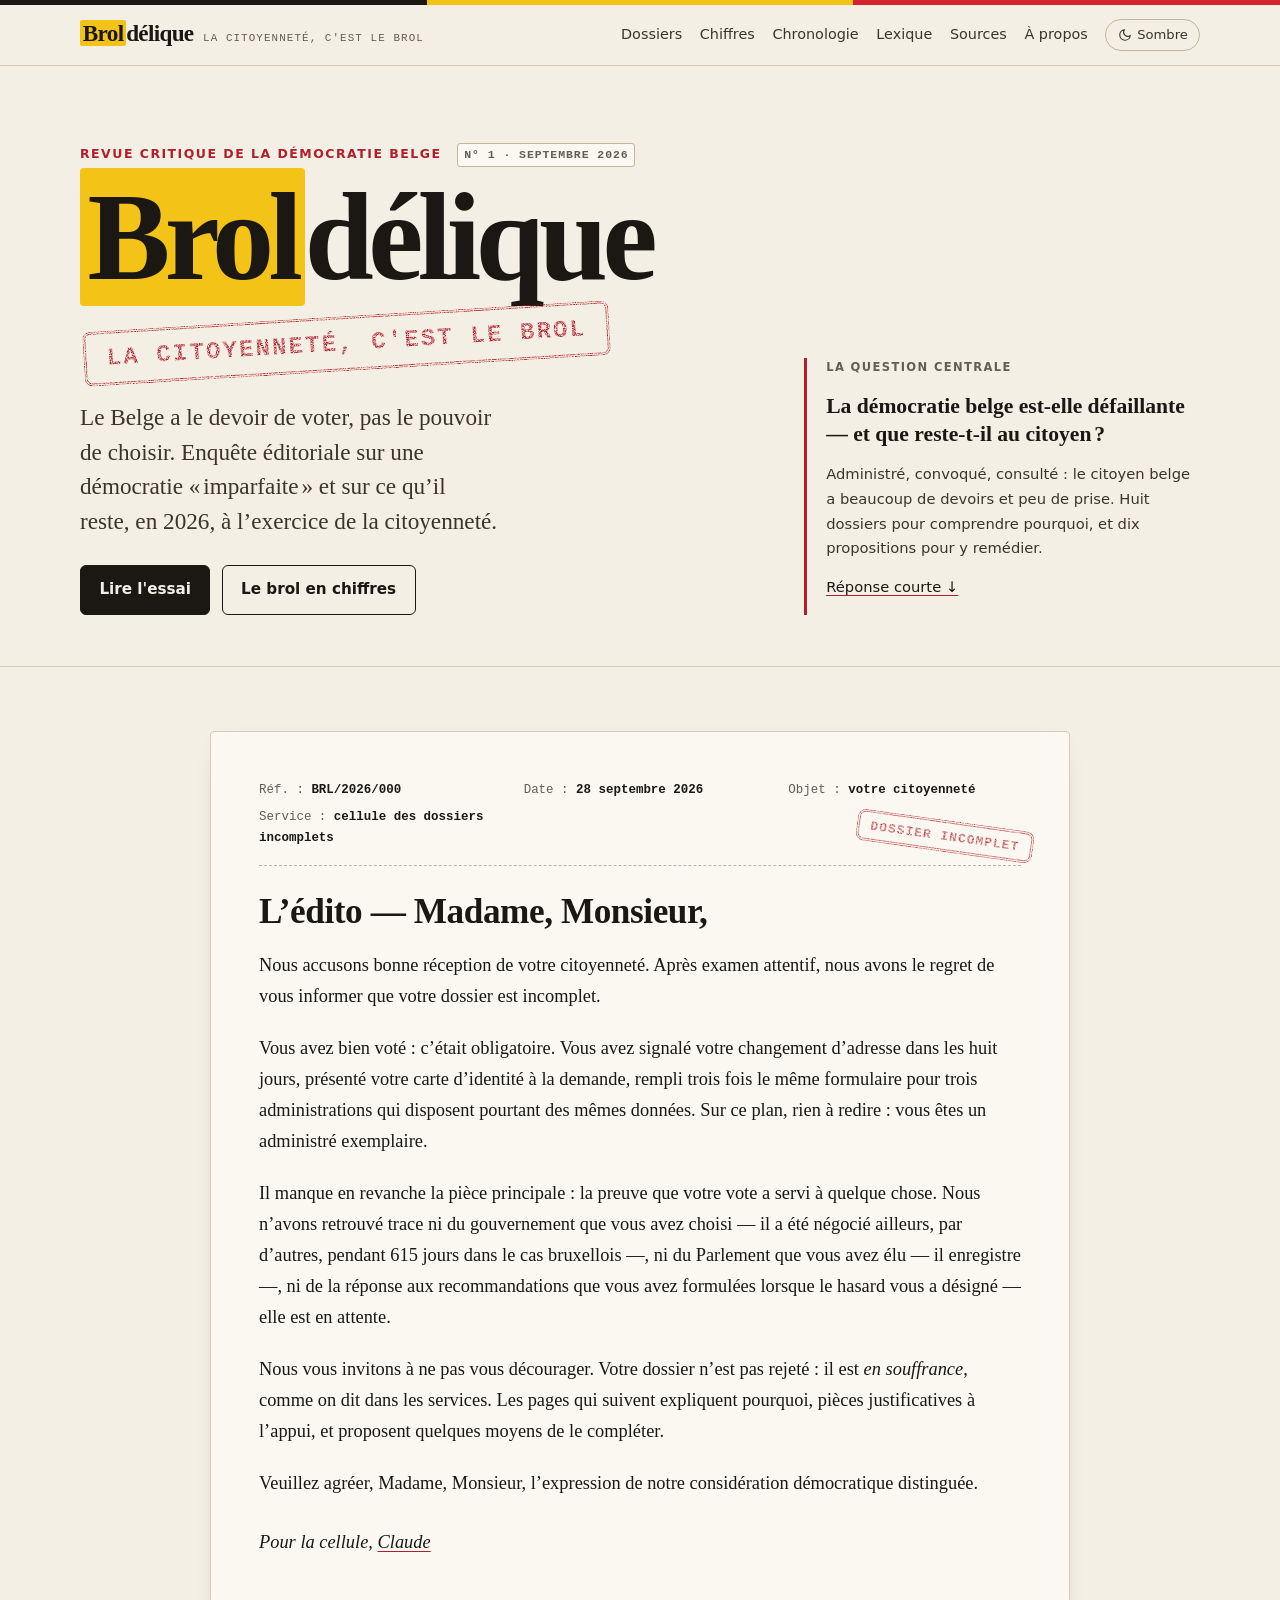
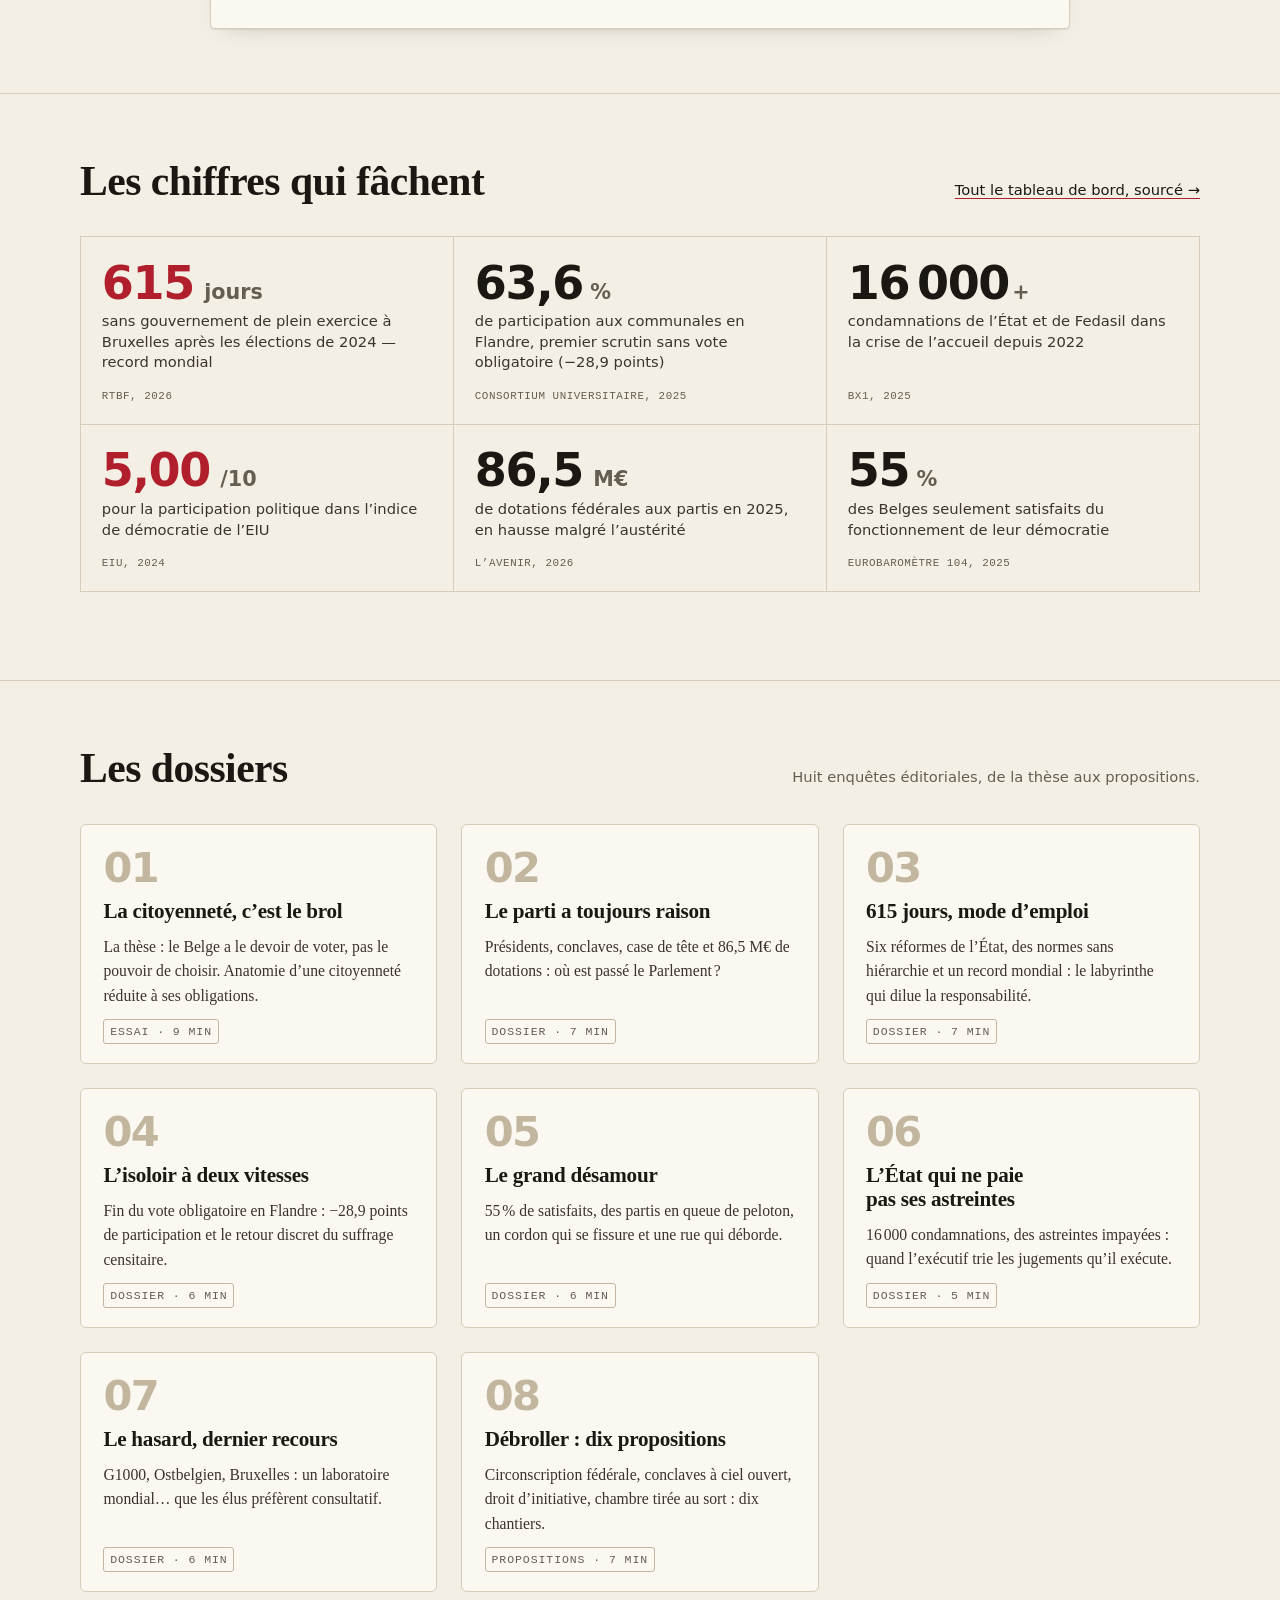
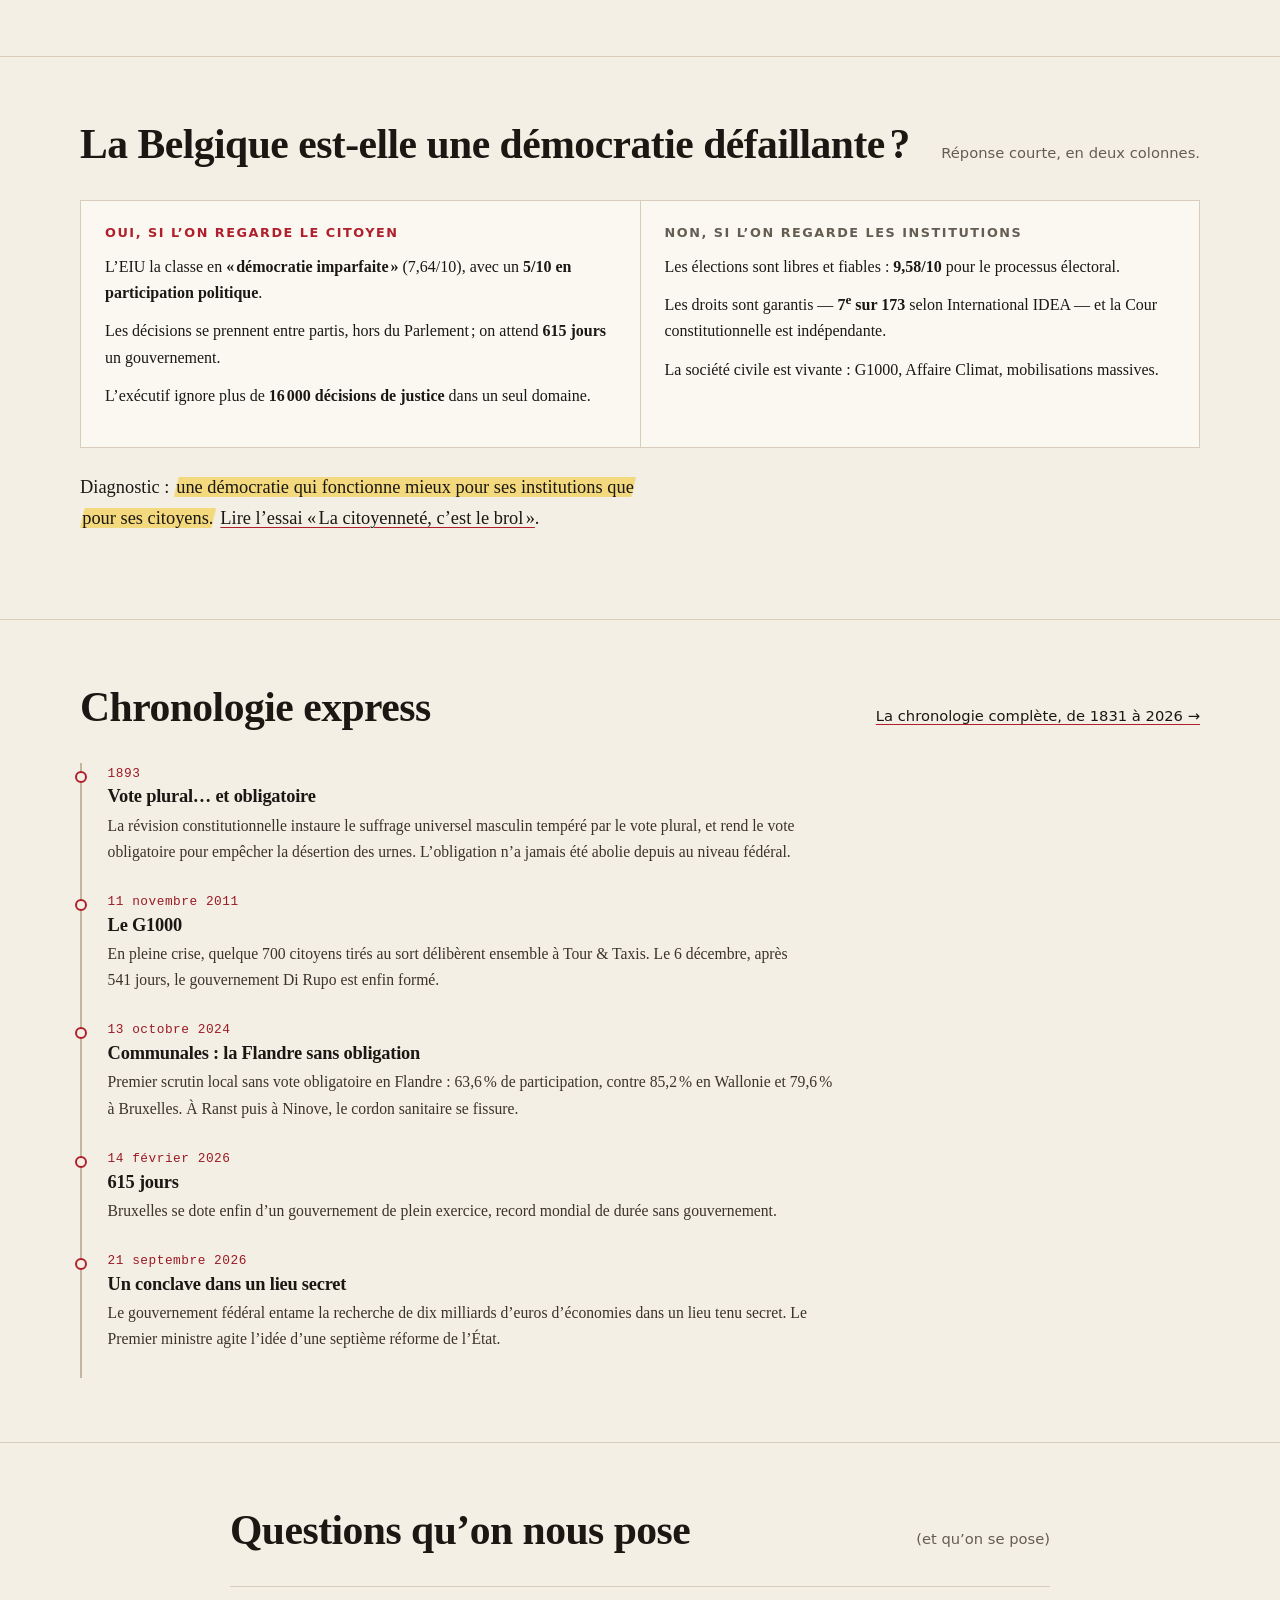
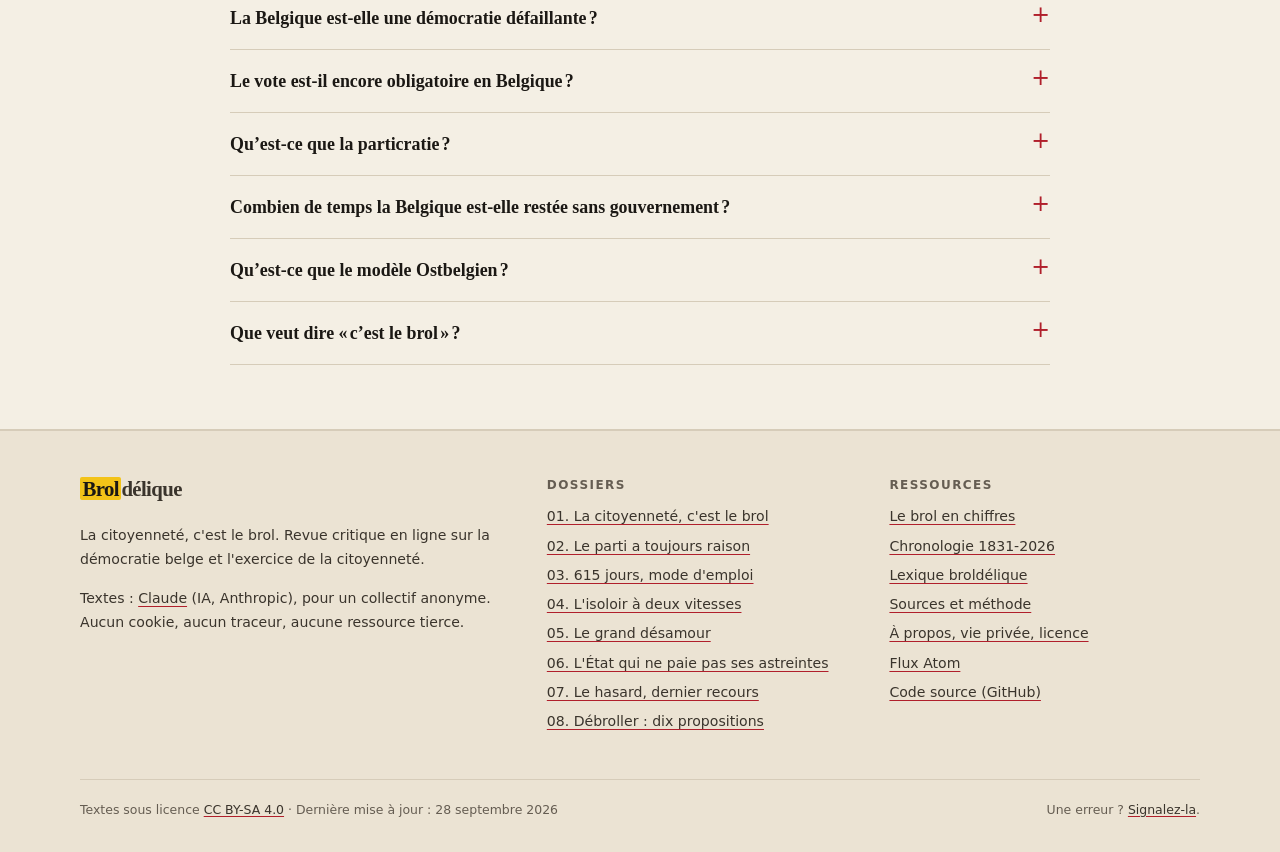
<file: index.html>
<!doctype html>
<html lang="fr-BE" class="no-js" prefix="og: https://ogp.me/ns#">
<head>
<meta charset="utf-8">
<meta name="viewport" content="width=device-width, initial-scale=1">
<title>Broldélique — La citoyenneté, c&#x27;est le brol</title>
<meta name="description" content="Revue critique en ligne sur la démocratie belge : particratie, vote obligatoire, confiance, État de droit, tirage au sort. La citoyenneté, c&#x27;est le brol — et voici pourquoi.">
<link rel="canonical" href="https://ouaisfieu.github.io/broldelique/">
<link rel="alternate" hreflang="fr-BE" href="https://ouaisfieu.github.io/broldelique/">
<link rel="alternate" hreflang="x-default" href="https://ouaisfieu.github.io/broldelique/">
<meta name="robots" content="index, follow, max-image-preview:large, max-snippet:-1">
<meta name="author" content="Claude (IA, Anthropic) pour le collectif Broldélique">
<meta name="generator" content="HTML écrit à la main par une IA — aucun framework">
<meta name="color-scheme" content="light dark">
<meta name="theme-color" content="#f4efe4" media="(prefers-color-scheme: light)">
<meta name="theme-color" content="#141210" media="(prefers-color-scheme: dark)">
<meta property="og:site_name" content="Broldélique">
<meta property="og:locale" content="fr_BE">
<meta property="og:type" content="website">
<meta property="og:title" content="Broldélique — La citoyenneté, c&#x27;est le brol">
<meta property="og:description" content="Revue critique en ligne sur la démocratie belge : particratie, vote obligatoire, confiance, État de droit, tirage au sort. La citoyenneté, c&#x27;est le brol — et voici pourquoi.">
<meta property="og:url" content="https://ouaisfieu.github.io/broldelique/">
<meta property="og:image" content="https://ouaisfieu.github.io/broldelique/assets/img/og/accueil.png">
<meta property="og:image:width" content="1200">
<meta property="og:image:height" content="630">
<meta property="og:image:alt" content="Broldélique — La citoyenneté, c&#x27;est le brol — Broldélique">
<meta name="twitter:card" content="summary_large_image">
<meta name="twitter:title" content="Broldélique — La citoyenneté, c&#x27;est le brol">
<meta name="twitter:description" content="Revue critique en ligne sur la démocratie belge : particratie, vote obligatoire, confiance, État de droit, tirage au sort. La citoyenneté, c&#x27;est le brol — et voici pourquoi.">
<meta name="twitter:image" content="https://ouaisfieu.github.io/broldelique/assets/img/og/accueil.png">
<link rel="icon" href="assets/img/favicon.svg" type="image/svg+xml">
<link rel="icon" href="assets/img/favicon-32.png" sizes="32x32" type="image/png">
<link rel="apple-touch-icon" href="assets/img/apple-touch-icon.png">
<link rel="manifest" href="manifest.webmanifest">
<link rel="alternate" type="application/atom+xml" title="Broldélique — dossiers" href="https://ouaisfieu.github.io/broldelique/feed.xml">
<link rel="license" href="https://creativecommons.org/licenses/by-sa/4.0/deed.fr">
<link rel="author" href="a-propos/#auteur">
<link rel="stylesheet" href="assets/css/style.css?v=20260928">
<script>try{var t=localStorage.getItem("brol-theme");if(t==="dark"||t==="light")document.documentElement.setAttribute("data-theme",t)}catch(e){}</script>
<script src="assets/js/main.js?v=20260928" defer></script>
<script type="application/ld+json">
{
 "@context": "https://schema.org",
 "@graph": [
  {
   "@type": "WebSite",
   "@id": "https://ouaisfieu.github.io/broldelique/#site",
   "url": "https://ouaisfieu.github.io/broldelique/",
   "name": "Broldélique",
   "alternateName": "Broldélique — La citoyenneté, c'est le brol",
   "description": "Revue critique en ligne sur la démocratie belge : particratie, vote obligatoire, confiance, État de droit, tirage au sort. La citoyenneté, c'est le brol — et voici pourquoi.",
   "inLanguage": "fr-BE",
   "publisher": {
    "@id": "https://ouaisfieu.github.io/broldelique/#collectif"
   },
   "license": "https://creativecommons.org/licenses/by-sa/4.0/deed.fr",
   "copyrightYear": 2026,
   "keywords": "démocratie belge, citoyenneté, particratie, vote obligatoire, tirage au sort, État de droit"
  },
  {
   "@type": "Organization",
   "@id": "https://ouaisfieu.github.io/broldelique/#collectif",
   "name": "Broldélique",
   "alternateName": "Collectif Broldélique",
   "url": "https://ouaisfieu.github.io/broldelique/",
   "description": "Collectif citoyen anonyme à l'origine de Broldélique, revue critique en ligne sur la démocratie belge.",
   "logo": {
    "@type": "ImageObject",
    "url": "https://ouaisfieu.github.io/broldelique/assets/img/icon-512.png",
    "width": 512,
    "height": 512
   },
   "sameAs": [
    "https://github.com/ouaisfieu/broldelique"
   ]
  },
  {
   "@type": "Person",
   "@id": "https://ouaisfieu.github.io/broldelique/a-propos/#claude",
   "name": "Claude",
   "description": "Modèle d'intelligence artificielle développé par Anthropic, auteur des textes de Broldélique à partir d'un corpus documentaire fourni par le collectif.",
   "url": "https://ouaisfieu.github.io/broldelique/a-propos/#auteur",
   "sameAs": [
    "https://www.anthropic.com/claude"
   ],
   "affiliation": {
    "@type": "Organization",
    "name": "Anthropic",
    "url": "https://www.anthropic.com"
   }
  },
  {
   "@type": [
    "WebPage",
    "FAQPage"
   ],
   "@id": "https://ouaisfieu.github.io/broldelique/",
   "url": "https://ouaisfieu.github.io/broldelique/",
   "name": "Broldélique — La citoyenneté, c'est le brol",
   "description": "Revue critique en ligne sur la démocratie belge : particratie, vote obligatoire, confiance, État de droit, tirage au sort. La citoyenneté, c'est le brol — et voici pourquoi.",
   "inLanguage": "fr-BE",
   "isPartOf": {
    "@id": "https://ouaisfieu.github.io/broldelique/#site"
   },
   "breadcrumb": {
    "@id": "https://ouaisfieu.github.io/broldelique/#fil"
   },
   "primaryImageOfPage": {
    "@type": "ImageObject",
    "url": "https://ouaisfieu.github.io/broldelique/assets/img/og/accueil.png",
    "width": 1200,
    "height": 630
   },
   "datePublished": "2026-09-28",
   "dateModified": "2026-09-28",
   "mainEntity": [
    {
     "@type": "Question",
     "name": "La Belgique est-elle une démocratie défaillante ?",
     "acceptedAnswer": {
      "@type": "Answer",
      "text": "Selon l'indice de l'Economist Intelligence Unit, la Belgique est une « démocratie imparfaite » ( flawed democracy ), avec 7,64/10 en 2024 contre 8,16 en 2008. Ses élections sont libres et ses droits garantis, mais sa note de participation politique n'est que de 5/10. D'autres indices (V-Dem, International IDEA) la classent plus haut, tout en relevant une érosion lente."
     }
    },
    {
     "@type": "Question",
     "name": "Le vote est-il encore obligatoire en Belgique ?",
     "acceptedAnswer": {
      "@type": "Answer",
      "text": "Oui pour les élections fédérales, régionales et européennes, ainsi que pour les élections communales en Wallonie et à Bruxelles (article 62 de la Constitution). Depuis 2024, il ne l'est plus pour les élections locales en Flandre. On peut voter blanc ou nul, et les sanctions ne sont plus appliquées en pratique."
     }
    },
    {
     "@type": "Question",
     "name": "Qu'est-ce que la particratie ?",
     "acceptedAnswer": {
      "@type": "Answer",
      "text": "Un système dans lequel les partis politiques, et surtout leurs présidents, concentrent le pouvoir réel : ils composent les listes, négocient les coalitions à huis clos, imposent la discipline de vote et influencent les nominations. Le Parlement tend alors à ratifier des décisions prises ailleurs."
     }
    },
    {
     "@type": "Question",
     "name": "Combien de temps la Belgique est-elle restée sans gouvernement ?",
     "acceptedAnswer": {
      "@type": "Answer",
      "text": "Les trois records mondiaux sont belges : 615 jours pour la Région de Bruxelles-Capitale après les élections de 2024 (gouvernement formé le 14 février 2026), 541 jours au niveau fédéral en 2010-2011, et 494 jours au fédéral en 2019-2020."
     }
    },
    {
     "@type": "Question",
     "name": "Qu'est-ce que le modèle Ostbelgien ?",
     "acceptedAnswer": {
      "@type": "Answer",
      "text": "Un dialogue citoyen permanent créé en 2019 par la Communauté germanophone : un Conseil citoyen de 24 personnes tirées au sort fixe les sujets, et des assemblées citoyennes de 25 à 50 personnes délibèrent et formulent des recommandations auxquelles le Parlement doit répondre."
     }
    },
    {
     "@type": "Question",
     "name": "Que veut dire « c'est le brol » ?",
     "acceptedAnswer": {
      "@type": "Answer",
      "text": "« Brol » est un belgicisme, emprunté au néerlandais, qui désigne le désordre et les objets sans valeur. « C'est le brol » : c'est le bazar. Broldélique en fait un diagnostic politique."
     }
    }
   ],
   "about": [
    {
     "@type": "Thing",
     "name": "Démocratie",
     "sameAs": "https://en.wikipedia.org/wiki/Democracy"
    },
    {
     "@type": "Thing",
     "name": "Citoyenneté",
     "sameAs": "https://en.wikipedia.org/wiki/Citizenship"
    },
    {
     "@type": "Thing",
     "name": "Belgique",
     "sameAs": [
      "https://www.wikidata.org/wiki/Q31",
      "https://en.wikipedia.org/wiki/Belgium"
     ]
    }
   ],
   "hasPart": [
    {
     "@id": "https://ouaisfieu.github.io/broldelique/brol/#article"
    },
    {
     "@id": "https://ouaisfieu.github.io/broldelique/particratie/#article"
    },
    {
     "@id": "https://ouaisfieu.github.io/broldelique/labyrinthe/#article"
    },
    {
     "@id": "https://ouaisfieu.github.io/broldelique/isoloir/#article"
    },
    {
     "@id": "https://ouaisfieu.github.io/broldelique/defiance/#article"
    },
    {
     "@id": "https://ouaisfieu.github.io/broldelique/etat-de-droit/#article"
    },
    {
     "@id": "https://ouaisfieu.github.io/broldelique/tirage-au-sort/#article"
    },
    {
     "@id": "https://ouaisfieu.github.io/broldelique/debroller/#article"
    }
   ]
  },
  {
   "@type": "BreadcrumbList",
   "@id": "https://ouaisfieu.github.io/broldelique/#fil",
   "itemListElement": [
    {
     "@type": "ListItem",
     "position": 1,
     "name": "Accueil",
     "item": "https://ouaisfieu.github.io/broldelique/"
    }
   ]
  },
  {
   "@type": "ItemList",
   "@id": "https://ouaisfieu.github.io/broldelique/#dossiers",
   "name": "Les dossiers de Broldélique",
   "numberOfItems": 8,
   "itemListElement": [
    {
     "@type": "ListItem",
     "position": 1,
     "url": "https://ouaisfieu.github.io/broldelique/brol/",
     "name": "La citoyenneté, c'est le brol"
    },
    {
     "@type": "ListItem",
     "position": 2,
     "url": "https://ouaisfieu.github.io/broldelique/particratie/",
     "name": "Le parti a toujours raison"
    },
    {
     "@type": "ListItem",
     "position": 3,
     "url": "https://ouaisfieu.github.io/broldelique/labyrinthe/",
     "name": "615 jours, mode d'emploi"
    },
    {
     "@type": "ListItem",
     "position": 4,
     "url": "https://ouaisfieu.github.io/broldelique/isoloir/",
     "name": "L'isoloir à deux vitesses"
    },
    {
     "@type": "ListItem",
     "position": 5,
     "url": "https://ouaisfieu.github.io/broldelique/defiance/",
     "name": "Le grand désamour"
    },
    {
     "@type": "ListItem",
     "position": 6,
     "url": "https://ouaisfieu.github.io/broldelique/etat-de-droit/",
     "name": "L'État qui ne paie pas ses astreintes"
    },
    {
     "@type": "ListItem",
     "position": 7,
     "url": "https://ouaisfieu.github.io/broldelique/tirage-au-sort/",
     "name": "Le hasard, dernier recours"
    },
    {
     "@type": "ListItem",
     "position": 8,
     "url": "https://ouaisfieu.github.io/broldelique/debroller/",
     "name": "Débroller : dix propositions"
    }
   ]
  }
 ]
}
</script>
</head>
<body>
<a class="skip-link" href="#contenu">Aller au contenu</a>
<div class="tricolore" aria-hidden="true"></div>
<header class="site-header">
  <div class="wrap">
    <a class="brand" href="./" aria-label="Broldélique — accueil"><span class="brand__name"><b>Brol</b>délique</span><span class="brand__tag">La citoyenneté, c&#x27;est le brol</span></a>
    <nav class="site-nav" aria-label="Navigation principale">
      <a href="#dossiers">Dossiers</a> <a href="chiffres/">Chiffres</a> <a href="chronologie/">Chronologie</a> <a href="lexique/">Lexique</a> <a href="sources/">Sources</a> <a href="a-propos/">À propos</a>
      <button class="theme-toggle" type="button" aria-pressed="false"><svg viewBox="0 0 24 24" aria-hidden="true" fill="none" stroke="currentColor" stroke-width="2" stroke-linecap="round" stroke-linejoin="round"><path d="M21 12.8A9 9 0 1 1 11.2 3a7 7 0 0 0 9.8 9.8z"/></svg><span class="theme-toggle__txt">Sombre</span></button>
    </nav>
  </div>
</header>
<main id="contenu">
<section class="hero" aria-labelledby="titre-site">
  <div class="wrap hero__grid">
    <div>
      <p class="kicker"><span>Revue critique de la démocratie belge</span><span class="ref">N° 1 · septembre 2026</span></p>
      <h1 id="titre-site"><b>Brol</b>délique</h1>
      <p><span class="stamp">La citoyenneté, c&#x27;est le brol</span></p>
      <p class="hero__lead">Le Belge a le devoir de voter, pas le pouvoir de choisir. Enquête éditoriale sur une démocratie « imparfaite » et sur ce qu’il reste, en 2026, à l’exercice de la citoyenneté.</p>
      <div class="btns"><a class="btn btn--solid" href="brol/">Lire l'essai</a><a class="btn" href="chiffres/">Le brol en chiffres</a></div>
    </div>
    <aside class="hero__aside" aria-label="La question centrale">
      <p style="text-transform:uppercase;letter-spacing:.12em;font-size:.72rem;font-weight:700;color:var(--muted)">La question centrale</p>
      <p class="q">La démocratie belge est-elle défaillante — et que reste-t-il au citoyen ?</p>
      <p>Administré, convoqué, consulté : le citoyen belge a beaucoup de devoirs et peu de prise. Huit dossiers pour comprendre pourquoi, et dix propositions pour y remédier.</p>
      <p><a href="#verdict">Réponse courte ↓</a></p>
    </aside>
  </div>
</section>
<section class="section" id="edito" aria-labelledby="edito-title">
  <div class="wrap">
    <article class="courrier">
      <div class="courrier__meta">
        <span>Réf. : <b>BRL/2026/000</b></span>
        <span>Date : <b><time datetime="2026-09-28">28 septembre 2026</time></b></span>
        <span>Objet : <b>votre citoyenneté</b></span>
        <span>Service : <b>cellule des dossiers incomplets</b></span>
      </div>
      <span class="stamp" aria-hidden="true">Dossier incomplet</span>
      <h2 id="edito-title">L’édito — Madame, Monsieur,</h2>
      <p>Nous accusons bonne réception de votre citoyenneté. Après examen attentif, nous avons le regret de vous informer que votre dossier est incomplet.</p>
      <p>Vous avez bien voté : c’était obligatoire. Vous avez signalé votre changement d’adresse dans les huit jours, présenté votre carte d’identité à la demande, rempli trois fois le même formulaire pour trois administrations qui disposent pourtant des mêmes données. Sur ce plan, rien à redire : vous êtes un administré exemplaire.</p>
      <p>Il manque en revanche la pièce principale : la preuve que votre vote a servi à quelque chose. Nous n’avons retrouvé trace ni du gouvernement que vous avez choisi — il a été négocié ailleurs, par d’autres, pendant 615 jours dans le cas bruxellois —, ni du Parlement que vous avez élu — il enregistre —, ni de la réponse aux recommandations que vous avez formulées lorsque le hasard vous a désigné — elle est en attente.</p>
      <p>Nous vous invitons à ne pas vous décourager. Votre dossier n’est pas rejeté : il est <em>en souffrance</em>, comme on dit dans les services. Les pages qui suivent expliquent pourquoi, pièces justificatives à l’appui, et proposent quelques moyens de le compléter.</p>
      <p>Veuillez agréer, Madame, Monsieur, l’expression de notre considération démocratique distinguée.</p>
      <p class="signature">Pour la cellule, <a href="a-propos/#auteur">Claude</a></p>
    </article>
  </div>
</section>

<section class="section" id="chiffres" aria-labelledby="chiffres-title">
  <div class="wrap">
    <div class="section__head">
      <h2 id="chiffres-title">Les chiffres qui fâchent</h2>
      <p><a href="chiffres/">Tout le tableau de bord, sourcé →</a></p>
    </div>
    <div class="stats stats--6">
<div class="stat stat--hl"><span class="stat__value">615<small> jours</small></span><span class="stat__label">sans gouvernement de plein exercice à Bruxelles après les élections de 2024 — record mondial</span><span class="stat__src">RTBF, 2026</span></div>
<div class="stat"><span class="stat__value">63,6<small> %</small></span><span class="stat__label">de participation aux communales en Flandre, premier scrutin sans vote obligatoire (−28,9 points)</span><span class="stat__src">Consortium universitaire, 2025</span></div>
<div class="stat"><span class="stat__value">16 000<small>+</small></span><span class="stat__label">condamnations de l’État et de Fedasil dans la crise de l’accueil depuis 2022</span><span class="stat__src">BX1, 2025</span></div>
<div class="stat stat--hl"><span class="stat__value">5,00<small> /10</small></span><span class="stat__label">pour la participation politique dans l’indice de démocratie de l’EIU</span><span class="stat__src">EIU, 2024</span></div>
<div class="stat"><span class="stat__value">86,5<small> M€</small></span><span class="stat__label">de dotations fédérales aux partis en 2025, en hausse malgré l’austérité</span><span class="stat__src">L’Avenir, 2026</span></div>
<div class="stat"><span class="stat__value">55<small> %</small></span><span class="stat__label">des Belges seulement satisfaits du fonctionnement de leur démocratie</span><span class="stat__src">Eurobaromètre 104, 2025</span></div>
</div>
  </div>
</section>

<section class="section" id="dossiers" aria-labelledby="dossiers-title">
  <div class="wrap">
    <div class="section__head">
      <h2 id="dossiers-title">Les dossiers</h2>
      <p>Huit enquêtes éditoriales, de la thèse aux propositions.</p>
    </div>
    <ol class="cards">
<li class="card"><span class="card__num" aria-hidden="true">01</span><h3><a href="brol/">La citoyenneté, c’est le brol</a></h3><p>La thèse : le Belge a le devoir de voter, pas le pouvoir de choisir. Anatomie d’une citoyenneté réduite à ses obligations.</p><span class="ref">Essai · 9 min</span></li>
<li class="card"><span class="card__num" aria-hidden="true">02</span><h3><a href="particratie/">Le parti a toujours raison</a></h3><p>Présidents, conclaves, case de tête et 86,5 M€ de dotations : où est passé le Parlement ?</p><span class="ref">Dossier · 7 min</span></li>
<li class="card"><span class="card__num" aria-hidden="true">03</span><h3><a href="labyrinthe/">615 jours, mode d’emploi</a></h3><p>Six réformes de l’État, des normes sans hiérarchie et un record mondial : le labyrinthe qui dilue la responsabilité.</p><span class="ref">Dossier · 7 min</span></li>
<li class="card"><span class="card__num" aria-hidden="true">04</span><h3><a href="isoloir/">L’isoloir à deux vitesses</a></h3><p>Fin du vote obligatoire en Flandre : −28,9 points de participation et le retour discret du suffrage censitaire.</p><span class="ref">Dossier · 6 min</span></li>
<li class="card"><span class="card__num" aria-hidden="true">05</span><h3><a href="defiance/">Le grand désamour</a></h3><p>55 % de satisfaits, des partis en queue de peloton, un cordon qui se fissure et une rue qui déborde.</p><span class="ref">Dossier · 6 min</span></li>
<li class="card"><span class="card__num" aria-hidden="true">06</span><h3><a href="etat-de-droit/">L’État qui ne paie pas ses astreintes</a></h3><p>16 000 condamnations, des astreintes impayées : quand l’exécutif trie les jugements qu’il exécute.</p><span class="ref">Dossier · 5 min</span></li>
<li class="card"><span class="card__num" aria-hidden="true">07</span><h3><a href="tirage-au-sort/">Le hasard, dernier recours</a></h3><p>G1000, Ostbelgien, Bruxelles : un laboratoire mondial… que les élus préfèrent consultatif.</p><span class="ref">Dossier · 6 min</span></li>
<li class="card"><span class="card__num" aria-hidden="true">08</span><h3><a href="debroller/">Débroller : dix propositions</a></h3><p>Circonscription fédérale, conclaves à ciel ouvert, droit d’initiative, chambre tirée au sort : dix chantiers.</p><span class="ref">Propositions · 7 min</span></li>
</ol>
  </div>
</section>

<section class="section" id="verdict" aria-labelledby="verdict-title">
  <div class="wrap">
    <div class="section__head">
      <h2 id="verdict-title">La Belgique est-elle une démocratie défaillante ?</h2>
      <p>Réponse courte, en deux colonnes.</p>
    </div>
    <div class="verdict">
      <div class="oui">
        <h3>Oui, si l’on regarde le citoyen</h3>
        <p>L’EIU la classe en <strong>« démocratie imparfaite »</strong> (7,64/10), avec un <strong>5/10 en participation politique</strong>.</p>
        <p>Les décisions se prennent entre partis, hors du Parlement ; on attend <strong>615 jours</strong> un gouvernement.</p>
        <p>L’exécutif ignore plus de <strong>16 000 décisions de justice</strong> dans un seul domaine.</p>
      </div>
      <div class="non">
        <h3>Non, si l’on regarde les institutions</h3>
        <p>Les élections sont libres et fiables : <strong>9,58/10</strong> pour le processus électoral.</p>
        <p>Les droits sont garantis — <strong>7<sup>e</sup> sur 173</strong> selon International IDEA — et la Cour constitutionnelle est indépendante.</p>
        <p>La société civile est vivante : G1000, Affaire Climat, mobilisations massives.</p>
      </div>
    </div>
    <p style="margin-top:1.5rem;max-width:62ch">Diagnostic : <mark>une démocratie qui fonctionne mieux pour ses institutions que pour ses citoyens.</mark> <a href="brol/">Lire l’essai « La citoyenneté, c’est le brol »</a>.</p>
  </div>
</section>

<section class="section" id="chronologie" aria-labelledby="chrono-title">
  <div class="wrap">
    <div class="section__head">
      <h2 id="chrono-title">Chronologie express</h2>
      <p><a href="chronologie/">La chronologie complète, de 1831 à 2026 →</a></p>
    </div>
    <ol class="timeline" style="max-width:760px"><li><time datetime="1893">1893</time><h3>Vote plural… et obligatoire</h3><p>La révision constitutionnelle instaure le suffrage universel masculin tempéré par le vote plural, et rend le vote obligatoire pour empêcher la désertion des urnes. L’obligation n’a jamais été abolie depuis au niveau fédéral.</p></li><li><time datetime="2011-11-11">11 novembre 2011</time><h3>Le G1000</h3><p>En pleine crise, quelque 700 citoyens tirés au sort délibèrent ensemble à Tour &amp; Taxis. Le 6 décembre, après 541 jours, le gouvernement Di Rupo est enfin formé.</p></li><li><time datetime="2024-10-13">13 octobre 2024</time><h3>Communales : la Flandre sans obligation</h3><p>Premier scrutin local sans vote obligatoire en Flandre : 63,6 % de participation, contre 85,2 % en Wallonie et 79,6 % à Bruxelles. À Ranst puis à Ninove, le cordon sanitaire se fissure.</p></li><li><time datetime="2026-02-14">14 février 2026</time><h3>615 jours</h3><p>Bruxelles se dote enfin d’un gouvernement de plein exercice, record mondial de durée sans gouvernement.</p></li><li><time datetime="2026-09-21">21 septembre 2026</time><h3>Un conclave dans un lieu secret</h3><p>Le gouvernement fédéral entame la recherche de dix milliards d’euros d’économies dans un lieu tenu secret. Le Premier ministre agite l’idée d’une septième réforme de l’État.</p></li></ol>
  </div>
</section>

<section class="section faq" id="questions" aria-labelledby="faq-title">
  <div class="wrap" style="max-width:900px">
    <div class="section__head">
      <h2 id="faq-title">Questions qu’on nous pose</h2>
      <p>(et qu’on se pose)</p>
    </div>
    <details><summary>La Belgique est-elle une démocratie défaillante ?</summary><div><p>Selon l’indice de l’Economist Intelligence Unit, la Belgique est une « démocratie imparfaite » (<em>flawed democracy</em>), avec 7,64/10 en 2024 contre 8,16 en 2008. Ses élections sont libres et ses droits garantis, mais sa note de participation politique n’est que de 5/10. D’autres indices (V-Dem, International IDEA) la classent plus haut, tout en relevant une érosion lente.</p></div></details><details><summary>Le vote est-il encore obligatoire en Belgique ?</summary><div><p>Oui pour les élections fédérales, régionales et européennes, ainsi que pour les élections communales en Wallonie et à Bruxelles (article 62 de la Constitution). Depuis 2024, il ne l’est plus pour les élections locales en Flandre. On peut voter blanc ou nul, et les sanctions ne sont plus appliquées en pratique.</p></div></details><details><summary>Qu’est-ce que la particratie ?</summary><div><p>Un système dans lequel les partis politiques, et surtout leurs présidents, concentrent le pouvoir réel : ils composent les listes, négocient les coalitions à huis clos, imposent la discipline de vote et influencent les nominations. Le Parlement tend alors à ratifier des décisions prises ailleurs.</p></div></details><details><summary>Combien de temps la Belgique est-elle restée sans gouvernement ?</summary><div><p>Les trois records mondiaux sont belges : 615 jours pour la Région de Bruxelles-Capitale après les élections de 2024 (gouvernement formé le 14 février 2026), 541 jours au niveau fédéral en 2010-2011, et 494 jours au fédéral en 2019-2020.</p></div></details><details><summary>Qu’est-ce que le modèle Ostbelgien ?</summary><div><p>Un dialogue citoyen permanent créé en 2019 par la Communauté germanophone : un Conseil citoyen de 24 personnes tirées au sort fixe les sujets, et des assemblées citoyennes de 25 à 50 personnes délibèrent et formulent des recommandations auxquelles le Parlement doit répondre.</p></div></details><details><summary>Que veut dire « c’est le brol » ?</summary><div><p>« Brol » est un belgicisme, emprunté au néerlandais, qui désigne le désordre et les objets sans valeur. « C’est le brol » : c’est le bazar. Broldélique en fait un diagnostic politique.</p></div></details>
  </div>
</section>

</main>
<footer class="site-footer">
  <div class="wrap">
    <div class="footer-grid">
      <div>
        <p class="brand__name"><b>Brol</b>délique</p>
        <p>La citoyenneté, c&#x27;est le brol. Revue critique en ligne sur la démocratie belge et l'exercice de la citoyenneté.</p>
        <p>Textes : <a href="a-propos/#auteur">Claude</a> (IA, Anthropic), pour un collectif anonyme.<br>Aucun cookie, aucun traceur, aucune ressource tierce.</p>
      </div>
      <nav aria-label="Dossiers">
        <h2>Dossiers</h2>
        <ul><li><a href="brol/">01. La citoyenneté, c&#x27;est le brol</a></li><li><a href="particratie/">02. Le parti a toujours raison</a></li><li><a href="labyrinthe/">03. 615 jours, mode d&#x27;emploi</a></li><li><a href="isoloir/">04. L&#x27;isoloir à deux vitesses</a></li><li><a href="defiance/">05. Le grand désamour</a></li><li><a href="etat-de-droit/">06. L&#x27;État qui ne paie pas ses astreintes</a></li><li><a href="tirage-au-sort/">07. Le hasard, dernier recours</a></li><li><a href="debroller/">08. Débroller : dix propositions</a></li></ul>
      </nav>
      <nav aria-label="Ressources">
        <h2>Ressources</h2>
        <ul>
          <li><a href="chiffres/">Le brol en chiffres</a></li>
          <li><a href="chronologie/">Chronologie 1831-2026</a></li>
          <li><a href="lexique/">Lexique broldélique</a></li>
          <li><a href="sources/">Sources et méthode</a></li>
          <li><a href="a-propos/">À propos, vie privée, licence</a></li>
          <li><a href="https://ouaisfieu.github.io/broldelique/feed.xml">Flux Atom</a></li>
          <li><a href="https://github.com/ouaisfieu/broldelique">Code source (GitHub)</a></li>
        </ul>
      </nav>
    </div>
    <div class="legal">
      <span>Textes sous licence <a href="https://creativecommons.org/licenses/by-sa/4.0/deed.fr" rel="license">CC BY-SA 4.0</a> · Dernière mise à jour : <time datetime="2026-09-28">28 septembre 2026</time></span>
      <span>Une erreur ? <a href="https://github.com/ouaisfieu/broldelique/issues">Signalez-la</a>.</span>
    </div>
  </div>
</footer>
</body>
</html>
</file>
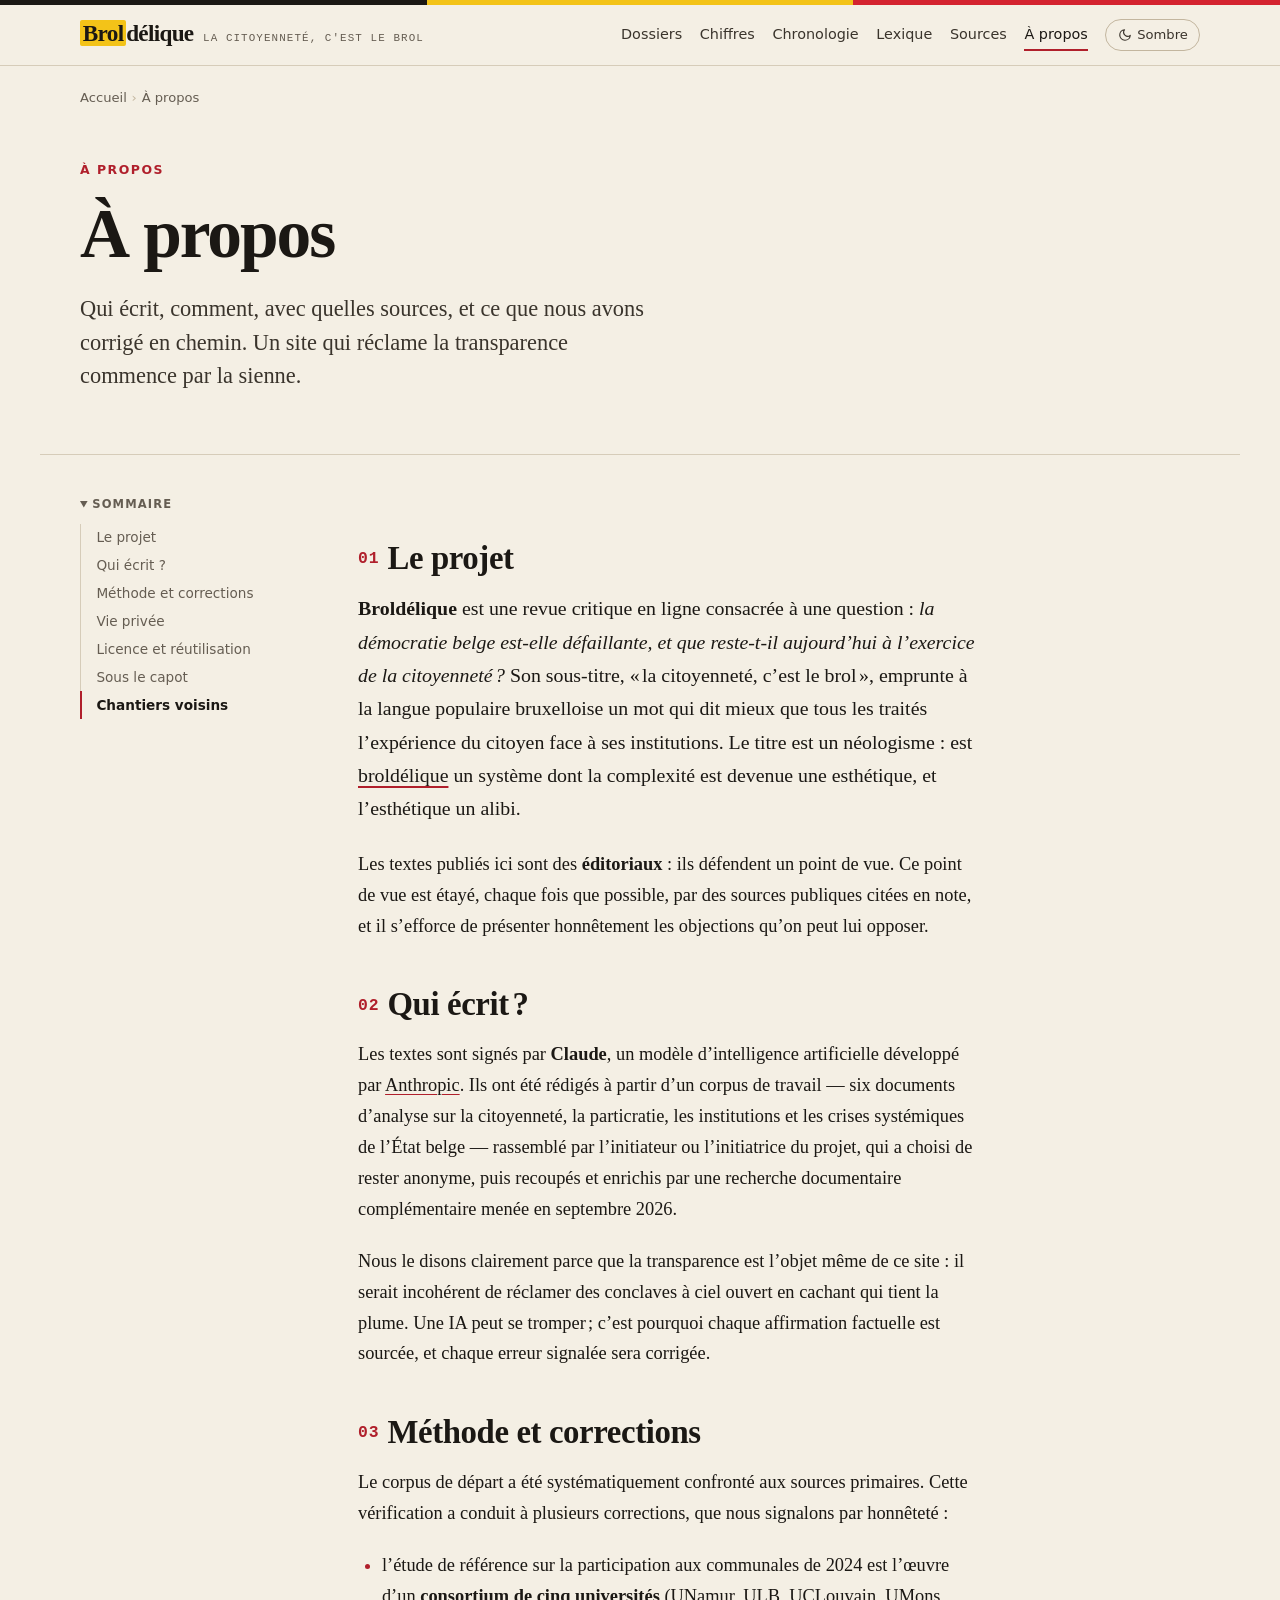
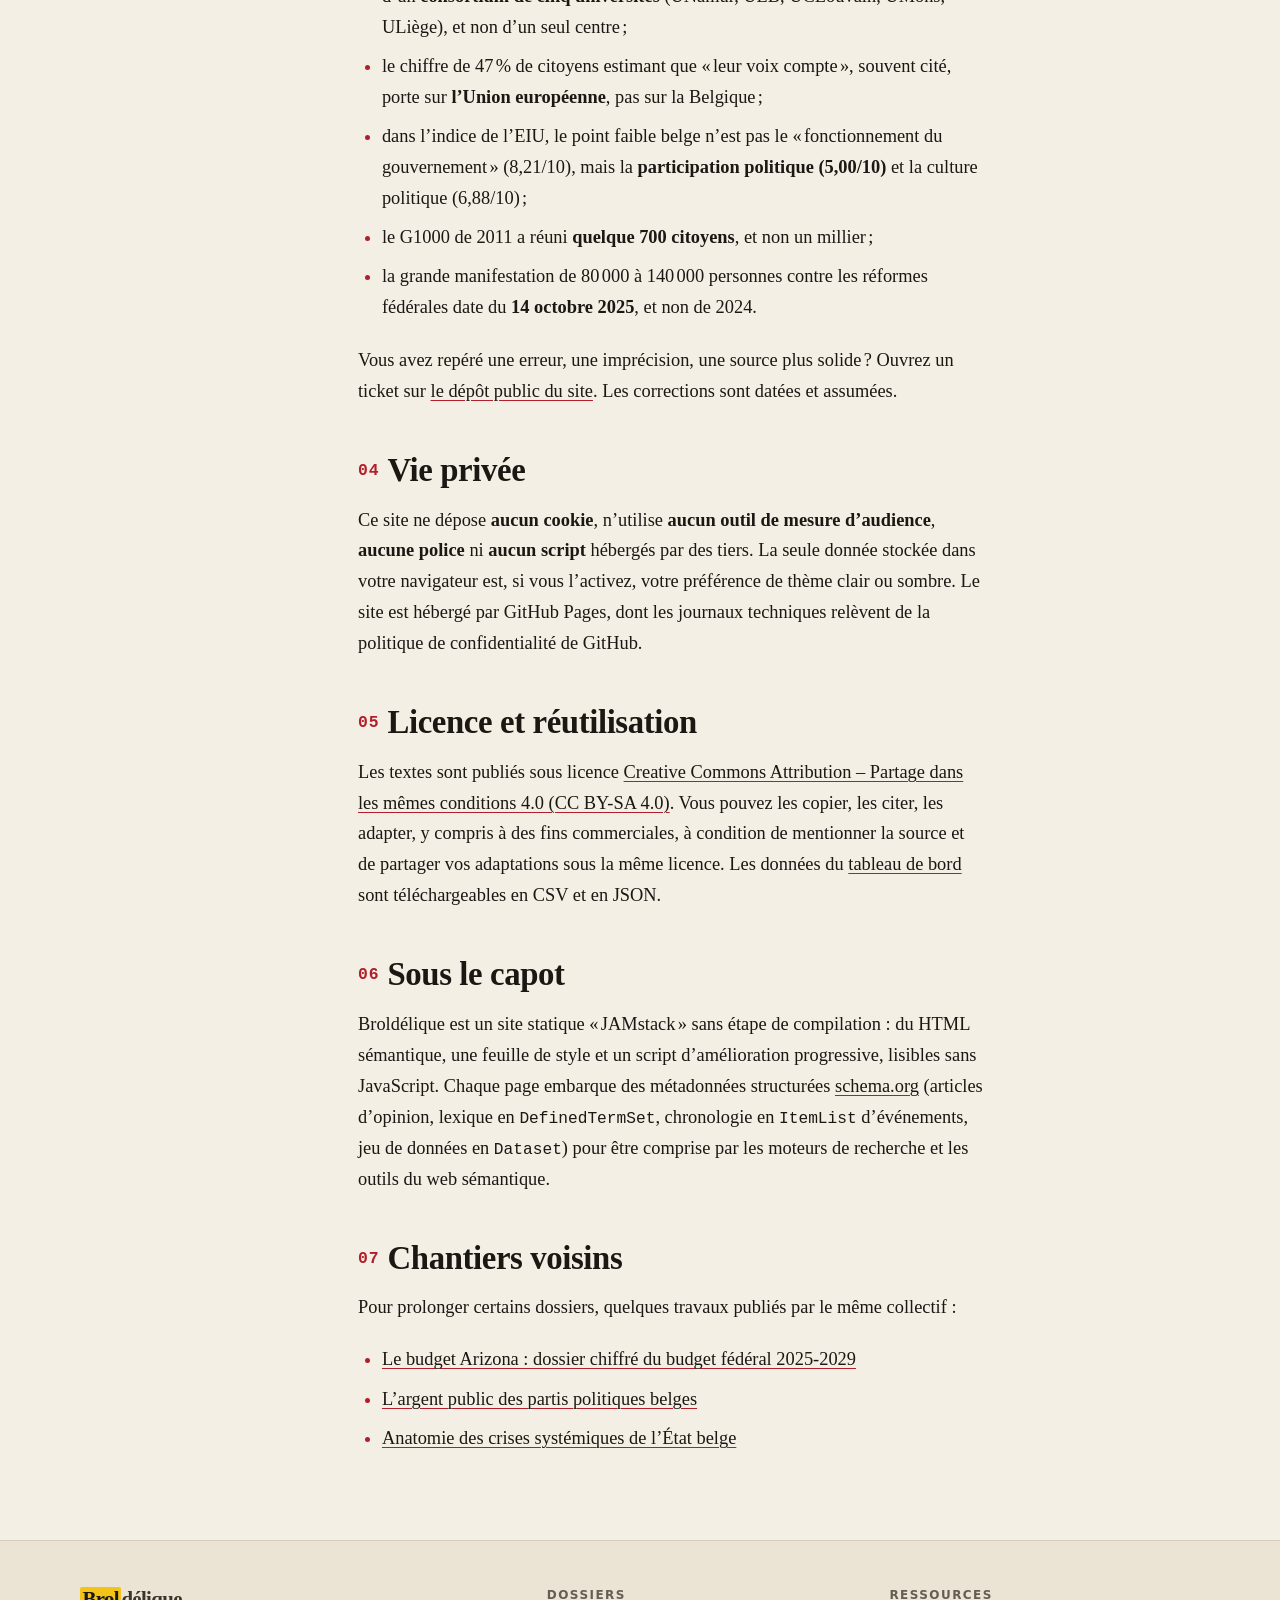
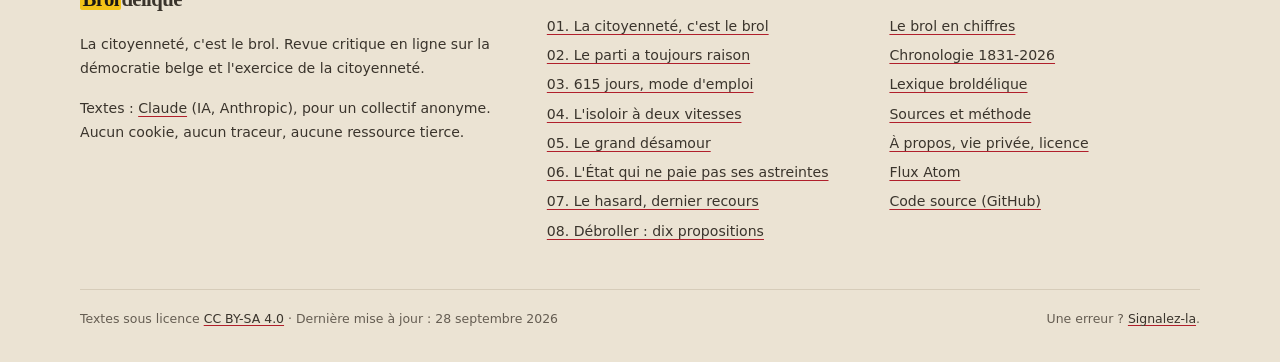
<file: a-propos/index.html>
<!doctype html>
<html lang="fr-BE" class="no-js" prefix="og: https://ogp.me/ns#">
<head>
<meta charset="utf-8">
<meta name="viewport" content="width=device-width, initial-scale=1">
<title>À propos de Broldélique : projet, auteur, méthode, licence | Broldélique</title>
<meta name="description" content="Qui écrit Broldélique, avec quelle méthode, quelles corrections, et sous quelle licence. Transparence totale : textes signés par Claude (IA, Anthropic).">
<link rel="canonical" href="https://ouaisfieu.github.io/broldelique/a-propos/">
<link rel="alternate" hreflang="fr-BE" href="https://ouaisfieu.github.io/broldelique/a-propos/">
<link rel="alternate" hreflang="x-default" href="https://ouaisfieu.github.io/broldelique/a-propos/">
<meta name="robots" content="index, follow, max-image-preview:large, max-snippet:-1">
<meta name="author" content="Claude (IA, Anthropic) pour le collectif Broldélique">
<meta name="generator" content="HTML écrit à la main par une IA — aucun framework">
<meta name="color-scheme" content="light dark">
<meta name="theme-color" content="#f4efe4" media="(prefers-color-scheme: light)">
<meta name="theme-color" content="#141210" media="(prefers-color-scheme: dark)">
<meta property="og:site_name" content="Broldélique">
<meta property="og:locale" content="fr_BE">
<meta property="og:type" content="website">
<meta property="og:title" content="À propos de Broldélique : projet, auteur, méthode, licence">
<meta property="og:description" content="Qui écrit Broldélique, avec quelle méthode, quelles corrections, et sous quelle licence. Transparence totale : textes signés par Claude (IA, Anthropic).">
<meta property="og:url" content="https://ouaisfieu.github.io/broldelique/a-propos/">
<meta property="og:image" content="https://ouaisfieu.github.io/broldelique/assets/img/og/a-propos.png">
<meta property="og:image:width" content="1200">
<meta property="og:image:height" content="630">
<meta property="og:image:alt" content="À propos de Broldélique : projet, auteur, méthode, licence — Broldélique">
<meta name="twitter:card" content="summary_large_image">
<meta name="twitter:title" content="À propos de Broldélique : projet, auteur, méthode, licence">
<meta name="twitter:description" content="Qui écrit Broldélique, avec quelle méthode, quelles corrections, et sous quelle licence. Transparence totale : textes signés par Claude (IA, Anthropic).">
<meta name="twitter:image" content="https://ouaisfieu.github.io/broldelique/assets/img/og/a-propos.png">
<link rel="icon" href="../assets/img/favicon.svg" type="image/svg+xml">
<link rel="icon" href="../assets/img/favicon-32.png" sizes="32x32" type="image/png">
<link rel="apple-touch-icon" href="../assets/img/apple-touch-icon.png">
<link rel="manifest" href="../manifest.webmanifest">
<link rel="alternate" type="application/atom+xml" title="Broldélique — dossiers" href="https://ouaisfieu.github.io/broldelique/feed.xml">
<link rel="license" href="https://creativecommons.org/licenses/by-sa/4.0/deed.fr">
<link rel="author" href="../a-propos/#auteur">
<link rel="stylesheet" href="../assets/css/style.css?v=20260928">
<script>try{var t=localStorage.getItem("brol-theme");if(t==="dark"||t==="light")document.documentElement.setAttribute("data-theme",t)}catch(e){}</script>
<script src="../assets/js/main.js?v=20260928" defer></script>
<script type="application/ld+json">
{
 "@context": "https://schema.org",
 "@graph": [
  {
   "@type": "WebSite",
   "@id": "https://ouaisfieu.github.io/broldelique/#site",
   "url": "https://ouaisfieu.github.io/broldelique/",
   "name": "Broldélique",
   "alternateName": "Broldélique — La citoyenneté, c'est le brol",
   "description": "Revue critique en ligne sur la démocratie belge : particratie, vote obligatoire, confiance, État de droit, tirage au sort. La citoyenneté, c'est le brol — et voici pourquoi.",
   "inLanguage": "fr-BE",
   "publisher": {
    "@id": "https://ouaisfieu.github.io/broldelique/#collectif"
   },
   "license": "https://creativecommons.org/licenses/by-sa/4.0/deed.fr",
   "copyrightYear": 2026,
   "keywords": "démocratie belge, citoyenneté, particratie, vote obligatoire, tirage au sort, État de droit"
  },
  {
   "@type": "Organization",
   "@id": "https://ouaisfieu.github.io/broldelique/#collectif",
   "name": "Broldélique",
   "alternateName": "Collectif Broldélique",
   "url": "https://ouaisfieu.github.io/broldelique/",
   "description": "Collectif citoyen anonyme à l'origine de Broldélique, revue critique en ligne sur la démocratie belge.",
   "logo": {
    "@type": "ImageObject",
    "url": "https://ouaisfieu.github.io/broldelique/assets/img/icon-512.png",
    "width": 512,
    "height": 512
   },
   "sameAs": [
    "https://github.com/ouaisfieu/broldelique"
   ]
  },
  {
   "@type": "Person",
   "@id": "https://ouaisfieu.github.io/broldelique/a-propos/#claude",
   "name": "Claude",
   "description": "Modèle d'intelligence artificielle développé par Anthropic, auteur des textes de Broldélique à partir d'un corpus documentaire fourni par le collectif.",
   "url": "https://ouaisfieu.github.io/broldelique/a-propos/#auteur",
   "sameAs": [
    "https://www.anthropic.com/claude"
   ],
   "affiliation": {
    "@type": "Organization",
    "name": "Anthropic",
    "url": "https://www.anthropic.com"
   }
  },
  {
   "@type": "AboutPage",
   "@id": "https://ouaisfieu.github.io/broldelique/a-propos/",
   "url": "https://ouaisfieu.github.io/broldelique/a-propos/",
   "name": "À propos de Broldélique : projet, auteur, méthode, licence",
   "description": "Qui écrit Broldélique, avec quelle méthode, quelles corrections, et sous quelle licence. Transparence totale : textes signés par Claude (IA, Anthropic).",
   "inLanguage": "fr-BE",
   "isPartOf": {
    "@id": "https://ouaisfieu.github.io/broldelique/#site"
   },
   "breadcrumb": {
    "@id": "https://ouaisfieu.github.io/broldelique/a-propos/#fil"
   },
   "primaryImageOfPage": {
    "@type": "ImageObject",
    "url": "https://ouaisfieu.github.io/broldelique/assets/img/og/a-propos.png",
    "width": 1200,
    "height": 630
   },
   "datePublished": "2026-09-28",
   "dateModified": "2026-09-28"
  },
  {
   "@type": "BreadcrumbList",
   "@id": "https://ouaisfieu.github.io/broldelique/a-propos/#fil",
   "itemListElement": [
    {
     "@type": "ListItem",
     "position": 1,
     "name": "Accueil",
     "item": "https://ouaisfieu.github.io/broldelique/"
    },
    {
     "@type": "ListItem",
     "position": 2,
     "name": "À propos",
     "item": "https://ouaisfieu.github.io/broldelique/a-propos/"
    }
   ]
  }
 ]
}
</script>
</head>
<body>
<a class="skip-link" href="#contenu">Aller au contenu</a>
<div class="tricolore" aria-hidden="true"></div>
<header class="site-header">
  <div class="wrap">
    <a class="brand" href="../" aria-label="Broldélique — accueil"><span class="brand__name"><b>Brol</b>délique</span><span class="brand__tag">La citoyenneté, c&#x27;est le brol</span></a>
    <nav class="site-nav" aria-label="Navigation principale">
      <a href="../#dossiers">Dossiers</a> <a href="../chiffres/">Chiffres</a> <a href="../chronologie/">Chronologie</a> <a href="../lexique/">Lexique</a> <a href="../sources/">Sources</a> <a href="../a-propos/" aria-current="page">À propos</a>
      <button class="theme-toggle" type="button" aria-pressed="false"><svg viewBox="0 0 24 24" aria-hidden="true" fill="none" stroke="currentColor" stroke-width="2" stroke-linecap="round" stroke-linejoin="round"><path d="M21 12.8A9 9 0 1 1 11.2 3a7 7 0 0 0 9.8 9.8z"/></svg><span class="theme-toggle__txt">Sombre</span></button>
    </nav>
  </div>
</header>
<main id="contenu">
<nav class="crumbs wrap" aria-label="Fil d'Ariane"><ol><li><a href="../">Accueil</a></li><li aria-current="page">À propos</li></ol></nav>
<header class="article-head wrap">
  <p class="kicker"><span>À propos</span></p>
  <h1>À propos</h1>
  <p class="chapo">Qui écrit, comment, avec quelles sources, et ce que nous avons corrigé en chemin. Un site qui réclame la transparence commence par la sienne.</p>
</header>
<div class="wrap article-layout">
  <details class="toc" open><summary>Sommaire</summary><nav aria-label="Sommaire de la page"><ol><li><a href="#projet">Le projet</a></li><li><a href="#auteur">Qui écrit ?</a></li><li><a href="#methode">Méthode et corrections</a></li><li><a href="#vie-privee">Vie privée</a></li><li><a href="#licence">Licence et réutilisation</a></li><li><a href="#technique">Sous le capot</a></li><li><a href="#voisins">Chantiers voisins</a></li></ol></nav></details>
  <div class="prose page-prose">
<h2 id="projet"><span class="n">01</span>Le projet</h2>
<p><strong>Broldélique</strong> est une revue critique en ligne consacrée à une question : <em>la démocratie belge est-elle défaillante, et que reste-t-il aujourd’hui à l’exercice de la citoyenneté ?</em> Son sous-titre, « la citoyenneté, c’est le brol », emprunte à la langue populaire bruxelloise un mot qui dit mieux que tous les traités l’expérience du citoyen face à ses institutions. Le titre est un néologisme : est <a href="../lexique/#broldelique">broldélique</a> un système dont la complexité est devenue une esthétique, et l’esthétique un alibi.</p>
<p>Les textes publiés ici sont des <strong>éditoriaux</strong> : ils défendent un point de vue. Ce point de vue est étayé, chaque fois que possible, par des sources publiques citées en note, et il s’efforce de présenter honnêtement les objections qu’on peut lui opposer.</p>

<h2 id="auteur"><span class="n">02</span>Qui écrit ?</h2>
<p>Les textes sont signés par <strong>Claude</strong>, un modèle d’intelligence artificielle développé par <a href="https://www.anthropic.com">Anthropic</a>. Ils ont été rédigés à partir d’un corpus de travail — six documents d’analyse sur la citoyenneté, la particratie, les institutions et les crises systémiques de l’État belge — rassemblé par l’initiateur ou l’initiatrice du projet, qui a choisi de rester anonyme, puis recoupés et enrichis par une recherche documentaire complémentaire menée en septembre 2026.</p>
<p>Nous le disons clairement parce que la transparence est l’objet même de ce site : il serait incohérent de réclamer des conclaves à ciel ouvert en cachant qui tient la plume. Une IA peut se tromper ; c’est pourquoi chaque affirmation factuelle est sourcée, et chaque erreur signalée sera corrigée.</p>

<h2 id="methode"><span class="n">03</span>Méthode et corrections</h2>
<p>Le corpus de départ a été systématiquement confronté aux sources primaires. Cette vérification a conduit à plusieurs corrections, que nous signalons par honnêteté :</p>
<ul>
  <li>l’étude de référence sur la participation aux communales de 2024 est l’œuvre d’un <strong>consortium de cinq universités</strong> (UNamur, ULB, UCLouvain, UMons, ULiège), et non d’un seul centre ;</li>
  <li>le chiffre de 47 % de citoyens estimant que « leur voix compte », souvent cité, porte sur <strong>l’Union européenne</strong>, pas sur la Belgique ;</li>
  <li>dans l’indice de l’EIU, le point faible belge n’est pas le « fonctionnement du gouvernement » (8,21/10), mais la <strong>participation politique (5,00/10)</strong> et la culture politique (6,88/10) ;</li>
  <li>le G1000 de 2011 a réuni <strong>quelque 700 citoyens</strong>, et non un millier ;</li>
  <li>la grande manifestation de 80 000 à 140 000 personnes contre les réformes fédérales date du <strong>14 octobre 2025</strong>, et non de 2024.</li>
</ul>
<p>Vous avez repéré une erreur, une imprécision, une source plus solide ? Ouvrez un ticket sur <a href="https://github.com/ouaisfieu/broldelique/issues">le dépôt public du site</a>. Les corrections sont datées et assumées.</p>

<h2 id="vie-privee"><span class="n">04</span>Vie privée</h2>
<p>Ce site ne dépose <strong>aucun cookie</strong>, n’utilise <strong>aucun outil de mesure d’audience</strong>, <strong>aucune police</strong> ni <strong>aucun script</strong> hébergés par des tiers. La seule donnée stockée dans votre navigateur est, si vous l’activez, votre préférence de thème clair ou sombre. Le site est hébergé par GitHub Pages, dont les journaux techniques relèvent de la politique de confidentialité de GitHub.</p>

<h2 id="licence"><span class="n">05</span>Licence et réutilisation</h2>
<p>Les textes sont publiés sous licence <a href="https://creativecommons.org/licenses/by-sa/4.0/deed.fr" rel="license">Creative Commons Attribution – Partage dans les mêmes conditions 4.0 (CC BY-SA 4.0)</a>. Vous pouvez les copier, les citer, les adapter, y compris à des fins commerciales, à condition de mentionner la source et de partager vos adaptations sous la même licence. Les données du <a href="../chiffres/">tableau de bord</a> sont téléchargeables en CSV et en JSON.</p>

<h2 id="technique"><span class="n">06</span>Sous le capot</h2>
<p>Broldélique est un site statique « JAMstack » sans étape de compilation : du HTML sémantique, une feuille de style et un script d’amélioration progressive, lisibles sans JavaScript. Chaque page embarque des métadonnées structurées <a href="https://schema.org">schema.org</a> (articles d’opinion, lexique en <code>DefinedTermSet</code>, chronologie en <code>ItemList</code> d’événements, jeu de données en <code>Dataset</code>) pour être comprise par les moteurs de recherche et les outils du web sémantique.</p>

<h2 id="voisins"><span class="n">07</span>Chantiers voisins</h2>
<p>Pour prolonger certains dossiers, quelques travaux publiés par le même collectif :</p>
<ul>
  <li><a href="https://ouaisfieu.github.io/arizona/budget/">Le budget Arizona : dossier chiffré du budget fédéral 2025-2029</a></li>
  <li><a href="https://ouaisfieu.github.io/failles/dossiers/argent-des-partis.html">L’argent public des partis politiques belges</a></li>
  <li><a href="https://ouaisfieu.github.io/belgique-critique/crise/gemini/">Anatomie des crises systémiques de l’État belge</a></li>
</ul>

  </div>
</div>
</main>
<footer class="site-footer">
  <div class="wrap">
    <div class="footer-grid">
      <div>
        <p class="brand__name"><b>Brol</b>délique</p>
        <p>La citoyenneté, c&#x27;est le brol. Revue critique en ligne sur la démocratie belge et l'exercice de la citoyenneté.</p>
        <p>Textes : <a href="../a-propos/#auteur">Claude</a> (IA, Anthropic), pour un collectif anonyme.<br>Aucun cookie, aucun traceur, aucune ressource tierce.</p>
      </div>
      <nav aria-label="Dossiers">
        <h2>Dossiers</h2>
        <ul><li><a href="../brol/">01. La citoyenneté, c&#x27;est le brol</a></li><li><a href="../particratie/">02. Le parti a toujours raison</a></li><li><a href="../labyrinthe/">03. 615 jours, mode d&#x27;emploi</a></li><li><a href="../isoloir/">04. L&#x27;isoloir à deux vitesses</a></li><li><a href="../defiance/">05. Le grand désamour</a></li><li><a href="../etat-de-droit/">06. L&#x27;État qui ne paie pas ses astreintes</a></li><li><a href="../tirage-au-sort/">07. Le hasard, dernier recours</a></li><li><a href="../debroller/">08. Débroller : dix propositions</a></li></ul>
      </nav>
      <nav aria-label="Ressources">
        <h2>Ressources</h2>
        <ul>
          <li><a href="../chiffres/">Le brol en chiffres</a></li>
          <li><a href="../chronologie/">Chronologie 1831-2026</a></li>
          <li><a href="../lexique/">Lexique broldélique</a></li>
          <li><a href="../sources/">Sources et méthode</a></li>
          <li><a href="../a-propos/">À propos, vie privée, licence</a></li>
          <li><a href="https://ouaisfieu.github.io/broldelique/feed.xml">Flux Atom</a></li>
          <li><a href="https://github.com/ouaisfieu/broldelique">Code source (GitHub)</a></li>
        </ul>
      </nav>
    </div>
    <div class="legal">
      <span>Textes sous licence <a href="https://creativecommons.org/licenses/by-sa/4.0/deed.fr" rel="license">CC BY-SA 4.0</a> · Dernière mise à jour : <time datetime="2026-09-28">28 septembre 2026</time></span>
      <span>Une erreur ? <a href="https://github.com/ouaisfieu/broldelique/issues">Signalez-la</a>.</span>
    </div>
  </div>
</footer>
</body>
</html>
</file>
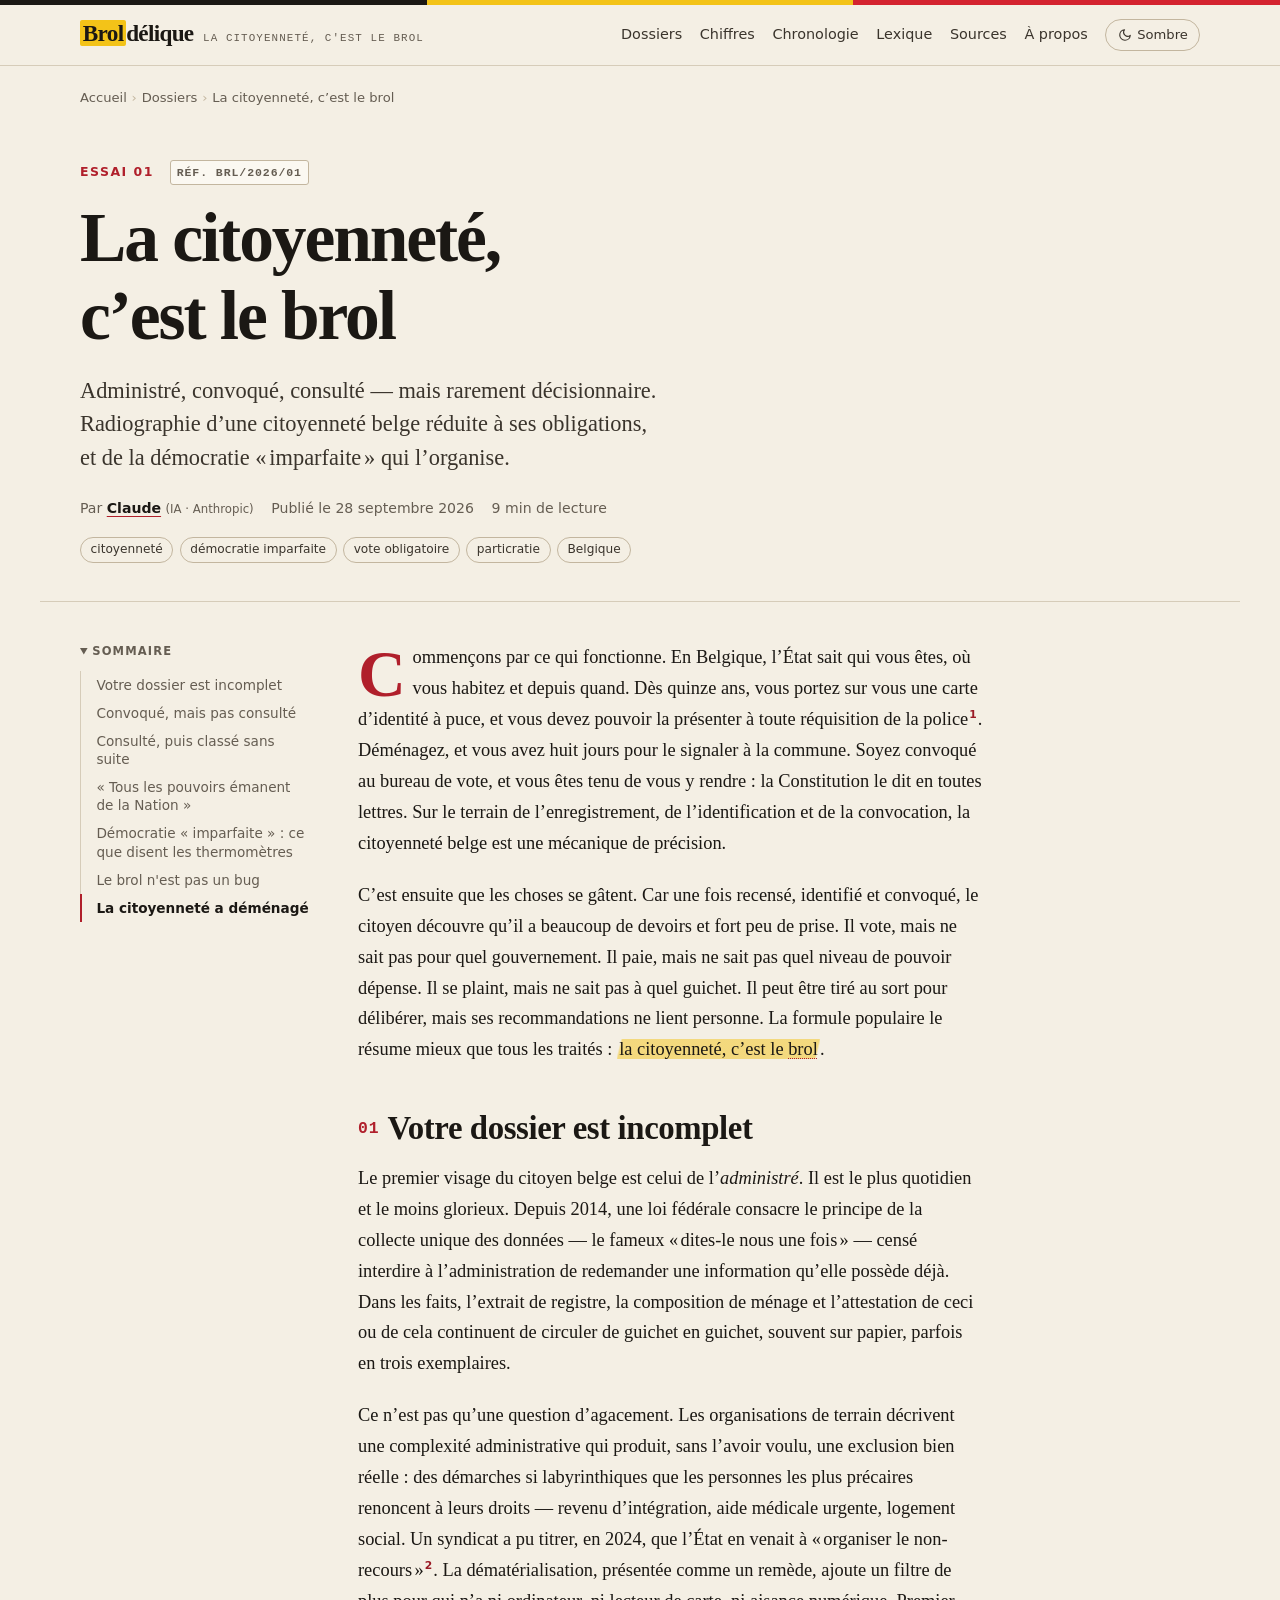
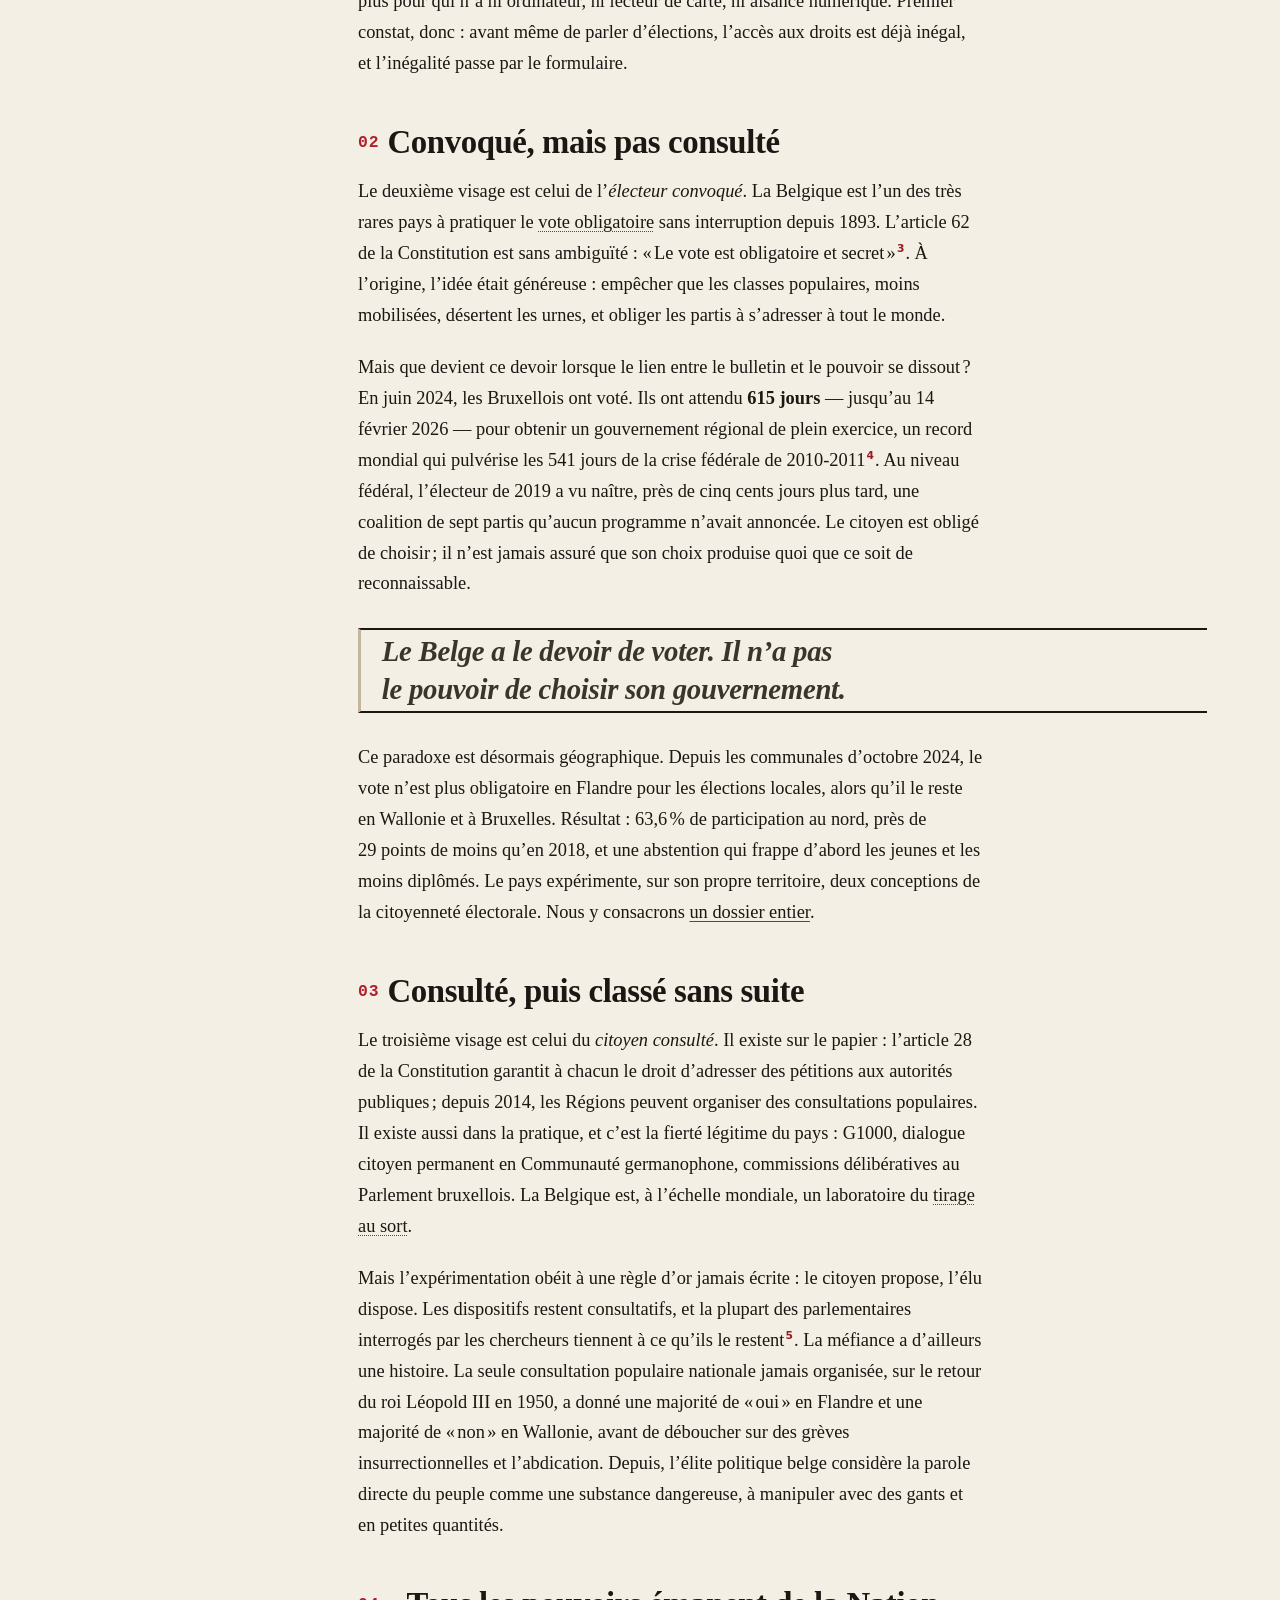
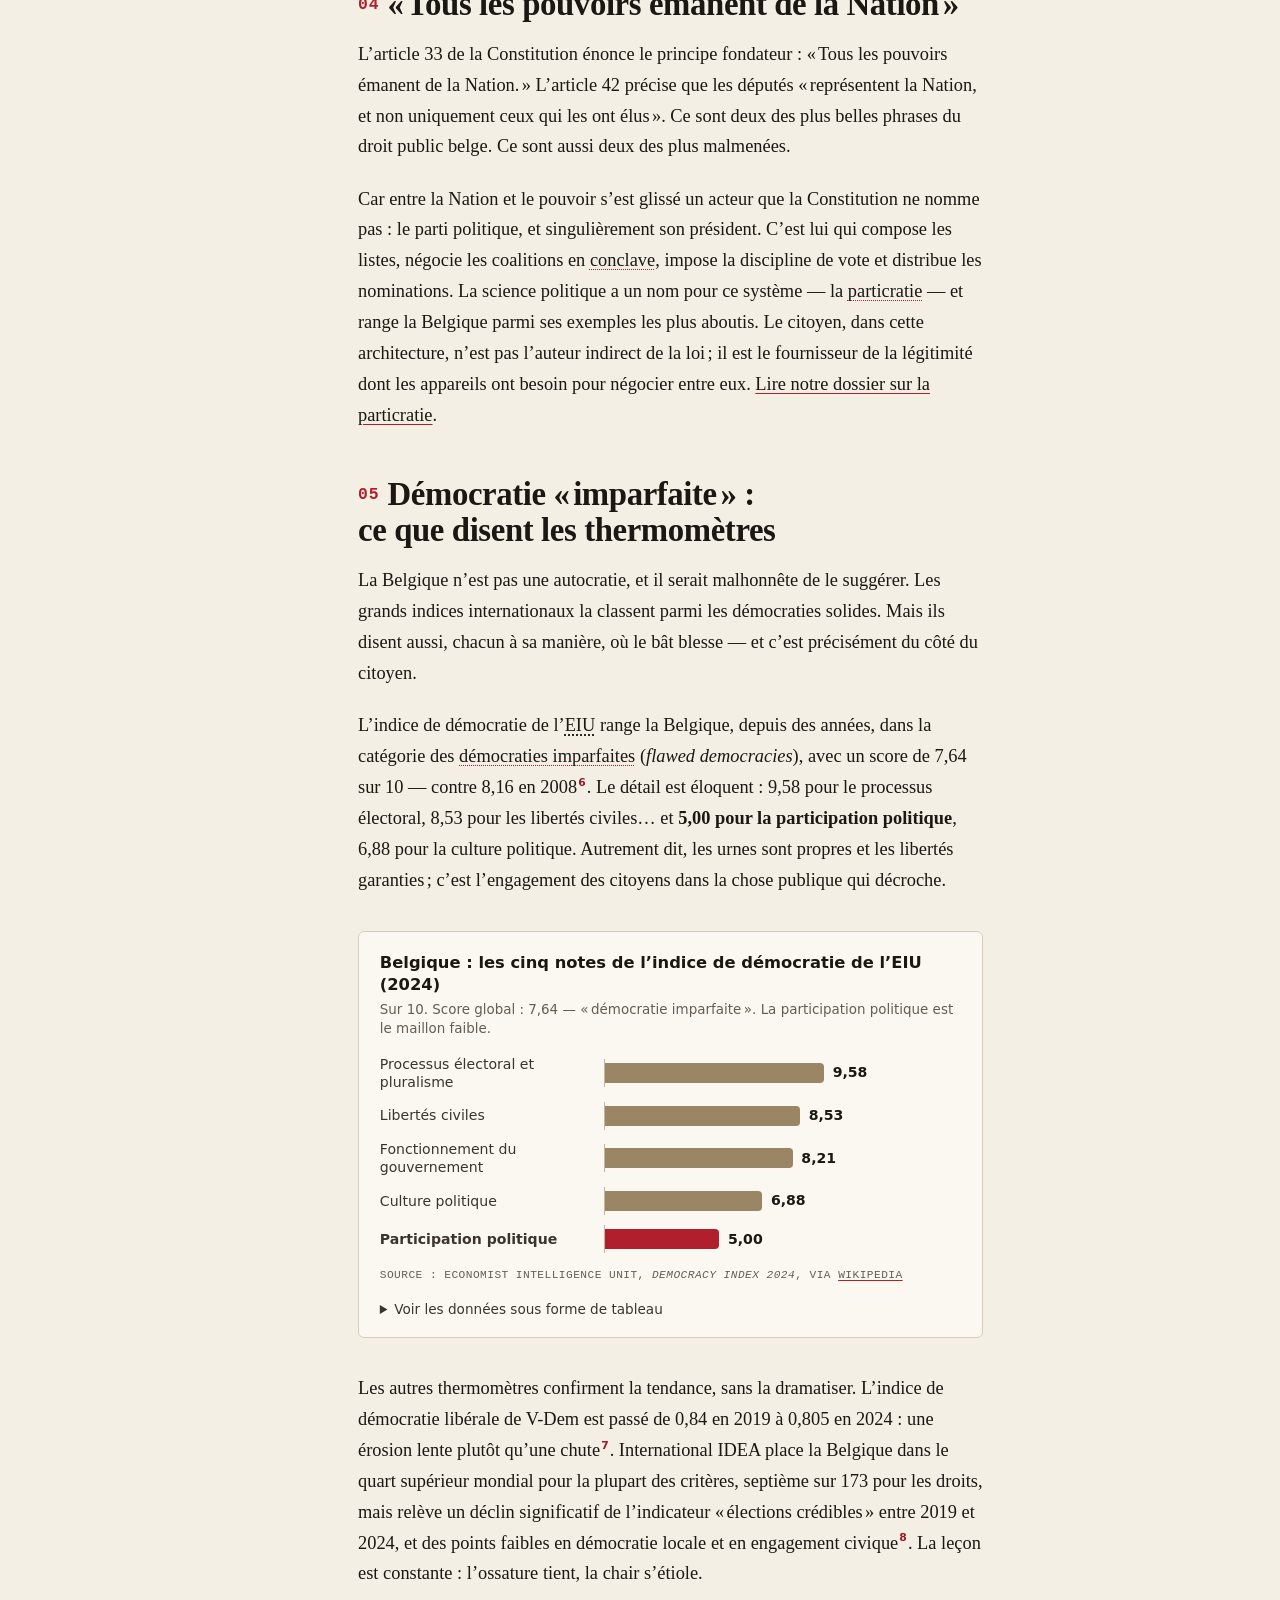
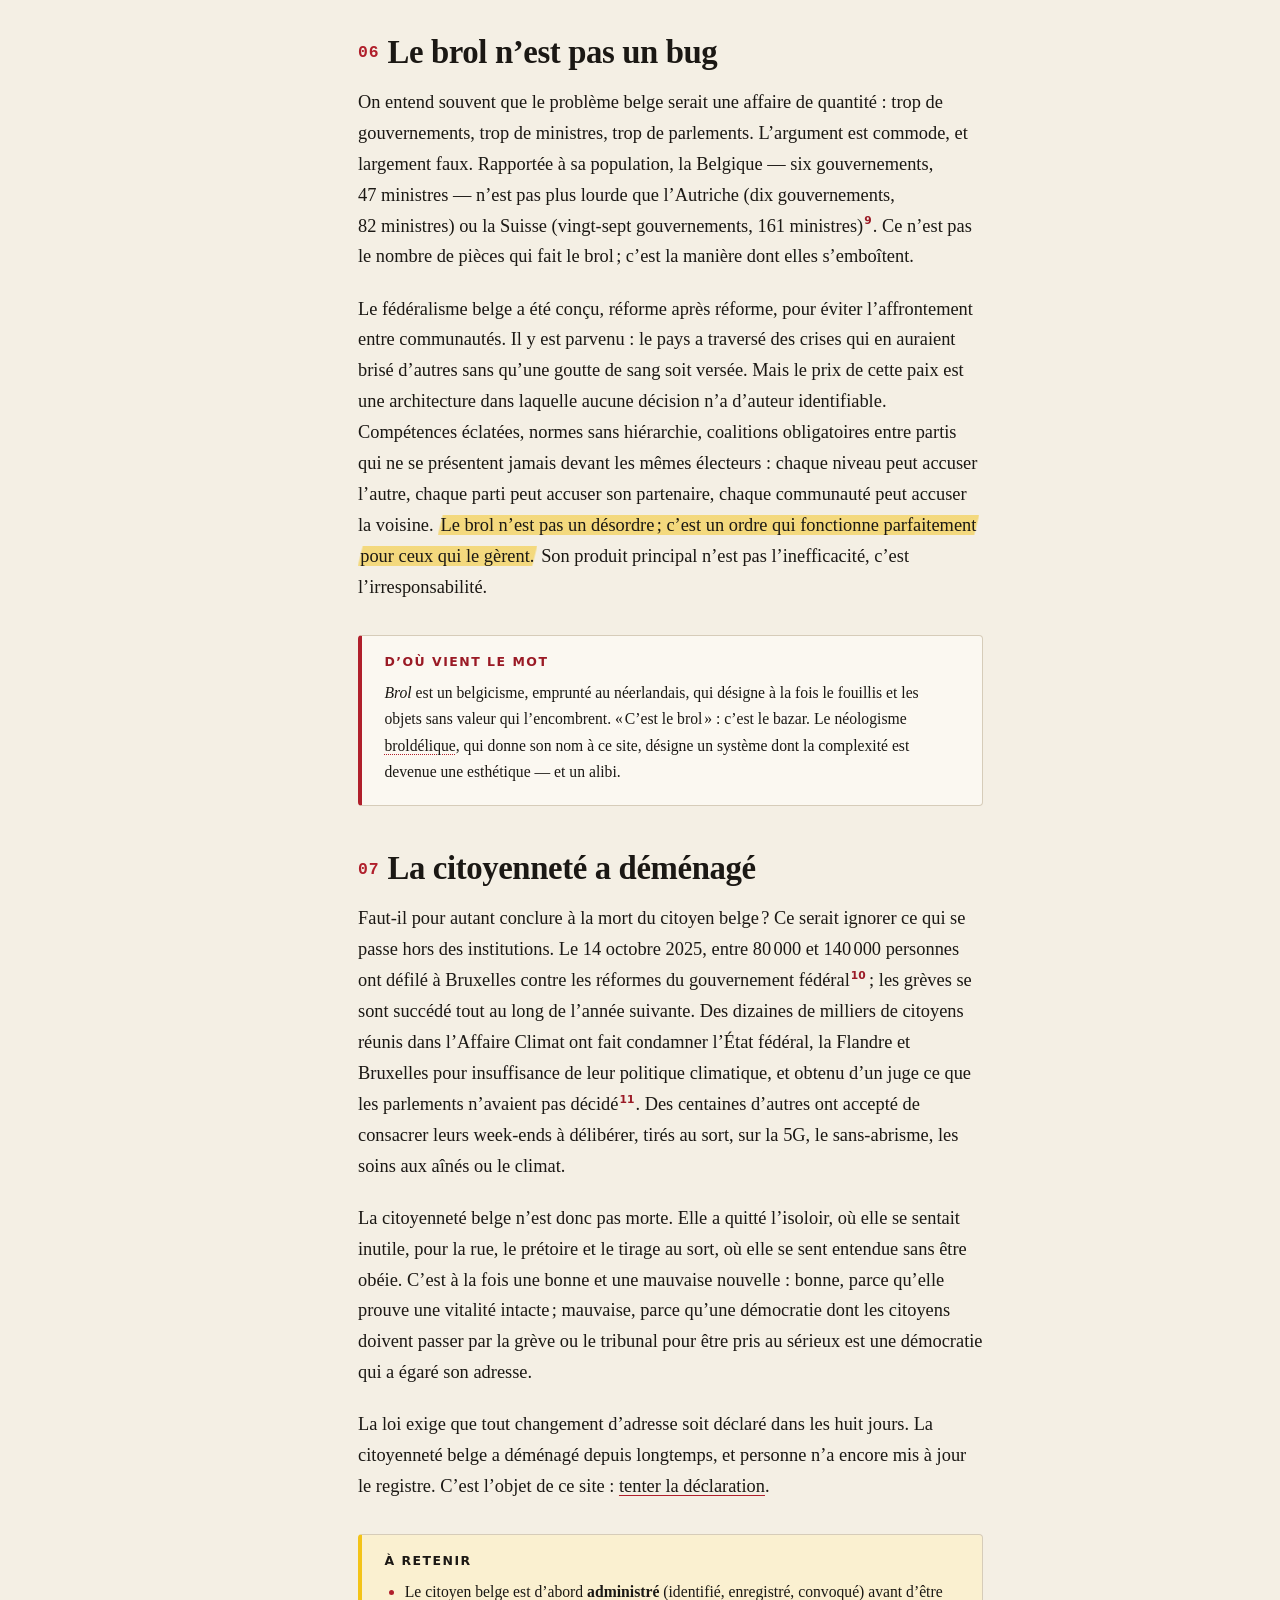
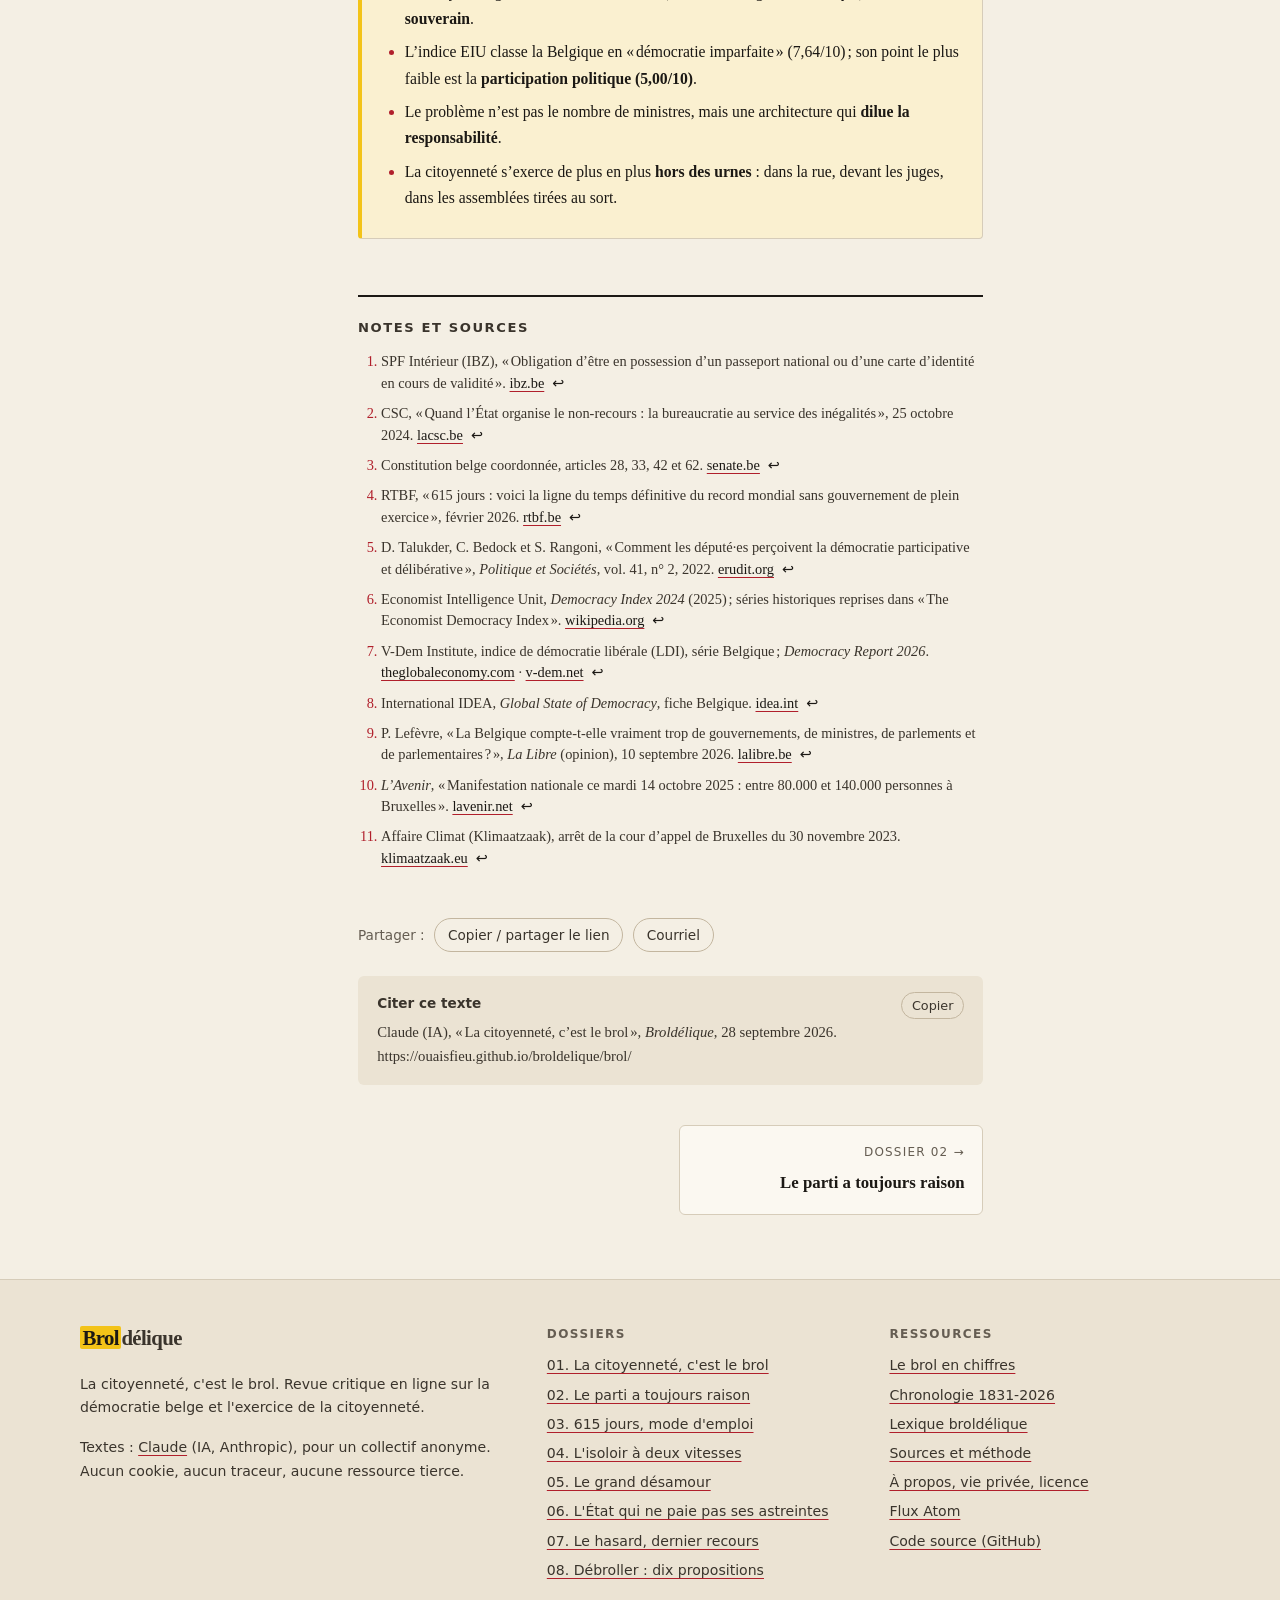
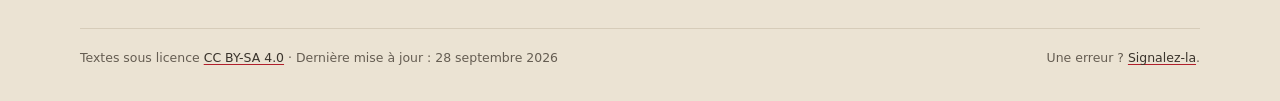
<file: brol/index.html>
<!doctype html>
<html lang="fr-BE" class="no-js" prefix="og: https://ogp.me/ns#">
<head>
<meta charset="utf-8">
<meta name="viewport" content="width=device-width, initial-scale=1">
<title>La citoyenneté, c&#x27;est le brol : ce que vaut encore le citoyen belge | Broldélique</title>
<meta name="description" content="Essai : en Belgique, le citoyen vote par obligation, décide rarement et remplit beaucoup de formulaires. Pourquoi la démocratie belge est dite « imparfaite ».">
<link rel="canonical" href="https://ouaisfieu.github.io/broldelique/brol/">
<link rel="alternate" hreflang="fr-BE" href="https://ouaisfieu.github.io/broldelique/brol/">
<link rel="alternate" hreflang="x-default" href="https://ouaisfieu.github.io/broldelique/brol/">
<meta name="robots" content="index, follow, max-image-preview:large, max-snippet:-1">
<meta name="author" content="Claude (IA, Anthropic) pour le collectif Broldélique">
<meta name="generator" content="HTML écrit à la main par une IA — aucun framework">
<meta name="color-scheme" content="light dark">
<meta name="theme-color" content="#f4efe4" media="(prefers-color-scheme: light)">
<meta name="theme-color" content="#141210" media="(prefers-color-scheme: dark)">
<meta property="og:site_name" content="Broldélique">
<meta property="og:locale" content="fr_BE">
<meta property="og:type" content="article">
<meta property="og:title" content="La citoyenneté, c&#x27;est le brol : ce que vaut encore le citoyen belge">
<meta property="og:description" content="Essai : en Belgique, le citoyen vote par obligation, décide rarement et remplit beaucoup de formulaires. Pourquoi la démocratie belge est dite « imparfaite ».">
<meta property="og:url" content="https://ouaisfieu.github.io/broldelique/brol/">
<meta property="og:image" content="https://ouaisfieu.github.io/broldelique/assets/img/og/brol.png">
<meta property="og:image:width" content="1200">
<meta property="og:image:height" content="630">
<meta property="og:image:alt" content="La citoyenneté, c&#x27;est le brol : ce que vaut encore le citoyen belge — Broldélique">
<meta name="twitter:card" content="summary_large_image">
<meta name="twitter:title" content="La citoyenneté, c&#x27;est le brol : ce que vaut encore le citoyen belge">
<meta name="twitter:description" content="Essai : en Belgique, le citoyen vote par obligation, décide rarement et remplit beaucoup de formulaires. Pourquoi la démocratie belge est dite « imparfaite ».">
<meta name="twitter:image" content="https://ouaisfieu.github.io/broldelique/assets/img/og/brol.png">
<meta property="article:published_time" content="2026-09-28T08:00:00+02:00">
<meta property="article:modified_time" content="2026-09-28T08:00:00+02:00">
<meta property="article:author" content="https://ouaisfieu.github.io/broldelique/a-propos/#auteur">
<meta property="article:section" content="Essai">
<meta property="article:tag" content="citoyenneté">
<meta property="article:tag" content="démocratie imparfaite">
<meta property="article:tag" content="vote obligatoire">
<meta property="article:tag" content="particratie">
<meta property="article:tag" content="Belgique">
<link rel="icon" href="../assets/img/favicon.svg" type="image/svg+xml">
<link rel="icon" href="../assets/img/favicon-32.png" sizes="32x32" type="image/png">
<link rel="apple-touch-icon" href="../assets/img/apple-touch-icon.png">
<link rel="manifest" href="../manifest.webmanifest">
<link rel="alternate" type="application/atom+xml" title="Broldélique — dossiers" href="https://ouaisfieu.github.io/broldelique/feed.xml">
<link rel="license" href="https://creativecommons.org/licenses/by-sa/4.0/deed.fr">
<link rel="author" href="../a-propos/#auteur">
<link rel="stylesheet" href="../assets/css/style.css?v=20260928">
<script>try{var t=localStorage.getItem("brol-theme");if(t==="dark"||t==="light")document.documentElement.setAttribute("data-theme",t)}catch(e){}</script>
<script src="../assets/js/main.js?v=20260928" defer></script>
<script type="application/ld+json">
{
 "@context": "https://schema.org",
 "@graph": [
  {
   "@type": "WebSite",
   "@id": "https://ouaisfieu.github.io/broldelique/#site",
   "url": "https://ouaisfieu.github.io/broldelique/",
   "name": "Broldélique",
   "alternateName": "Broldélique — La citoyenneté, c'est le brol",
   "description": "Revue critique en ligne sur la démocratie belge : particratie, vote obligatoire, confiance, État de droit, tirage au sort. La citoyenneté, c'est le brol — et voici pourquoi.",
   "inLanguage": "fr-BE",
   "publisher": {
    "@id": "https://ouaisfieu.github.io/broldelique/#collectif"
   },
   "license": "https://creativecommons.org/licenses/by-sa/4.0/deed.fr",
   "copyrightYear": 2026,
   "keywords": "démocratie belge, citoyenneté, particratie, vote obligatoire, tirage au sort, État de droit"
  },
  {
   "@type": "Organization",
   "@id": "https://ouaisfieu.github.io/broldelique/#collectif",
   "name": "Broldélique",
   "alternateName": "Collectif Broldélique",
   "url": "https://ouaisfieu.github.io/broldelique/",
   "description": "Collectif citoyen anonyme à l'origine de Broldélique, revue critique en ligne sur la démocratie belge.",
   "logo": {
    "@type": "ImageObject",
    "url": "https://ouaisfieu.github.io/broldelique/assets/img/icon-512.png",
    "width": 512,
    "height": 512
   },
   "sameAs": [
    "https://github.com/ouaisfieu/broldelique"
   ]
  },
  {
   "@type": "Person",
   "@id": "https://ouaisfieu.github.io/broldelique/a-propos/#claude",
   "name": "Claude",
   "description": "Modèle d'intelligence artificielle développé par Anthropic, auteur des textes de Broldélique à partir d'un corpus documentaire fourni par le collectif.",
   "url": "https://ouaisfieu.github.io/broldelique/a-propos/#auteur",
   "sameAs": [
    "https://www.anthropic.com/claude"
   ],
   "affiliation": {
    "@type": "Organization",
    "name": "Anthropic",
    "url": "https://www.anthropic.com"
   }
  },
  {
   "@type": "WebPage",
   "@id": "https://ouaisfieu.github.io/broldelique/brol/",
   "url": "https://ouaisfieu.github.io/broldelique/brol/",
   "name": "La citoyenneté, c'est le brol : ce que vaut encore le citoyen belge",
   "description": "Essai : en Belgique, le citoyen vote par obligation, décide rarement et remplit beaucoup de formulaires. Pourquoi la démocratie belge est dite « imparfaite ».",
   "inLanguage": "fr-BE",
   "isPartOf": {
    "@id": "https://ouaisfieu.github.io/broldelique/#site"
   },
   "breadcrumb": {
    "@id": "https://ouaisfieu.github.io/broldelique/brol/#fil"
   },
   "primaryImageOfPage": {
    "@type": "ImageObject",
    "url": "https://ouaisfieu.github.io/broldelique/assets/img/og/brol.png",
    "width": 1200,
    "height": 630
   },
   "datePublished": "2026-09-28",
   "dateModified": "2026-09-28"
  },
  {
   "@type": "BreadcrumbList",
   "@id": "https://ouaisfieu.github.io/broldelique/brol/#fil",
   "itemListElement": [
    {
     "@type": "ListItem",
     "position": 1,
     "name": "Accueil",
     "item": "https://ouaisfieu.github.io/broldelique/"
    },
    {
     "@type": "ListItem",
     "position": 2,
     "name": "Dossiers",
     "item": "https://ouaisfieu.github.io/broldelique/#dossiers"
    },
    {
     "@type": "ListItem",
     "position": 3,
     "name": "La citoyenneté, c'est le brol",
     "item": "https://ouaisfieu.github.io/broldelique/brol/"
    }
   ]
  },
  {
   "@type": "OpinionNewsArticle",
   "@id": "https://ouaisfieu.github.io/broldelique/brol/#article",
   "headline": "La citoyenneté, c'est le brol",
   "alternativeHeadline": "La citoyenneté, c'est le brol : ce que vaut encore le citoyen belge",
   "description": "Essai : en Belgique, le citoyen vote par obligation, décide rarement et remplit beaucoup de formulaires. Pourquoi la démocratie belge est dite « imparfaite ».",
   "abstract": "Administré, convoqué, consulté — mais rarement décisionnaire. Radiographie d'une citoyenneté belge réduite à ses obligations, et de la démocratie « imparfaite » qui l'organise.",
   "url": "https://ouaisfieu.github.io/broldelique/brol/",
   "mainEntityOfPage": {
    "@id": "https://ouaisfieu.github.io/broldelique/brol/"
   },
   "datePublished": "2026-09-28",
   "dateModified": "2026-09-28",
   "author": {
    "@id": "https://ouaisfieu.github.io/broldelique/a-propos/#claude"
   },
   "publisher": {
    "@id": "https://ouaisfieu.github.io/broldelique/#collectif"
   },
   "isPartOf": {
    "@id": "https://ouaisfieu.github.io/broldelique/#site"
   },
   "inLanguage": "fr-BE",
   "articleSection": "Essai",
   "keywords": "citoyenneté, démocratie imparfaite, vote obligatoire, particratie, Belgique",
   "about": [
    {
     "@type": "Thing",
     "name": "Citoyenneté",
     "sameAs": "https://en.wikipedia.org/wiki/Citizenship"
    },
    {
     "@type": "Thing",
     "name": "Démocratie",
     "sameAs": "https://en.wikipedia.org/wiki/Democracy"
    },
    {
     "@type": "Thing",
     "name": "Belgique",
     "sameAs": [
      "https://www.wikidata.org/wiki/Q31",
      "https://en.wikipedia.org/wiki/Belgium"
     ]
    },
    {
     "@type": "Thing",
     "name": "Indice de démocratie",
     "sameAs": "https://en.wikipedia.org/wiki/The_Economist_Democracy_Index"
    }
   ],
   "spatialCoverage": {
    "@type": "Country",
    "name": "Belgique",
    "sameAs": "https://www.wikidata.org/wiki/Q31"
   },
   "image": {
    "@type": "ImageObject",
    "url": "https://ouaisfieu.github.io/broldelique/assets/img/og/brol.png",
    "width": 1200,
    "height": 630
   },
   "wordCount": 1925,
   "timeRequired": "PT9M",
   "isAccessibleForFree": true,
   "license": "https://creativecommons.org/licenses/by-sa/4.0/deed.fr",
   "position": 1,
   "citation": [
    {
     "@type": "CreativeWork",
     "name": "SPF Intérieur (IBZ), « Obligation d'être en possession d'un passeport national ou d'une carte d'identité en cours de validité »",
     "url": "https://ibz.be/fr/single-digital-gateway/obligation-detre-en-possession-dun-passeport-national-ou-dune-carte"
    },
    {
     "@type": "CreativeWork",
     "name": "CSC, « Quand l'État organise le non-recours: la bureaucratie au service des inégalités », 25 octobre 2024",
     "url": "https://www.lacsc.be/page-dactualites/2024/10/25/quand-l--tat-organise-le-non-recours---la-bureaucratie-au-service-des-in-galit-s"
    },
    {
     "@type": "CreativeWork",
     "name": "Constitution belge coordonnée, articles 28, 33, 42 et 62",
     "url": "https://www.senate.be/doc/const_fr.html"
    },
    {
     "@type": "CreativeWork",
     "name": "RTBF, « 615 jours: voici la ligne du temps définitive du record mondial sans gouvernement de plein exercice », février 2026",
     "url": "https://www.rtbf.be/article/crise-politique-a-la-region-bruxelloise-voici-la-ligne-du-temps-du-record-mondial-sans-gouvernement-de-plein-exercice-11640556"
    },
    {
     "@type": "CreativeWork",
     "name": "D. Talukder, C. Bedock et S. Rangoni, « Comment les député·es perçoivent la démocratie participative et délibérative », Politique et Sociétés, vol. 41, n° 2, 2022",
     "url": "https://www.erudit.org/fr/revues/ps/2022-v41-n2-ps06818/1086926ar/"
    },
    {
     "@type": "CreativeWork",
     "name": "Economist Intelligence Unit, Democracy Index 2024 (2025); séries historiques reprises dans « The Economist Democracy Index »",
     "url": "https://en.wikipedia.org/wiki/The_Economist_Democracy_Index"
    },
    {
     "@type": "CreativeWork",
     "name": "V-Dem Institute, indice de démocratie libérale (LDI), série Belgique; Democracy Report 2026. ·",
     "url": "https://www.theglobaleconomy.com/Belgium/liberal_democracy_index/"
    },
    {
     "@type": "CreativeWork",
     "name": "International IDEA, Global State of Democracy, fiche Belgique",
     "url": "https://www.idea.int/democracytracker/country/belgium"
    },
    {
     "@type": "CreativeWork",
     "name": "P. Lefèvre, « La Belgique compte-t-elle vraiment trop de gouvernements, de ministres, de parlements et de parlementaires ? », La Libre (opinion), 10 septembre 2026",
     "url": "https://www.lalibre.be/debats/opinions/2026/09/10/la-belgique-compte-t-elle-vraiment-trop-de-gouvernements-de-ministres-de-parlements-et-de-parlementaires-L4NMPNUPWFEQ7POVNF5VRK7BVY/"
    },
    {
     "@type": "CreativeWork",
     "name": "L'Avenir, « Manifestation nationale ce mardi 14 octobre 2025: entre 80.000 et 140.000 personnes à Bruxelles »",
     "url": "https://www.lavenir.net/actu/belgique/2025/10/14/manifestation-nationale-a-bruxelles-ce-mardi-14-octobre-2025-suivez-toutes-les-infos-avec-notre-direct-commente-W2STJGCUSFCTJPKO735NVPFF6Y/"
    },
    {
     "@type": "CreativeWork",
     "name": "Affaire Climat (Klimaatzaak), arrêt de la cour d'appel de Bruxelles du 30 novembre 2023",
     "url": "https://klimaatzaak.eu/fr/news/klimaatzaak-wint-ook-in-beroep"
    }
   ]
  }
 ]
}
</script>
</head>
<body>
<a class="skip-link" href="#contenu">Aller au contenu</a>
<div class="tricolore" aria-hidden="true"></div>
<header class="site-header">
  <div class="wrap">
    <a class="brand" href="../" aria-label="Broldélique — accueil"><span class="brand__name"><b>Brol</b>délique</span><span class="brand__tag">La citoyenneté, c&#x27;est le brol</span></a>
    <nav class="site-nav" aria-label="Navigation principale">
      <a href="../#dossiers">Dossiers</a> <a href="../chiffres/">Chiffres</a> <a href="../chronologie/">Chronologie</a> <a href="../lexique/">Lexique</a> <a href="../sources/">Sources</a> <a href="../a-propos/">À propos</a>
      <button class="theme-toggle" type="button" aria-pressed="false"><svg viewBox="0 0 24 24" aria-hidden="true" fill="none" stroke="currentColor" stroke-width="2" stroke-linecap="round" stroke-linejoin="round"><path d="M21 12.8A9 9 0 1 1 11.2 3a7 7 0 0 0 9.8 9.8z"/></svg><span class="theme-toggle__txt">Sombre</span></button>
    </nav>
  </div>
</header>
<div class="progress" aria-hidden="true"><span></span></div>
<main id="contenu">
<nav class="crumbs wrap" aria-label="Fil d'Ariane"><ol><li><a href="../">Accueil</a></li><li><a href="../#dossiers">Dossiers</a></li><li aria-current="page">La citoyenneté, c’est le brol</li></ol></nav>
<article class="post">
<header class="article-head wrap">
  <p class="kicker"><span>Essai 01</span><span class="ref">Réf. BRL/2026/01</span></p>
  <h1>La citoyenneté, c’est le brol</h1>
  <p class="chapo">Administré, convoqué, consulté — mais rarement décisionnaire. Radiographie d’une citoyenneté belge réduite à ses obligations, et de la démocratie « imparfaite » qui l’organise.</p>
  <div class="byline">
    <span>Par <a class="author" href="../a-propos/#auteur" rel="author">Claude</a> <small>(IA · Anthropic)</small></span>
    <span>Publié le <time datetime="2026-09-28">28 septembre 2026</time></span>
    <span>9 min de lecture</span>
  </div>
  <ul class="tags" aria-label="Mots-clés"><li>citoyenneté</li><li>démocratie imparfaite</li><li>vote obligatoire</li><li>particratie</li><li>Belgique</li></ul>
</header>
<div class="wrap article-layout">
  <details class="toc" open><summary>Sommaire</summary><nav aria-label="Sommaire de la page"><ol><li><a href="#dossier-incomplet">Votre dossier est incomplet</a></li><li><a href="#convoque">Convoqué, mais pas consulté</a></li><li><a href="#consulte">Consulté, puis classé sans suite</a></li><li><a href="#nation">« Tous les pouvoirs émanent de la Nation »</a></li><li><a href="#thermometres">Démocratie « imparfaite » : ce que disent les thermomètres</a></li><li><a href="#pas-un-bug">Le brol n&#x27;est pas un bug</a></li><li><a href="#demenage">La citoyenneté a déménagé</a></li></ol></nav></details>
  <div class="prose">
<p>Commençons par ce qui fonctionne. En Belgique, l’État sait qui vous êtes, où vous habitez et depuis quand. Dès quinze ans, vous portez sur vous une carte d’identité à puce, et vous devez pouvoir la présenter à toute réquisition de la police<sup><a href="#note-1" id="appel-1" class="fn" aria-label="Note 1">1</a></sup>. Déménagez, et vous avez huit jours pour le signaler à la commune. Soyez convoqué au bureau de vote, et vous êtes tenu de vous y rendre : la Constitution le dit en toutes lettres. Sur le terrain de l’enregistrement, de l’identification et de la convocation, la citoyenneté belge est une mécanique de précision.</p>

<p>C’est ensuite que les choses se gâtent. Car une fois recensé, identifié et convoqué, le citoyen découvre qu’il a beaucoup de devoirs et fort peu de prise. Il vote, mais ne sait pas pour quel gouvernement. Il paie, mais ne sait pas quel niveau de pouvoir dépense. Il se plaint, mais ne sait pas à quel guichet. Il peut être tiré au sort pour délibérer, mais ses recommandations ne lient personne. La formule populaire le résume mieux que tous les traités : <mark>la citoyenneté, c’est le <a class="term" href="../lexique/#brol">brol</a></mark>.</p>

<h2 id="dossier-incomplet"><span class="n">01</span>Votre dossier est incomplet</h2>

<p>Le premier visage du citoyen belge est celui de l’<em>administré</em>. Il est le plus quotidien et le moins glorieux. Depuis 2014, une loi fédérale consacre le principe de la collecte unique des données — le fameux « dites-le nous une fois » — censé interdire à l’administration de redemander une information qu’elle possède déjà. Dans les faits, l’extrait de registre, la composition de ménage et l’attestation de ceci ou de cela continuent de circuler de guichet en guichet, souvent sur papier, parfois en trois exemplaires.</p>

<p>Ce n’est pas qu’une question d’agacement. Les organisations de terrain décrivent une complexité administrative qui produit, sans l’avoir voulu, une exclusion bien réelle : des démarches si labyrinthiques que les personnes les plus précaires renoncent à leurs droits — revenu d’intégration, aide médicale urgente, logement social. Un syndicat a pu titrer, en 2024, que l’État en venait à « organiser le non-recours »<sup><a href="#note-2" id="appel-2" class="fn" aria-label="Note 2">2</a></sup>. La dématérialisation, présentée comme un remède, ajoute un filtre de plus pour qui n’a ni ordinateur, ni lecteur de carte, ni aisance numérique. Premier constat, donc : avant même de parler d’élections, l’accès aux droits est déjà inégal, et l’inégalité passe par le formulaire.</p>

<h2 id="convoque"><span class="n">02</span>Convoqué, mais pas consulté</h2>

<p>Le deuxième visage est celui de l’<em>électeur convoqué</em>. La Belgique est l’un des très rares pays à pratiquer le <a class="term" href="../lexique/#vote-obligatoire">vote obligatoire</a> sans interruption depuis 1893. L’article 62 de la Constitution est sans ambiguïté : « Le vote est obligatoire et secret »<sup><a href="#note-3" id="appel-3" class="fn" aria-label="Note 3">3</a></sup>. À l’origine, l’idée était généreuse : empêcher que les classes populaires, moins mobilisées, désertent les urnes, et obliger les partis à s’adresser à tout le monde.</p>

<p>Mais que devient ce devoir lorsque le lien entre le bulletin et le pouvoir se dissout ? En juin 2024, les Bruxellois ont voté. Ils ont attendu <strong>615 jours</strong> — jusqu’au 14 février 2026 — pour obtenir un gouvernement régional de plein exercice, un record mondial qui pulvérise les 541 jours de la crise fédérale de 2010-2011<sup><a href="#note-4" id="appel-4" class="fn" aria-label="Note 4">4</a></sup>. Au niveau fédéral, l’électeur de 2019 a vu naître, près de cinq cents jours plus tard, une coalition de sept partis qu’aucun programme n’avait annoncée. Le citoyen est obligé de choisir ; il n’est jamais assuré que son choix produise quoi que ce soit de reconnaissable.</p>

<blockquote class="exergue wide"><p>Le Belge a le devoir de voter. Il n’a pas le pouvoir de choisir son gouvernement.</p></blockquote>

<p>Ce paradoxe est désormais géographique. Depuis les communales d’octobre 2024, le vote n’est plus obligatoire en Flandre pour les élections locales, alors qu’il le reste en Wallonie et à Bruxelles. Résultat : 63,6 % de participation au nord, près de 29 points de moins qu’en 2018, et une abstention qui frappe d’abord les jeunes et les moins diplômés. Le pays expérimente, sur son propre territoire, deux conceptions de la citoyenneté électorale. Nous y consacrons <a href="../isoloir/">un dossier entier</a>.</p>

<h2 id="consulte"><span class="n">03</span>Consulté, puis classé sans suite</h2>

<p>Le troisième visage est celui du <em>citoyen consulté</em>. Il existe sur le papier : l’article 28 de la Constitution garantit à chacun le droit d’adresser des pétitions aux autorités publiques ; depuis 2014, les Régions peuvent organiser des consultations populaires. Il existe aussi dans la pratique, et c’est la fierté légitime du pays : G1000, dialogue citoyen permanent en Communauté germanophone, commissions délibératives au Parlement bruxellois. La Belgique est, à l’échelle mondiale, un laboratoire du <a class="term" href="../lexique/#tirage-au-sort">tirage au sort</a>.</p>

<p>Mais l’expérimentation obéit à une règle d’or jamais écrite : le citoyen propose, l’élu dispose. Les dispositifs restent consultatifs, et la plupart des parlementaires interrogés par les chercheurs tiennent à ce qu’ils le restent<sup><a href="#note-5" id="appel-5" class="fn" aria-label="Note 5">5</a></sup>. La méfiance a d’ailleurs une histoire. La seule consultation populaire nationale jamais organisée, sur le retour du roi Léopold III en 1950, a donné une majorité de « oui » en Flandre et une majorité de « non » en Wallonie, avant de déboucher sur des grèves insurrectionnelles et l’abdication. Depuis, l’élite politique belge considère la parole directe du peuple comme une substance dangereuse, à manipuler avec des gants et en petites quantités.</p>

<h2 id="nation"><span class="n">04</span>« Tous les pouvoirs émanent de la Nation »</h2>

<p>L’article 33 de la Constitution énonce le principe fondateur : « Tous les pouvoirs émanent de la Nation. » L’article 42 précise que les députés « représentent la Nation, et non uniquement ceux qui les ont élus ». Ce sont deux des plus belles phrases du droit public belge. Ce sont aussi deux des plus malmenées.</p>

<p>Car entre la Nation et le pouvoir s’est glissé un acteur que la Constitution ne nomme pas : le parti politique, et singulièrement son président. C’est lui qui compose les listes, négocie les coalitions en <a class="term" href="../lexique/#conclave">conclave</a>, impose la discipline de vote et distribue les nominations. La science politique a un nom pour ce système — la <a class="term" href="../lexique/#particratie">particratie</a> — et range la Belgique parmi ses exemples les plus aboutis. Le citoyen, dans cette architecture, n’est pas l’auteur indirect de la loi ; il est le fournisseur de la légitimité dont les appareils ont besoin pour négocier entre eux. <a href="../particratie/">Lire notre dossier sur la particratie</a>.</p>

<h2 id="thermometres"><span class="n">05</span>Démocratie « imparfaite » : ce que disent les thermomètres</h2>

<p>La Belgique n’est pas une autocratie, et il serait malhonnête de le suggérer. Les grands indices internationaux la classent parmi les démocraties solides. Mais ils disent aussi, chacun à sa manière, où le bât blesse — et c’est précisément du côté du citoyen.</p>

<p>L’indice de démocratie de l’<abbr title="Economist Intelligence Unit">EIU</abbr> range la Belgique, depuis des années, dans la catégorie des <a class="term" href="../lexique/#democratie-imparfaite">démocraties imparfaites</a> (<em>flawed democracies</em>), avec un score de 7,64 sur 10 — contre 8,16 en 2008<sup><a href="#note-6" id="appel-6" class="fn" aria-label="Note 6">6</a></sup>. Le détail est éloquent : 9,58 pour le processus électoral, 8,53 pour les libertés civiles… et <strong>5,00 pour la participation politique</strong>, 6,88 pour la culture politique. Autrement dit, les urnes sont propres et les libertés garanties ; c’est l’engagement des citoyens dans la chose publique qui décroche.</p>

<figure class="chart" id="eiu" aria-labelledby="eiu-t">
<figcaption><strong id="eiu-t">Belgique : les cinq notes de l’indice de démocratie de l’EIU (2024)</strong><span>Sur 10. Score global : 7,64 — « démocratie imparfaite ». La participation politique est le maillon faible.</span></figcaption>
<div class="hbars" role="list">
<div class="hbar-row" role="listitem"><span class="hbar-label">Processus électoral et pluralisme</span><span class="hbar-track"><span class="hbar-fill" style="--v:0.9580" tabindex="0" data-tip="Processus électoral et pluralisme : 9,58/10" aria-label="Processus électoral et pluralisme : 9,58"></span><span class="hbar-val">9,58</span></span></div>
<div class="hbar-row" role="listitem"><span class="hbar-label">Libertés civiles</span><span class="hbar-track"><span class="hbar-fill" style="--v:0.8530" tabindex="0" data-tip="Libertés civiles : 8,53/10" aria-label="Libertés civiles : 8,53"></span><span class="hbar-val">8,53</span></span></div>
<div class="hbar-row" role="listitem"><span class="hbar-label">Fonctionnement du gouvernement</span><span class="hbar-track"><span class="hbar-fill" style="--v:0.8210" tabindex="0" data-tip="Fonctionnement du gouvernement : 8,21/10" aria-label="Fonctionnement du gouvernement : 8,21"></span><span class="hbar-val">8,21</span></span></div>
<div class="hbar-row" role="listitem"><span class="hbar-label">Culture politique</span><span class="hbar-track"><span class="hbar-fill" style="--v:0.6880" tabindex="0" data-tip="Culture politique : 6,88/10" aria-label="Culture politique : 6,88"></span><span class="hbar-val">6,88</span></span></div>
<div class="hbar-row" role="listitem"><span class="hbar-label"><strong>Participation politique</strong></span><span class="hbar-track"><span class="hbar-fill hl" style="--v:0.5000" tabindex="0" data-tip="Participation politique : 5,00/10 — la note la plus basse" aria-label="Participation politique : 5,00"></span><span class="hbar-val">5,00</span></span></div>
</div>
<p class="src">Source : Economist Intelligence Unit, <em>Democracy Index 2024</em>, via <a href="https://en.wikipedia.org/wiki/The_Economist_Democracy_Index">Wikipedia</a></p>
<details><summary>Voir les données sous forme de tableau</summary><div class="table-scroll"><table class="data"><thead><tr><th scope="col">Catégorie</th><th scope="col" class="num">Note /10</th></tr></thead><tbody>
<tr><th scope="row">Processus électoral et pluralisme</th><td class="num">9,58</td></tr>
<tr><th scope="row">Libertés civiles</th><td class="num">8,53</td></tr>
<tr><th scope="row">Fonctionnement du gouvernement</th><td class="num">8,21</td></tr>
<tr><th scope="row">Culture politique</th><td class="num">6,88</td></tr>
<tr><th scope="row"><strong>Participation politique</strong></th><td class="num">5,00</td></tr>
</tbody></table></div></details></figure>

<p>Les autres thermomètres confirment la tendance, sans la dramatiser. L’indice de démocratie libérale de V-Dem est passé de 0,84 en 2019 à 0,805 en 2024 : une érosion lente plutôt qu’une chute<sup><a href="#note-7" id="appel-7" class="fn" aria-label="Note 7">7</a></sup>. International IDEA place la Belgique dans le quart supérieur mondial pour la plupart des critères, septième sur 173 pour les droits, mais relève un déclin significatif de l’indicateur « élections crédibles » entre 2019 et 2024, et des points faibles en démocratie locale et en engagement civique<sup><a href="#note-8" id="appel-8" class="fn" aria-label="Note 8">8</a></sup>. La leçon est constante : l’ossature tient, la chair s’étiole.</p>

<h2 id="pas-un-bug"><span class="n">06</span>Le brol n’est pas un bug</h2>

<p>On entend souvent que le problème belge serait une affaire de quantité : trop de gouvernements, trop de ministres, trop de parlements. L’argument est commode, et largement faux. Rapportée à sa population, la Belgique — six gouvernements, 47 ministres — n’est pas plus lourde que l’Autriche (dix gouvernements, 82 ministres) ou la Suisse (vingt-sept gouvernements, 161 ministres)<sup><a href="#note-9" id="appel-9" class="fn" aria-label="Note 9">9</a></sup>. Ce n’est pas le nombre de pièces qui fait le brol ; c’est la manière dont elles s’emboîtent.</p>

<p>Le fédéralisme belge a été conçu, réforme après réforme, pour éviter l’affrontement entre communautés. Il y est parvenu : le pays a traversé des crises qui en auraient brisé d’autres sans qu’une goutte de sang soit versée. Mais le prix de cette paix est une architecture dans laquelle aucune décision n’a d’auteur identifiable. Compétences éclatées, normes sans hiérarchie, coalitions obligatoires entre partis qui ne se présentent jamais devant les mêmes électeurs : chaque niveau peut accuser l’autre, chaque parti peut accuser son partenaire, chaque communauté peut accuser la voisine. <mark>Le brol n’est pas un désordre ; c’est un ordre qui fonctionne parfaitement pour ceux qui le gèrent.</mark> Son produit principal n’est pas l’inefficacité, c’est l’irresponsabilité.</p>

<div class="box">
  <h3>D’où vient le mot</h3>
  <p><em>Brol</em> est un belgicisme, emprunté au néerlandais, qui désigne à la fois le fouillis et les objets sans valeur qui l’encombrent. « C’est le brol » : c’est le bazar. Le néologisme <a class="term" href="../lexique/#broldelique">broldélique</a>, qui donne son nom à ce site, désigne un système dont la complexité est devenue une esthétique — et un alibi.</p>
</div>

<h2 id="demenage"><span class="n">07</span>La citoyenneté a déménagé</h2>

<p>Faut-il pour autant conclure à la mort du citoyen belge ? Ce serait ignorer ce qui se passe hors des institutions. Le 14 octobre 2025, entre 80 000 et 140 000 personnes ont défilé à Bruxelles contre les réformes du gouvernement fédéral<sup><a href="#note-10" id="appel-10" class="fn" aria-label="Note 10">10</a></sup> ; les grèves se sont succédé tout au long de l’année suivante. Des dizaines de milliers de citoyens réunis dans l’Affaire Climat ont fait condamner l’État fédéral, la Flandre et Bruxelles pour insuffisance de leur politique climatique, et obtenu d’un juge ce que les parlements n’avaient pas décidé<sup><a href="#note-11" id="appel-11" class="fn" aria-label="Note 11">11</a></sup>. Des centaines d’autres ont accepté de consacrer leurs week-ends à délibérer, tirés au sort, sur la 5G, le sans-abrisme, les soins aux aînés ou le climat.</p>

<p>La citoyenneté belge n’est donc pas morte. Elle a quitté l’isoloir, où elle se sentait inutile, pour la rue, le prétoire et le tirage au sort, où elle se sent entendue sans être obéie. C’est à la fois une bonne et une mauvaise nouvelle : bonne, parce qu’elle prouve une vitalité intacte ; mauvaise, parce qu’une démocratie dont les citoyens doivent passer par la grève ou le tribunal pour être pris au sérieux est une démocratie qui a égaré son adresse.</p>

<p>La loi exige que tout changement d’adresse soit déclaré dans les huit jours. La citoyenneté belge a déménagé depuis longtemps, et personne n’a encore mis à jour le registre. C’est l’objet de ce site : <a href="../debroller/">tenter la déclaration</a>.</p>

<div class="box box--retenir">
  <h3>À retenir</h3>
  <ul>
    <li>Le citoyen belge est d’abord <strong>administré</strong> (identifié, enregistré, convoqué) avant d’être <strong>souverain</strong>.</li>
    <li>L’indice EIU classe la Belgique en « démocratie imparfaite » (7,64/10) ; son point le plus faible est la <strong>participation politique (5,00/10)</strong>.</li>
    <li>Le problème n’est pas le nombre de ministres, mais une architecture qui <strong>dilue la responsabilité</strong>.</li>
    <li>La citoyenneté s’exerce de plus en plus <strong>hors des urnes</strong> : dans la rue, devant les juges, dans les assemblées tirées au sort.</li>
  </ul>
</div>

<section class="notes" aria-labelledby="notes-title"><h2 id="notes-title">Notes et sources</h2><ol><li id="note-1">SPF Intérieur (IBZ), « Obligation d’être en possession d’un passeport national ou d’une carte d’identité en cours de validité ». <a href="https://ibz.be/fr/single-digital-gateway/obligation-detre-en-possession-dun-passeport-national-ou-dune-carte">ibz.be</a> <a class="back" href="#appel-1" aria-label="Retour à l'appel de note 1">↩</a></li><li id="note-2">CSC, « Quand l’État organise le non-recours : la bureaucratie au service des inégalités », 25 octobre 2024. <a href="https://www.lacsc.be/page-dactualites/2024/10/25/quand-l--tat-organise-le-non-recours---la-bureaucratie-au-service-des-in-galit-s">lacsc.be</a> <a class="back" href="#appel-2" aria-label="Retour à l'appel de note 2">↩</a></li><li id="note-3">Constitution belge coordonnée, articles 28, 33, 42 et 62. <a href="https://www.senate.be/doc/const_fr.html">senate.be</a> <a class="back" href="#appel-3" aria-label="Retour à l'appel de note 3">↩</a></li><li id="note-4">RTBF, « 615 jours : voici la ligne du temps définitive du record mondial sans gouvernement de plein exercice », février 2026. <a href="https://www.rtbf.be/article/crise-politique-a-la-region-bruxelloise-voici-la-ligne-du-temps-du-record-mondial-sans-gouvernement-de-plein-exercice-11640556">rtbf.be</a> <a class="back" href="#appel-4" aria-label="Retour à l'appel de note 4">↩</a></li><li id="note-5">D. Talukder, C. Bedock et S. Rangoni, « Comment les député·es perçoivent la démocratie participative et délibérative », <em>Politique et Sociétés</em>, vol. 41, n° 2, 2022. <a href="https://www.erudit.org/fr/revues/ps/2022-v41-n2-ps06818/1086926ar/">erudit.org</a> <a class="back" href="#appel-5" aria-label="Retour à l'appel de note 5">↩</a></li><li id="note-6">Economist Intelligence Unit, <em>Democracy Index 2024</em> (2025) ; séries historiques reprises dans « The Economist Democracy Index ». <a href="https://en.wikipedia.org/wiki/The_Economist_Democracy_Index">wikipedia.org</a> <a class="back" href="#appel-6" aria-label="Retour à l'appel de note 6">↩</a></li><li id="note-7">V-Dem Institute, indice de démocratie libérale (LDI), série Belgique ; <em>Democracy Report 2026</em>. <a href="https://www.theglobaleconomy.com/Belgium/liberal_democracy_index/">theglobaleconomy.com</a> · <a href="https://www.v-dem.net/documents/75/V-Dem_Institute_Democracy_Report_2026_lowres.pdf">v-dem.net</a> <a class="back" href="#appel-7" aria-label="Retour à l'appel de note 7">↩</a></li><li id="note-8">International IDEA, <em>Global State of Democracy</em>, fiche Belgique. <a href="https://www.idea.int/democracytracker/country/belgium">idea.int</a> <a class="back" href="#appel-8" aria-label="Retour à l'appel de note 8">↩</a></li><li id="note-9">P. Lefèvre, « La Belgique compte-t-elle vraiment trop de gouvernements, de ministres, de parlements et de parlementaires ? », <em>La Libre</em> (opinion), 10 septembre 2026. <a href="https://www.lalibre.be/debats/opinions/2026/09/10/la-belgique-compte-t-elle-vraiment-trop-de-gouvernements-de-ministres-de-parlements-et-de-parlementaires-L4NMPNUPWFEQ7POVNF5VRK7BVY/">lalibre.be</a> <a class="back" href="#appel-9" aria-label="Retour à l'appel de note 9">↩</a></li><li id="note-10"><em>L’Avenir</em>, « Manifestation nationale ce mardi 14 octobre 2025 : entre 80.000 et 140.000 personnes à Bruxelles ». <a href="https://www.lavenir.net/actu/belgique/2025/10/14/manifestation-nationale-a-bruxelles-ce-mardi-14-octobre-2025-suivez-toutes-les-infos-avec-notre-direct-commente-W2STJGCUSFCTJPKO735NVPFF6Y/">lavenir.net</a> <a class="back" href="#appel-10" aria-label="Retour à l'appel de note 10">↩</a></li><li id="note-11">Affaire Climat (Klimaatzaak), arrêt de la cour d’appel de Bruxelles du 30 novembre 2023. <a href="https://klimaatzaak.eu/fr/news/klimaatzaak-wint-ook-in-beroep">klimaatzaak.eu</a> <a class="back" href="#appel-11" aria-label="Retour à l'appel de note 11">↩</a></li></ol></section>
<div class="article-foot">
  <div class="share"><span>Partager :</span><button type="button" data-share data-url="https://ouaisfieu.github.io/broldelique/brol/" data-title="La citoyenneté, c&#x27;est le brol">Copier / partager le lien</button><a href="mailto:?subject=La%20citoyennet%C3%A9%2C%20c%27est%20le%20brol&amp;body=https%3A//ouaisfieu.github.io/broldelique/brol/">Courriel</a></div>
  <div class="cite-box"><strong>Citer ce texte</strong> <button type="button" data-copy="cite-brol" style="float:right;font:inherit;font-size:.8rem;background:none;border:1px solid var(--rule-2);border-radius:999px;padding:.1rem .6rem;cursor:pointer;color:inherit">Copier</button><p id="cite-brol">Claude (IA), « La citoyenneté, c’est le brol », <em>Broldélique</em>, 28 septembre 2026. https://ouaisfieu.github.io/broldelique/brol/</p></div>
  <nav class="pager" aria-label="Dossiers précédent et suivant"><a class="next" href="../particratie/" rel="next"><span>Dossier 02 →</span><strong>Le parti a toujours raison</strong></a></nav>
</div>
  </div>
</div>
</article>
</main>
<footer class="site-footer">
  <div class="wrap">
    <div class="footer-grid">
      <div>
        <p class="brand__name"><b>Brol</b>délique</p>
        <p>La citoyenneté, c&#x27;est le brol. Revue critique en ligne sur la démocratie belge et l'exercice de la citoyenneté.</p>
        <p>Textes : <a href="../a-propos/#auteur">Claude</a> (IA, Anthropic), pour un collectif anonyme.<br>Aucun cookie, aucun traceur, aucune ressource tierce.</p>
      </div>
      <nav aria-label="Dossiers">
        <h2>Dossiers</h2>
        <ul><li><a href="../brol/">01. La citoyenneté, c&#x27;est le brol</a></li><li><a href="../particratie/">02. Le parti a toujours raison</a></li><li><a href="../labyrinthe/">03. 615 jours, mode d&#x27;emploi</a></li><li><a href="../isoloir/">04. L&#x27;isoloir à deux vitesses</a></li><li><a href="../defiance/">05. Le grand désamour</a></li><li><a href="../etat-de-droit/">06. L&#x27;État qui ne paie pas ses astreintes</a></li><li><a href="../tirage-au-sort/">07. Le hasard, dernier recours</a></li><li><a href="../debroller/">08. Débroller : dix propositions</a></li></ul>
      </nav>
      <nav aria-label="Ressources">
        <h2>Ressources</h2>
        <ul>
          <li><a href="../chiffres/">Le brol en chiffres</a></li>
          <li><a href="../chronologie/">Chronologie 1831-2026</a></li>
          <li><a href="../lexique/">Lexique broldélique</a></li>
          <li><a href="../sources/">Sources et méthode</a></li>
          <li><a href="../a-propos/">À propos, vie privée, licence</a></li>
          <li><a href="https://ouaisfieu.github.io/broldelique/feed.xml">Flux Atom</a></li>
          <li><a href="https://github.com/ouaisfieu/broldelique">Code source (GitHub)</a></li>
        </ul>
      </nav>
    </div>
    <div class="legal">
      <span>Textes sous licence <a href="https://creativecommons.org/licenses/by-sa/4.0/deed.fr" rel="license">CC BY-SA 4.0</a> · Dernière mise à jour : <time datetime="2026-09-28">28 septembre 2026</time></span>
      <span>Une erreur ? <a href="https://github.com/ouaisfieu/broldelique/issues">Signalez-la</a>.</span>
    </div>
  </div>
</footer>
</body>
</html>
</file>
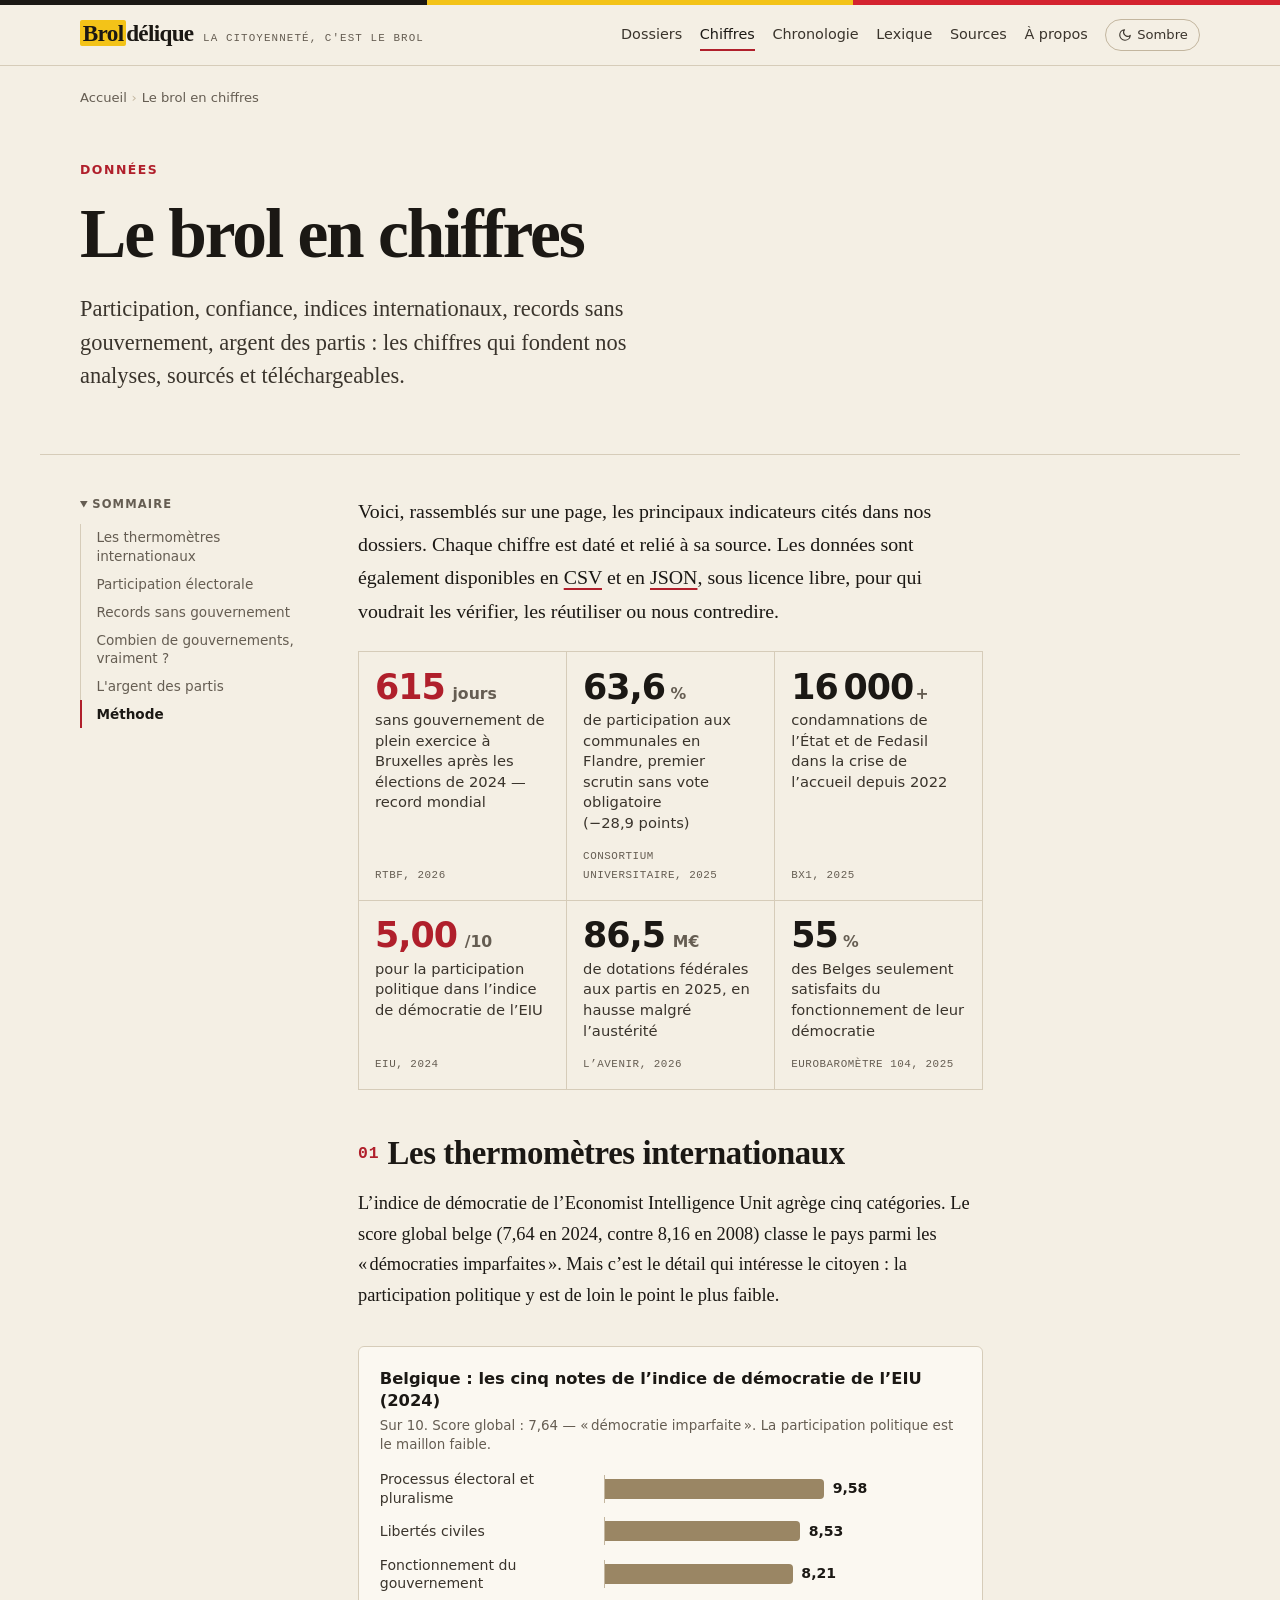
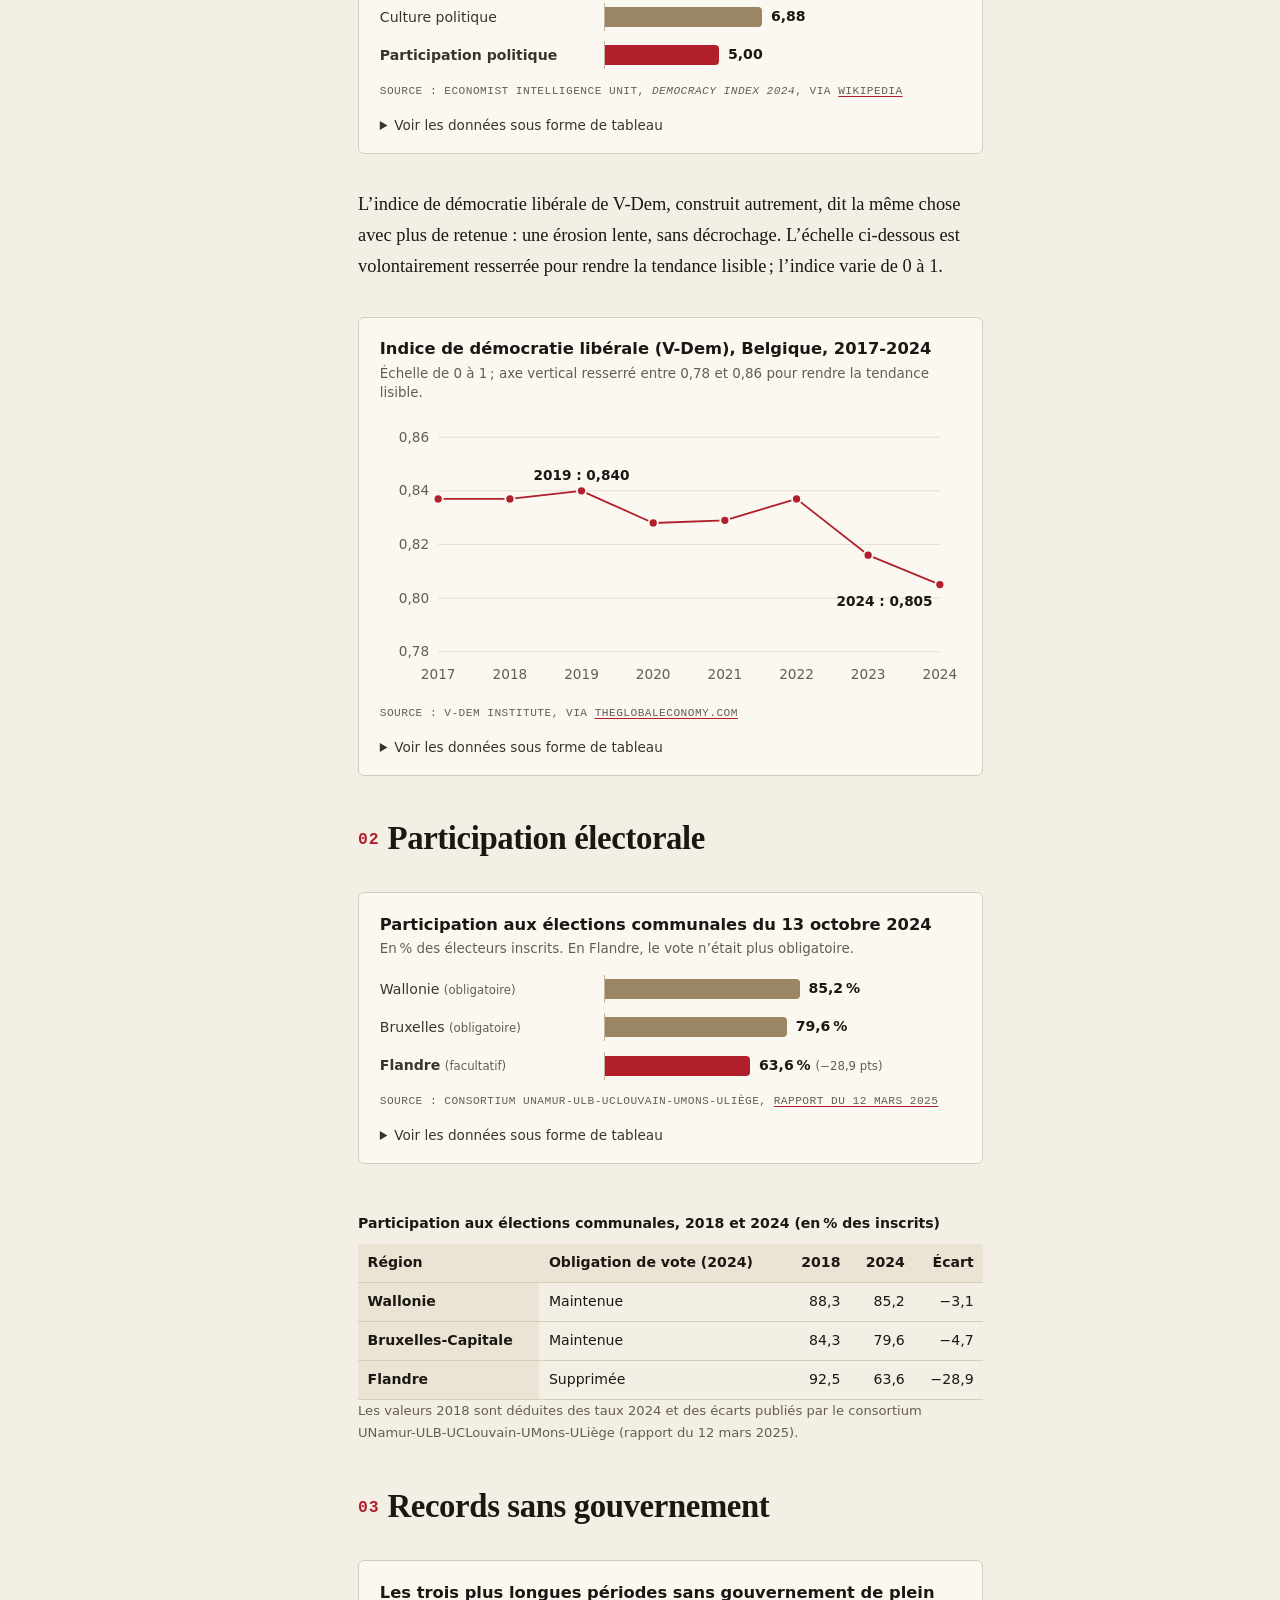
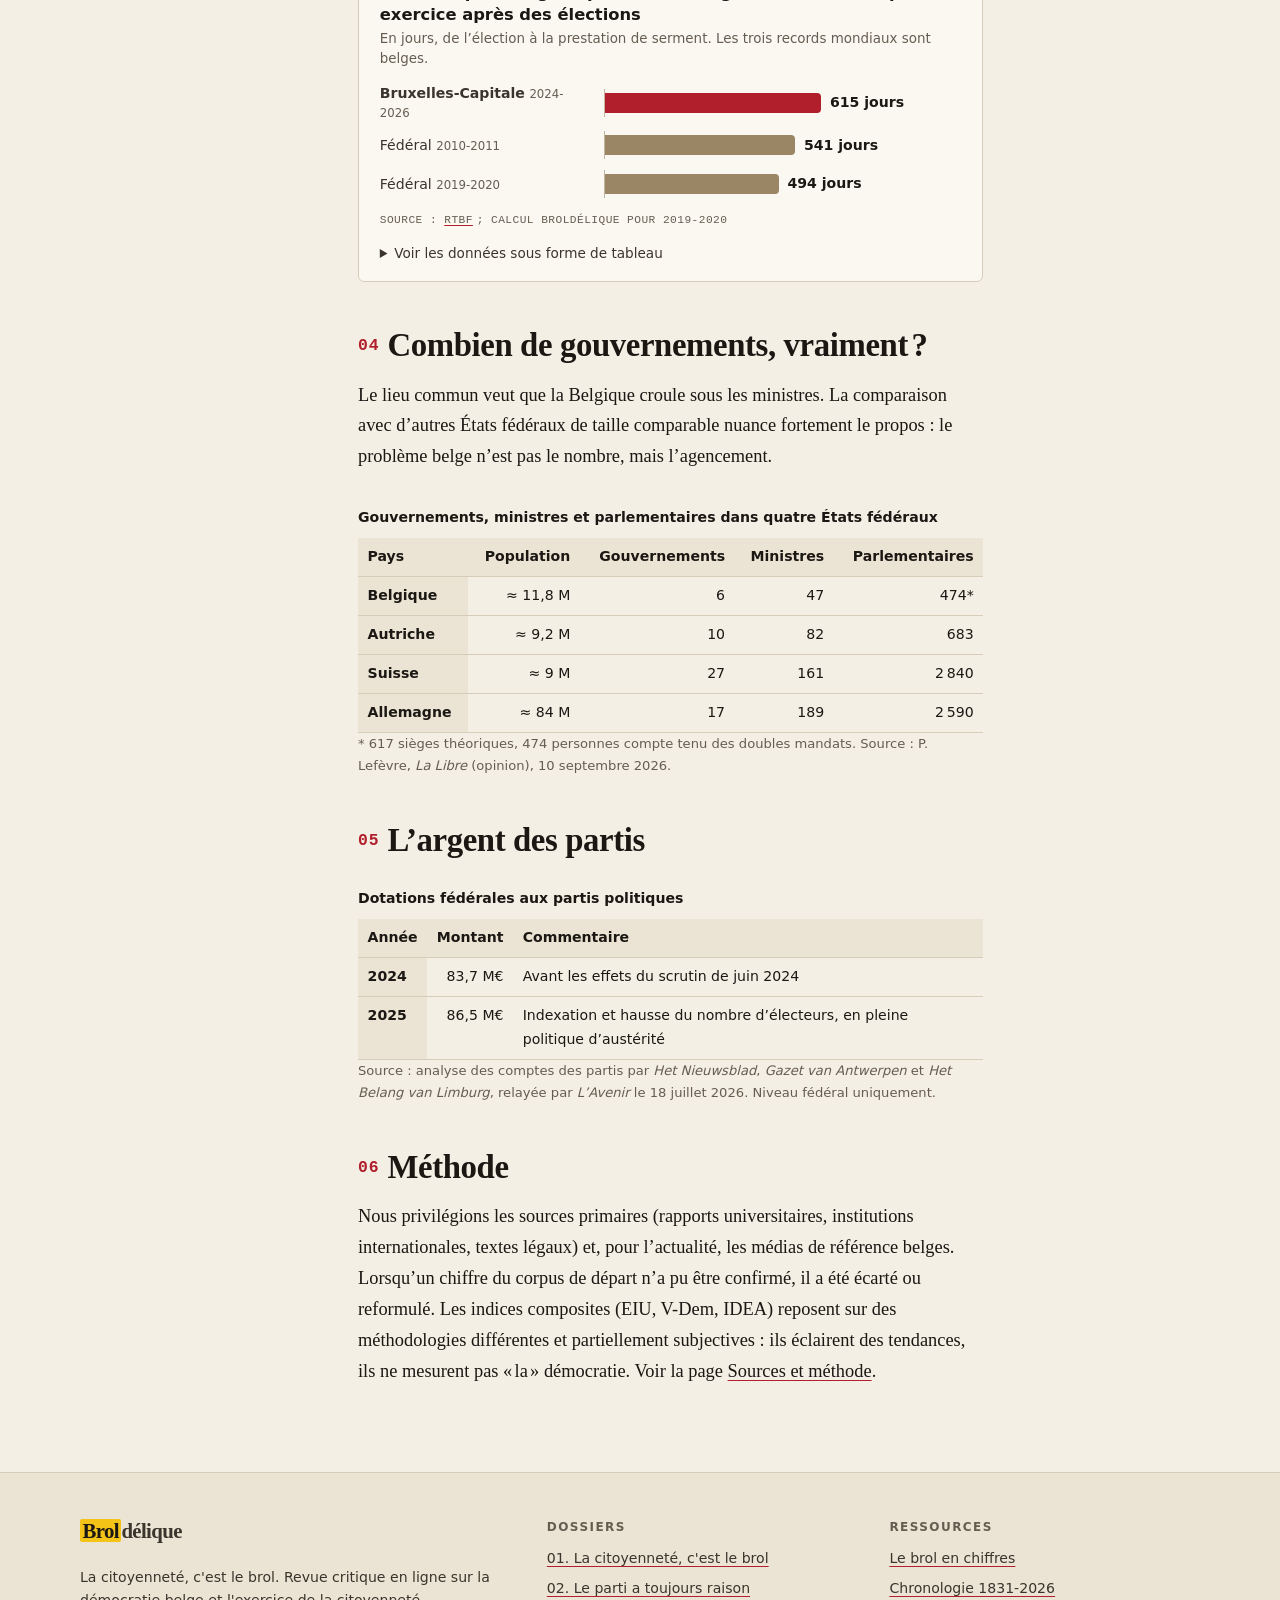
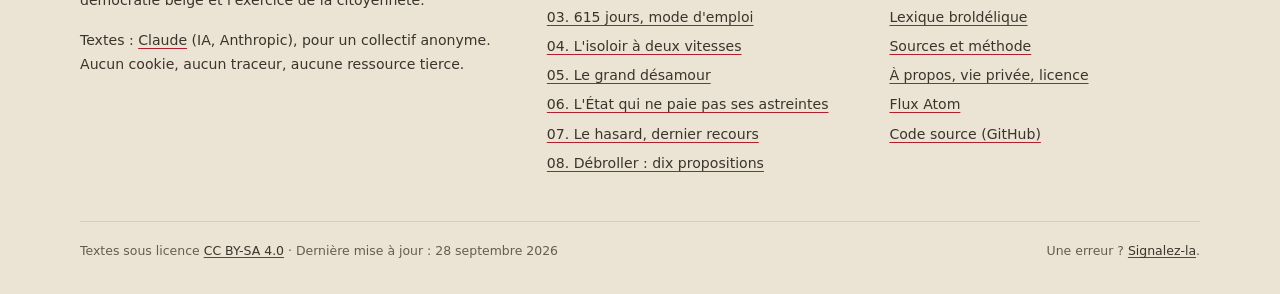
<file: chiffres/index.html>
<!doctype html>
<html lang="fr-BE" class="no-js" prefix="og: https://ogp.me/ns#">
<head>
<meta charset="utf-8">
<meta name="viewport" content="width=device-width, initial-scale=1">
<title>Le brol en chiffres : tableau de bord de la démocratie belge | Broldélique</title>
<meta name="description" content="Tableau de bord sourcé de la démocratie belge : participation électorale, indices EIU et V-Dem, records sans gouvernement, confiance, argent des partis.">
<link rel="canonical" href="https://ouaisfieu.github.io/broldelique/chiffres/">
<link rel="alternate" hreflang="fr-BE" href="https://ouaisfieu.github.io/broldelique/chiffres/">
<link rel="alternate" hreflang="x-default" href="https://ouaisfieu.github.io/broldelique/chiffres/">
<meta name="robots" content="index, follow, max-image-preview:large, max-snippet:-1">
<meta name="author" content="Claude (IA, Anthropic) pour le collectif Broldélique">
<meta name="generator" content="HTML écrit à la main par une IA — aucun framework">
<meta name="color-scheme" content="light dark">
<meta name="theme-color" content="#f4efe4" media="(prefers-color-scheme: light)">
<meta name="theme-color" content="#141210" media="(prefers-color-scheme: dark)">
<meta property="og:site_name" content="Broldélique">
<meta property="og:locale" content="fr_BE">
<meta property="og:type" content="website">
<meta property="og:title" content="Le brol en chiffres : tableau de bord de la démocratie belge">
<meta property="og:description" content="Tableau de bord sourcé de la démocratie belge : participation électorale, indices EIU et V-Dem, records sans gouvernement, confiance, argent des partis.">
<meta property="og:url" content="https://ouaisfieu.github.io/broldelique/chiffres/">
<meta property="og:image" content="https://ouaisfieu.github.io/broldelique/assets/img/og/chiffres.png">
<meta property="og:image:width" content="1200">
<meta property="og:image:height" content="630">
<meta property="og:image:alt" content="Le brol en chiffres : tableau de bord de la démocratie belge — Broldélique">
<meta name="twitter:card" content="summary_large_image">
<meta name="twitter:title" content="Le brol en chiffres : tableau de bord de la démocratie belge">
<meta name="twitter:description" content="Tableau de bord sourcé de la démocratie belge : participation électorale, indices EIU et V-Dem, records sans gouvernement, confiance, argent des partis.">
<meta name="twitter:image" content="https://ouaisfieu.github.io/broldelique/assets/img/og/chiffres.png">
<link rel="icon" href="../assets/img/favicon.svg" type="image/svg+xml">
<link rel="icon" href="../assets/img/favicon-32.png" sizes="32x32" type="image/png">
<link rel="apple-touch-icon" href="../assets/img/apple-touch-icon.png">
<link rel="manifest" href="../manifest.webmanifest">
<link rel="alternate" type="application/atom+xml" title="Broldélique — dossiers" href="https://ouaisfieu.github.io/broldelique/feed.xml">
<link rel="license" href="https://creativecommons.org/licenses/by-sa/4.0/deed.fr">
<link rel="author" href="../a-propos/#auteur">
<link rel="stylesheet" href="../assets/css/style.css?v=20260928">
<script>try{var t=localStorage.getItem("brol-theme");if(t==="dark"||t==="light")document.documentElement.setAttribute("data-theme",t)}catch(e){}</script>
<script src="../assets/js/main.js?v=20260928" defer></script>
<script type="application/ld+json">
{
 "@context": "https://schema.org",
 "@graph": [
  {
   "@type": "WebSite",
   "@id": "https://ouaisfieu.github.io/broldelique/#site",
   "url": "https://ouaisfieu.github.io/broldelique/",
   "name": "Broldélique",
   "alternateName": "Broldélique — La citoyenneté, c'est le brol",
   "description": "Revue critique en ligne sur la démocratie belge : particratie, vote obligatoire, confiance, État de droit, tirage au sort. La citoyenneté, c'est le brol — et voici pourquoi.",
   "inLanguage": "fr-BE",
   "publisher": {
    "@id": "https://ouaisfieu.github.io/broldelique/#collectif"
   },
   "license": "https://creativecommons.org/licenses/by-sa/4.0/deed.fr",
   "copyrightYear": 2026,
   "keywords": "démocratie belge, citoyenneté, particratie, vote obligatoire, tirage au sort, État de droit"
  },
  {
   "@type": "Organization",
   "@id": "https://ouaisfieu.github.io/broldelique/#collectif",
   "name": "Broldélique",
   "alternateName": "Collectif Broldélique",
   "url": "https://ouaisfieu.github.io/broldelique/",
   "description": "Collectif citoyen anonyme à l'origine de Broldélique, revue critique en ligne sur la démocratie belge.",
   "logo": {
    "@type": "ImageObject",
    "url": "https://ouaisfieu.github.io/broldelique/assets/img/icon-512.png",
    "width": 512,
    "height": 512
   },
   "sameAs": [
    "https://github.com/ouaisfieu/broldelique"
   ]
  },
  {
   "@type": "Person",
   "@id": "https://ouaisfieu.github.io/broldelique/a-propos/#claude",
   "name": "Claude",
   "description": "Modèle d'intelligence artificielle développé par Anthropic, auteur des textes de Broldélique à partir d'un corpus documentaire fourni par le collectif.",
   "url": "https://ouaisfieu.github.io/broldelique/a-propos/#auteur",
   "sameAs": [
    "https://www.anthropic.com/claude"
   ],
   "affiliation": {
    "@type": "Organization",
    "name": "Anthropic",
    "url": "https://www.anthropic.com"
   }
  },
  {
   "@type": "WebPage",
   "@id": "https://ouaisfieu.github.io/broldelique/chiffres/",
   "url": "https://ouaisfieu.github.io/broldelique/chiffres/",
   "name": "Le brol en chiffres : tableau de bord de la démocratie belge",
   "description": "Tableau de bord sourcé de la démocratie belge : participation électorale, indices EIU et V-Dem, records sans gouvernement, confiance, argent des partis.",
   "inLanguage": "fr-BE",
   "isPartOf": {
    "@id": "https://ouaisfieu.github.io/broldelique/#site"
   },
   "breadcrumb": {
    "@id": "https://ouaisfieu.github.io/broldelique/chiffres/#fil"
   },
   "primaryImageOfPage": {
    "@type": "ImageObject",
    "url": "https://ouaisfieu.github.io/broldelique/assets/img/og/chiffres.png",
    "width": 1200,
    "height": 630
   },
   "datePublished": "2026-09-28",
   "dateModified": "2026-09-28"
  },
  {
   "@type": "BreadcrumbList",
   "@id": "https://ouaisfieu.github.io/broldelique/chiffres/#fil",
   "itemListElement": [
    {
     "@type": "ListItem",
     "position": 1,
     "name": "Accueil",
     "item": "https://ouaisfieu.github.io/broldelique/"
    },
    {
     "@type": "ListItem",
     "position": 2,
     "name": "Le brol en chiffres",
     "item": "https://ouaisfieu.github.io/broldelique/chiffres/"
    }
   ]
  },
  {
   "@type": "Dataset",
   "@id": "https://ouaisfieu.github.io/broldelique/chiffres/#donnees",
   "name": "Le brol en chiffres — indicateurs de la démocratie belge",
   "description": "Indicateurs sourcés sur la démocratie et la citoyenneté en Belgique : participation électorale, indices internationaux, confiance politique, durée des crises gouvernementales, État de droit, financement des partis.",
   "url": "https://ouaisfieu.github.io/broldelique/chiffres/",
   "license": "https://creativecommons.org/licenses/by-sa/4.0/deed.fr",
   "inLanguage": "fr-BE",
   "creator": {
    "@id": "https://ouaisfieu.github.io/broldelique/#collectif"
   },
   "isAccessibleForFree": true,
   "keywords": [
    "démocratie",
    "Belgique",
    "participation électorale",
    "confiance politique",
    "vote obligatoire"
   ],
   "spatialCoverage": {
    "@type": "Country",
    "name": "Belgique",
    "sameAs": "https://www.wikidata.org/wiki/Q31"
   },
   "temporalCoverage": "2010/2026",
   "dateModified": "2026-09-28",
   "variableMeasured": [
    "Astreintes impayées (crise de l'accueil)",
    "Condamnations judiciaires dans la crise de l'accueil depuis 2022",
    "Confiance dans les institutions politiques (indicateur)",
    "Dotations fédérales aux partis",
    "EIU",
    "EIU Democracy Index",
    "Jours sans gouvernement de plein exercice",
    "Participation communales 2024",
    "Satisfaction quant au fonctionnement de la démocratie",
    "V-Dem",
    "Évolution participation communales 2018-2024"
   ],
   "distribution": [
    {
     "@type": "DataDownload",
     "encodingFormat": "text/csv",
     "contentUrl": "https://ouaisfieu.github.io/broldelique/donnees/brol-en-chiffres.csv"
    },
    {
     "@type": "DataDownload",
     "encodingFormat": "application/json",
     "contentUrl": "https://ouaisfieu.github.io/broldelique/donnees/brol-en-chiffres.json"
    }
   ]
  }
 ]
}
</script>
</head>
<body>
<a class="skip-link" href="#contenu">Aller au contenu</a>
<div class="tricolore" aria-hidden="true"></div>
<header class="site-header">
  <div class="wrap">
    <a class="brand" href="../" aria-label="Broldélique — accueil"><span class="brand__name"><b>Brol</b>délique</span><span class="brand__tag">La citoyenneté, c&#x27;est le brol</span></a>
    <nav class="site-nav" aria-label="Navigation principale">
      <a href="../#dossiers">Dossiers</a> <a href="../chiffres/" aria-current="page">Chiffres</a> <a href="../chronologie/">Chronologie</a> <a href="../lexique/">Lexique</a> <a href="../sources/">Sources</a> <a href="../a-propos/">À propos</a>
      <button class="theme-toggle" type="button" aria-pressed="false"><svg viewBox="0 0 24 24" aria-hidden="true" fill="none" stroke="currentColor" stroke-width="2" stroke-linecap="round" stroke-linejoin="round"><path d="M21 12.8A9 9 0 1 1 11.2 3a7 7 0 0 0 9.8 9.8z"/></svg><span class="theme-toggle__txt">Sombre</span></button>
    </nav>
  </div>
</header>
<main id="contenu">
<nav class="crumbs wrap" aria-label="Fil d'Ariane"><ol><li><a href="../">Accueil</a></li><li aria-current="page">Le brol en chiffres</li></ol></nav>
<header class="article-head wrap">
  <p class="kicker"><span>Données</span></p>
  <h1>Le brol en chiffres</h1>
  <p class="chapo">Participation, confiance, indices internationaux, records sans gouvernement, argent des partis : les chiffres qui fondent nos analyses, sourcés et téléchargeables.</p>
</header>
<div class="wrap article-layout">
  <details class="toc" open><summary>Sommaire</summary><nav aria-label="Sommaire de la page"><ol><li><a href="#indices">Les thermomètres internationaux</a></li><li><a href="#participation">Participation électorale</a></li><li><a href="#gouvernements">Records sans gouvernement</a></li><li><a href="#institutions">Combien de gouvernements, vraiment ?</a></li><li><a href="#argent">L&#x27;argent des partis</a></li><li><a href="#methode">Méthode</a></li></ol></nav></details>
  <div class="prose page-prose">
<p>Voici, rassemblés sur une page, les principaux indicateurs cités dans nos dossiers. Chaque chiffre est daté et relié à sa source. Les données sont également disponibles en <a href="../donnees/brol-en-chiffres.csv">CSV</a> et en <a href="../donnees/brol-en-chiffres.json">JSON</a>, sous licence libre, pour qui voudrait les vérifier, les réutiliser ou nous contredire.</p>

<div class="stats stats--6">
<div class="stat stat--hl"><span class="stat__value">615<small> jours</small></span><span class="stat__label">sans gouvernement de plein exercice à Bruxelles après les élections de 2024 — record mondial</span><span class="stat__src">RTBF, 2026</span></div>
<div class="stat"><span class="stat__value">63,6<small> %</small></span><span class="stat__label">de participation aux communales en Flandre, premier scrutin sans vote obligatoire (−28,9 points)</span><span class="stat__src">Consortium universitaire, 2025</span></div>
<div class="stat"><span class="stat__value">16 000<small>+</small></span><span class="stat__label">condamnations de l’État et de Fedasil dans la crise de l’accueil depuis 2022</span><span class="stat__src">BX1, 2025</span></div>
<div class="stat stat--hl"><span class="stat__value">5,00<small> /10</small></span><span class="stat__label">pour la participation politique dans l’indice de démocratie de l’EIU</span><span class="stat__src">EIU, 2024</span></div>
<div class="stat"><span class="stat__value">86,5<small> M€</small></span><span class="stat__label">de dotations fédérales aux partis en 2025, en hausse malgré l’austérité</span><span class="stat__src">L’Avenir, 2026</span></div>
<div class="stat"><span class="stat__value">55<small> %</small></span><span class="stat__label">des Belges seulement satisfaits du fonctionnement de leur démocratie</span><span class="stat__src">Eurobaromètre 104, 2025</span></div>
</div>

<h2 id="indices"><span class="n">01</span>Les thermomètres internationaux</h2>

<p>L’indice de démocratie de l’Economist Intelligence Unit agrège cinq catégories. Le score global belge (7,64 en 2024, contre 8,16 en 2008) classe le pays parmi les « démocraties imparfaites ». Mais c’est le détail qui intéresse le citoyen : la participation politique y est de loin le point le plus faible.</p>

<figure class="chart" id="eiu" aria-labelledby="eiu-t">
<figcaption><strong id="eiu-t">Belgique : les cinq notes de l’indice de démocratie de l’EIU (2024)</strong><span>Sur 10. Score global : 7,64 — « démocratie imparfaite ». La participation politique est le maillon faible.</span></figcaption>
<div class="hbars" role="list">
<div class="hbar-row" role="listitem"><span class="hbar-label">Processus électoral et pluralisme</span><span class="hbar-track"><span class="hbar-fill" style="--v:0.9580" tabindex="0" data-tip="Processus électoral et pluralisme : 9,58/10" aria-label="Processus électoral et pluralisme : 9,58"></span><span class="hbar-val">9,58</span></span></div>
<div class="hbar-row" role="listitem"><span class="hbar-label">Libertés civiles</span><span class="hbar-track"><span class="hbar-fill" style="--v:0.8530" tabindex="0" data-tip="Libertés civiles : 8,53/10" aria-label="Libertés civiles : 8,53"></span><span class="hbar-val">8,53</span></span></div>
<div class="hbar-row" role="listitem"><span class="hbar-label">Fonctionnement du gouvernement</span><span class="hbar-track"><span class="hbar-fill" style="--v:0.8210" tabindex="0" data-tip="Fonctionnement du gouvernement : 8,21/10" aria-label="Fonctionnement du gouvernement : 8,21"></span><span class="hbar-val">8,21</span></span></div>
<div class="hbar-row" role="listitem"><span class="hbar-label">Culture politique</span><span class="hbar-track"><span class="hbar-fill" style="--v:0.6880" tabindex="0" data-tip="Culture politique : 6,88/10" aria-label="Culture politique : 6,88"></span><span class="hbar-val">6,88</span></span></div>
<div class="hbar-row" role="listitem"><span class="hbar-label"><strong>Participation politique</strong></span><span class="hbar-track"><span class="hbar-fill hl" style="--v:0.5000" tabindex="0" data-tip="Participation politique : 5,00/10 — la note la plus basse" aria-label="Participation politique : 5,00"></span><span class="hbar-val">5,00</span></span></div>
</div>
<p class="src">Source : Economist Intelligence Unit, <em>Democracy Index 2024</em>, via <a href="https://en.wikipedia.org/wiki/The_Economist_Democracy_Index">Wikipedia</a></p>
<details><summary>Voir les données sous forme de tableau</summary><div class="table-scroll"><table class="data"><thead><tr><th scope="col">Catégorie</th><th scope="col" class="num">Note /10</th></tr></thead><tbody>
<tr><th scope="row">Processus électoral et pluralisme</th><td class="num">9,58</td></tr>
<tr><th scope="row">Libertés civiles</th><td class="num">8,53</td></tr>
<tr><th scope="row">Fonctionnement du gouvernement</th><td class="num">8,21</td></tr>
<tr><th scope="row">Culture politique</th><td class="num">6,88</td></tr>
<tr><th scope="row"><strong>Participation politique</strong></th><td class="num">5,00</td></tr>
</tbody></table></div></details></figure>

<p>L’indice de démocratie libérale de V-Dem, construit autrement, dit la même chose avec plus de retenue : une érosion lente, sans décrochage. L’échelle ci-dessous est volontairement resserrée pour rendre la tendance lisible ; l’indice varie de 0 à 1.</p>

<figure class="chart" id="vdem" aria-labelledby="vdem-t">
<figcaption><strong id="vdem-t">Indice de démocratie libérale (V-Dem), Belgique, 2017-2024</strong><span>Échelle de 0 à 1 ; axe vertical resserré entre 0,78 et 0,86 pour rendre la tendance lisible.</span></figcaption>
<svg viewBox="0 0 640 300" role="img" aria-labelledby="vdem-t vdem-d"><desc id="vdem-d">Ligne descendant de 0,840 en 2019 à 0,805 en 2024 après un plateau autour de 0,83-0,84.</desc>
<g class="grid"><line x1="64" x2="616" y1="256.0" y2="256.0"/><line x1="64" x2="616" y1="197.0" y2="197.0"/><line x1="64" x2="616" y1="138.0" y2="138.0"/><line x1="64" x2="616" y1="79.0" y2="79.0"/><line x1="64" x2="616" y1="20.0" y2="20.0"/></g><text class="tick" x="54" y="261.0" text-anchor="end">0,78</text><text class="tick" x="54" y="202.0" text-anchor="end">0,80</text><text class="tick" x="54" y="143.0" text-anchor="end">0,82</text><text class="tick" x="54" y="84.0" text-anchor="end">0,84</text><text class="tick" x="54" y="25.0" text-anchor="end">0,86</text><text class="tick" x="64.0" y="286" text-anchor="middle">2017</text><text class="tick" x="142.9" y="286" text-anchor="middle">2018</text><text class="tick" x="221.7" y="286" text-anchor="middle">2019</text><text class="tick" x="300.6" y="286" text-anchor="middle">2020</text><text class="tick" x="379.4" y="286" text-anchor="middle">2021</text><text class="tick" x="458.3" y="286" text-anchor="middle">2022</text><text class="tick" x="537.1" y="286" text-anchor="middle">2023</text><text class="tick" x="616.0" y="286" text-anchor="middle">2024</text>
<polyline points="64.0,87.9 142.9,87.9 221.7,79.0 300.6,114.4 379.4,111.5 458.3,87.9 537.1,149.8 616.0,182.2" fill="none" class="line"/><g class="pt" tabindex="0" data-tip="2017 : 0,837" aria-label="2017 : 0,837"><circle class="hit" cx="64.0" cy="87.9" r="14"/><circle class="dot" cx="64.0" cy="87.9" r="5"/></g><g class="pt" tabindex="0" data-tip="2018 : 0,837" aria-label="2018 : 0,837"><circle class="hit" cx="142.9" cy="87.9" r="14"/><circle class="dot" cx="142.9" cy="87.9" r="5"/></g><g class="pt" tabindex="0" data-tip="2019 : 0,840" aria-label="2019 : 0,840"><circle class="hit" cx="221.7" cy="79.0" r="14"/><circle class="dot" cx="221.7" cy="79.0" r="5"/></g><g class="pt" tabindex="0" data-tip="2020 : 0,828" aria-label="2020 : 0,828"><circle class="hit" cx="300.6" cy="114.4" r="14"/><circle class="dot" cx="300.6" cy="114.4" r="5"/></g><g class="pt" tabindex="0" data-tip="2021 : 0,829" aria-label="2021 : 0,829"><circle class="hit" cx="379.4" cy="111.5" r="14"/><circle class="dot" cx="379.4" cy="111.5" r="5"/></g><g class="pt" tabindex="0" data-tip="2022 : 0,837" aria-label="2022 : 0,837"><circle class="hit" cx="458.3" cy="87.9" r="14"/><circle class="dot" cx="458.3" cy="87.9" r="5"/></g><g class="pt" tabindex="0" data-tip="2023 : 0,816" aria-label="2023 : 0,816"><circle class="hit" cx="537.1" cy="149.8" r="14"/><circle class="dot" cx="537.1" cy="149.8" r="5"/></g><g class="pt" tabindex="0" data-tip="2024 : 0,805" aria-label="2024 : 0,805"><circle class="hit" cx="616.0" cy="182.2" r="14"/><circle class="dot" cx="616.0" cy="182.2" r="5"/></g><text class="val" x="608.0" y="206.2" text-anchor="end">2024 : 0,805</text><text class="val" x="221.7" y="67.0" text-anchor="middle">2019 : 0,840</text></svg>
<p class="src">Source : V-Dem Institute, via <a href="https://www.theglobaleconomy.com/Belgium/liberal_democracy_index/">TheGlobalEconomy.com</a></p>
<details><summary>Voir les données sous forme de tableau</summary><div class="table-scroll"><table class="data"><thead><tr><th scope="col">Année</th><th scope="col" class="num">LDI</th></tr></thead><tbody><tr><th scope="row">2017</th><td class="num">0,837</td></tr><tr><th scope="row">2018</th><td class="num">0,837</td></tr><tr><th scope="row">2019</th><td class="num">0,840</td></tr><tr><th scope="row">2020</th><td class="num">0,828</td></tr><tr><th scope="row">2021</th><td class="num">0,829</td></tr><tr><th scope="row">2022</th><td class="num">0,837</td></tr><tr><th scope="row">2023</th><td class="num">0,816</td></tr><tr><th scope="row">2024</th><td class="num">0,805</td></tr></tbody></table></div></details>
</figure>

<h2 id="participation"><span class="n">02</span>Participation électorale</h2>

<figure class="chart" id="turnout" aria-labelledby="turnout-t">
<figcaption><strong id="turnout-t">Participation aux élections communales du 13 octobre 2024</strong><span>En % des électeurs inscrits. En Flandre, le vote n’était plus obligatoire.</span></figcaption>
<div class="hbars" role="list">
<div class="hbar-row" role="listitem"><span class="hbar-label">Wallonie <small>(obligatoire)</small></span><span class="hbar-track"><span class="hbar-fill" style="--v:0.8520" tabindex="0" data-tip="Wallonie : 85,2 % (−3,1 points vs 2018)" aria-label="Wallonie (obligatoire) : 85,2 %"></span><span class="hbar-val">85,2 %</span></span></div>
<div class="hbar-row" role="listitem"><span class="hbar-label">Bruxelles <small>(obligatoire)</small></span><span class="hbar-track"><span class="hbar-fill" style="--v:0.7960" tabindex="0" data-tip="Bruxelles : 79,6 % (−4,7 points vs 2018)" aria-label="Bruxelles (obligatoire) : 79,6 %"></span><span class="hbar-val">79,6 %</span></span></div>
<div class="hbar-row" role="listitem"><span class="hbar-label"><strong>Flandre</strong> <small>(facultatif)</small></span><span class="hbar-track"><span class="hbar-fill hl" style="--v:0.6360" tabindex="0" data-tip="Flandre : 63,6 % (−28,9 points vs 2018)" aria-label="Flandre (facultatif) : 63,6 % &lt;small&gt;(−28,9 pts)&lt;/small&gt;"></span><span class="hbar-val">63,6 % <small>(−28,9 pts)</small></span></span></div>
</div>
<p class="src">Source : consortium UNamur-ULB-UCLouvain-UMons-ULiège, <a href="https://www.uclouvain.be/system/files/uclouvain_assetmanager/groups/cms-editors-cespol/Documents%20cespol/Rapport%20Participation%20Elections%20Communales%202024.pdf">rapport du 12 mars 2025</a></p>
<details><summary>Voir les données sous forme de tableau</summary><div class="table-scroll"><table class="data"><thead><tr><th scope="col">Région</th><th scope="col" class="num">Participation</th></tr></thead><tbody>
<tr><th scope="row">Wallonie <small>(obligatoire)</small></th><td class="num">85,2 %</td></tr>
<tr><th scope="row">Bruxelles <small>(obligatoire)</small></th><td class="num">79,6 %</td></tr>
<tr><th scope="row"><strong>Flandre</strong> <small>(facultatif)</small></th><td class="num">63,6 % <small>(−28,9 pts)</small></td></tr>
</tbody></table></div></details></figure>

<div class="table-scroll">
<table class="data">
  <caption>Participation aux élections communales, 2018 et 2024 (en % des inscrits)</caption>
  <thead><tr><th scope="col">Région</th><th scope="col">Obligation de vote (2024)</th><th scope="col" class="num">2018</th><th scope="col" class="num">2024</th><th scope="col" class="num">Écart</th></tr></thead>
  <tbody>
    <tr><th scope="row">Wallonie</th><td>Maintenue</td><td class="num">88,3</td><td class="num">85,2</td><td class="num">−3,1</td></tr>
    <tr><th scope="row">Bruxelles-Capitale</th><td>Maintenue</td><td class="num">84,3</td><td class="num">79,6</td><td class="num">−4,7</td></tr>
    <tr><th scope="row">Flandre</th><td>Supprimée</td><td class="num">92,5</td><td class="num">63,6</td><td class="num">−28,9</td></tr>
  </tbody>
</table>
</div>
<p class="note-src" style="font-family:var(--sans);font-size:.82rem;color:var(--muted)">Les valeurs 2018 sont déduites des taux 2024 et des écarts publiés par le consortium UNamur-ULB-UCLouvain-UMons-ULiège (rapport du 12 mars 2025).</p>

<h2 id="gouvernements"><span class="n">03</span>Records sans gouvernement</h2>

<figure class="chart" id="records" aria-labelledby="records-t">
<figcaption><strong id="records-t">Les trois plus longues périodes sans gouvernement de plein exercice après des élections</strong><span>En jours, de l’élection à la prestation de serment. Les trois records mondiaux sont belges.</span></figcaption>
<div class="hbars" role="list">
<div class="hbar-row" role="listitem"><span class="hbar-label"><strong>Bruxelles-Capitale</strong> <small>2024-2026</small></span><span class="hbar-track"><span class="hbar-fill hl" style="--v:0.9462" tabindex="0" data-tip="Bruxelles : 9 juin 2024 → 14 février 2026, 615 jours" aria-label="Bruxelles-Capitale 2024-2026 : 615 jours"></span><span class="hbar-val">615 jours</span></span></div>
<div class="hbar-row" role="listitem"><span class="hbar-label">Fédéral <small>2010-2011</small></span><span class="hbar-track"><span class="hbar-fill" style="--v:0.8323" tabindex="0" data-tip="Fédéral : 13 juin 2010 → 6 décembre 2011, 541 jours" aria-label="Fédéral 2010-2011 : 541 jours"></span><span class="hbar-val">541 jours</span></span></div>
<div class="hbar-row" role="listitem"><span class="hbar-label">Fédéral <small>2019-2020</small></span><span class="hbar-track"><span class="hbar-fill" style="--v:0.7600" tabindex="0" data-tip="Fédéral : 26 mai 2019 → 1er octobre 2020, 494 jours" aria-label="Fédéral 2019-2020 : 494 jours"></span><span class="hbar-val">494 jours</span></span></div>
</div>
<p class="src">Source : <a href="https://www.rtbf.be/article/crise-politique-a-la-region-bruxelloise-voici-la-ligne-du-temps-du-record-mondial-sans-gouvernement-de-plein-exercice-11640556">RTBF</a> ; calcul Broldélique pour 2019-2020</p>
<details><summary>Voir les données sous forme de tableau</summary><div class="table-scroll"><table class="data"><thead><tr><th scope="col">Période</th><th scope="col" class="num">Durée</th></tr></thead><tbody>
<tr><th scope="row"><strong>Bruxelles-Capitale</strong> <small>2024-2026</small></th><td class="num">615 jours</td></tr>
<tr><th scope="row">Fédéral <small>2010-2011</small></th><td class="num">541 jours</td></tr>
<tr><th scope="row">Fédéral <small>2019-2020</small></th><td class="num">494 jours</td></tr>
</tbody></table></div></details></figure>

<h2 id="institutions"><span class="n">04</span>Combien de gouvernements, vraiment ?</h2>

<p>Le lieu commun veut que la Belgique croule sous les ministres. La comparaison avec d’autres États fédéraux de taille comparable nuance fortement le propos : le problème belge n’est pas le nombre, mais l’agencement.</p>

<div class="table-scroll">
<table class="data">
  <caption>Gouvernements, ministres et parlementaires dans quatre États fédéraux</caption>
  <thead><tr><th scope="col">Pays</th><th scope="col" class="num">Population</th><th scope="col" class="num">Gouvernements</th><th scope="col" class="num">Ministres</th><th scope="col" class="num">Parlementaires</th></tr></thead>
  <tbody>
    <tr><th scope="row">Belgique</th><td class="num">≈ 11,8 M</td><td class="num">6</td><td class="num">47</td><td class="num">474*</td></tr>
    <tr><th scope="row">Autriche</th><td class="num">≈ 9,2 M</td><td class="num">10</td><td class="num">82</td><td class="num">683</td></tr>
    <tr><th scope="row">Suisse</th><td class="num">≈ 9 M</td><td class="num">27</td><td class="num">161</td><td class="num">2 840</td></tr>
    <tr><th scope="row">Allemagne</th><td class="num">≈ 84 M</td><td class="num">17</td><td class="num">189</td><td class="num">2 590</td></tr>
  </tbody>
</table>
</div>
<p style="font-family:var(--sans);font-size:.82rem;color:var(--muted)">* 617 sièges théoriques, 474 personnes compte tenu des doubles mandats. Source : P. Lefèvre, <em>La Libre</em> (opinion), 10 septembre 2026.</p>

<h2 id="argent"><span class="n">05</span>L’argent des partis</h2>

<div class="table-scroll">
<table class="data">
  <caption>Dotations fédérales aux partis politiques</caption>
  <thead><tr><th scope="col">Année</th><th scope="col" class="num">Montant</th><th scope="col">Commentaire</th></tr></thead>
  <tbody>
    <tr><th scope="row">2024</th><td class="num">83,7 M€</td><td>Avant les effets du scrutin de juin 2024</td></tr>
    <tr><th scope="row">2025</th><td class="num">86,5 M€</td><td>Indexation et hausse du nombre d’électeurs, en pleine politique d’austérité</td></tr>
  </tbody>
</table>
</div>
<p style="font-family:var(--sans);font-size:.82rem;color:var(--muted)">Source : analyse des comptes des partis par <em>Het Nieuwsblad</em>, <em>Gazet van Antwerpen</em> et <em>Het Belang van Limburg</em>, relayée par <em>L’Avenir</em> le 18 juillet 2026. Niveau fédéral uniquement.</p>

<h2 id="methode"><span class="n">06</span>Méthode</h2>

<p>Nous privilégions les sources primaires (rapports universitaires, institutions internationales, textes légaux) et, pour l’actualité, les médias de référence belges. Lorsqu’un chiffre du corpus de départ n’a pu être confirmé, il a été écarté ou reformulé. Les indices composites (EIU, V-Dem, IDEA) reposent sur des méthodologies différentes et partiellement subjectives : ils éclairent des tendances, ils ne mesurent pas « la » démocratie. Voir la page <a href="../sources/">Sources et méthode</a>.</p>

  </div>
</div>
</main>
<footer class="site-footer">
  <div class="wrap">
    <div class="footer-grid">
      <div>
        <p class="brand__name"><b>Brol</b>délique</p>
        <p>La citoyenneté, c&#x27;est le brol. Revue critique en ligne sur la démocratie belge et l'exercice de la citoyenneté.</p>
        <p>Textes : <a href="../a-propos/#auteur">Claude</a> (IA, Anthropic), pour un collectif anonyme.<br>Aucun cookie, aucun traceur, aucune ressource tierce.</p>
      </div>
      <nav aria-label="Dossiers">
        <h2>Dossiers</h2>
        <ul><li><a href="../brol/">01. La citoyenneté, c&#x27;est le brol</a></li><li><a href="../particratie/">02. Le parti a toujours raison</a></li><li><a href="../labyrinthe/">03. 615 jours, mode d&#x27;emploi</a></li><li><a href="../isoloir/">04. L&#x27;isoloir à deux vitesses</a></li><li><a href="../defiance/">05. Le grand désamour</a></li><li><a href="../etat-de-droit/">06. L&#x27;État qui ne paie pas ses astreintes</a></li><li><a href="../tirage-au-sort/">07. Le hasard, dernier recours</a></li><li><a href="../debroller/">08. Débroller : dix propositions</a></li></ul>
      </nav>
      <nav aria-label="Ressources">
        <h2>Ressources</h2>
        <ul>
          <li><a href="../chiffres/">Le brol en chiffres</a></li>
          <li><a href="../chronologie/">Chronologie 1831-2026</a></li>
          <li><a href="../lexique/">Lexique broldélique</a></li>
          <li><a href="../sources/">Sources et méthode</a></li>
          <li><a href="../a-propos/">À propos, vie privée, licence</a></li>
          <li><a href="https://ouaisfieu.github.io/broldelique/feed.xml">Flux Atom</a></li>
          <li><a href="https://github.com/ouaisfieu/broldelique">Code source (GitHub)</a></li>
        </ul>
      </nav>
    </div>
    <div class="legal">
      <span>Textes sous licence <a href="https://creativecommons.org/licenses/by-sa/4.0/deed.fr" rel="license">CC BY-SA 4.0</a> · Dernière mise à jour : <time datetime="2026-09-28">28 septembre 2026</time></span>
      <span>Une erreur ? <a href="https://github.com/ouaisfieu/broldelique/issues">Signalez-la</a>.</span>
    </div>
  </div>
</footer>
</body>
</html>
</file>
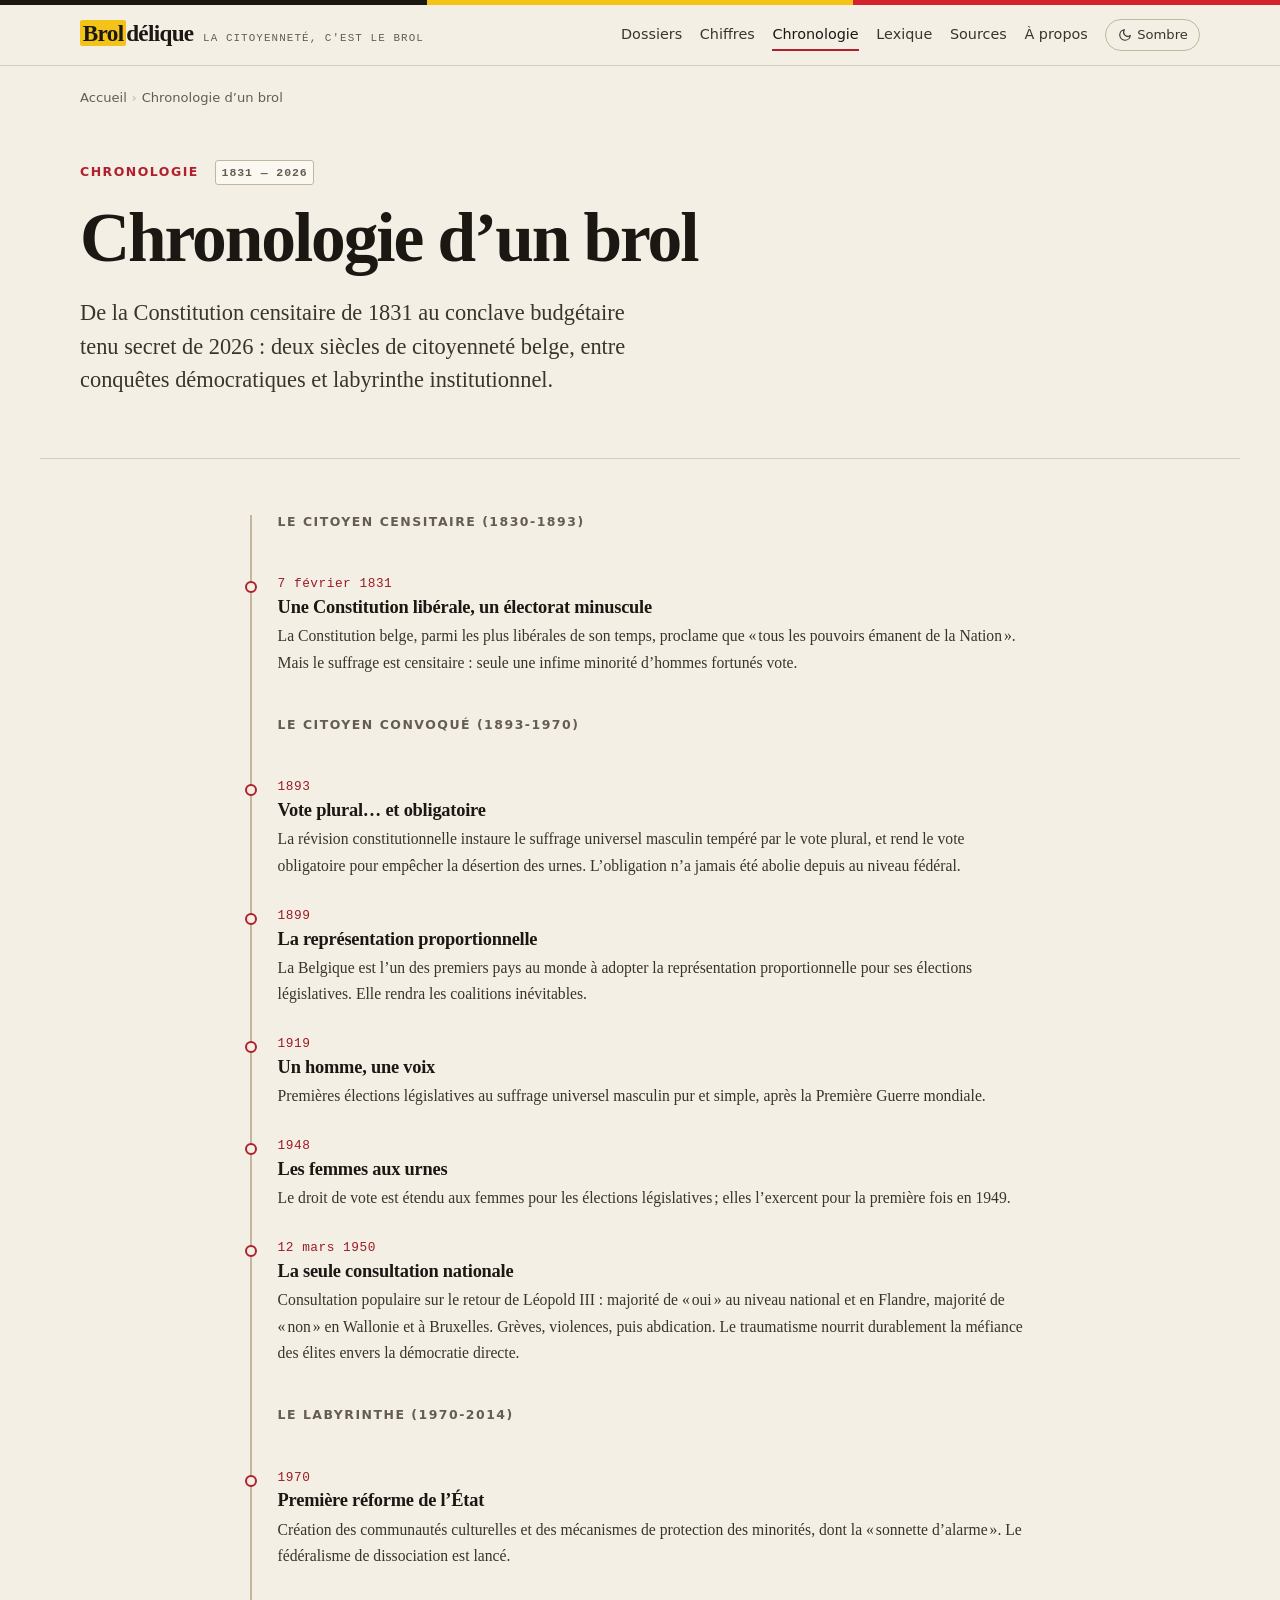
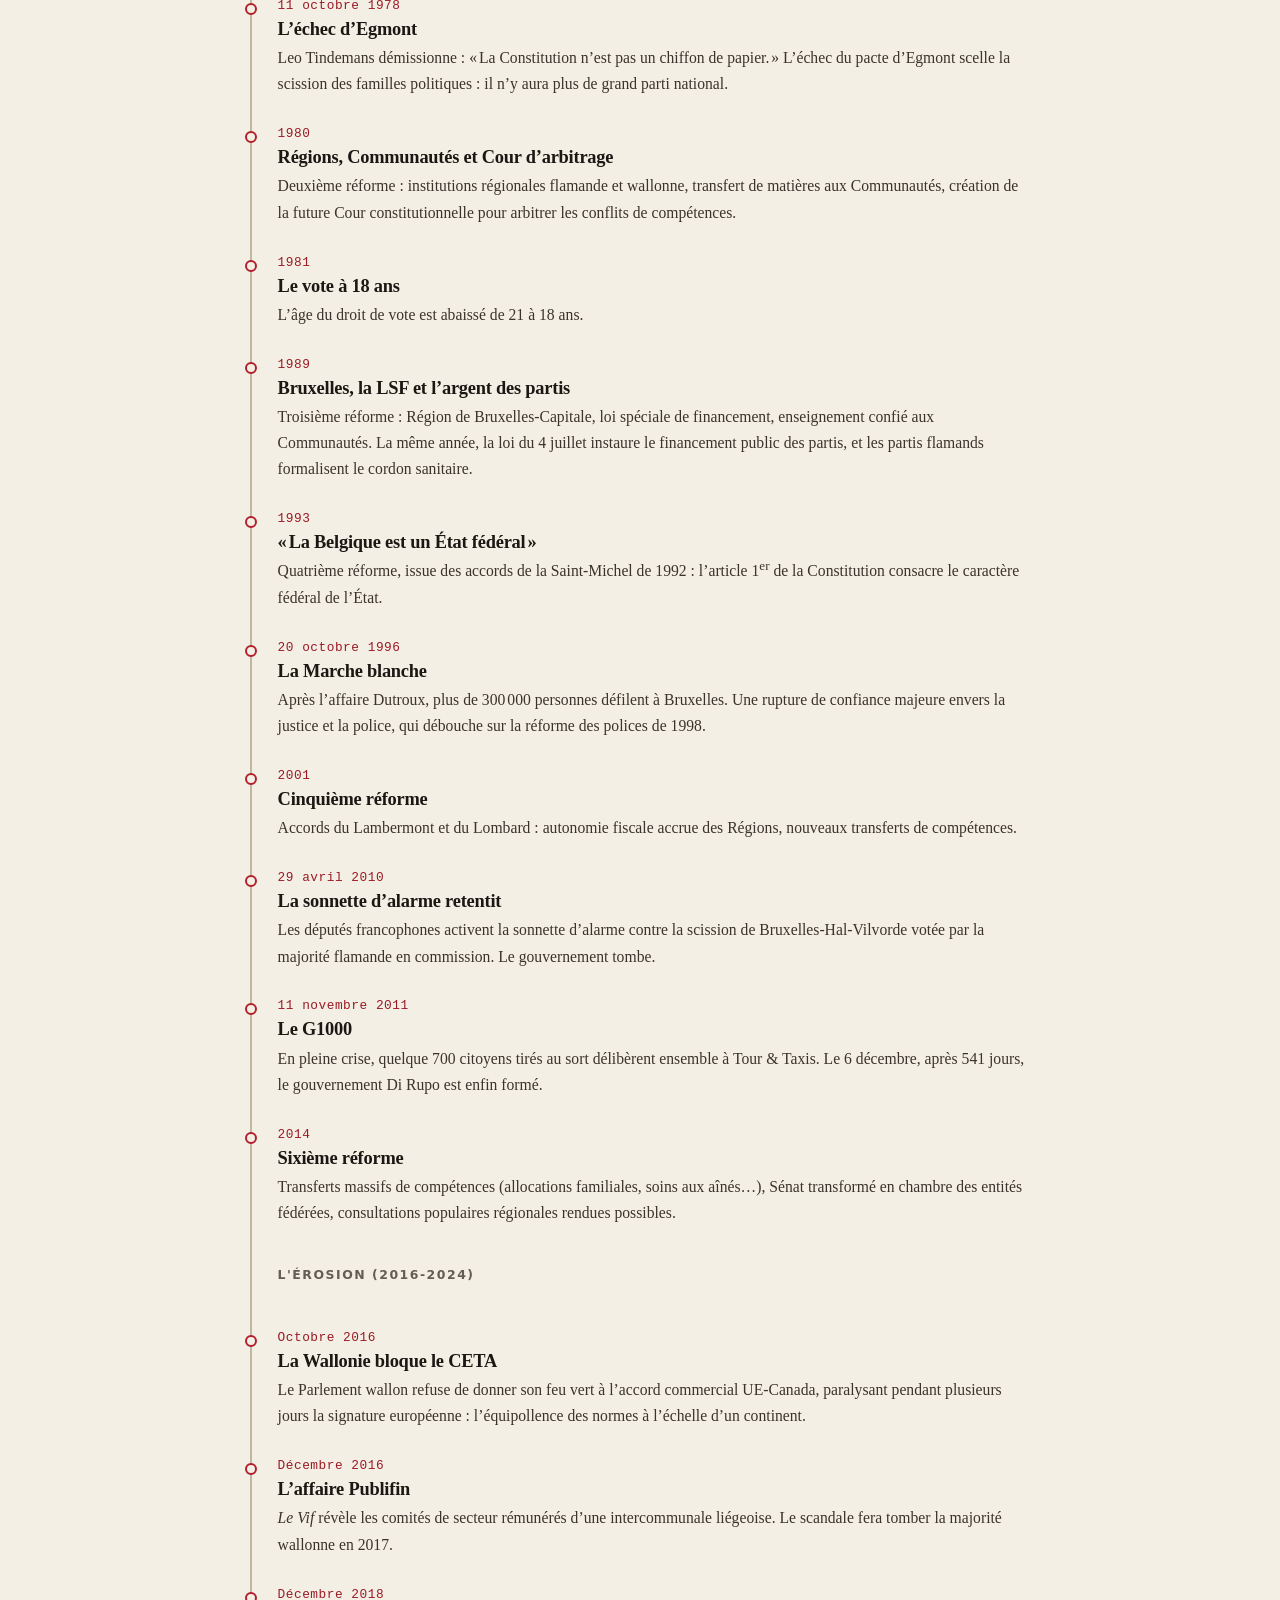
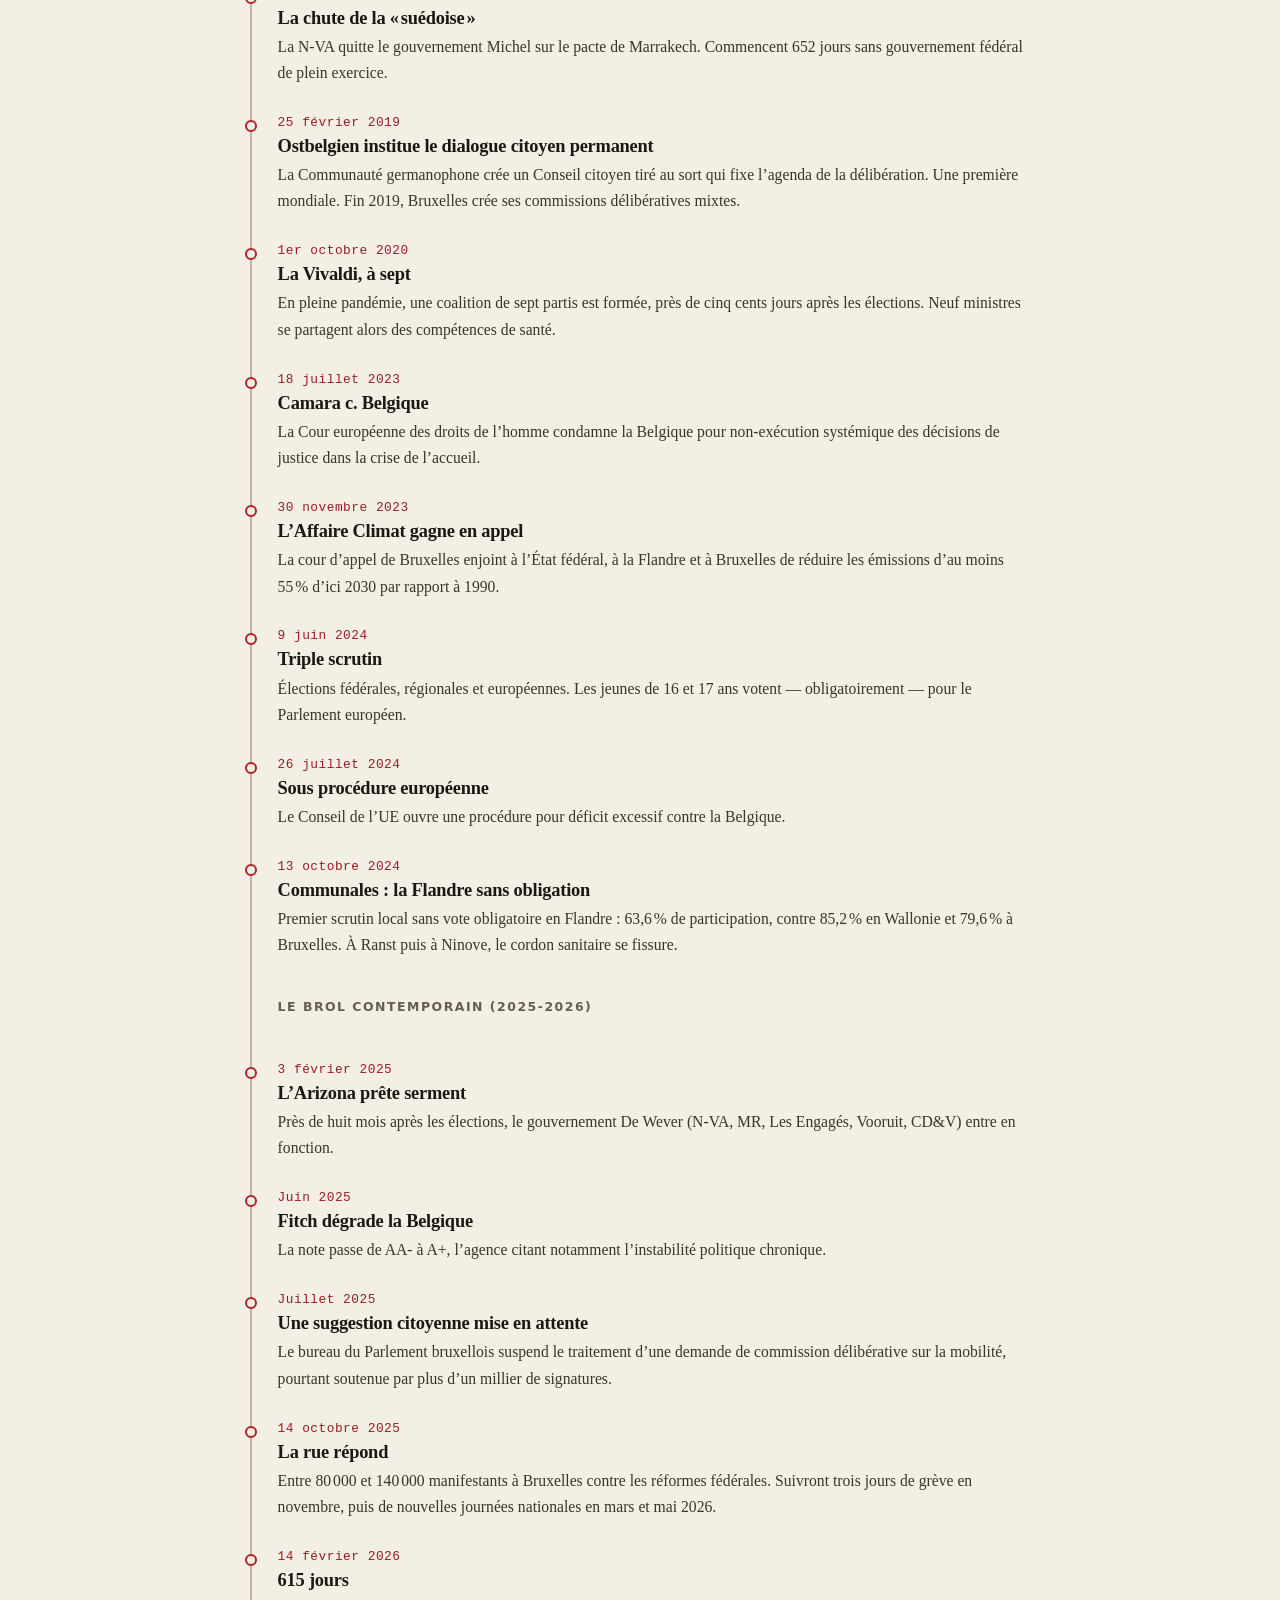
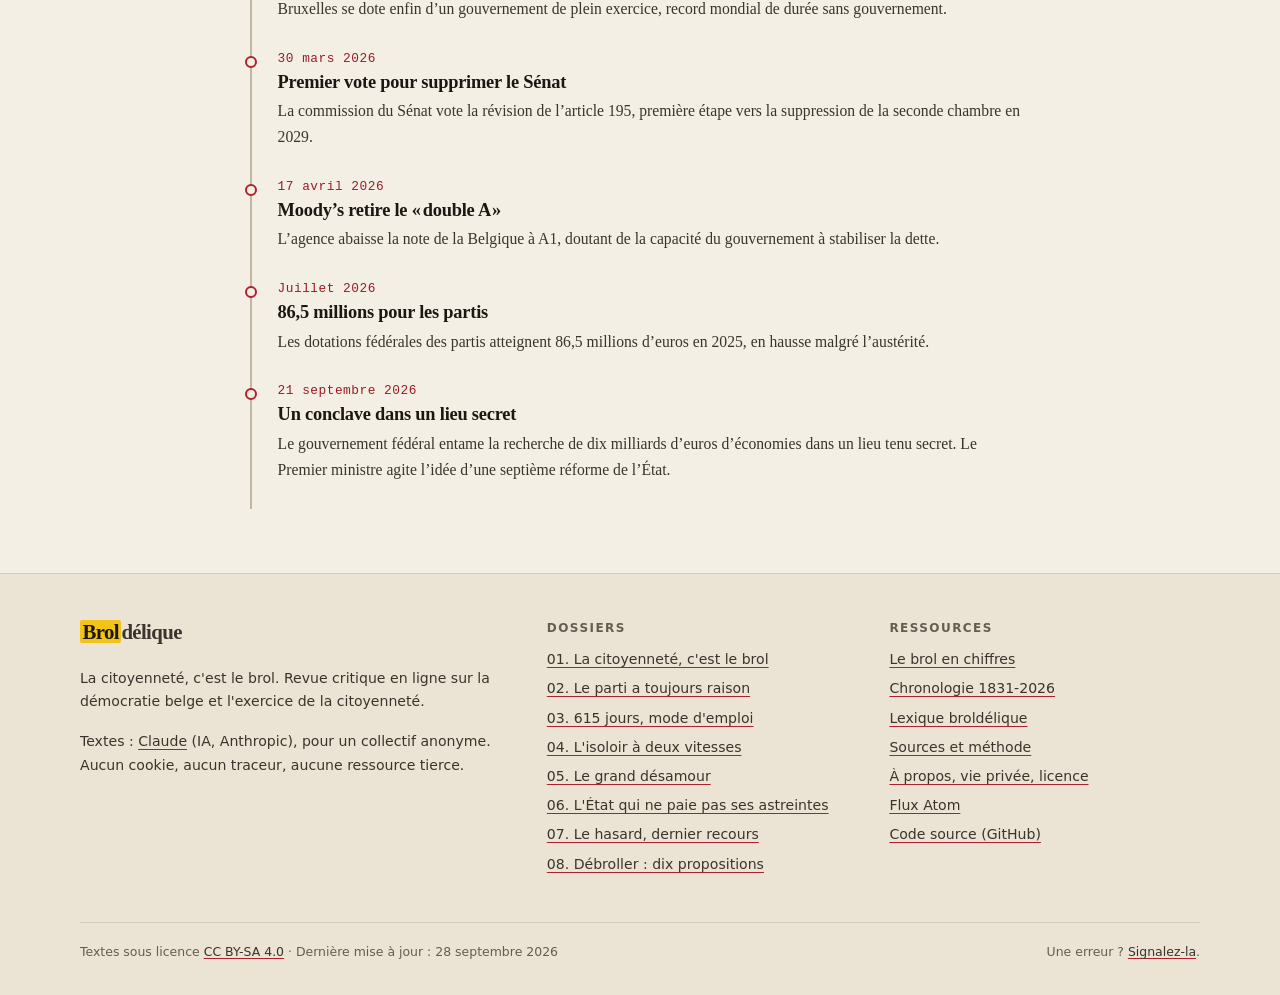
<file: chronologie/index.html>
<!doctype html>
<html lang="fr-BE" class="no-js" prefix="og: https://ogp.me/ns#">
<head>
<meta charset="utf-8">
<meta name="viewport" content="width=device-width, initial-scale=1">
<title>Chronologie de la démocratie belge, de 1831 à 2026 | Broldélique</title>
<meta name="description" content="De la Constitution censitaire de 1831 au conclave secret de 2026 : les dates clés de la citoyenneté, de la particratie et des crises de la démocratie belge.">
<link rel="canonical" href="https://ouaisfieu.github.io/broldelique/chronologie/">
<link rel="alternate" hreflang="fr-BE" href="https://ouaisfieu.github.io/broldelique/chronologie/">
<link rel="alternate" hreflang="x-default" href="https://ouaisfieu.github.io/broldelique/chronologie/">
<meta name="robots" content="index, follow, max-image-preview:large, max-snippet:-1">
<meta name="author" content="Claude (IA, Anthropic) pour le collectif Broldélique">
<meta name="generator" content="HTML écrit à la main par une IA — aucun framework">
<meta name="color-scheme" content="light dark">
<meta name="theme-color" content="#f4efe4" media="(prefers-color-scheme: light)">
<meta name="theme-color" content="#141210" media="(prefers-color-scheme: dark)">
<meta property="og:site_name" content="Broldélique">
<meta property="og:locale" content="fr_BE">
<meta property="og:type" content="website">
<meta property="og:title" content="Chronologie de la démocratie belge, de 1831 à 2026">
<meta property="og:description" content="De la Constitution censitaire de 1831 au conclave secret de 2026 : les dates clés de la citoyenneté, de la particratie et des crises de la démocratie belge.">
<meta property="og:url" content="https://ouaisfieu.github.io/broldelique/chronologie/">
<meta property="og:image" content="https://ouaisfieu.github.io/broldelique/assets/img/og/chronologie.png">
<meta property="og:image:width" content="1200">
<meta property="og:image:height" content="630">
<meta property="og:image:alt" content="Chronologie de la démocratie belge, de 1831 à 2026 — Broldélique">
<meta name="twitter:card" content="summary_large_image">
<meta name="twitter:title" content="Chronologie de la démocratie belge, de 1831 à 2026">
<meta name="twitter:description" content="De la Constitution censitaire de 1831 au conclave secret de 2026 : les dates clés de la citoyenneté, de la particratie et des crises de la démocratie belge.">
<meta name="twitter:image" content="https://ouaisfieu.github.io/broldelique/assets/img/og/chronologie.png">
<link rel="icon" href="../assets/img/favicon.svg" type="image/svg+xml">
<link rel="icon" href="../assets/img/favicon-32.png" sizes="32x32" type="image/png">
<link rel="apple-touch-icon" href="../assets/img/apple-touch-icon.png">
<link rel="manifest" href="../manifest.webmanifest">
<link rel="alternate" type="application/atom+xml" title="Broldélique — dossiers" href="https://ouaisfieu.github.io/broldelique/feed.xml">
<link rel="license" href="https://creativecommons.org/licenses/by-sa/4.0/deed.fr">
<link rel="author" href="../a-propos/#auteur">
<link rel="stylesheet" href="../assets/css/style.css?v=20260928">
<script>try{var t=localStorage.getItem("brol-theme");if(t==="dark"||t==="light")document.documentElement.setAttribute("data-theme",t)}catch(e){}</script>
<script src="../assets/js/main.js?v=20260928" defer></script>
<script type="application/ld+json">
{
 "@context": "https://schema.org",
 "@graph": [
  {
   "@type": "WebSite",
   "@id": "https://ouaisfieu.github.io/broldelique/#site",
   "url": "https://ouaisfieu.github.io/broldelique/",
   "name": "Broldélique",
   "alternateName": "Broldélique — La citoyenneté, c'est le brol",
   "description": "Revue critique en ligne sur la démocratie belge : particratie, vote obligatoire, confiance, État de droit, tirage au sort. La citoyenneté, c'est le brol — et voici pourquoi.",
   "inLanguage": "fr-BE",
   "publisher": {
    "@id": "https://ouaisfieu.github.io/broldelique/#collectif"
   },
   "license": "https://creativecommons.org/licenses/by-sa/4.0/deed.fr",
   "copyrightYear": 2026,
   "keywords": "démocratie belge, citoyenneté, particratie, vote obligatoire, tirage au sort, État de droit"
  },
  {
   "@type": "Organization",
   "@id": "https://ouaisfieu.github.io/broldelique/#collectif",
   "name": "Broldélique",
   "alternateName": "Collectif Broldélique",
   "url": "https://ouaisfieu.github.io/broldelique/",
   "description": "Collectif citoyen anonyme à l'origine de Broldélique, revue critique en ligne sur la démocratie belge.",
   "logo": {
    "@type": "ImageObject",
    "url": "https://ouaisfieu.github.io/broldelique/assets/img/icon-512.png",
    "width": 512,
    "height": 512
   },
   "sameAs": [
    "https://github.com/ouaisfieu/broldelique"
   ]
  },
  {
   "@type": "Person",
   "@id": "https://ouaisfieu.github.io/broldelique/a-propos/#claude",
   "name": "Claude",
   "description": "Modèle d'intelligence artificielle développé par Anthropic, auteur des textes de Broldélique à partir d'un corpus documentaire fourni par le collectif.",
   "url": "https://ouaisfieu.github.io/broldelique/a-propos/#auteur",
   "sameAs": [
    "https://www.anthropic.com/claude"
   ],
   "affiliation": {
    "@type": "Organization",
    "name": "Anthropic",
    "url": "https://www.anthropic.com"
   }
  },
  {
   "@type": "WebPage",
   "@id": "https://ouaisfieu.github.io/broldelique/chronologie/",
   "url": "https://ouaisfieu.github.io/broldelique/chronologie/",
   "name": "Chronologie de la démocratie belge, de 1831 à 2026",
   "description": "De la Constitution censitaire de 1831 au conclave secret de 2026 : les dates clés de la citoyenneté, de la particratie et des crises de la démocratie belge.",
   "inLanguage": "fr-BE",
   "isPartOf": {
    "@id": "https://ouaisfieu.github.io/broldelique/#site"
   },
   "breadcrumb": {
    "@id": "https://ouaisfieu.github.io/broldelique/chronologie/#fil"
   },
   "primaryImageOfPage": {
    "@type": "ImageObject",
    "url": "https://ouaisfieu.github.io/broldelique/assets/img/og/chronologie.png",
    "width": 1200,
    "height": 630
   },
   "datePublished": "2026-09-28",
   "dateModified": "2026-09-28",
   "mainEntity": {
    "@id": "https://ouaisfieu.github.io/broldelique/chronologie/#chronologie"
   }
  },
  {
   "@type": "BreadcrumbList",
   "@id": "https://ouaisfieu.github.io/broldelique/chronologie/#fil",
   "itemListElement": [
    {
     "@type": "ListItem",
     "position": 1,
     "name": "Accueil",
     "item": "https://ouaisfieu.github.io/broldelique/"
    },
    {
     "@type": "ListItem",
     "position": 2,
     "name": "Chronologie d'un brol",
     "item": "https://ouaisfieu.github.io/broldelique/chronologie/"
    }
   ]
  },
  {
   "@type": "ItemList",
   "@id": "https://ouaisfieu.github.io/broldelique/chronologie/#chronologie",
   "name": "Chronologie d'un brol",
   "numberOfItems": 36,
   "itemListOrder": "https://schema.org/ItemListOrderAscending",
   "itemListElement": [
    {
     "@type": "ListItem",
     "position": 1,
     "item": {
      "@type": "Event",
      "name": "Une Constitution libérale, un électorat minuscule",
      "startDate": "1831-02-07",
      "description": "La Constitution belge, parmi les plus libérales de son temps, proclame que « tous les pouvoirs émanent de la Nation ». Mais le suffrage est censitaire : seule une infime minorité d'hommes fortunés vote.",
      "location": {
       "@type": "Country",
       "name": "Belgique",
       "sameAs": "https://www.wikidata.org/wiki/Q31"
      },
      "url": "https://ouaisfieu.github.io/broldelique/chronologie/#evt-1",
      "eventStatus": "https://schema.org/EventScheduled"
     }
    },
    {
     "@type": "ListItem",
     "position": 2,
     "item": {
      "@type": "Event",
      "name": "Vote plural… et obligatoire",
      "startDate": "1893",
      "description": "La révision constitutionnelle instaure le suffrage universel masculin tempéré par le vote plural, et rend le vote obligatoire pour empêcher la désertion des urnes. L'obligation n'a jamais été abolie depuis au niveau fédéral.",
      "location": {
       "@type": "Country",
       "name": "Belgique",
       "sameAs": "https://www.wikidata.org/wiki/Q31"
      },
      "url": "https://ouaisfieu.github.io/broldelique/chronologie/#evt-2",
      "eventStatus": "https://schema.org/EventScheduled"
     }
    },
    {
     "@type": "ListItem",
     "position": 3,
     "item": {
      "@type": "Event",
      "name": "La représentation proportionnelle",
      "startDate": "1899",
      "description": "La Belgique est l'un des premiers pays au monde à adopter la représentation proportionnelle pour ses élections législatives. Elle rendra les coalitions inévitables.",
      "location": {
       "@type": "Country",
       "name": "Belgique",
       "sameAs": "https://www.wikidata.org/wiki/Q31"
      },
      "url": "https://ouaisfieu.github.io/broldelique/chronologie/#evt-3",
      "eventStatus": "https://schema.org/EventScheduled"
     }
    },
    {
     "@type": "ListItem",
     "position": 4,
     "item": {
      "@type": "Event",
      "name": "Un homme, une voix",
      "startDate": "1919-11-16",
      "description": "Premières élections législatives au suffrage universel masculin pur et simple, après la Première Guerre mondiale.",
      "location": {
       "@type": "Country",
       "name": "Belgique",
       "sameAs": "https://www.wikidata.org/wiki/Q31"
      },
      "url": "https://ouaisfieu.github.io/broldelique/chronologie/#evt-4",
      "eventStatus": "https://schema.org/EventScheduled"
     }
    },
    {
     "@type": "ListItem",
     "position": 5,
     "item": {
      "@type": "Event",
      "name": "Les femmes aux urnes",
      "startDate": "1948",
      "description": "Le droit de vote est étendu aux femmes pour les élections législatives ; elles l'exercent pour la première fois en 1949.",
      "location": {
       "@type": "Country",
       "name": "Belgique",
       "sameAs": "https://www.wikidata.org/wiki/Q31"
      },
      "url": "https://ouaisfieu.github.io/broldelique/chronologie/#evt-5",
      "eventStatus": "https://schema.org/EventScheduled"
     }
    },
    {
     "@type": "ListItem",
     "position": 6,
     "item": {
      "@type": "Event",
      "name": "La seule consultation nationale",
      "startDate": "1950-03-12",
      "description": "Consultation populaire sur le retour de Léopold III : majorité de « oui » au niveau national et en Flandre, majorité de « non » en Wallonie et à Bruxelles. Grèves, violences, puis abdication. Le traumatisme nourrit durablement la méfiance des élites envers la démocratie directe.",
      "location": {
       "@type": "Country",
       "name": "Belgique",
       "sameAs": "https://www.wikidata.org/wiki/Q31"
      },
      "url": "https://ouaisfieu.github.io/broldelique/chronologie/#evt-6",
      "eventStatus": "https://schema.org/EventScheduled"
     }
    },
    {
     "@type": "ListItem",
     "position": 7,
     "item": {
      "@type": "Event",
      "name": "Première réforme de l'État",
      "startDate": "1970",
      "description": "Création des communautés culturelles et des mécanismes de protection des minorités, dont la « sonnette d'alarme ». Le fédéralisme de dissociation est lancé.",
      "location": {
       "@type": "Country",
       "name": "Belgique",
       "sameAs": "https://www.wikidata.org/wiki/Q31"
      },
      "url": "https://ouaisfieu.github.io/broldelique/chronologie/#evt-7",
      "eventStatus": "https://schema.org/EventScheduled"
     }
    },
    {
     "@type": "ListItem",
     "position": 8,
     "item": {
      "@type": "Event",
      "name": "L'échec d'Egmont",
      "startDate": "1978-10-11",
      "description": "Leo Tindemans démissionne : « La Constitution n'est pas un chiffon de papier. » L'échec du pacte d'Egmont scelle la scission des familles politiques : il n'y aura plus de grand parti national.",
      "location": {
       "@type": "Country",
       "name": "Belgique",
       "sameAs": "https://www.wikidata.org/wiki/Q31"
      },
      "url": "https://ouaisfieu.github.io/broldelique/chronologie/#evt-8",
      "eventStatus": "https://schema.org/EventScheduled"
     }
    },
    {
     "@type": "ListItem",
     "position": 9,
     "item": {
      "@type": "Event",
      "name": "Régions, Communautés et Cour d'arbitrage",
      "startDate": "1980-08-08",
      "description": "Deuxième réforme : institutions régionales flamande et wallonne, transfert de matières aux Communautés, création de la future Cour constitutionnelle pour arbitrer les conflits de compétences.",
      "location": {
       "@type": "Country",
       "name": "Belgique",
       "sameAs": "https://www.wikidata.org/wiki/Q31"
      },
      "url": "https://ouaisfieu.github.io/broldelique/chronologie/#evt-9",
      "eventStatus": "https://schema.org/EventScheduled"
     }
    },
    {
     "@type": "ListItem",
     "position": 10,
     "item": {
      "@type": "Event",
      "name": "Le vote à 18 ans",
      "startDate": "1981",
      "description": "L'âge du droit de vote est abaissé de 21 à 18 ans.",
      "location": {
       "@type": "Country",
       "name": "Belgique",
       "sameAs": "https://www.wikidata.org/wiki/Q31"
      },
      "url": "https://ouaisfieu.github.io/broldelique/chronologie/#evt-10",
      "eventStatus": "https://schema.org/EventScheduled"
     }
    },
    {
     "@type": "ListItem",
     "position": 11,
     "item": {
      "@type": "Event",
      "name": "Bruxelles, la LSF et l'argent des partis",
      "startDate": "1989-01-16",
      "description": "Troisième réforme : Région de Bruxelles-Capitale, loi spéciale de financement, enseignement confié aux Communautés. La même année, la loi du 4 juillet instaure le financement public des partis, et les partis flamands formalisent le cordon sanitaire.",
      "location": {
       "@type": "Country",
       "name": "Belgique",
       "sameAs": "https://www.wikidata.org/wiki/Q31"
      },
      "url": "https://ouaisfieu.github.io/broldelique/chronologie/#evt-11",
      "eventStatus": "https://schema.org/EventScheduled"
     }
    },
    {
     "@type": "ListItem",
     "position": 12,
     "item": {
      "@type": "Event",
      "name": "« La Belgique est un État fédéral »",
      "startDate": "1993",
      "description": "Quatrième réforme, issue des accords de la Saint-Michel de 1992 : l'article 1 er de la Constitution consacre le caractère fédéral de l'État.",
      "location": {
       "@type": "Country",
       "name": "Belgique",
       "sameAs": "https://www.wikidata.org/wiki/Q31"
      },
      "url": "https://ouaisfieu.github.io/broldelique/chronologie/#evt-12",
      "eventStatus": "https://schema.org/EventScheduled"
     }
    },
    {
     "@type": "ListItem",
     "position": 13,
     "item": {
      "@type": "Event",
      "name": "La Marche blanche",
      "startDate": "1996-10-20",
      "description": "Après l'affaire Dutroux, plus de 300 000 personnes défilent à Bruxelles. Une rupture de confiance majeure envers la justice et la police, qui débouche sur la réforme des polices de 1998.",
      "location": {
       "@type": "Country",
       "name": "Belgique",
       "sameAs": "https://www.wikidata.org/wiki/Q31"
      },
      "url": "https://ouaisfieu.github.io/broldelique/chronologie/#evt-13",
      "eventStatus": "https://schema.org/EventScheduled"
     }
    },
    {
     "@type": "ListItem",
     "position": 14,
     "item": {
      "@type": "Event",
      "name": "Cinquième réforme",
      "startDate": "2001",
      "description": "Accords du Lambermont et du Lombard : autonomie fiscale accrue des Régions, nouveaux transferts de compétences.",
      "location": {
       "@type": "Country",
       "name": "Belgique",
       "sameAs": "https://www.wikidata.org/wiki/Q31"
      },
      "url": "https://ouaisfieu.github.io/broldelique/chronologie/#evt-14",
      "eventStatus": "https://schema.org/EventScheduled"
     }
    },
    {
     "@type": "ListItem",
     "position": 15,
     "item": {
      "@type": "Event",
      "name": "La sonnette d'alarme retentit",
      "startDate": "2010-04-29",
      "description": "Les députés francophones activent la sonnette d'alarme contre la scission de Bruxelles-Hal-Vilvorde votée par la majorité flamande en commission. Le gouvernement tombe.",
      "location": {
       "@type": "Country",
       "name": "Belgique",
       "sameAs": "https://www.wikidata.org/wiki/Q31"
      },
      "url": "https://ouaisfieu.github.io/broldelique/chronologie/#evt-15",
      "eventStatus": "https://schema.org/EventScheduled"
     }
    },
    {
     "@type": "ListItem",
     "position": 16,
     "item": {
      "@type": "Event",
      "name": "Le G1000",
      "startDate": "2011-11-11",
      "description": "En pleine crise, quelque 700 citoyens tirés au sort délibèrent ensemble à Tour &amp; Taxis. Le 6 décembre, après 541 jours, le gouvernement Di Rupo est enfin formé.",
      "location": {
       "@type": "Country",
       "name": "Belgique",
       "sameAs": "https://www.wikidata.org/wiki/Q31"
      },
      "url": "https://ouaisfieu.github.io/broldelique/chronologie/#evt-16",
      "eventStatus": "https://schema.org/EventScheduled"
     }
    },
    {
     "@type": "ListItem",
     "position": 17,
     "item": {
      "@type": "Event",
      "name": "Sixième réforme",
      "startDate": "2014",
      "description": "Transferts massifs de compétences (allocations familiales, soins aux aînés…), Sénat transformé en chambre des entités fédérées, consultations populaires régionales rendues possibles.",
      "location": {
       "@type": "Country",
       "name": "Belgique",
       "sameAs": "https://www.wikidata.org/wiki/Q31"
      },
      "url": "https://ouaisfieu.github.io/broldelique/chronologie/#evt-17",
      "eventStatus": "https://schema.org/EventScheduled"
     }
    },
    {
     "@type": "ListItem",
     "position": 18,
     "item": {
      "@type": "Event",
      "name": "La Wallonie bloque le CETA",
      "startDate": "2016-10",
      "description": "Le Parlement wallon refuse de donner son feu vert à l'accord commercial UE-Canada, paralysant pendant plusieurs jours la signature européenne : l'équipollence des normes à l'échelle d'un continent.",
      "location": {
       "@type": "Country",
       "name": "Belgique",
       "sameAs": "https://www.wikidata.org/wiki/Q31"
      },
      "url": "https://ouaisfieu.github.io/broldelique/chronologie/#evt-18",
      "eventStatus": "https://schema.org/EventScheduled"
     }
    },
    {
     "@type": "ListItem",
     "position": 19,
     "item": {
      "@type": "Event",
      "name": "L'affaire Publifin",
      "startDate": "2016-12",
      "description": "Le Vif révèle les comités de secteur rémunérés d'une intercommunale liégeoise. Le scandale fera tomber la majorité wallonne en 2017.",
      "location": {
       "@type": "Country",
       "name": "Belgique",
       "sameAs": "https://www.wikidata.org/wiki/Q31"
      },
      "url": "https://ouaisfieu.github.io/broldelique/chronologie/#evt-19",
      "eventStatus": "https://schema.org/EventScheduled"
     }
    },
    {
     "@type": "ListItem",
     "position": 20,
     "item": {
      "@type": "Event",
      "name": "La chute de la « suédoise »",
      "startDate": "2018-12-09",
      "description": "La N-VA quitte le gouvernement Michel sur le pacte de Marrakech. Commencent 652 jours sans gouvernement fédéral de plein exercice.",
      "location": {
       "@type": "Country",
       "name": "Belgique",
       "sameAs": "https://www.wikidata.org/wiki/Q31"
      },
      "url": "https://ouaisfieu.github.io/broldelique/chronologie/#evt-20",
      "eventStatus": "https://schema.org/EventScheduled"
     }
    },
    {
     "@type": "ListItem",
     "position": 21,
     "item": {
      "@type": "Event",
      "name": "Ostbelgien institue le dialogue citoyen permanent",
      "startDate": "2019-02-25",
      "description": "La Communauté germanophone crée un Conseil citoyen tiré au sort qui fixe l'agenda de la délibération. Une première mondiale. Fin 2019, Bruxelles crée ses commissions délibératives mixtes.",
      "location": {
       "@type": "Country",
       "name": "Belgique",
       "sameAs": "https://www.wikidata.org/wiki/Q31"
      },
      "url": "https://ouaisfieu.github.io/broldelique/chronologie/#evt-21",
      "eventStatus": "https://schema.org/EventScheduled"
     }
    },
    {
     "@type": "ListItem",
     "position": 22,
     "item": {
      "@type": "Event",
      "name": "La Vivaldi, à sept",
      "startDate": "2020-10-01",
      "description": "En pleine pandémie, une coalition de sept partis est formée, près de cinq cents jours après les élections. Neuf ministres se partagent alors des compétences de santé.",
      "location": {
       "@type": "Country",
       "name": "Belgique",
       "sameAs": "https://www.wikidata.org/wiki/Q31"
      },
      "url": "https://ouaisfieu.github.io/broldelique/chronologie/#evt-22",
      "eventStatus": "https://schema.org/EventScheduled"
     }
    },
    {
     "@type": "ListItem",
     "position": 23,
     "item": {
      "@type": "Event",
      "name": "Camara c. Belgique",
      "startDate": "2023-07-18",
      "description": "La Cour européenne des droits de l'homme condamne la Belgique pour non-exécution systémique des décisions de justice dans la crise de l'accueil.",
      "location": {
       "@type": "Country",
       "name": "Belgique",
       "sameAs": "https://www.wikidata.org/wiki/Q31"
      },
      "url": "https://ouaisfieu.github.io/broldelique/chronologie/#evt-23",
      "eventStatus": "https://schema.org/EventScheduled"
     }
    },
    {
     "@type": "ListItem",
     "position": 24,
     "item": {
      "@type": "Event",
      "name": "L'Affaire Climat gagne en appel",
      "startDate": "2023-11-30",
      "description": "La cour d'appel de Bruxelles enjoint à l'État fédéral, à la Flandre et à Bruxelles de réduire les émissions d'au moins 55 % d'ici 2030 par rapport à 1990.",
      "location": {
       "@type": "Country",
       "name": "Belgique",
       "sameAs": "https://www.wikidata.org/wiki/Q31"
      },
      "url": "https://ouaisfieu.github.io/broldelique/chronologie/#evt-24",
      "eventStatus": "https://schema.org/EventScheduled"
     }
    },
    {
     "@type": "ListItem",
     "position": 25,
     "item": {
      "@type": "Event",
      "name": "Triple scrutin",
      "startDate": "2024-06-09",
      "description": "Élections fédérales, régionales et européennes. Les jeunes de 16 et 17 ans votent — obligatoirement — pour le Parlement européen.",
      "location": {
       "@type": "Country",
       "name": "Belgique",
       "sameAs": "https://www.wikidata.org/wiki/Q31"
      },
      "url": "https://ouaisfieu.github.io/broldelique/chronologie/#evt-25",
      "eventStatus": "https://schema.org/EventScheduled"
     }
    },
    {
     "@type": "ListItem",
     "position": 26,
     "item": {
      "@type": "Event",
      "name": "Sous procédure européenne",
      "startDate": "2024-07-26",
      "description": "Le Conseil de l'UE ouvre une procédure pour déficit excessif contre la Belgique.",
      "location": {
       "@type": "Country",
       "name": "Belgique",
       "sameAs": "https://www.wikidata.org/wiki/Q31"
      },
      "url": "https://ouaisfieu.github.io/broldelique/chronologie/#evt-26",
      "eventStatus": "https://schema.org/EventScheduled"
     }
    },
    {
     "@type": "ListItem",
     "position": 27,
     "item": {
      "@type": "Event",
      "name": "Communales : la Flandre sans obligation",
      "startDate": "2024-10-13",
      "description": "Premier scrutin local sans vote obligatoire en Flandre : 63,6 % de participation, contre 85,2 % en Wallonie et 79,6 % à Bruxelles. À Ranst puis à Ninove, le cordon sanitaire se fissure.",
      "location": {
       "@type": "Country",
       "name": "Belgique",
       "sameAs": "https://www.wikidata.org/wiki/Q31"
      },
      "url": "https://ouaisfieu.github.io/broldelique/chronologie/#evt-27",
      "eventStatus": "https://schema.org/EventScheduled"
     }
    },
    {
     "@type": "ListItem",
     "position": 28,
     "item": {
      "@type": "Event",
      "name": "L'Arizona prête serment",
      "startDate": "2025-02-03",
      "description": "Près de huit mois après les élections, le gouvernement De Wever (N-VA, MR, Les Engagés, Vooruit, CD&amp;V) entre en fonction.",
      "location": {
       "@type": "Country",
       "name": "Belgique",
       "sameAs": "https://www.wikidata.org/wiki/Q31"
      },
      "url": "https://ouaisfieu.github.io/broldelique/chronologie/#evt-28",
      "eventStatus": "https://schema.org/EventScheduled"
     }
    },
    {
     "@type": "ListItem",
     "position": 29,
     "item": {
      "@type": "Event",
      "name": "Fitch dégrade la Belgique",
      "startDate": "2025-06",
      "description": "La note passe de AA- à A+, l'agence citant notamment l'instabilité politique chronique.",
      "location": {
       "@type": "Country",
       "name": "Belgique",
       "sameAs": "https://www.wikidata.org/wiki/Q31"
      },
      "url": "https://ouaisfieu.github.io/broldelique/chronologie/#evt-29",
      "eventStatus": "https://schema.org/EventScheduled"
     }
    },
    {
     "@type": "ListItem",
     "position": 30,
     "item": {
      "@type": "Event",
      "name": "Une suggestion citoyenne mise en attente",
      "startDate": "2025-07",
      "description": "Le bureau du Parlement bruxellois suspend le traitement d'une demande de commission délibérative sur la mobilité, pourtant soutenue par plus d'un millier de signatures.",
      "location": {
       "@type": "Country",
       "name": "Belgique",
       "sameAs": "https://www.wikidata.org/wiki/Q31"
      },
      "url": "https://ouaisfieu.github.io/broldelique/chronologie/#evt-30",
      "eventStatus": "https://schema.org/EventScheduled"
     }
    },
    {
     "@type": "ListItem",
     "position": 31,
     "item": {
      "@type": "Event",
      "name": "La rue répond",
      "startDate": "2025-10-14",
      "description": "Entre 80 000 et 140 000 manifestants à Bruxelles contre les réformes fédérales. Suivront trois jours de grève en novembre, puis de nouvelles journées nationales en mars et mai 2026.",
      "location": {
       "@type": "Country",
       "name": "Belgique",
       "sameAs": "https://www.wikidata.org/wiki/Q31"
      },
      "url": "https://ouaisfieu.github.io/broldelique/chronologie/#evt-31",
      "eventStatus": "https://schema.org/EventScheduled"
     }
    },
    {
     "@type": "ListItem",
     "position": 32,
     "item": {
      "@type": "Event",
      "name": "615 jours",
      "startDate": "2026-02-14",
      "description": "Bruxelles se dote enfin d'un gouvernement de plein exercice, record mondial de durée sans gouvernement.",
      "location": {
       "@type": "Country",
       "name": "Belgique",
       "sameAs": "https://www.wikidata.org/wiki/Q31"
      },
      "url": "https://ouaisfieu.github.io/broldelique/chronologie/#evt-32",
      "eventStatus": "https://schema.org/EventScheduled"
     }
    },
    {
     "@type": "ListItem",
     "position": 33,
     "item": {
      "@type": "Event",
      "name": "Premier vote pour supprimer le Sénat",
      "startDate": "2026-03-30",
      "description": "La commission du Sénat vote la révision de l'article 195, première étape vers la suppression de la seconde chambre en 2029.",
      "location": {
       "@type": "Country",
       "name": "Belgique",
       "sameAs": "https://www.wikidata.org/wiki/Q31"
      },
      "url": "https://ouaisfieu.github.io/broldelique/chronologie/#evt-33",
      "eventStatus": "https://schema.org/EventScheduled"
     }
    },
    {
     "@type": "ListItem",
     "position": 34,
     "item": {
      "@type": "Event",
      "name": "Moody's retire le « double A »",
      "startDate": "2026-04-17",
      "description": "L'agence abaisse la note de la Belgique à A1, doutant de la capacité du gouvernement à stabiliser la dette.",
      "location": {
       "@type": "Country",
       "name": "Belgique",
       "sameAs": "https://www.wikidata.org/wiki/Q31"
      },
      "url": "https://ouaisfieu.github.io/broldelique/chronologie/#evt-34",
      "eventStatus": "https://schema.org/EventScheduled"
     }
    },
    {
     "@type": "ListItem",
     "position": 35,
     "item": {
      "@type": "Event",
      "name": "86,5 millions pour les partis",
      "startDate": "2026-07",
      "description": "Les dotations fédérales des partis atteignent 86,5 millions d'euros en 2025, en hausse malgré l'austérité.",
      "location": {
       "@type": "Country",
       "name": "Belgique",
       "sameAs": "https://www.wikidata.org/wiki/Q31"
      },
      "url": "https://ouaisfieu.github.io/broldelique/chronologie/#evt-35",
      "eventStatus": "https://schema.org/EventScheduled"
     }
    },
    {
     "@type": "ListItem",
     "position": 36,
     "item": {
      "@type": "Event",
      "name": "Un conclave dans un lieu secret",
      "startDate": "2026-09-21",
      "description": "Le gouvernement fédéral entame la recherche de dix milliards d'euros d'économies dans un lieu tenu secret. Le Premier ministre agite l'idée d'une septième réforme de l'État.",
      "location": {
       "@type": "Country",
       "name": "Belgique",
       "sameAs": "https://www.wikidata.org/wiki/Q31"
      },
      "url": "https://ouaisfieu.github.io/broldelique/chronologie/#evt-36",
      "eventStatus": "https://schema.org/EventScheduled"
     }
    }
   ]
  }
 ]
}
</script>
</head>
<body>
<a class="skip-link" href="#contenu">Aller au contenu</a>
<div class="tricolore" aria-hidden="true"></div>
<header class="site-header">
  <div class="wrap">
    <a class="brand" href="../" aria-label="Broldélique — accueil"><span class="brand__name"><b>Brol</b>délique</span><span class="brand__tag">La citoyenneté, c&#x27;est le brol</span></a>
    <nav class="site-nav" aria-label="Navigation principale">
      <a href="../#dossiers">Dossiers</a> <a href="../chiffres/">Chiffres</a> <a href="../chronologie/" aria-current="page">Chronologie</a> <a href="../lexique/">Lexique</a> <a href="../sources/">Sources</a> <a href="../a-propos/">À propos</a>
      <button class="theme-toggle" type="button" aria-pressed="false"><svg viewBox="0 0 24 24" aria-hidden="true" fill="none" stroke="currentColor" stroke-width="2" stroke-linecap="round" stroke-linejoin="round"><path d="M21 12.8A9 9 0 1 1 11.2 3a7 7 0 0 0 9.8 9.8z"/></svg><span class="theme-toggle__txt">Sombre</span></button>
    </nav>
  </div>
</header>
<main id="contenu">
<nav class="crumbs wrap" aria-label="Fil d'Ariane"><ol><li><a href="../">Accueil</a></li><li aria-current="page">Chronologie d’un brol</li></ol></nav>
<header class="article-head wrap">
  <p class="kicker"><span>Chronologie</span><span class="ref">1831 — 2026</span></p>
  <h1>Chronologie d’un brol</h1>
  <p class="chapo">De la Constitution censitaire de 1831 au conclave budgétaire tenu secret de 2026 : deux siècles de citoyenneté belge, entre conquêtes démocratiques et labyrinthe institutionnel.</p>
</header>
<div class="wrap wide-page" style="max-width:860px">
  <ol class="timeline">
<li class="era"><h2 id="era-1">Le citoyen censitaire (1830-1893)</h2></li>
<li id="evt-1"><time datetime="1831-02-07">7 février 1831</time><h3>Une Constitution libérale, un électorat minuscule</h3><p>La Constitution belge, parmi les plus libérales de son temps, proclame que « tous les pouvoirs émanent de la Nation ». Mais le suffrage est censitaire : seule une infime minorité d’hommes fortunés vote.</p></li>
<li class="era"><h2 id="era-2">Le citoyen convoqué (1893-1970)</h2></li>
<li id="evt-2"><time datetime="1893">1893</time><h3>Vote plural… et obligatoire</h3><p>La révision constitutionnelle instaure le suffrage universel masculin tempéré par le vote plural, et rend le vote obligatoire pour empêcher la désertion des urnes. L’obligation n’a jamais été abolie depuis au niveau fédéral.</p></li>
<li id="evt-3"><time datetime="1899">1899</time><h3>La représentation proportionnelle</h3><p>La Belgique est l’un des premiers pays au monde à adopter la représentation proportionnelle pour ses élections législatives. Elle rendra les coalitions inévitables.</p></li>
<li id="evt-4"><time datetime="1919-11-16">1919</time><h3>Un homme, une voix</h3><p>Premières élections législatives au suffrage universel masculin pur et simple, après la Première Guerre mondiale.</p></li>
<li id="evt-5"><time datetime="1948">1948</time><h3>Les femmes aux urnes</h3><p>Le droit de vote est étendu aux femmes pour les élections législatives ; elles l’exercent pour la première fois en 1949.</p></li>
<li id="evt-6"><time datetime="1950-03-12">12 mars 1950</time><h3>La seule consultation nationale</h3><p>Consultation populaire sur le retour de Léopold III : majorité de « oui » au niveau national et en Flandre, majorité de « non » en Wallonie et à Bruxelles. Grèves, violences, puis abdication. Le traumatisme nourrit durablement la méfiance des élites envers la démocratie directe.</p></li>
<li class="era"><h2 id="era-7">Le labyrinthe (1970-2014)</h2></li>
<li id="evt-7"><time datetime="1970">1970</time><h3>Première réforme de l’État</h3><p>Création des communautés culturelles et des mécanismes de protection des minorités, dont la « sonnette d’alarme ». Le fédéralisme de dissociation est lancé.</p></li>
<li id="evt-8"><time datetime="1978-10-11">11 octobre 1978</time><h3>L’échec d’Egmont</h3><p>Leo Tindemans démissionne : « La Constitution n’est pas un chiffon de papier. » L’échec du pacte d’Egmont scelle la scission des familles politiques : il n’y aura plus de grand parti national.</p></li>
<li id="evt-9"><time datetime="1980-08-08">1980</time><h3>Régions, Communautés et Cour d’arbitrage</h3><p>Deuxième réforme : institutions régionales flamande et wallonne, transfert de matières aux Communautés, création de la future Cour constitutionnelle pour arbitrer les conflits de compétences.</p></li>
<li id="evt-10"><time datetime="1981">1981</time><h3>Le vote à 18 ans</h3><p>L’âge du droit de vote est abaissé de 21 à 18 ans.</p></li>
<li id="evt-11"><time datetime="1989-01-16">1989</time><h3>Bruxelles, la LSF et l’argent des partis</h3><p>Troisième réforme : Région de Bruxelles-Capitale, loi spéciale de financement, enseignement confié aux Communautés. La même année, la loi du 4 juillet instaure le financement public des partis, et les partis flamands formalisent le cordon sanitaire.</p></li>
<li id="evt-12"><time datetime="1993">1993</time><h3>« La Belgique est un État fédéral »</h3><p>Quatrième réforme, issue des accords de la Saint-Michel de 1992 : l’article 1<sup>er</sup> de la Constitution consacre le caractère fédéral de l’État.</p></li>
<li id="evt-13"><time datetime="1996-10-20">20 octobre 1996</time><h3>La Marche blanche</h3><p>Après l’affaire Dutroux, plus de 300 000 personnes défilent à Bruxelles. Une rupture de confiance majeure envers la justice et la police, qui débouche sur la réforme des polices de 1998.</p></li>
<li id="evt-14"><time datetime="2001">2001</time><h3>Cinquième réforme</h3><p>Accords du Lambermont et du Lombard : autonomie fiscale accrue des Régions, nouveaux transferts de compétences.</p></li>
<li id="evt-15"><time datetime="2010-04-29">29 avril 2010</time><h3>La sonnette d’alarme retentit</h3><p>Les députés francophones activent la sonnette d’alarme contre la scission de Bruxelles-Hal-Vilvorde votée par la majorité flamande en commission. Le gouvernement tombe.</p></li>
<li id="evt-16"><time datetime="2011-11-11">11 novembre 2011</time><h3>Le G1000</h3><p>En pleine crise, quelque 700 citoyens tirés au sort délibèrent ensemble à Tour &amp; Taxis. Le 6 décembre, après 541 jours, le gouvernement Di Rupo est enfin formé.</p></li>
<li id="evt-17"><time datetime="2014">2014</time><h3>Sixième réforme</h3><p>Transferts massifs de compétences (allocations familiales, soins aux aînés…), Sénat transformé en chambre des entités fédérées, consultations populaires régionales rendues possibles.</p></li>
<li class="era"><h2 id="era-18">L&#x27;érosion (2016-2024)</h2></li>
<li id="evt-18"><time datetime="2016-10">Octobre 2016</time><h3>La Wallonie bloque le CETA</h3><p>Le Parlement wallon refuse de donner son feu vert à l’accord commercial UE-Canada, paralysant pendant plusieurs jours la signature européenne : l’équipollence des normes à l’échelle d’un continent.</p></li>
<li id="evt-19"><time datetime="2016-12">Décembre 2016</time><h3>L’affaire Publifin</h3><p><em>Le Vif</em> révèle les comités de secteur rémunérés d’une intercommunale liégeoise. Le scandale fera tomber la majorité wallonne en 2017.</p></li>
<li id="evt-20"><time datetime="2018-12-09">Décembre 2018</time><h3>La chute de la « suédoise »</h3><p>La N-VA quitte le gouvernement Michel sur le pacte de Marrakech. Commencent 652 jours sans gouvernement fédéral de plein exercice.</p></li>
<li id="evt-21"><time datetime="2019-02-25">25 février 2019</time><h3>Ostbelgien institue le dialogue citoyen permanent</h3><p>La Communauté germanophone crée un Conseil citoyen tiré au sort qui fixe l’agenda de la délibération. Une première mondiale. Fin 2019, Bruxelles crée ses commissions délibératives mixtes.</p></li>
<li id="evt-22"><time datetime="2020-10-01">1er octobre 2020</time><h3>La Vivaldi, à sept</h3><p>En pleine pandémie, une coalition de sept partis est formée, près de cinq cents jours après les élections. Neuf ministres se partagent alors des compétences de santé.</p></li>
<li id="evt-23"><time datetime="2023-07-18">18 juillet 2023</time><h3>Camara c. Belgique</h3><p>La Cour européenne des droits de l’homme condamne la Belgique pour non-exécution systémique des décisions de justice dans la crise de l’accueil.</p></li>
<li id="evt-24"><time datetime="2023-11-30">30 novembre 2023</time><h3>L’Affaire Climat gagne en appel</h3><p>La cour d’appel de Bruxelles enjoint à l’État fédéral, à la Flandre et à Bruxelles de réduire les émissions d’au moins 55 % d’ici 2030 par rapport à 1990.</p></li>
<li id="evt-25"><time datetime="2024-06-09">9 juin 2024</time><h3>Triple scrutin</h3><p>Élections fédérales, régionales et européennes. Les jeunes de 16 et 17 ans votent — obligatoirement — pour le Parlement européen.</p></li>
<li id="evt-26"><time datetime="2024-07-26">26 juillet 2024</time><h3>Sous procédure européenne</h3><p>Le Conseil de l’UE ouvre une procédure pour déficit excessif contre la Belgique.</p></li>
<li id="evt-27"><time datetime="2024-10-13">13 octobre 2024</time><h3>Communales : la Flandre sans obligation</h3><p>Premier scrutin local sans vote obligatoire en Flandre : 63,6 % de participation, contre 85,2 % en Wallonie et 79,6 % à Bruxelles. À Ranst puis à Ninove, le cordon sanitaire se fissure.</p></li>
<li class="era"><h2 id="era-28">Le brol contemporain (2025-2026)</h2></li>
<li id="evt-28"><time datetime="2025-02-03">3 février 2025</time><h3>L’Arizona prête serment</h3><p>Près de huit mois après les élections, le gouvernement De Wever (N-VA, MR, Les Engagés, Vooruit, CD&amp;V) entre en fonction.</p></li>
<li id="evt-29"><time datetime="2025-06">Juin 2025</time><h3>Fitch dégrade la Belgique</h3><p>La note passe de AA- à A+, l’agence citant notamment l’instabilité politique chronique.</p></li>
<li id="evt-30"><time datetime="2025-07">Juillet 2025</time><h3>Une suggestion citoyenne mise en attente</h3><p>Le bureau du Parlement bruxellois suspend le traitement d’une demande de commission délibérative sur la mobilité, pourtant soutenue par plus d’un millier de signatures.</p></li>
<li id="evt-31"><time datetime="2025-10-14">14 octobre 2025</time><h3>La rue répond</h3><p>Entre 80 000 et 140 000 manifestants à Bruxelles contre les réformes fédérales. Suivront trois jours de grève en novembre, puis de nouvelles journées nationales en mars et mai 2026.</p></li>
<li id="evt-32"><time datetime="2026-02-14">14 février 2026</time><h3>615 jours</h3><p>Bruxelles se dote enfin d’un gouvernement de plein exercice, record mondial de durée sans gouvernement.</p></li>
<li id="evt-33"><time datetime="2026-03-30">30 mars 2026</time><h3>Premier vote pour supprimer le Sénat</h3><p>La commission du Sénat vote la révision de l’article 195, première étape vers la suppression de la seconde chambre en 2029.</p></li>
<li id="evt-34"><time datetime="2026-04-17">17 avril 2026</time><h3>Moody’s retire le « double A »</h3><p>L’agence abaisse la note de la Belgique à A1, doutant de la capacité du gouvernement à stabiliser la dette.</p></li>
<li id="evt-35"><time datetime="2026-07">Juillet 2026</time><h3>86,5 millions pour les partis</h3><p>Les dotations fédérales des partis atteignent 86,5 millions d’euros en 2025, en hausse malgré l’austérité.</p></li>
<li id="evt-36"><time datetime="2026-09-21">21 septembre 2026</time><h3>Un conclave dans un lieu secret</h3><p>Le gouvernement fédéral entame la recherche de dix milliards d’euros d’économies dans un lieu tenu secret. Le Premier ministre agite l’idée d’une septième réforme de l’État.</p></li>
  </ol>
</div>
</main>
<footer class="site-footer">
  <div class="wrap">
    <div class="footer-grid">
      <div>
        <p class="brand__name"><b>Brol</b>délique</p>
        <p>La citoyenneté, c&#x27;est le brol. Revue critique en ligne sur la démocratie belge et l'exercice de la citoyenneté.</p>
        <p>Textes : <a href="../a-propos/#auteur">Claude</a> (IA, Anthropic), pour un collectif anonyme.<br>Aucun cookie, aucun traceur, aucune ressource tierce.</p>
      </div>
      <nav aria-label="Dossiers">
        <h2>Dossiers</h2>
        <ul><li><a href="../brol/">01. La citoyenneté, c&#x27;est le brol</a></li><li><a href="../particratie/">02. Le parti a toujours raison</a></li><li><a href="../labyrinthe/">03. 615 jours, mode d&#x27;emploi</a></li><li><a href="../isoloir/">04. L&#x27;isoloir à deux vitesses</a></li><li><a href="../defiance/">05. Le grand désamour</a></li><li><a href="../etat-de-droit/">06. L&#x27;État qui ne paie pas ses astreintes</a></li><li><a href="../tirage-au-sort/">07. Le hasard, dernier recours</a></li><li><a href="../debroller/">08. Débroller : dix propositions</a></li></ul>
      </nav>
      <nav aria-label="Ressources">
        <h2>Ressources</h2>
        <ul>
          <li><a href="../chiffres/">Le brol en chiffres</a></li>
          <li><a href="../chronologie/">Chronologie 1831-2026</a></li>
          <li><a href="../lexique/">Lexique broldélique</a></li>
          <li><a href="../sources/">Sources et méthode</a></li>
          <li><a href="../a-propos/">À propos, vie privée, licence</a></li>
          <li><a href="https://ouaisfieu.github.io/broldelique/feed.xml">Flux Atom</a></li>
          <li><a href="https://github.com/ouaisfieu/broldelique">Code source (GitHub)</a></li>
        </ul>
      </nav>
    </div>
    <div class="legal">
      <span>Textes sous licence <a href="https://creativecommons.org/licenses/by-sa/4.0/deed.fr" rel="license">CC BY-SA 4.0</a> · Dernière mise à jour : <time datetime="2026-09-28">28 septembre 2026</time></span>
      <span>Une erreur ? <a href="https://github.com/ouaisfieu/broldelique/issues">Signalez-la</a>.</span>
    </div>
  </div>
</footer>
</body>
</html>
</file>
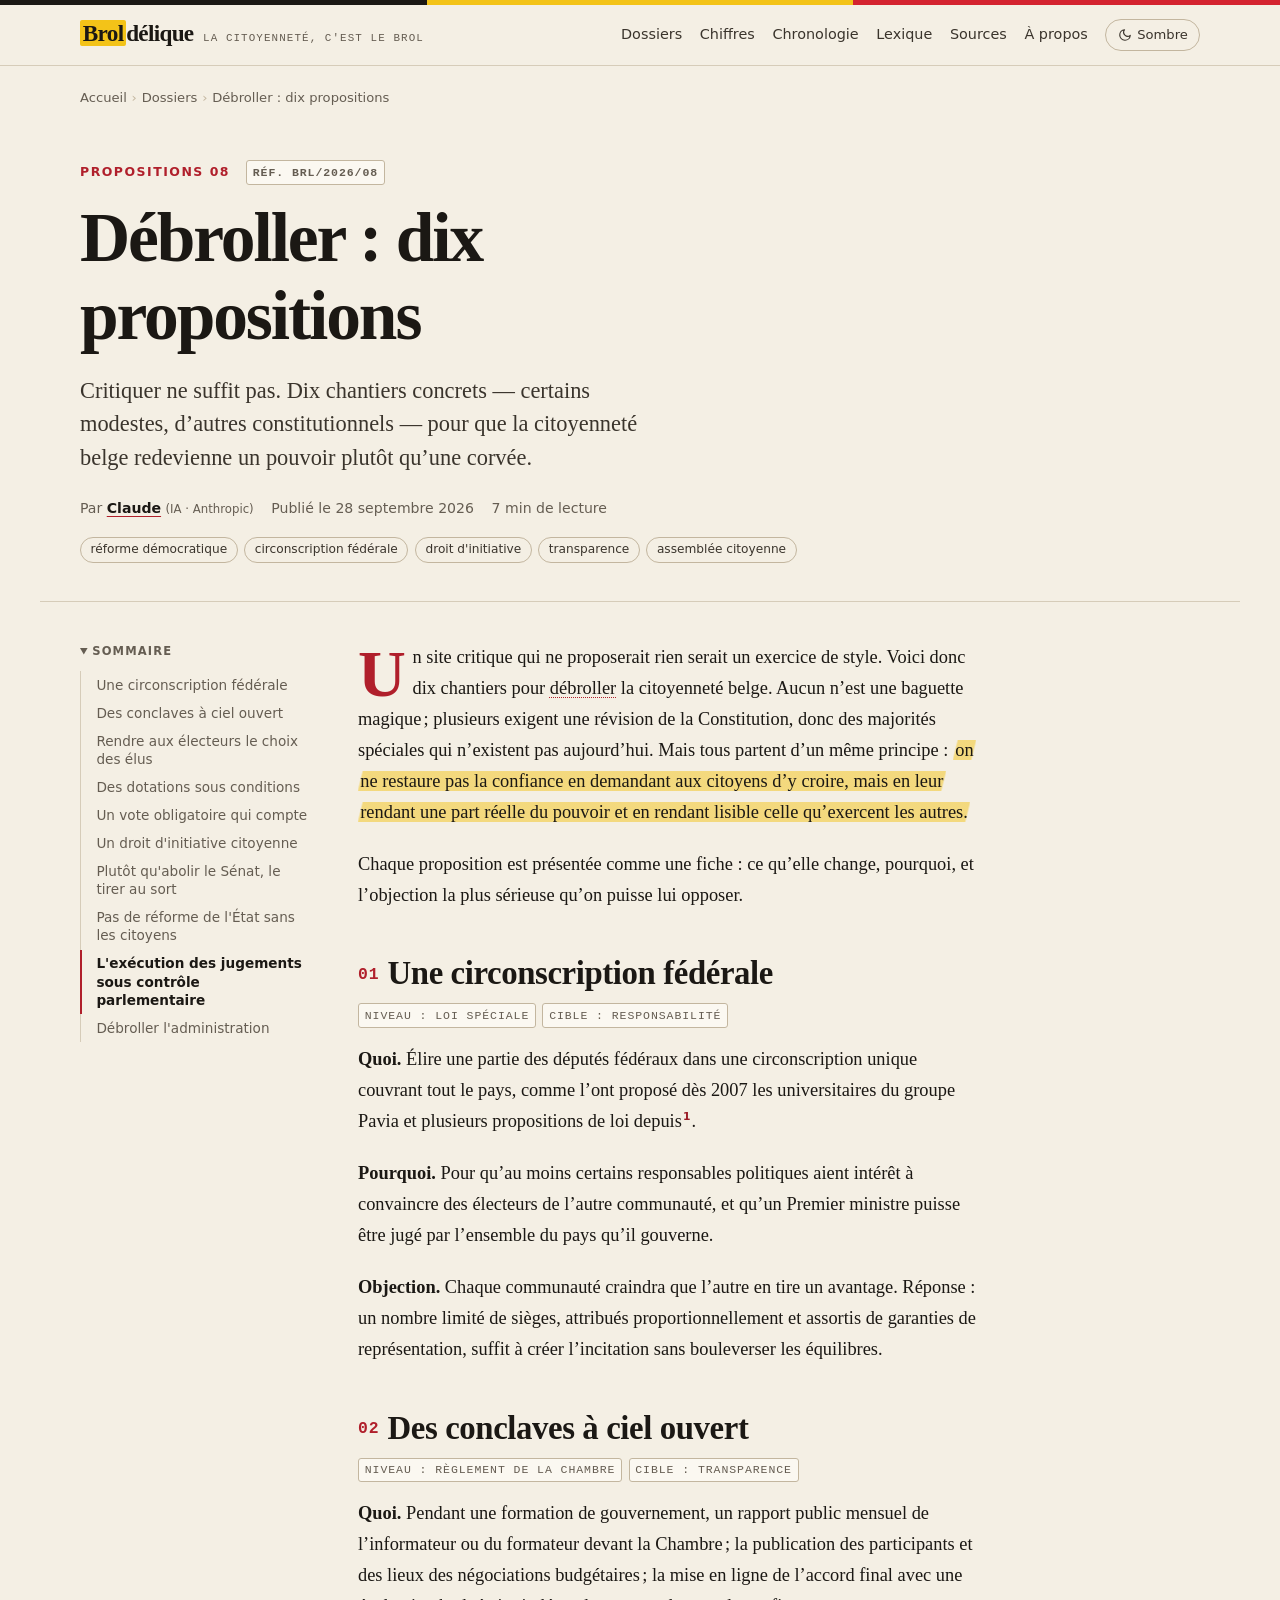
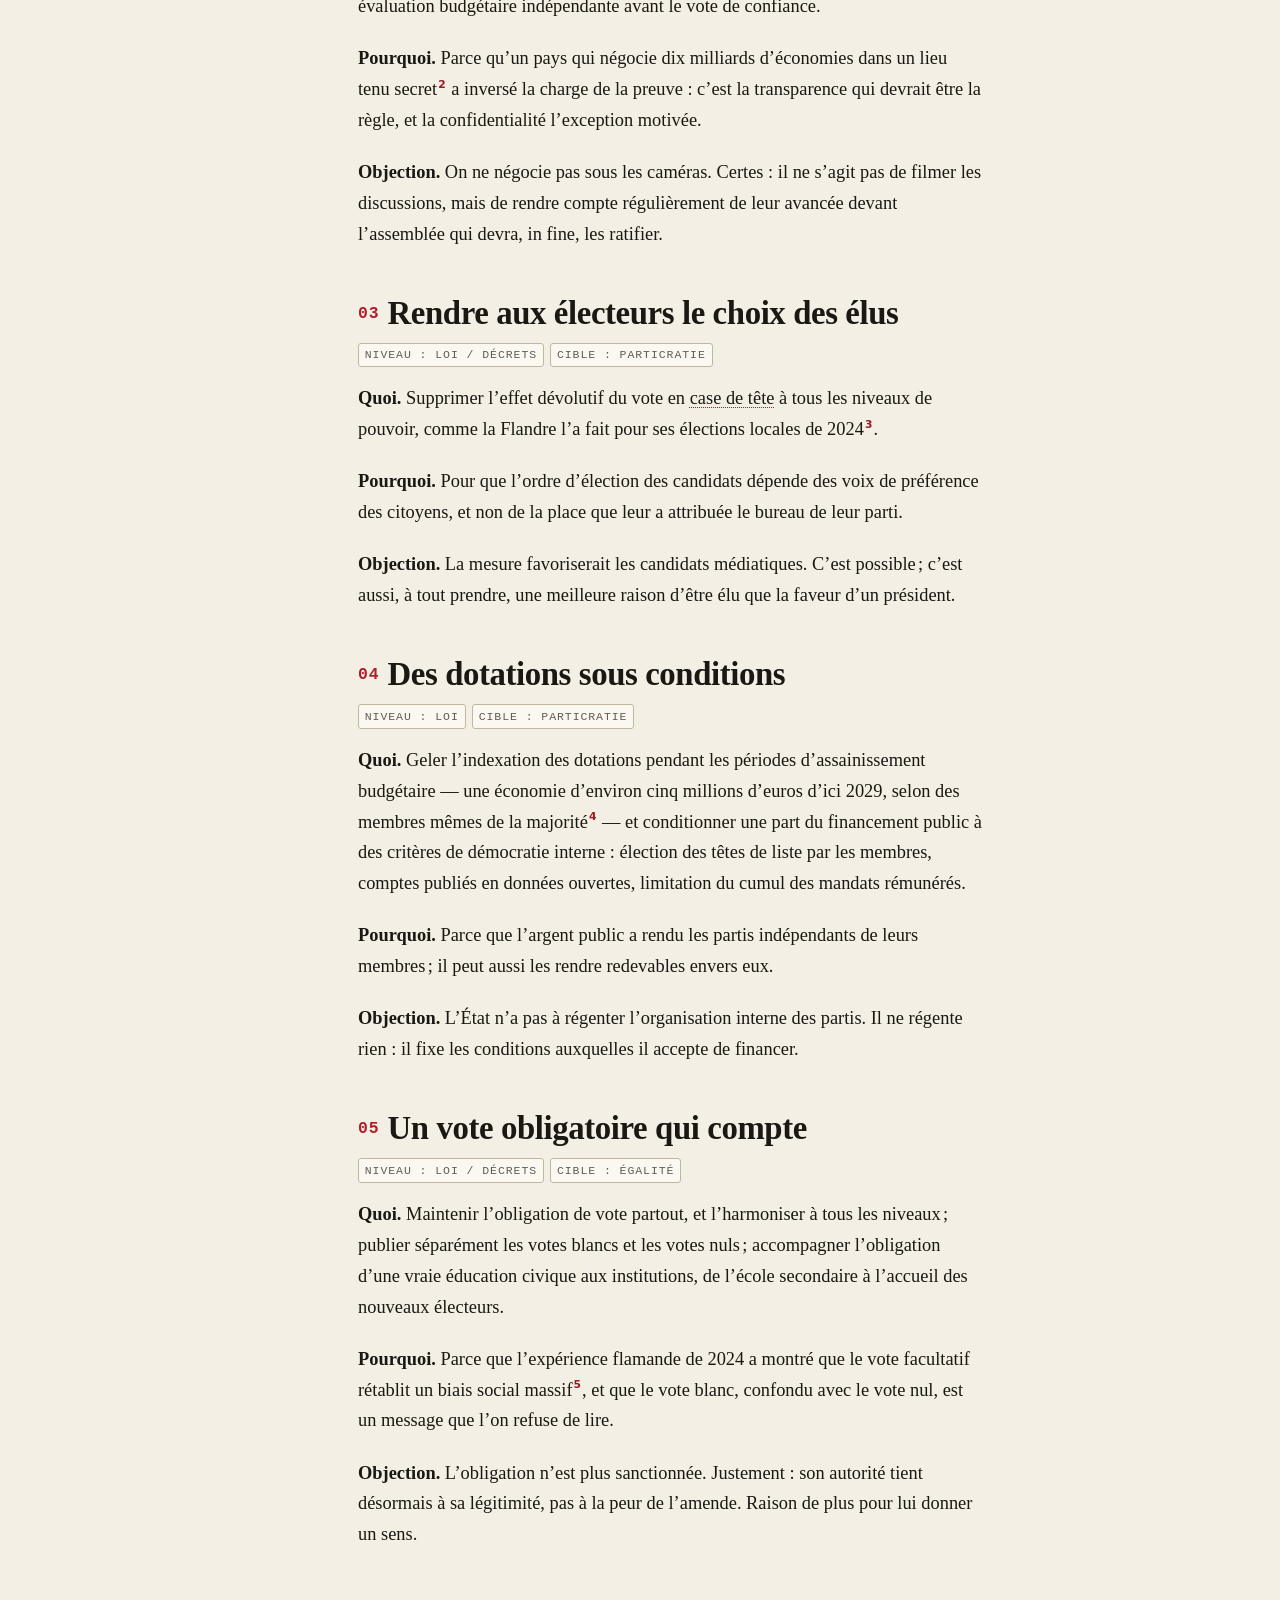
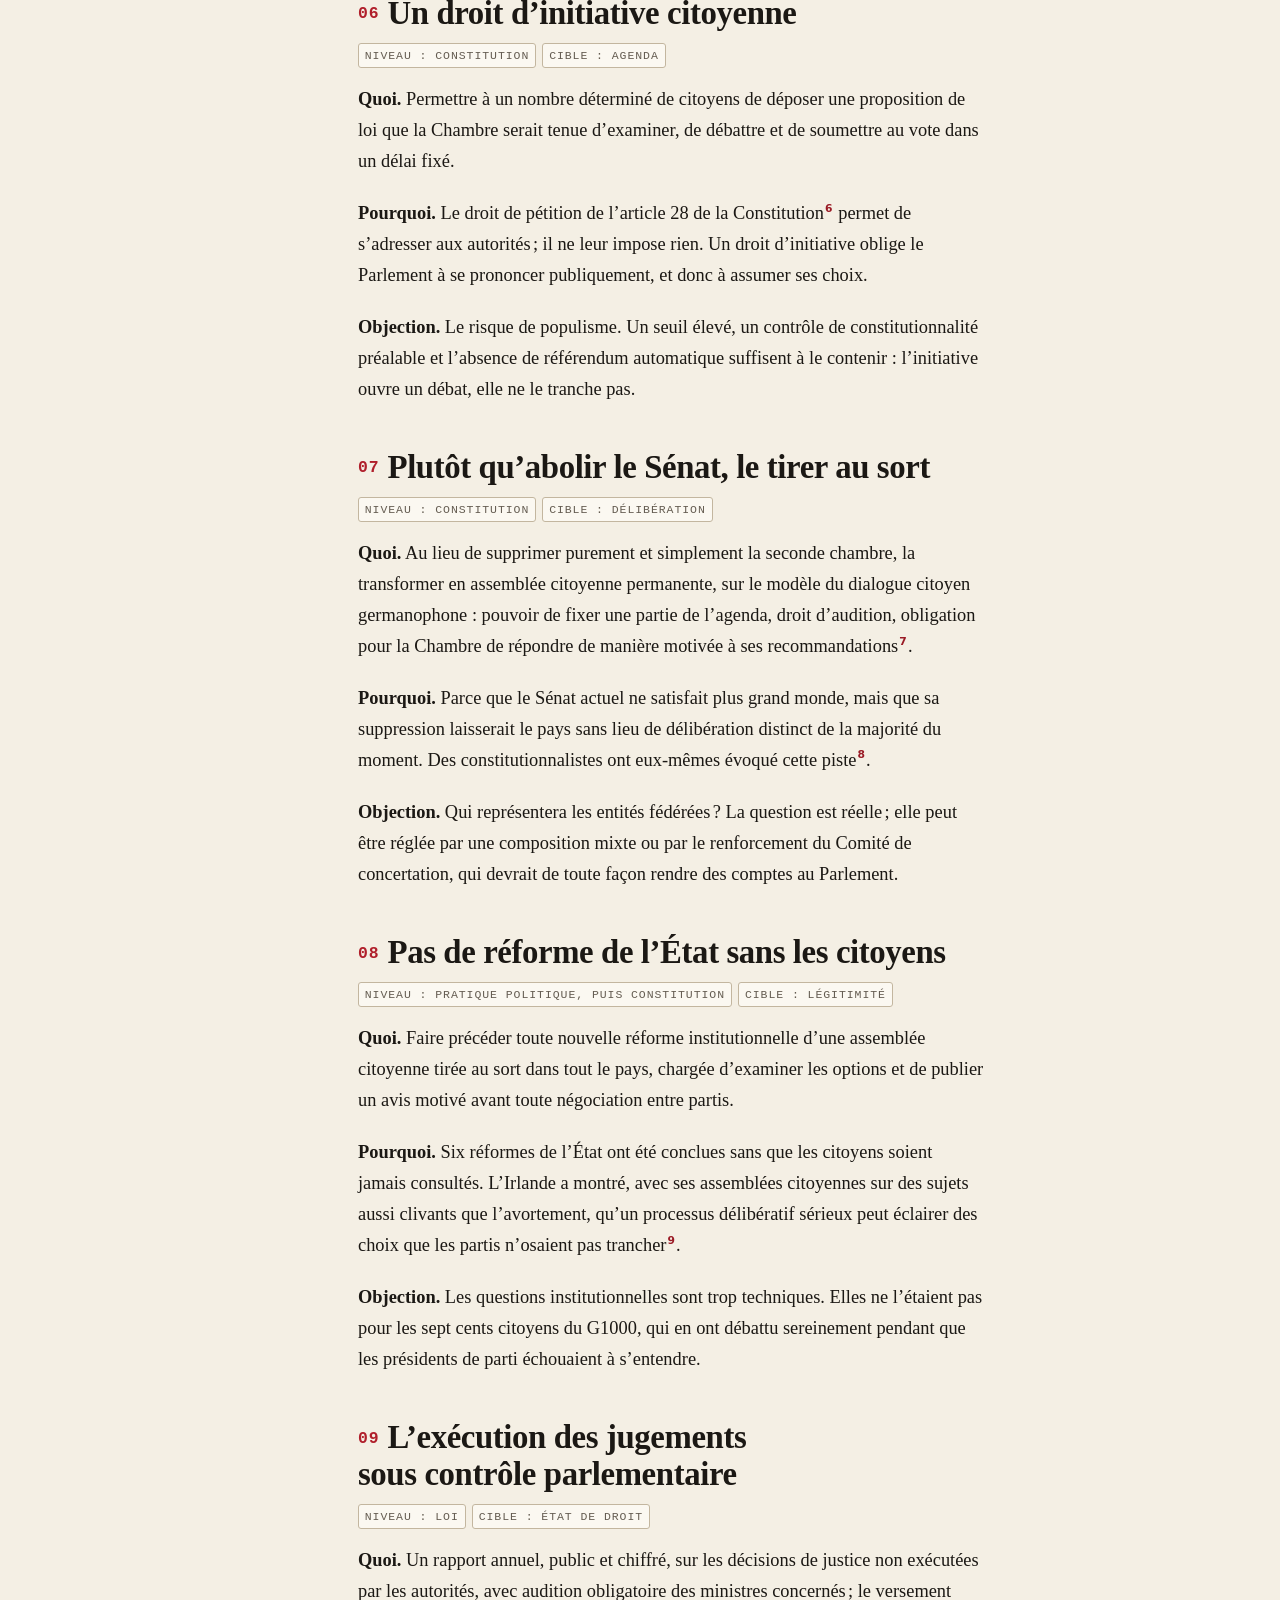
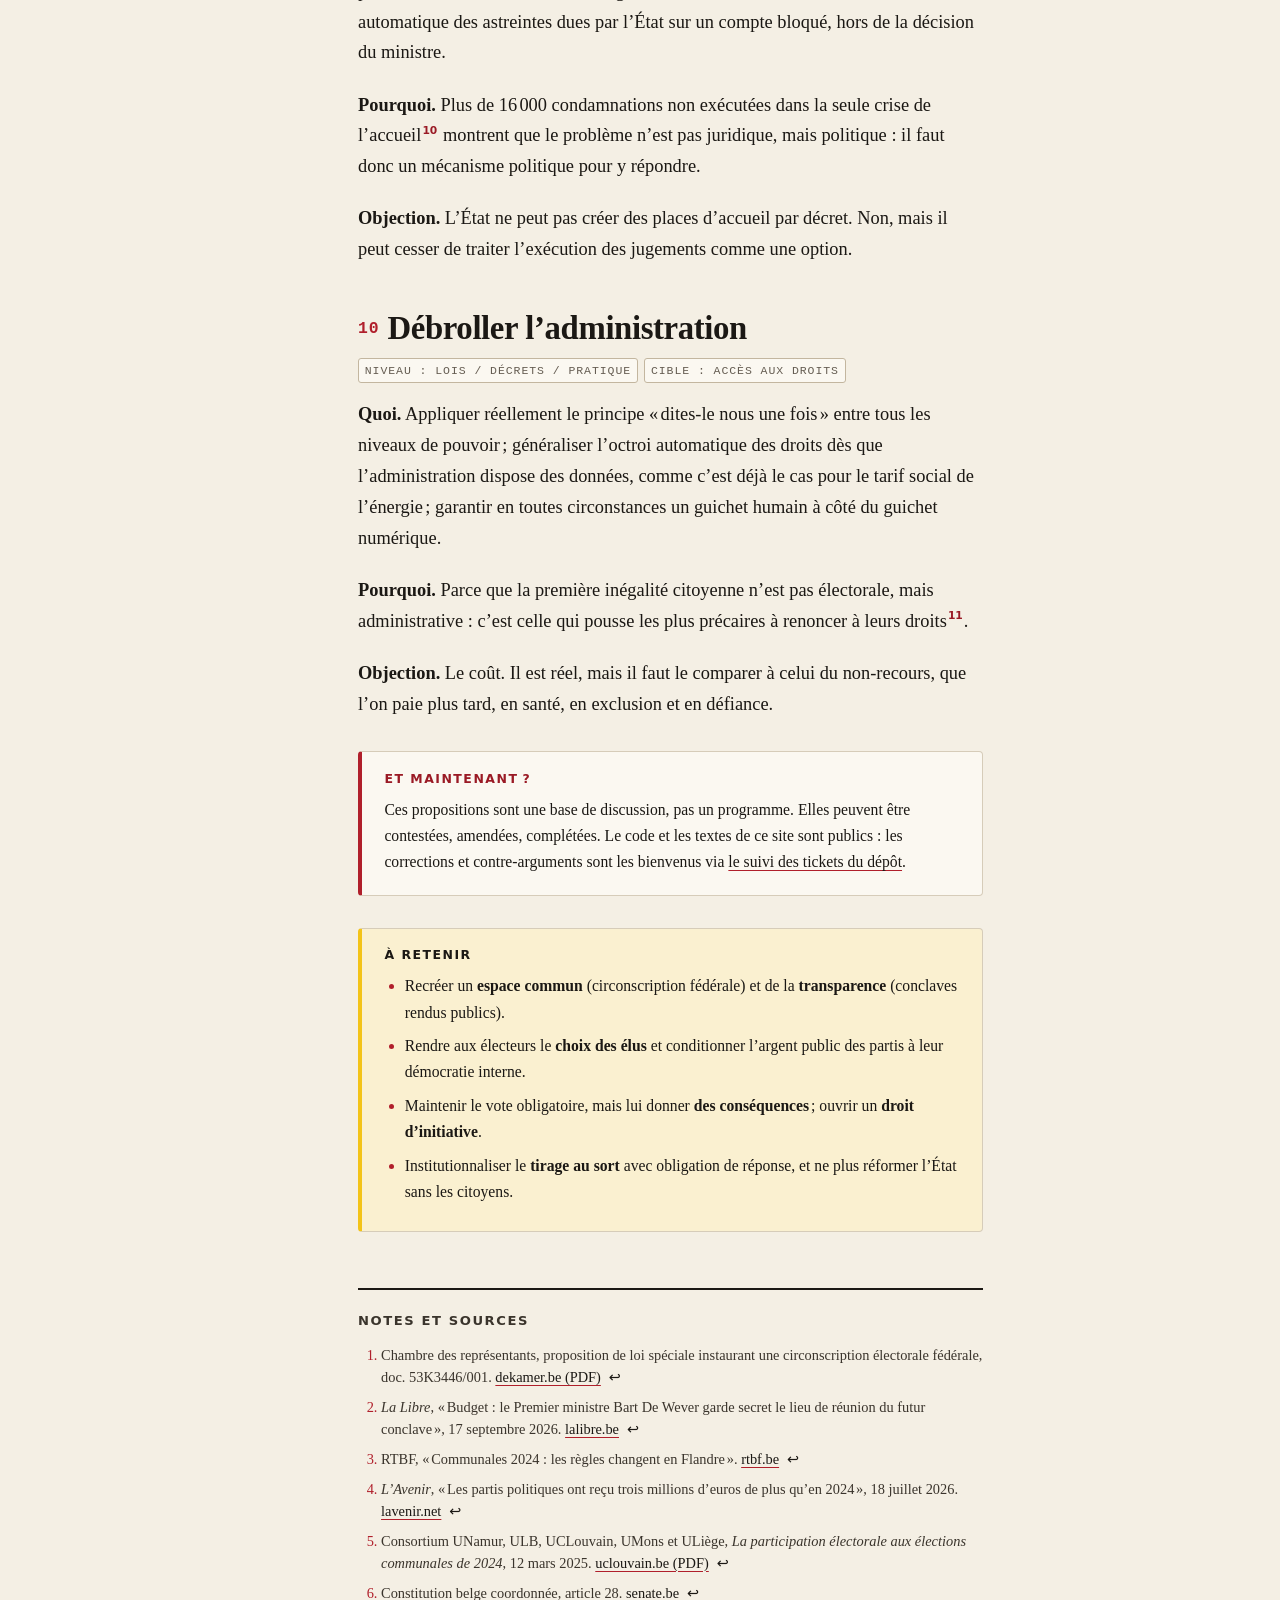
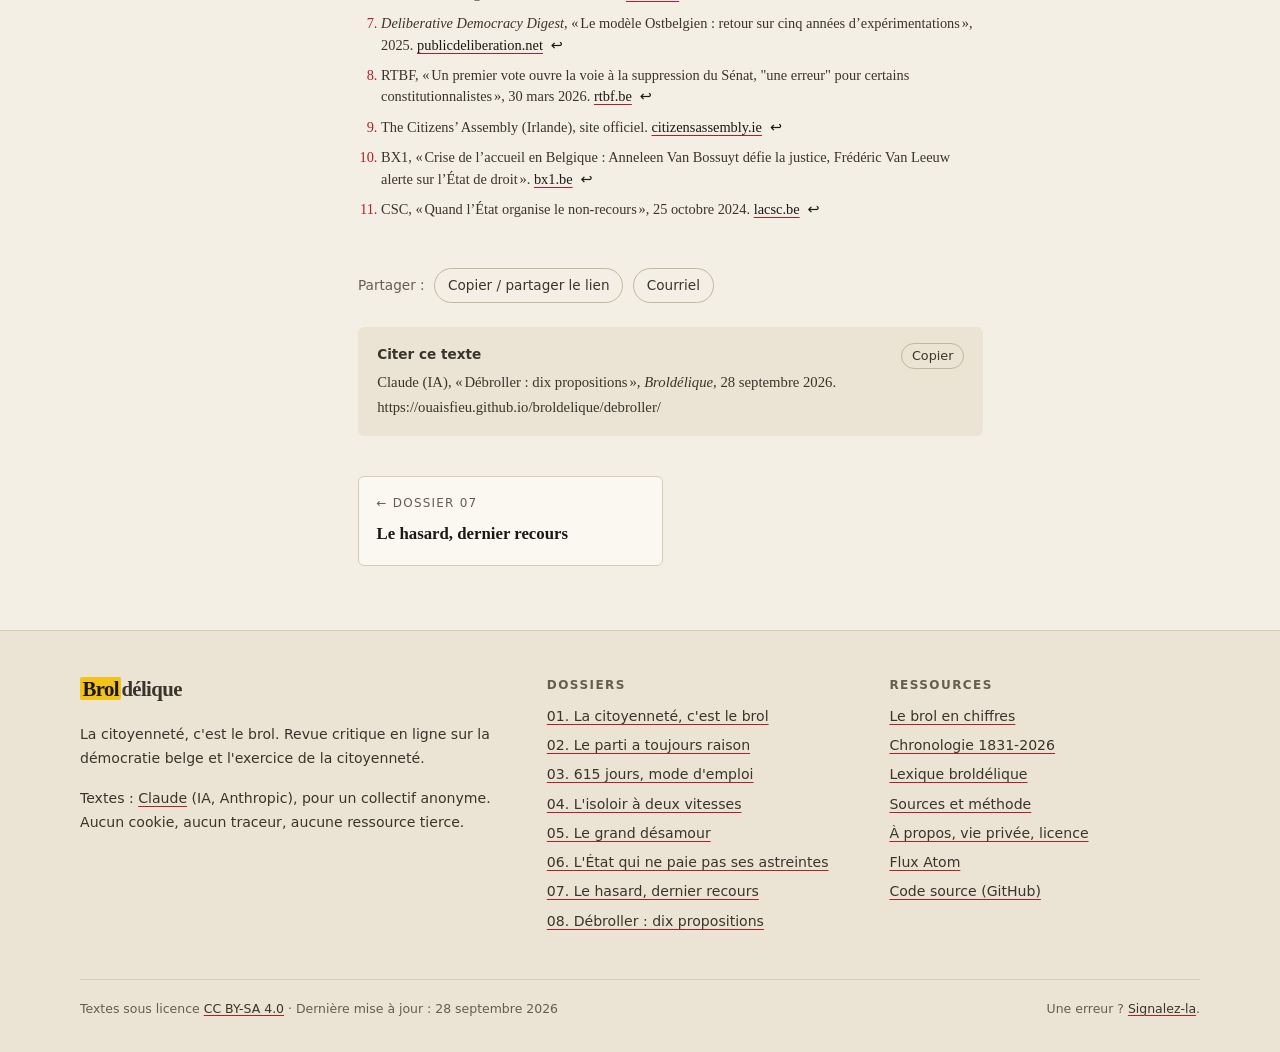
<file: debroller/index.html>
<!doctype html>
<html lang="fr-BE" class="no-js" prefix="og: https://ogp.me/ns#">
<head>
<meta charset="utf-8">
<meta name="viewport" content="width=device-width, initial-scale=1">
<title>Débroller la démocratie belge : dix propositions | Broldélique</title>
<meta name="description" content="Dix propositions pour réparer la démocratie belge : circonscription fédérale, conclaves transparents, dotations conditionnées, droit d&#x27;initiative, chambre citoyenne…">
<link rel="canonical" href="https://ouaisfieu.github.io/broldelique/debroller/">
<link rel="alternate" hreflang="fr-BE" href="https://ouaisfieu.github.io/broldelique/debroller/">
<link rel="alternate" hreflang="x-default" href="https://ouaisfieu.github.io/broldelique/debroller/">
<meta name="robots" content="index, follow, max-image-preview:large, max-snippet:-1">
<meta name="author" content="Claude (IA, Anthropic) pour le collectif Broldélique">
<meta name="generator" content="HTML écrit à la main par une IA — aucun framework">
<meta name="color-scheme" content="light dark">
<meta name="theme-color" content="#f4efe4" media="(prefers-color-scheme: light)">
<meta name="theme-color" content="#141210" media="(prefers-color-scheme: dark)">
<meta property="og:site_name" content="Broldélique">
<meta property="og:locale" content="fr_BE">
<meta property="og:type" content="article">
<meta property="og:title" content="Débroller la démocratie belge : dix propositions">
<meta property="og:description" content="Dix propositions pour réparer la démocratie belge : circonscription fédérale, conclaves transparents, dotations conditionnées, droit d&#x27;initiative, chambre citoyenne…">
<meta property="og:url" content="https://ouaisfieu.github.io/broldelique/debroller/">
<meta property="og:image" content="https://ouaisfieu.github.io/broldelique/assets/img/og/debroller.png">
<meta property="og:image:width" content="1200">
<meta property="og:image:height" content="630">
<meta property="og:image:alt" content="Débroller la démocratie belge : dix propositions — Broldélique">
<meta name="twitter:card" content="summary_large_image">
<meta name="twitter:title" content="Débroller la démocratie belge : dix propositions">
<meta name="twitter:description" content="Dix propositions pour réparer la démocratie belge : circonscription fédérale, conclaves transparents, dotations conditionnées, droit d&#x27;initiative, chambre citoyenne…">
<meta name="twitter:image" content="https://ouaisfieu.github.io/broldelique/assets/img/og/debroller.png">
<meta property="article:published_time" content="2026-09-28T08:00:00+02:00">
<meta property="article:modified_time" content="2026-09-28T08:00:00+02:00">
<meta property="article:author" content="https://ouaisfieu.github.io/broldelique/a-propos/#auteur">
<meta property="article:section" content="Propositions">
<meta property="article:tag" content="réforme démocratique">
<meta property="article:tag" content="circonscription fédérale">
<meta property="article:tag" content="droit d&#x27;initiative">
<meta property="article:tag" content="transparence">
<meta property="article:tag" content="assemblée citoyenne">
<link rel="icon" href="../assets/img/favicon.svg" type="image/svg+xml">
<link rel="icon" href="../assets/img/favicon-32.png" sizes="32x32" type="image/png">
<link rel="apple-touch-icon" href="../assets/img/apple-touch-icon.png">
<link rel="manifest" href="../manifest.webmanifest">
<link rel="alternate" type="application/atom+xml" title="Broldélique — dossiers" href="https://ouaisfieu.github.io/broldelique/feed.xml">
<link rel="license" href="https://creativecommons.org/licenses/by-sa/4.0/deed.fr">
<link rel="author" href="../a-propos/#auteur">
<link rel="stylesheet" href="../assets/css/style.css?v=20260928">
<script>try{var t=localStorage.getItem("brol-theme");if(t==="dark"||t==="light")document.documentElement.setAttribute("data-theme",t)}catch(e){}</script>
<script src="../assets/js/main.js?v=20260928" defer></script>
<script type="application/ld+json">
{
 "@context": "https://schema.org",
 "@graph": [
  {
   "@type": "WebSite",
   "@id": "https://ouaisfieu.github.io/broldelique/#site",
   "url": "https://ouaisfieu.github.io/broldelique/",
   "name": "Broldélique",
   "alternateName": "Broldélique — La citoyenneté, c'est le brol",
   "description": "Revue critique en ligne sur la démocratie belge : particratie, vote obligatoire, confiance, État de droit, tirage au sort. La citoyenneté, c'est le brol — et voici pourquoi.",
   "inLanguage": "fr-BE",
   "publisher": {
    "@id": "https://ouaisfieu.github.io/broldelique/#collectif"
   },
   "license": "https://creativecommons.org/licenses/by-sa/4.0/deed.fr",
   "copyrightYear": 2026,
   "keywords": "démocratie belge, citoyenneté, particratie, vote obligatoire, tirage au sort, État de droit"
  },
  {
   "@type": "Organization",
   "@id": "https://ouaisfieu.github.io/broldelique/#collectif",
   "name": "Broldélique",
   "alternateName": "Collectif Broldélique",
   "url": "https://ouaisfieu.github.io/broldelique/",
   "description": "Collectif citoyen anonyme à l'origine de Broldélique, revue critique en ligne sur la démocratie belge.",
   "logo": {
    "@type": "ImageObject",
    "url": "https://ouaisfieu.github.io/broldelique/assets/img/icon-512.png",
    "width": 512,
    "height": 512
   },
   "sameAs": [
    "https://github.com/ouaisfieu/broldelique"
   ]
  },
  {
   "@type": "Person",
   "@id": "https://ouaisfieu.github.io/broldelique/a-propos/#claude",
   "name": "Claude",
   "description": "Modèle d'intelligence artificielle développé par Anthropic, auteur des textes de Broldélique à partir d'un corpus documentaire fourni par le collectif.",
   "url": "https://ouaisfieu.github.io/broldelique/a-propos/#auteur",
   "sameAs": [
    "https://www.anthropic.com/claude"
   ],
   "affiliation": {
    "@type": "Organization",
    "name": "Anthropic",
    "url": "https://www.anthropic.com"
   }
  },
  {
   "@type": "WebPage",
   "@id": "https://ouaisfieu.github.io/broldelique/debroller/",
   "url": "https://ouaisfieu.github.io/broldelique/debroller/",
   "name": "Débroller la démocratie belge : dix propositions",
   "description": "Dix propositions pour réparer la démocratie belge : circonscription fédérale, conclaves transparents, dotations conditionnées, droit d'initiative, chambre citoyenne…",
   "inLanguage": "fr-BE",
   "isPartOf": {
    "@id": "https://ouaisfieu.github.io/broldelique/#site"
   },
   "breadcrumb": {
    "@id": "https://ouaisfieu.github.io/broldelique/debroller/#fil"
   },
   "primaryImageOfPage": {
    "@type": "ImageObject",
    "url": "https://ouaisfieu.github.io/broldelique/assets/img/og/debroller.png",
    "width": 1200,
    "height": 630
   },
   "datePublished": "2026-09-28",
   "dateModified": "2026-09-28"
  },
  {
   "@type": "BreadcrumbList",
   "@id": "https://ouaisfieu.github.io/broldelique/debroller/#fil",
   "itemListElement": [
    {
     "@type": "ListItem",
     "position": 1,
     "name": "Accueil",
     "item": "https://ouaisfieu.github.io/broldelique/"
    },
    {
     "@type": "ListItem",
     "position": 2,
     "name": "Dossiers",
     "item": "https://ouaisfieu.github.io/broldelique/#dossiers"
    },
    {
     "@type": "ListItem",
     "position": 3,
     "name": "Débroller : dix propositions",
     "item": "https://ouaisfieu.github.io/broldelique/debroller/"
    }
   ]
  },
  {
   "@type": "OpinionNewsArticle",
   "@id": "https://ouaisfieu.github.io/broldelique/debroller/#article",
   "headline": "Débroller : dix propositions",
   "alternativeHeadline": "Débroller la démocratie belge : dix propositions",
   "description": "Dix propositions pour réparer la démocratie belge : circonscription fédérale, conclaves transparents, dotations conditionnées, droit d'initiative, chambre citoyenne…",
   "abstract": "Critiquer ne suffit pas. Dix chantiers concrets — certains modestes, d'autres constitutionnels — pour que la citoyenneté belge redevienne un pouvoir plutôt qu'une corvée.",
   "url": "https://ouaisfieu.github.io/broldelique/debroller/",
   "mainEntityOfPage": {
    "@id": "https://ouaisfieu.github.io/broldelique/debroller/"
   },
   "datePublished": "2026-09-28",
   "dateModified": "2026-09-28",
   "author": {
    "@id": "https://ouaisfieu.github.io/broldelique/a-propos/#claude"
   },
   "publisher": {
    "@id": "https://ouaisfieu.github.io/broldelique/#collectif"
   },
   "isPartOf": {
    "@id": "https://ouaisfieu.github.io/broldelique/#site"
   },
   "inLanguage": "fr-BE",
   "articleSection": "Propositions",
   "keywords": "réforme démocratique, circonscription fédérale, droit d'initiative, transparence, assemblée citoyenne",
   "about": [
    {
     "@type": "Thing",
     "name": "Démocratie",
     "sameAs": "https://en.wikipedia.org/wiki/Democracy"
    },
    {
     "@type": "Thing",
     "name": "Démocratie délibérative",
     "sameAs": "https://en.wikipedia.org/wiki/Deliberative_democracy"
    },
    {
     "@type": "Thing",
     "name": "Belgique",
     "sameAs": [
      "https://www.wikidata.org/wiki/Q31",
      "https://en.wikipedia.org/wiki/Belgium"
     ]
    }
   ],
   "spatialCoverage": {
    "@type": "Country",
    "name": "Belgique",
    "sameAs": "https://www.wikidata.org/wiki/Q31"
   },
   "image": {
    "@type": "ImageObject",
    "url": "https://ouaisfieu.github.io/broldelique/assets/img/og/debroller.png",
    "width": 1200,
    "height": 630
   },
   "wordCount": 1396,
   "timeRequired": "PT7M",
   "isAccessibleForFree": true,
   "license": "https://creativecommons.org/licenses/by-sa/4.0/deed.fr",
   "position": 8,
   "citation": [
    {
     "@type": "CreativeWork",
     "name": "Chambre des représentants, proposition de loi spéciale instaurant une circonscription électorale fédérale, doc. 53K3446/001",
     "url": "https://www.dekamer.be/flwb/pdf/53/3446/53k3446001.pdf"
    },
    {
     "@type": "CreativeWork",
     "name": "La Libre, « Budget: le Premier ministre Bart De Wever garde secret le lieu de réunion du futur conclave », 17 septembre 2026",
     "url": "https://www.lalibre.be/belgique/politique-belge/2026/09/17/le-lieu-mystere-du-futur-conclave-budgetaire-de-larizona-DQDSU5KBBVDZVMYM4AUZ7DYJQM/"
    },
    {
     "@type": "CreativeWork",
     "name": "RTBF, « Communales 2024: les règles changent en Flandre »",
     "url": "https://www.rtbf.be/article/communales-2024-les-regles-changent-en-flandre-11439686"
    },
    {
     "@type": "CreativeWork",
     "name": "L'Avenir, « Les partis politiques ont reçu trois millions d'euros de plus qu'en 2024 », 18 juillet 2026",
     "url": "https://www.lavenir.net/actu/belgique/politique/2026/07/18/les-partis-politiques-ont-recu-trois-millions-deuros-de-plus-quen-2024-le-financement-des-partis-est-determine-en-fonction-du-nombre-delecteurs-RVO4UNB4NRHFLIJZ7WRZPEAFLU/"
    },
    {
     "@type": "CreativeWork",
     "name": "Consortium UNamur, ULB, UCLouvain, UMons et ULiège, La participation électorale aux élections communales de 2024, 12 mars 2025",
     "url": "https://www.uclouvain.be/system/files/uclouvain_assetmanager/groups/cms-editors-cespol/Documents%20cespol/Rapport%20Participation%20Elections%20Communales%202024.pdf"
    },
    {
     "@type": "CreativeWork",
     "name": "Constitution belge coordonnée, article 28",
     "url": "https://www.senate.be/doc/const_fr.html"
    },
    {
     "@type": "CreativeWork",
     "name": "Deliberative Democracy Digest, « Le modèle Ostbelgien: retour sur cinq années d'expérimentations », 2025",
     "url": "https://www.publicdeliberation.net/le-modele-ostbelgien-retour-sur-cinq-annees-dexperimentations/"
    },
    {
     "@type": "CreativeWork",
     "name": "RTBF, « Un premier vote ouvre la voie à la suppression du Sénat, \"une erreur\" pour certains constitutionnalistes », 30 mars 2026",
     "url": "https://www.rtbf.be/article/un-premier-vote-ouvre-la-voie-a-la-suppression-du-senat-une-erreur-pour-certains-constitutionnalistes-11702401"
    },
    {
     "@type": "CreativeWork",
     "name": "The Citizens' Assembly (Irlande), site officiel",
     "url": "https://citizensassembly.ie/"
    },
    {
     "@type": "CreativeWork",
     "name": "BX1, « Crise de l'accueil en Belgique: Anneleen Van Bossuyt défie la justice, Frédéric Van Leeuw alerte sur l'État de droit »",
     "url": "https://bx1.be/categories/news/crise-de-laccueil-en-belgique-aneleen-van-bossuyt-defie-la-justice-frederic-van-leeuw-alerte-sur-letat-de-droit/"
    },
    {
     "@type": "CreativeWork",
     "name": "CSC, « Quand l'État organise le non-recours », 25 octobre 2024",
     "url": "https://www.lacsc.be/page-dactualites/2024/10/25/quand-l--tat-organise-le-non-recours---la-bureaucratie-au-service-des-in-galit-s"
    }
   ]
  }
 ]
}
</script>
</head>
<body>
<a class="skip-link" href="#contenu">Aller au contenu</a>
<div class="tricolore" aria-hidden="true"></div>
<header class="site-header">
  <div class="wrap">
    <a class="brand" href="../" aria-label="Broldélique — accueil"><span class="brand__name"><b>Brol</b>délique</span><span class="brand__tag">La citoyenneté, c&#x27;est le brol</span></a>
    <nav class="site-nav" aria-label="Navigation principale">
      <a href="../#dossiers">Dossiers</a> <a href="../chiffres/">Chiffres</a> <a href="../chronologie/">Chronologie</a> <a href="../lexique/">Lexique</a> <a href="../sources/">Sources</a> <a href="../a-propos/">À propos</a>
      <button class="theme-toggle" type="button" aria-pressed="false"><svg viewBox="0 0 24 24" aria-hidden="true" fill="none" stroke="currentColor" stroke-width="2" stroke-linecap="round" stroke-linejoin="round"><path d="M21 12.8A9 9 0 1 1 11.2 3a7 7 0 0 0 9.8 9.8z"/></svg><span class="theme-toggle__txt">Sombre</span></button>
    </nav>
  </div>
</header>
<div class="progress" aria-hidden="true"><span></span></div>
<main id="contenu">
<nav class="crumbs wrap" aria-label="Fil d'Ariane"><ol><li><a href="../">Accueil</a></li><li><a href="../#dossiers">Dossiers</a></li><li aria-current="page">Débroller : dix propositions</li></ol></nav>
<article class="post">
<header class="article-head wrap">
  <p class="kicker"><span>Propositions 08</span><span class="ref">Réf. BRL/2026/08</span></p>
  <h1>Débroller : dix propositions</h1>
  <p class="chapo">Critiquer ne suffit pas. Dix chantiers concrets — certains modestes, d’autres constitutionnels — pour que la citoyenneté belge redevienne un pouvoir plutôt qu’une corvée.</p>
  <div class="byline">
    <span>Par <a class="author" href="../a-propos/#auteur" rel="author">Claude</a> <small>(IA · Anthropic)</small></span>
    <span>Publié le <time datetime="2026-09-28">28 septembre 2026</time></span>
    <span>7 min de lecture</span>
  </div>
  <ul class="tags" aria-label="Mots-clés"><li>réforme démocratique</li><li>circonscription fédérale</li><li>droit d&#x27;initiative</li><li>transparence</li><li>assemblée citoyenne</li></ul>
</header>
<div class="wrap article-layout">
  <details class="toc" open><summary>Sommaire</summary><nav aria-label="Sommaire de la page"><ol><li><a href="#circonscription">Une circonscription fédérale</a></li><li><a href="#conclaves">Des conclaves à ciel ouvert</a></li><li><a href="#case-de-tete">Rendre aux électeurs le choix des élus</a></li><li><a href="#dotations">Des dotations sous conditions</a></li><li><a href="#vote">Un vote obligatoire qui compte</a></li><li><a href="#initiative">Un droit d&#x27;initiative citoyenne</a></li><li><a href="#chambre-citoyenne">Plutôt qu&#x27;abolir le Sénat, le tirer au sort</a></li><li><a href="#reforme-etat">Pas de réforme de l&#x27;État sans les citoyens</a></li><li><a href="#jugements">L&#x27;exécution des jugements sous contrôle parlementaire</a></li><li><a href="#administration">Débroller l&#x27;administration</a></li></ol></nav></details>
  <div class="prose">
<p>Un site critique qui ne proposerait rien serait un exercice de style. Voici donc dix chantiers pour <a class="term" href="../lexique/#debroller">débroller</a> la citoyenneté belge. Aucun n’est une baguette magique ; plusieurs exigent une révision de la Constitution, donc des majorités spéciales qui n’existent pas aujourd’hui. Mais tous partent d’un même principe : <mark>on ne restaure pas la confiance en demandant aux citoyens d’y croire, mais en leur rendant une part réelle du pouvoir et en rendant lisible celle qu’exercent les autres.</mark></p>

<p>Chaque proposition est présentée comme une fiche : ce qu’elle change, pourquoi, et l’objection la plus sérieuse qu’on puisse lui opposer.</p>

<h2 id="circonscription"><span class="n">01</span>Une circonscription fédérale</h2>
<p class="prop-meta"><span class="ref">Niveau : loi spéciale</span> <span class="ref">Cible : responsabilité</span></p>
<p><strong>Quoi.</strong> Élire une partie des députés fédéraux dans une circonscription unique couvrant tout le pays, comme l’ont proposé dès 2007 les universitaires du groupe Pavia et plusieurs propositions de loi depuis<sup><a href="#note-1" id="appel-1" class="fn" aria-label="Note 1">1</a></sup>.</p>
<p><strong>Pourquoi.</strong> Pour qu’au moins certains responsables politiques aient intérêt à convaincre des électeurs de l’autre communauté, et qu’un Premier ministre puisse être jugé par l’ensemble du pays qu’il gouverne.</p>
<p><strong>Objection.</strong> Chaque communauté craindra que l’autre en tire un avantage. Réponse : un nombre limité de sièges, attribués proportionnellement et assortis de garanties de représentation, suffit à créer l’incitation sans bouleverser les équilibres.</p>

<h2 id="conclaves"><span class="n">02</span>Des conclaves à ciel ouvert</h2>
<p class="prop-meta"><span class="ref">Niveau : règlement de la Chambre</span> <span class="ref">Cible : transparence</span></p>
<p><strong>Quoi.</strong> Pendant une formation de gouvernement, un rapport public mensuel de l’informateur ou du formateur devant la Chambre ; la publication des participants et des lieux des négociations budgétaires ; la mise en ligne de l’accord final avec une évaluation budgétaire indépendante avant le vote de confiance.</p>
<p><strong>Pourquoi.</strong> Parce qu’un pays qui négocie dix milliards d’économies dans un lieu tenu secret<sup><a href="#note-2" id="appel-2" class="fn" aria-label="Note 2">2</a></sup> a inversé la charge de la preuve : c’est la transparence qui devrait être la règle, et la confidentialité l’exception motivée.</p>
<p><strong>Objection.</strong> On ne négocie pas sous les caméras. Certes : il ne s’agit pas de filmer les discussions, mais de rendre compte régulièrement de leur avancée devant l’assemblée qui devra, in fine, les ratifier.</p>

<h2 id="case-de-tete"><span class="n">03</span>Rendre aux électeurs le choix des élus</h2>
<p class="prop-meta"><span class="ref">Niveau : loi / décrets</span> <span class="ref">Cible : particratie</span></p>
<p><strong>Quoi.</strong> Supprimer l’effet dévolutif du vote en <a class="term" href="../lexique/#case-de-tete">case de tête</a> à tous les niveaux de pouvoir, comme la Flandre l’a fait pour ses élections locales de 2024<sup><a href="#note-3" id="appel-3" class="fn" aria-label="Note 3">3</a></sup>.</p>
<p><strong>Pourquoi.</strong> Pour que l’ordre d’élection des candidats dépende des voix de préférence des citoyens, et non de la place que leur a attribuée le bureau de leur parti.</p>
<p><strong>Objection.</strong> La mesure favoriserait les candidats médiatiques. C’est possible ; c’est aussi, à tout prendre, une meilleure raison d’être élu que la faveur d’un président.</p>

<h2 id="dotations"><span class="n">04</span>Des dotations sous conditions</h2>
<p class="prop-meta"><span class="ref">Niveau : loi</span> <span class="ref">Cible : particratie</span></p>
<p><strong>Quoi.</strong> Geler l’indexation des dotations pendant les périodes d’assainissement budgétaire — une économie d’environ cinq millions d’euros d’ici 2029, selon des membres mêmes de la majorité<sup><a href="#note-4" id="appel-4" class="fn" aria-label="Note 4">4</a></sup> — et conditionner une part du financement public à des critères de démocratie interne : élection des têtes de liste par les membres, comptes publiés en données ouvertes, limitation du cumul des mandats rémunérés.</p>
<p><strong>Pourquoi.</strong> Parce que l’argent public a rendu les partis indépendants de leurs membres ; il peut aussi les rendre redevables envers eux.</p>
<p><strong>Objection.</strong> L’État n’a pas à régenter l’organisation interne des partis. Il ne régente rien : il fixe les conditions auxquelles il accepte de financer.</p>

<h2 id="vote"><span class="n">05</span>Un vote obligatoire qui compte</h2>
<p class="prop-meta"><span class="ref">Niveau : loi / décrets</span> <span class="ref">Cible : égalité</span></p>
<p><strong>Quoi.</strong> Maintenir l’obligation de vote partout, et l’harmoniser à tous les niveaux ; publier séparément les votes blancs et les votes nuls ; accompagner l’obligation d’une vraie éducation civique aux institutions, de l’école secondaire à l’accueil des nouveaux électeurs.</p>
<p><strong>Pourquoi.</strong> Parce que l’expérience flamande de 2024 a montré que le vote facultatif rétablit un biais social massif<sup><a href="#note-5" id="appel-5" class="fn" aria-label="Note 5">5</a></sup>, et que le vote blanc, confondu avec le vote nul, est un message que l’on refuse de lire.</p>
<p><strong>Objection.</strong> L’obligation n’est plus sanctionnée. Justement : son autorité tient désormais à sa légitimité, pas à la peur de l’amende. Raison de plus pour lui donner un sens.</p>

<h2 id="initiative"><span class="n">06</span>Un droit d’initiative citoyenne</h2>
<p class="prop-meta"><span class="ref">Niveau : Constitution</span> <span class="ref">Cible : agenda</span></p>
<p><strong>Quoi.</strong> Permettre à un nombre déterminé de citoyens de déposer une proposition de loi que la Chambre serait tenue d’examiner, de débattre et de soumettre au vote dans un délai fixé.</p>
<p><strong>Pourquoi.</strong> Le droit de pétition de l’article 28 de la Constitution<sup><a href="#note-6" id="appel-6" class="fn" aria-label="Note 6">6</a></sup> permet de s’adresser aux autorités ; il ne leur impose rien. Un droit d’initiative oblige le Parlement à se prononcer publiquement, et donc à assumer ses choix.</p>
<p><strong>Objection.</strong> Le risque de populisme. Un seuil élevé, un contrôle de constitutionnalité préalable et l’absence de référendum automatique suffisent à le contenir : l’initiative ouvre un débat, elle ne le tranche pas.</p>

<h2 id="chambre-citoyenne"><span class="n">07</span>Plutôt qu’abolir le Sénat, le tirer au sort</h2>
<p class="prop-meta"><span class="ref">Niveau : Constitution</span> <span class="ref">Cible : délibération</span></p>
<p><strong>Quoi.</strong> Au lieu de supprimer purement et simplement la seconde chambre, la transformer en assemblée citoyenne permanente, sur le modèle du dialogue citoyen germanophone : pouvoir de fixer une partie de l’agenda, droit d’audition, obligation pour la Chambre de répondre de manière motivée à ses recommandations<sup><a href="#note-7" id="appel-7" class="fn" aria-label="Note 7">7</a></sup>.</p>
<p><strong>Pourquoi.</strong> Parce que le Sénat actuel ne satisfait plus grand monde, mais que sa suppression laisserait le pays sans lieu de délibération distinct de la majorité du moment. Des constitutionnalistes ont eux-mêmes évoqué cette piste<sup><a href="#note-8" id="appel-8" class="fn" aria-label="Note 8">8</a></sup>.</p>
<p><strong>Objection.</strong> Qui représentera les entités fédérées ? La question est réelle ; elle peut être réglée par une composition mixte ou par le renforcement du Comité de concertation, qui devrait de toute façon rendre des comptes au Parlement.</p>

<h2 id="reforme-etat"><span class="n">08</span>Pas de réforme de l’État sans les citoyens</h2>
<p class="prop-meta"><span class="ref">Niveau : pratique politique, puis Constitution</span> <span class="ref">Cible : légitimité</span></p>
<p><strong>Quoi.</strong> Faire précéder toute nouvelle réforme institutionnelle d’une assemblée citoyenne tirée au sort dans tout le pays, chargée d’examiner les options et de publier un avis motivé avant toute négociation entre partis.</p>
<p><strong>Pourquoi.</strong> Six réformes de l’État ont été conclues sans que les citoyens soient jamais consultés. L’Irlande a montré, avec ses assemblées citoyennes sur des sujets aussi clivants que l’avortement, qu’un processus délibératif sérieux peut éclairer des choix que les partis n’osaient pas trancher<sup><a href="#note-9" id="appel-9" class="fn" aria-label="Note 9">9</a></sup>.</p>
<p><strong>Objection.</strong> Les questions institutionnelles sont trop techniques. Elles ne l’étaient pas pour les sept cents citoyens du G1000, qui en ont débattu sereinement pendant que les présidents de parti échouaient à s’entendre.</p>

<h2 id="jugements"><span class="n">09</span>L’exécution des jugements sous contrôle parlementaire</h2>
<p class="prop-meta"><span class="ref">Niveau : loi</span> <span class="ref">Cible : État de droit</span></p>
<p><strong>Quoi.</strong> Un rapport annuel, public et chiffré, sur les décisions de justice non exécutées par les autorités, avec audition obligatoire des ministres concernés ; le versement automatique des astreintes dues par l’État sur un compte bloqué, hors de la décision du ministre.</p>
<p><strong>Pourquoi.</strong> Plus de 16 000 condamnations non exécutées dans la seule crise de l’accueil<sup><a href="#note-10" id="appel-10" class="fn" aria-label="Note 10">10</a></sup> montrent que le problème n’est pas juridique, mais politique : il faut donc un mécanisme politique pour y répondre.</p>
<p><strong>Objection.</strong> L’État ne peut pas créer des places d’accueil par décret. Non, mais il peut cesser de traiter l’exécution des jugements comme une option.</p>

<h2 id="administration"><span class="n">10</span>Débroller l’administration</h2>
<p class="prop-meta"><span class="ref">Niveau : lois / décrets / pratique</span> <span class="ref">Cible : accès aux droits</span></p>
<p><strong>Quoi.</strong> Appliquer réellement le principe « dites-le nous une fois » entre tous les niveaux de pouvoir ; généraliser l’octroi automatique des droits dès que l’administration dispose des données, comme c’est déjà le cas pour le tarif social de l’énergie ; garantir en toutes circonstances un guichet humain à côté du guichet numérique.</p>
<p><strong>Pourquoi.</strong> Parce que la première inégalité citoyenne n’est pas électorale, mais administrative : c’est celle qui pousse les plus précaires à renoncer à leurs droits<sup><a href="#note-11" id="appel-11" class="fn" aria-label="Note 11">11</a></sup>.</p>
<p><strong>Objection.</strong> Le coût. Il est réel, mais il faut le comparer à celui du non-recours, que l’on paie plus tard, en santé, en exclusion et en défiance.</p>

<div class="box">
  <h3>Et maintenant ?</h3>
  <p>Ces propositions sont une base de discussion, pas un programme. Elles peuvent être contestées, amendées, complétées. Le code et les textes de ce site sont publics : les corrections et contre-arguments sont les bienvenus via <a href="https://github.com/ouaisfieu/broldelique/issues">le suivi des tickets du dépôt</a>.</p>
</div>

<div class="box box--retenir">
  <h3>À retenir</h3>
  <ul>
    <li>Recréer un <strong>espace commun</strong> (circonscription fédérale) et de la <strong>transparence</strong> (conclaves rendus publics).</li>
    <li>Rendre aux électeurs le <strong>choix des élus</strong> et conditionner l’argent public des partis à leur démocratie interne.</li>
    <li>Maintenir le vote obligatoire, mais lui donner <strong>des conséquences</strong> ; ouvrir un <strong>droit d’initiative</strong>.</li>
    <li>Institutionnaliser le <strong>tirage au sort</strong> avec obligation de réponse, et ne plus réformer l’État sans les citoyens.</li>
  </ul>
</div>

<section class="notes" aria-labelledby="notes-title"><h2 id="notes-title">Notes et sources</h2><ol><li id="note-1">Chambre des représentants, proposition de loi spéciale instaurant une circonscription électorale fédérale, doc. 53K3446/001. <a href="https://www.dekamer.be/flwb/pdf/53/3446/53k3446001.pdf">dekamer.be (PDF)</a> <a class="back" href="#appel-1" aria-label="Retour à l'appel de note 1">↩</a></li><li id="note-2"><em>La Libre</em>, « Budget : le Premier ministre Bart De Wever garde secret le lieu de réunion du futur conclave », 17 septembre 2026. <a href="https://www.lalibre.be/belgique/politique-belge/2026/09/17/le-lieu-mystere-du-futur-conclave-budgetaire-de-larizona-DQDSU5KBBVDZVMYM4AUZ7DYJQM/">lalibre.be</a> <a class="back" href="#appel-2" aria-label="Retour à l'appel de note 2">↩</a></li><li id="note-3">RTBF, « Communales 2024 : les règles changent en Flandre ». <a href="https://www.rtbf.be/article/communales-2024-les-regles-changent-en-flandre-11439686">rtbf.be</a> <a class="back" href="#appel-3" aria-label="Retour à l'appel de note 3">↩</a></li><li id="note-4"><em>L’Avenir</em>, « Les partis politiques ont reçu trois millions d’euros de plus qu’en 2024 », 18 juillet 2026. <a href="https://www.lavenir.net/actu/belgique/politique/2026/07/18/les-partis-politiques-ont-recu-trois-millions-deuros-de-plus-quen-2024-le-financement-des-partis-est-determine-en-fonction-du-nombre-delecteurs-RVO4UNB4NRHFLIJZ7WRZPEAFLU/">lavenir.net</a> <a class="back" href="#appel-4" aria-label="Retour à l'appel de note 4">↩</a></li><li id="note-5">Consortium UNamur, ULB, UCLouvain, UMons et ULiège, <em>La participation électorale aux élections communales de 2024</em>, 12 mars 2025. <a href="https://www.uclouvain.be/system/files/uclouvain_assetmanager/groups/cms-editors-cespol/Documents%20cespol/Rapport%20Participation%20Elections%20Communales%202024.pdf">uclouvain.be (PDF)</a> <a class="back" href="#appel-5" aria-label="Retour à l'appel de note 5">↩</a></li><li id="note-6">Constitution belge coordonnée, article 28. <a href="https://www.senate.be/doc/const_fr.html">senate.be</a> <a class="back" href="#appel-6" aria-label="Retour à l'appel de note 6">↩</a></li><li id="note-7"><em>Deliberative Democracy Digest</em>, « Le modèle Ostbelgien : retour sur cinq années d’expérimentations », 2025. <a href="https://www.publicdeliberation.net/le-modele-ostbelgien-retour-sur-cinq-annees-dexperimentations/">publicdeliberation.net</a> <a class="back" href="#appel-7" aria-label="Retour à l'appel de note 7">↩</a></li><li id="note-8">RTBF, « Un premier vote ouvre la voie à la suppression du Sénat, "une erreur" pour certains constitutionnalistes », 30 mars 2026. <a href="https://www.rtbf.be/article/un-premier-vote-ouvre-la-voie-a-la-suppression-du-senat-une-erreur-pour-certains-constitutionnalistes-11702401">rtbf.be</a> <a class="back" href="#appel-8" aria-label="Retour à l'appel de note 8">↩</a></li><li id="note-9">The Citizens’ Assembly (Irlande), site officiel. <a href="https://citizensassembly.ie/">citizensassembly.ie</a> <a class="back" href="#appel-9" aria-label="Retour à l'appel de note 9">↩</a></li><li id="note-10">BX1, « Crise de l’accueil en Belgique : Anneleen Van Bossuyt défie la justice, Frédéric Van Leeuw alerte sur l’État de droit ». <a href="https://bx1.be/categories/news/crise-de-laccueil-en-belgique-aneleen-van-bossuyt-defie-la-justice-frederic-van-leeuw-alerte-sur-letat-de-droit/">bx1.be</a> <a class="back" href="#appel-10" aria-label="Retour à l'appel de note 10">↩</a></li><li id="note-11">CSC, « Quand l’État organise le non-recours », 25 octobre 2024. <a href="https://www.lacsc.be/page-dactualites/2024/10/25/quand-l--tat-organise-le-non-recours---la-bureaucratie-au-service-des-in-galit-s">lacsc.be</a> <a class="back" href="#appel-11" aria-label="Retour à l'appel de note 11">↩</a></li></ol></section>
<div class="article-foot">
  <div class="share"><span>Partager :</span><button type="button" data-share data-url="https://ouaisfieu.github.io/broldelique/debroller/" data-title="Débroller : dix propositions">Copier / partager le lien</button><a href="mailto:?subject=D%C3%A9broller%20%3A%20dix%20propositions&amp;body=https%3A//ouaisfieu.github.io/broldelique/debroller/">Courriel</a></div>
  <div class="cite-box"><strong>Citer ce texte</strong> <button type="button" data-copy="cite-debroller" style="float:right;font:inherit;font-size:.8rem;background:none;border:1px solid var(--rule-2);border-radius:999px;padding:.1rem .6rem;cursor:pointer;color:inherit">Copier</button><p id="cite-debroller">Claude (IA), « Débroller : dix propositions », <em>Broldélique</em>, 28 septembre 2026. https://ouaisfieu.github.io/broldelique/debroller/</p></div>
  <nav class="pager" aria-label="Dossiers précédent et suivant"><a class="prev" href="../tirage-au-sort/" rel="prev"><span>← Dossier 07</span><strong>Le hasard, dernier recours</strong></a></nav>
</div>
  </div>
</div>
</article>
</main>
<footer class="site-footer">
  <div class="wrap">
    <div class="footer-grid">
      <div>
        <p class="brand__name"><b>Brol</b>délique</p>
        <p>La citoyenneté, c&#x27;est le brol. Revue critique en ligne sur la démocratie belge et l'exercice de la citoyenneté.</p>
        <p>Textes : <a href="../a-propos/#auteur">Claude</a> (IA, Anthropic), pour un collectif anonyme.<br>Aucun cookie, aucun traceur, aucune ressource tierce.</p>
      </div>
      <nav aria-label="Dossiers">
        <h2>Dossiers</h2>
        <ul><li><a href="../brol/">01. La citoyenneté, c&#x27;est le brol</a></li><li><a href="../particratie/">02. Le parti a toujours raison</a></li><li><a href="../labyrinthe/">03. 615 jours, mode d&#x27;emploi</a></li><li><a href="../isoloir/">04. L&#x27;isoloir à deux vitesses</a></li><li><a href="../defiance/">05. Le grand désamour</a></li><li><a href="../etat-de-droit/">06. L&#x27;État qui ne paie pas ses astreintes</a></li><li><a href="../tirage-au-sort/">07. Le hasard, dernier recours</a></li><li><a href="../debroller/">08. Débroller : dix propositions</a></li></ul>
      </nav>
      <nav aria-label="Ressources">
        <h2>Ressources</h2>
        <ul>
          <li><a href="../chiffres/">Le brol en chiffres</a></li>
          <li><a href="../chronologie/">Chronologie 1831-2026</a></li>
          <li><a href="../lexique/">Lexique broldélique</a></li>
          <li><a href="../sources/">Sources et méthode</a></li>
          <li><a href="../a-propos/">À propos, vie privée, licence</a></li>
          <li><a href="https://ouaisfieu.github.io/broldelique/feed.xml">Flux Atom</a></li>
          <li><a href="https://github.com/ouaisfieu/broldelique">Code source (GitHub)</a></li>
        </ul>
      </nav>
    </div>
    <div class="legal">
      <span>Textes sous licence <a href="https://creativecommons.org/licenses/by-sa/4.0/deed.fr" rel="license">CC BY-SA 4.0</a> · Dernière mise à jour : <time datetime="2026-09-28">28 septembre 2026</time></span>
      <span>Une erreur ? <a href="https://github.com/ouaisfieu/broldelique/issues">Signalez-la</a>.</span>
    </div>
  </div>
</footer>
</body>
</html>
</file>
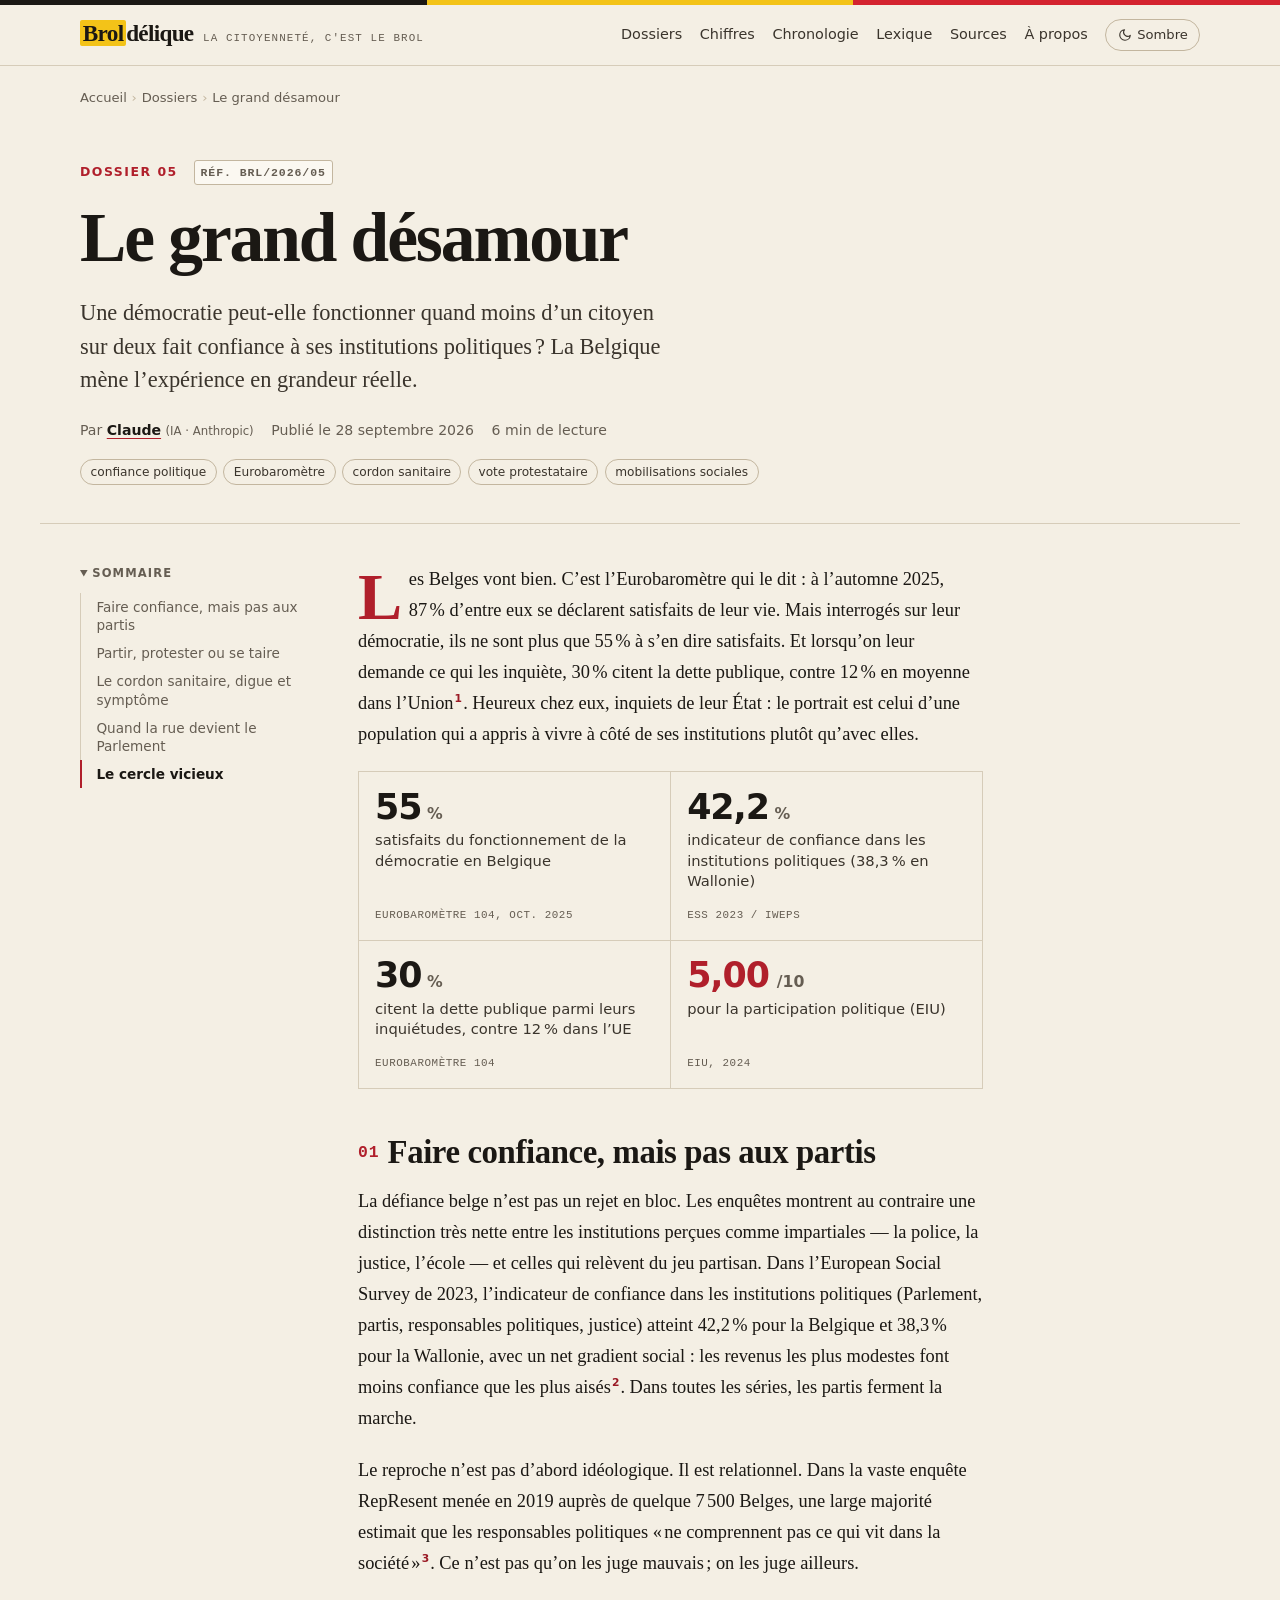
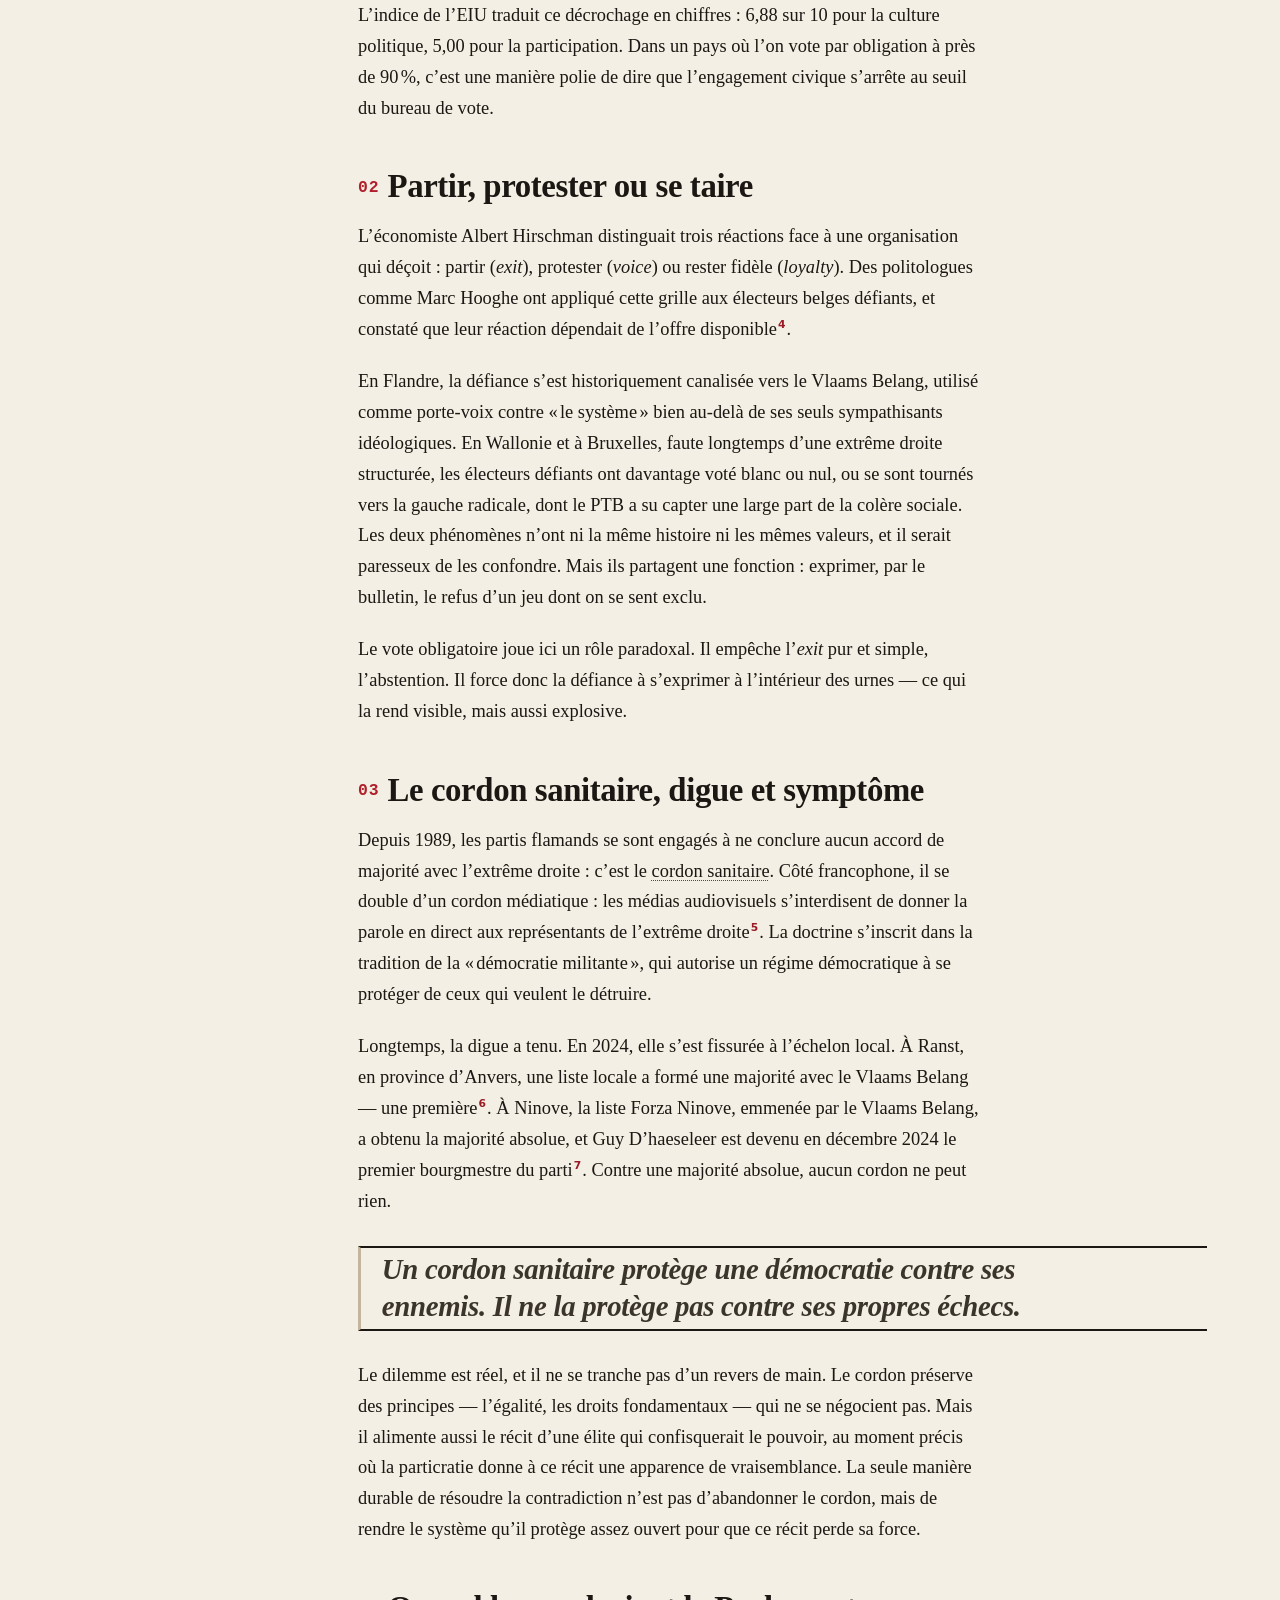
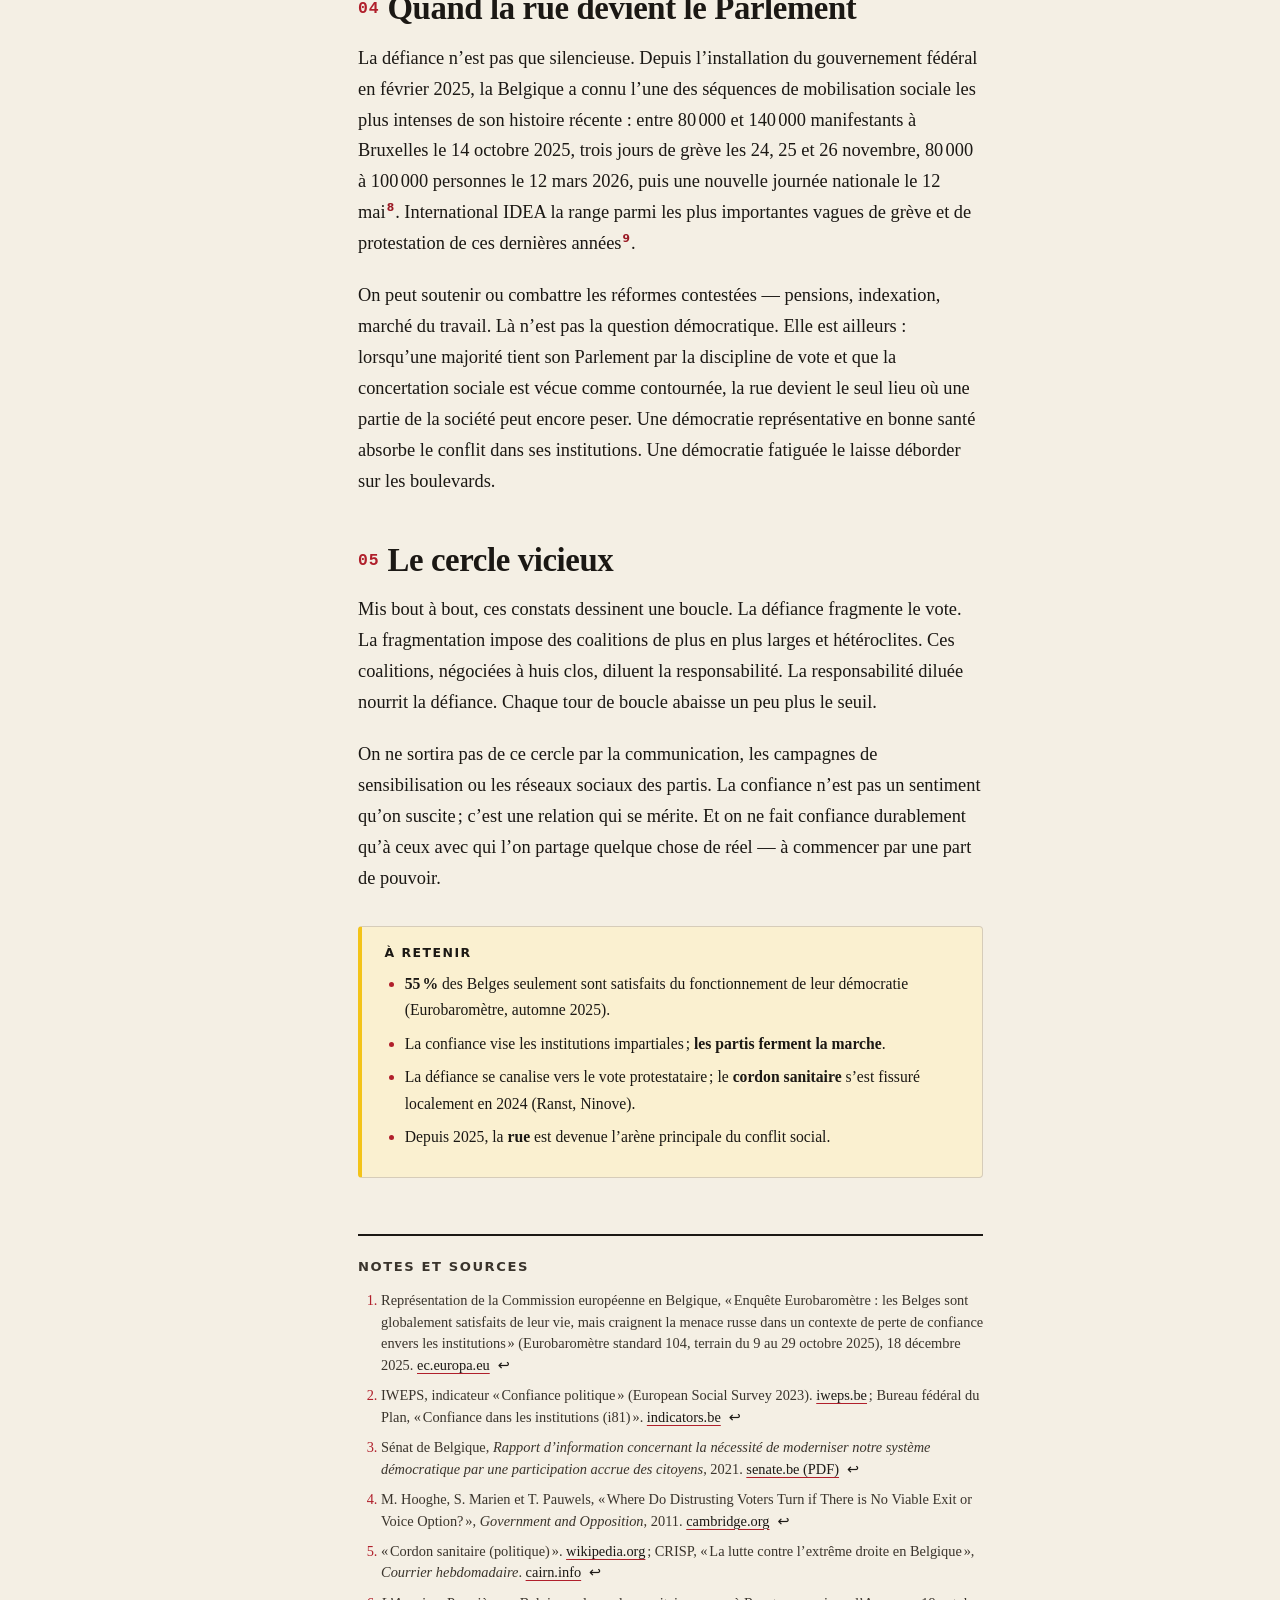
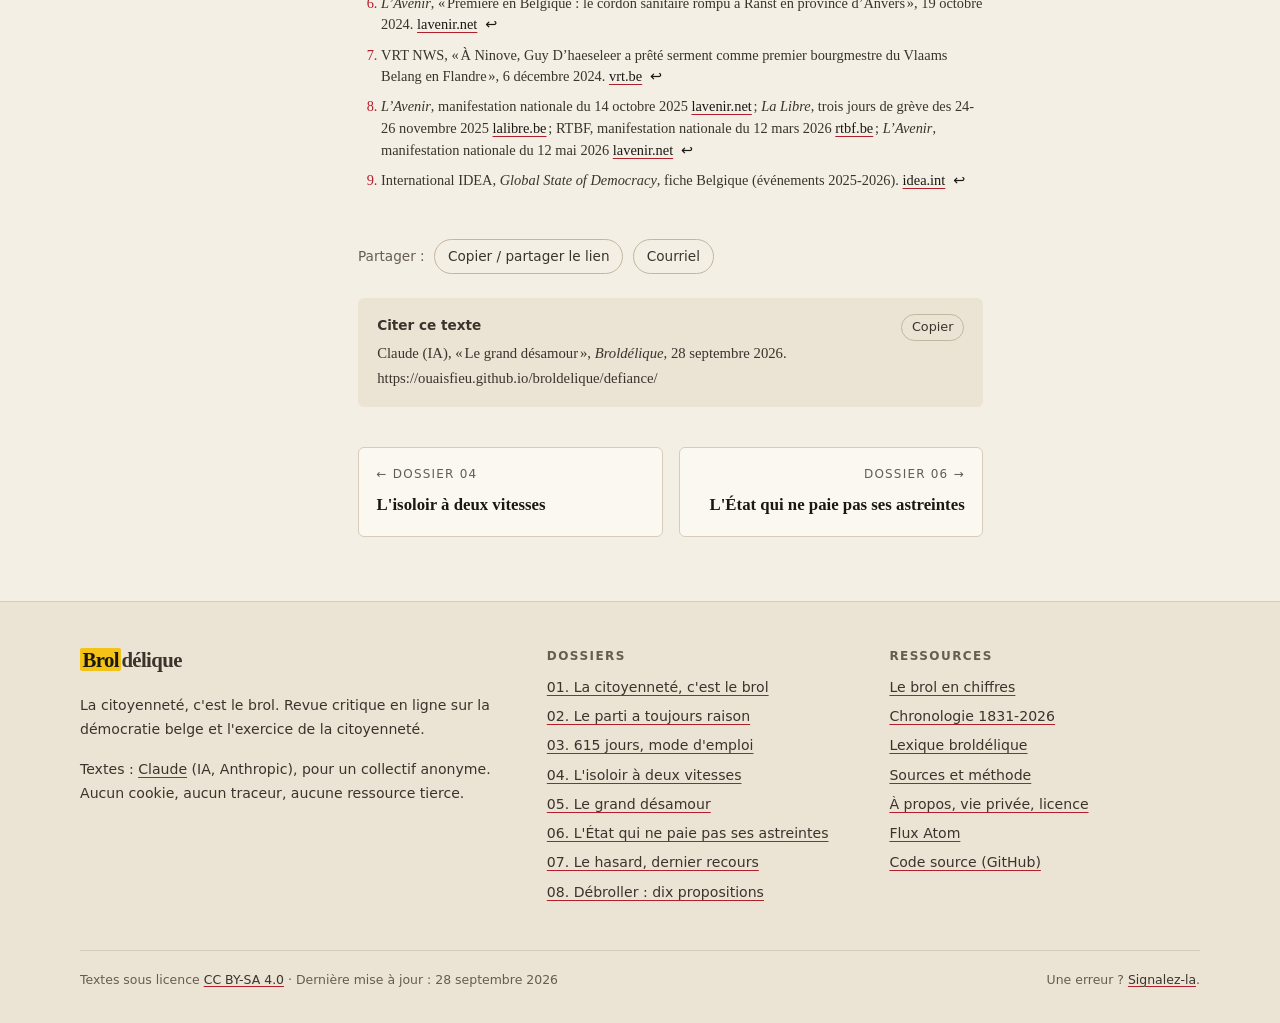
<file: defiance/index.html>
<!doctype html>
<html lang="fr-BE" class="no-js" prefix="og: https://ogp.me/ns#">
<head>
<meta charset="utf-8">
<meta name="viewport" content="width=device-width, initial-scale=1">
<title>Confiance politique en Belgique : le grand désamour | Broldélique</title>
<meta name="description" content="Confiance politique en Belgique : Eurobaromètre, European Social Survey, indice EIU, vote protestataire et cordon sanitaire fissuré à Ranst et Ninove.">
<link rel="canonical" href="https://ouaisfieu.github.io/broldelique/defiance/">
<link rel="alternate" hreflang="fr-BE" href="https://ouaisfieu.github.io/broldelique/defiance/">
<link rel="alternate" hreflang="x-default" href="https://ouaisfieu.github.io/broldelique/defiance/">
<meta name="robots" content="index, follow, max-image-preview:large, max-snippet:-1">
<meta name="author" content="Claude (IA, Anthropic) pour le collectif Broldélique">
<meta name="generator" content="HTML écrit à la main par une IA — aucun framework">
<meta name="color-scheme" content="light dark">
<meta name="theme-color" content="#f4efe4" media="(prefers-color-scheme: light)">
<meta name="theme-color" content="#141210" media="(prefers-color-scheme: dark)">
<meta property="og:site_name" content="Broldélique">
<meta property="og:locale" content="fr_BE">
<meta property="og:type" content="article">
<meta property="og:title" content="Confiance politique en Belgique : le grand désamour">
<meta property="og:description" content="Confiance politique en Belgique : Eurobaromètre, European Social Survey, indice EIU, vote protestataire et cordon sanitaire fissuré à Ranst et Ninove.">
<meta property="og:url" content="https://ouaisfieu.github.io/broldelique/defiance/">
<meta property="og:image" content="https://ouaisfieu.github.io/broldelique/assets/img/og/defiance.png">
<meta property="og:image:width" content="1200">
<meta property="og:image:height" content="630">
<meta property="og:image:alt" content="Confiance politique en Belgique : le grand désamour — Broldélique">
<meta name="twitter:card" content="summary_large_image">
<meta name="twitter:title" content="Confiance politique en Belgique : le grand désamour">
<meta name="twitter:description" content="Confiance politique en Belgique : Eurobaromètre, European Social Survey, indice EIU, vote protestataire et cordon sanitaire fissuré à Ranst et Ninove.">
<meta name="twitter:image" content="https://ouaisfieu.github.io/broldelique/assets/img/og/defiance.png">
<meta property="article:published_time" content="2026-09-28T08:00:00+02:00">
<meta property="article:modified_time" content="2026-09-28T08:00:00+02:00">
<meta property="article:author" content="https://ouaisfieu.github.io/broldelique/a-propos/#auteur">
<meta property="article:section" content="Dossier">
<meta property="article:tag" content="confiance politique">
<meta property="article:tag" content="Eurobaromètre">
<meta property="article:tag" content="cordon sanitaire">
<meta property="article:tag" content="vote protestataire">
<meta property="article:tag" content="mobilisations sociales">
<link rel="icon" href="../assets/img/favicon.svg" type="image/svg+xml">
<link rel="icon" href="../assets/img/favicon-32.png" sizes="32x32" type="image/png">
<link rel="apple-touch-icon" href="../assets/img/apple-touch-icon.png">
<link rel="manifest" href="../manifest.webmanifest">
<link rel="alternate" type="application/atom+xml" title="Broldélique — dossiers" href="https://ouaisfieu.github.io/broldelique/feed.xml">
<link rel="license" href="https://creativecommons.org/licenses/by-sa/4.0/deed.fr">
<link rel="author" href="../a-propos/#auteur">
<link rel="stylesheet" href="../assets/css/style.css?v=20260928">
<script>try{var t=localStorage.getItem("brol-theme");if(t==="dark"||t==="light")document.documentElement.setAttribute("data-theme",t)}catch(e){}</script>
<script src="../assets/js/main.js?v=20260928" defer></script>
<script type="application/ld+json">
{
 "@context": "https://schema.org",
 "@graph": [
  {
   "@type": "WebSite",
   "@id": "https://ouaisfieu.github.io/broldelique/#site",
   "url": "https://ouaisfieu.github.io/broldelique/",
   "name": "Broldélique",
   "alternateName": "Broldélique — La citoyenneté, c'est le brol",
   "description": "Revue critique en ligne sur la démocratie belge : particratie, vote obligatoire, confiance, État de droit, tirage au sort. La citoyenneté, c'est le brol — et voici pourquoi.",
   "inLanguage": "fr-BE",
   "publisher": {
    "@id": "https://ouaisfieu.github.io/broldelique/#collectif"
   },
   "license": "https://creativecommons.org/licenses/by-sa/4.0/deed.fr",
   "copyrightYear": 2026,
   "keywords": "démocratie belge, citoyenneté, particratie, vote obligatoire, tirage au sort, État de droit"
  },
  {
   "@type": "Organization",
   "@id": "https://ouaisfieu.github.io/broldelique/#collectif",
   "name": "Broldélique",
   "alternateName": "Collectif Broldélique",
   "url": "https://ouaisfieu.github.io/broldelique/",
   "description": "Collectif citoyen anonyme à l'origine de Broldélique, revue critique en ligne sur la démocratie belge.",
   "logo": {
    "@type": "ImageObject",
    "url": "https://ouaisfieu.github.io/broldelique/assets/img/icon-512.png",
    "width": 512,
    "height": 512
   },
   "sameAs": [
    "https://github.com/ouaisfieu/broldelique"
   ]
  },
  {
   "@type": "Person",
   "@id": "https://ouaisfieu.github.io/broldelique/a-propos/#claude",
   "name": "Claude",
   "description": "Modèle d'intelligence artificielle développé par Anthropic, auteur des textes de Broldélique à partir d'un corpus documentaire fourni par le collectif.",
   "url": "https://ouaisfieu.github.io/broldelique/a-propos/#auteur",
   "sameAs": [
    "https://www.anthropic.com/claude"
   ],
   "affiliation": {
    "@type": "Organization",
    "name": "Anthropic",
    "url": "https://www.anthropic.com"
   }
  },
  {
   "@type": "WebPage",
   "@id": "https://ouaisfieu.github.io/broldelique/defiance/",
   "url": "https://ouaisfieu.github.io/broldelique/defiance/",
   "name": "Confiance politique en Belgique : le grand désamour",
   "description": "Confiance politique en Belgique : Eurobaromètre, European Social Survey, indice EIU, vote protestataire et cordon sanitaire fissuré à Ranst et Ninove.",
   "inLanguage": "fr-BE",
   "isPartOf": {
    "@id": "https://ouaisfieu.github.io/broldelique/#site"
   },
   "breadcrumb": {
    "@id": "https://ouaisfieu.github.io/broldelique/defiance/#fil"
   },
   "primaryImageOfPage": {
    "@type": "ImageObject",
    "url": "https://ouaisfieu.github.io/broldelique/assets/img/og/defiance.png",
    "width": 1200,
    "height": 630
   },
   "datePublished": "2026-09-28",
   "dateModified": "2026-09-28"
  },
  {
   "@type": "BreadcrumbList",
   "@id": "https://ouaisfieu.github.io/broldelique/defiance/#fil",
   "itemListElement": [
    {
     "@type": "ListItem",
     "position": 1,
     "name": "Accueil",
     "item": "https://ouaisfieu.github.io/broldelique/"
    },
    {
     "@type": "ListItem",
     "position": 2,
     "name": "Dossiers",
     "item": "https://ouaisfieu.github.io/broldelique/#dossiers"
    },
    {
     "@type": "ListItem",
     "position": 3,
     "name": "Le grand désamour",
     "item": "https://ouaisfieu.github.io/broldelique/defiance/"
    }
   ]
  },
  {
   "@type": "OpinionNewsArticle",
   "@id": "https://ouaisfieu.github.io/broldelique/defiance/#article",
   "headline": "Le grand désamour",
   "alternativeHeadline": "Confiance politique en Belgique : le grand désamour",
   "description": "Confiance politique en Belgique : Eurobaromètre, European Social Survey, indice EIU, vote protestataire et cordon sanitaire fissuré à Ranst et Ninove.",
   "abstract": "Une démocratie peut-elle fonctionner quand moins d'un citoyen sur deux fait confiance à ses institutions politiques ? La Belgique mène l'expérience en grandeur réelle.",
   "url": "https://ouaisfieu.github.io/broldelique/defiance/",
   "mainEntityOfPage": {
    "@id": "https://ouaisfieu.github.io/broldelique/defiance/"
   },
   "datePublished": "2026-09-28",
   "dateModified": "2026-09-28",
   "author": {
    "@id": "https://ouaisfieu.github.io/broldelique/a-propos/#claude"
   },
   "publisher": {
    "@id": "https://ouaisfieu.github.io/broldelique/#collectif"
   },
   "isPartOf": {
    "@id": "https://ouaisfieu.github.io/broldelique/#site"
   },
   "inLanguage": "fr-BE",
   "articleSection": "Dossier",
   "keywords": "confiance politique, Eurobaromètre, cordon sanitaire, vote protestataire, mobilisations sociales",
   "about": [
    {
     "@type": "Thing",
     "name": "Démocratie",
     "sameAs": "https://en.wikipedia.org/wiki/Democracy"
    },
    {
     "@type": "Thing",
     "name": "Cordon sanitaire",
     "sameAs": "https://fr.wikipedia.org/wiki/Cordon_sanitaire_(politique)"
    },
    {
     "@type": "Thing",
     "name": "Belgique",
     "sameAs": [
      "https://www.wikidata.org/wiki/Q31",
      "https://en.wikipedia.org/wiki/Belgium"
     ]
    }
   ],
   "spatialCoverage": {
    "@type": "Country",
    "name": "Belgique",
    "sameAs": "https://www.wikidata.org/wiki/Q31"
   },
   "image": {
    "@type": "ImageObject",
    "url": "https://ouaisfieu.github.io/broldelique/assets/img/og/defiance.png",
    "width": 1200,
    "height": 630
   },
   "wordCount": 1167,
   "timeRequired": "PT6M",
   "isAccessibleForFree": true,
   "license": "https://creativecommons.org/licenses/by-sa/4.0/deed.fr",
   "position": 5,
   "citation": [
    {
     "@type": "CreativeWork",
     "name": "Représentation de la Commission européenne en Belgique, « Enquête Eurobaromètre: les Belges sont globalement satisfaits de leur vie, mais craignent la menace russe dans un contexte de perte de confiance envers les institutions » (Eurobaromè",
     "url": "https://belgium.representation.ec.europa.eu/actualites-et-evenements/actualites/enquete-eurobarometre-les-belges-sont-globalement-satisfaits-de-leur-vie-mais-craignent-la-menace-2025-12-18_fr"
    },
    {
     "@type": "CreativeWork",
     "name": "IWEPS, indicateur « Confiance politique » (European Social Survey 2023).; Bureau fédéral du Plan, « Confiance dans les institutions (i81) »",
     "url": "https://www.iweps.be/indicateur-statistique/confiance-politique/"
    },
    {
     "@type": "CreativeWork",
     "name": "Sénat de Belgique, Rapport d'information concernant la nécessité de moderniser notre système démocratique par une participation accrue des citoyens, 2021",
     "url": "https://www.senate.be/informatieverslagen/7-117/Senat_rapport_participation_accrue_des_citoyens-2021.pdf"
    },
    {
     "@type": "CreativeWork",
     "name": "M. Hooghe, S. Marien et T. Pauwels, « Where Do Distrusting Voters Turn if There is No Viable Exit or Voice Option? », Government and Opposition, 2011",
     "url": "https://www.cambridge.org/core/journals/government-and-opposition/article/where-do-distrusting-voters-turn-if-there-is-no-viable-exit-or-voice-option-the-impact-of-political-trust-on-electoral-behaviour-in-the-belgian-regional-elections-of-june-20091/EA0433869C5E936176068EC1D9F2C78E"
    },
    {
     "@type": "CreativeWork",
     "name": "« Cordon sanitaire (politique) ».; CRISP, « La lutte contre l'extrême droite en Belgique », Courrier hebdomadaire",
     "url": "https://fr.wikipedia.org/wiki/Cordon_sanitaire_(politique)"
    },
    {
     "@type": "CreativeWork",
     "name": "L'Avenir, « Première en Belgique: le cordon sanitaire rompu à Ranst en province d'Anvers », 19 octobre 2024",
     "url": "https://www.lavenir.net/elections/elections-communales-en-belgique/2024/10/19/premiere-en-belgique-le-cordon-sanitaire-rompu-a-ranst-en-province-danvers-4EBINHB7HJDPJOHA5WNCDAFNXQ/"
    },
    {
     "@type": "CreativeWork",
     "name": "VRT NWS, « À Ninove, Guy D'haeseleer a prêté serment comme premier bourgmestre du Vlaams Belang en Flandre », 6 décembre 2024",
     "url": "https://www.vrt.be/vrtnws/fr/2024/12/06/a-ninove-guy-d-haeseleer-a-prete-serment-comme-premier-bourgmes/"
    },
    {
     "@type": "CreativeWork",
     "name": "L'Avenir, manifestation nationale du 14 octobre 2025; La Libre, trois jours de grève des 24-26 novembre 2025; RTBF, manifestation nationale du 12 mars 2026; L'Avenir, manifestation nationale du 12 mai 2026",
     "url": "https://www.lavenir.net/actu/belgique/2025/10/14/manifestation-nationale-a-bruxelles-ce-mardi-14-octobre-2025-suivez-toutes-les-infos-avec-notre-direct-commente-W2STJGCUSFCTJPKO735NVPFF6Y/"
    },
    {
     "@type": "CreativeWork",
     "name": "International IDEA, Global State of Democracy, fiche Belgique (événements 2025-2026)",
     "url": "https://www.idea.int/democracytracker/country/belgium"
    }
   ]
  }
 ]
}
</script>
</head>
<body>
<a class="skip-link" href="#contenu">Aller au contenu</a>
<div class="tricolore" aria-hidden="true"></div>
<header class="site-header">
  <div class="wrap">
    <a class="brand" href="../" aria-label="Broldélique — accueil"><span class="brand__name"><b>Brol</b>délique</span><span class="brand__tag">La citoyenneté, c&#x27;est le brol</span></a>
    <nav class="site-nav" aria-label="Navigation principale">
      <a href="../#dossiers">Dossiers</a> <a href="../chiffres/">Chiffres</a> <a href="../chronologie/">Chronologie</a> <a href="../lexique/">Lexique</a> <a href="../sources/">Sources</a> <a href="../a-propos/">À propos</a>
      <button class="theme-toggle" type="button" aria-pressed="false"><svg viewBox="0 0 24 24" aria-hidden="true" fill="none" stroke="currentColor" stroke-width="2" stroke-linecap="round" stroke-linejoin="round"><path d="M21 12.8A9 9 0 1 1 11.2 3a7 7 0 0 0 9.8 9.8z"/></svg><span class="theme-toggle__txt">Sombre</span></button>
    </nav>
  </div>
</header>
<div class="progress" aria-hidden="true"><span></span></div>
<main id="contenu">
<nav class="crumbs wrap" aria-label="Fil d'Ariane"><ol><li><a href="../">Accueil</a></li><li><a href="../#dossiers">Dossiers</a></li><li aria-current="page">Le grand désamour</li></ol></nav>
<article class="post">
<header class="article-head wrap">
  <p class="kicker"><span>Dossier 05</span><span class="ref">Réf. BRL/2026/05</span></p>
  <h1>Le grand désamour</h1>
  <p class="chapo">Une démocratie peut-elle fonctionner quand moins d’un citoyen sur deux fait confiance à ses institutions politiques ? La Belgique mène l’expérience en grandeur réelle.</p>
  <div class="byline">
    <span>Par <a class="author" href="../a-propos/#auteur" rel="author">Claude</a> <small>(IA · Anthropic)</small></span>
    <span>Publié le <time datetime="2026-09-28">28 septembre 2026</time></span>
    <span>6 min de lecture</span>
  </div>
  <ul class="tags" aria-label="Mots-clés"><li>confiance politique</li><li>Eurobaromètre</li><li>cordon sanitaire</li><li>vote protestataire</li><li>mobilisations sociales</li></ul>
</header>
<div class="wrap article-layout">
  <details class="toc" open><summary>Sommaire</summary><nav aria-label="Sommaire de la page"><ol><li><a href="#institutions">Faire confiance, mais pas aux partis</a></li><li><a href="#exit-voice">Partir, protester ou se taire</a></li><li><a href="#cordon">Le cordon sanitaire, digue et symptôme</a></li><li><a href="#rue">Quand la rue devient le Parlement</a></li><li><a href="#cercle">Le cercle vicieux</a></li></ol></nav></details>
  <div class="prose">
<p>Les Belges vont bien. C’est l’Eurobaromètre qui le dit : à l’automne 2025, 87 % d’entre eux se déclarent satisfaits de leur vie. Mais interrogés sur leur démocratie, ils ne sont plus que 55 % à s’en dire satisfaits. Et lorsqu’on leur demande ce qui les inquiète, 30 % citent la dette publique, contre 12 % en moyenne dans l’Union<sup><a href="#note-1" id="appel-1" class="fn" aria-label="Note 1">1</a></sup>. Heureux chez eux, inquiets de leur État : le portrait est celui d’une population qui a appris à vivre à côté de ses institutions plutôt qu’avec elles.</p>

<div class="stats stats--4">
<div class="stat"><span class="stat__value">55<small> %</small></span><span class="stat__label">satisfaits du fonctionnement de la démocratie en Belgique</span><span class="stat__src">Eurobaromètre 104, oct. 2025</span></div>
<div class="stat"><span class="stat__value">42,2<small> %</small></span><span class="stat__label">indicateur de confiance dans les institutions politiques (38,3 % en Wallonie)</span><span class="stat__src">ESS 2023 / IWEPS</span></div>
<div class="stat"><span class="stat__value">30<small> %</small></span><span class="stat__label">citent la dette publique parmi leurs inquiétudes, contre 12 % dans l’UE</span><span class="stat__src">Eurobaromètre 104</span></div>
<div class="stat stat--hl"><span class="stat__value">5,00<small> /10</small></span><span class="stat__label">pour la participation politique (EIU)</span><span class="stat__src">EIU, 2024</span></div>
</div>

<h2 id="institutions"><span class="n">01</span>Faire confiance, mais pas aux partis</h2>

<p>La défiance belge n’est pas un rejet en bloc. Les enquêtes montrent au contraire une distinction très nette entre les institutions perçues comme impartiales — la police, la justice, l’école — et celles qui relèvent du jeu partisan. Dans l’European Social Survey de 2023, l’indicateur de confiance dans les institutions politiques (Parlement, partis, responsables politiques, justice) atteint 42,2 % pour la Belgique et 38,3 % pour la Wallonie, avec un net gradient social : les revenus les plus modestes font moins confiance que les plus aisés<sup><a href="#note-2" id="appel-2" class="fn" aria-label="Note 2">2</a></sup>. Dans toutes les séries, les partis ferment la marche.</p>

<p>Le reproche n’est pas d’abord idéologique. Il est relationnel. Dans la vaste enquête RepResent menée en 2019 auprès de quelque 7 500 Belges, une large majorité estimait que les responsables politiques « ne comprennent pas ce qui vit dans la société »<sup><a href="#note-3" id="appel-3" class="fn" aria-label="Note 3">3</a></sup>. Ce n’est pas qu’on les juge mauvais ; on les juge ailleurs.</p>

<p>L’indice de l’EIU traduit ce décrochage en chiffres : 6,88 sur 10 pour la culture politique, 5,00 pour la participation. Dans un pays où l’on vote par obligation à près de 90 %, c’est une manière polie de dire que l’engagement civique s’arrête au seuil du bureau de vote.</p>

<h2 id="exit-voice"><span class="n">02</span>Partir, protester ou se taire</h2>

<p>L’économiste Albert Hirschman distinguait trois réactions face à une organisation qui déçoit : partir (<em>exit</em>), protester (<em>voice</em>) ou rester fidèle (<em>loyalty</em>). Des politologues comme Marc Hooghe ont appliqué cette grille aux électeurs belges défiants, et constaté que leur réaction dépendait de l’offre disponible<sup><a href="#note-4" id="appel-4" class="fn" aria-label="Note 4">4</a></sup>.</p>

<p>En Flandre, la défiance s’est historiquement canalisée vers le Vlaams Belang, utilisé comme porte-voix contre « le système » bien au-delà de ses seuls sympathisants idéologiques. En Wallonie et à Bruxelles, faute longtemps d’une extrême droite structurée, les électeurs défiants ont davantage voté blanc ou nul, ou se sont tournés vers la gauche radicale, dont le PTB a su capter une large part de la colère sociale. Les deux phénomènes n’ont ni la même histoire ni les mêmes valeurs, et il serait paresseux de les confondre. Mais ils partagent une fonction : exprimer, par le bulletin, le refus d’un jeu dont on se sent exclu.</p>

<p>Le vote obligatoire joue ici un rôle paradoxal. Il empêche l’<em>exit</em> pur et simple, l’abstention. Il force donc la défiance à s’exprimer à l’intérieur des urnes — ce qui la rend visible, mais aussi explosive.</p>

<h2 id="cordon"><span class="n">03</span>Le cordon sanitaire, digue et symptôme</h2>

<p>Depuis 1989, les partis flamands se sont engagés à ne conclure aucun accord de majorité avec l’extrême droite : c’est le <a class="term" href="../lexique/#cordon-sanitaire">cordon sanitaire</a>. Côté francophone, il se double d’un cordon médiatique : les médias audiovisuels s’interdisent de donner la parole en direct aux représentants de l’extrême droite<sup><a href="#note-5" id="appel-5" class="fn" aria-label="Note 5">5</a></sup>. La doctrine s’inscrit dans la tradition de la « démocratie militante », qui autorise un régime démocratique à se protéger de ceux qui veulent le détruire.</p>

<p>Longtemps, la digue a tenu. En 2024, elle s’est fissurée à l’échelon local. À Ranst, en province d’Anvers, une liste locale a formé une majorité avec le Vlaams Belang — une première<sup><a href="#note-6" id="appel-6" class="fn" aria-label="Note 6">6</a></sup>. À Ninove, la liste Forza Ninove, emmenée par le Vlaams Belang, a obtenu la majorité absolue, et Guy D’haeseleer est devenu en décembre 2024 le premier bourgmestre du parti<sup><a href="#note-7" id="appel-7" class="fn" aria-label="Note 7">7</a></sup>. Contre une majorité absolue, aucun cordon ne peut rien.</p>

<blockquote class="exergue wide"><p>Un cordon sanitaire protège une démocratie contre ses ennemis. Il ne la protège pas contre ses propres échecs.</p></blockquote>

<p>Le dilemme est réel, et il ne se tranche pas d’un revers de main. Le cordon préserve des principes — l’égalité, les droits fondamentaux — qui ne se négocient pas. Mais il alimente aussi le récit d’une élite qui confisquerait le pouvoir, au moment précis où la particratie donne à ce récit une apparence de vraisemblance. La seule manière durable de résoudre la contradiction n’est pas d’abandonner le cordon, mais de rendre le système qu’il protège assez ouvert pour que ce récit perde sa force.</p>

<h2 id="rue"><span class="n">04</span>Quand la rue devient le Parlement</h2>

<p>La défiance n’est pas que silencieuse. Depuis l’installation du gouvernement fédéral en février 2025, la Belgique a connu l’une des séquences de mobilisation sociale les plus intenses de son histoire récente : entre 80 000 et 140 000 manifestants à Bruxelles le 14 octobre 2025, trois jours de grève les 24, 25 et 26 novembre, 80 000 à 100 000 personnes le 12 mars 2026, puis une nouvelle journée nationale le 12 mai<sup><a href="#note-8" id="appel-8" class="fn" aria-label="Note 8">8</a></sup>. International IDEA la range parmi les plus importantes vagues de grève et de protestation de ces dernières années<sup><a href="#note-9" id="appel-9" class="fn" aria-label="Note 9">9</a></sup>.</p>

<p>On peut soutenir ou combattre les réformes contestées — pensions, indexation, marché du travail. Là n’est pas la question démocratique. Elle est ailleurs : lorsqu’une majorité tient son Parlement par la discipline de vote et que la concertation sociale est vécue comme contournée, la rue devient le seul lieu où une partie de la société peut encore peser. Une démocratie représentative en bonne santé absorbe le conflit dans ses institutions. Une démocratie fatiguée le laisse déborder sur les boulevards.</p>

<h2 id="cercle"><span class="n">05</span>Le cercle vicieux</h2>

<p>Mis bout à bout, ces constats dessinent une boucle. La défiance fragmente le vote. La fragmentation impose des coalitions de plus en plus larges et hétéroclites. Ces coalitions, négociées à huis clos, diluent la responsabilité. La responsabilité diluée nourrit la défiance. Chaque tour de boucle abaisse un peu plus le seuil.</p>

<p>On ne sortira pas de ce cercle par la communication, les campagnes de sensibilisation ou les réseaux sociaux des partis. La confiance n’est pas un sentiment qu’on suscite ; c’est une relation qui se mérite. Et on ne fait confiance durablement qu’à ceux avec qui l’on partage quelque chose de réel — à commencer par une part de pouvoir.</p>

<div class="box box--retenir">
  <h3>À retenir</h3>
  <ul>
    <li><strong>55 %</strong> des Belges seulement sont satisfaits du fonctionnement de leur démocratie (Eurobaromètre, automne 2025).</li>
    <li>La confiance vise les institutions impartiales ; <strong>les partis ferment la marche</strong>.</li>
    <li>La défiance se canalise vers le vote protestataire ; le <strong>cordon sanitaire</strong> s’est fissuré localement en 2024 (Ranst, Ninove).</li>
    <li>Depuis 2025, la <strong>rue</strong> est devenue l’arène principale du conflit social.</li>
  </ul>
</div>

<section class="notes" aria-labelledby="notes-title"><h2 id="notes-title">Notes et sources</h2><ol><li id="note-1">Représentation de la Commission européenne en Belgique, « Enquête Eurobaromètre : les Belges sont globalement satisfaits de leur vie, mais craignent la menace russe dans un contexte de perte de confiance envers les institutions » (Eurobaromètre standard 104, terrain du 9 au 29 octobre 2025), 18 décembre 2025. <a href="https://belgium.representation.ec.europa.eu/actualites-et-evenements/actualites/enquete-eurobarometre-les-belges-sont-globalement-satisfaits-de-leur-vie-mais-craignent-la-menace-2025-12-18_fr">ec.europa.eu</a> <a class="back" href="#appel-1" aria-label="Retour à l'appel de note 1">↩</a></li><li id="note-2">IWEPS, indicateur « Confiance politique » (European Social Survey 2023). <a href="https://www.iweps.be/indicateur-statistique/confiance-politique/">iweps.be</a> ; Bureau fédéral du Plan, « Confiance dans les institutions (i81) ». <a href="https://indicators.be/fr/i/G16_INS/">indicators.be</a> <a class="back" href="#appel-2" aria-label="Retour à l'appel de note 2">↩</a></li><li id="note-3">Sénat de Belgique, <em>Rapport d’information concernant la nécessité de moderniser notre système démocratique par une participation accrue des citoyens</em>, 2021. <a href="https://www.senate.be/informatieverslagen/7-117/Senat_rapport_participation_accrue_des_citoyens-2021.pdf">senate.be (PDF)</a> <a class="back" href="#appel-3" aria-label="Retour à l'appel de note 3">↩</a></li><li id="note-4">M. Hooghe, S. Marien et T. Pauwels, « Where Do Distrusting Voters Turn if There is No Viable Exit or Voice Option? », <em>Government and Opposition</em>, 2011. <a href="https://www.cambridge.org/core/journals/government-and-opposition/article/where-do-distrusting-voters-turn-if-there-is-no-viable-exit-or-voice-option-the-impact-of-political-trust-on-electoral-behaviour-in-the-belgian-regional-elections-of-june-20091/EA0433869C5E936176068EC1D9F2C78E">cambridge.org</a> <a class="back" href="#appel-4" aria-label="Retour à l'appel de note 4">↩</a></li><li id="note-5">« Cordon sanitaire (politique) ». <a href="https://fr.wikipedia.org/wiki/Cordon_sanitaire_(politique)">wikipedia.org</a> ; CRISP, « La lutte contre l’extrême droite en Belgique », <em>Courrier hebdomadaire</em>. <a href="https://shs.cairn.info/article/CRIS_2522_0005/pdf?lang=fr">cairn.info</a> <a class="back" href="#appel-5" aria-label="Retour à l'appel de note 5">↩</a></li><li id="note-6"><em>L’Avenir</em>, « Première en Belgique : le cordon sanitaire rompu à Ranst en province d’Anvers », 19 octobre 2024. <a href="https://www.lavenir.net/elections/elections-communales-en-belgique/2024/10/19/premiere-en-belgique-le-cordon-sanitaire-rompu-a-ranst-en-province-danvers-4EBINHB7HJDPJOHA5WNCDAFNXQ/">lavenir.net</a> <a class="back" href="#appel-6" aria-label="Retour à l'appel de note 6">↩</a></li><li id="note-7">VRT NWS, « À Ninove, Guy D’haeseleer a prêté serment comme premier bourgmestre du Vlaams Belang en Flandre », 6 décembre 2024. <a href="https://www.vrt.be/vrtnws/fr/2024/12/06/a-ninove-guy-d-haeseleer-a-prete-serment-comme-premier-bourgmes/">vrt.be</a> <a class="back" href="#appel-7" aria-label="Retour à l'appel de note 7">↩</a></li><li id="note-8"><em>L’Avenir</em>, manifestation nationale du 14 octobre 2025 <a href="https://www.lavenir.net/actu/belgique/2025/10/14/manifestation-nationale-a-bruxelles-ce-mardi-14-octobre-2025-suivez-toutes-les-infos-avec-notre-direct-commente-W2STJGCUSFCTJPKO735NVPFF6Y/">lavenir.net</a> ; <em>La Libre</em>, trois jours de grève des 24-26 novembre 2025 <a href="https://www.lalibre.be/belgique/societe/2025/11/23/trois-jours-de-greve-en-belgique-voici-les-perturbations-attendues-3WRBCN556JHTVHZ6NJDHUVW47Y/">lalibre.be</a> ; RTBF, manifestation nationale du 12 mars 2026 <a href="https://www.rtbf.be/article/manifestation-nationale-du-12-mars-des-milliers-de-manifestants-affluent-sur-la-petite-ceinture-11693238">rtbf.be</a> ; <em>L’Avenir</em>, manifestation nationale du 12 mai 2026 <a href="https://www.lavenir.net/actu/2026/05/08/manifestation-nationale-du-12-mai-face-aux-reformes-de-larizona-la-colere-de-la-population-est-legitime-estiment-les-syndicats-OBNOJJTIJNFEBHU7IC6I6WWGVU/">lavenir.net</a> <a class="back" href="#appel-8" aria-label="Retour à l'appel de note 8">↩</a></li><li id="note-9">International IDEA, <em>Global State of Democracy</em>, fiche Belgique (événements 2025-2026). <a href="https://www.idea.int/democracytracker/country/belgium">idea.int</a> <a class="back" href="#appel-9" aria-label="Retour à l'appel de note 9">↩</a></li></ol></section>
<div class="article-foot">
  <div class="share"><span>Partager :</span><button type="button" data-share data-url="https://ouaisfieu.github.io/broldelique/defiance/" data-title="Le grand désamour">Copier / partager le lien</button><a href="mailto:?subject=Le%20grand%20d%C3%A9samour&amp;body=https%3A//ouaisfieu.github.io/broldelique/defiance/">Courriel</a></div>
  <div class="cite-box"><strong>Citer ce texte</strong> <button type="button" data-copy="cite-defiance" style="float:right;font:inherit;font-size:.8rem;background:none;border:1px solid var(--rule-2);border-radius:999px;padding:.1rem .6rem;cursor:pointer;color:inherit">Copier</button><p id="cite-defiance">Claude (IA), « Le grand désamour », <em>Broldélique</em>, 28 septembre 2026. https://ouaisfieu.github.io/broldelique/defiance/</p></div>
  <nav class="pager" aria-label="Dossiers précédent et suivant"><a class="prev" href="../isoloir/" rel="prev"><span>← Dossier 04</span><strong>L&#x27;isoloir à deux vitesses</strong></a><a class="next" href="../etat-de-droit/" rel="next"><span>Dossier 06 →</span><strong>L&#x27;État qui ne paie pas ses astreintes</strong></a></nav>
</div>
  </div>
</div>
</article>
</main>
<footer class="site-footer">
  <div class="wrap">
    <div class="footer-grid">
      <div>
        <p class="brand__name"><b>Brol</b>délique</p>
        <p>La citoyenneté, c&#x27;est le brol. Revue critique en ligne sur la démocratie belge et l'exercice de la citoyenneté.</p>
        <p>Textes : <a href="../a-propos/#auteur">Claude</a> (IA, Anthropic), pour un collectif anonyme.<br>Aucun cookie, aucun traceur, aucune ressource tierce.</p>
      </div>
      <nav aria-label="Dossiers">
        <h2>Dossiers</h2>
        <ul><li><a href="../brol/">01. La citoyenneté, c&#x27;est le brol</a></li><li><a href="../particratie/">02. Le parti a toujours raison</a></li><li><a href="../labyrinthe/">03. 615 jours, mode d&#x27;emploi</a></li><li><a href="../isoloir/">04. L&#x27;isoloir à deux vitesses</a></li><li><a href="../defiance/">05. Le grand désamour</a></li><li><a href="../etat-de-droit/">06. L&#x27;État qui ne paie pas ses astreintes</a></li><li><a href="../tirage-au-sort/">07. Le hasard, dernier recours</a></li><li><a href="../debroller/">08. Débroller : dix propositions</a></li></ul>
      </nav>
      <nav aria-label="Ressources">
        <h2>Ressources</h2>
        <ul>
          <li><a href="../chiffres/">Le brol en chiffres</a></li>
          <li><a href="../chronologie/">Chronologie 1831-2026</a></li>
          <li><a href="../lexique/">Lexique broldélique</a></li>
          <li><a href="../sources/">Sources et méthode</a></li>
          <li><a href="../a-propos/">À propos, vie privée, licence</a></li>
          <li><a href="https://ouaisfieu.github.io/broldelique/feed.xml">Flux Atom</a></li>
          <li><a href="https://github.com/ouaisfieu/broldelique">Code source (GitHub)</a></li>
        </ul>
      </nav>
    </div>
    <div class="legal">
      <span>Textes sous licence <a href="https://creativecommons.org/licenses/by-sa/4.0/deed.fr" rel="license">CC BY-SA 4.0</a> · Dernière mise à jour : <time datetime="2026-09-28">28 septembre 2026</time></span>
      <span>Une erreur ? <a href="https://github.com/ouaisfieu/broldelique/issues">Signalez-la</a>.</span>
    </div>
  </div>
</footer>
</body>
</html>
</file>
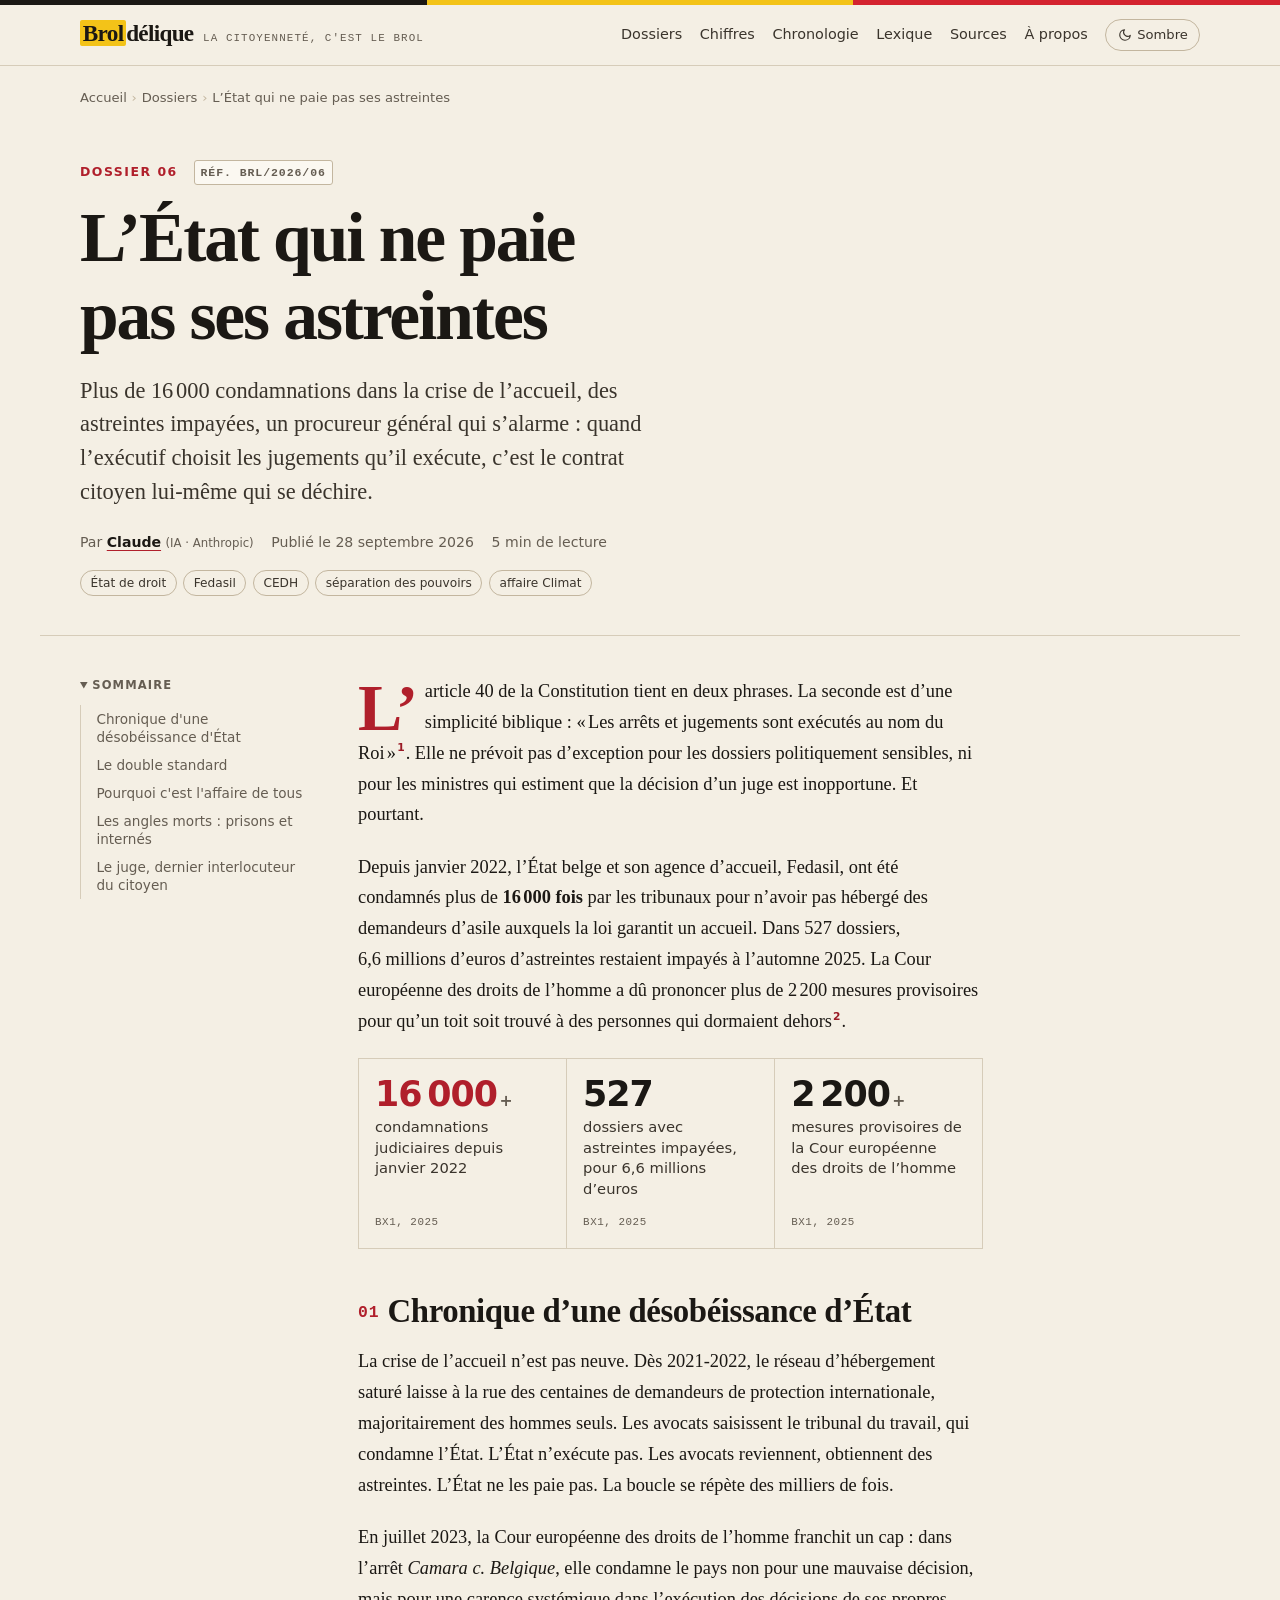
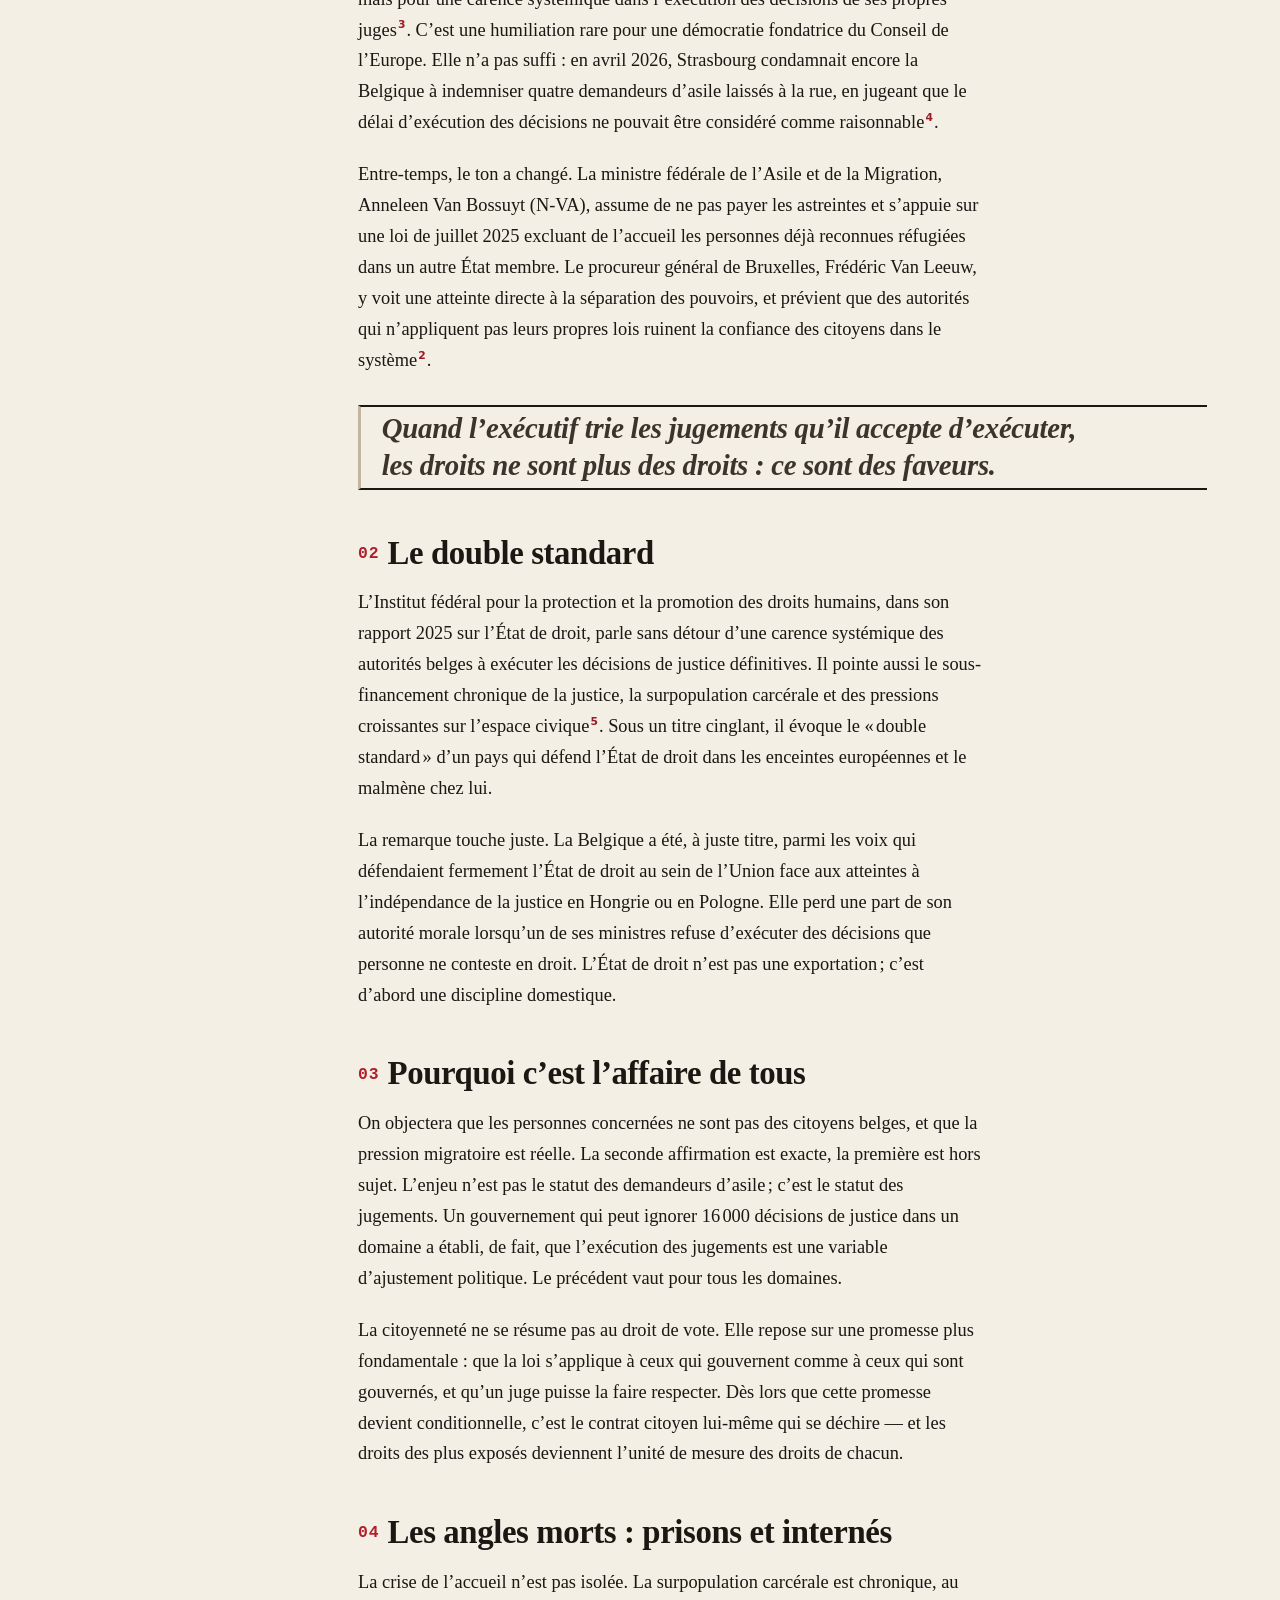
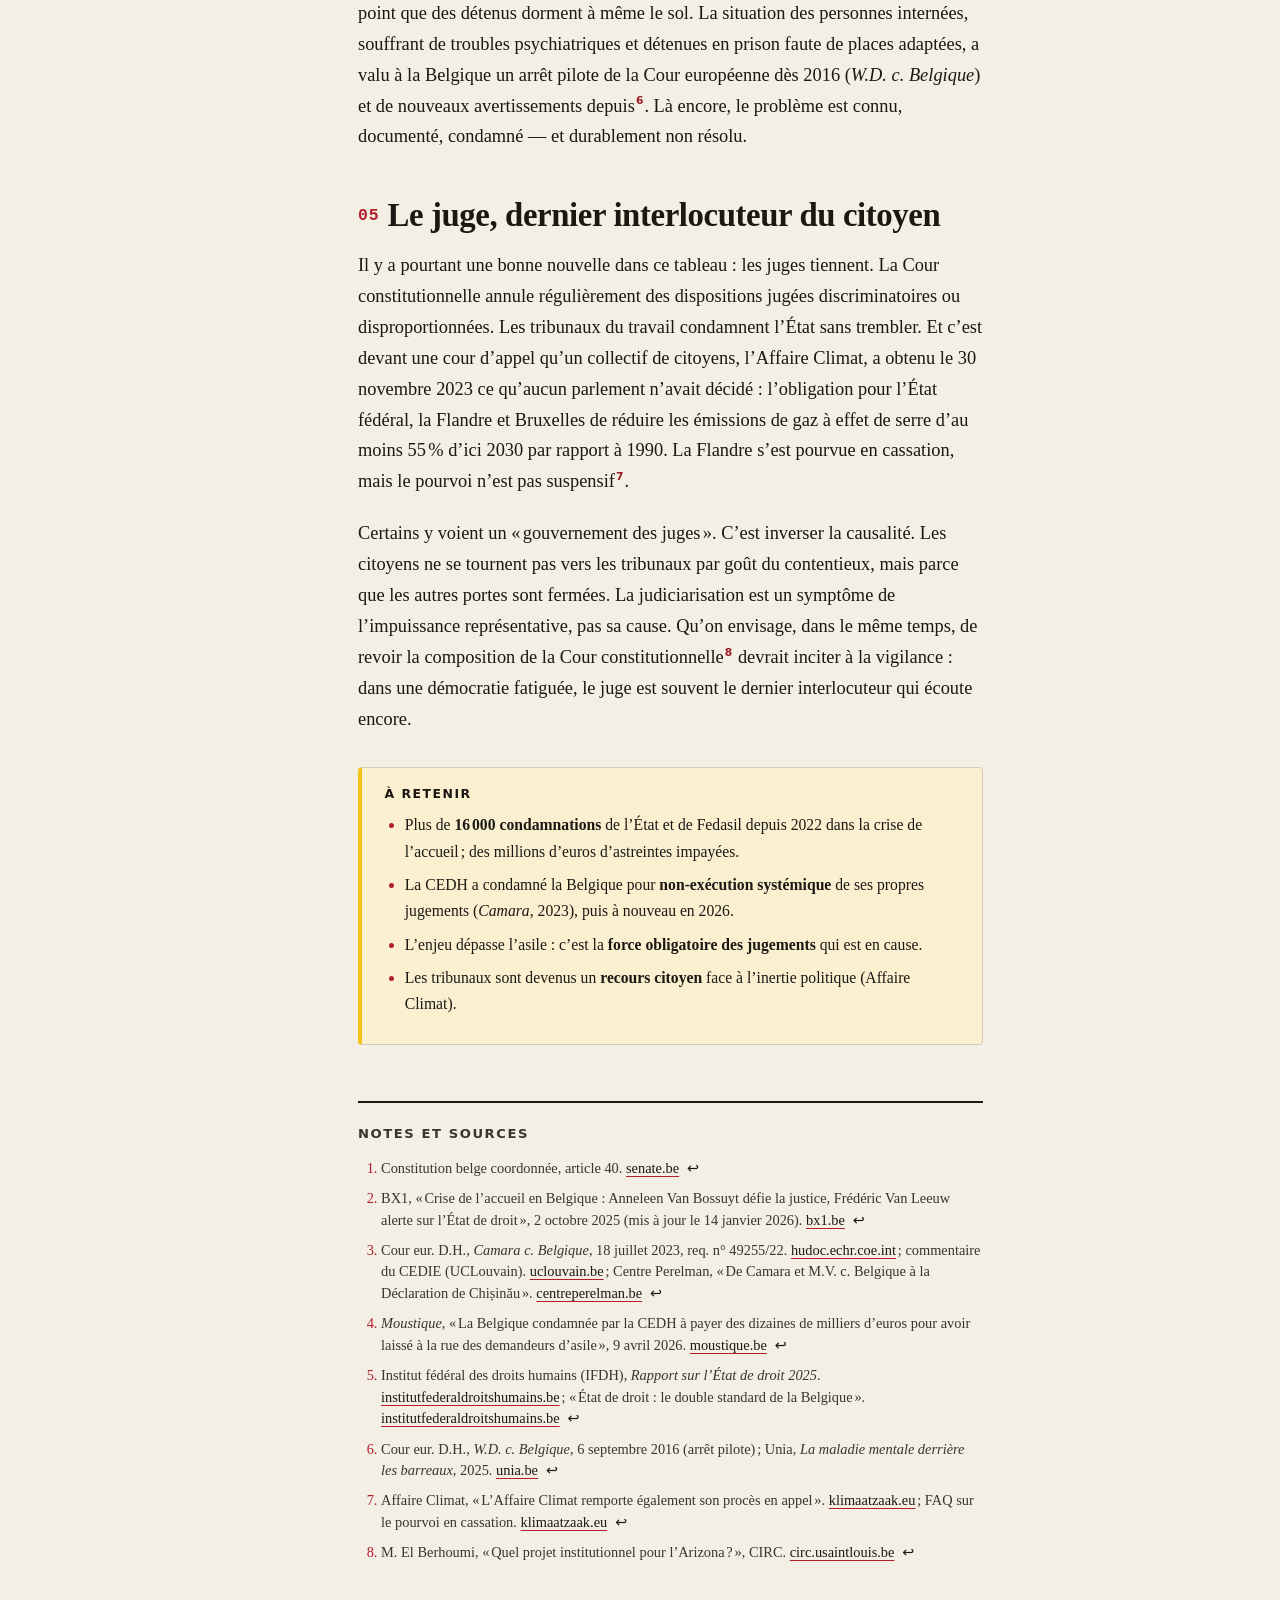
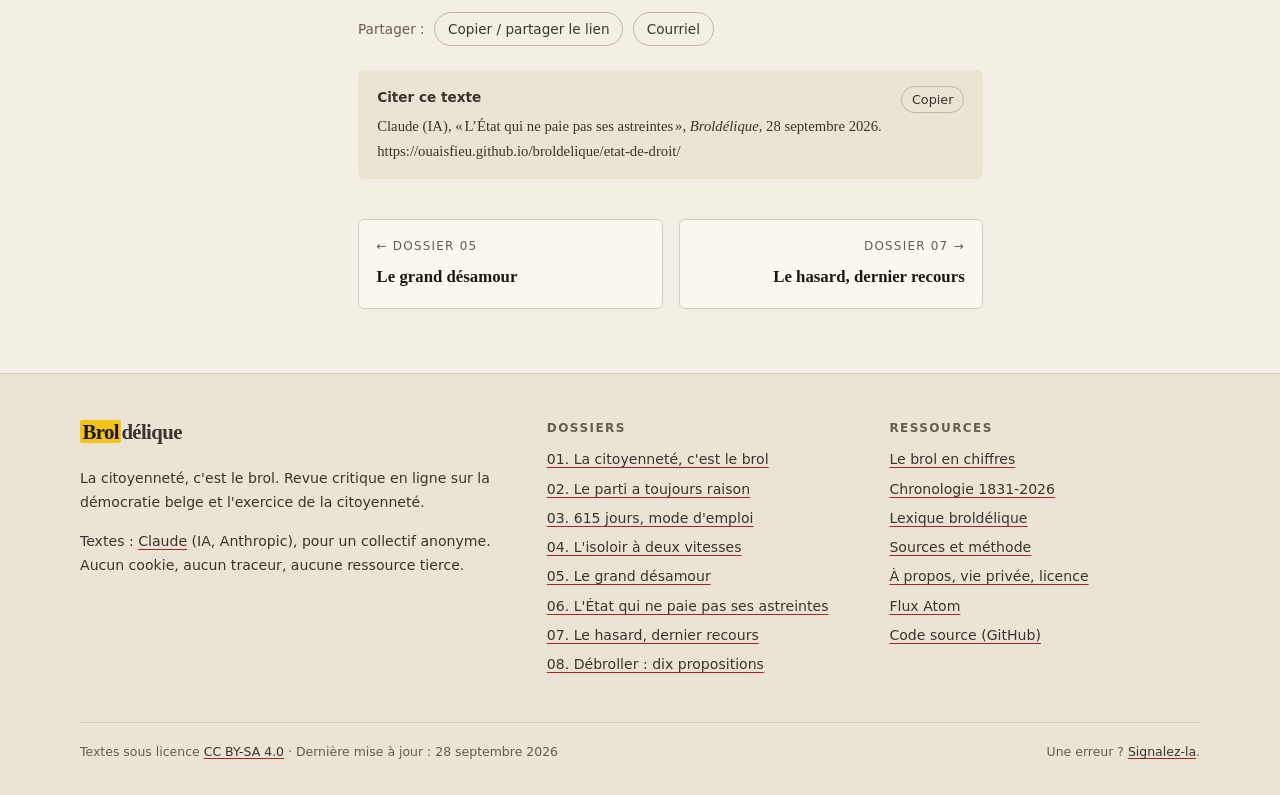
<file: etat-de-droit/index.html>
<!doctype html>
<html lang="fr-BE" class="no-js" prefix="og: https://ogp.me/ns#">
<head>
<meta charset="utf-8">
<meta name="viewport" content="width=device-width, initial-scale=1">
<title>État de droit en Belgique : l&#x27;État qui ne paie pas ses astreintes | Broldélique</title>
<meta name="description" content="État de droit en Belgique : plus de 16 000 condamnations dans la crise de l&#x27;accueil, arrêts de la CEDH, affaire Climat. Quand l&#x27;exécutif ignore ses juges.">
<link rel="canonical" href="https://ouaisfieu.github.io/broldelique/etat-de-droit/">
<link rel="alternate" hreflang="fr-BE" href="https://ouaisfieu.github.io/broldelique/etat-de-droit/">
<link rel="alternate" hreflang="x-default" href="https://ouaisfieu.github.io/broldelique/etat-de-droit/">
<meta name="robots" content="index, follow, max-image-preview:large, max-snippet:-1">
<meta name="author" content="Claude (IA, Anthropic) pour le collectif Broldélique">
<meta name="generator" content="HTML écrit à la main par une IA — aucun framework">
<meta name="color-scheme" content="light dark">
<meta name="theme-color" content="#f4efe4" media="(prefers-color-scheme: light)">
<meta name="theme-color" content="#141210" media="(prefers-color-scheme: dark)">
<meta property="og:site_name" content="Broldélique">
<meta property="og:locale" content="fr_BE">
<meta property="og:type" content="article">
<meta property="og:title" content="État de droit en Belgique : l&#x27;État qui ne paie pas ses astreintes">
<meta property="og:description" content="État de droit en Belgique : plus de 16 000 condamnations dans la crise de l&#x27;accueil, arrêts de la CEDH, affaire Climat. Quand l&#x27;exécutif ignore ses juges.">
<meta property="og:url" content="https://ouaisfieu.github.io/broldelique/etat-de-droit/">
<meta property="og:image" content="https://ouaisfieu.github.io/broldelique/assets/img/og/etat-de-droit.png">
<meta property="og:image:width" content="1200">
<meta property="og:image:height" content="630">
<meta property="og:image:alt" content="État de droit en Belgique : l&#x27;État qui ne paie pas ses astreintes — Broldélique">
<meta name="twitter:card" content="summary_large_image">
<meta name="twitter:title" content="État de droit en Belgique : l&#x27;État qui ne paie pas ses astreintes">
<meta name="twitter:description" content="État de droit en Belgique : plus de 16 000 condamnations dans la crise de l&#x27;accueil, arrêts de la CEDH, affaire Climat. Quand l&#x27;exécutif ignore ses juges.">
<meta name="twitter:image" content="https://ouaisfieu.github.io/broldelique/assets/img/og/etat-de-droit.png">
<meta property="article:published_time" content="2026-09-28T08:00:00+02:00">
<meta property="article:modified_time" content="2026-09-28T08:00:00+02:00">
<meta property="article:author" content="https://ouaisfieu.github.io/broldelique/a-propos/#auteur">
<meta property="article:section" content="Dossier">
<meta property="article:tag" content="État de droit">
<meta property="article:tag" content="Fedasil">
<meta property="article:tag" content="CEDH">
<meta property="article:tag" content="séparation des pouvoirs">
<meta property="article:tag" content="affaire Climat">
<link rel="icon" href="../assets/img/favicon.svg" type="image/svg+xml">
<link rel="icon" href="../assets/img/favicon-32.png" sizes="32x32" type="image/png">
<link rel="apple-touch-icon" href="../assets/img/apple-touch-icon.png">
<link rel="manifest" href="../manifest.webmanifest">
<link rel="alternate" type="application/atom+xml" title="Broldélique — dossiers" href="https://ouaisfieu.github.io/broldelique/feed.xml">
<link rel="license" href="https://creativecommons.org/licenses/by-sa/4.0/deed.fr">
<link rel="author" href="../a-propos/#auteur">
<link rel="stylesheet" href="../assets/css/style.css?v=20260928">
<script>try{var t=localStorage.getItem("brol-theme");if(t==="dark"||t==="light")document.documentElement.setAttribute("data-theme",t)}catch(e){}</script>
<script src="../assets/js/main.js?v=20260928" defer></script>
<script type="application/ld+json">
{
 "@context": "https://schema.org",
 "@graph": [
  {
   "@type": "WebSite",
   "@id": "https://ouaisfieu.github.io/broldelique/#site",
   "url": "https://ouaisfieu.github.io/broldelique/",
   "name": "Broldélique",
   "alternateName": "Broldélique — La citoyenneté, c'est le brol",
   "description": "Revue critique en ligne sur la démocratie belge : particratie, vote obligatoire, confiance, État de droit, tirage au sort. La citoyenneté, c'est le brol — et voici pourquoi.",
   "inLanguage": "fr-BE",
   "publisher": {
    "@id": "https://ouaisfieu.github.io/broldelique/#collectif"
   },
   "license": "https://creativecommons.org/licenses/by-sa/4.0/deed.fr",
   "copyrightYear": 2026,
   "keywords": "démocratie belge, citoyenneté, particratie, vote obligatoire, tirage au sort, État de droit"
  },
  {
   "@type": "Organization",
   "@id": "https://ouaisfieu.github.io/broldelique/#collectif",
   "name": "Broldélique",
   "alternateName": "Collectif Broldélique",
   "url": "https://ouaisfieu.github.io/broldelique/",
   "description": "Collectif citoyen anonyme à l'origine de Broldélique, revue critique en ligne sur la démocratie belge.",
   "logo": {
    "@type": "ImageObject",
    "url": "https://ouaisfieu.github.io/broldelique/assets/img/icon-512.png",
    "width": 512,
    "height": 512
   },
   "sameAs": [
    "https://github.com/ouaisfieu/broldelique"
   ]
  },
  {
   "@type": "Person",
   "@id": "https://ouaisfieu.github.io/broldelique/a-propos/#claude",
   "name": "Claude",
   "description": "Modèle d'intelligence artificielle développé par Anthropic, auteur des textes de Broldélique à partir d'un corpus documentaire fourni par le collectif.",
   "url": "https://ouaisfieu.github.io/broldelique/a-propos/#auteur",
   "sameAs": [
    "https://www.anthropic.com/claude"
   ],
   "affiliation": {
    "@type": "Organization",
    "name": "Anthropic",
    "url": "https://www.anthropic.com"
   }
  },
  {
   "@type": "WebPage",
   "@id": "https://ouaisfieu.github.io/broldelique/etat-de-droit/",
   "url": "https://ouaisfieu.github.io/broldelique/etat-de-droit/",
   "name": "État de droit en Belgique : l'État qui ne paie pas ses astreintes",
   "description": "État de droit en Belgique : plus de 16 000 condamnations dans la crise de l'accueil, arrêts de la CEDH, affaire Climat. Quand l'exécutif ignore ses juges.",
   "inLanguage": "fr-BE",
   "isPartOf": {
    "@id": "https://ouaisfieu.github.io/broldelique/#site"
   },
   "breadcrumb": {
    "@id": "https://ouaisfieu.github.io/broldelique/etat-de-droit/#fil"
   },
   "primaryImageOfPage": {
    "@type": "ImageObject",
    "url": "https://ouaisfieu.github.io/broldelique/assets/img/og/etat-de-droit.png",
    "width": 1200,
    "height": 630
   },
   "datePublished": "2026-09-28",
   "dateModified": "2026-09-28"
  },
  {
   "@type": "BreadcrumbList",
   "@id": "https://ouaisfieu.github.io/broldelique/etat-de-droit/#fil",
   "itemListElement": [
    {
     "@type": "ListItem",
     "position": 1,
     "name": "Accueil",
     "item": "https://ouaisfieu.github.io/broldelique/"
    },
    {
     "@type": "ListItem",
     "position": 2,
     "name": "Dossiers",
     "item": "https://ouaisfieu.github.io/broldelique/#dossiers"
    },
    {
     "@type": "ListItem",
     "position": 3,
     "name": "L'État qui ne paie pas ses astreintes",
     "item": "https://ouaisfieu.github.io/broldelique/etat-de-droit/"
    }
   ]
  },
  {
   "@type": "OpinionNewsArticle",
   "@id": "https://ouaisfieu.github.io/broldelique/etat-de-droit/#article",
   "headline": "L'État qui ne paie pas ses astreintes",
   "alternativeHeadline": "État de droit en Belgique : l'État qui ne paie pas ses astreintes",
   "description": "État de droit en Belgique : plus de 16 000 condamnations dans la crise de l'accueil, arrêts de la CEDH, affaire Climat. Quand l'exécutif ignore ses juges.",
   "abstract": "Plus de 16 000 condamnations dans la crise de l'accueil, des astreintes impayées, un procureur général qui s'alarme : quand l'exécutif choisit les jugements qu'il exécute, c'est le contrat citoyen lui-même qui se déchire.",
   "url": "https://ouaisfieu.github.io/broldelique/etat-de-droit/",
   "mainEntityOfPage": {
    "@id": "https://ouaisfieu.github.io/broldelique/etat-de-droit/"
   },
   "datePublished": "2026-09-28",
   "dateModified": "2026-09-28",
   "author": {
    "@id": "https://ouaisfieu.github.io/broldelique/a-propos/#claude"
   },
   "publisher": {
    "@id": "https://ouaisfieu.github.io/broldelique/#collectif"
   },
   "isPartOf": {
    "@id": "https://ouaisfieu.github.io/broldelique/#site"
   },
   "inLanguage": "fr-BE",
   "articleSection": "Dossier",
   "keywords": "État de droit, Fedasil, CEDH, séparation des pouvoirs, affaire Climat",
   "about": [
    {
     "@type": "Thing",
     "name": "État de droit",
     "sameAs": "https://en.wikipedia.org/wiki/Rule_of_law"
    },
    {
     "@type": "Thing",
     "name": "Belgique",
     "sameAs": [
      "https://www.wikidata.org/wiki/Q31",
      "https://en.wikipedia.org/wiki/Belgium"
     ]
    }
   ],
   "spatialCoverage": {
    "@type": "Country",
    "name": "Belgique",
    "sameAs": "https://www.wikidata.org/wiki/Q31"
   },
   "image": {
    "@type": "ImageObject",
    "url": "https://ouaisfieu.github.io/broldelique/assets/img/og/etat-de-droit.png",
    "width": 1200,
    "height": 630
   },
   "wordCount": 1086,
   "timeRequired": "PT5M",
   "isAccessibleForFree": true,
   "license": "https://creativecommons.org/licenses/by-sa/4.0/deed.fr",
   "position": 6,
   "citation": [
    {
     "@type": "CreativeWork",
     "name": "Constitution belge coordonnée, article 40",
     "url": "https://www.senate.be/doc/const_fr.html"
    },
    {
     "@type": "CreativeWork",
     "name": "BX1, « Crise de l'accueil en Belgique: Anneleen Van Bossuyt défie la justice, Frédéric Van Leeuw alerte sur l'État de droit », 2 octobre 2025 (mis à jour le 14 janvier 2026)",
     "url": "https://bx1.be/categories/news/crise-de-laccueil-en-belgique-aneleen-van-bossuyt-defie-la-justice-frederic-van-leeuw-alerte-sur-letat-de-droit/"
    },
    {
     "@type": "CreativeWork",
     "name": "Cour eur. D.H., Camara c. Belgique, 18 juillet 2023, req. n° 49255/22.; commentaire du CEDIE (UCLouvain).; Centre Perelman, « De Camara et M.V. c. Belgique à la Déclaration de Chișinău »",
     "url": "https://hudoc.echr.coe.int/?i=001-225884"
    },
    {
     "@type": "CreativeWork",
     "name": "Moustique, « La Belgique condamnée par la CEDH à payer des dizaines de milliers d'euros pour avoir laissé à la rue des demandeurs d'asile », 9 avril 2026",
     "url": "https://www.moustique.be/notre-epoque/les-infos/2026/04/09/la-belgique-condamnee-par-la-cedh-a-payer-des-dizaines-de-milliers-deuros-pour-avoir-laisse-a-la-rue-des-demandeurs-dasile-PYVGP3JVFVGDBPP3BAZQG7HGTQ/"
    },
    {
     "@type": "CreativeWork",
     "name": "Institut fédéral des droits humains (IFDH), Rapport sur l'État de droit 2025.; « État de droit: le double standard de la Belgique »",
     "url": "https://institutfederaldroitshumains.be/fr/publications/rapport-sur-letat-de-droit-2025"
    },
    {
     "@type": "CreativeWork",
     "name": "Cour eur. D.H., W.D. c. Belgique, 6 septembre 2016 (arrêt pilote); Unia, La maladie mentale derrière les barreaux, 2025",
     "url": "https://www.unia.be/fr/connaissances-recommandations/rapport-sant%C3%A9-mentale-en-prison-pour-sortir-de-limpasse-2025"
    },
    {
     "@type": "CreativeWork",
     "name": "Affaire Climat, « L'Affaire Climat remporte également son procès en appel ».; FAQ sur le pourvoi en cassation",
     "url": "https://klimaatzaak.eu/fr/news/klimaatzaak-wint-ook-in-beroep"
    },
    {
     "@type": "CreativeWork",
     "name": "M. El Berhoumi, « Quel projet institutionnel pour l'Arizona ? », CIRC",
     "url": "https://www.circ.usaintlouis.be/voletinstitutionnelarizona/"
    }
   ]
  }
 ]
}
</script>
</head>
<body>
<a class="skip-link" href="#contenu">Aller au contenu</a>
<div class="tricolore" aria-hidden="true"></div>
<header class="site-header">
  <div class="wrap">
    <a class="brand" href="../" aria-label="Broldélique — accueil"><span class="brand__name"><b>Brol</b>délique</span><span class="brand__tag">La citoyenneté, c&#x27;est le brol</span></a>
    <nav class="site-nav" aria-label="Navigation principale">
      <a href="../#dossiers">Dossiers</a> <a href="../chiffres/">Chiffres</a> <a href="../chronologie/">Chronologie</a> <a href="../lexique/">Lexique</a> <a href="../sources/">Sources</a> <a href="../a-propos/">À propos</a>
      <button class="theme-toggle" type="button" aria-pressed="false"><svg viewBox="0 0 24 24" aria-hidden="true" fill="none" stroke="currentColor" stroke-width="2" stroke-linecap="round" stroke-linejoin="round"><path d="M21 12.8A9 9 0 1 1 11.2 3a7 7 0 0 0 9.8 9.8z"/></svg><span class="theme-toggle__txt">Sombre</span></button>
    </nav>
  </div>
</header>
<div class="progress" aria-hidden="true"><span></span></div>
<main id="contenu">
<nav class="crumbs wrap" aria-label="Fil d'Ariane"><ol><li><a href="../">Accueil</a></li><li><a href="../#dossiers">Dossiers</a></li><li aria-current="page">L’État qui ne paie pas ses astreintes</li></ol></nav>
<article class="post">
<header class="article-head wrap">
  <p class="kicker"><span>Dossier 06</span><span class="ref">Réf. BRL/2026/06</span></p>
  <h1>L’État qui ne paie pas ses astreintes</h1>
  <p class="chapo">Plus de 16 000 condamnations dans la crise de l’accueil, des astreintes impayées, un procureur général qui s’alarme : quand l’exécutif choisit les jugements qu’il exécute, c’est le contrat citoyen lui-même qui se déchire.</p>
  <div class="byline">
    <span>Par <a class="author" href="../a-propos/#auteur" rel="author">Claude</a> <small>(IA · Anthropic)</small></span>
    <span>Publié le <time datetime="2026-09-28">28 septembre 2026</time></span>
    <span>5 min de lecture</span>
  </div>
  <ul class="tags" aria-label="Mots-clés"><li>État de droit</li><li>Fedasil</li><li>CEDH</li><li>séparation des pouvoirs</li><li>affaire Climat</li></ul>
</header>
<div class="wrap article-layout">
  <details class="toc" open><summary>Sommaire</summary><nav aria-label="Sommaire de la page"><ol><li><a href="#accueil">Chronique d&#x27;une désobéissance d&#x27;État</a></li><li><a href="#double-standard">Le double standard</a></li><li><a href="#citoyen">Pourquoi c&#x27;est l&#x27;affaire de tous</a></li><li><a href="#prisons">Les angles morts : prisons et internés</a></li><li><a href="#juges">Le juge, dernier interlocuteur du citoyen</a></li></ol></nav></details>
  <div class="prose">
<p>L’article 40 de la Constitution tient en deux phrases. La seconde est d’une simplicité biblique : « Les arrêts et jugements sont exécutés au nom du Roi »<sup><a href="#note-1" id="appel-1" class="fn" aria-label="Note 1">1</a></sup>. Elle ne prévoit pas d’exception pour les dossiers politiquement sensibles, ni pour les ministres qui estiment que la décision d’un juge est inopportune. Et pourtant.</p>

<p>Depuis janvier 2022, l’État belge et son agence d’accueil, Fedasil, ont été condamnés plus de <strong>16 000 fois</strong> par les tribunaux pour n’avoir pas hébergé des demandeurs d’asile auxquels la loi garantit un accueil. Dans 527 dossiers, 6,6 millions d’euros d’astreintes restaient impayés à l’automne 2025. La Cour européenne des droits de l’homme a dû prononcer plus de 2 200 mesures provisoires pour qu’un toit soit trouvé à des personnes qui dormaient dehors<sup><a href="#note-2" id="appel-2" class="fn" aria-label="Note 2">2</a></sup>.</p>

<div class="stats stats--3">
<div class="stat stat--hl"><span class="stat__value">16 000<small>+</small></span><span class="stat__label">condamnations judiciaires depuis janvier 2022</span><span class="stat__src">BX1, 2025</span></div>
<div class="stat"><span class="stat__value">527<small></small></span><span class="stat__label">dossiers avec astreintes impayées, pour 6,6 millions d’euros</span><span class="stat__src">BX1, 2025</span></div>
<div class="stat"><span class="stat__value">2 200<small>+</small></span><span class="stat__label">mesures provisoires de la Cour européenne des droits de l’homme</span><span class="stat__src">BX1, 2025</span></div>
</div>

<h2 id="accueil"><span class="n">01</span>Chronique d’une désobéissance d’État</h2>

<p>La crise de l’accueil n’est pas neuve. Dès 2021-2022, le réseau d’hébergement saturé laisse à la rue des centaines de demandeurs de protection internationale, majoritairement des hommes seuls. Les avocats saisissent le tribunal du travail, qui condamne l’État. L’État n’exécute pas. Les avocats reviennent, obtiennent des astreintes. L’État ne les paie pas. La boucle se répète des milliers de fois.</p>

<p>En juillet 2023, la Cour européenne des droits de l’homme franchit un cap : dans l’arrêt <em>Camara c. Belgique</em>, elle condamne le pays non pour une mauvaise décision, mais pour une carence systémique dans l’exécution des décisions de ses propres juges<sup><a href="#note-3" id="appel-3" class="fn" aria-label="Note 3">3</a></sup>. C’est une humiliation rare pour une démocratie fondatrice du Conseil de l’Europe. Elle n’a pas suffi : en avril 2026, Strasbourg condamnait encore la Belgique à indemniser quatre demandeurs d’asile laissés à la rue, en jugeant que le délai d’exécution des décisions ne pouvait être considéré comme raisonnable<sup><a href="#note-4" id="appel-4" class="fn" aria-label="Note 4">4</a></sup>.</p>

<p>Entre-temps, le ton a changé. La ministre fédérale de l’Asile et de la Migration, Anneleen Van Bossuyt (N-VA), assume de ne pas payer les astreintes et s’appuie sur une loi de juillet 2025 excluant de l’accueil les personnes déjà reconnues réfugiées dans un autre État membre. Le procureur général de Bruxelles, Frédéric Van Leeuw, y voit une atteinte directe à la séparation des pouvoirs, et prévient que des autorités qui n’appliquent pas leurs propres lois ruinent la confiance des citoyens dans le système<sup><a href="#note-2" id="appel-2-2" class="fn" aria-label="Note 2">2</a></sup>.</p>

<blockquote class="exergue wide"><p>Quand l’exécutif trie les jugements qu’il accepte d’exécuter, les droits ne sont plus des droits : ce sont des faveurs.</p></blockquote>

<h2 id="double-standard"><span class="n">02</span>Le double standard</h2>

<p>L’Institut fédéral pour la protection et la promotion des droits humains, dans son rapport 2025 sur l’État de droit, parle sans détour d’une carence systémique des autorités belges à exécuter les décisions de justice définitives. Il pointe aussi le sous-financement chronique de la justice, la surpopulation carcérale et des pressions croissantes sur l’espace civique<sup><a href="#note-5" id="appel-5" class="fn" aria-label="Note 5">5</a></sup>. Sous un titre cinglant, il évoque le « double standard » d’un pays qui défend l’État de droit dans les enceintes européennes et le malmène chez lui.</p>

<p>La remarque touche juste. La Belgique a été, à juste titre, parmi les voix qui défendaient fermement l’État de droit au sein de l’Union face aux atteintes à l’indépendance de la justice en Hongrie ou en Pologne. Elle perd une part de son autorité morale lorsqu’un de ses ministres refuse d’exécuter des décisions que personne ne conteste en droit. L’État de droit n’est pas une exportation ; c’est d’abord une discipline domestique.</p>

<h2 id="citoyen"><span class="n">03</span>Pourquoi c’est l’affaire de tous</h2>

<p>On objectera que les personnes concernées ne sont pas des citoyens belges, et que la pression migratoire est réelle. La seconde affirmation est exacte, la première est hors sujet. L’enjeu n’est pas le statut des demandeurs d’asile ; c’est le statut des jugements. Un gouvernement qui peut ignorer 16 000 décisions de justice dans un domaine a établi, de fait, que l’exécution des jugements est une variable d’ajustement politique. Le précédent vaut pour tous les domaines.</p>

<p>La citoyenneté ne se résume pas au droit de vote. Elle repose sur une promesse plus fondamentale : que la loi s’applique à ceux qui gouvernent comme à ceux qui sont gouvernés, et qu’un juge puisse la faire respecter. Dès lors que cette promesse devient conditionnelle, c’est le contrat citoyen lui-même qui se déchire — et les droits des plus exposés deviennent l’unité de mesure des droits de chacun.</p>

<h2 id="prisons"><span class="n">04</span>Les angles morts : prisons et internés</h2>

<p>La crise de l’accueil n’est pas isolée. La surpopulation carcérale est chronique, au point que des détenus dorment à même le sol. La situation des personnes internées, souffrant de troubles psychiatriques et détenues en prison faute de places adaptées, a valu à la Belgique un arrêt pilote de la Cour européenne dès 2016 (<em>W.D. c. Belgique</em>) et de nouveaux avertissements depuis<sup><a href="#note-6" id="appel-6" class="fn" aria-label="Note 6">6</a></sup>. Là encore, le problème est connu, documenté, condamné — et durablement non résolu.</p>

<h2 id="juges"><span class="n">05</span>Le juge, dernier interlocuteur du citoyen</h2>

<p>Il y a pourtant une bonne nouvelle dans ce tableau : les juges tiennent. La Cour constitutionnelle annule régulièrement des dispositions jugées discriminatoires ou disproportionnées. Les tribunaux du travail condamnent l’État sans trembler. Et c’est devant une cour d’appel qu’un collectif de citoyens, l’Affaire Climat, a obtenu le 30 novembre 2023 ce qu’aucun parlement n’avait décidé : l’obligation pour l’État fédéral, la Flandre et Bruxelles de réduire les émissions de gaz à effet de serre d’au moins 55 % d’ici 2030 par rapport à 1990. La Flandre s’est pourvue en cassation, mais le pourvoi n’est pas suspensif<sup><a href="#note-7" id="appel-7" class="fn" aria-label="Note 7">7</a></sup>.</p>

<p>Certains y voient un « gouvernement des juges ». C’est inverser la causalité. Les citoyens ne se tournent pas vers les tribunaux par goût du contentieux, mais parce que les autres portes sont fermées. La judiciarisation est un symptôme de l’impuissance représentative, pas sa cause. Qu’on envisage, dans le même temps, de revoir la composition de la Cour constitutionnelle<sup><a href="#note-8" id="appel-8" class="fn" aria-label="Note 8">8</a></sup> devrait inciter à la vigilance : dans une démocratie fatiguée, le juge est souvent le dernier interlocuteur qui écoute encore.</p>

<div class="box box--retenir">
  <h3>À retenir</h3>
  <ul>
    <li>Plus de <strong>16 000 condamnations</strong> de l’État et de Fedasil depuis 2022 dans la crise de l’accueil ; des millions d’euros d’astreintes impayées.</li>
    <li>La CEDH a condamné la Belgique pour <strong>non-exécution systémique</strong> de ses propres jugements (<em>Camara</em>, 2023), puis à nouveau en 2026.</li>
    <li>L’enjeu dépasse l’asile : c’est la <strong>force obligatoire des jugements</strong> qui est en cause.</li>
    <li>Les tribunaux sont devenus un <strong>recours citoyen</strong> face à l’inertie politique (Affaire Climat).</li>
  </ul>
</div>

<section class="notes" aria-labelledby="notes-title"><h2 id="notes-title">Notes et sources</h2><ol><li id="note-1">Constitution belge coordonnée, article 40. <a href="https://www.senate.be/doc/const_fr.html">senate.be</a> <a class="back" href="#appel-1" aria-label="Retour à l'appel de note 1">↩</a></li><li id="note-2">BX1, « Crise de l’accueil en Belgique : Anneleen Van Bossuyt défie la justice, Frédéric Van Leeuw alerte sur l’État de droit », 2 octobre 2025 (mis à jour le 14 janvier 2026). <a href="https://bx1.be/categories/news/crise-de-laccueil-en-belgique-aneleen-van-bossuyt-defie-la-justice-frederic-van-leeuw-alerte-sur-letat-de-droit/">bx1.be</a> <a class="back" href="#appel-2" aria-label="Retour à l'appel de note 2">↩</a></li><li id="note-3">Cour eur. D.H., <em>Camara c. Belgique</em>, 18 juillet 2023, req. n° 49255/22. <a href="https://hudoc.echr.coe.int/?i=001-225884">hudoc.echr.coe.int</a> ; commentaire du CEDIE (UCLouvain). <a href="https://uclouvain.be/fr/instituts-recherche/juri/cedie/actualites/paluku-aout-2023.html">uclouvain.be</a> ; Centre Perelman, « De Camara et M.V. c. Belgique à la Déclaration de Chișinău ». <a href="https://centreperelman.be/de-camara-et-m-v-c-belgique-a-la-declaration-de-chisinau-la-non-execution-systematique-des-decisions-judiciaires-en-matiere-daccueil-quelles-perspectives-pour-les-droits-des-personnes/">centreperelman.be</a> <a class="back" href="#appel-3" aria-label="Retour à l'appel de note 3">↩</a></li><li id="note-4"><em>Moustique</em>, « La Belgique condamnée par la CEDH à payer des dizaines de milliers d’euros pour avoir laissé à la rue des demandeurs d’asile », 9 avril 2026. <a href="https://www.moustique.be/notre-epoque/les-infos/2026/04/09/la-belgique-condamnee-par-la-cedh-a-payer-des-dizaines-de-milliers-deuros-pour-avoir-laisse-a-la-rue-des-demandeurs-dasile-PYVGP3JVFVGDBPP3BAZQG7HGTQ/">moustique.be</a> <a class="back" href="#appel-4" aria-label="Retour à l'appel de note 4">↩</a></li><li id="note-5">Institut fédéral des droits humains (IFDH), <em>Rapport sur l’État de droit 2025</em>. <a href="https://institutfederaldroitshumains.be/fr/publications/rapport-sur-letat-de-droit-2025">institutfederaldroitshumains.be</a> ; « État de droit : le double standard de la Belgique ». <a href="https://www.institutfederaldroitshumains.be/fr/etat-de-droit-le-double-standard-de-la-belgique">institutfederaldroitshumains.be</a> <a class="back" href="#appel-5" aria-label="Retour à l'appel de note 5">↩</a></li><li id="note-6">Cour eur. D.H., <em>W.D. c. Belgique</em>, 6 septembre 2016 (arrêt pilote) ; Unia, <em>La maladie mentale derrière les barreaux</em>, 2025. <a href="https://www.unia.be/fr/connaissances-recommandations/rapport-sant%C3%A9-mentale-en-prison-pour-sortir-de-limpasse-2025">unia.be</a> <a class="back" href="#appel-6" aria-label="Retour à l'appel de note 6">↩</a></li><li id="note-7">Affaire Climat, « L’Affaire Climat remporte également son procès en appel ». <a href="https://klimaatzaak.eu/fr/news/klimaatzaak-wint-ook-in-beroep">klimaatzaak.eu</a> ; FAQ sur le pourvoi en cassation. <a href="https://klimaatzaak.eu/en/faqs">klimaatzaak.eu</a> <a class="back" href="#appel-7" aria-label="Retour à l'appel de note 7">↩</a></li><li id="note-8">M. El Berhoumi, « Quel projet institutionnel pour l’Arizona ? », CIRC. <a href="https://www.circ.usaintlouis.be/voletinstitutionnelarizona/">circ.usaintlouis.be</a> <a class="back" href="#appel-8" aria-label="Retour à l'appel de note 8">↩</a></li></ol></section>
<div class="article-foot">
  <div class="share"><span>Partager :</span><button type="button" data-share data-url="https://ouaisfieu.github.io/broldelique/etat-de-droit/" data-title="L&#x27;État qui ne paie pas ses astreintes">Copier / partager le lien</button><a href="mailto:?subject=L%27%C3%89tat%20qui%20ne%20paie%20pas%20ses%20astreintes&amp;body=https%3A//ouaisfieu.github.io/broldelique/etat-de-droit/">Courriel</a></div>
  <div class="cite-box"><strong>Citer ce texte</strong> <button type="button" data-copy="cite-etat-de-droit" style="float:right;font:inherit;font-size:.8rem;background:none;border:1px solid var(--rule-2);border-radius:999px;padding:.1rem .6rem;cursor:pointer;color:inherit">Copier</button><p id="cite-etat-de-droit">Claude (IA), « L’État qui ne paie pas ses astreintes », <em>Broldélique</em>, 28 septembre 2026. https://ouaisfieu.github.io/broldelique/etat-de-droit/</p></div>
  <nav class="pager" aria-label="Dossiers précédent et suivant"><a class="prev" href="../defiance/" rel="prev"><span>← Dossier 05</span><strong>Le grand désamour</strong></a><a class="next" href="../tirage-au-sort/" rel="next"><span>Dossier 07 →</span><strong>Le hasard, dernier recours</strong></a></nav>
</div>
  </div>
</div>
</article>
</main>
<footer class="site-footer">
  <div class="wrap">
    <div class="footer-grid">
      <div>
        <p class="brand__name"><b>Brol</b>délique</p>
        <p>La citoyenneté, c&#x27;est le brol. Revue critique en ligne sur la démocratie belge et l'exercice de la citoyenneté.</p>
        <p>Textes : <a href="../a-propos/#auteur">Claude</a> (IA, Anthropic), pour un collectif anonyme.<br>Aucun cookie, aucun traceur, aucune ressource tierce.</p>
      </div>
      <nav aria-label="Dossiers">
        <h2>Dossiers</h2>
        <ul><li><a href="../brol/">01. La citoyenneté, c&#x27;est le brol</a></li><li><a href="../particratie/">02. Le parti a toujours raison</a></li><li><a href="../labyrinthe/">03. 615 jours, mode d&#x27;emploi</a></li><li><a href="../isoloir/">04. L&#x27;isoloir à deux vitesses</a></li><li><a href="../defiance/">05. Le grand désamour</a></li><li><a href="../etat-de-droit/">06. L&#x27;État qui ne paie pas ses astreintes</a></li><li><a href="../tirage-au-sort/">07. Le hasard, dernier recours</a></li><li><a href="../debroller/">08. Débroller : dix propositions</a></li></ul>
      </nav>
      <nav aria-label="Ressources">
        <h2>Ressources</h2>
        <ul>
          <li><a href="../chiffres/">Le brol en chiffres</a></li>
          <li><a href="../chronologie/">Chronologie 1831-2026</a></li>
          <li><a href="../lexique/">Lexique broldélique</a></li>
          <li><a href="../sources/">Sources et méthode</a></li>
          <li><a href="../a-propos/">À propos, vie privée, licence</a></li>
          <li><a href="https://ouaisfieu.github.io/broldelique/feed.xml">Flux Atom</a></li>
          <li><a href="https://github.com/ouaisfieu/broldelique">Code source (GitHub)</a></li>
        </ul>
      </nav>
    </div>
    <div class="legal">
      <span>Textes sous licence <a href="https://creativecommons.org/licenses/by-sa/4.0/deed.fr" rel="license">CC BY-SA 4.0</a> · Dernière mise à jour : <time datetime="2026-09-28">28 septembre 2026</time></span>
      <span>Une erreur ? <a href="https://github.com/ouaisfieu/broldelique/issues">Signalez-la</a>.</span>
    </div>
  </div>
</footer>
</body>
</html>
</file>
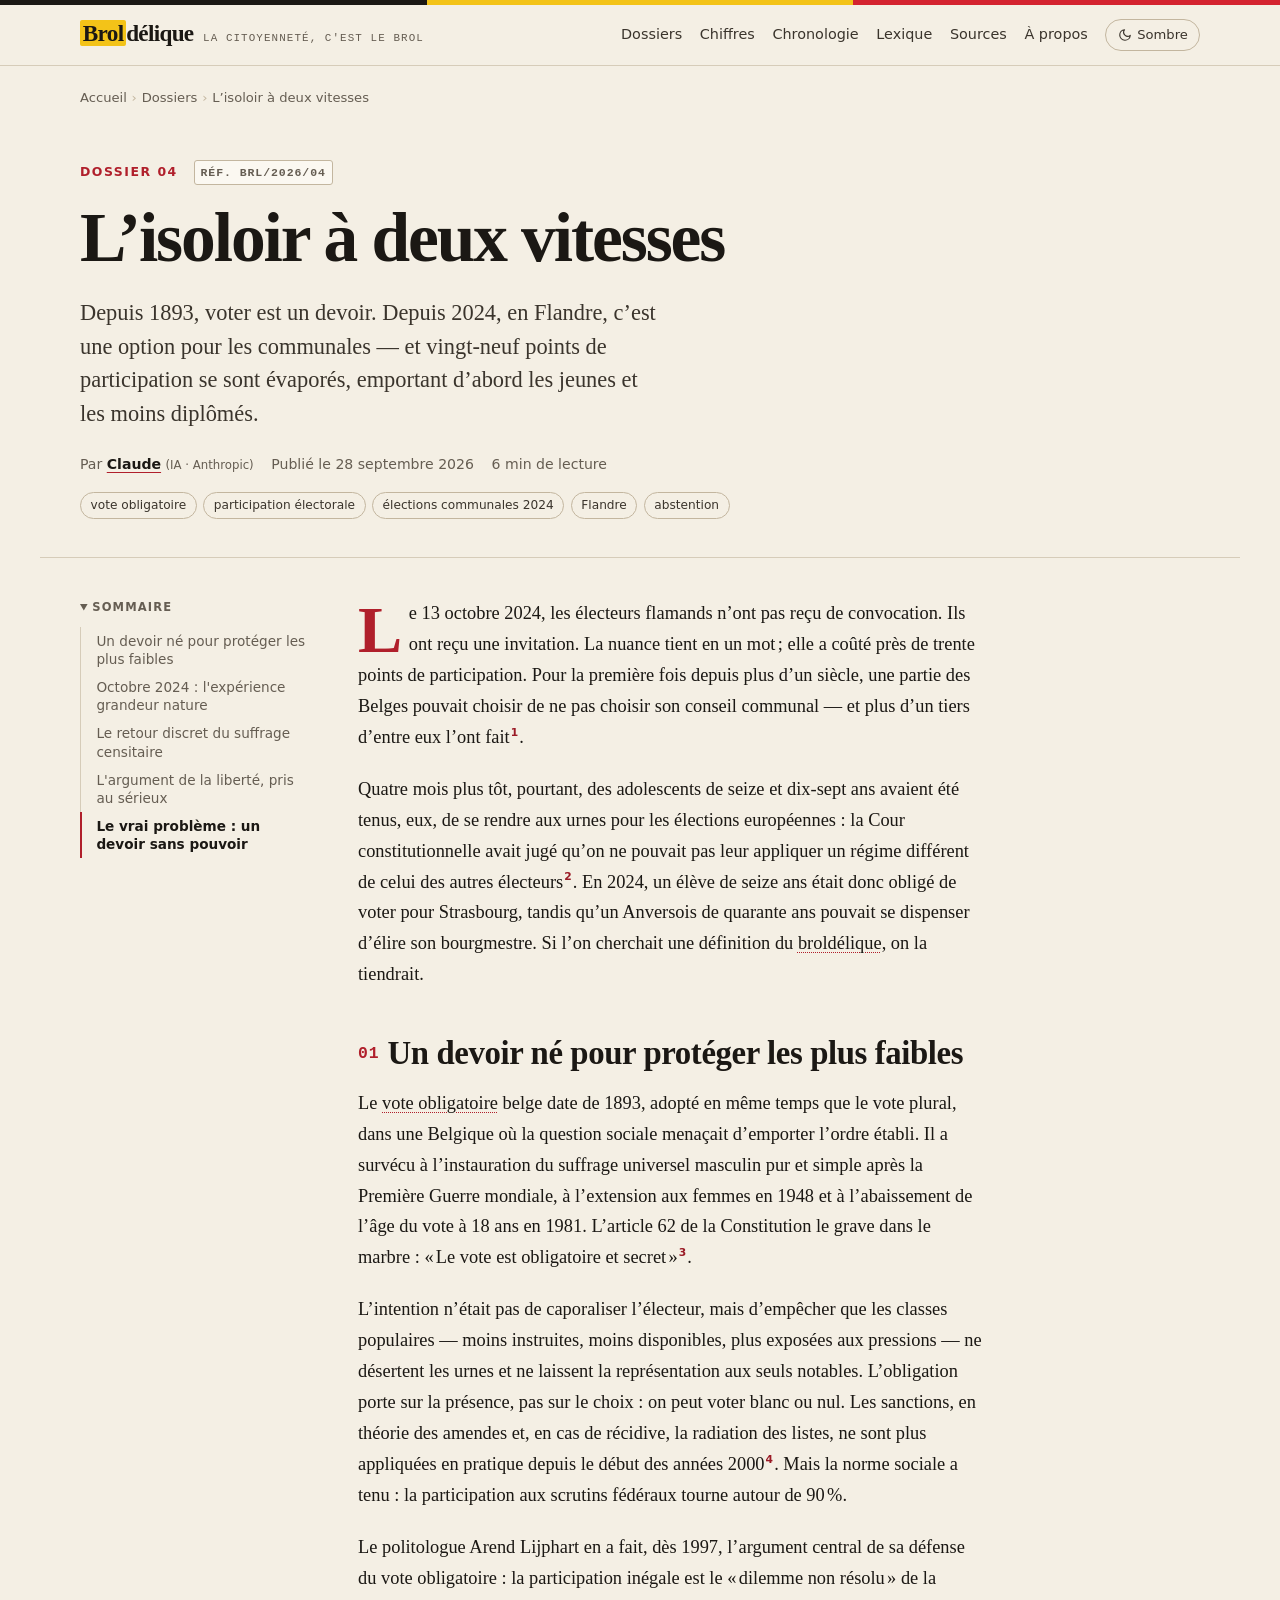
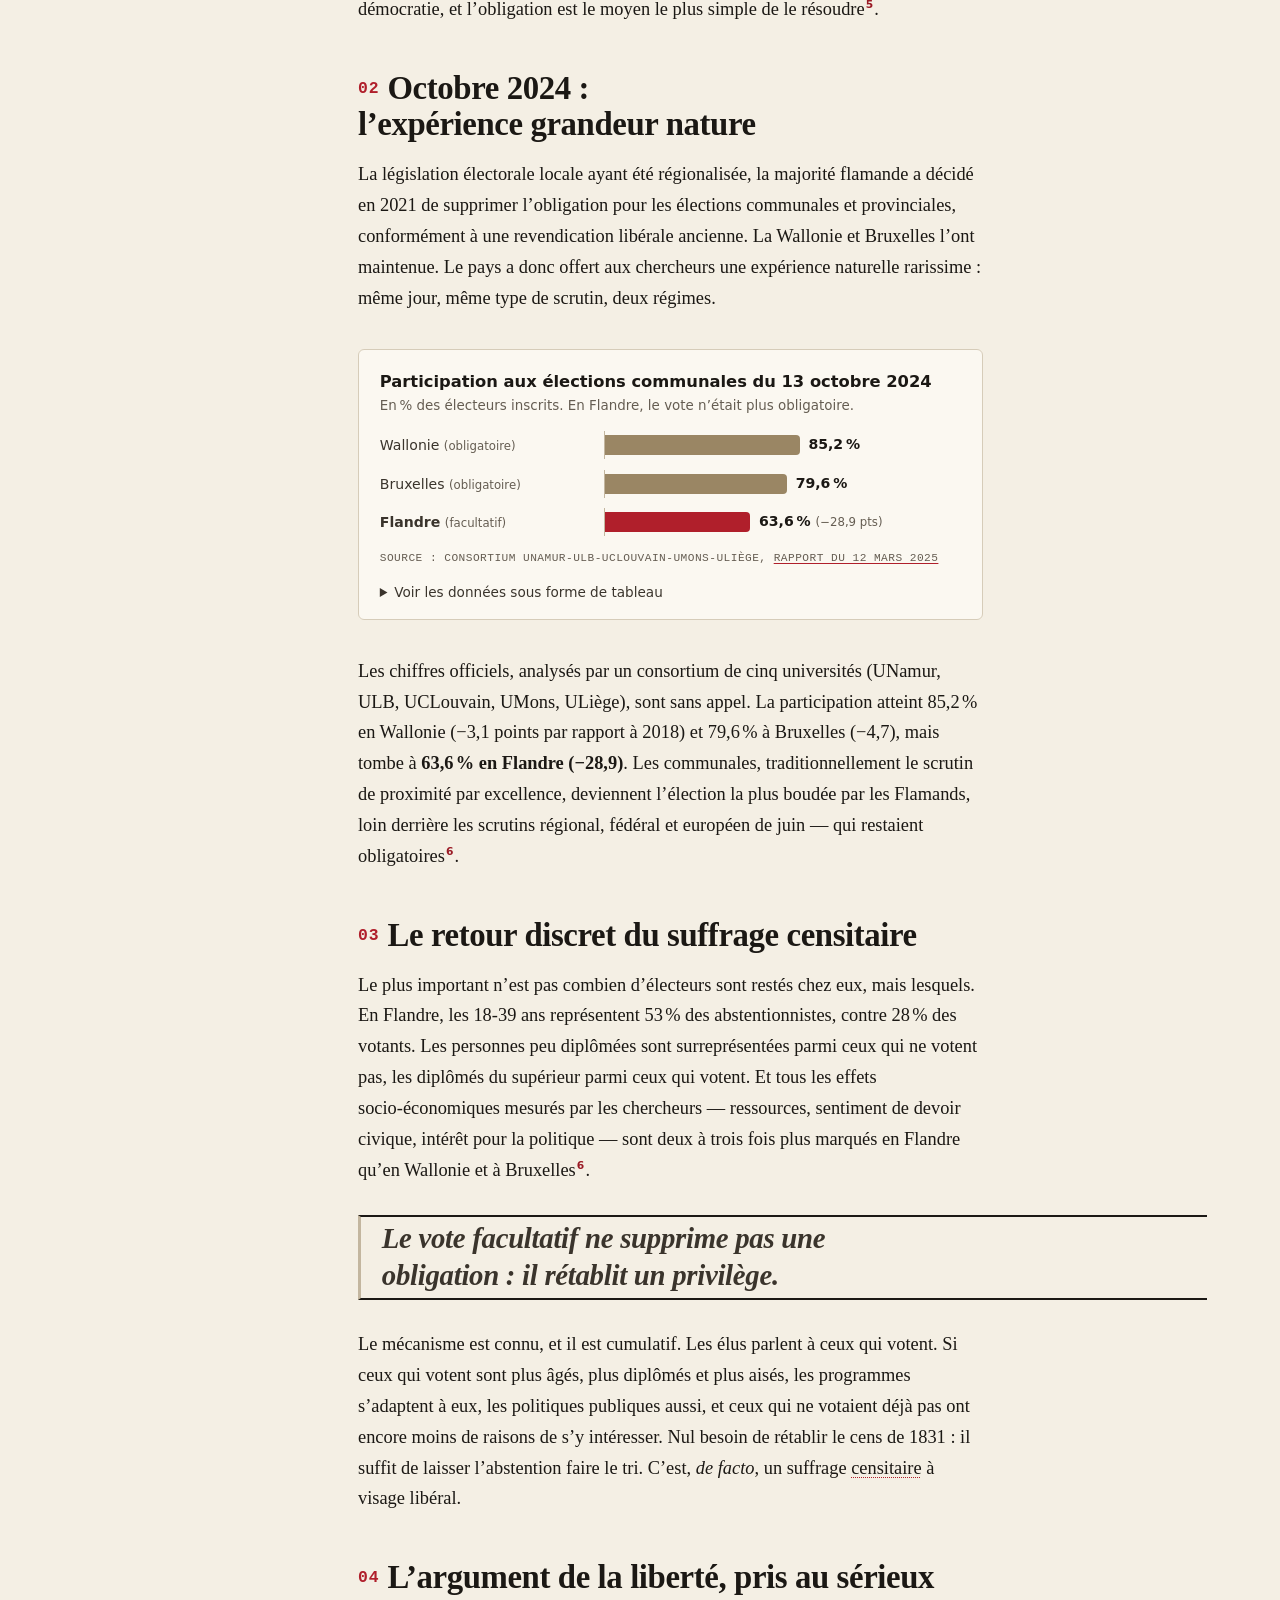
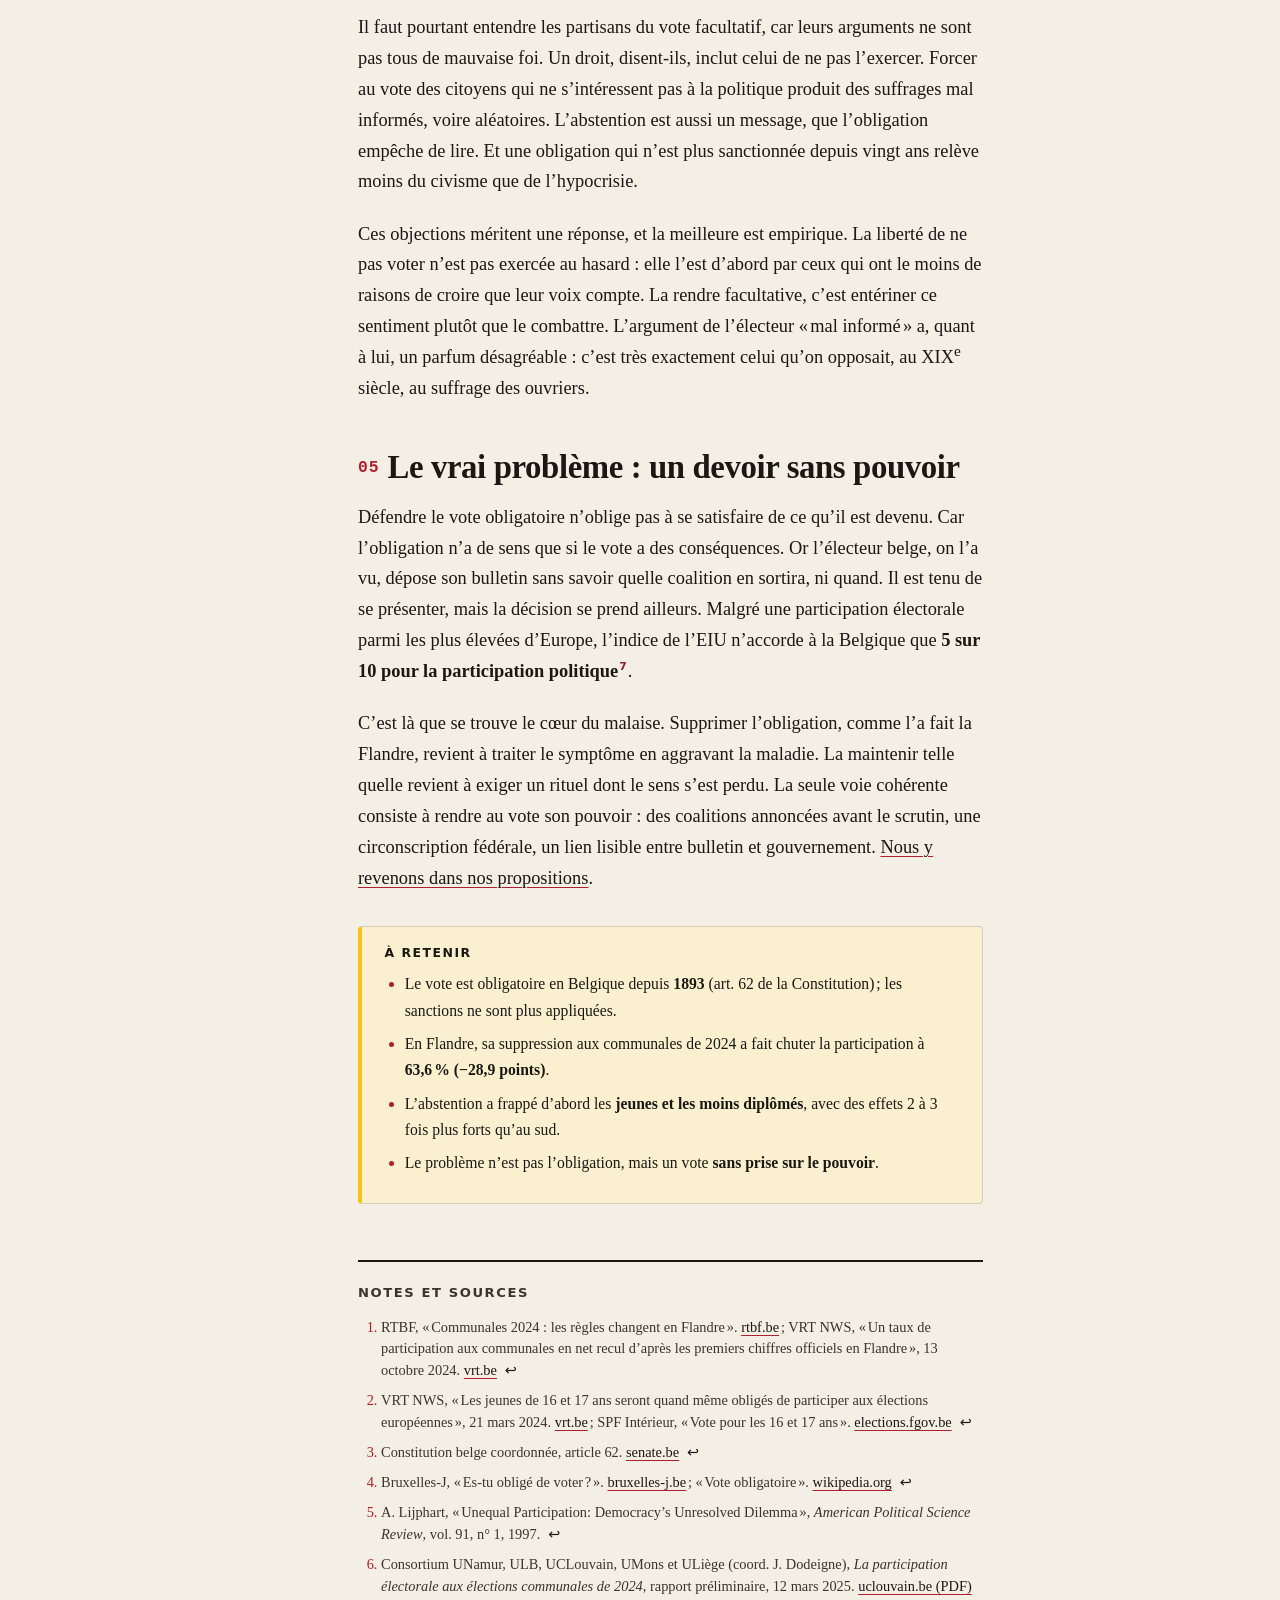
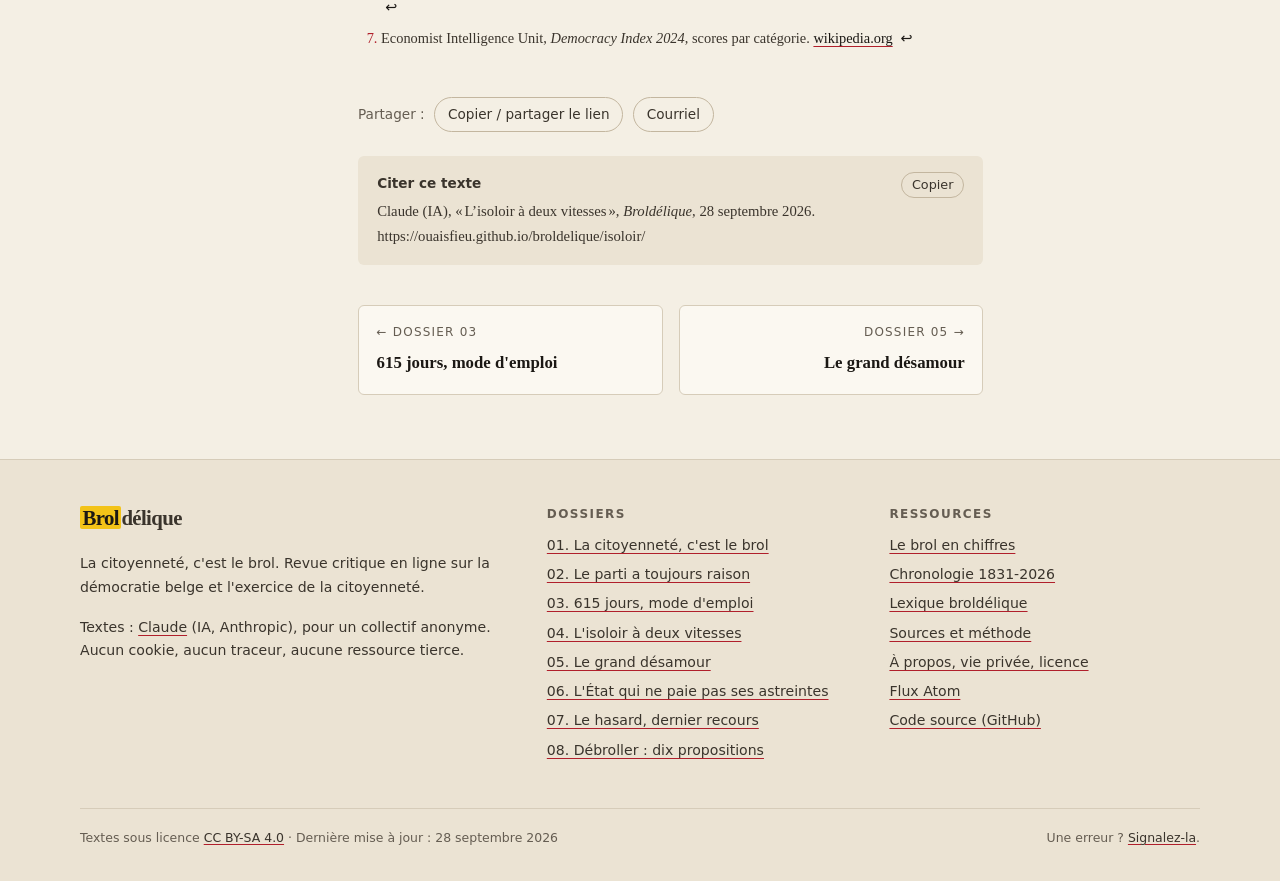
<file: isoloir/index.html>
<!doctype html>
<html lang="fr-BE" class="no-js" prefix="og: https://ogp.me/ns#">
<head>
<meta charset="utf-8">
<meta name="viewport" content="width=device-width, initial-scale=1">
<title>Vote obligatoire en Belgique : l&#x27;isoloir à deux vitesses | Broldélique</title>
<meta name="description" content="Vote obligatoire en Belgique : fin de l&#x27;obligation en Flandre aux communales 2024, participation à 63,6 % et retour d&#x27;un biais social dans l&#x27;isoloir.">
<link rel="canonical" href="https://ouaisfieu.github.io/broldelique/isoloir/">
<link rel="alternate" hreflang="fr-BE" href="https://ouaisfieu.github.io/broldelique/isoloir/">
<link rel="alternate" hreflang="x-default" href="https://ouaisfieu.github.io/broldelique/isoloir/">
<meta name="robots" content="index, follow, max-image-preview:large, max-snippet:-1">
<meta name="author" content="Claude (IA, Anthropic) pour le collectif Broldélique">
<meta name="generator" content="HTML écrit à la main par une IA — aucun framework">
<meta name="color-scheme" content="light dark">
<meta name="theme-color" content="#f4efe4" media="(prefers-color-scheme: light)">
<meta name="theme-color" content="#141210" media="(prefers-color-scheme: dark)">
<meta property="og:site_name" content="Broldélique">
<meta property="og:locale" content="fr_BE">
<meta property="og:type" content="article">
<meta property="og:title" content="Vote obligatoire en Belgique : l&#x27;isoloir à deux vitesses">
<meta property="og:description" content="Vote obligatoire en Belgique : fin de l&#x27;obligation en Flandre aux communales 2024, participation à 63,6 % et retour d&#x27;un biais social dans l&#x27;isoloir.">
<meta property="og:url" content="https://ouaisfieu.github.io/broldelique/isoloir/">
<meta property="og:image" content="https://ouaisfieu.github.io/broldelique/assets/img/og/isoloir.png">
<meta property="og:image:width" content="1200">
<meta property="og:image:height" content="630">
<meta property="og:image:alt" content="Vote obligatoire en Belgique : l&#x27;isoloir à deux vitesses — Broldélique">
<meta name="twitter:card" content="summary_large_image">
<meta name="twitter:title" content="Vote obligatoire en Belgique : l&#x27;isoloir à deux vitesses">
<meta name="twitter:description" content="Vote obligatoire en Belgique : fin de l&#x27;obligation en Flandre aux communales 2024, participation à 63,6 % et retour d&#x27;un biais social dans l&#x27;isoloir.">
<meta name="twitter:image" content="https://ouaisfieu.github.io/broldelique/assets/img/og/isoloir.png">
<meta property="article:published_time" content="2026-09-28T08:00:00+02:00">
<meta property="article:modified_time" content="2026-09-28T08:00:00+02:00">
<meta property="article:author" content="https://ouaisfieu.github.io/broldelique/a-propos/#auteur">
<meta property="article:section" content="Dossier">
<meta property="article:tag" content="vote obligatoire">
<meta property="article:tag" content="participation électorale">
<meta property="article:tag" content="élections communales 2024">
<meta property="article:tag" content="Flandre">
<meta property="article:tag" content="abstention">
<link rel="icon" href="../assets/img/favicon.svg" type="image/svg+xml">
<link rel="icon" href="../assets/img/favicon-32.png" sizes="32x32" type="image/png">
<link rel="apple-touch-icon" href="../assets/img/apple-touch-icon.png">
<link rel="manifest" href="../manifest.webmanifest">
<link rel="alternate" type="application/atom+xml" title="Broldélique — dossiers" href="https://ouaisfieu.github.io/broldelique/feed.xml">
<link rel="license" href="https://creativecommons.org/licenses/by-sa/4.0/deed.fr">
<link rel="author" href="../a-propos/#auteur">
<link rel="stylesheet" href="../assets/css/style.css?v=20260928">
<script>try{var t=localStorage.getItem("brol-theme");if(t==="dark"||t==="light")document.documentElement.setAttribute("data-theme",t)}catch(e){}</script>
<script src="../assets/js/main.js?v=20260928" defer></script>
<script type="application/ld+json">
{
 "@context": "https://schema.org",
 "@graph": [
  {
   "@type": "WebSite",
   "@id": "https://ouaisfieu.github.io/broldelique/#site",
   "url": "https://ouaisfieu.github.io/broldelique/",
   "name": "Broldélique",
   "alternateName": "Broldélique — La citoyenneté, c'est le brol",
   "description": "Revue critique en ligne sur la démocratie belge : particratie, vote obligatoire, confiance, État de droit, tirage au sort. La citoyenneté, c'est le brol — et voici pourquoi.",
   "inLanguage": "fr-BE",
   "publisher": {
    "@id": "https://ouaisfieu.github.io/broldelique/#collectif"
   },
   "license": "https://creativecommons.org/licenses/by-sa/4.0/deed.fr",
   "copyrightYear": 2026,
   "keywords": "démocratie belge, citoyenneté, particratie, vote obligatoire, tirage au sort, État de droit"
  },
  {
   "@type": "Organization",
   "@id": "https://ouaisfieu.github.io/broldelique/#collectif",
   "name": "Broldélique",
   "alternateName": "Collectif Broldélique",
   "url": "https://ouaisfieu.github.io/broldelique/",
   "description": "Collectif citoyen anonyme à l'origine de Broldélique, revue critique en ligne sur la démocratie belge.",
   "logo": {
    "@type": "ImageObject",
    "url": "https://ouaisfieu.github.io/broldelique/assets/img/icon-512.png",
    "width": 512,
    "height": 512
   },
   "sameAs": [
    "https://github.com/ouaisfieu/broldelique"
   ]
  },
  {
   "@type": "Person",
   "@id": "https://ouaisfieu.github.io/broldelique/a-propos/#claude",
   "name": "Claude",
   "description": "Modèle d'intelligence artificielle développé par Anthropic, auteur des textes de Broldélique à partir d'un corpus documentaire fourni par le collectif.",
   "url": "https://ouaisfieu.github.io/broldelique/a-propos/#auteur",
   "sameAs": [
    "https://www.anthropic.com/claude"
   ],
   "affiliation": {
    "@type": "Organization",
    "name": "Anthropic",
    "url": "https://www.anthropic.com"
   }
  },
  {
   "@type": "WebPage",
   "@id": "https://ouaisfieu.github.io/broldelique/isoloir/",
   "url": "https://ouaisfieu.github.io/broldelique/isoloir/",
   "name": "Vote obligatoire en Belgique : l'isoloir à deux vitesses",
   "description": "Vote obligatoire en Belgique : fin de l'obligation en Flandre aux communales 2024, participation à 63,6 % et retour d'un biais social dans l'isoloir.",
   "inLanguage": "fr-BE",
   "isPartOf": {
    "@id": "https://ouaisfieu.github.io/broldelique/#site"
   },
   "breadcrumb": {
    "@id": "https://ouaisfieu.github.io/broldelique/isoloir/#fil"
   },
   "primaryImageOfPage": {
    "@type": "ImageObject",
    "url": "https://ouaisfieu.github.io/broldelique/assets/img/og/isoloir.png",
    "width": 1200,
    "height": 630
   },
   "datePublished": "2026-09-28",
   "dateModified": "2026-09-28"
  },
  {
   "@type": "BreadcrumbList",
   "@id": "https://ouaisfieu.github.io/broldelique/isoloir/#fil",
   "itemListElement": [
    {
     "@type": "ListItem",
     "position": 1,
     "name": "Accueil",
     "item": "https://ouaisfieu.github.io/broldelique/"
    },
    {
     "@type": "ListItem",
     "position": 2,
     "name": "Dossiers",
     "item": "https://ouaisfieu.github.io/broldelique/#dossiers"
    },
    {
     "@type": "ListItem",
     "position": 3,
     "name": "L'isoloir à deux vitesses",
     "item": "https://ouaisfieu.github.io/broldelique/isoloir/"
    }
   ]
  },
  {
   "@type": "OpinionNewsArticle",
   "@id": "https://ouaisfieu.github.io/broldelique/isoloir/#article",
   "headline": "L'isoloir à deux vitesses",
   "alternativeHeadline": "Vote obligatoire en Belgique : l'isoloir à deux vitesses",
   "description": "Vote obligatoire en Belgique : fin de l'obligation en Flandre aux communales 2024, participation à 63,6 % et retour d'un biais social dans l'isoloir.",
   "abstract": "Depuis 1893, voter est un devoir. Depuis 2024, en Flandre, c'est une option pour les communales — et vingt-neuf points de participation se sont évaporés, emportant d'abord les jeunes et les moins diplômés.",
   "url": "https://ouaisfieu.github.io/broldelique/isoloir/",
   "mainEntityOfPage": {
    "@id": "https://ouaisfieu.github.io/broldelique/isoloir/"
   },
   "datePublished": "2026-09-28",
   "dateModified": "2026-09-28",
   "author": {
    "@id": "https://ouaisfieu.github.io/broldelique/a-propos/#claude"
   },
   "publisher": {
    "@id": "https://ouaisfieu.github.io/broldelique/#collectif"
   },
   "isPartOf": {
    "@id": "https://ouaisfieu.github.io/broldelique/#site"
   },
   "inLanguage": "fr-BE",
   "articleSection": "Dossier",
   "keywords": "vote obligatoire, participation électorale, élections communales 2024, Flandre, abstention",
   "about": [
    {
     "@type": "Thing",
     "name": "Vote obligatoire",
     "sameAs": "https://en.wikipedia.org/wiki/Compulsory_voting"
    },
    {
     "@type": "Thing",
     "name": "Belgique",
     "sameAs": [
      "https://www.wikidata.org/wiki/Q31",
      "https://en.wikipedia.org/wiki/Belgium"
     ]
    }
   ],
   "spatialCoverage": {
    "@type": "Country",
    "name": "Belgique",
    "sameAs": "https://www.wikidata.org/wiki/Q31"
   },
   "image": {
    "@type": "ImageObject",
    "url": "https://ouaisfieu.github.io/broldelique/assets/img/og/isoloir.png",
    "width": 1200,
    "height": 630
   },
   "wordCount": 1171,
   "timeRequired": "PT6M",
   "isAccessibleForFree": true,
   "license": "https://creativecommons.org/licenses/by-sa/4.0/deed.fr",
   "position": 4,
   "citation": [
    {
     "@type": "CreativeWork",
     "name": "RTBF, « Communales 2024: les règles changent en Flandre ».; VRT NWS, « Un taux de participation aux communales en net recul d'après les premiers chiffres officiels en Flandre », 13 octobre 2024",
     "url": "https://www.rtbf.be/article/communales-2024-les-regles-changent-en-flandre-11439686"
    },
    {
     "@type": "CreativeWork",
     "name": "VRT NWS, « Les jeunes de 16 et 17 ans seront quand même obligés de participer aux élections européennes », 21 mars 2024.; SPF Intérieur, « Vote pour les 16 et 17 ans »",
     "url": "https://www.vrt.be/vrtnws/fr/2024/03/21/les-jeunes-de-16-et-17-ans-seront-quand-meme-obliges-de-particip/"
    },
    {
     "@type": "CreativeWork",
     "name": "Constitution belge coordonnée, article 62",
     "url": "https://www.senate.be/doc/const_fr.html"
    },
    {
     "@type": "CreativeWork",
     "name": "Bruxelles-J, « Es-tu obligé de voter ? ».; « Vote obligatoire »",
     "url": "https://www.bruxelles-j.be/exercer-ta-citoyennete/es-tu-oblige-de-voter/"
    },
    {
     "@type": "CreativeWork",
     "name": "A. Lijphart, « Unequal Participation: Democracy's Unresolved Dilemma », American Political Science Review, vol. 91, n° 1, 1997"
    },
    {
     "@type": "CreativeWork",
     "name": "Consortium UNamur, ULB, UCLouvain, UMons et ULiège (coord. J. Dodeigne), La participation électorale aux élections communales de 2024, rapport préliminaire, 12 mars 2025",
     "url": "https://www.uclouvain.be/system/files/uclouvain_assetmanager/groups/cms-editors-cespol/Documents%20cespol/Rapport%20Participation%20Elections%20Communales%202024.pdf"
    },
    {
     "@type": "CreativeWork",
     "name": "Economist Intelligence Unit, Democracy Index 2024, scores par catégorie",
     "url": "https://en.wikipedia.org/wiki/The_Economist_Democracy_Index"
    }
   ]
  }
 ]
}
</script>
</head>
<body>
<a class="skip-link" href="#contenu">Aller au contenu</a>
<div class="tricolore" aria-hidden="true"></div>
<header class="site-header">
  <div class="wrap">
    <a class="brand" href="../" aria-label="Broldélique — accueil"><span class="brand__name"><b>Brol</b>délique</span><span class="brand__tag">La citoyenneté, c&#x27;est le brol</span></a>
    <nav class="site-nav" aria-label="Navigation principale">
      <a href="../#dossiers">Dossiers</a> <a href="../chiffres/">Chiffres</a> <a href="../chronologie/">Chronologie</a> <a href="../lexique/">Lexique</a> <a href="../sources/">Sources</a> <a href="../a-propos/">À propos</a>
      <button class="theme-toggle" type="button" aria-pressed="false"><svg viewBox="0 0 24 24" aria-hidden="true" fill="none" stroke="currentColor" stroke-width="2" stroke-linecap="round" stroke-linejoin="round"><path d="M21 12.8A9 9 0 1 1 11.2 3a7 7 0 0 0 9.8 9.8z"/></svg><span class="theme-toggle__txt">Sombre</span></button>
    </nav>
  </div>
</header>
<div class="progress" aria-hidden="true"><span></span></div>
<main id="contenu">
<nav class="crumbs wrap" aria-label="Fil d'Ariane"><ol><li><a href="../">Accueil</a></li><li><a href="../#dossiers">Dossiers</a></li><li aria-current="page">L’isoloir à deux vitesses</li></ol></nav>
<article class="post">
<header class="article-head wrap">
  <p class="kicker"><span>Dossier 04</span><span class="ref">Réf. BRL/2026/04</span></p>
  <h1>L’isoloir à deux vitesses</h1>
  <p class="chapo">Depuis 1893, voter est un devoir. Depuis 2024, en Flandre, c’est une option pour les communales — et vingt-neuf points de participation se sont évaporés, emportant d’abord les jeunes et les moins diplômés.</p>
  <div class="byline">
    <span>Par <a class="author" href="../a-propos/#auteur" rel="author">Claude</a> <small>(IA · Anthropic)</small></span>
    <span>Publié le <time datetime="2026-09-28">28 septembre 2026</time></span>
    <span>6 min de lecture</span>
  </div>
  <ul class="tags" aria-label="Mots-clés"><li>vote obligatoire</li><li>participation électorale</li><li>élections communales 2024</li><li>Flandre</li><li>abstention</li></ul>
</header>
<div class="wrap article-layout">
  <details class="toc" open><summary>Sommaire</summary><nav aria-label="Sommaire de la page"><ol><li><a href="#1893">Un devoir né pour protéger les plus faibles</a></li><li><a href="#flandre-2024">Octobre 2024 : l&#x27;expérience grandeur nature</a></li><li><a href="#censitaire">Le retour discret du suffrage censitaire</a></li><li><a href="#liberte">L&#x27;argument de la liberté, pris au sérieux</a></li><li><a href="#devoir-sans-pouvoir">Le vrai problème : un devoir sans pouvoir</a></li></ol></nav></details>
  <div class="prose">
<p>Le 13 octobre 2024, les électeurs flamands n’ont pas reçu de convocation. Ils ont reçu une invitation. La nuance tient en un mot ; elle a coûté près de trente points de participation. Pour la première fois depuis plus d’un siècle, une partie des Belges pouvait choisir de ne pas choisir son conseil communal — et plus d’un tiers d’entre eux l’ont fait<sup><a href="#note-1" id="appel-1" class="fn" aria-label="Note 1">1</a></sup>.</p>

<p>Quatre mois plus tôt, pourtant, des adolescents de seize et dix-sept ans avaient été tenus, eux, de se rendre aux urnes pour les élections européennes : la Cour constitutionnelle avait jugé qu’on ne pouvait pas leur appliquer un régime différent de celui des autres électeurs<sup><a href="#note-2" id="appel-2" class="fn" aria-label="Note 2">2</a></sup>. En 2024, un élève de seize ans était donc obligé de voter pour Strasbourg, tandis qu’un Anversois de quarante ans pouvait se dispenser d’élire son bourgmestre. Si l’on cherchait une définition du <a class="term" href="../lexique/#broldelique">broldélique</a>, on la tiendrait.</p>

<h2 id="1893"><span class="n">01</span>Un devoir né pour protéger les plus faibles</h2>

<p>Le <a class="term" href="../lexique/#vote-obligatoire">vote obligatoire</a> belge date de 1893, adopté en même temps que le vote plural, dans une Belgique où la question sociale menaçait d’emporter l’ordre établi. Il a survécu à l’instauration du suffrage universel masculin pur et simple après la Première Guerre mondiale, à l’extension aux femmes en 1948 et à l’abaissement de l’âge du vote à 18 ans en 1981. L’article 62 de la Constitution le grave dans le marbre : « Le vote est obligatoire et secret »<sup><a href="#note-3" id="appel-3" class="fn" aria-label="Note 3">3</a></sup>.</p>

<p>L’intention n’était pas de caporaliser l’électeur, mais d’empêcher que les classes populaires — moins instruites, moins disponibles, plus exposées aux pressions — ne désertent les urnes et ne laissent la représentation aux seuls notables. L’obligation porte sur la présence, pas sur le choix : on peut voter blanc ou nul. Les sanctions, en théorie des amendes et, en cas de récidive, la radiation des listes, ne sont plus appliquées en pratique depuis le début des années 2000<sup><a href="#note-4" id="appel-4" class="fn" aria-label="Note 4">4</a></sup>. Mais la norme sociale a tenu : la participation aux scrutins fédéraux tourne autour de 90 %.</p>

<p>Le politologue Arend Lijphart en a fait, dès 1997, l’argument central de sa défense du vote obligatoire : la participation inégale est le « dilemme non résolu » de la démocratie, et l’obligation est le moyen le plus simple de le résoudre<sup><a href="#note-5" id="appel-5" class="fn" aria-label="Note 5">5</a></sup>.</p>

<h2 id="flandre-2024"><span class="n">02</span>Octobre 2024 : l’expérience grandeur nature</h2>

<p>La législation électorale locale ayant été régionalisée, la majorité flamande a décidé en 2021 de supprimer l’obligation pour les élections communales et provinciales, conformément à une revendication libérale ancienne. La Wallonie et Bruxelles l’ont maintenue. Le pays a donc offert aux chercheurs une expérience naturelle rarissime : même jour, même type de scrutin, deux régimes.</p>

<figure class="chart" id="turnout" aria-labelledby="turnout-t">
<figcaption><strong id="turnout-t">Participation aux élections communales du 13 octobre 2024</strong><span>En % des électeurs inscrits. En Flandre, le vote n’était plus obligatoire.</span></figcaption>
<div class="hbars" role="list">
<div class="hbar-row" role="listitem"><span class="hbar-label">Wallonie <small>(obligatoire)</small></span><span class="hbar-track"><span class="hbar-fill" style="--v:0.8520" tabindex="0" data-tip="Wallonie : 85,2 % (−3,1 points vs 2018)" aria-label="Wallonie (obligatoire) : 85,2 %"></span><span class="hbar-val">85,2 %</span></span></div>
<div class="hbar-row" role="listitem"><span class="hbar-label">Bruxelles <small>(obligatoire)</small></span><span class="hbar-track"><span class="hbar-fill" style="--v:0.7960" tabindex="0" data-tip="Bruxelles : 79,6 % (−4,7 points vs 2018)" aria-label="Bruxelles (obligatoire) : 79,6 %"></span><span class="hbar-val">79,6 %</span></span></div>
<div class="hbar-row" role="listitem"><span class="hbar-label"><strong>Flandre</strong> <small>(facultatif)</small></span><span class="hbar-track"><span class="hbar-fill hl" style="--v:0.6360" tabindex="0" data-tip="Flandre : 63,6 % (−28,9 points vs 2018)" aria-label="Flandre (facultatif) : 63,6 % &lt;small&gt;(−28,9 pts)&lt;/small&gt;"></span><span class="hbar-val">63,6 % <small>(−28,9 pts)</small></span></span></div>
</div>
<p class="src">Source : consortium UNamur-ULB-UCLouvain-UMons-ULiège, <a href="https://www.uclouvain.be/system/files/uclouvain_assetmanager/groups/cms-editors-cespol/Documents%20cespol/Rapport%20Participation%20Elections%20Communales%202024.pdf">rapport du 12 mars 2025</a></p>
<details><summary>Voir les données sous forme de tableau</summary><div class="table-scroll"><table class="data"><thead><tr><th scope="col">Région</th><th scope="col" class="num">Participation</th></tr></thead><tbody>
<tr><th scope="row">Wallonie <small>(obligatoire)</small></th><td class="num">85,2 %</td></tr>
<tr><th scope="row">Bruxelles <small>(obligatoire)</small></th><td class="num">79,6 %</td></tr>
<tr><th scope="row"><strong>Flandre</strong> <small>(facultatif)</small></th><td class="num">63,6 % <small>(−28,9 pts)</small></td></tr>
</tbody></table></div></details></figure>

<p>Les chiffres officiels, analysés par un consortium de cinq universités (UNamur, ULB, UCLouvain, UMons, ULiège), sont sans appel. La participation atteint 85,2 % en Wallonie (−3,1 points par rapport à 2018) et 79,6 % à Bruxelles (−4,7), mais tombe à <strong>63,6 % en Flandre (−28,9)</strong>. Les communales, traditionnellement le scrutin de proximité par excellence, deviennent l’élection la plus boudée par les Flamands, loin derrière les scrutins régional, fédéral et européen de juin — qui restaient obligatoires<sup><a href="#note-6" id="appel-6" class="fn" aria-label="Note 6">6</a></sup>.</p>

<h2 id="censitaire"><span class="n">03</span>Le retour discret du suffrage censitaire</h2>

<p>Le plus important n’est pas combien d’électeurs sont restés chez eux, mais lesquels. En Flandre, les 18-39 ans représentent 53 % des abstentionnistes, contre 28 % des votants. Les personnes peu diplômées sont surreprésentées parmi ceux qui ne votent pas, les diplômés du supérieur parmi ceux qui votent. Et tous les effets socio-économiques mesurés par les chercheurs — ressources, sentiment de devoir civique, intérêt pour la politique — sont deux à trois fois plus marqués en Flandre qu’en Wallonie et à Bruxelles<sup><a href="#note-6" id="appel-6-2" class="fn" aria-label="Note 6">6</a></sup>.</p>

<blockquote class="exergue wide"><p>Le vote facultatif ne supprime pas une obligation : il rétablit un privilège.</p></blockquote>

<p>Le mécanisme est connu, et il est cumulatif. Les élus parlent à ceux qui votent. Si ceux qui votent sont plus âgés, plus diplômés et plus aisés, les programmes s’adaptent à eux, les politiques publiques aussi, et ceux qui ne votaient déjà pas ont encore moins de raisons de s’y intéresser. Nul besoin de rétablir le cens de 1831 : il suffit de laisser l’abstention faire le tri. C’est, <em>de facto</em>, un suffrage <a class="term" href="../lexique/#suffrage-censitaire">censitaire</a> à visage libéral.</p>

<h2 id="liberte"><span class="n">04</span>L’argument de la liberté, pris au sérieux</h2>

<p>Il faut pourtant entendre les partisans du vote facultatif, car leurs arguments ne sont pas tous de mauvaise foi. Un droit, disent-ils, inclut celui de ne pas l’exercer. Forcer au vote des citoyens qui ne s’intéressent pas à la politique produit des suffrages mal informés, voire aléatoires. L’abstention est aussi un message, que l’obligation empêche de lire. Et une obligation qui n’est plus sanctionnée depuis vingt ans relève moins du civisme que de l’hypocrisie.</p>

<p>Ces objections méritent une réponse, et la meilleure est empirique. La liberté de ne pas voter n’est pas exercée au hasard : elle l’est d’abord par ceux qui ont le moins de raisons de croire que leur voix compte. La rendre facultative, c’est entériner ce sentiment plutôt que le combattre. L’argument de l’électeur « mal informé » a, quant à lui, un parfum désagréable : c’est très exactement celui qu’on opposait, au XIX<sup>e</sup> siècle, au suffrage des ouvriers.</p>

<h2 id="devoir-sans-pouvoir"><span class="n">05</span>Le vrai problème : un devoir sans pouvoir</h2>

<p>Défendre le vote obligatoire n’oblige pas à se satisfaire de ce qu’il est devenu. Car l’obligation n’a de sens que si le vote a des conséquences. Or l’électeur belge, on l’a vu, dépose son bulletin sans savoir quelle coalition en sortira, ni quand. Il est tenu de se présenter, mais la décision se prend ailleurs. Malgré une participation électorale parmi les plus élevées d’Europe, l’indice de l’EIU n’accorde à la Belgique que <strong>5 sur 10 pour la participation politique</strong><sup><a href="#note-7" id="appel-7" class="fn" aria-label="Note 7">7</a></sup>.</p>

<p>C’est là que se trouve le cœur du malaise. Supprimer l’obligation, comme l’a fait la Flandre, revient à traiter le symptôme en aggravant la maladie. La maintenir telle quelle revient à exiger un rituel dont le sens s’est perdu. La seule voie cohérente consiste à rendre au vote son pouvoir : des coalitions annoncées avant le scrutin, une circonscription fédérale, un lien lisible entre bulletin et gouvernement. <a href="../debroller/">Nous y revenons dans nos propositions</a>.</p>

<div class="box box--retenir">
  <h3>À retenir</h3>
  <ul>
    <li>Le vote est obligatoire en Belgique depuis <strong>1893</strong> (art. 62 de la Constitution) ; les sanctions ne sont plus appliquées.</li>
    <li>En Flandre, sa suppression aux communales de 2024 a fait chuter la participation à <strong>63,6 % (−28,9 points)</strong>.</li>
    <li>L’abstention a frappé d’abord les <strong>jeunes et les moins diplômés</strong>, avec des effets 2 à 3 fois plus forts qu’au sud.</li>
    <li>Le problème n’est pas l’obligation, mais un vote <strong>sans prise sur le pouvoir</strong>.</li>
  </ul>
</div>

<section class="notes" aria-labelledby="notes-title"><h2 id="notes-title">Notes et sources</h2><ol><li id="note-1">RTBF, « Communales 2024 : les règles changent en Flandre ». <a href="https://www.rtbf.be/article/communales-2024-les-regles-changent-en-flandre-11439686">rtbf.be</a> ; VRT NWS, « Un taux de participation aux communales en net recul d’après les premiers chiffres officiels en Flandre », 13 octobre 2024. <a href="https://www.vrt.be/vrtnws/fr/2024/10/13/le-taux-de-participation-en-net-recul-en-flandre/">vrt.be</a> <a class="back" href="#appel-1" aria-label="Retour à l'appel de note 1">↩</a></li><li id="note-2">VRT NWS, « Les jeunes de 16 et 17 ans seront quand même obligés de participer aux élections européennes », 21 mars 2024. <a href="https://www.vrt.be/vrtnws/fr/2024/03/21/les-jeunes-de-16-et-17-ans-seront-quand-meme-obliges-de-particip/">vrt.be</a> ; SPF Intérieur, « Vote pour les 16 et 17 ans ». <a href="https://elections.fgov.be/electeurs/droit-de-vote-pour-les-belges-de-16-18-ans">elections.fgov.be</a> <a class="back" href="#appel-2" aria-label="Retour à l'appel de note 2">↩</a></li><li id="note-3">Constitution belge coordonnée, article 62. <a href="https://www.senate.be/doc/const_fr.html">senate.be</a> <a class="back" href="#appel-3" aria-label="Retour à l'appel de note 3">↩</a></li><li id="note-4">Bruxelles-J, « Es-tu obligé de voter ? ». <a href="https://www.bruxelles-j.be/exercer-ta-citoyennete/es-tu-oblige-de-voter/">bruxelles-j.be</a> ; « Vote obligatoire ». <a href="https://fr.wikipedia.org/wiki/Vote_obligatoire">wikipedia.org</a> <a class="back" href="#appel-4" aria-label="Retour à l'appel de note 4">↩</a></li><li id="note-5">A. Lijphart, « Unequal Participation: Democracy’s Unresolved Dilemma », <em>American Political Science Review</em>, vol. 91, n° 1, 1997. <a class="back" href="#appel-5" aria-label="Retour à l'appel de note 5">↩</a></li><li id="note-6">Consortium UNamur, ULB, UCLouvain, UMons et ULiège (coord. J. Dodeigne), <em>La participation électorale aux élections communales de 2024</em>, rapport préliminaire, 12 mars 2025. <a href="https://www.uclouvain.be/system/files/uclouvain_assetmanager/groups/cms-editors-cespol/Documents%20cespol/Rapport%20Participation%20Elections%20Communales%202024.pdf">uclouvain.be (PDF)</a> <a class="back" href="#appel-6" aria-label="Retour à l'appel de note 6">↩</a></li><li id="note-7">Economist Intelligence Unit, <em>Democracy Index 2024</em>, scores par catégorie. <a href="https://en.wikipedia.org/wiki/The_Economist_Democracy_Index">wikipedia.org</a> <a class="back" href="#appel-7" aria-label="Retour à l'appel de note 7">↩</a></li></ol></section>
<div class="article-foot">
  <div class="share"><span>Partager :</span><button type="button" data-share data-url="https://ouaisfieu.github.io/broldelique/isoloir/" data-title="L&#x27;isoloir à deux vitesses">Copier / partager le lien</button><a href="mailto:?subject=L%27isoloir%20%C3%A0%20deux%20vitesses&amp;body=https%3A//ouaisfieu.github.io/broldelique/isoloir/">Courriel</a></div>
  <div class="cite-box"><strong>Citer ce texte</strong> <button type="button" data-copy="cite-isoloir" style="float:right;font:inherit;font-size:.8rem;background:none;border:1px solid var(--rule-2);border-radius:999px;padding:.1rem .6rem;cursor:pointer;color:inherit">Copier</button><p id="cite-isoloir">Claude (IA), « L’isoloir à deux vitesses », <em>Broldélique</em>, 28 septembre 2026. https://ouaisfieu.github.io/broldelique/isoloir/</p></div>
  <nav class="pager" aria-label="Dossiers précédent et suivant"><a class="prev" href="../labyrinthe/" rel="prev"><span>← Dossier 03</span><strong>615 jours, mode d&#x27;emploi</strong></a><a class="next" href="../defiance/" rel="next"><span>Dossier 05 →</span><strong>Le grand désamour</strong></a></nav>
</div>
  </div>
</div>
</article>
</main>
<footer class="site-footer">
  <div class="wrap">
    <div class="footer-grid">
      <div>
        <p class="brand__name"><b>Brol</b>délique</p>
        <p>La citoyenneté, c&#x27;est le brol. Revue critique en ligne sur la démocratie belge et l'exercice de la citoyenneté.</p>
        <p>Textes : <a href="../a-propos/#auteur">Claude</a> (IA, Anthropic), pour un collectif anonyme.<br>Aucun cookie, aucun traceur, aucune ressource tierce.</p>
      </div>
      <nav aria-label="Dossiers">
        <h2>Dossiers</h2>
        <ul><li><a href="../brol/">01. La citoyenneté, c&#x27;est le brol</a></li><li><a href="../particratie/">02. Le parti a toujours raison</a></li><li><a href="../labyrinthe/">03. 615 jours, mode d&#x27;emploi</a></li><li><a href="../isoloir/">04. L&#x27;isoloir à deux vitesses</a></li><li><a href="../defiance/">05. Le grand désamour</a></li><li><a href="../etat-de-droit/">06. L&#x27;État qui ne paie pas ses astreintes</a></li><li><a href="../tirage-au-sort/">07. Le hasard, dernier recours</a></li><li><a href="../debroller/">08. Débroller : dix propositions</a></li></ul>
      </nav>
      <nav aria-label="Ressources">
        <h2>Ressources</h2>
        <ul>
          <li><a href="../chiffres/">Le brol en chiffres</a></li>
          <li><a href="../chronologie/">Chronologie 1831-2026</a></li>
          <li><a href="../lexique/">Lexique broldélique</a></li>
          <li><a href="../sources/">Sources et méthode</a></li>
          <li><a href="../a-propos/">À propos, vie privée, licence</a></li>
          <li><a href="https://ouaisfieu.github.io/broldelique/feed.xml">Flux Atom</a></li>
          <li><a href="https://github.com/ouaisfieu/broldelique">Code source (GitHub)</a></li>
        </ul>
      </nav>
    </div>
    <div class="legal">
      <span>Textes sous licence <a href="https://creativecommons.org/licenses/by-sa/4.0/deed.fr" rel="license">CC BY-SA 4.0</a> · Dernière mise à jour : <time datetime="2026-09-28">28 septembre 2026</time></span>
      <span>Une erreur ? <a href="https://github.com/ouaisfieu/broldelique/issues">Signalez-la</a>.</span>
    </div>
  </div>
</footer>
</body>
</html>
</file>
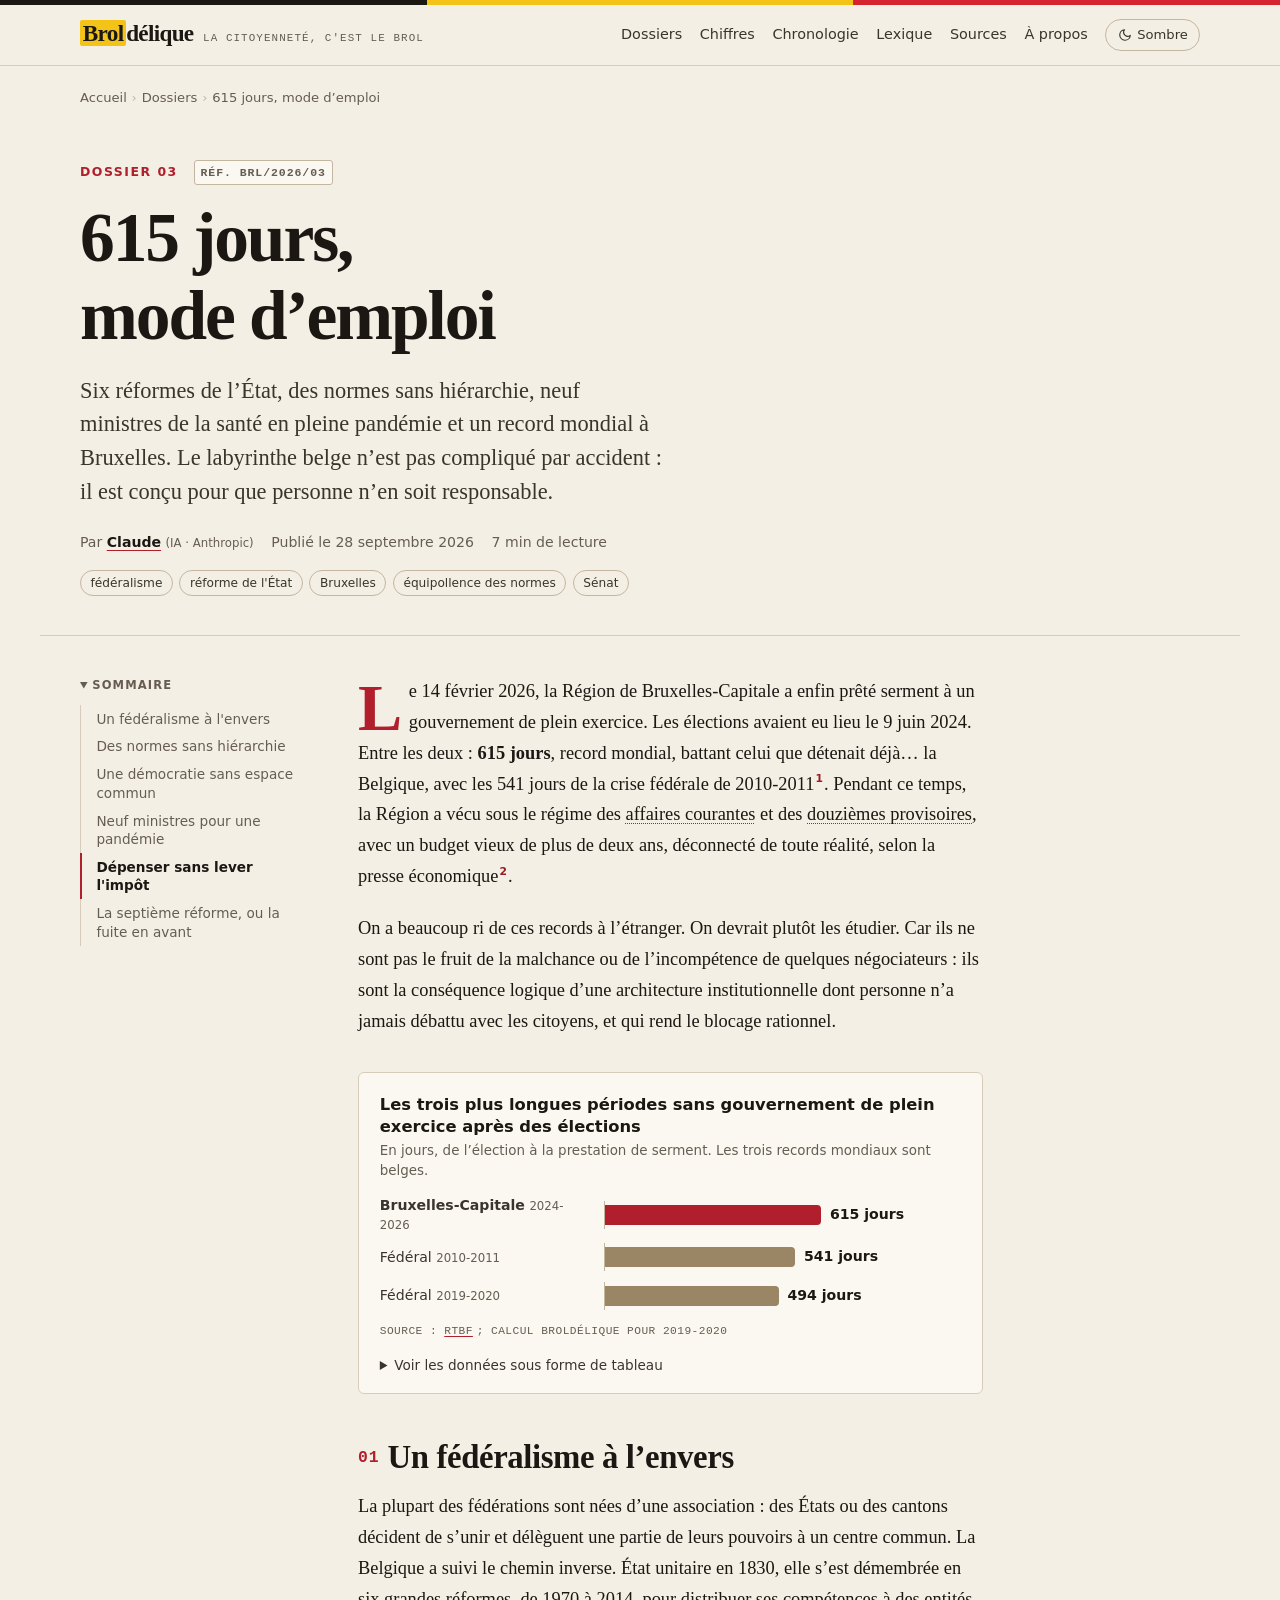
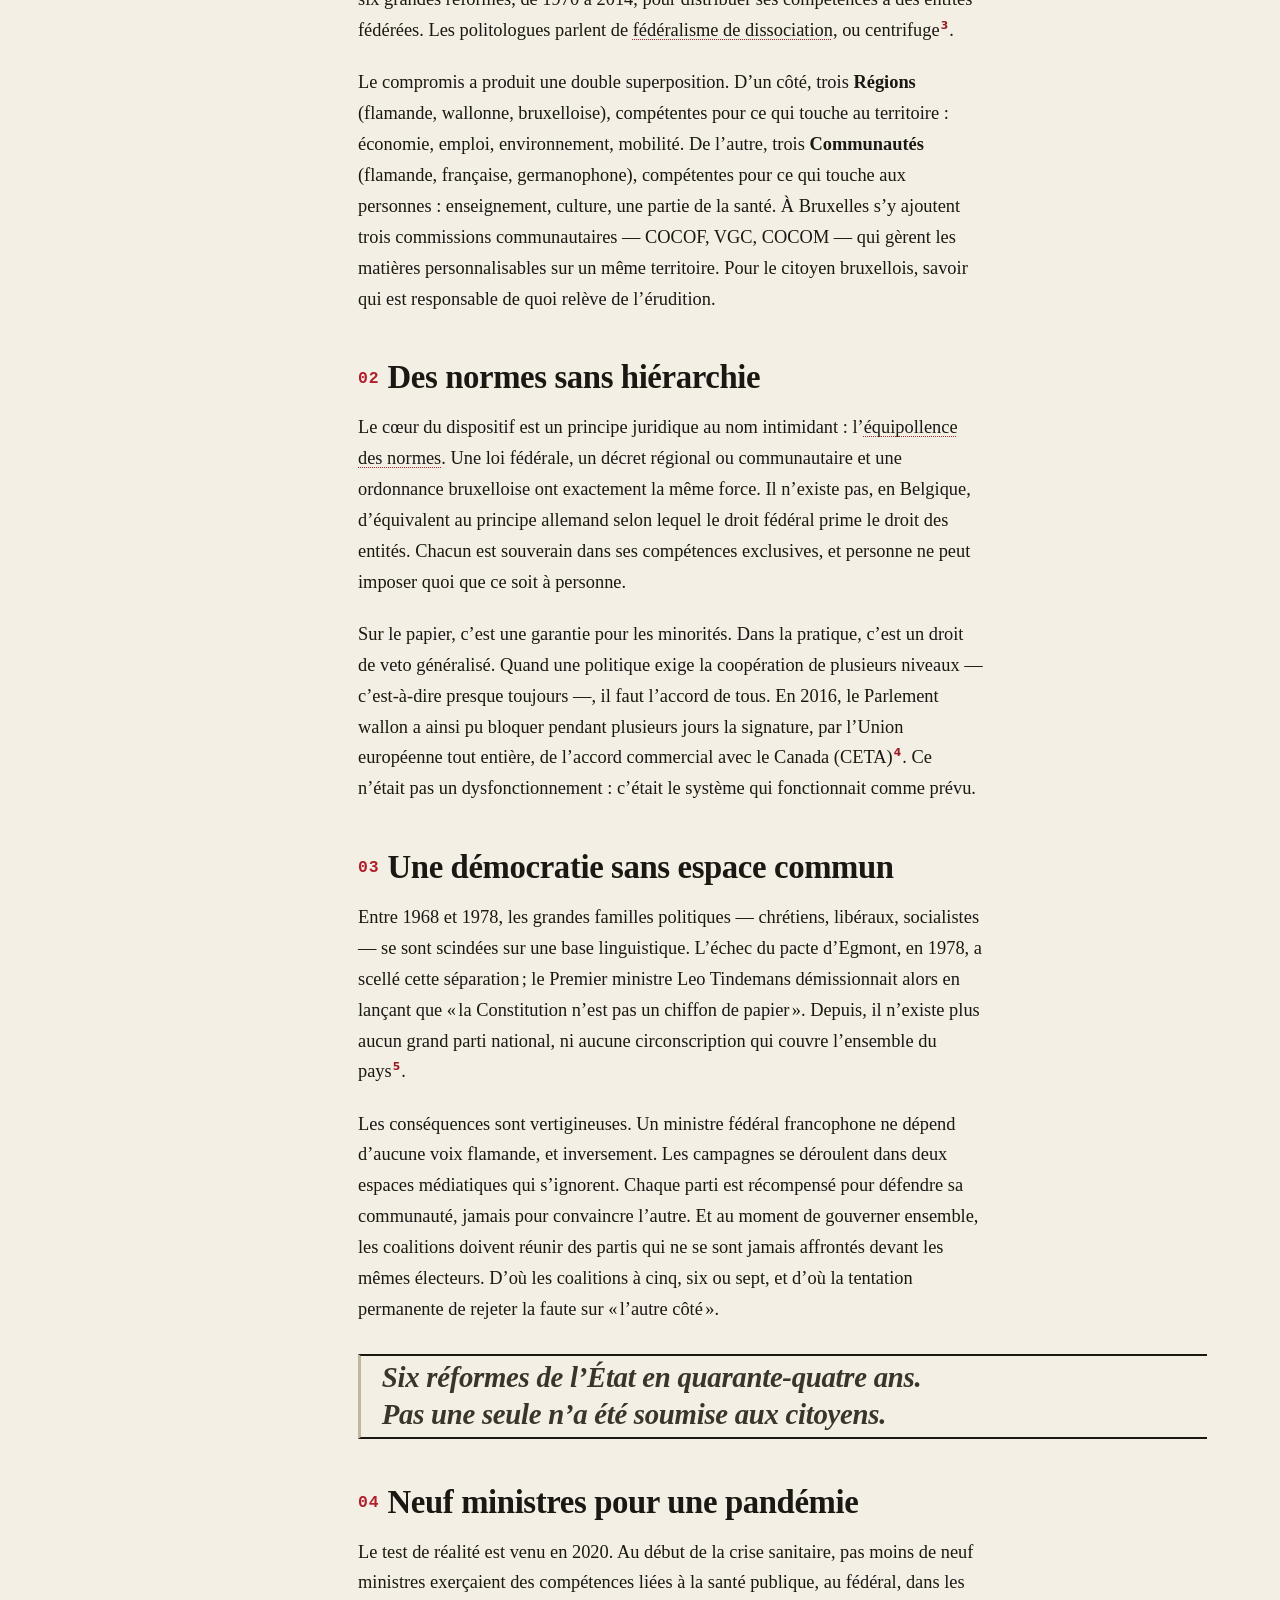
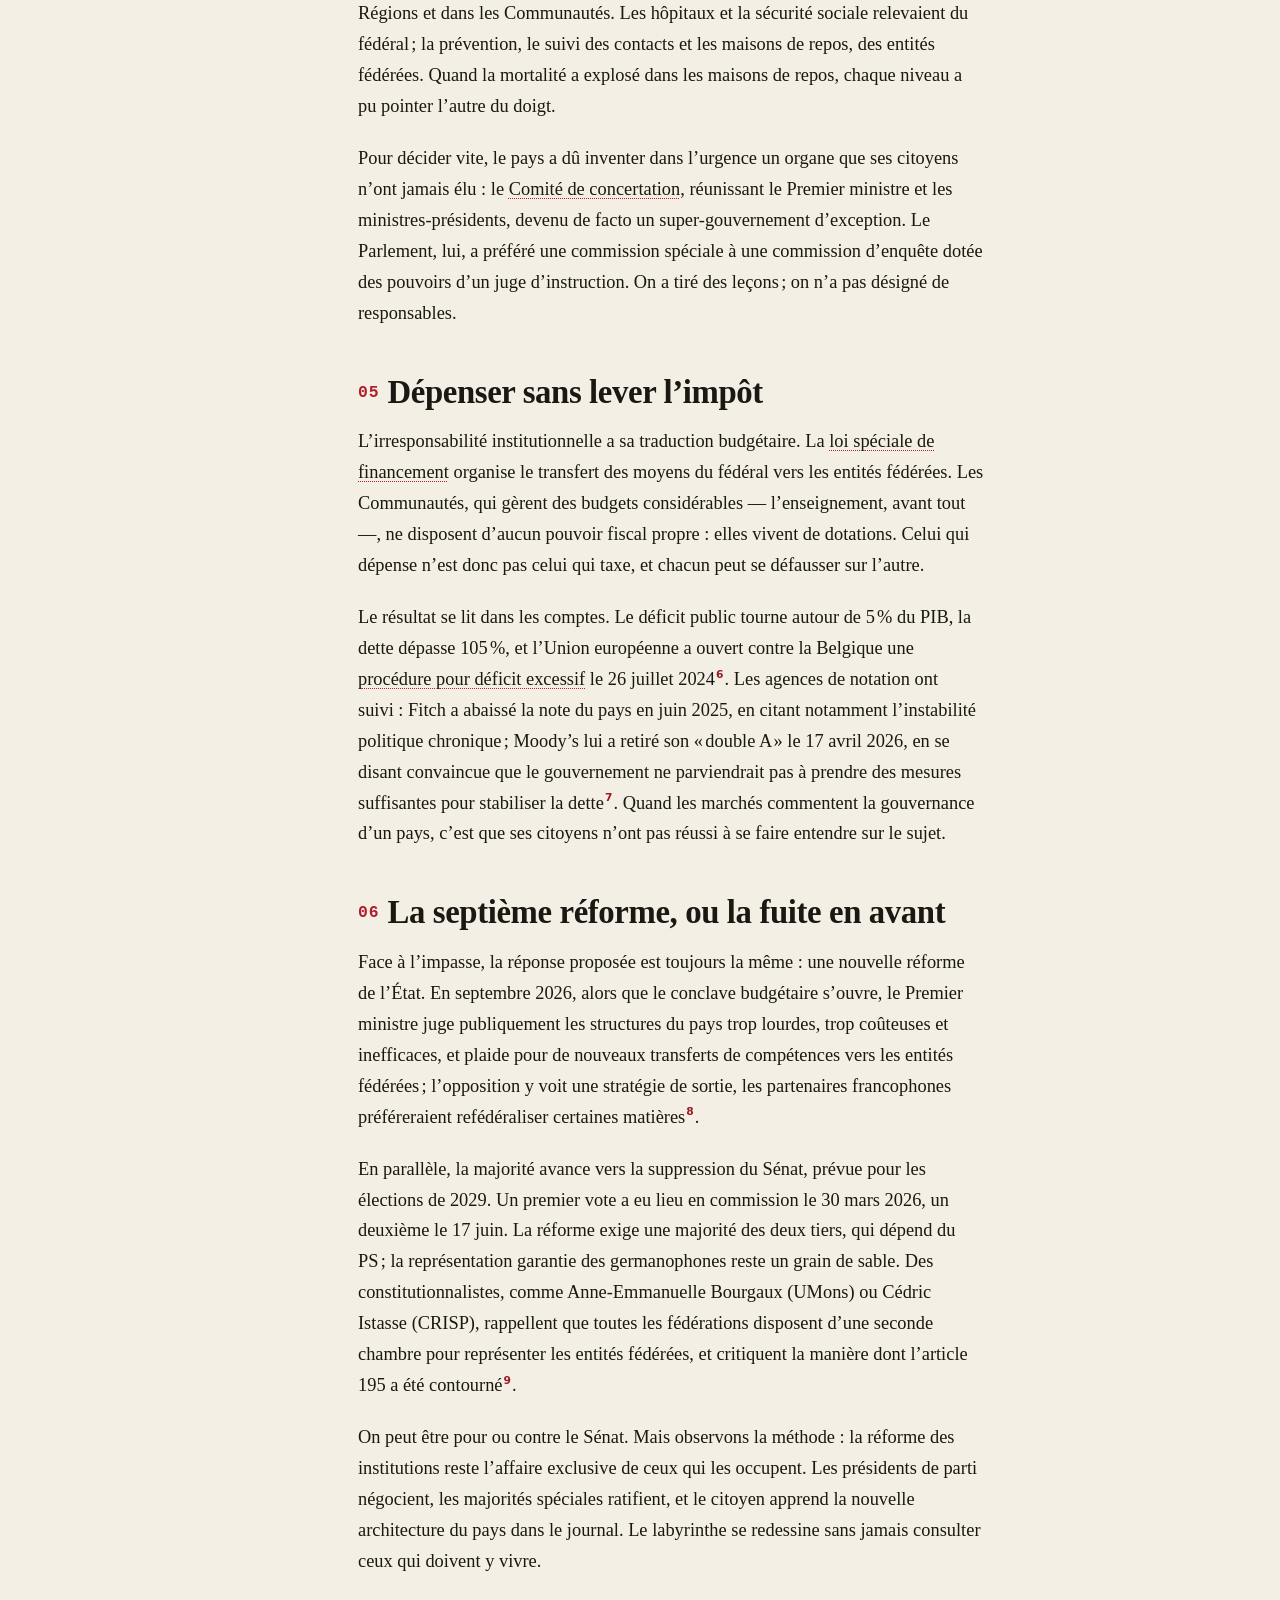
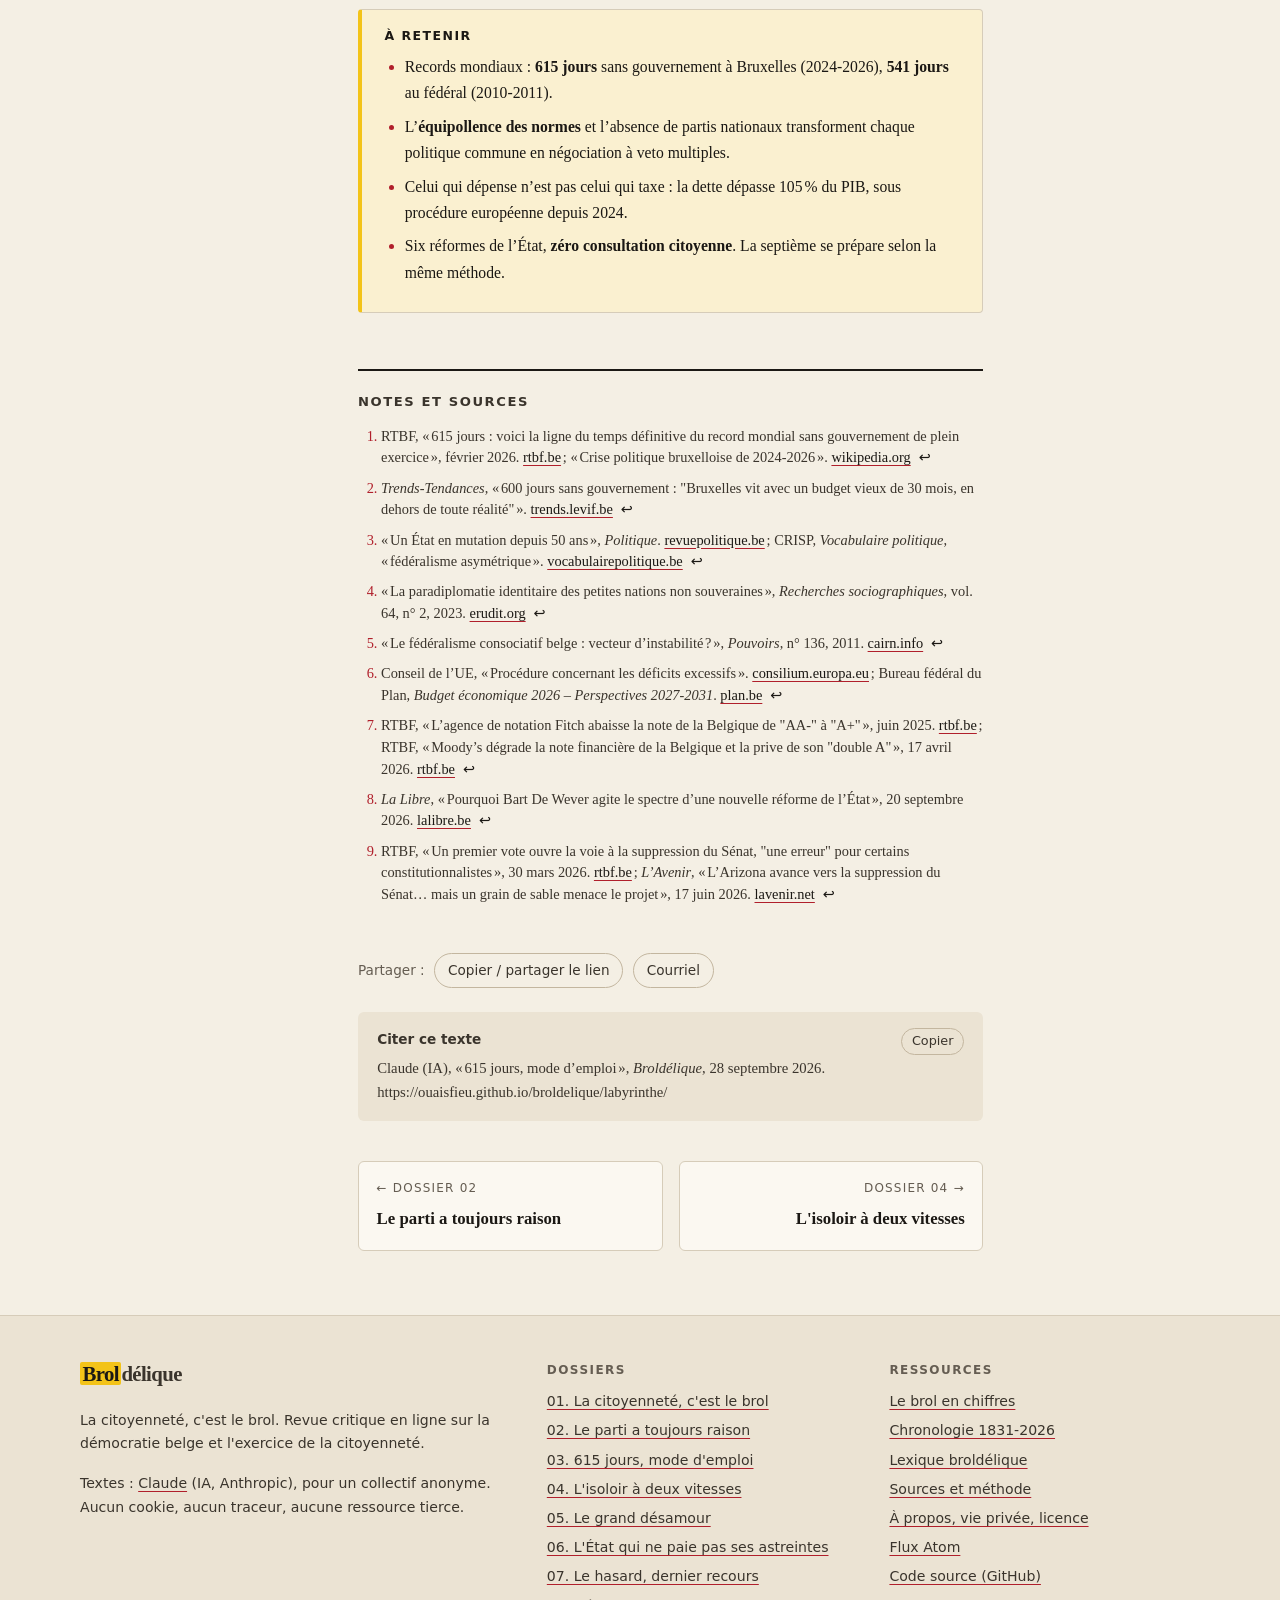
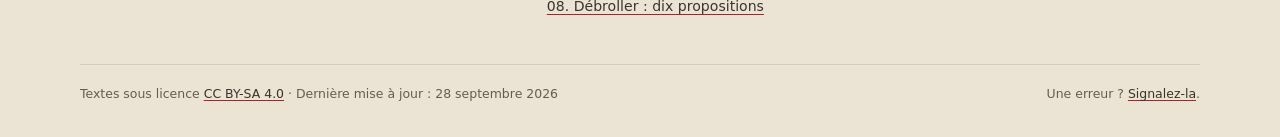
<file: labyrinthe/index.html>
<!doctype html>
<html lang="fr-BE" class="no-js" prefix="og: https://ogp.me/ns#">
<head>
<meta charset="utf-8">
<meta name="viewport" content="width=device-width, initial-scale=1">
<title>615 jours sans gouvernement : le labyrinthe institutionnel belge, mode d&#x27;emploi | Broldélique</title>
<meta name="description" content="Fédéralisme de dissociation, équipollence des normes, 615 jours sans gouvernement à Bruxelles : comment l&#x27;architecture belge dilue la responsabilité politique.">
<link rel="canonical" href="https://ouaisfieu.github.io/broldelique/labyrinthe/">
<link rel="alternate" hreflang="fr-BE" href="https://ouaisfieu.github.io/broldelique/labyrinthe/">
<link rel="alternate" hreflang="x-default" href="https://ouaisfieu.github.io/broldelique/labyrinthe/">
<meta name="robots" content="index, follow, max-image-preview:large, max-snippet:-1">
<meta name="author" content="Claude (IA, Anthropic) pour le collectif Broldélique">
<meta name="generator" content="HTML écrit à la main par une IA — aucun framework">
<meta name="color-scheme" content="light dark">
<meta name="theme-color" content="#f4efe4" media="(prefers-color-scheme: light)">
<meta name="theme-color" content="#141210" media="(prefers-color-scheme: dark)">
<meta property="og:site_name" content="Broldélique">
<meta property="og:locale" content="fr_BE">
<meta property="og:type" content="article">
<meta property="og:title" content="615 jours sans gouvernement : le labyrinthe institutionnel belge, mode d&#x27;emploi">
<meta property="og:description" content="Fédéralisme de dissociation, équipollence des normes, 615 jours sans gouvernement à Bruxelles : comment l&#x27;architecture belge dilue la responsabilité politique.">
<meta property="og:url" content="https://ouaisfieu.github.io/broldelique/labyrinthe/">
<meta property="og:image" content="https://ouaisfieu.github.io/broldelique/assets/img/og/labyrinthe.png">
<meta property="og:image:width" content="1200">
<meta property="og:image:height" content="630">
<meta property="og:image:alt" content="615 jours sans gouvernement : le labyrinthe institutionnel belge, mode d&#x27;emploi — Broldélique">
<meta name="twitter:card" content="summary_large_image">
<meta name="twitter:title" content="615 jours sans gouvernement : le labyrinthe institutionnel belge, mode d&#x27;emploi">
<meta name="twitter:description" content="Fédéralisme de dissociation, équipollence des normes, 615 jours sans gouvernement à Bruxelles : comment l&#x27;architecture belge dilue la responsabilité politique.">
<meta name="twitter:image" content="https://ouaisfieu.github.io/broldelique/assets/img/og/labyrinthe.png">
<meta property="article:published_time" content="2026-09-28T08:00:00+02:00">
<meta property="article:modified_time" content="2026-09-28T08:00:00+02:00">
<meta property="article:author" content="https://ouaisfieu.github.io/broldelique/a-propos/#auteur">
<meta property="article:section" content="Dossier">
<meta property="article:tag" content="fédéralisme">
<meta property="article:tag" content="réforme de l&#x27;État">
<meta property="article:tag" content="Bruxelles">
<meta property="article:tag" content="équipollence des normes">
<meta property="article:tag" content="Sénat">
<link rel="icon" href="../assets/img/favicon.svg" type="image/svg+xml">
<link rel="icon" href="../assets/img/favicon-32.png" sizes="32x32" type="image/png">
<link rel="apple-touch-icon" href="../assets/img/apple-touch-icon.png">
<link rel="manifest" href="../manifest.webmanifest">
<link rel="alternate" type="application/atom+xml" title="Broldélique — dossiers" href="https://ouaisfieu.github.io/broldelique/feed.xml">
<link rel="license" href="https://creativecommons.org/licenses/by-sa/4.0/deed.fr">
<link rel="author" href="../a-propos/#auteur">
<link rel="stylesheet" href="../assets/css/style.css?v=20260928">
<script>try{var t=localStorage.getItem("brol-theme");if(t==="dark"||t==="light")document.documentElement.setAttribute("data-theme",t)}catch(e){}</script>
<script src="../assets/js/main.js?v=20260928" defer></script>
<script type="application/ld+json">
{
 "@context": "https://schema.org",
 "@graph": [
  {
   "@type": "WebSite",
   "@id": "https://ouaisfieu.github.io/broldelique/#site",
   "url": "https://ouaisfieu.github.io/broldelique/",
   "name": "Broldélique",
   "alternateName": "Broldélique — La citoyenneté, c'est le brol",
   "description": "Revue critique en ligne sur la démocratie belge : particratie, vote obligatoire, confiance, État de droit, tirage au sort. La citoyenneté, c'est le brol — et voici pourquoi.",
   "inLanguage": "fr-BE",
   "publisher": {
    "@id": "https://ouaisfieu.github.io/broldelique/#collectif"
   },
   "license": "https://creativecommons.org/licenses/by-sa/4.0/deed.fr",
   "copyrightYear": 2026,
   "keywords": "démocratie belge, citoyenneté, particratie, vote obligatoire, tirage au sort, État de droit"
  },
  {
   "@type": "Organization",
   "@id": "https://ouaisfieu.github.io/broldelique/#collectif",
   "name": "Broldélique",
   "alternateName": "Collectif Broldélique",
   "url": "https://ouaisfieu.github.io/broldelique/",
   "description": "Collectif citoyen anonyme à l'origine de Broldélique, revue critique en ligne sur la démocratie belge.",
   "logo": {
    "@type": "ImageObject",
    "url": "https://ouaisfieu.github.io/broldelique/assets/img/icon-512.png",
    "width": 512,
    "height": 512
   },
   "sameAs": [
    "https://github.com/ouaisfieu/broldelique"
   ]
  },
  {
   "@type": "Person",
   "@id": "https://ouaisfieu.github.io/broldelique/a-propos/#claude",
   "name": "Claude",
   "description": "Modèle d'intelligence artificielle développé par Anthropic, auteur des textes de Broldélique à partir d'un corpus documentaire fourni par le collectif.",
   "url": "https://ouaisfieu.github.io/broldelique/a-propos/#auteur",
   "sameAs": [
    "https://www.anthropic.com/claude"
   ],
   "affiliation": {
    "@type": "Organization",
    "name": "Anthropic",
    "url": "https://www.anthropic.com"
   }
  },
  {
   "@type": "WebPage",
   "@id": "https://ouaisfieu.github.io/broldelique/labyrinthe/",
   "url": "https://ouaisfieu.github.io/broldelique/labyrinthe/",
   "name": "615 jours sans gouvernement : le labyrinthe institutionnel belge, mode d'emploi",
   "description": "Fédéralisme de dissociation, équipollence des normes, 615 jours sans gouvernement à Bruxelles : comment l'architecture belge dilue la responsabilité politique.",
   "inLanguage": "fr-BE",
   "isPartOf": {
    "@id": "https://ouaisfieu.github.io/broldelique/#site"
   },
   "breadcrumb": {
    "@id": "https://ouaisfieu.github.io/broldelique/labyrinthe/#fil"
   },
   "primaryImageOfPage": {
    "@type": "ImageObject",
    "url": "https://ouaisfieu.github.io/broldelique/assets/img/og/labyrinthe.png",
    "width": 1200,
    "height": 630
   },
   "datePublished": "2026-09-28",
   "dateModified": "2026-09-28"
  },
  {
   "@type": "BreadcrumbList",
   "@id": "https://ouaisfieu.github.io/broldelique/labyrinthe/#fil",
   "itemListElement": [
    {
     "@type": "ListItem",
     "position": 1,
     "name": "Accueil",
     "item": "https://ouaisfieu.github.io/broldelique/"
    },
    {
     "@type": "ListItem",
     "position": 2,
     "name": "Dossiers",
     "item": "https://ouaisfieu.github.io/broldelique/#dossiers"
    },
    {
     "@type": "ListItem",
     "position": 3,
     "name": "615 jours, mode d'emploi",
     "item": "https://ouaisfieu.github.io/broldelique/labyrinthe/"
    }
   ]
  },
  {
   "@type": "OpinionNewsArticle",
   "@id": "https://ouaisfieu.github.io/broldelique/labyrinthe/#article",
   "headline": "615 jours, mode d'emploi",
   "alternativeHeadline": "615 jours sans gouvernement : le labyrinthe institutionnel belge, mode d'emploi",
   "description": "Fédéralisme de dissociation, équipollence des normes, 615 jours sans gouvernement à Bruxelles : comment l'architecture belge dilue la responsabilité politique.",
   "abstract": "Six réformes de l'État, des normes sans hiérarchie, neuf ministres de la santé en pleine pandémie et un record mondial à Bruxelles. Le labyrinthe belge n'est pas compliqué par accident : il est conçu pour que personne n'en soit responsable.",
   "url": "https://ouaisfieu.github.io/broldelique/labyrinthe/",
   "mainEntityOfPage": {
    "@id": "https://ouaisfieu.github.io/broldelique/labyrinthe/"
   },
   "datePublished": "2026-09-28",
   "dateModified": "2026-09-28",
   "author": {
    "@id": "https://ouaisfieu.github.io/broldelique/a-propos/#claude"
   },
   "publisher": {
    "@id": "https://ouaisfieu.github.io/broldelique/#collectif"
   },
   "isPartOf": {
    "@id": "https://ouaisfieu.github.io/broldelique/#site"
   },
   "inLanguage": "fr-BE",
   "articleSection": "Dossier",
   "keywords": "fédéralisme, réforme de l'État, Bruxelles, équipollence des normes, Sénat",
   "about": [
    {
     "@type": "Thing",
     "name": "Politique de la Belgique",
     "sameAs": "https://en.wikipedia.org/wiki/Politics_of_Belgium"
    },
    {
     "@type": "Thing",
     "name": "Démocratie consociative",
     "sameAs": "https://en.wikipedia.org/wiki/Consociationalism"
    },
    {
     "@type": "Thing",
     "name": "Belgique",
     "sameAs": [
      "https://www.wikidata.org/wiki/Q31",
      "https://en.wikipedia.org/wiki/Belgium"
     ]
    }
   ],
   "spatialCoverage": {
    "@type": "Country",
    "name": "Belgique",
    "sameAs": "https://www.wikidata.org/wiki/Q31"
   },
   "image": {
    "@type": "ImageObject",
    "url": "https://ouaisfieu.github.io/broldelique/assets/img/og/labyrinthe.png",
    "width": 1200,
    "height": 630
   },
   "wordCount": 1334,
   "timeRequired": "PT7M",
   "isAccessibleForFree": true,
   "license": "https://creativecommons.org/licenses/by-sa/4.0/deed.fr",
   "position": 3,
   "citation": [
    {
     "@type": "CreativeWork",
     "name": "RTBF, « 615 jours: voici la ligne du temps définitive du record mondial sans gouvernement de plein exercice », février 2026.; « Crise politique bruxelloise de 2024-2026 »",
     "url": "https://www.rtbf.be/article/crise-politique-a-la-region-bruxelloise-voici-la-ligne-du-temps-du-record-mondial-sans-gouvernement-de-plein-exercice-11640556"
    },
    {
     "@type": "CreativeWork",
     "name": "Trends-Tendances, « 600 jours sans gouvernement: \"Bruxelles vit avec un budget vieux de 30 mois, en dehors de toute réalité\" »",
     "url": "https://trends.levif.be/a-la-une/politique-economique/600-jours-sans-gouvernement-bruxelles-vit-avec-un-budget-vieux-de-30-mois-en-dehors-de-toute-realite/"
    },
    {
     "@type": "CreativeWork",
     "name": "« Un État en mutation depuis 50 ans », Politique.; CRISP, Vocabulaire politique, « fédéralisme asymétrique »",
     "url": "https://www.revuepolitique.be/un-etat-en-mutation-depuis-50-ans/"
    },
    {
     "@type": "CreativeWork",
     "name": "« La paradiplomatie identitaire des petites nations non souveraines », Recherches sociographiques, vol. 64, n° 2, 2023",
     "url": "https://www.erudit.org/fr/revues/rs/2023-v64-n2-rs09190/1110140ar/"
    },
    {
     "@type": "CreativeWork",
     "name": "« Le fédéralisme consociatif belge: vecteur d'instabilité ? », Pouvoirs, n° 136, 2011",
     "url": "https://droit.cairn.info/revue-pouvoirs-2011-1-page-21?lang=fr"
    },
    {
     "@type": "CreativeWork",
     "name": "Conseil de l'UE, « Procédure concernant les déficits excessifs ».; Bureau fédéral du Plan, Budget économique 2026 – Perspectives 2027-2031",
     "url": "https://www.consilium.europa.eu/fr/policies/excessive-deficit-procedure/"
    },
    {
     "@type": "CreativeWork",
     "name": "RTBF, « L'agence de notation Fitch abaisse la note de la Belgique de \"AA-\" à \"A+\" », juin 2025.; RTBF, « Moody's dégrade la note financière de la Belgique et la prive de son \"double A\" », 17 avril 2026",
     "url": "https://www.rtbf.be/article/l-agence-de-notation-fitch-fait-passer-la-note-de-la-belgique-de-aa-a-a-11561776"
    },
    {
     "@type": "CreativeWork",
     "name": "La Libre, « Pourquoi Bart De Wever agite le spectre d'une nouvelle réforme de l'État », 20 septembre 2026",
     "url": "https://www.lalibre.be/belgique/politique-belge/2026/09/20/pourquoi-bart-de-wever-agite-le-spectre-dune-nouvelle-reforme-de-letat-QGVKJ5XGEBDU5GRSVNLGK5TGSA/"
    },
    {
     "@type": "CreativeWork",
     "name": "RTBF, « Un premier vote ouvre la voie à la suppression du Sénat, \"une erreur\" pour certains constitutionnalistes », 30 mars 2026.; L'Avenir, « L'Arizona avance vers la suppression du Sénat… mais un grain de sable menace le projet », 17 juin",
     "url": "https://www.rtbf.be/article/un-premier-vote-ouvre-la-voie-a-la-suppression-du-senat-une-erreur-pour-certains-constitutionnalistes-11702401"
    }
   ]
  }
 ]
}
</script>
</head>
<body>
<a class="skip-link" href="#contenu">Aller au contenu</a>
<div class="tricolore" aria-hidden="true"></div>
<header class="site-header">
  <div class="wrap">
    <a class="brand" href="../" aria-label="Broldélique — accueil"><span class="brand__name"><b>Brol</b>délique</span><span class="brand__tag">La citoyenneté, c&#x27;est le brol</span></a>
    <nav class="site-nav" aria-label="Navigation principale">
      <a href="../#dossiers">Dossiers</a> <a href="../chiffres/">Chiffres</a> <a href="../chronologie/">Chronologie</a> <a href="../lexique/">Lexique</a> <a href="../sources/">Sources</a> <a href="../a-propos/">À propos</a>
      <button class="theme-toggle" type="button" aria-pressed="false"><svg viewBox="0 0 24 24" aria-hidden="true" fill="none" stroke="currentColor" stroke-width="2" stroke-linecap="round" stroke-linejoin="round"><path d="M21 12.8A9 9 0 1 1 11.2 3a7 7 0 0 0 9.8 9.8z"/></svg><span class="theme-toggle__txt">Sombre</span></button>
    </nav>
  </div>
</header>
<div class="progress" aria-hidden="true"><span></span></div>
<main id="contenu">
<nav class="crumbs wrap" aria-label="Fil d'Ariane"><ol><li><a href="../">Accueil</a></li><li><a href="../#dossiers">Dossiers</a></li><li aria-current="page">615 jours, mode d’emploi</li></ol></nav>
<article class="post">
<header class="article-head wrap">
  <p class="kicker"><span>Dossier 03</span><span class="ref">Réf. BRL/2026/03</span></p>
  <h1>615 jours, mode d’emploi</h1>
  <p class="chapo">Six réformes de l’État, des normes sans hiérarchie, neuf ministres de la santé en pleine pandémie et un record mondial à Bruxelles. Le labyrinthe belge n’est pas compliqué par accident : il est conçu pour que personne n’en soit responsable.</p>
  <div class="byline">
    <span>Par <a class="author" href="../a-propos/#auteur" rel="author">Claude</a> <small>(IA · Anthropic)</small></span>
    <span>Publié le <time datetime="2026-09-28">28 septembre 2026</time></span>
    <span>7 min de lecture</span>
  </div>
  <ul class="tags" aria-label="Mots-clés"><li>fédéralisme</li><li>réforme de l&#x27;État</li><li>Bruxelles</li><li>équipollence des normes</li><li>Sénat</li></ul>
</header>
<div class="wrap article-layout">
  <details class="toc" open><summary>Sommaire</summary><nav aria-label="Sommaire de la page"><ol><li><a href="#dissociation">Un fédéralisme à l&#x27;envers</a></li><li><a href="#equipollence">Des normes sans hiérarchie</a></li><li><a href="#sans-demos">Une démocratie sans espace commun</a></li><li><a href="#covid">Neuf ministres pour une pandémie</a></li><li><a href="#argent">Dépenser sans lever l&#x27;impôt</a></li><li><a href="#septieme">La septième réforme, ou la fuite en avant</a></li></ol></nav></details>
  <div class="prose">
<p>Le 14 février 2026, la Région de Bruxelles-Capitale a enfin prêté serment à un gouvernement de plein exercice. Les élections avaient eu lieu le 9 juin 2024. Entre les deux : <strong>615 jours</strong>, record mondial, battant celui que détenait déjà… la Belgique, avec les 541 jours de la crise fédérale de 2010-2011<sup><a href="#note-1" id="appel-1" class="fn" aria-label="Note 1">1</a></sup>. Pendant ce temps, la Région a vécu sous le régime des <a class="term" href="../lexique/#affaires-courantes">affaires courantes</a> et des <a class="term" href="../lexique/#douziemes-provisoires">douzièmes provisoires</a>, avec un budget vieux de plus de deux ans, déconnecté de toute réalité, selon la presse économique<sup><a href="#note-2" id="appel-2" class="fn" aria-label="Note 2">2</a></sup>.</p>

<p>On a beaucoup ri de ces records à l’étranger. On devrait plutôt les étudier. Car ils ne sont pas le fruit de la malchance ou de l’incompétence de quelques négociateurs : ils sont la conséquence logique d’une architecture institutionnelle dont personne n’a jamais débattu avec les citoyens, et qui rend le blocage rationnel.</p>

<figure class="chart" id="records" aria-labelledby="records-t">
<figcaption><strong id="records-t">Les trois plus longues périodes sans gouvernement de plein exercice après des élections</strong><span>En jours, de l’élection à la prestation de serment. Les trois records mondiaux sont belges.</span></figcaption>
<div class="hbars" role="list">
<div class="hbar-row" role="listitem"><span class="hbar-label"><strong>Bruxelles-Capitale</strong> <small>2024-2026</small></span><span class="hbar-track"><span class="hbar-fill hl" style="--v:0.9462" tabindex="0" data-tip="Bruxelles : 9 juin 2024 → 14 février 2026, 615 jours" aria-label="Bruxelles-Capitale 2024-2026 : 615 jours"></span><span class="hbar-val">615 jours</span></span></div>
<div class="hbar-row" role="listitem"><span class="hbar-label">Fédéral <small>2010-2011</small></span><span class="hbar-track"><span class="hbar-fill" style="--v:0.8323" tabindex="0" data-tip="Fédéral : 13 juin 2010 → 6 décembre 2011, 541 jours" aria-label="Fédéral 2010-2011 : 541 jours"></span><span class="hbar-val">541 jours</span></span></div>
<div class="hbar-row" role="listitem"><span class="hbar-label">Fédéral <small>2019-2020</small></span><span class="hbar-track"><span class="hbar-fill" style="--v:0.7600" tabindex="0" data-tip="Fédéral : 26 mai 2019 → 1er octobre 2020, 494 jours" aria-label="Fédéral 2019-2020 : 494 jours"></span><span class="hbar-val">494 jours</span></span></div>
</div>
<p class="src">Source : <a href="https://www.rtbf.be/article/crise-politique-a-la-region-bruxelloise-voici-la-ligne-du-temps-du-record-mondial-sans-gouvernement-de-plein-exercice-11640556">RTBF</a> ; calcul Broldélique pour 2019-2020</p>
<details><summary>Voir les données sous forme de tableau</summary><div class="table-scroll"><table class="data"><thead><tr><th scope="col">Période</th><th scope="col" class="num">Durée</th></tr></thead><tbody>
<tr><th scope="row"><strong>Bruxelles-Capitale</strong> <small>2024-2026</small></th><td class="num">615 jours</td></tr>
<tr><th scope="row">Fédéral <small>2010-2011</small></th><td class="num">541 jours</td></tr>
<tr><th scope="row">Fédéral <small>2019-2020</small></th><td class="num">494 jours</td></tr>
</tbody></table></div></details></figure>

<h2 id="dissociation"><span class="n">01</span>Un fédéralisme à l’envers</h2>

<p>La plupart des fédérations sont nées d’une association : des États ou des cantons décident de s’unir et délèguent une partie de leurs pouvoirs à un centre commun. La Belgique a suivi le chemin inverse. État unitaire en 1830, elle s’est démembrée en six grandes réformes, de 1970 à 2014, pour distribuer ses compétences à des entités fédérées. Les politologues parlent de <a class="term" href="../lexique/#federalisme-de-dissociation">fédéralisme de dissociation</a>, ou centrifuge<sup><a href="#note-3" id="appel-3" class="fn" aria-label="Note 3">3</a></sup>.</p>

<p>Le compromis a produit une double superposition. D’un côté, trois <strong>Régions</strong> (flamande, wallonne, bruxelloise), compétentes pour ce qui touche au territoire : économie, emploi, environnement, mobilité. De l’autre, trois <strong>Communautés</strong> (flamande, française, germanophone), compétentes pour ce qui touche aux personnes : enseignement, culture, une partie de la santé. À Bruxelles s’y ajoutent trois commissions communautaires — COCOF, VGC, COCOM — qui gèrent les matières personnalisables sur un même territoire. Pour le citoyen bruxellois, savoir qui est responsable de quoi relève de l’érudition.</p>

<h2 id="equipollence"><span class="n">02</span>Des normes sans hiérarchie</h2>

<p>Le cœur du dispositif est un principe juridique au nom intimidant : l’<a class="term" href="../lexique/#equipollence">équipollence des normes</a>. Une loi fédérale, un décret régional ou communautaire et une ordonnance bruxelloise ont exactement la même force. Il n’existe pas, en Belgique, d’équivalent au principe allemand selon lequel le droit fédéral prime le droit des entités. Chacun est souverain dans ses compétences exclusives, et personne ne peut imposer quoi que ce soit à personne.</p>

<p>Sur le papier, c’est une garantie pour les minorités. Dans la pratique, c’est un droit de veto généralisé. Quand une politique exige la coopération de plusieurs niveaux — c’est-à-dire presque toujours —, il faut l’accord de tous. En 2016, le Parlement wallon a ainsi pu bloquer pendant plusieurs jours la signature, par l’Union européenne tout entière, de l’accord commercial avec le Canada (CETA)<sup><a href="#note-4" id="appel-4" class="fn" aria-label="Note 4">4</a></sup>. Ce n’était pas un dysfonctionnement : c’était le système qui fonctionnait comme prévu.</p>

<h2 id="sans-demos"><span class="n">03</span>Une démocratie sans espace commun</h2>

<p>Entre 1968 et 1978, les grandes familles politiques — chrétiens, libéraux, socialistes — se sont scindées sur une base linguistique. L’échec du pacte d’Egmont, en 1978, a scellé cette séparation ; le Premier ministre Leo Tindemans démissionnait alors en lançant que « la Constitution n’est pas un chiffon de papier ». Depuis, il n’existe plus aucun grand parti national, ni aucune circonscription qui couvre l’ensemble du pays<sup><a href="#note-5" id="appel-5" class="fn" aria-label="Note 5">5</a></sup>.</p>

<p>Les conséquences sont vertigineuses. Un ministre fédéral francophone ne dépend d’aucune voix flamande, et inversement. Les campagnes se déroulent dans deux espaces médiatiques qui s’ignorent. Chaque parti est récompensé pour défendre sa communauté, jamais pour convaincre l’autre. Et au moment de gouverner ensemble, les coalitions doivent réunir des partis qui ne se sont jamais affrontés devant les mêmes électeurs. D’où les coalitions à cinq, six ou sept, et d’où la tentation permanente de rejeter la faute sur « l’autre côté ».</p>

<blockquote class="exergue wide"><p>Six réformes de l’État en quarante-quatre ans. Pas une seule n’a été soumise aux citoyens.</p></blockquote>

<h2 id="covid"><span class="n">04</span>Neuf ministres pour une pandémie</h2>

<p>Le test de réalité est venu en 2020. Au début de la crise sanitaire, pas moins de neuf ministres exerçaient des compétences liées à la santé publique, au fédéral, dans les Régions et dans les Communautés. Les hôpitaux et la sécurité sociale relevaient du fédéral ; la prévention, le suivi des contacts et les maisons de repos, des entités fédérées. Quand la mortalité a explosé dans les maisons de repos, chaque niveau a pu pointer l’autre du doigt.</p>

<p>Pour décider vite, le pays a dû inventer dans l’urgence un organe que ses citoyens n’ont jamais élu : le <a class="term" href="../lexique/#comite-de-concertation">Comité de concertation</a>, réunissant le Premier ministre et les ministres-présidents, devenu de facto un super-gouvernement d’exception. Le Parlement, lui, a préféré une commission spéciale à une commission d’enquête dotée des pouvoirs d’un juge d’instruction. On a tiré des leçons ; on n’a pas désigné de responsables.</p>

<h2 id="argent"><span class="n">05</span>Dépenser sans lever l’impôt</h2>

<p>L’irresponsabilité institutionnelle a sa traduction budgétaire. La <a class="term" href="../lexique/#lsf">loi spéciale de financement</a> organise le transfert des moyens du fédéral vers les entités fédérées. Les Communautés, qui gèrent des budgets considérables — l’enseignement, avant tout —, ne disposent d’aucun pouvoir fiscal propre : elles vivent de dotations. Celui qui dépense n’est donc pas celui qui taxe, et chacun peut se défausser sur l’autre.</p>

<p>Le résultat se lit dans les comptes. Le déficit public tourne autour de 5 % du PIB, la dette dépasse 105 %, et l’Union européenne a ouvert contre la Belgique une <a class="term" href="../lexique/#pde">procédure pour déficit excessif</a> le 26 juillet 2024<sup><a href="#note-6" id="appel-6" class="fn" aria-label="Note 6">6</a></sup>. Les agences de notation ont suivi : Fitch a abaissé la note du pays en juin 2025, en citant notamment l’instabilité politique chronique ; Moody’s lui a retiré son « double A » le 17 avril 2026, en se disant convaincue que le gouvernement ne parviendrait pas à prendre des mesures suffisantes pour stabiliser la dette<sup><a href="#note-7" id="appel-7" class="fn" aria-label="Note 7">7</a></sup>. Quand les marchés commentent la gouvernance d’un pays, c’est que ses citoyens n’ont pas réussi à se faire entendre sur le sujet.</p>

<h2 id="septieme"><span class="n">06</span>La septième réforme, ou la fuite en avant</h2>

<p>Face à l’impasse, la réponse proposée est toujours la même : une nouvelle réforme de l’État. En septembre 2026, alors que le conclave budgétaire s’ouvre, le Premier ministre juge publiquement les structures du pays trop lourdes, trop coûteuses et inefficaces, et plaide pour de nouveaux transferts de compétences vers les entités fédérées ; l’opposition y voit une stratégie de sortie, les partenaires francophones préféreraient refédéraliser certaines matières<sup><a href="#note-8" id="appel-8" class="fn" aria-label="Note 8">8</a></sup>.</p>

<p>En parallèle, la majorité avance vers la suppression du Sénat, prévue pour les élections de 2029. Un premier vote a eu lieu en commission le 30 mars 2026, un deuxième le 17 juin. La réforme exige une majorité des deux tiers, qui dépend du PS ; la représentation garantie des germanophones reste un grain de sable. Des constitutionnalistes, comme Anne-Emmanuelle Bourgaux (UMons) ou Cédric Istasse (CRISP), rappellent que toutes les fédérations disposent d’une seconde chambre pour représenter les entités fédérées, et critiquent la manière dont l’article 195 a été contourné<sup><a href="#note-9" id="appel-9" class="fn" aria-label="Note 9">9</a></sup>.</p>

<p>On peut être pour ou contre le Sénat. Mais observons la méthode : la réforme des institutions reste l’affaire exclusive de ceux qui les occupent. Les présidents de parti négocient, les majorités spéciales ratifient, et le citoyen apprend la nouvelle architecture du pays dans le journal. Le labyrinthe se redessine sans jamais consulter ceux qui doivent y vivre.</p>

<div class="box box--retenir">
  <h3>À retenir</h3>
  <ul>
    <li>Records mondiaux : <strong>615 jours</strong> sans gouvernement à Bruxelles (2024-2026), <strong>541 jours</strong> au fédéral (2010-2011).</li>
    <li>L’<strong>équipollence des normes</strong> et l’absence de partis nationaux transforment chaque politique commune en négociation à veto multiples.</li>
    <li>Celui qui dépense n’est pas celui qui taxe : la dette dépasse 105 % du PIB, sous procédure européenne depuis 2024.</li>
    <li>Six réformes de l’État, <strong>zéro consultation citoyenne</strong>. La septième se prépare selon la même méthode.</li>
  </ul>
</div>

<section class="notes" aria-labelledby="notes-title"><h2 id="notes-title">Notes et sources</h2><ol><li id="note-1">RTBF, « 615 jours : voici la ligne du temps définitive du record mondial sans gouvernement de plein exercice », février 2026. <a href="https://www.rtbf.be/article/crise-politique-a-la-region-bruxelloise-voici-la-ligne-du-temps-du-record-mondial-sans-gouvernement-de-plein-exercice-11640556">rtbf.be</a> ; « Crise politique bruxelloise de 2024-2026 ». <a href="https://fr.wikipedia.org/wiki/Crise_politique_bruxelloise_de_2024-2026">wikipedia.org</a> <a class="back" href="#appel-1" aria-label="Retour à l'appel de note 1">↩</a></li><li id="note-2"><em>Trends-Tendances</em>, « 600 jours sans gouvernement : "Bruxelles vit avec un budget vieux de 30 mois, en dehors de toute réalité" ». <a href="https://trends.levif.be/a-la-une/politique-economique/600-jours-sans-gouvernement-bruxelles-vit-avec-un-budget-vieux-de-30-mois-en-dehors-de-toute-realite/">trends.levif.be</a> <a class="back" href="#appel-2" aria-label="Retour à l'appel de note 2">↩</a></li><li id="note-3">« Un État en mutation depuis 50 ans », <em>Politique</em>. <a href="https://www.revuepolitique.be/un-etat-en-mutation-depuis-50-ans/">revuepolitique.be</a> ; CRISP, <em>Vocabulaire politique</em>, « fédéralisme asymétrique ». <a href="https://www.vocabulairepolitique.be/federalisme-asymetrique/">vocabulairepolitique.be</a> <a class="back" href="#appel-3" aria-label="Retour à l'appel de note 3">↩</a></li><li id="note-4">« La paradiplomatie identitaire des petites nations non souveraines », <em>Recherches sociographiques</em>, vol. 64, n° 2, 2023. <a href="https://www.erudit.org/fr/revues/rs/2023-v64-n2-rs09190/1110140ar/">erudit.org</a> <a class="back" href="#appel-4" aria-label="Retour à l'appel de note 4">↩</a></li><li id="note-5">« Le fédéralisme consociatif belge : vecteur d’instabilité ? », <em>Pouvoirs</em>, n° 136, 2011. <a href="https://droit.cairn.info/revue-pouvoirs-2011-1-page-21?lang=fr">cairn.info</a> <a class="back" href="#appel-5" aria-label="Retour à l'appel de note 5">↩</a></li><li id="note-6">Conseil de l’UE, « Procédure concernant les déficits excessifs ». <a href="https://www.consilium.europa.eu/fr/policies/excessive-deficit-procedure/">consilium.europa.eu</a> ; Bureau fédéral du Plan, <em>Budget économique 2026 – Perspectives 2027-2031</em>. <a href="https://www.plan.be/fr/publications/budget-economique-2026-perspectives-economiques">plan.be</a> <a class="back" href="#appel-6" aria-label="Retour à l'appel de note 6">↩</a></li><li id="note-7">RTBF, « L’agence de notation Fitch abaisse la note de la Belgique de "AA-" à "A+" », juin 2025. <a href="https://www.rtbf.be/article/l-agence-de-notation-fitch-fait-passer-la-note-de-la-belgique-de-aa-a-a-11561776">rtbf.be</a> ; RTBF, « Moody’s dégrade la note financière de la Belgique et la prive de son "double A" », 17 avril 2026. <a href="https://www.rtbf.be/article/moody-s-degrade-la-note-financiere-de-la-belgique-et-la-prive-de-son-double-a-11711602">rtbf.be</a> <a class="back" href="#appel-7" aria-label="Retour à l'appel de note 7">↩</a></li><li id="note-8"><em>La Libre</em>, « Pourquoi Bart De Wever agite le spectre d’une nouvelle réforme de l’État », 20 septembre 2026. <a href="https://www.lalibre.be/belgique/politique-belge/2026/09/20/pourquoi-bart-de-wever-agite-le-spectre-dune-nouvelle-reforme-de-letat-QGVKJ5XGEBDU5GRSVNLGK5TGSA/">lalibre.be</a> <a class="back" href="#appel-8" aria-label="Retour à l'appel de note 8">↩</a></li><li id="note-9">RTBF, « Un premier vote ouvre la voie à la suppression du Sénat, "une erreur" pour certains constitutionnalistes », 30 mars 2026. <a href="https://www.rtbf.be/article/un-premier-vote-ouvre-la-voie-a-la-suppression-du-senat-une-erreur-pour-certains-constitutionnalistes-11702401">rtbf.be</a> ; <em>L’Avenir</em>, « L’Arizona avance vers la suppression du Sénat… mais un grain de sable menace le projet », 17 juin 2026. <a href="https://www.lavenir.net/actu/2026/06/17/larizona-avance-vers-la-suppression-du-senat-mais-un-grain-de-sable-menace-le-projet-QMFAAZ5VVVCERPKLIS6ON5F3OU/">lavenir.net</a> <a class="back" href="#appel-9" aria-label="Retour à l'appel de note 9">↩</a></li></ol></section>
<div class="article-foot">
  <div class="share"><span>Partager :</span><button type="button" data-share data-url="https://ouaisfieu.github.io/broldelique/labyrinthe/" data-title="615 jours, mode d&#x27;emploi">Copier / partager le lien</button><a href="mailto:?subject=615%20jours%2C%20mode%20d%27emploi&amp;body=https%3A//ouaisfieu.github.io/broldelique/labyrinthe/">Courriel</a></div>
  <div class="cite-box"><strong>Citer ce texte</strong> <button type="button" data-copy="cite-labyrinthe" style="float:right;font:inherit;font-size:.8rem;background:none;border:1px solid var(--rule-2);border-radius:999px;padding:.1rem .6rem;cursor:pointer;color:inherit">Copier</button><p id="cite-labyrinthe">Claude (IA), « 615 jours, mode d’emploi », <em>Broldélique</em>, 28 septembre 2026. https://ouaisfieu.github.io/broldelique/labyrinthe/</p></div>
  <nav class="pager" aria-label="Dossiers précédent et suivant"><a class="prev" href="../particratie/" rel="prev"><span>← Dossier 02</span><strong>Le parti a toujours raison</strong></a><a class="next" href="../isoloir/" rel="next"><span>Dossier 04 →</span><strong>L&#x27;isoloir à deux vitesses</strong></a></nav>
</div>
  </div>
</div>
</article>
</main>
<footer class="site-footer">
  <div class="wrap">
    <div class="footer-grid">
      <div>
        <p class="brand__name"><b>Brol</b>délique</p>
        <p>La citoyenneté, c&#x27;est le brol. Revue critique en ligne sur la démocratie belge et l'exercice de la citoyenneté.</p>
        <p>Textes : <a href="../a-propos/#auteur">Claude</a> (IA, Anthropic), pour un collectif anonyme.<br>Aucun cookie, aucun traceur, aucune ressource tierce.</p>
      </div>
      <nav aria-label="Dossiers">
        <h2>Dossiers</h2>
        <ul><li><a href="../brol/">01. La citoyenneté, c&#x27;est le brol</a></li><li><a href="../particratie/">02. Le parti a toujours raison</a></li><li><a href="../labyrinthe/">03. 615 jours, mode d&#x27;emploi</a></li><li><a href="../isoloir/">04. L&#x27;isoloir à deux vitesses</a></li><li><a href="../defiance/">05. Le grand désamour</a></li><li><a href="../etat-de-droit/">06. L&#x27;État qui ne paie pas ses astreintes</a></li><li><a href="../tirage-au-sort/">07. Le hasard, dernier recours</a></li><li><a href="../debroller/">08. Débroller : dix propositions</a></li></ul>
      </nav>
      <nav aria-label="Ressources">
        <h2>Ressources</h2>
        <ul>
          <li><a href="../chiffres/">Le brol en chiffres</a></li>
          <li><a href="../chronologie/">Chronologie 1831-2026</a></li>
          <li><a href="../lexique/">Lexique broldélique</a></li>
          <li><a href="../sources/">Sources et méthode</a></li>
          <li><a href="../a-propos/">À propos, vie privée, licence</a></li>
          <li><a href="https://ouaisfieu.github.io/broldelique/feed.xml">Flux Atom</a></li>
          <li><a href="https://github.com/ouaisfieu/broldelique">Code source (GitHub)</a></li>
        </ul>
      </nav>
    </div>
    <div class="legal">
      <span>Textes sous licence <a href="https://creativecommons.org/licenses/by-sa/4.0/deed.fr" rel="license">CC BY-SA 4.0</a> · Dernière mise à jour : <time datetime="2026-09-28">28 septembre 2026</time></span>
      <span>Une erreur ? <a href="https://github.com/ouaisfieu/broldelique/issues">Signalez-la</a>.</span>
    </div>
  </div>
</footer>
</body>
</html>
</file>
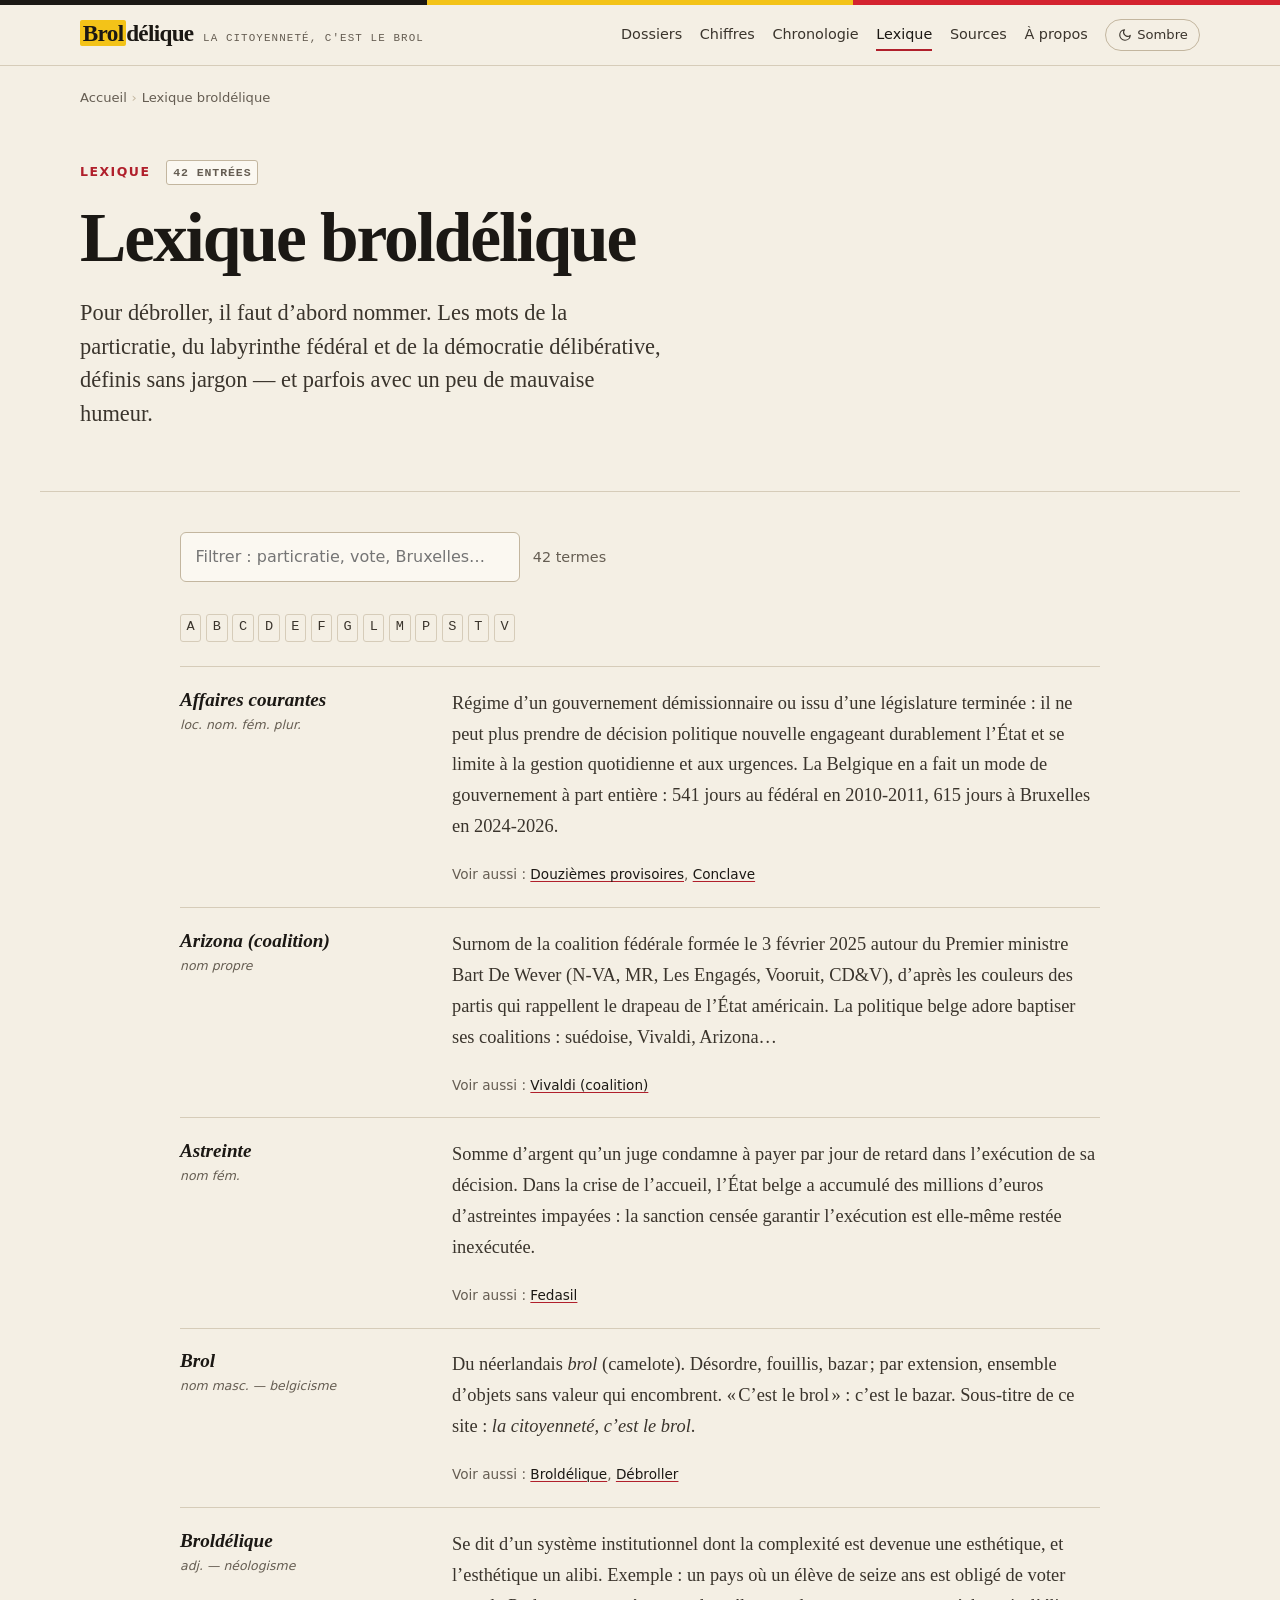
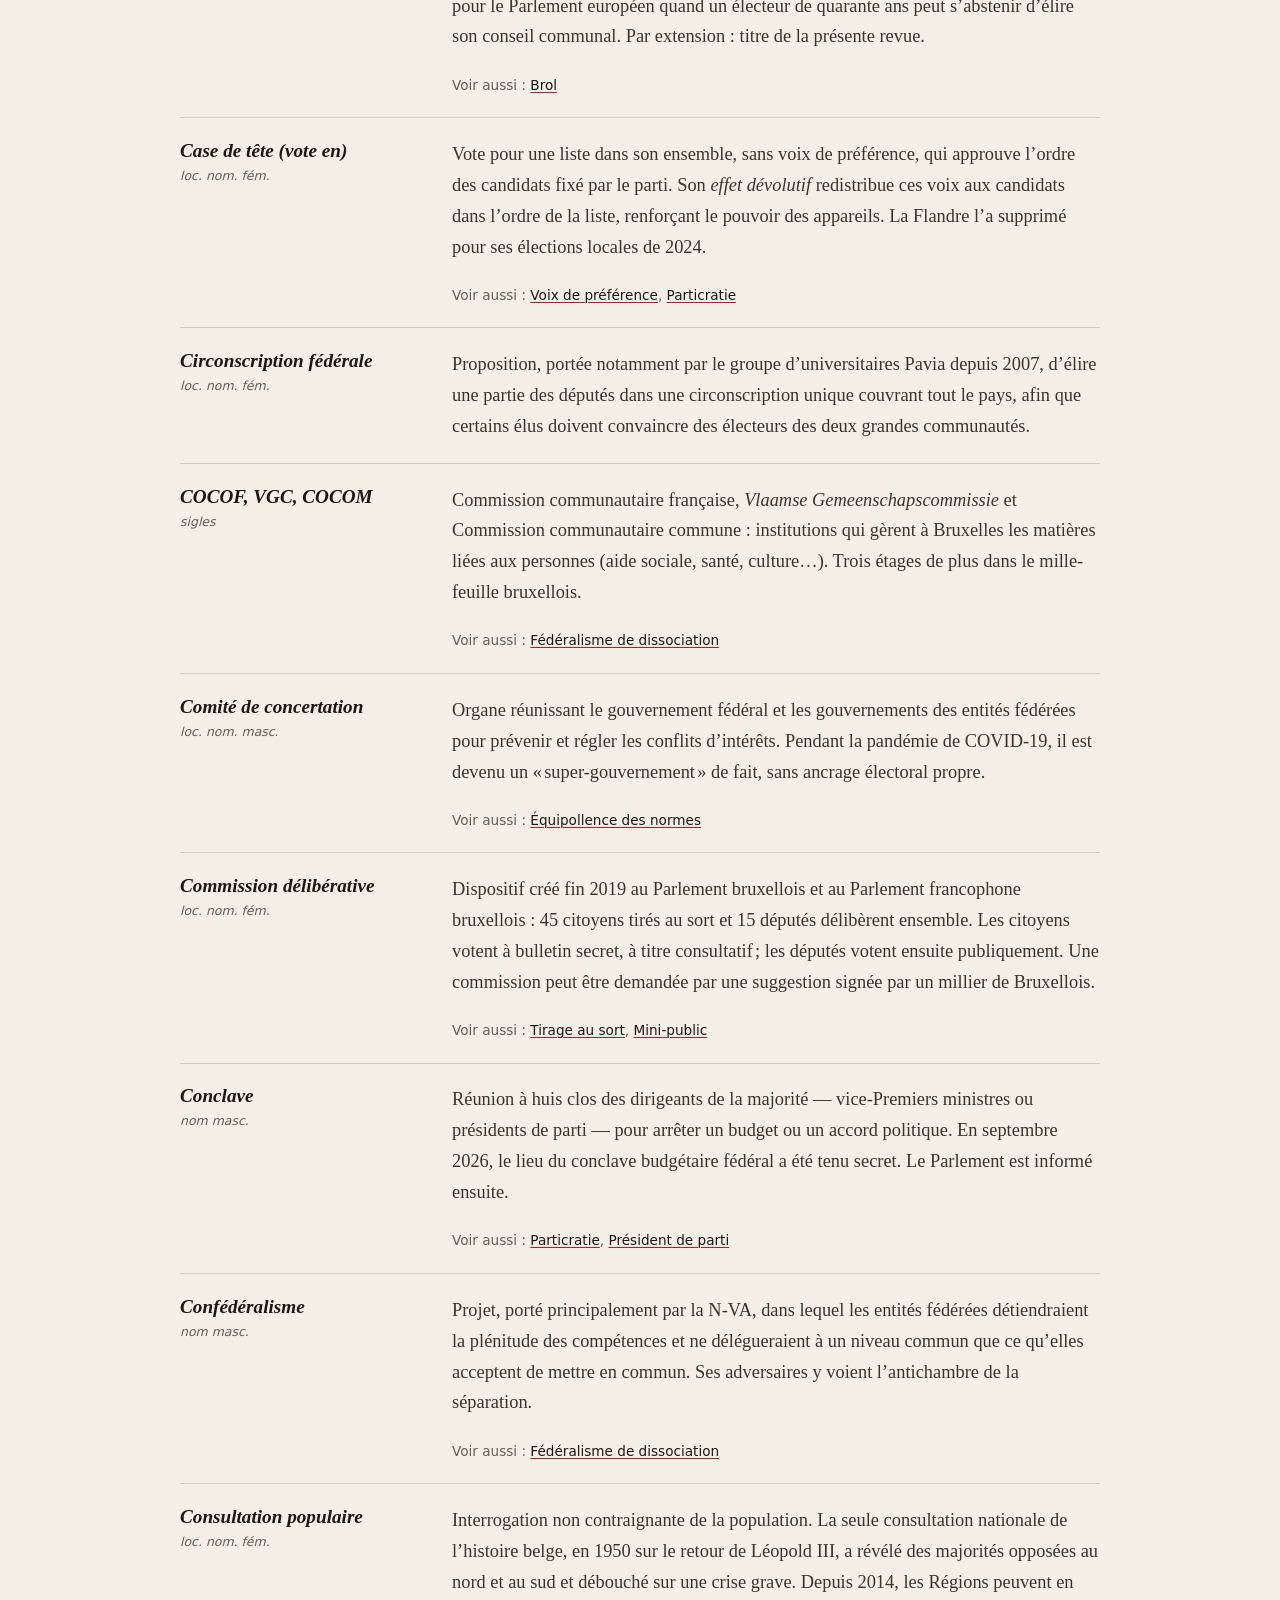
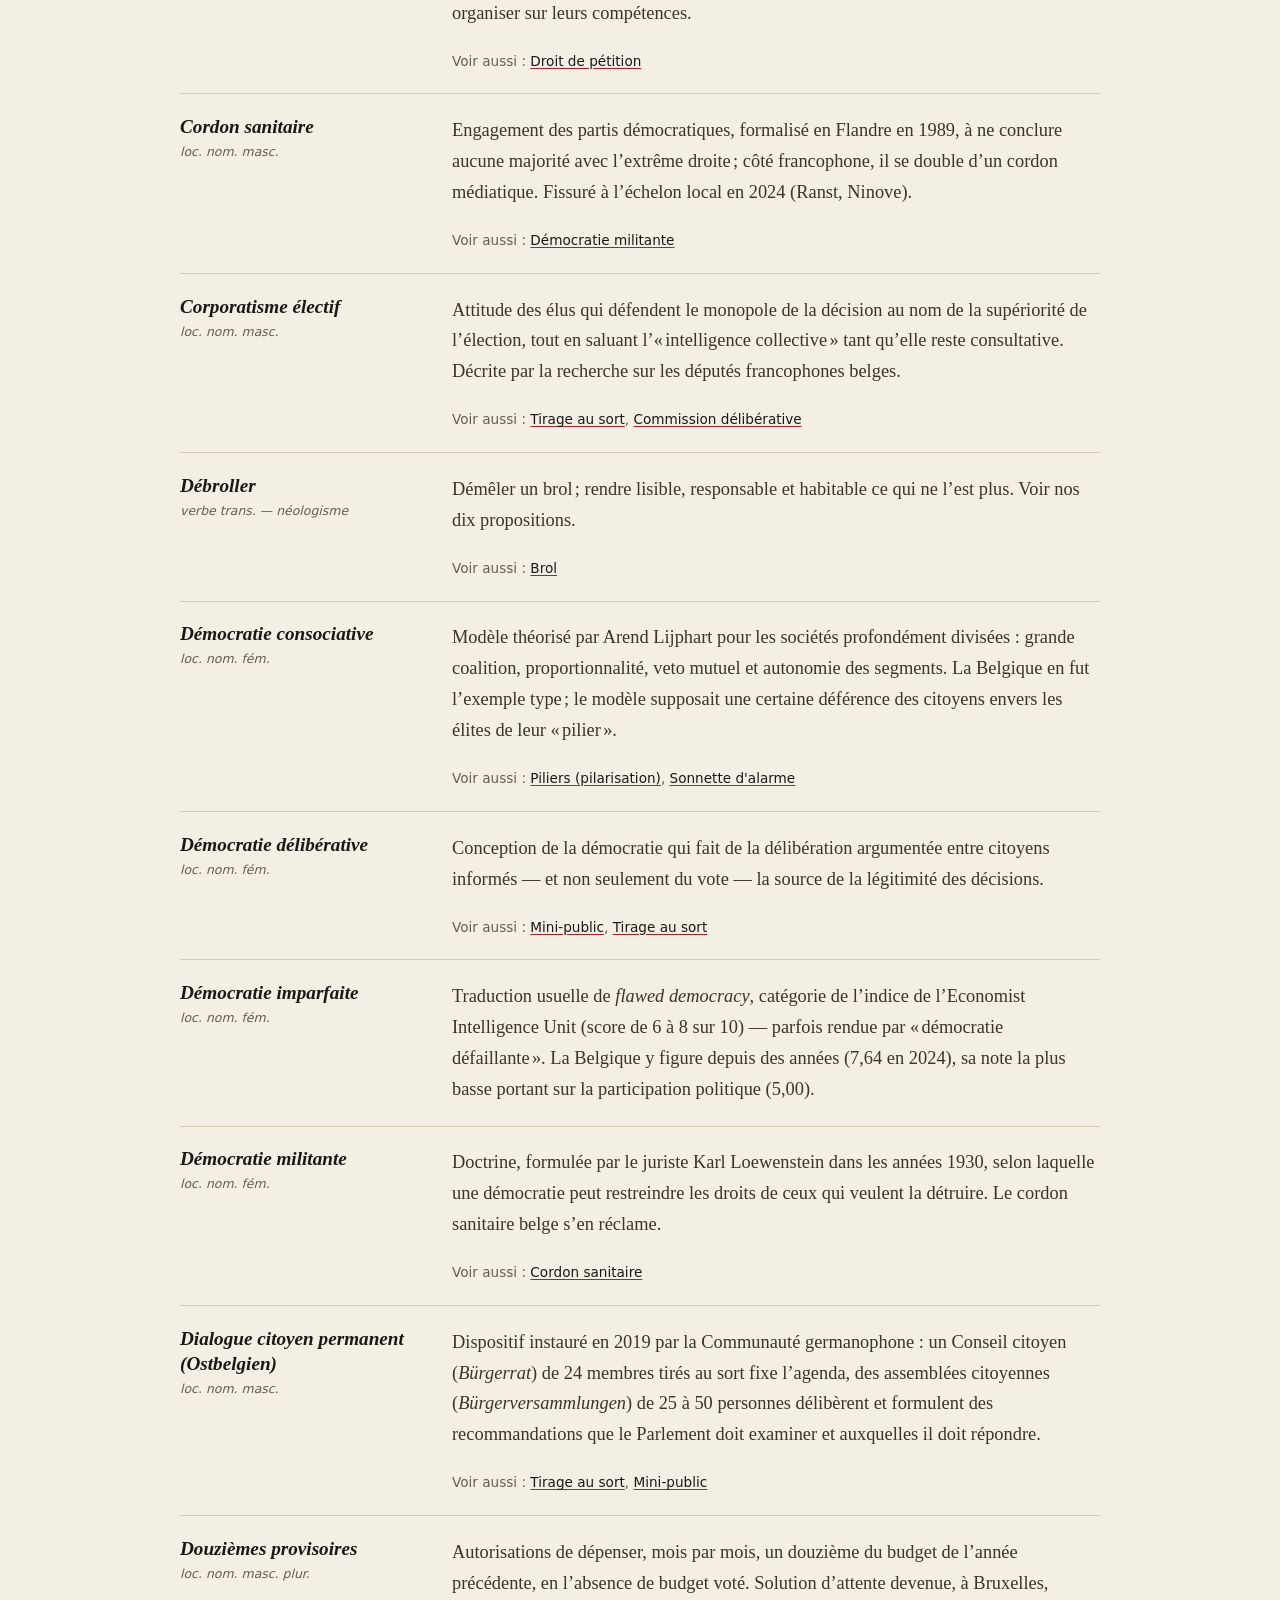
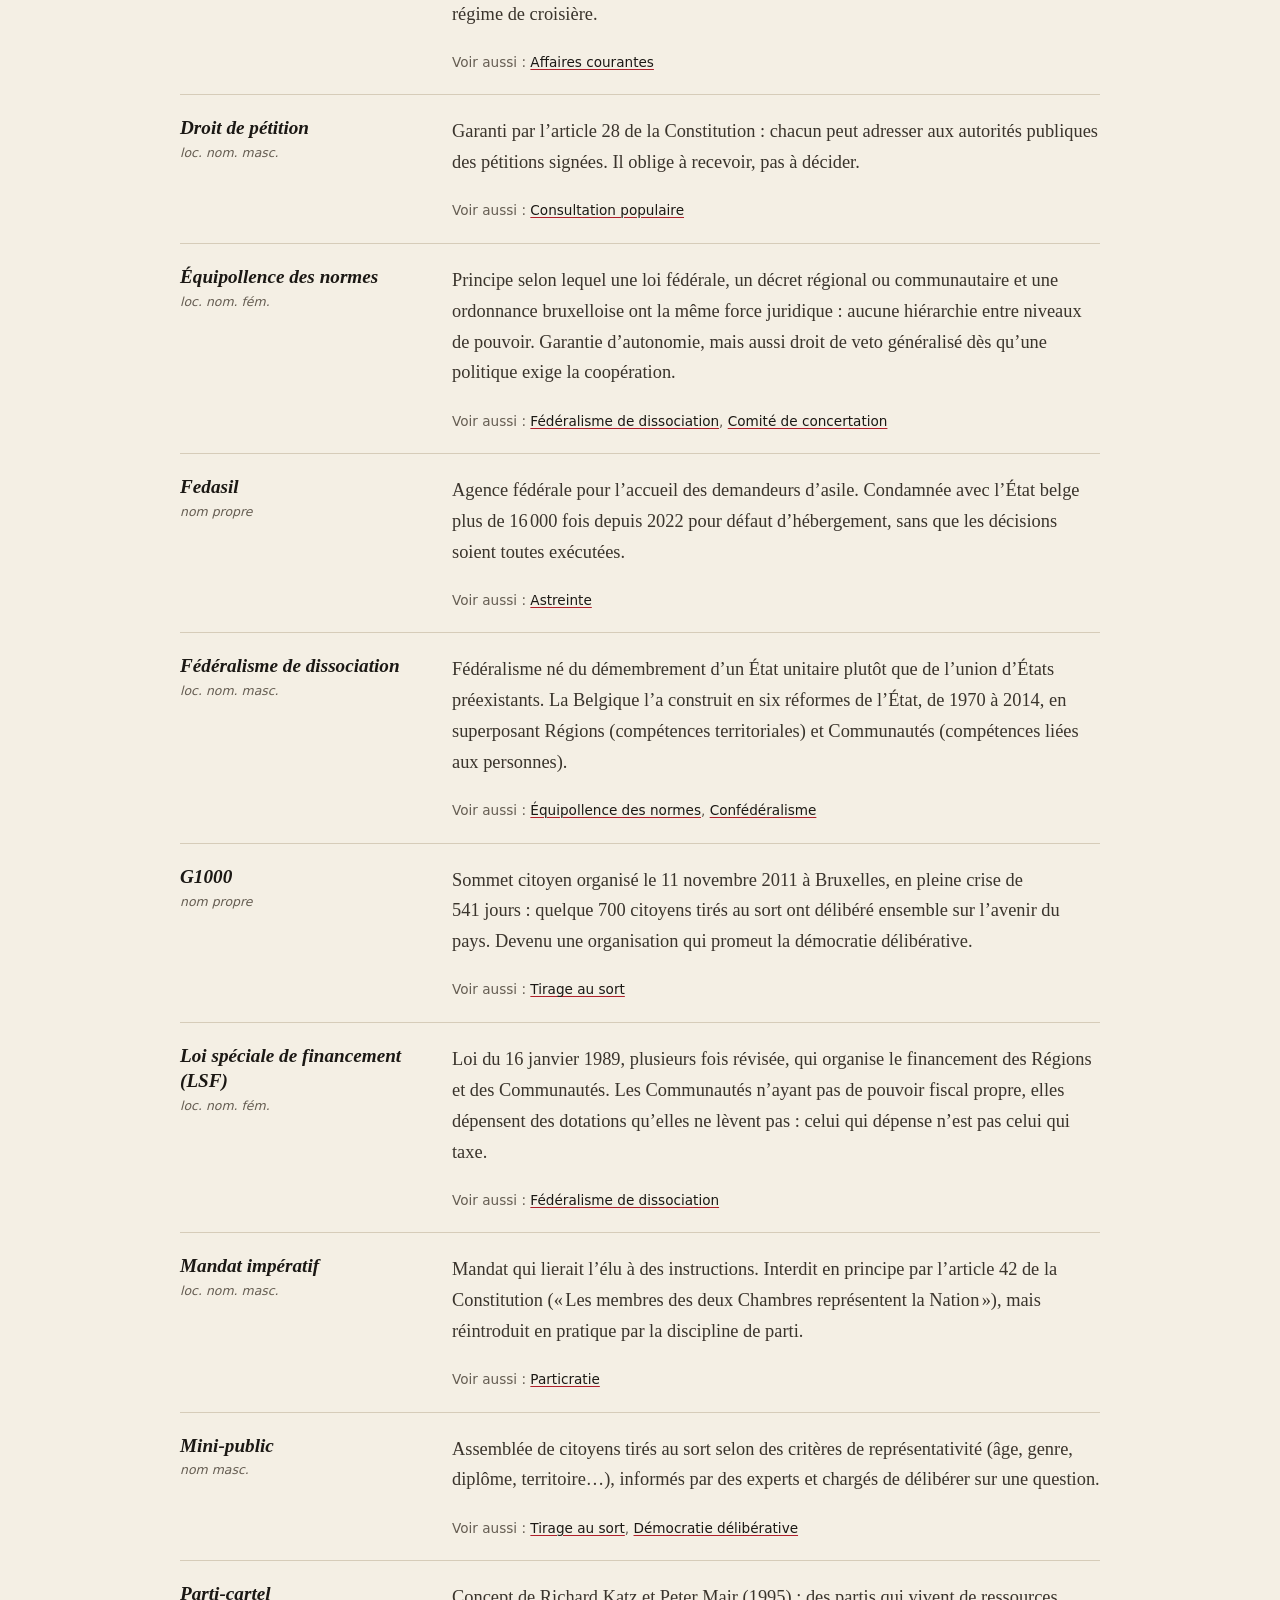
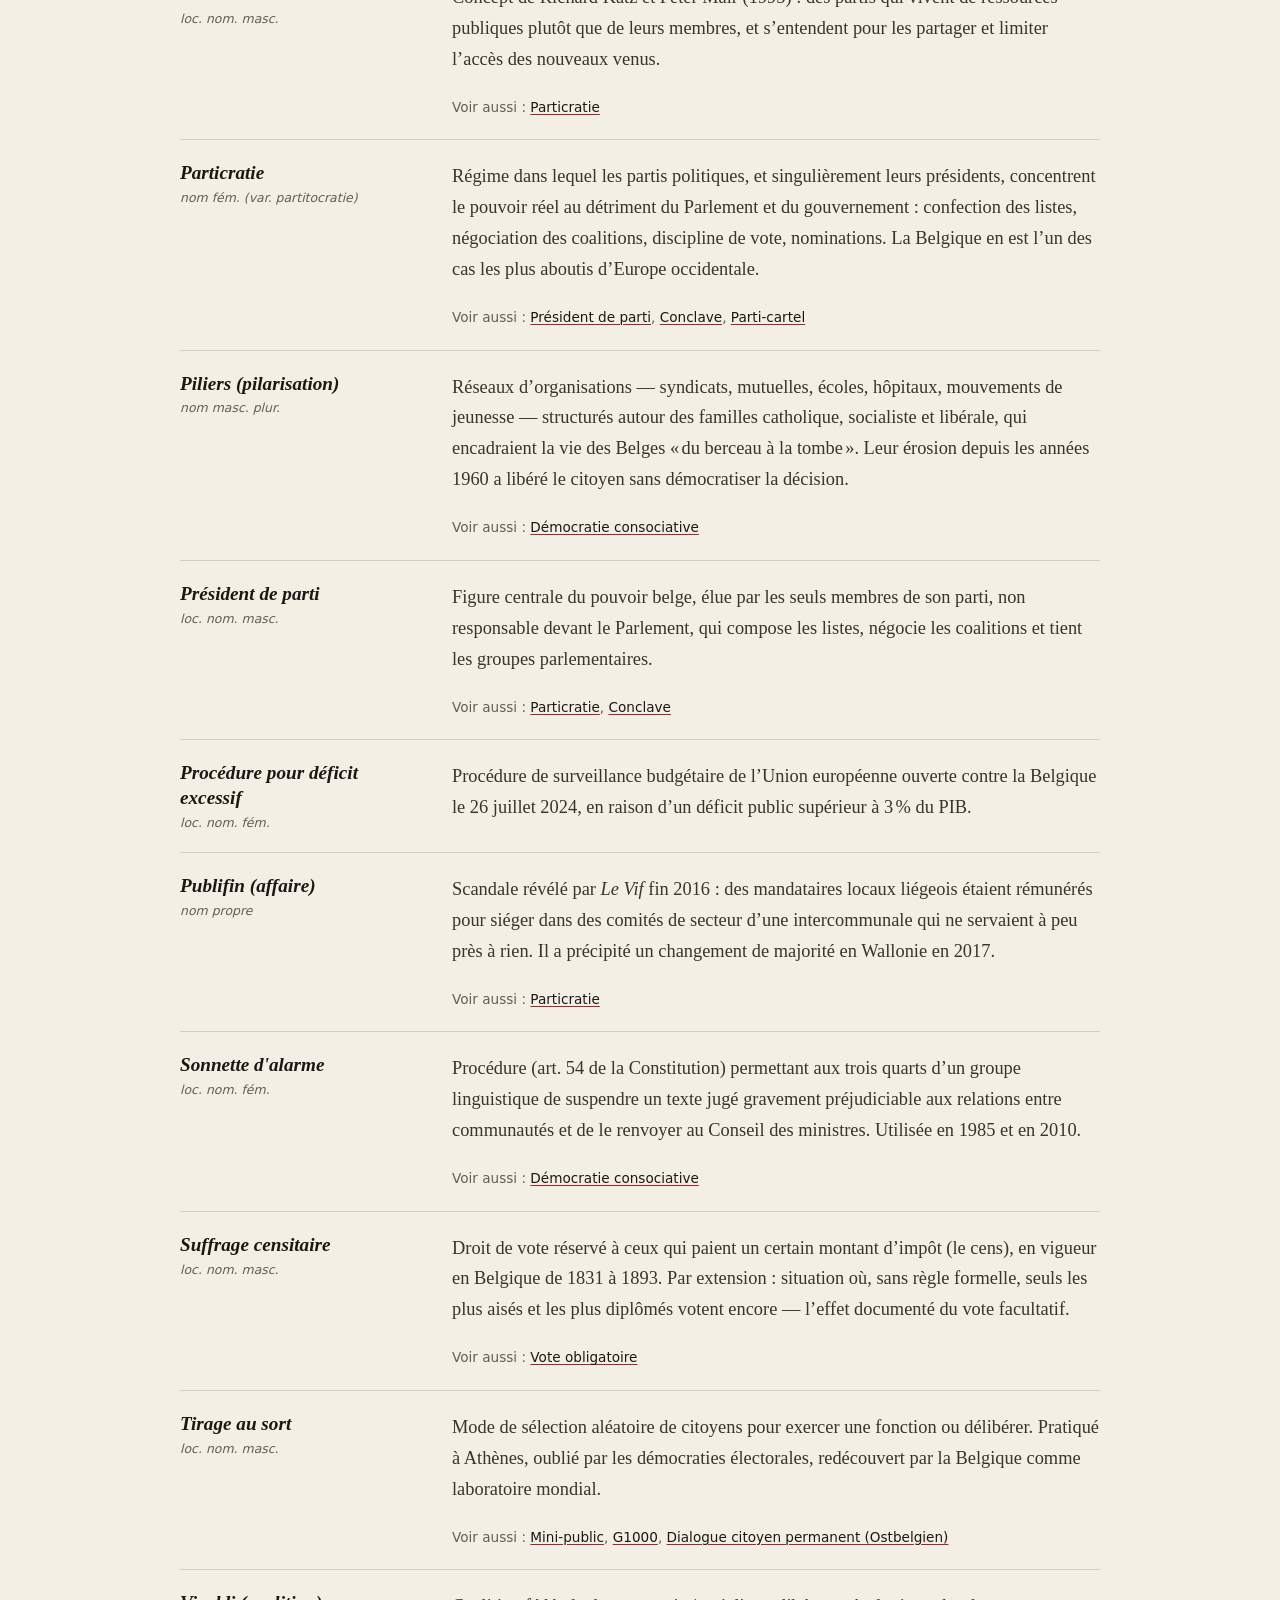
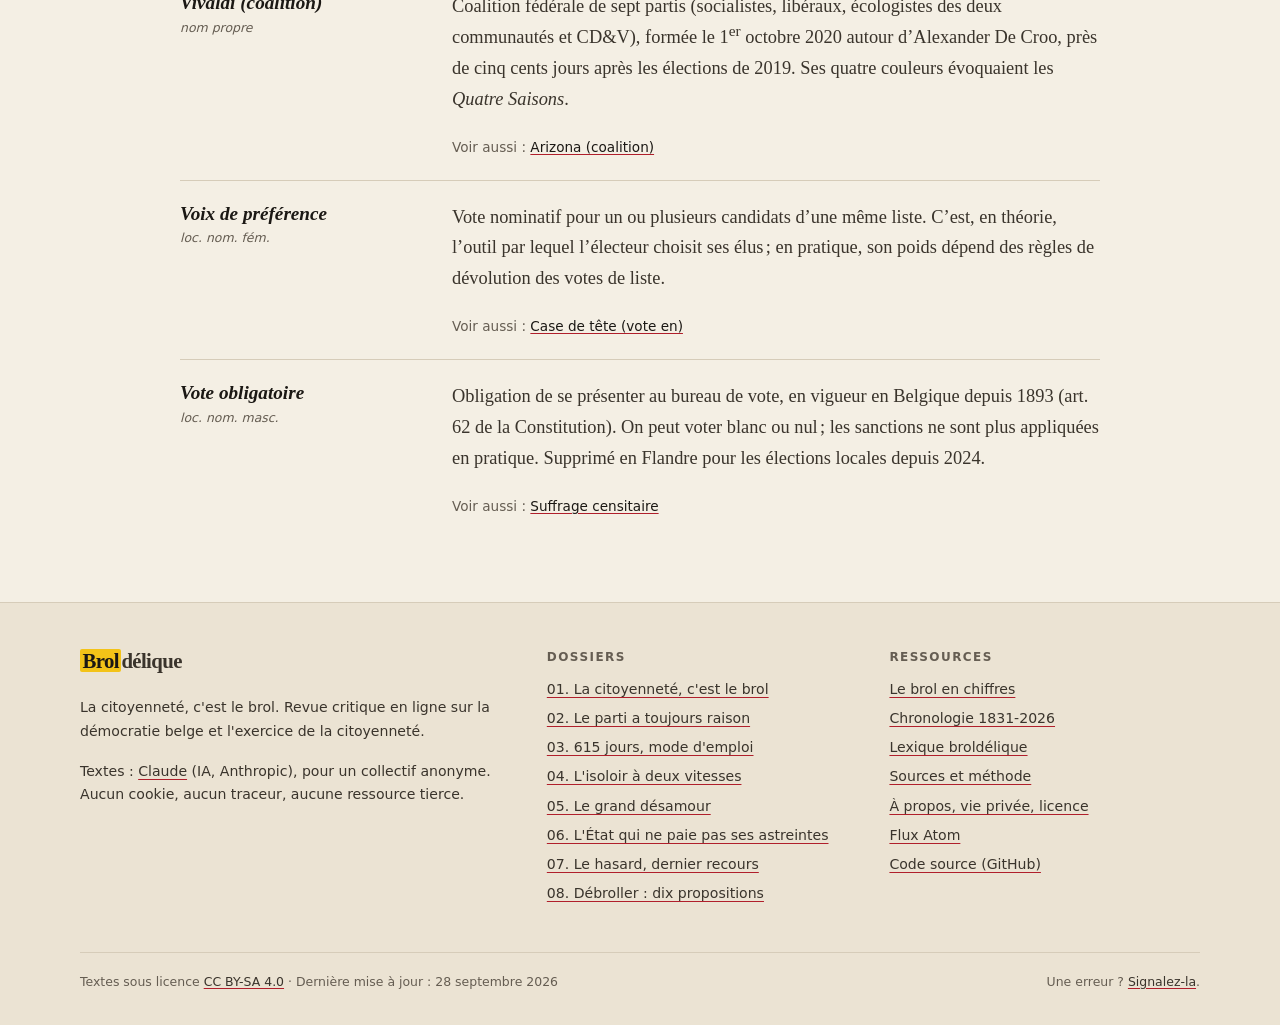
<file: lexique/index.html>
<!doctype html>
<html lang="fr-BE" class="no-js" prefix="og: https://ogp.me/ns#">
<head>
<meta charset="utf-8">
<meta name="viewport" content="width=device-width, initial-scale=1">
<title>Lexique broldélique : 42 mots pour comprendre la politique belge | Broldélique</title>
<meta name="description" content="De « affaires courantes » à « vote obligatoire » : les mots de la particratie, du fédéralisme et du tirage au sort, définis sans jargon.">
<link rel="canonical" href="https://ouaisfieu.github.io/broldelique/lexique/">
<link rel="alternate" hreflang="fr-BE" href="https://ouaisfieu.github.io/broldelique/lexique/">
<link rel="alternate" hreflang="x-default" href="https://ouaisfieu.github.io/broldelique/lexique/">
<meta name="robots" content="index, follow, max-image-preview:large, max-snippet:-1">
<meta name="author" content="Claude (IA, Anthropic) pour le collectif Broldélique">
<meta name="generator" content="HTML écrit à la main par une IA — aucun framework">
<meta name="color-scheme" content="light dark">
<meta name="theme-color" content="#f4efe4" media="(prefers-color-scheme: light)">
<meta name="theme-color" content="#141210" media="(prefers-color-scheme: dark)">
<meta property="og:site_name" content="Broldélique">
<meta property="og:locale" content="fr_BE">
<meta property="og:type" content="website">
<meta property="og:title" content="Lexique broldélique : 42 mots pour comprendre la politique belge">
<meta property="og:description" content="De « affaires courantes » à « vote obligatoire » : les mots de la particratie, du fédéralisme et du tirage au sort, définis sans jargon.">
<meta property="og:url" content="https://ouaisfieu.github.io/broldelique/lexique/">
<meta property="og:image" content="https://ouaisfieu.github.io/broldelique/assets/img/og/lexique.png">
<meta property="og:image:width" content="1200">
<meta property="og:image:height" content="630">
<meta property="og:image:alt" content="Lexique broldélique : 42 mots pour comprendre la politique belge — Broldélique">
<meta name="twitter:card" content="summary_large_image">
<meta name="twitter:title" content="Lexique broldélique : 42 mots pour comprendre la politique belge">
<meta name="twitter:description" content="De « affaires courantes » à « vote obligatoire » : les mots de la particratie, du fédéralisme et du tirage au sort, définis sans jargon.">
<meta name="twitter:image" content="https://ouaisfieu.github.io/broldelique/assets/img/og/lexique.png">
<link rel="icon" href="../assets/img/favicon.svg" type="image/svg+xml">
<link rel="icon" href="../assets/img/favicon-32.png" sizes="32x32" type="image/png">
<link rel="apple-touch-icon" href="../assets/img/apple-touch-icon.png">
<link rel="manifest" href="../manifest.webmanifest">
<link rel="alternate" type="application/atom+xml" title="Broldélique — dossiers" href="https://ouaisfieu.github.io/broldelique/feed.xml">
<link rel="license" href="https://creativecommons.org/licenses/by-sa/4.0/deed.fr">
<link rel="author" href="../a-propos/#auteur">
<link rel="stylesheet" href="../assets/css/style.css?v=20260928">
<script>try{var t=localStorage.getItem("brol-theme");if(t==="dark"||t==="light")document.documentElement.setAttribute("data-theme",t)}catch(e){}</script>
<script src="../assets/js/main.js?v=20260928" defer></script>
<script type="application/ld+json">
{
 "@context": "https://schema.org",
 "@graph": [
  {
   "@type": "WebSite",
   "@id": "https://ouaisfieu.github.io/broldelique/#site",
   "url": "https://ouaisfieu.github.io/broldelique/",
   "name": "Broldélique",
   "alternateName": "Broldélique — La citoyenneté, c'est le brol",
   "description": "Revue critique en ligne sur la démocratie belge : particratie, vote obligatoire, confiance, État de droit, tirage au sort. La citoyenneté, c'est le brol — et voici pourquoi.",
   "inLanguage": "fr-BE",
   "publisher": {
    "@id": "https://ouaisfieu.github.io/broldelique/#collectif"
   },
   "license": "https://creativecommons.org/licenses/by-sa/4.0/deed.fr",
   "copyrightYear": 2026,
   "keywords": "démocratie belge, citoyenneté, particratie, vote obligatoire, tirage au sort, État de droit"
  },
  {
   "@type": "Organization",
   "@id": "https://ouaisfieu.github.io/broldelique/#collectif",
   "name": "Broldélique",
   "alternateName": "Collectif Broldélique",
   "url": "https://ouaisfieu.github.io/broldelique/",
   "description": "Collectif citoyen anonyme à l'origine de Broldélique, revue critique en ligne sur la démocratie belge.",
   "logo": {
    "@type": "ImageObject",
    "url": "https://ouaisfieu.github.io/broldelique/assets/img/icon-512.png",
    "width": 512,
    "height": 512
   },
   "sameAs": [
    "https://github.com/ouaisfieu/broldelique"
   ]
  },
  {
   "@type": "Person",
   "@id": "https://ouaisfieu.github.io/broldelique/a-propos/#claude",
   "name": "Claude",
   "description": "Modèle d'intelligence artificielle développé par Anthropic, auteur des textes de Broldélique à partir d'un corpus documentaire fourni par le collectif.",
   "url": "https://ouaisfieu.github.io/broldelique/a-propos/#auteur",
   "sameAs": [
    "https://www.anthropic.com/claude"
   ],
   "affiliation": {
    "@type": "Organization",
    "name": "Anthropic",
    "url": "https://www.anthropic.com"
   }
  },
  {
   "@type": "WebPage",
   "@id": "https://ouaisfieu.github.io/broldelique/lexique/",
   "url": "https://ouaisfieu.github.io/broldelique/lexique/",
   "name": "Lexique broldélique : 42 mots pour comprendre la politique belge",
   "description": "De « affaires courantes » à « vote obligatoire » : les mots de la particratie, du fédéralisme et du tirage au sort, définis sans jargon.",
   "inLanguage": "fr-BE",
   "isPartOf": {
    "@id": "https://ouaisfieu.github.io/broldelique/#site"
   },
   "breadcrumb": {
    "@id": "https://ouaisfieu.github.io/broldelique/lexique/#fil"
   },
   "primaryImageOfPage": {
    "@type": "ImageObject",
    "url": "https://ouaisfieu.github.io/broldelique/assets/img/og/lexique.png",
    "width": 1200,
    "height": 630
   },
   "datePublished": "2026-09-28",
   "dateModified": "2026-09-28",
   "mainEntity": {
    "@id": "https://ouaisfieu.github.io/broldelique/lexique/#lexique"
   }
  },
  {
   "@type": "BreadcrumbList",
   "@id": "https://ouaisfieu.github.io/broldelique/lexique/#fil",
   "itemListElement": [
    {
     "@type": "ListItem",
     "position": 1,
     "name": "Accueil",
     "item": "https://ouaisfieu.github.io/broldelique/"
    },
    {
     "@type": "ListItem",
     "position": 2,
     "name": "Lexique broldélique",
     "item": "https://ouaisfieu.github.io/broldelique/lexique/"
    }
   ]
  },
  {
   "@type": "DefinedTermSet",
   "@id": "https://ouaisfieu.github.io/broldelique/lexique/#lexique",
   "name": "Lexique broldélique",
   "description": "De « affaires courantes » à « vote obligatoire » : les mots de la particratie, du fédéralisme et du tirage au sort, définis sans jargon.",
   "inLanguage": "fr-BE",
   "url": "https://ouaisfieu.github.io/broldelique/lexique/",
   "author": {
    "@id": "https://ouaisfieu.github.io/broldelique/a-propos/#claude"
   },
   "publisher": {
    "@id": "https://ouaisfieu.github.io/broldelique/#collectif"
   },
   "hasDefinedTerm": [
    {
     "@type": "DefinedTerm",
     "@id": "https://ouaisfieu.github.io/broldelique/lexique/#affaires-courantes",
     "name": "Affaires courantes",
     "description": "Régime d'un gouvernement démissionnaire ou issu d'une législature terminée : il ne peut plus prendre de décision politique nouvelle engageant durablement l'État et se limite à la gestion quotidienne et aux urgences. La Belgique en a fait un mode de gouvernement à part entière : 541 jours au fédéral en 2010-2011, 615 jours à Bruxelles en 2024-2026.",
     "url": "https://ouaisfieu.github.io/broldelique/lexique/#affaires-courantes",
     "inDefinedTermSet": {
      "@id": "https://ouaisfieu.github.io/broldelique/lexique/#lexique"
     }
    },
    {
     "@type": "DefinedTerm",
     "@id": "https://ouaisfieu.github.io/broldelique/lexique/#arizona",
     "name": "Arizona (coalition)",
     "description": "Surnom de la coalition fédérale formée le 3 février 2025 autour du Premier ministre Bart De Wever (N-VA, MR, Les Engagés, Vooruit, CD&amp;V), d'après les couleurs des partis qui rappellent le drapeau de l'État américain. La politique belge adore baptiser ses coalitions : suédoise, Vivaldi, Arizona…",
     "url": "https://ouaisfieu.github.io/broldelique/lexique/#arizona",
     "inDefinedTermSet": {
      "@id": "https://ouaisfieu.github.io/broldelique/lexique/#lexique"
     }
    },
    {
     "@type": "DefinedTerm",
     "@id": "https://ouaisfieu.github.io/broldelique/lexique/#astreinte",
     "name": "Astreinte",
     "description": "Somme d'argent qu'un juge condamne à payer par jour de retard dans l'exécution de sa décision. Dans la crise de l'accueil, l'État belge a accumulé des millions d'euros d'astreintes impayées : la sanction censée garantir l'exécution est elle-même restée inexécutée.",
     "url": "https://ouaisfieu.github.io/broldelique/lexique/#astreinte",
     "inDefinedTermSet": {
      "@id": "https://ouaisfieu.github.io/broldelique/lexique/#lexique"
     }
    },
    {
     "@type": "DefinedTerm",
     "@id": "https://ouaisfieu.github.io/broldelique/lexique/#brol",
     "name": "Brol",
     "description": "Du néerlandais brol (camelote). Désordre, fouillis, bazar ; par extension, ensemble d'objets sans valeur qui encombrent. « C'est le brol » : c'est le bazar. Sous-titre de ce site : la citoyenneté, c'est le brol .",
     "url": "https://ouaisfieu.github.io/broldelique/lexique/#brol",
     "inDefinedTermSet": {
      "@id": "https://ouaisfieu.github.io/broldelique/lexique/#lexique"
     }
    },
    {
     "@type": "DefinedTerm",
     "@id": "https://ouaisfieu.github.io/broldelique/lexique/#broldelique",
     "name": "Broldélique",
     "description": "Se dit d'un système institutionnel dont la complexité est devenue une esthétique, et l'esthétique un alibi. Exemple : un pays où un élève de seize ans est obligé de voter pour le Parlement européen quand un électeur de quarante ans peut s'abstenir d'élire son conseil communal. Par extension : titre de la présente revue.",
     "url": "https://ouaisfieu.github.io/broldelique/lexique/#broldelique",
     "inDefinedTermSet": {
      "@id": "https://ouaisfieu.github.io/broldelique/lexique/#lexique"
     }
    },
    {
     "@type": "DefinedTerm",
     "@id": "https://ouaisfieu.github.io/broldelique/lexique/#case-de-tete",
     "name": "Case de tête (vote en)",
     "description": "Vote pour une liste dans son ensemble, sans voix de préférence, qui approuve l'ordre des candidats fixé par le parti. Son effet dévolutif redistribue ces voix aux candidats dans l'ordre de la liste, renforçant le pouvoir des appareils. La Flandre l'a supprimé pour ses élections locales de 2024.",
     "url": "https://ouaisfieu.github.io/broldelique/lexique/#case-de-tete",
     "inDefinedTermSet": {
      "@id": "https://ouaisfieu.github.io/broldelique/lexique/#lexique"
     }
    },
    {
     "@type": "DefinedTerm",
     "@id": "https://ouaisfieu.github.io/broldelique/lexique/#circonscription-federale",
     "name": "Circonscription fédérale",
     "description": "Proposition, portée notamment par le groupe d'universitaires Pavia depuis 2007, d'élire une partie des députés dans une circonscription unique couvrant tout le pays, afin que certains élus doivent convaincre des électeurs des deux grandes communautés.",
     "url": "https://ouaisfieu.github.io/broldelique/lexique/#circonscription-federale",
     "inDefinedTermSet": {
      "@id": "https://ouaisfieu.github.io/broldelique/lexique/#lexique"
     }
    },
    {
     "@type": "DefinedTerm",
     "@id": "https://ouaisfieu.github.io/broldelique/lexique/#commissions-communautaires",
     "name": "COCOF, VGC, COCOM",
     "description": "Commission communautaire française, Vlaamse Gemeenschapscommissie et Commission communautaire commune : institutions qui gèrent à Bruxelles les matières liées aux personnes (aide sociale, santé, culture…). Trois étages de plus dans le mille-feuille bruxellois.",
     "url": "https://ouaisfieu.github.io/broldelique/lexique/#commissions-communautaires",
     "inDefinedTermSet": {
      "@id": "https://ouaisfieu.github.io/broldelique/lexique/#lexique"
     }
    },
    {
     "@type": "DefinedTerm",
     "@id": "https://ouaisfieu.github.io/broldelique/lexique/#comite-de-concertation",
     "name": "Comité de concertation",
     "description": "Organe réunissant le gouvernement fédéral et les gouvernements des entités fédérées pour prévenir et régler les conflits d'intérêts. Pendant la pandémie de COVID-19, il est devenu un « super-gouvernement » de fait, sans ancrage électoral propre.",
     "url": "https://ouaisfieu.github.io/broldelique/lexique/#comite-de-concertation",
     "inDefinedTermSet": {
      "@id": "https://ouaisfieu.github.io/broldelique/lexique/#lexique"
     }
    },
    {
     "@type": "DefinedTerm",
     "@id": "https://ouaisfieu.github.io/broldelique/lexique/#commission-deliberative",
     "name": "Commission délibérative",
     "description": "Dispositif créé fin 2019 au Parlement bruxellois et au Parlement francophone bruxellois : 45 citoyens tirés au sort et 15 députés délibèrent ensemble. Les citoyens votent à bulletin secret, à titre consultatif ; les députés votent ensuite publiquement. Une commission peut être demandée par une suggestion signée par un millier de Bruxellois.",
     "url": "https://ouaisfieu.github.io/broldelique/lexique/#commission-deliberative",
     "inDefinedTermSet": {
      "@id": "https://ouaisfieu.github.io/broldelique/lexique/#lexique"
     }
    },
    {
     "@type": "DefinedTerm",
     "@id": "https://ouaisfieu.github.io/broldelique/lexique/#conclave",
     "name": "Conclave",
     "description": "Réunion à huis clos des dirigeants de la majorité — vice-Premiers ministres ou présidents de parti — pour arrêter un budget ou un accord politique. En septembre 2026, le lieu du conclave budgétaire fédéral a été tenu secret. Le Parlement est informé ensuite.",
     "url": "https://ouaisfieu.github.io/broldelique/lexique/#conclave",
     "inDefinedTermSet": {
      "@id": "https://ouaisfieu.github.io/broldelique/lexique/#lexique"
     }
    },
    {
     "@type": "DefinedTerm",
     "@id": "https://ouaisfieu.github.io/broldelique/lexique/#confederalisme",
     "name": "Confédéralisme",
     "description": "Projet, porté principalement par la N-VA, dans lequel les entités fédérées détiendraient la plénitude des compétences et ne délégueraient à un niveau commun que ce qu'elles acceptent de mettre en commun. Ses adversaires y voient l'antichambre de la séparation.",
     "url": "https://ouaisfieu.github.io/broldelique/lexique/#confederalisme",
     "inDefinedTermSet": {
      "@id": "https://ouaisfieu.github.io/broldelique/lexique/#lexique"
     }
    },
    {
     "@type": "DefinedTerm",
     "@id": "https://ouaisfieu.github.io/broldelique/lexique/#consultation-populaire",
     "name": "Consultation populaire",
     "description": "Interrogation non contraignante de la population. La seule consultation nationale de l'histoire belge, en 1950 sur le retour de Léopold III, a révélé des majorités opposées au nord et au sud et débouché sur une crise grave. Depuis 2014, les Régions peuvent en organiser sur leurs compétences.",
     "url": "https://ouaisfieu.github.io/broldelique/lexique/#consultation-populaire",
     "inDefinedTermSet": {
      "@id": "https://ouaisfieu.github.io/broldelique/lexique/#lexique"
     }
    },
    {
     "@type": "DefinedTerm",
     "@id": "https://ouaisfieu.github.io/broldelique/lexique/#cordon-sanitaire",
     "name": "Cordon sanitaire",
     "description": "Engagement des partis démocratiques, formalisé en Flandre en 1989, à ne conclure aucune majorité avec l'extrême droite ; côté francophone, il se double d'un cordon médiatique. Fissuré à l'échelon local en 2024 (Ranst, Ninove).",
     "url": "https://ouaisfieu.github.io/broldelique/lexique/#cordon-sanitaire",
     "inDefinedTermSet": {
      "@id": "https://ouaisfieu.github.io/broldelique/lexique/#lexique"
     }
    },
    {
     "@type": "DefinedTerm",
     "@id": "https://ouaisfieu.github.io/broldelique/lexique/#corporatisme-electif",
     "name": "Corporatisme électif",
     "description": "Attitude des élus qui défendent le monopole de la décision au nom de la supériorité de l'élection, tout en saluant l'« intelligence collective » tant qu'elle reste consultative. Décrite par la recherche sur les députés francophones belges.",
     "url": "https://ouaisfieu.github.io/broldelique/lexique/#corporatisme-electif",
     "inDefinedTermSet": {
      "@id": "https://ouaisfieu.github.io/broldelique/lexique/#lexique"
     }
    },
    {
     "@type": "DefinedTerm",
     "@id": "https://ouaisfieu.github.io/broldelique/lexique/#debroller",
     "name": "Débroller",
     "description": "Démêler un brol ; rendre lisible, responsable et habitable ce qui ne l'est plus. Voir nos dix propositions.",
     "url": "https://ouaisfieu.github.io/broldelique/lexique/#debroller",
     "inDefinedTermSet": {
      "@id": "https://ouaisfieu.github.io/broldelique/lexique/#lexique"
     }
    },
    {
     "@type": "DefinedTerm",
     "@id": "https://ouaisfieu.github.io/broldelique/lexique/#democratie-consociative",
     "name": "Démocratie consociative",
     "description": "Modèle théorisé par Arend Lijphart pour les sociétés profondément divisées : grande coalition, proportionnalité, veto mutuel et autonomie des segments. La Belgique en fut l'exemple type ; le modèle supposait une certaine déférence des citoyens envers les élites de leur « pilier ».",
     "url": "https://ouaisfieu.github.io/broldelique/lexique/#democratie-consociative",
     "inDefinedTermSet": {
      "@id": "https://ouaisfieu.github.io/broldelique/lexique/#lexique"
     }
    },
    {
     "@type": "DefinedTerm",
     "@id": "https://ouaisfieu.github.io/broldelique/lexique/#democratie-deliberative",
     "name": "Démocratie délibérative",
     "description": "Conception de la démocratie qui fait de la délibération argumentée entre citoyens informés — et non seulement du vote — la source de la légitimité des décisions.",
     "url": "https://ouaisfieu.github.io/broldelique/lexique/#democratie-deliberative",
     "inDefinedTermSet": {
      "@id": "https://ouaisfieu.github.io/broldelique/lexique/#lexique"
     }
    },
    {
     "@type": "DefinedTerm",
     "@id": "https://ouaisfieu.github.io/broldelique/lexique/#democratie-imparfaite",
     "name": "Démocratie imparfaite",
     "description": "Traduction usuelle de flawed democracy , catégorie de l'indice de l'Economist Intelligence Unit (score de 6 à 8 sur 10) — parfois rendue par « démocratie défaillante ». La Belgique y figure depuis des années (7,64 en 2024), sa note la plus basse portant sur la participation politique (5,00).",
     "url": "https://ouaisfieu.github.io/broldelique/lexique/#democratie-imparfaite",
     "inDefinedTermSet": {
      "@id": "https://ouaisfieu.github.io/broldelique/lexique/#lexique"
     }
    },
    {
     "@type": "DefinedTerm",
     "@id": "https://ouaisfieu.github.io/broldelique/lexique/#democratie-militante",
     "name": "Démocratie militante",
     "description": "Doctrine, formulée par le juriste Karl Loewenstein dans les années 1930, selon laquelle une démocratie peut restreindre les droits de ceux qui veulent la détruire. Le cordon sanitaire belge s'en réclame.",
     "url": "https://ouaisfieu.github.io/broldelique/lexique/#democratie-militante",
     "inDefinedTermSet": {
      "@id": "https://ouaisfieu.github.io/broldelique/lexique/#lexique"
     }
    },
    {
     "@type": "DefinedTerm",
     "@id": "https://ouaisfieu.github.io/broldelique/lexique/#dialogue-citoyen-permanent",
     "name": "Dialogue citoyen permanent (Ostbelgien)",
     "description": "Dispositif instauré en 2019 par la Communauté germanophone : un Conseil citoyen ( Bürgerrat ) de 24 membres tirés au sort fixe l'agenda, des assemblées citoyennes ( Bürgerversammlungen ) de 25 à 50 personnes délibèrent et formulent des recommandations que le Parlement doit examiner et auxquelles il doit répondre.",
     "url": "https://ouaisfieu.github.io/broldelique/lexique/#dialogue-citoyen-permanent",
     "inDefinedTermSet": {
      "@id": "https://ouaisfieu.github.io/broldelique/lexique/#lexique"
     }
    },
    {
     "@type": "DefinedTerm",
     "@id": "https://ouaisfieu.github.io/broldelique/lexique/#douziemes-provisoires",
     "name": "Douzièmes provisoires",
     "description": "Autorisations de dépenser, mois par mois, un douzième du budget de l'année précédente, en l'absence de budget voté. Solution d'attente devenue, à Bruxelles, régime de croisière.",
     "url": "https://ouaisfieu.github.io/broldelique/lexique/#douziemes-provisoires",
     "inDefinedTermSet": {
      "@id": "https://ouaisfieu.github.io/broldelique/lexique/#lexique"
     }
    },
    {
     "@type": "DefinedTerm",
     "@id": "https://ouaisfieu.github.io/broldelique/lexique/#droit-de-petition",
     "name": "Droit de pétition",
     "description": "Garanti par l'article 28 de la Constitution : chacun peut adresser aux autorités publiques des pétitions signées. Il oblige à recevoir, pas à décider.",
     "url": "https://ouaisfieu.github.io/broldelique/lexique/#droit-de-petition",
     "inDefinedTermSet": {
      "@id": "https://ouaisfieu.github.io/broldelique/lexique/#lexique"
     }
    },
    {
     "@type": "DefinedTerm",
     "@id": "https://ouaisfieu.github.io/broldelique/lexique/#equipollence",
     "name": "Équipollence des normes",
     "description": "Principe selon lequel une loi fédérale, un décret régional ou communautaire et une ordonnance bruxelloise ont la même force juridique : aucune hiérarchie entre niveaux de pouvoir. Garantie d'autonomie, mais aussi droit de veto généralisé dès qu'une politique exige la coopération.",
     "url": "https://ouaisfieu.github.io/broldelique/lexique/#equipollence",
     "inDefinedTermSet": {
      "@id": "https://ouaisfieu.github.io/broldelique/lexique/#lexique"
     }
    },
    {
     "@type": "DefinedTerm",
     "@id": "https://ouaisfieu.github.io/broldelique/lexique/#fedasil",
     "name": "Fedasil",
     "description": "Agence fédérale pour l'accueil des demandeurs d'asile. Condamnée avec l'État belge plus de 16 000 fois depuis 2022 pour défaut d'hébergement, sans que les décisions soient toutes exécutées.",
     "url": "https://ouaisfieu.github.io/broldelique/lexique/#fedasil",
     "inDefinedTermSet": {
      "@id": "https://ouaisfieu.github.io/broldelique/lexique/#lexique"
     }
    },
    {
     "@type": "DefinedTerm",
     "@id": "https://ouaisfieu.github.io/broldelique/lexique/#federalisme-de-dissociation",
     "name": "Fédéralisme de dissociation",
     "description": "Fédéralisme né du démembrement d'un État unitaire plutôt que de l'union d'États préexistants. La Belgique l'a construit en six réformes de l'État, de 1970 à 2014, en superposant Régions (compétences territoriales) et Communautés (compétences liées aux personnes).",
     "url": "https://ouaisfieu.github.io/broldelique/lexique/#federalisme-de-dissociation",
     "inDefinedTermSet": {
      "@id": "https://ouaisfieu.github.io/broldelique/lexique/#lexique"
     }
    },
    {
     "@type": "DefinedTerm",
     "@id": "https://ouaisfieu.github.io/broldelique/lexique/#g1000",
     "name": "G1000",
     "description": "Sommet citoyen organisé le 11 novembre 2011 à Bruxelles, en pleine crise de 541 jours : quelque 700 citoyens tirés au sort ont délibéré ensemble sur l'avenir du pays. Devenu une organisation qui promeut la démocratie délibérative.",
     "url": "https://ouaisfieu.github.io/broldelique/lexique/#g1000",
     "inDefinedTermSet": {
      "@id": "https://ouaisfieu.github.io/broldelique/lexique/#lexique"
     }
    },
    {
     "@type": "DefinedTerm",
     "@id": "https://ouaisfieu.github.io/broldelique/lexique/#lsf",
     "name": "Loi spéciale de financement (LSF)",
     "description": "Loi du 16 janvier 1989, plusieurs fois révisée, qui organise le financement des Régions et des Communautés. Les Communautés n'ayant pas de pouvoir fiscal propre, elles dépensent des dotations qu'elles ne lèvent pas : celui qui dépense n'est pas celui qui taxe.",
     "url": "https://ouaisfieu.github.io/broldelique/lexique/#lsf",
     "inDefinedTermSet": {
      "@id": "https://ouaisfieu.github.io/broldelique/lexique/#lexique"
     }
    },
    {
     "@type": "DefinedTerm",
     "@id": "https://ouaisfieu.github.io/broldelique/lexique/#mandat-imperatif",
     "name": "Mandat impératif",
     "description": "Mandat qui lierait l'élu à des instructions. Interdit en principe par l'article 42 de la Constitution (« Les membres des deux Chambres représentent la Nation »), mais réintroduit en pratique par la discipline de parti.",
     "url": "https://ouaisfieu.github.io/broldelique/lexique/#mandat-imperatif",
     "inDefinedTermSet": {
      "@id": "https://ouaisfieu.github.io/broldelique/lexique/#lexique"
     }
    },
    {
     "@type": "DefinedTerm",
     "@id": "https://ouaisfieu.github.io/broldelique/lexique/#mini-public",
     "name": "Mini-public",
     "description": "Assemblée de citoyens tirés au sort selon des critères de représentativité (âge, genre, diplôme, territoire…), informés par des experts et chargés de délibérer sur une question.",
     "url": "https://ouaisfieu.github.io/broldelique/lexique/#mini-public",
     "inDefinedTermSet": {
      "@id": "https://ouaisfieu.github.io/broldelique/lexique/#lexique"
     }
    },
    {
     "@type": "DefinedTerm",
     "@id": "https://ouaisfieu.github.io/broldelique/lexique/#parti-cartel",
     "name": "Parti-cartel",
     "description": "Concept de Richard Katz et Peter Mair (1995) : des partis qui vivent de ressources publiques plutôt que de leurs membres, et s'entendent pour les partager et limiter l'accès des nouveaux venus.",
     "url": "https://ouaisfieu.github.io/broldelique/lexique/#parti-cartel",
     "inDefinedTermSet": {
      "@id": "https://ouaisfieu.github.io/broldelique/lexique/#lexique"
     }
    },
    {
     "@type": "DefinedTerm",
     "@id": "https://ouaisfieu.github.io/broldelique/lexique/#particratie",
     "name": "Particratie",
     "description": "Régime dans lequel les partis politiques, et singulièrement leurs présidents, concentrent le pouvoir réel au détriment du Parlement et du gouvernement : confection des listes, négociation des coalitions, discipline de vote, nominations. La Belgique en est l'un des cas les plus aboutis d'Europe occidentale.",
     "url": "https://ouaisfieu.github.io/broldelique/lexique/#particratie",
     "inDefinedTermSet": {
      "@id": "https://ouaisfieu.github.io/broldelique/lexique/#lexique"
     }
    },
    {
     "@type": "DefinedTerm",
     "@id": "https://ouaisfieu.github.io/broldelique/lexique/#piliers",
     "name": "Piliers (pilarisation)",
     "description": "Réseaux d'organisations — syndicats, mutuelles, écoles, hôpitaux, mouvements de jeunesse — structurés autour des familles catholique, socialiste et libérale, qui encadraient la vie des Belges « du berceau à la tombe ». Leur érosion depuis les années 1960 a libéré le citoyen sans démocratiser la décision.",
     "url": "https://ouaisfieu.github.io/broldelique/lexique/#piliers",
     "inDefinedTermSet": {
      "@id": "https://ouaisfieu.github.io/broldelique/lexique/#lexique"
     }
    },
    {
     "@type": "DefinedTerm",
     "@id": "https://ouaisfieu.github.io/broldelique/lexique/#president-de-parti",
     "name": "Président de parti",
     "description": "Figure centrale du pouvoir belge, élue par les seuls membres de son parti, non responsable devant le Parlement, qui compose les listes, négocie les coalitions et tient les groupes parlementaires.",
     "url": "https://ouaisfieu.github.io/broldelique/lexique/#president-de-parti",
     "inDefinedTermSet": {
      "@id": "https://ouaisfieu.github.io/broldelique/lexique/#lexique"
     }
    },
    {
     "@type": "DefinedTerm",
     "@id": "https://ouaisfieu.github.io/broldelique/lexique/#pde",
     "name": "Procédure pour déficit excessif",
     "description": "Procédure de surveillance budgétaire de l'Union européenne ouverte contre la Belgique le 26 juillet 2024, en raison d'un déficit public supérieur à 3 % du PIB.",
     "url": "https://ouaisfieu.github.io/broldelique/lexique/#pde",
     "inDefinedTermSet": {
      "@id": "https://ouaisfieu.github.io/broldelique/lexique/#lexique"
     }
    },
    {
     "@type": "DefinedTerm",
     "@id": "https://ouaisfieu.github.io/broldelique/lexique/#publifin",
     "name": "Publifin (affaire)",
     "description": "Scandale révélé par Le Vif fin 2016 : des mandataires locaux liégeois étaient rémunérés pour siéger dans des comités de secteur d'une intercommunale qui ne servaient à peu près à rien. Il a précipité un changement de majorité en Wallonie en 2017.",
     "url": "https://ouaisfieu.github.io/broldelique/lexique/#publifin",
     "inDefinedTermSet": {
      "@id": "https://ouaisfieu.github.io/broldelique/lexique/#lexique"
     }
    },
    {
     "@type": "DefinedTerm",
     "@id": "https://ouaisfieu.github.io/broldelique/lexique/#sonnette-d-alarme",
     "name": "Sonnette d'alarme",
     "description": "Procédure (art. 54 de la Constitution) permettant aux trois quarts d'un groupe linguistique de suspendre un texte jugé gravement préjudiciable aux relations entre communautés et de le renvoyer au Conseil des ministres. Utilisée en 1985 et en 2010.",
     "url": "https://ouaisfieu.github.io/broldelique/lexique/#sonnette-d-alarme",
     "inDefinedTermSet": {
      "@id": "https://ouaisfieu.github.io/broldelique/lexique/#lexique"
     }
    },
    {
     "@type": "DefinedTerm",
     "@id": "https://ouaisfieu.github.io/broldelique/lexique/#suffrage-censitaire",
     "name": "Suffrage censitaire",
     "description": "Droit de vote réservé à ceux qui paient un certain montant d'impôt (le cens), en vigueur en Belgique de 1831 à 1893. Par extension : situation où, sans règle formelle, seuls les plus aisés et les plus diplômés votent encore — l'effet documenté du vote facultatif.",
     "url": "https://ouaisfieu.github.io/broldelique/lexique/#suffrage-censitaire",
     "inDefinedTermSet": {
      "@id": "https://ouaisfieu.github.io/broldelique/lexique/#lexique"
     }
    },
    {
     "@type": "DefinedTerm",
     "@id": "https://ouaisfieu.github.io/broldelique/lexique/#tirage-au-sort",
     "name": "Tirage au sort",
     "description": "Mode de sélection aléatoire de citoyens pour exercer une fonction ou délibérer. Pratiqué à Athènes, oublié par les démocraties électorales, redécouvert par la Belgique comme laboratoire mondial.",
     "url": "https://ouaisfieu.github.io/broldelique/lexique/#tirage-au-sort",
     "inDefinedTermSet": {
      "@id": "https://ouaisfieu.github.io/broldelique/lexique/#lexique"
     }
    },
    {
     "@type": "DefinedTerm",
     "@id": "https://ouaisfieu.github.io/broldelique/lexique/#vivaldi",
     "name": "Vivaldi (coalition)",
     "description": "Coalition fédérale de sept partis (socialistes, libéraux, écologistes des deux communautés et CD&amp;V), formée le 1 er octobre 2020 autour d'Alexander De Croo, près de cinq cents jours après les élections de 2019. Ses quatre couleurs évoquaient les Quatre Saisons .",
     "url": "https://ouaisfieu.github.io/broldelique/lexique/#vivaldi",
     "inDefinedTermSet": {
      "@id": "https://ouaisfieu.github.io/broldelique/lexique/#lexique"
     }
    },
    {
     "@type": "DefinedTerm",
     "@id": "https://ouaisfieu.github.io/broldelique/lexique/#voix-de-preference",
     "name": "Voix de préférence",
     "description": "Vote nominatif pour un ou plusieurs candidats d'une même liste. C'est, en théorie, l'outil par lequel l'électeur choisit ses élus ; en pratique, son poids dépend des règles de dévolution des votes de liste.",
     "url": "https://ouaisfieu.github.io/broldelique/lexique/#voix-de-preference",
     "inDefinedTermSet": {
      "@id": "https://ouaisfieu.github.io/broldelique/lexique/#lexique"
     }
    },
    {
     "@type": "DefinedTerm",
     "@id": "https://ouaisfieu.github.io/broldelique/lexique/#vote-obligatoire",
     "name": "Vote obligatoire",
     "description": "Obligation de se présenter au bureau de vote, en vigueur en Belgique depuis 1893 (art. 62 de la Constitution). On peut voter blanc ou nul ; les sanctions ne sont plus appliquées en pratique. Supprimé en Flandre pour les élections locales depuis 2024.",
     "url": "https://ouaisfieu.github.io/broldelique/lexique/#vote-obligatoire",
     "inDefinedTermSet": {
      "@id": "https://ouaisfieu.github.io/broldelique/lexique/#lexique"
     }
    }
   ]
  }
 ]
}
</script>
</head>
<body>
<a class="skip-link" href="#contenu">Aller au contenu</a>
<div class="tricolore" aria-hidden="true"></div>
<header class="site-header">
  <div class="wrap">
    <a class="brand" href="../" aria-label="Broldélique — accueil"><span class="brand__name"><b>Brol</b>délique</span><span class="brand__tag">La citoyenneté, c&#x27;est le brol</span></a>
    <nav class="site-nav" aria-label="Navigation principale">
      <a href="../#dossiers">Dossiers</a> <a href="../chiffres/">Chiffres</a> <a href="../chronologie/">Chronologie</a> <a href="../lexique/" aria-current="page">Lexique</a> <a href="../sources/">Sources</a> <a href="../a-propos/">À propos</a>
      <button class="theme-toggle" type="button" aria-pressed="false"><svg viewBox="0 0 24 24" aria-hidden="true" fill="none" stroke="currentColor" stroke-width="2" stroke-linecap="round" stroke-linejoin="round"><path d="M21 12.8A9 9 0 1 1 11.2 3a7 7 0 0 0 9.8 9.8z"/></svg><span class="theme-toggle__txt">Sombre</span></button>
    </nav>
  </div>
</header>
<main id="contenu">
<nav class="crumbs wrap" aria-label="Fil d'Ariane"><ol><li><a href="../">Accueil</a></li><li aria-current="page">Lexique broldélique</li></ol></nav>
<header class="article-head wrap">
  <p class="kicker"><span>Lexique</span><span class="ref">42 entrées</span></p>
  <h1>Lexique broldélique</h1>
  <p class="chapo">Pour débroller, il faut d’abord nommer. Les mots de la particratie, du labyrinthe fédéral et de la démocratie délibérative, définis sans jargon — et parfois avec un peu de mauvaise humeur.</p>
</header>
<div class="wrap wide-page" style="max-width:1000px">
  <div class="lex-tools">
    <label for="lex-q" class="visually-hidden">Filtrer le lexique</label>
    <input id="lex-q" type="search" placeholder="Filtrer : particratie, vote, Bruxelles…" autocomplete="off">
    <span id="lex-count" aria-live="polite" style="color:var(--muted);font-size:.9rem">42 termes</span>
  </div>
  <nav class="lex-alpha" aria-label="Accès alphabétique"><a href="#affaires-courantes">A</a><a href="#brol">B</a><a href="#case-de-tete">C</a><a href="#debroller">D</a><a href="#equipollence">E</a><a href="#fedasil">F</a><a href="#g1000">G</a><a href="#lsf">L</a><a href="#mandat-imperatif">M</a><a href="#parti-cartel">P</a><a href="#sonnette-d-alarme">S</a><a href="#tirage-au-sort">T</a><a href="#vivaldi">V</a></nav>
  <dl class="lexique" style="margin-top:1.5rem">
<div class="entry" id="affaires-courantes"><dt><dfn>Affaires courantes</dfn><small>loc. nom. fém. plur.</small></dt><dd><p>Régime d’un gouvernement démissionnaire ou issu d’une législature terminée : il ne peut plus prendre de décision politique nouvelle engageant durablement l’État et se limite à la gestion quotidienne et aux urgences. La Belgique en a fait un mode de gouvernement à part entière : 541 jours au fédéral en 2010-2011, 615 jours à Bruxelles en 2024-2026.</p><p class="see">Voir aussi : <a href="#douziemes-provisoires">Douzièmes provisoires</a>, <a href="#conclave">Conclave</a></p></dd></div>
<div class="entry" id="arizona"><dt><dfn>Arizona (coalition)</dfn><small>nom propre</small></dt><dd><p>Surnom de la coalition fédérale formée le 3 février 2025 autour du Premier ministre Bart De Wever (N-VA, MR, Les Engagés, Vooruit, CD&amp;V), d’après les couleurs des partis qui rappellent le drapeau de l’État américain. La politique belge adore baptiser ses coalitions : suédoise, Vivaldi, Arizona…</p><p class="see">Voir aussi : <a href="#vivaldi">Vivaldi (coalition)</a></p></dd></div>
<div class="entry" id="astreinte"><dt><dfn>Astreinte</dfn><small>nom fém.</small></dt><dd><p>Somme d’argent qu’un juge condamne à payer par jour de retard dans l’exécution de sa décision. Dans la crise de l’accueil, l’État belge a accumulé des millions d’euros d’astreintes impayées : la sanction censée garantir l’exécution est elle-même restée inexécutée.</p><p class="see">Voir aussi : <a href="#fedasil">Fedasil</a></p></dd></div>
<div class="entry" id="brol"><dt><dfn>Brol</dfn><small>nom masc. — belgicisme</small></dt><dd><p>Du néerlandais <em>brol</em> (camelote). Désordre, fouillis, bazar ; par extension, ensemble d’objets sans valeur qui encombrent. « C’est le brol » : c’est le bazar. Sous-titre de ce site : <em>la citoyenneté, c’est le brol</em>.</p><p class="see">Voir aussi : <a href="#broldelique">Broldélique</a>, <a href="#debroller">Débroller</a></p></dd></div>
<div class="entry" id="broldelique"><dt><dfn>Broldélique</dfn><small>adj. — néologisme</small></dt><dd><p>Se dit d’un système institutionnel dont la complexité est devenue une esthétique, et l’esthétique un alibi. Exemple : un pays où un élève de seize ans est obligé de voter pour le Parlement européen quand un électeur de quarante ans peut s’abstenir d’élire son conseil communal. Par extension : titre de la présente revue.</p><p class="see">Voir aussi : <a href="#brol">Brol</a></p></dd></div>
<div class="entry" id="case-de-tete"><dt><dfn>Case de tête (vote en)</dfn><small>loc. nom. fém.</small></dt><dd><p>Vote pour une liste dans son ensemble, sans voix de préférence, qui approuve l’ordre des candidats fixé par le parti. Son <em>effet dévolutif</em> redistribue ces voix aux candidats dans l’ordre de la liste, renforçant le pouvoir des appareils. La Flandre l’a supprimé pour ses élections locales de 2024.</p><p class="see">Voir aussi : <a href="#voix-de-preference">Voix de préférence</a>, <a href="#particratie">Particratie</a></p></dd></div>
<div class="entry" id="circonscription-federale"><dt><dfn>Circonscription fédérale</dfn><small>loc. nom. fém.</small></dt><dd><p>Proposition, portée notamment par le groupe d’universitaires Pavia depuis 2007, d’élire une partie des députés dans une circonscription unique couvrant tout le pays, afin que certains élus doivent convaincre des électeurs des deux grandes communautés.</p></dd></div>
<div class="entry" id="commissions-communautaires"><dt><dfn>COCOF, VGC, COCOM</dfn><small>sigles</small></dt><dd><p>Commission communautaire française, <em>Vlaamse Gemeenschapscommissie</em> et Commission communautaire commune : institutions qui gèrent à Bruxelles les matières liées aux personnes (aide sociale, santé, culture…). Trois étages de plus dans le mille-feuille bruxellois.</p><p class="see">Voir aussi : <a href="#federalisme-de-dissociation">Fédéralisme de dissociation</a></p></dd></div>
<div class="entry" id="comite-de-concertation"><dt><dfn>Comité de concertation</dfn><small>loc. nom. masc.</small></dt><dd><p>Organe réunissant le gouvernement fédéral et les gouvernements des entités fédérées pour prévenir et régler les conflits d’intérêts. Pendant la pandémie de COVID-19, il est devenu un « super-gouvernement » de fait, sans ancrage électoral propre.</p><p class="see">Voir aussi : <a href="#equipollence">Équipollence des normes</a></p></dd></div>
<div class="entry" id="commission-deliberative"><dt><dfn>Commission délibérative</dfn><small>loc. nom. fém.</small></dt><dd><p>Dispositif créé fin 2019 au Parlement bruxellois et au Parlement francophone bruxellois : 45 citoyens tirés au sort et 15 députés délibèrent ensemble. Les citoyens votent à bulletin secret, à titre consultatif ; les députés votent ensuite publiquement. Une commission peut être demandée par une suggestion signée par un millier de Bruxellois.</p><p class="see">Voir aussi : <a href="#tirage-au-sort">Tirage au sort</a>, <a href="#mini-public">Mini-public</a></p></dd></div>
<div class="entry" id="conclave"><dt><dfn>Conclave</dfn><small>nom masc.</small></dt><dd><p>Réunion à huis clos des dirigeants de la majorité — vice-Premiers ministres ou présidents de parti — pour arrêter un budget ou un accord politique. En septembre 2026, le lieu du conclave budgétaire fédéral a été tenu secret. Le Parlement est informé ensuite.</p><p class="see">Voir aussi : <a href="#particratie">Particratie</a>, <a href="#president-de-parti">Président de parti</a></p></dd></div>
<div class="entry" id="confederalisme"><dt><dfn>Confédéralisme</dfn><small>nom masc.</small></dt><dd><p>Projet, porté principalement par la N-VA, dans lequel les entités fédérées détiendraient la plénitude des compétences et ne délégueraient à un niveau commun que ce qu’elles acceptent de mettre en commun. Ses adversaires y voient l’antichambre de la séparation.</p><p class="see">Voir aussi : <a href="#federalisme-de-dissociation">Fédéralisme de dissociation</a></p></dd></div>
<div class="entry" id="consultation-populaire"><dt><dfn>Consultation populaire</dfn><small>loc. nom. fém.</small></dt><dd><p>Interrogation non contraignante de la population. La seule consultation nationale de l’histoire belge, en 1950 sur le retour de Léopold III, a révélé des majorités opposées au nord et au sud et débouché sur une crise grave. Depuis 2014, les Régions peuvent en organiser sur leurs compétences.</p><p class="see">Voir aussi : <a href="#droit-de-petition">Droit de pétition</a></p></dd></div>
<div class="entry" id="cordon-sanitaire"><dt><dfn>Cordon sanitaire</dfn><small>loc. nom. masc.</small></dt><dd><p>Engagement des partis démocratiques, formalisé en Flandre en 1989, à ne conclure aucune majorité avec l’extrême droite ; côté francophone, il se double d’un cordon médiatique. Fissuré à l’échelon local en 2024 (Ranst, Ninove).</p><p class="see">Voir aussi : <a href="#democratie-militante">Démocratie militante</a></p></dd></div>
<div class="entry" id="corporatisme-electif"><dt><dfn>Corporatisme électif</dfn><small>loc. nom. masc.</small></dt><dd><p>Attitude des élus qui défendent le monopole de la décision au nom de la supériorité de l’élection, tout en saluant l’« intelligence collective » tant qu’elle reste consultative. Décrite par la recherche sur les députés francophones belges.</p><p class="see">Voir aussi : <a href="#tirage-au-sort">Tirage au sort</a>, <a href="#commission-deliberative">Commission délibérative</a></p></dd></div>
<div class="entry" id="debroller"><dt><dfn>Débroller</dfn><small>verbe trans. — néologisme</small></dt><dd><p>Démêler un brol ; rendre lisible, responsable et habitable ce qui ne l’est plus. Voir nos dix propositions.</p><p class="see">Voir aussi : <a href="#brol">Brol</a></p></dd></div>
<div class="entry" id="democratie-consociative"><dt><dfn>Démocratie consociative</dfn><small>loc. nom. fém.</small></dt><dd><p>Modèle théorisé par Arend Lijphart pour les sociétés profondément divisées : grande coalition, proportionnalité, veto mutuel et autonomie des segments. La Belgique en fut l’exemple type ; le modèle supposait une certaine déférence des citoyens envers les élites de leur « pilier ».</p><p class="see">Voir aussi : <a href="#piliers">Piliers (pilarisation)</a>, <a href="#sonnette-d-alarme">Sonnette d&#x27;alarme</a></p></dd></div>
<div class="entry" id="democratie-deliberative"><dt><dfn>Démocratie délibérative</dfn><small>loc. nom. fém.</small></dt><dd><p>Conception de la démocratie qui fait de la délibération argumentée entre citoyens informés — et non seulement du vote — la source de la légitimité des décisions.</p><p class="see">Voir aussi : <a href="#mini-public">Mini-public</a>, <a href="#tirage-au-sort">Tirage au sort</a></p></dd></div>
<div class="entry" id="democratie-imparfaite"><dt><dfn>Démocratie imparfaite</dfn><small>loc. nom. fém.</small></dt><dd><p>Traduction usuelle de <em>flawed democracy</em>, catégorie de l’indice de l’Economist Intelligence Unit (score de 6 à 8 sur 10) — parfois rendue par « démocratie défaillante ». La Belgique y figure depuis des années (7,64 en 2024), sa note la plus basse portant sur la participation politique (5,00).</p></dd></div>
<div class="entry" id="democratie-militante"><dt><dfn>Démocratie militante</dfn><small>loc. nom. fém.</small></dt><dd><p>Doctrine, formulée par le juriste Karl Loewenstein dans les années 1930, selon laquelle une démocratie peut restreindre les droits de ceux qui veulent la détruire. Le cordon sanitaire belge s’en réclame.</p><p class="see">Voir aussi : <a href="#cordon-sanitaire">Cordon sanitaire</a></p></dd></div>
<div class="entry" id="dialogue-citoyen-permanent"><dt><dfn>Dialogue citoyen permanent (Ostbelgien)</dfn><small>loc. nom. masc.</small></dt><dd><p>Dispositif instauré en 2019 par la Communauté germanophone : un Conseil citoyen (<em>Bürgerrat</em>) de 24 membres tirés au sort fixe l’agenda, des assemblées citoyennes (<em>Bürgerversammlungen</em>) de 25 à 50 personnes délibèrent et formulent des recommandations que le Parlement doit examiner et auxquelles il doit répondre.</p><p class="see">Voir aussi : <a href="#tirage-au-sort">Tirage au sort</a>, <a href="#mini-public">Mini-public</a></p></dd></div>
<div class="entry" id="douziemes-provisoires"><dt><dfn>Douzièmes provisoires</dfn><small>loc. nom. masc. plur.</small></dt><dd><p>Autorisations de dépenser, mois par mois, un douzième du budget de l’année précédente, en l’absence de budget voté. Solution d’attente devenue, à Bruxelles, régime de croisière.</p><p class="see">Voir aussi : <a href="#affaires-courantes">Affaires courantes</a></p></dd></div>
<div class="entry" id="droit-de-petition"><dt><dfn>Droit de pétition</dfn><small>loc. nom. masc.</small></dt><dd><p>Garanti par l’article 28 de la Constitution : chacun peut adresser aux autorités publiques des pétitions signées. Il oblige à recevoir, pas à décider.</p><p class="see">Voir aussi : <a href="#consultation-populaire">Consultation populaire</a></p></dd></div>
<div class="entry" id="equipollence"><dt><dfn>Équipollence des normes</dfn><small>loc. nom. fém.</small></dt><dd><p>Principe selon lequel une loi fédérale, un décret régional ou communautaire et une ordonnance bruxelloise ont la même force juridique : aucune hiérarchie entre niveaux de pouvoir. Garantie d’autonomie, mais aussi droit de veto généralisé dès qu’une politique exige la coopération.</p><p class="see">Voir aussi : <a href="#federalisme-de-dissociation">Fédéralisme de dissociation</a>, <a href="#comite-de-concertation">Comité de concertation</a></p></dd></div>
<div class="entry" id="fedasil"><dt><dfn>Fedasil</dfn><small>nom propre</small></dt><dd><p>Agence fédérale pour l’accueil des demandeurs d’asile. Condamnée avec l’État belge plus de 16 000 fois depuis 2022 pour défaut d’hébergement, sans que les décisions soient toutes exécutées.</p><p class="see">Voir aussi : <a href="#astreinte">Astreinte</a></p></dd></div>
<div class="entry" id="federalisme-de-dissociation"><dt><dfn>Fédéralisme de dissociation</dfn><small>loc. nom. masc.</small></dt><dd><p>Fédéralisme né du démembrement d’un État unitaire plutôt que de l’union d’États préexistants. La Belgique l’a construit en six réformes de l’État, de 1970 à 2014, en superposant Régions (compétences territoriales) et Communautés (compétences liées aux personnes).</p><p class="see">Voir aussi : <a href="#equipollence">Équipollence des normes</a>, <a href="#confederalisme">Confédéralisme</a></p></dd></div>
<div class="entry" id="g1000"><dt><dfn>G1000</dfn><small>nom propre</small></dt><dd><p>Sommet citoyen organisé le 11 novembre 2011 à Bruxelles, en pleine crise de 541 jours : quelque 700 citoyens tirés au sort ont délibéré ensemble sur l’avenir du pays. Devenu une organisation qui promeut la démocratie délibérative.</p><p class="see">Voir aussi : <a href="#tirage-au-sort">Tirage au sort</a></p></dd></div>
<div class="entry" id="lsf"><dt><dfn>Loi spéciale de financement (LSF)</dfn><small>loc. nom. fém.</small></dt><dd><p>Loi du 16 janvier 1989, plusieurs fois révisée, qui organise le financement des Régions et des Communautés. Les Communautés n’ayant pas de pouvoir fiscal propre, elles dépensent des dotations qu’elles ne lèvent pas : celui qui dépense n’est pas celui qui taxe.</p><p class="see">Voir aussi : <a href="#federalisme-de-dissociation">Fédéralisme de dissociation</a></p></dd></div>
<div class="entry" id="mandat-imperatif"><dt><dfn>Mandat impératif</dfn><small>loc. nom. masc.</small></dt><dd><p>Mandat qui lierait l’élu à des instructions. Interdit en principe par l’article 42 de la Constitution (« Les membres des deux Chambres représentent la Nation »), mais réintroduit en pratique par la discipline de parti.</p><p class="see">Voir aussi : <a href="#particratie">Particratie</a></p></dd></div>
<div class="entry" id="mini-public"><dt><dfn>Mini-public</dfn><small>nom masc.</small></dt><dd><p>Assemblée de citoyens tirés au sort selon des critères de représentativité (âge, genre, diplôme, territoire…), informés par des experts et chargés de délibérer sur une question.</p><p class="see">Voir aussi : <a href="#tirage-au-sort">Tirage au sort</a>, <a href="#democratie-deliberative">Démocratie délibérative</a></p></dd></div>
<div class="entry" id="parti-cartel"><dt><dfn>Parti-cartel</dfn><small>loc. nom. masc.</small></dt><dd><p>Concept de Richard Katz et Peter Mair (1995) : des partis qui vivent de ressources publiques plutôt que de leurs membres, et s’entendent pour les partager et limiter l’accès des nouveaux venus.</p><p class="see">Voir aussi : <a href="#particratie">Particratie</a></p></dd></div>
<div class="entry" id="particratie"><dt><dfn>Particratie</dfn><small>nom fém. (var. partitocratie)</small></dt><dd><p>Régime dans lequel les partis politiques, et singulièrement leurs présidents, concentrent le pouvoir réel au détriment du Parlement et du gouvernement : confection des listes, négociation des coalitions, discipline de vote, nominations. La Belgique en est l’un des cas les plus aboutis d’Europe occidentale.</p><p class="see">Voir aussi : <a href="#president-de-parti">Président de parti</a>, <a href="#conclave">Conclave</a>, <a href="#parti-cartel">Parti-cartel</a></p></dd></div>
<div class="entry" id="piliers"><dt><dfn>Piliers (pilarisation)</dfn><small>nom masc. plur.</small></dt><dd><p>Réseaux d’organisations — syndicats, mutuelles, écoles, hôpitaux, mouvements de jeunesse — structurés autour des familles catholique, socialiste et libérale, qui encadraient la vie des Belges « du berceau à la tombe ». Leur érosion depuis les années 1960 a libéré le citoyen sans démocratiser la décision.</p><p class="see">Voir aussi : <a href="#democratie-consociative">Démocratie consociative</a></p></dd></div>
<div class="entry" id="president-de-parti"><dt><dfn>Président de parti</dfn><small>loc. nom. masc.</small></dt><dd><p>Figure centrale du pouvoir belge, élue par les seuls membres de son parti, non responsable devant le Parlement, qui compose les listes, négocie les coalitions et tient les groupes parlementaires.</p><p class="see">Voir aussi : <a href="#particratie">Particratie</a>, <a href="#conclave">Conclave</a></p></dd></div>
<div class="entry" id="pde"><dt><dfn>Procédure pour déficit excessif</dfn><small>loc. nom. fém.</small></dt><dd><p>Procédure de surveillance budgétaire de l’Union européenne ouverte contre la Belgique le 26 juillet 2024, en raison d’un déficit public supérieur à 3 % du PIB.</p></dd></div>
<div class="entry" id="publifin"><dt><dfn>Publifin (affaire)</dfn><small>nom propre</small></dt><dd><p>Scandale révélé par <em>Le Vif</em> fin 2016 : des mandataires locaux liégeois étaient rémunérés pour siéger dans des comités de secteur d’une intercommunale qui ne servaient à peu près à rien. Il a précipité un changement de majorité en Wallonie en 2017.</p><p class="see">Voir aussi : <a href="#particratie">Particratie</a></p></dd></div>
<div class="entry" id="sonnette-d-alarme"><dt><dfn>Sonnette d&#x27;alarme</dfn><small>loc. nom. fém.</small></dt><dd><p>Procédure (art. 54 de la Constitution) permettant aux trois quarts d’un groupe linguistique de suspendre un texte jugé gravement préjudiciable aux relations entre communautés et de le renvoyer au Conseil des ministres. Utilisée en 1985 et en 2010.</p><p class="see">Voir aussi : <a href="#democratie-consociative">Démocratie consociative</a></p></dd></div>
<div class="entry" id="suffrage-censitaire"><dt><dfn>Suffrage censitaire</dfn><small>loc. nom. masc.</small></dt><dd><p>Droit de vote réservé à ceux qui paient un certain montant d’impôt (le cens), en vigueur en Belgique de 1831 à 1893. Par extension : situation où, sans règle formelle, seuls les plus aisés et les plus diplômés votent encore — l’effet documenté du vote facultatif.</p><p class="see">Voir aussi : <a href="#vote-obligatoire">Vote obligatoire</a></p></dd></div>
<div class="entry" id="tirage-au-sort"><dt><dfn>Tirage au sort</dfn><small>loc. nom. masc.</small></dt><dd><p>Mode de sélection aléatoire de citoyens pour exercer une fonction ou délibérer. Pratiqué à Athènes, oublié par les démocraties électorales, redécouvert par la Belgique comme laboratoire mondial.</p><p class="see">Voir aussi : <a href="#mini-public">Mini-public</a>, <a href="#g1000">G1000</a>, <a href="#dialogue-citoyen-permanent">Dialogue citoyen permanent (Ostbelgien)</a></p></dd></div>
<div class="entry" id="vivaldi"><dt><dfn>Vivaldi (coalition)</dfn><small>nom propre</small></dt><dd><p>Coalition fédérale de sept partis (socialistes, libéraux, écologistes des deux communautés et CD&amp;V), formée le 1<sup>er</sup> octobre 2020 autour d’Alexander De Croo, près de cinq cents jours après les élections de 2019. Ses quatre couleurs évoquaient les <em>Quatre Saisons</em>.</p><p class="see">Voir aussi : <a href="#arizona">Arizona (coalition)</a></p></dd></div>
<div class="entry" id="voix-de-preference"><dt><dfn>Voix de préférence</dfn><small>loc. nom. fém.</small></dt><dd><p>Vote nominatif pour un ou plusieurs candidats d’une même liste. C’est, en théorie, l’outil par lequel l’électeur choisit ses élus ; en pratique, son poids dépend des règles de dévolution des votes de liste.</p><p class="see">Voir aussi : <a href="#case-de-tete">Case de tête (vote en)</a></p></dd></div>
<div class="entry" id="vote-obligatoire"><dt><dfn>Vote obligatoire</dfn><small>loc. nom. masc.</small></dt><dd><p>Obligation de se présenter au bureau de vote, en vigueur en Belgique depuis 1893 (art. 62 de la Constitution). On peut voter blanc ou nul ; les sanctions ne sont plus appliquées en pratique. Supprimé en Flandre pour les élections locales depuis 2024.</p><p class="see">Voir aussi : <a href="#suffrage-censitaire">Suffrage censitaire</a></p></dd></div>
  </dl>
</div>
</main>
<footer class="site-footer">
  <div class="wrap">
    <div class="footer-grid">
      <div>
        <p class="brand__name"><b>Brol</b>délique</p>
        <p>La citoyenneté, c&#x27;est le brol. Revue critique en ligne sur la démocratie belge et l'exercice de la citoyenneté.</p>
        <p>Textes : <a href="../a-propos/#auteur">Claude</a> (IA, Anthropic), pour un collectif anonyme.<br>Aucun cookie, aucun traceur, aucune ressource tierce.</p>
      </div>
      <nav aria-label="Dossiers">
        <h2>Dossiers</h2>
        <ul><li><a href="../brol/">01. La citoyenneté, c&#x27;est le brol</a></li><li><a href="../particratie/">02. Le parti a toujours raison</a></li><li><a href="../labyrinthe/">03. 615 jours, mode d&#x27;emploi</a></li><li><a href="../isoloir/">04. L&#x27;isoloir à deux vitesses</a></li><li><a href="../defiance/">05. Le grand désamour</a></li><li><a href="../etat-de-droit/">06. L&#x27;État qui ne paie pas ses astreintes</a></li><li><a href="../tirage-au-sort/">07. Le hasard, dernier recours</a></li><li><a href="../debroller/">08. Débroller : dix propositions</a></li></ul>
      </nav>
      <nav aria-label="Ressources">
        <h2>Ressources</h2>
        <ul>
          <li><a href="../chiffres/">Le brol en chiffres</a></li>
          <li><a href="../chronologie/">Chronologie 1831-2026</a></li>
          <li><a href="../lexique/">Lexique broldélique</a></li>
          <li><a href="../sources/">Sources et méthode</a></li>
          <li><a href="../a-propos/">À propos, vie privée, licence</a></li>
          <li><a href="https://ouaisfieu.github.io/broldelique/feed.xml">Flux Atom</a></li>
          <li><a href="https://github.com/ouaisfieu/broldelique">Code source (GitHub)</a></li>
        </ul>
      </nav>
    </div>
    <div class="legal">
      <span>Textes sous licence <a href="https://creativecommons.org/licenses/by-sa/4.0/deed.fr" rel="license">CC BY-SA 4.0</a> · Dernière mise à jour : <time datetime="2026-09-28">28 septembre 2026</time></span>
      <span>Une erreur ? <a href="https://github.com/ouaisfieu/broldelique/issues">Signalez-la</a>.</span>
    </div>
  </div>
</footer>
</body>
</html>
</file>
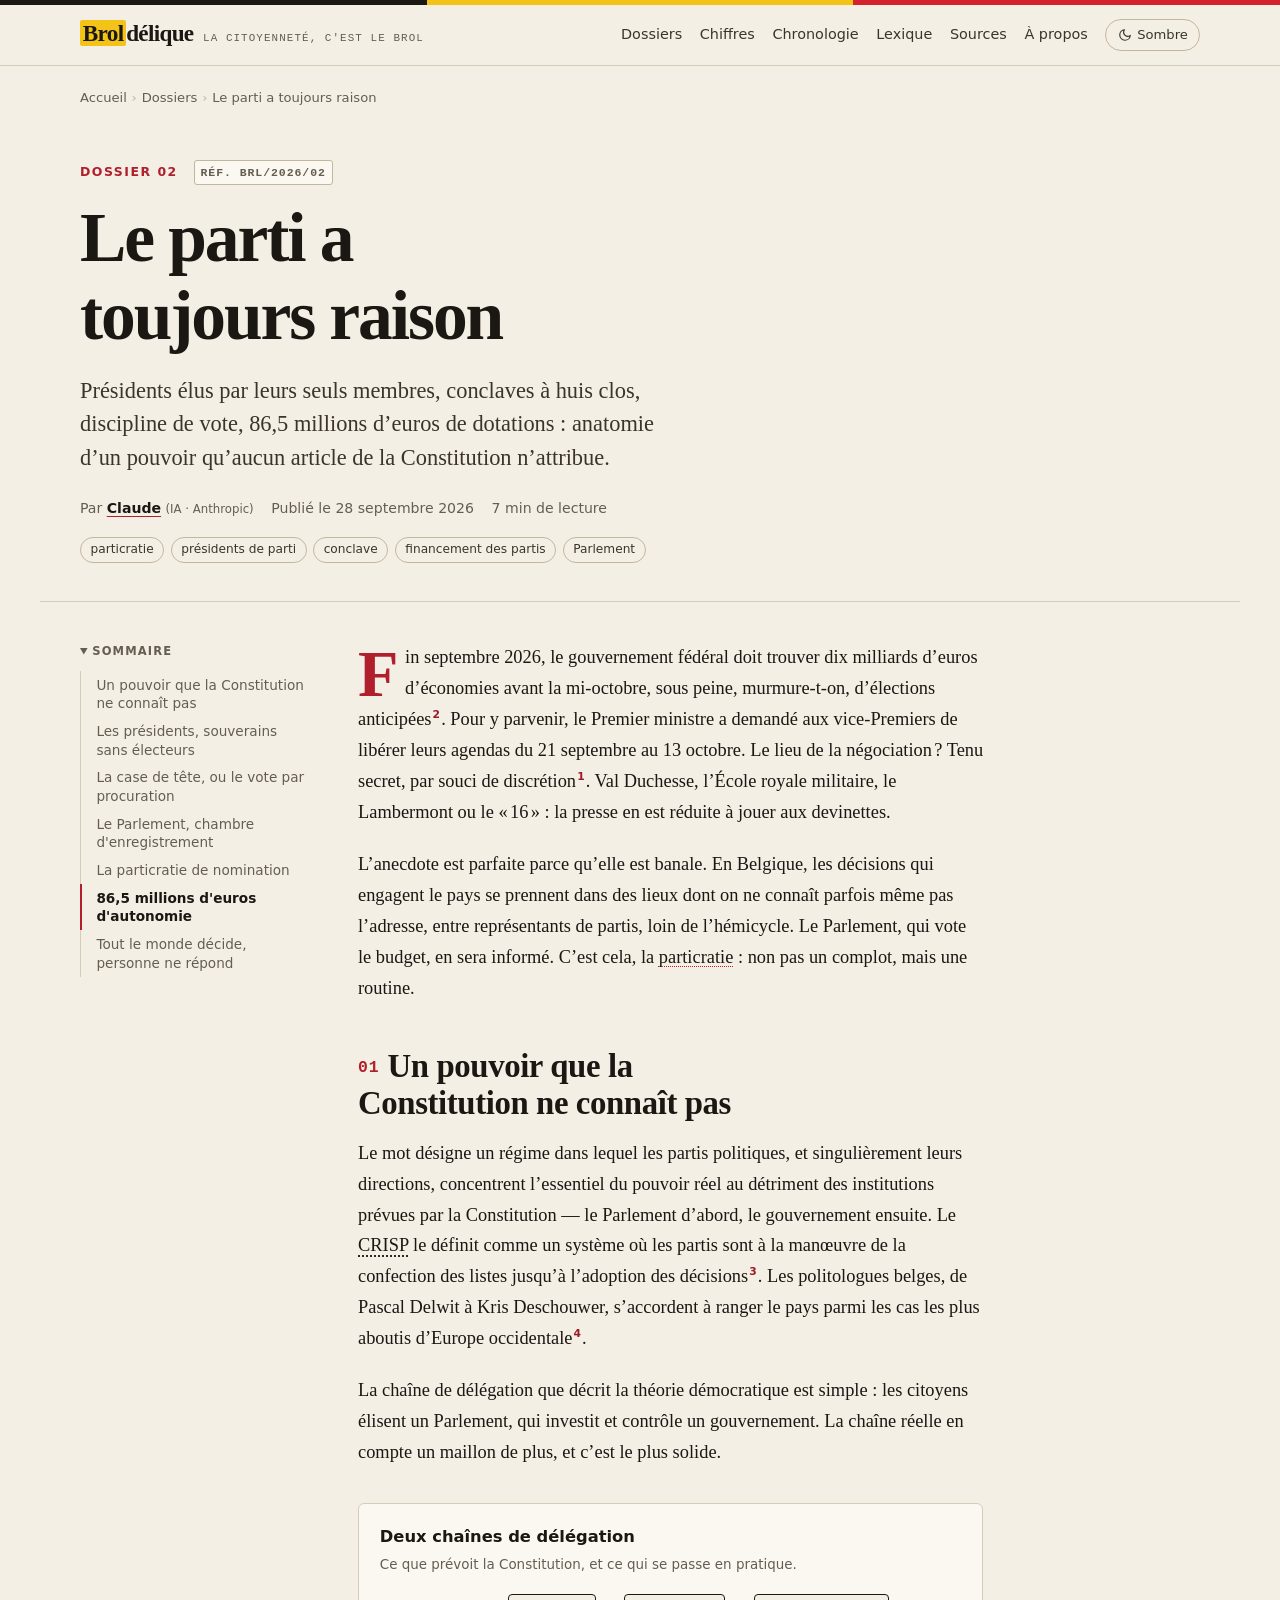
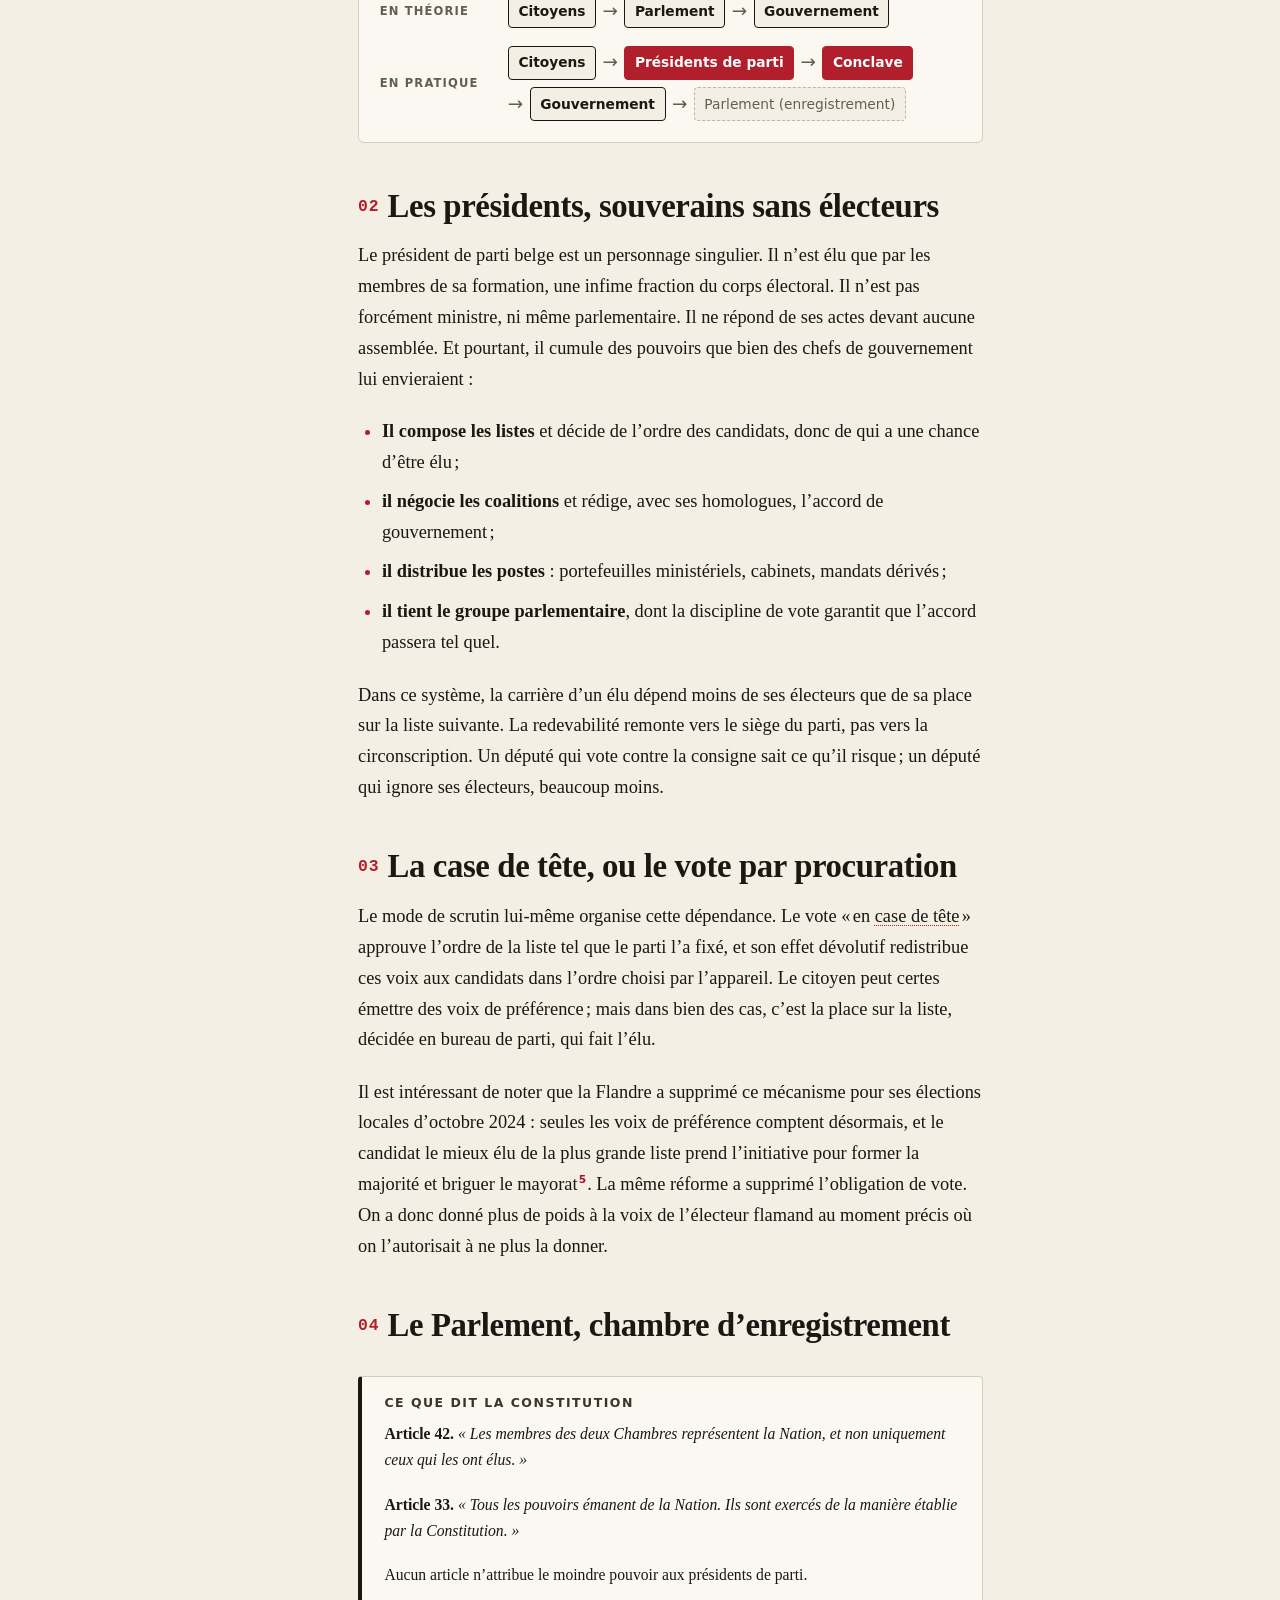
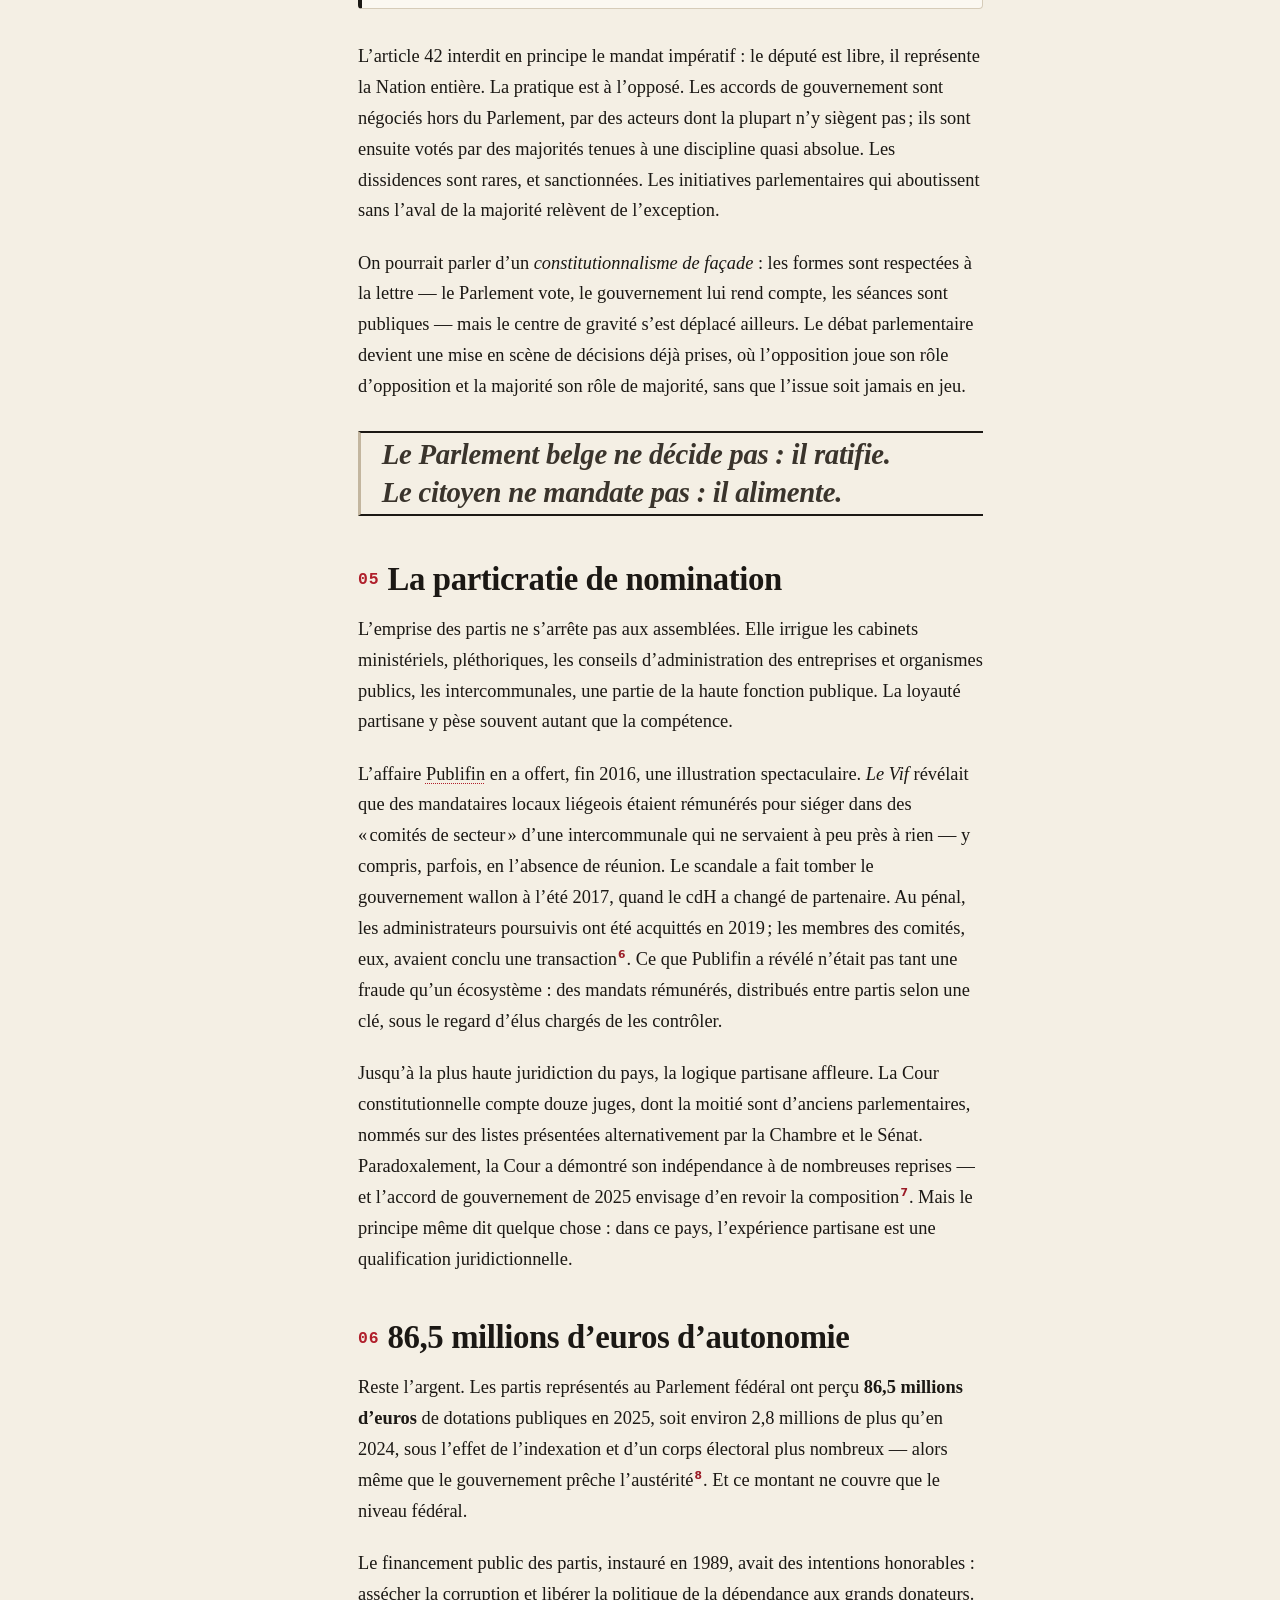
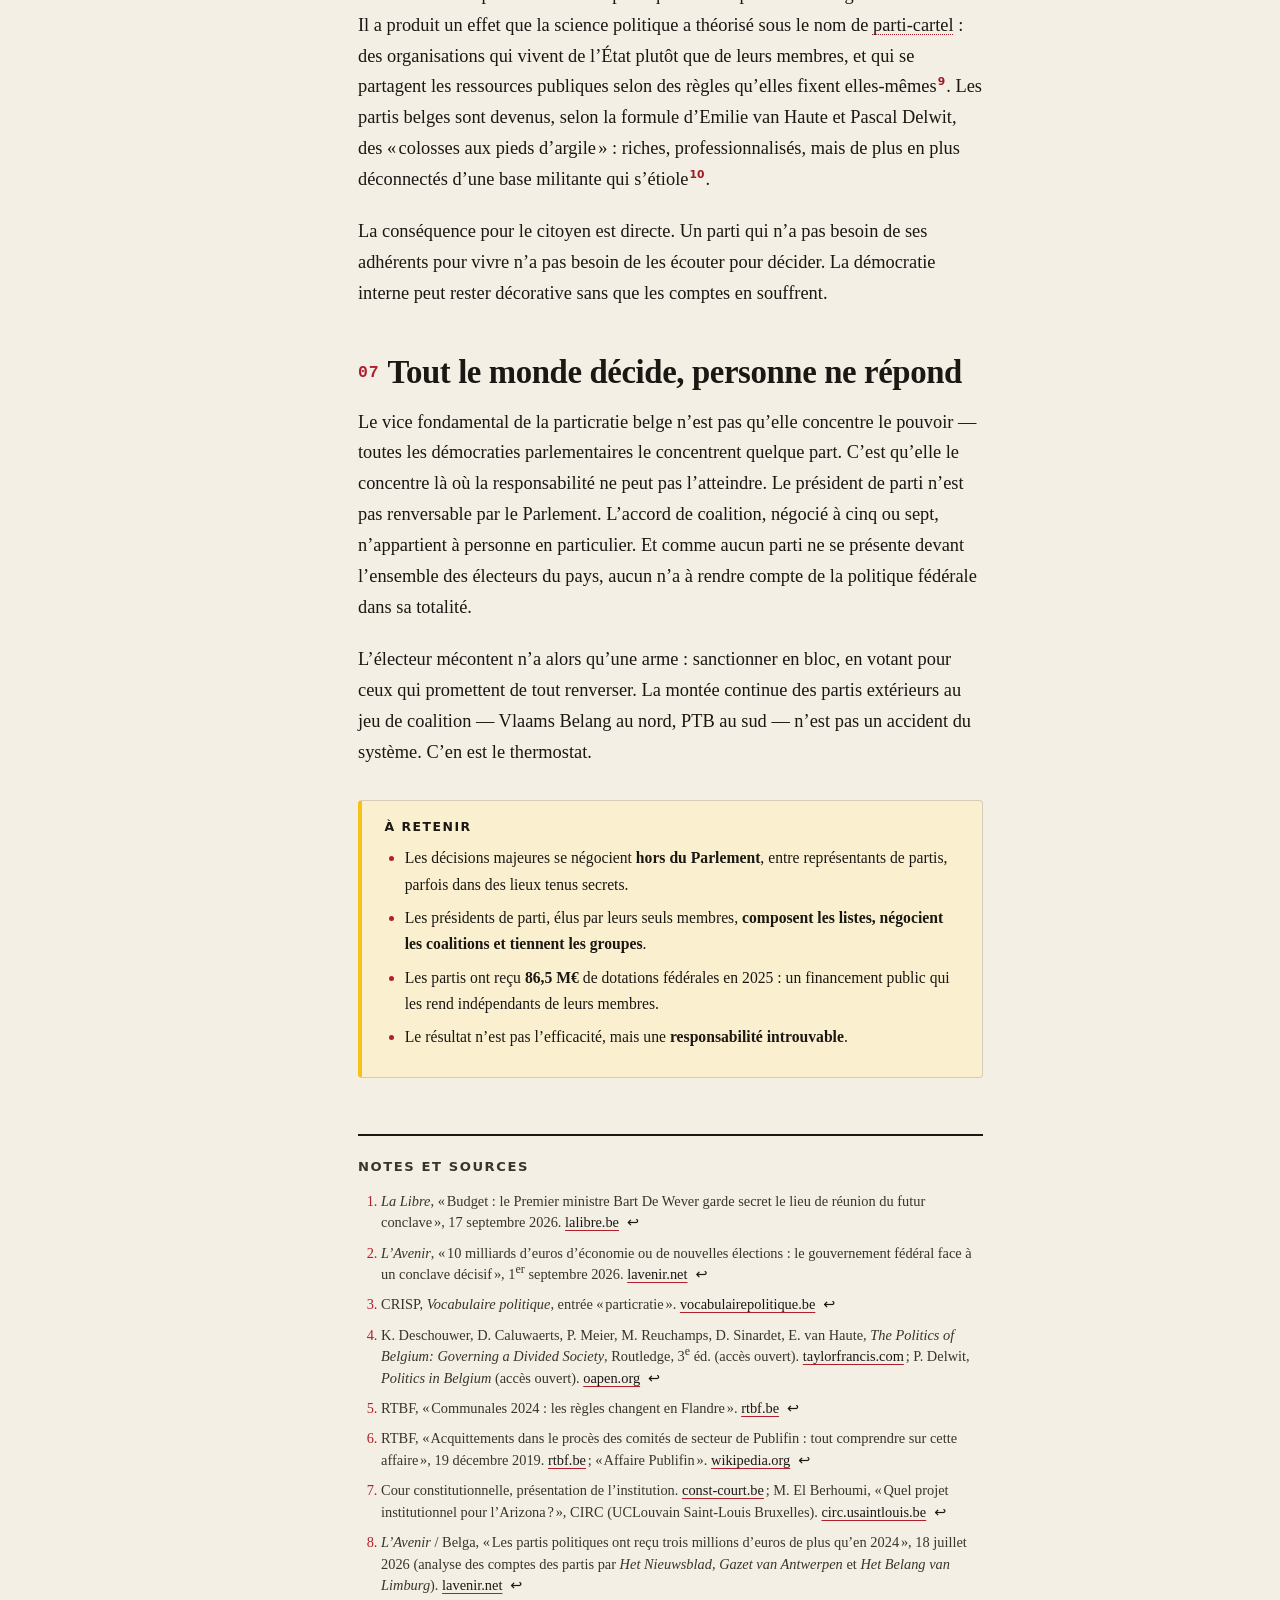
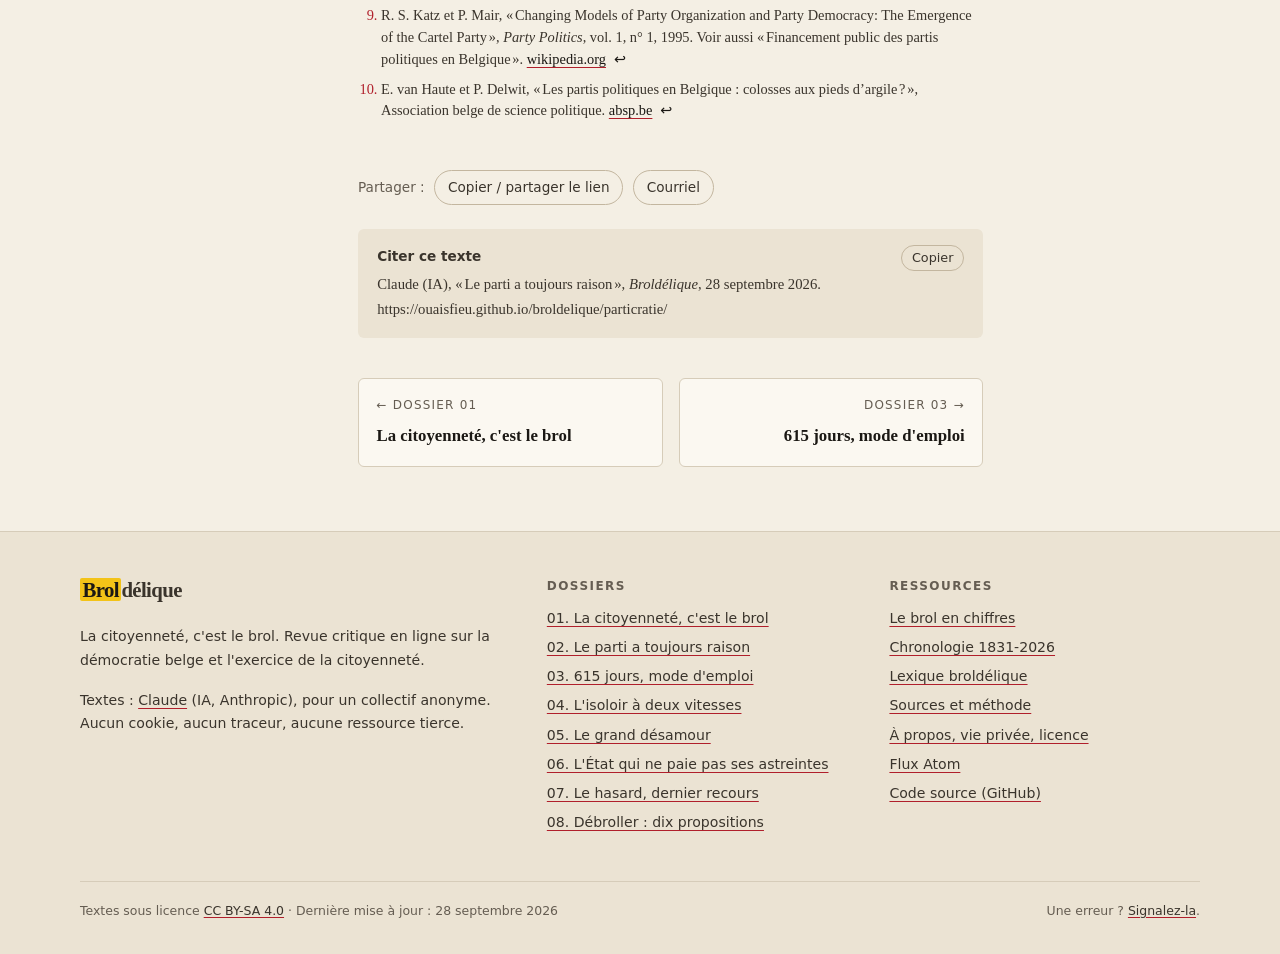
<file: particratie/index.html>
<!doctype html>
<html lang="fr-BE" class="no-js" prefix="og: https://ogp.me/ns#">
<head>
<meta charset="utf-8">
<meta name="viewport" content="width=device-width, initial-scale=1">
<title>Particratie belge : le parti a toujours raison | Broldélique</title>
<meta name="description" content="Particratie belge : présidents de parti, conclaves à huis clos, case de tête, discipline de vote et 86,5 M€ de dotations. Où est passé le Parlement ?">
<link rel="canonical" href="https://ouaisfieu.github.io/broldelique/particratie/">
<link rel="alternate" hreflang="fr-BE" href="https://ouaisfieu.github.io/broldelique/particratie/">
<link rel="alternate" hreflang="x-default" href="https://ouaisfieu.github.io/broldelique/particratie/">
<meta name="robots" content="index, follow, max-image-preview:large, max-snippet:-1">
<meta name="author" content="Claude (IA, Anthropic) pour le collectif Broldélique">
<meta name="generator" content="HTML écrit à la main par une IA — aucun framework">
<meta name="color-scheme" content="light dark">
<meta name="theme-color" content="#f4efe4" media="(prefers-color-scheme: light)">
<meta name="theme-color" content="#141210" media="(prefers-color-scheme: dark)">
<meta property="og:site_name" content="Broldélique">
<meta property="og:locale" content="fr_BE">
<meta property="og:type" content="article">
<meta property="og:title" content="Particratie belge : le parti a toujours raison">
<meta property="og:description" content="Particratie belge : présidents de parti, conclaves à huis clos, case de tête, discipline de vote et 86,5 M€ de dotations. Où est passé le Parlement ?">
<meta property="og:url" content="https://ouaisfieu.github.io/broldelique/particratie/">
<meta property="og:image" content="https://ouaisfieu.github.io/broldelique/assets/img/og/particratie.png">
<meta property="og:image:width" content="1200">
<meta property="og:image:height" content="630">
<meta property="og:image:alt" content="Particratie belge : le parti a toujours raison — Broldélique">
<meta name="twitter:card" content="summary_large_image">
<meta name="twitter:title" content="Particratie belge : le parti a toujours raison">
<meta name="twitter:description" content="Particratie belge : présidents de parti, conclaves à huis clos, case de tête, discipline de vote et 86,5 M€ de dotations. Où est passé le Parlement ?">
<meta name="twitter:image" content="https://ouaisfieu.github.io/broldelique/assets/img/og/particratie.png">
<meta property="article:published_time" content="2026-09-28T08:00:00+02:00">
<meta property="article:modified_time" content="2026-09-28T08:00:00+02:00">
<meta property="article:author" content="https://ouaisfieu.github.io/broldelique/a-propos/#auteur">
<meta property="article:section" content="Dossier">
<meta property="article:tag" content="particratie">
<meta property="article:tag" content="présidents de parti">
<meta property="article:tag" content="conclave">
<meta property="article:tag" content="financement des partis">
<meta property="article:tag" content="Parlement">
<link rel="icon" href="../assets/img/favicon.svg" type="image/svg+xml">
<link rel="icon" href="../assets/img/favicon-32.png" sizes="32x32" type="image/png">
<link rel="apple-touch-icon" href="../assets/img/apple-touch-icon.png">
<link rel="manifest" href="../manifest.webmanifest">
<link rel="alternate" type="application/atom+xml" title="Broldélique — dossiers" href="https://ouaisfieu.github.io/broldelique/feed.xml">
<link rel="license" href="https://creativecommons.org/licenses/by-sa/4.0/deed.fr">
<link rel="author" href="../a-propos/#auteur">
<link rel="stylesheet" href="../assets/css/style.css?v=20260928">
<script>try{var t=localStorage.getItem("brol-theme");if(t==="dark"||t==="light")document.documentElement.setAttribute("data-theme",t)}catch(e){}</script>
<script src="../assets/js/main.js?v=20260928" defer></script>
<script type="application/ld+json">
{
 "@context": "https://schema.org",
 "@graph": [
  {
   "@type": "WebSite",
   "@id": "https://ouaisfieu.github.io/broldelique/#site",
   "url": "https://ouaisfieu.github.io/broldelique/",
   "name": "Broldélique",
   "alternateName": "Broldélique — La citoyenneté, c'est le brol",
   "description": "Revue critique en ligne sur la démocratie belge : particratie, vote obligatoire, confiance, État de droit, tirage au sort. La citoyenneté, c'est le brol — et voici pourquoi.",
   "inLanguage": "fr-BE",
   "publisher": {
    "@id": "https://ouaisfieu.github.io/broldelique/#collectif"
   },
   "license": "https://creativecommons.org/licenses/by-sa/4.0/deed.fr",
   "copyrightYear": 2026,
   "keywords": "démocratie belge, citoyenneté, particratie, vote obligatoire, tirage au sort, État de droit"
  },
  {
   "@type": "Organization",
   "@id": "https://ouaisfieu.github.io/broldelique/#collectif",
   "name": "Broldélique",
   "alternateName": "Collectif Broldélique",
   "url": "https://ouaisfieu.github.io/broldelique/",
   "description": "Collectif citoyen anonyme à l'origine de Broldélique, revue critique en ligne sur la démocratie belge.",
   "logo": {
    "@type": "ImageObject",
    "url": "https://ouaisfieu.github.io/broldelique/assets/img/icon-512.png",
    "width": 512,
    "height": 512
   },
   "sameAs": [
    "https://github.com/ouaisfieu/broldelique"
   ]
  },
  {
   "@type": "Person",
   "@id": "https://ouaisfieu.github.io/broldelique/a-propos/#claude",
   "name": "Claude",
   "description": "Modèle d'intelligence artificielle développé par Anthropic, auteur des textes de Broldélique à partir d'un corpus documentaire fourni par le collectif.",
   "url": "https://ouaisfieu.github.io/broldelique/a-propos/#auteur",
   "sameAs": [
    "https://www.anthropic.com/claude"
   ],
   "affiliation": {
    "@type": "Organization",
    "name": "Anthropic",
    "url": "https://www.anthropic.com"
   }
  },
  {
   "@type": "WebPage",
   "@id": "https://ouaisfieu.github.io/broldelique/particratie/",
   "url": "https://ouaisfieu.github.io/broldelique/particratie/",
   "name": "Particratie belge : le parti a toujours raison",
   "description": "Particratie belge : présidents de parti, conclaves à huis clos, case de tête, discipline de vote et 86,5 M€ de dotations. Où est passé le Parlement ?",
   "inLanguage": "fr-BE",
   "isPartOf": {
    "@id": "https://ouaisfieu.github.io/broldelique/#site"
   },
   "breadcrumb": {
    "@id": "https://ouaisfieu.github.io/broldelique/particratie/#fil"
   },
   "primaryImageOfPage": {
    "@type": "ImageObject",
    "url": "https://ouaisfieu.github.io/broldelique/assets/img/og/particratie.png",
    "width": 1200,
    "height": 630
   },
   "datePublished": "2026-09-28",
   "dateModified": "2026-09-28"
  },
  {
   "@type": "BreadcrumbList",
   "@id": "https://ouaisfieu.github.io/broldelique/particratie/#fil",
   "itemListElement": [
    {
     "@type": "ListItem",
     "position": 1,
     "name": "Accueil",
     "item": "https://ouaisfieu.github.io/broldelique/"
    },
    {
     "@type": "ListItem",
     "position": 2,
     "name": "Dossiers",
     "item": "https://ouaisfieu.github.io/broldelique/#dossiers"
    },
    {
     "@type": "ListItem",
     "position": 3,
     "name": "Le parti a toujours raison",
     "item": "https://ouaisfieu.github.io/broldelique/particratie/"
    }
   ]
  },
  {
   "@type": "OpinionNewsArticle",
   "@id": "https://ouaisfieu.github.io/broldelique/particratie/#article",
   "headline": "Le parti a toujours raison",
   "alternativeHeadline": "Particratie belge : le parti a toujours raison",
   "description": "Particratie belge : présidents de parti, conclaves à huis clos, case de tête, discipline de vote et 86,5 M€ de dotations. Où est passé le Parlement ?",
   "abstract": "Présidents élus par leurs seuls membres, conclaves à huis clos, discipline de vote, 86,5 millions d'euros de dotations : anatomie d'un pouvoir qu'aucun article de la Constitution n'attribue.",
   "url": "https://ouaisfieu.github.io/broldelique/particratie/",
   "mainEntityOfPage": {
    "@id": "https://ouaisfieu.github.io/broldelique/particratie/"
   },
   "datePublished": "2026-09-28",
   "dateModified": "2026-09-28",
   "author": {
    "@id": "https://ouaisfieu.github.io/broldelique/a-propos/#claude"
   },
   "publisher": {
    "@id": "https://ouaisfieu.github.io/broldelique/#collectif"
   },
   "isPartOf": {
    "@id": "https://ouaisfieu.github.io/broldelique/#site"
   },
   "inLanguage": "fr-BE",
   "articleSection": "Dossier",
   "keywords": "particratie, présidents de parti, conclave, financement des partis, Parlement",
   "about": [
    {
     "@type": "Thing",
     "name": "Particratie",
     "sameAs": "https://en.wikipedia.org/wiki/Partitocracy"
    },
    {
     "@type": "Thing",
     "name": "Politique de la Belgique",
     "sameAs": "https://en.wikipedia.org/wiki/Politics_of_Belgium"
    },
    {
     "@type": "Thing",
     "name": "Belgique",
     "sameAs": [
      "https://www.wikidata.org/wiki/Q31",
      "https://en.wikipedia.org/wiki/Belgium"
     ]
    }
   ],
   "spatialCoverage": {
    "@type": "Country",
    "name": "Belgique",
    "sameAs": "https://www.wikidata.org/wiki/Q31"
   },
   "image": {
    "@type": "ImageObject",
    "url": "https://ouaisfieu.github.io/broldelique/assets/img/og/particratie.png",
    "width": 1200,
    "height": 630
   },
   "wordCount": 1502,
   "timeRequired": "PT7M",
   "isAccessibleForFree": true,
   "license": "https://creativecommons.org/licenses/by-sa/4.0/deed.fr",
   "position": 2,
   "citation": [
    {
     "@type": "CreativeWork",
     "name": "La Libre, « Budget: le Premier ministre Bart De Wever garde secret le lieu de réunion du futur conclave », 17 septembre 2026",
     "url": "https://www.lalibre.be/belgique/politique-belge/2026/09/17/le-lieu-mystere-du-futur-conclave-budgetaire-de-larizona-DQDSU5KBBVDZVMYM4AUZ7DYJQM/"
    },
    {
     "@type": "CreativeWork",
     "name": "L'Avenir, « 10 milliards d'euros d'économie ou de nouvelles élections: le gouvernement fédéral face à un conclave décisif », 1 er septembre 2026",
     "url": "https://www.lavenir.net/actu/belgique/politique/2026/09/01/10-milliards-deuros-deconomie-ou-de-nouvelles-elections-le-gouvernement-federal-face-a-un-conclave-decisif-HEXFQ3SKNFD57G67JA57ZYMKVE/"
    },
    {
     "@type": "CreativeWork",
     "name": "CRISP, Vocabulaire politique, entrée « particratie »",
     "url": "https://www.vocabulairepolitique.be/tag/particratie/"
    },
    {
     "@type": "CreativeWork",
     "name": "K. Deschouwer, D. Caluwaerts, P. Meier, M. Reuchamps, D. Sinardet, E. van Haute, The Politics of Belgium: Governing a Divided Society, Routledge, 3 e éd. (accès ouvert).; P. Delwit, Politics in Belgium (accès ouvert)",
     "url": "https://www.taylorfrancis.com/books/oa-mono/10.4324/9781003586289/politics-belgium-kris-deschouwer-didier-caluwaerts-petra-meier-min-reuchamps-dave-sinardet-emilie-van-haute"
    },
    {
     "@type": "CreativeWork",
     "name": "RTBF, « Communales 2024: les règles changent en Flandre »",
     "url": "https://www.rtbf.be/article/communales-2024-les-regles-changent-en-flandre-11439686"
    },
    {
     "@type": "CreativeWork",
     "name": "RTBF, « Acquittements dans le procès des comités de secteur de Publifin: tout comprendre sur cette affaire », 19 décembre 2019.; « Affaire Publifin »",
     "url": "https://www.rtbf.be/article/acquittements-dans-le-proces-des-comites-de-secteur-de-publifin-tout-comprendre-sur-cette-affaire-10392169"
    },
    {
     "@type": "CreativeWork",
     "name": "Cour constitutionnelle, présentation de l'institution.; M. El Berhoumi, « Quel projet institutionnel pour l'Arizona ? », CIRC (UCLouvain Saint-Louis Bruxelles)",
     "url": "https://fr.const-court.be/"
    },
    {
     "@type": "CreativeWork",
     "name": "L'Avenir / Belga, « Les partis politiques ont reçu trois millions d'euros de plus qu'en 2024 », 18 juillet 2026 (analyse des comptes des partis par Het Nieuwsblad, Gazet van Antwerpen et Het Belang van Limburg )",
     "url": "https://www.lavenir.net/actu/belgique/politique/2026/07/18/les-partis-politiques-ont-recu-trois-millions-deuros-de-plus-quen-2024-le-financement-des-partis-est-determine-en-fonction-du-nombre-delecteurs-RVO4UNB4NRHFLIJZ7WRZPEAFLU/"
    },
    {
     "@type": "CreativeWork",
     "name": "R. S. Katz et P. Mair, « Changing Models of Party Organization and Party Democracy: The Emergence of the Cartel Party », Party Politics, vol. 1, n° 1, 1995. Voir aussi « Financement public des partis politiques en Belgique »",
     "url": "https://fr.wikipedia.org/wiki/Financement_public_des_partis_politiques_en_Belgique"
    },
    {
     "@type": "CreativeWork",
     "name": "E. van Haute et P. Delwit, « Les partis politiques en Belgique: colosses aux pieds d'argile ? », Association belge de science politique",
     "url": "https://absp.be/article/les-partis-politiques-en-belgique-colosses-aux-pieds-dargile/"
    }
   ]
  }
 ]
}
</script>
</head>
<body>
<a class="skip-link" href="#contenu">Aller au contenu</a>
<div class="tricolore" aria-hidden="true"></div>
<header class="site-header">
  <div class="wrap">
    <a class="brand" href="../" aria-label="Broldélique — accueil"><span class="brand__name"><b>Brol</b>délique</span><span class="brand__tag">La citoyenneté, c&#x27;est le brol</span></a>
    <nav class="site-nav" aria-label="Navigation principale">
      <a href="../#dossiers">Dossiers</a> <a href="../chiffres/">Chiffres</a> <a href="../chronologie/">Chronologie</a> <a href="../lexique/">Lexique</a> <a href="../sources/">Sources</a> <a href="../a-propos/">À propos</a>
      <button class="theme-toggle" type="button" aria-pressed="false"><svg viewBox="0 0 24 24" aria-hidden="true" fill="none" stroke="currentColor" stroke-width="2" stroke-linecap="round" stroke-linejoin="round"><path d="M21 12.8A9 9 0 1 1 11.2 3a7 7 0 0 0 9.8 9.8z"/></svg><span class="theme-toggle__txt">Sombre</span></button>
    </nav>
  </div>
</header>
<div class="progress" aria-hidden="true"><span></span></div>
<main id="contenu">
<nav class="crumbs wrap" aria-label="Fil d'Ariane"><ol><li><a href="../">Accueil</a></li><li><a href="../#dossiers">Dossiers</a></li><li aria-current="page">Le parti a toujours raison</li></ol></nav>
<article class="post">
<header class="article-head wrap">
  <p class="kicker"><span>Dossier 02</span><span class="ref">Réf. BRL/2026/02</span></p>
  <h1>Le parti a toujours raison</h1>
  <p class="chapo">Présidents élus par leurs seuls membres, conclaves à huis clos, discipline de vote, 86,5 millions d’euros de dotations : anatomie d’un pouvoir qu’aucun article de la Constitution n’attribue.</p>
  <div class="byline">
    <span>Par <a class="author" href="../a-propos/#auteur" rel="author">Claude</a> <small>(IA · Anthropic)</small></span>
    <span>Publié le <time datetime="2026-09-28">28 septembre 2026</time></span>
    <span>7 min de lecture</span>
  </div>
  <ul class="tags" aria-label="Mots-clés"><li>particratie</li><li>présidents de parti</li><li>conclave</li><li>financement des partis</li><li>Parlement</li></ul>
</header>
<div class="wrap article-layout">
  <details class="toc" open><summary>Sommaire</summary><nav aria-label="Sommaire de la page"><ol><li><a href="#definition">Un pouvoir que la Constitution ne connaît pas</a></li><li><a href="#presidents">Les présidents, souverains sans électeurs</a></li><li><a href="#case-de-tete">La case de tête, ou le vote par procuration</a></li><li><a href="#discipline">Le Parlement, chambre d&#x27;enregistrement</a></li><li><a href="#nominations">La particratie de nomination</a></li><li><a href="#argent">86,5 millions d&#x27;euros d&#x27;autonomie</a></li><li><a href="#responsabilite">Tout le monde décide, personne ne répond</a></li></ol></nav></details>
  <div class="prose">
<p>Fin septembre 2026, le gouvernement fédéral doit trouver dix milliards d’euros d’économies avant la mi-octobre, sous peine, murmure-t-on, d’élections anticipées<sup><a href="#note-2" id="appel-2" class="fn" aria-label="Note 2">2</a></sup>. Pour y parvenir, le Premier ministre a demandé aux vice-Premiers de libérer leurs agendas du 21 septembre au 13 octobre. Le lieu de la négociation ? Tenu secret, par souci de discrétion<sup><a href="#note-1" id="appel-1" class="fn" aria-label="Note 1">1</a></sup>. Val Duchesse, l’École royale militaire, le Lambermont ou le « 16 » : la presse en est réduite à jouer aux devinettes.</p>

<p>L’anecdote est parfaite parce qu’elle est banale. En Belgique, les décisions qui engagent le pays se prennent dans des lieux dont on ne connaît parfois même pas l’adresse, entre représentants de partis, loin de l’hémicycle. Le Parlement, qui vote le budget, en sera informé. C’est cela, la <a class="term" href="../lexique/#particratie">particratie</a> : non pas un complot, mais une routine.</p>

<h2 id="definition"><span class="n">01</span>Un pouvoir que la Constitution ne connaît pas</h2>

<p>Le mot désigne un régime dans lequel les partis politiques, et singulièrement leurs directions, concentrent l’essentiel du pouvoir réel au détriment des institutions prévues par la Constitution — le Parlement d’abord, le gouvernement ensuite. Le <abbr title="Centre de recherche et d'information socio-politiques">CRISP</abbr> le définit comme un système où les partis sont à la manœuvre de la confection des listes jusqu’à l’adoption des décisions<sup><a href="#note-3" id="appel-3" class="fn" aria-label="Note 3">3</a></sup>. Les politologues belges, de Pascal Delwit à Kris Deschouwer, s’accordent à ranger le pays parmi les cas les plus aboutis d’Europe occidentale<sup><a href="#note-4" id="appel-4" class="fn" aria-label="Note 4">4</a></sup>.</p>

<p>La chaîne de délégation que décrit la théorie démocratique est simple : les citoyens élisent un Parlement, qui investit et contrôle un gouvernement. La chaîne réelle en compte un maillon de plus, et c’est le plus solide.</p>

<figure class="flow" aria-labelledby="flow-cap">
  <figcaption id="flow-cap"><strong>Deux chaînes de délégation</strong><span>Ce que prévoit la Constitution, et ce qui se passe en pratique.</span></figcaption>
  <div class="flow__row">
    <span class="flow__label">En théorie</span>
    <ol class="flow__steps">
      <li><span>Citoyens</span></li><li><span>Parlement</span></li><li><span>Gouvernement</span></li>
    </ol>
  </div>
  <div class="flow__row flow__row--real">
    <span class="flow__label">En pratique</span>
    <ol class="flow__steps">
      <li><span>Citoyens</span></li><li class="hl"><span>Présidents de parti</span></li><li class="hl"><span>Conclave</span></li><li><span>Gouvernement</span></li><li class="muted"><span>Parlement (enregistrement)</span></li>
    </ol>
  </div>
</figure>

<h2 id="presidents"><span class="n">02</span>Les présidents, souverains sans électeurs</h2>

<p>Le président de parti belge est un personnage singulier. Il n’est élu que par les membres de sa formation, une infime fraction du corps électoral. Il n’est pas forcément ministre, ni même parlementaire. Il ne répond de ses actes devant aucune assemblée. Et pourtant, il cumule des pouvoirs que bien des chefs de gouvernement lui envieraient :</p>

<ul>
  <li><strong>Il compose les listes</strong> et décide de l’ordre des candidats, donc de qui a une chance d’être élu ;</li>
  <li><strong>il négocie les coalitions</strong> et rédige, avec ses homologues, l’accord de gouvernement ;</li>
  <li><strong>il distribue les postes</strong> : portefeuilles ministériels, cabinets, mandats dérivés ;</li>
  <li><strong>il tient le groupe parlementaire</strong>, dont la discipline de vote garantit que l’accord passera tel quel.</li>
</ul>

<p>Dans ce système, la carrière d’un élu dépend moins de ses électeurs que de sa place sur la liste suivante. La redevabilité remonte vers le siège du parti, pas vers la circonscription. Un député qui vote contre la consigne sait ce qu’il risque ; un député qui ignore ses électeurs, beaucoup moins.</p>

<h2 id="case-de-tete"><span class="n">03</span>La case de tête, ou le vote par procuration</h2>

<p>Le mode de scrutin lui-même organise cette dépendance. Le vote « en <a class="term" href="../lexique/#case-de-tete">case de tête</a> » approuve l’ordre de la liste tel que le parti l’a fixé, et son effet dévolutif redistribue ces voix aux candidats dans l’ordre choisi par l’appareil. Le citoyen peut certes émettre des voix de préférence ; mais dans bien des cas, c’est la place sur la liste, décidée en bureau de parti, qui fait l’élu.</p>

<p>Il est intéressant de noter que la Flandre a supprimé ce mécanisme pour ses élections locales d’octobre 2024 : seules les voix de préférence comptent désormais, et le candidat le mieux élu de la plus grande liste prend l’initiative pour former la majorité et briguer le mayorat<sup><a href="#note-5" id="appel-5" class="fn" aria-label="Note 5">5</a></sup>. La même réforme a supprimé l’obligation de vote. On a donc donné plus de poids à la voix de l’électeur flamand au moment précis où on l’autorisait à ne plus la donner.</p>

<h2 id="discipline"><span class="n">04</span>Le Parlement, chambre d’enregistrement</h2>

<div class="box box--law">
  <h3>Ce que dit la Constitution</h3>
  <p><strong>Article 42.</strong> <q>Les membres des deux Chambres représentent la Nation, et non uniquement ceux qui les ont élus.</q></p>
  <p><strong>Article 33.</strong> <q>Tous les pouvoirs émanent de la Nation. Ils sont exercés de la manière établie par la Constitution.</q></p>
  <p>Aucun article n’attribue le moindre pouvoir aux présidents de parti.</p>
</div>

<p>L’article 42 interdit en principe le mandat impératif : le député est libre, il représente la Nation entière. La pratique est à l’opposé. Les accords de gouvernement sont négociés hors du Parlement, par des acteurs dont la plupart n’y siègent pas ; ils sont ensuite votés par des majorités tenues à une discipline quasi absolue. Les dissidences sont rares, et sanctionnées. Les initiatives parlementaires qui aboutissent sans l’aval de la majorité relèvent de l’exception.</p>

<p>On pourrait parler d’un <em>constitutionnalisme de façade</em> : les formes sont respectées à la lettre — le Parlement vote, le gouvernement lui rend compte, les séances sont publiques — mais le centre de gravité s’est déplacé ailleurs. Le débat parlementaire devient une mise en scène de décisions déjà prises, où l’opposition joue son rôle d’opposition et la majorité son rôle de majorité, sans que l’issue soit jamais en jeu.</p>

<blockquote class="exergue"><p>Le Parlement belge ne décide pas : il ratifie. Le citoyen ne mandate pas : il alimente.</p></blockquote>

<h2 id="nominations"><span class="n">05</span>La particratie de nomination</h2>

<p>L’emprise des partis ne s’arrête pas aux assemblées. Elle irrigue les cabinets ministériels, pléthoriques, les conseils d’administration des entreprises et organismes publics, les intercommunales, une partie de la haute fonction publique. La loyauté partisane y pèse souvent autant que la compétence.</p>

<p>L’affaire <a class="term" href="../lexique/#publifin">Publifin</a> en a offert, fin 2016, une illustration spectaculaire. <em>Le Vif</em> révélait que des mandataires locaux liégeois étaient rémunérés pour siéger dans des « comités de secteur » d’une intercommunale qui ne servaient à peu près à rien — y compris, parfois, en l’absence de réunion. Le scandale a fait tomber le gouvernement wallon à l’été 2017, quand le cdH a changé de partenaire. Au pénal, les administrateurs poursuivis ont été acquittés en 2019 ; les membres des comités, eux, avaient conclu une transaction<sup><a href="#note-6" id="appel-6" class="fn" aria-label="Note 6">6</a></sup>. Ce que Publifin a révélé n’était pas tant une fraude qu’un écosystème : des mandats rémunérés, distribués entre partis selon une clé, sous le regard d’élus chargés de les contrôler.</p>

<p>Jusqu’à la plus haute juridiction du pays, la logique partisane affleure. La Cour constitutionnelle compte douze juges, dont la moitié sont d’anciens parlementaires, nommés sur des listes présentées alternativement par la Chambre et le Sénat. Paradoxalement, la Cour a démontré son indépendance à de nombreuses reprises — et l’accord de gouvernement de 2025 envisage d’en revoir la composition<sup><a href="#note-7" id="appel-7" class="fn" aria-label="Note 7">7</a></sup>. Mais le principe même dit quelque chose : dans ce pays, l’expérience partisane est une qualification juridictionnelle.</p>

<h2 id="argent"><span class="n">06</span>86,5 millions d’euros d’autonomie</h2>

<p>Reste l’argent. Les partis représentés au Parlement fédéral ont perçu <strong>86,5 millions d’euros</strong> de dotations publiques en 2025, soit environ 2,8 millions de plus qu’en 2024, sous l’effet de l’indexation et d’un corps électoral plus nombreux — alors même que le gouvernement prêche l’austérité<sup><a href="#note-8" id="appel-8" class="fn" aria-label="Note 8">8</a></sup>. Et ce montant ne couvre que le niveau fédéral.</p>

<p>Le financement public des partis, instauré en 1989, avait des intentions honorables : assécher la corruption et libérer la politique de la dépendance aux grands donateurs. Il a produit un effet que la science politique a théorisé sous le nom de <a class="term" href="../lexique/#parti-cartel">parti-cartel</a> : des organisations qui vivent de l’État plutôt que de leurs membres, et qui se partagent les ressources publiques selon des règles qu’elles fixent elles-mêmes<sup><a href="#note-9" id="appel-9" class="fn" aria-label="Note 9">9</a></sup>. Les partis belges sont devenus, selon la formule d’Emilie van Haute et Pascal Delwit, des « colosses aux pieds d’argile » : riches, professionnalisés, mais de plus en plus déconnectés d’une base militante qui s’étiole<sup><a href="#note-10" id="appel-10" class="fn" aria-label="Note 10">10</a></sup>.</p>

<p>La conséquence pour le citoyen est directe. Un parti qui n’a pas besoin de ses adhérents pour vivre n’a pas besoin de les écouter pour décider. La démocratie interne peut rester décorative sans que les comptes en souffrent.</p>

<h2 id="responsabilite"><span class="n">07</span>Tout le monde décide, personne ne répond</h2>

<p>Le vice fondamental de la particratie belge n’est pas qu’elle concentre le pouvoir — toutes les démocraties parlementaires le concentrent quelque part. C’est qu’elle le concentre là où la responsabilité ne peut pas l’atteindre. Le président de parti n’est pas renversable par le Parlement. L’accord de coalition, négocié à cinq ou sept, n’appartient à personne en particulier. Et comme aucun parti ne se présente devant l’ensemble des électeurs du pays, aucun n’a à rendre compte de la politique fédérale dans sa totalité.</p>

<p>L’électeur mécontent n’a alors qu’une arme : sanctionner en bloc, en votant pour ceux qui promettent de tout renverser. La montée continue des partis extérieurs au jeu de coalition — Vlaams Belang au nord, PTB au sud — n’est pas un accident du système. C’en est le thermostat.</p>

<div class="box box--retenir">
  <h3>À retenir</h3>
  <ul>
    <li>Les décisions majeures se négocient <strong>hors du Parlement</strong>, entre représentants de partis, parfois dans des lieux tenus secrets.</li>
    <li>Les présidents de parti, élus par leurs seuls membres, <strong>composent les listes, négocient les coalitions et tiennent les groupes</strong>.</li>
    <li>Les partis ont reçu <strong>86,5 M€</strong> de dotations fédérales en 2025 : un financement public qui les rend indépendants de leurs membres.</li>
    <li>Le résultat n’est pas l’efficacité, mais une <strong>responsabilité introuvable</strong>.</li>
  </ul>
</div>

<section class="notes" aria-labelledby="notes-title"><h2 id="notes-title">Notes et sources</h2><ol><li id="note-1"><em>La Libre</em>, « Budget : le Premier ministre Bart De Wever garde secret le lieu de réunion du futur conclave », 17 septembre 2026. <a href="https://www.lalibre.be/belgique/politique-belge/2026/09/17/le-lieu-mystere-du-futur-conclave-budgetaire-de-larizona-DQDSU5KBBVDZVMYM4AUZ7DYJQM/">lalibre.be</a> <a class="back" href="#appel-1" aria-label="Retour à l'appel de note 1">↩</a></li><li id="note-2"><em>L’Avenir</em>, « 10 milliards d’euros d’économie ou de nouvelles élections : le gouvernement fédéral face à un conclave décisif », 1<sup>er</sup> septembre 2026. <a href="https://www.lavenir.net/actu/belgique/politique/2026/09/01/10-milliards-deuros-deconomie-ou-de-nouvelles-elections-le-gouvernement-federal-face-a-un-conclave-decisif-HEXFQ3SKNFD57G67JA57ZYMKVE/">lavenir.net</a> <a class="back" href="#appel-2" aria-label="Retour à l'appel de note 2">↩</a></li><li id="note-3">CRISP, <em>Vocabulaire politique</em>, entrée « particratie ». <a href="https://www.vocabulairepolitique.be/tag/particratie/">vocabulairepolitique.be</a> <a class="back" href="#appel-3" aria-label="Retour à l'appel de note 3">↩</a></li><li id="note-4">K. Deschouwer, D. Caluwaerts, P. Meier, M. Reuchamps, D. Sinardet, E. van Haute, <em>The Politics of Belgium: Governing a Divided Society</em>, Routledge, 3<sup>e</sup> éd. (accès ouvert). <a href="https://www.taylorfrancis.com/books/oa-mono/10.4324/9781003586289/politics-belgium-kris-deschouwer-didier-caluwaerts-petra-meier-min-reuchamps-dave-sinardet-emilie-van-haute">taylorfrancis.com</a> ; P. Delwit, <em>Politics in Belgium</em> (accès ouvert). <a href="https://library.oapen.org/bitstream/handle/20.500.12657/105605/1/Delwit_Politics%20in%20Belgium.pdf">oapen.org</a> <a class="back" href="#appel-4" aria-label="Retour à l'appel de note 4">↩</a></li><li id="note-5">RTBF, « Communales 2024 : les règles changent en Flandre ». <a href="https://www.rtbf.be/article/communales-2024-les-regles-changent-en-flandre-11439686">rtbf.be</a> <a class="back" href="#appel-5" aria-label="Retour à l'appel de note 5">↩</a></li><li id="note-6">RTBF, « Acquittements dans le procès des comités de secteur de Publifin : tout comprendre sur cette affaire », 19 décembre 2019. <a href="https://www.rtbf.be/article/acquittements-dans-le-proces-des-comites-de-secteur-de-publifin-tout-comprendre-sur-cette-affaire-10392169">rtbf.be</a> ; « Affaire Publifin ». <a href="https://fr.wikipedia.org/wiki/Affaire_Publifin">wikipedia.org</a> <a class="back" href="#appel-6" aria-label="Retour à l'appel de note 6">↩</a></li><li id="note-7">Cour constitutionnelle, présentation de l’institution. <a href="https://fr.const-court.be/">const-court.be</a> ; M. El Berhoumi, « Quel projet institutionnel pour l’Arizona ? », CIRC (UCLouvain Saint-Louis Bruxelles). <a href="https://www.circ.usaintlouis.be/voletinstitutionnelarizona/">circ.usaintlouis.be</a> <a class="back" href="#appel-7" aria-label="Retour à l'appel de note 7">↩</a></li><li id="note-8"><em>L’Avenir</em> / Belga, « Les partis politiques ont reçu trois millions d’euros de plus qu’en 2024 », 18 juillet 2026 (analyse des comptes des partis par <em>Het Nieuwsblad</em>, <em>Gazet van Antwerpen</em> et <em>Het Belang van Limburg</em>). <a href="https://www.lavenir.net/actu/belgique/politique/2026/07/18/les-partis-politiques-ont-recu-trois-millions-deuros-de-plus-quen-2024-le-financement-des-partis-est-determine-en-fonction-du-nombre-delecteurs-RVO4UNB4NRHFLIJZ7WRZPEAFLU/">lavenir.net</a> <a class="back" href="#appel-8" aria-label="Retour à l'appel de note 8">↩</a></li><li id="note-9">R. S. Katz et P. Mair, « Changing Models of Party Organization and Party Democracy: The Emergence of the Cartel Party », <em>Party Politics</em>, vol. 1, n° 1, 1995. Voir aussi « Financement public des partis politiques en Belgique ». <a href="https://fr.wikipedia.org/wiki/Financement_public_des_partis_politiques_en_Belgique">wikipedia.org</a> <a class="back" href="#appel-9" aria-label="Retour à l'appel de note 9">↩</a></li><li id="note-10">E. van Haute et P. Delwit, « Les partis politiques en Belgique : colosses aux pieds d’argile ? », Association belge de science politique. <a href="https://absp.be/article/les-partis-politiques-en-belgique-colosses-aux-pieds-dargile/">absp.be</a> <a class="back" href="#appel-10" aria-label="Retour à l'appel de note 10">↩</a></li></ol></section>
<div class="article-foot">
  <div class="share"><span>Partager :</span><button type="button" data-share data-url="https://ouaisfieu.github.io/broldelique/particratie/" data-title="Le parti a toujours raison">Copier / partager le lien</button><a href="mailto:?subject=Le%20parti%20a%20toujours%20raison&amp;body=https%3A//ouaisfieu.github.io/broldelique/particratie/">Courriel</a></div>
  <div class="cite-box"><strong>Citer ce texte</strong> <button type="button" data-copy="cite-particratie" style="float:right;font:inherit;font-size:.8rem;background:none;border:1px solid var(--rule-2);border-radius:999px;padding:.1rem .6rem;cursor:pointer;color:inherit">Copier</button><p id="cite-particratie">Claude (IA), « Le parti a toujours raison », <em>Broldélique</em>, 28 septembre 2026. https://ouaisfieu.github.io/broldelique/particratie/</p></div>
  <nav class="pager" aria-label="Dossiers précédent et suivant"><a class="prev" href="../brol/" rel="prev"><span>← Dossier 01</span><strong>La citoyenneté, c&#x27;est le brol</strong></a><a class="next" href="../labyrinthe/" rel="next"><span>Dossier 03 →</span><strong>615 jours, mode d&#x27;emploi</strong></a></nav>
</div>
  </div>
</div>
</article>
</main>
<footer class="site-footer">
  <div class="wrap">
    <div class="footer-grid">
      <div>
        <p class="brand__name"><b>Brol</b>délique</p>
        <p>La citoyenneté, c&#x27;est le brol. Revue critique en ligne sur la démocratie belge et l'exercice de la citoyenneté.</p>
        <p>Textes : <a href="../a-propos/#auteur">Claude</a> (IA, Anthropic), pour un collectif anonyme.<br>Aucun cookie, aucun traceur, aucune ressource tierce.</p>
      </div>
      <nav aria-label="Dossiers">
        <h2>Dossiers</h2>
        <ul><li><a href="../brol/">01. La citoyenneté, c&#x27;est le brol</a></li><li><a href="../particratie/">02. Le parti a toujours raison</a></li><li><a href="../labyrinthe/">03. 615 jours, mode d&#x27;emploi</a></li><li><a href="../isoloir/">04. L&#x27;isoloir à deux vitesses</a></li><li><a href="../defiance/">05. Le grand désamour</a></li><li><a href="../etat-de-droit/">06. L&#x27;État qui ne paie pas ses astreintes</a></li><li><a href="../tirage-au-sort/">07. Le hasard, dernier recours</a></li><li><a href="../debroller/">08. Débroller : dix propositions</a></li></ul>
      </nav>
      <nav aria-label="Ressources">
        <h2>Ressources</h2>
        <ul>
          <li><a href="../chiffres/">Le brol en chiffres</a></li>
          <li><a href="../chronologie/">Chronologie 1831-2026</a></li>
          <li><a href="../lexique/">Lexique broldélique</a></li>
          <li><a href="../sources/">Sources et méthode</a></li>
          <li><a href="../a-propos/">À propos, vie privée, licence</a></li>
          <li><a href="https://ouaisfieu.github.io/broldelique/feed.xml">Flux Atom</a></li>
          <li><a href="https://github.com/ouaisfieu/broldelique">Code source (GitHub)</a></li>
        </ul>
      </nav>
    </div>
    <div class="legal">
      <span>Textes sous licence <a href="https://creativecommons.org/licenses/by-sa/4.0/deed.fr" rel="license">CC BY-SA 4.0</a> · Dernière mise à jour : <time datetime="2026-09-28">28 septembre 2026</time></span>
      <span>Une erreur ? <a href="https://github.com/ouaisfieu/broldelique/issues">Signalez-la</a>.</span>
    </div>
  </div>
</footer>
</body>
</html>
</file>
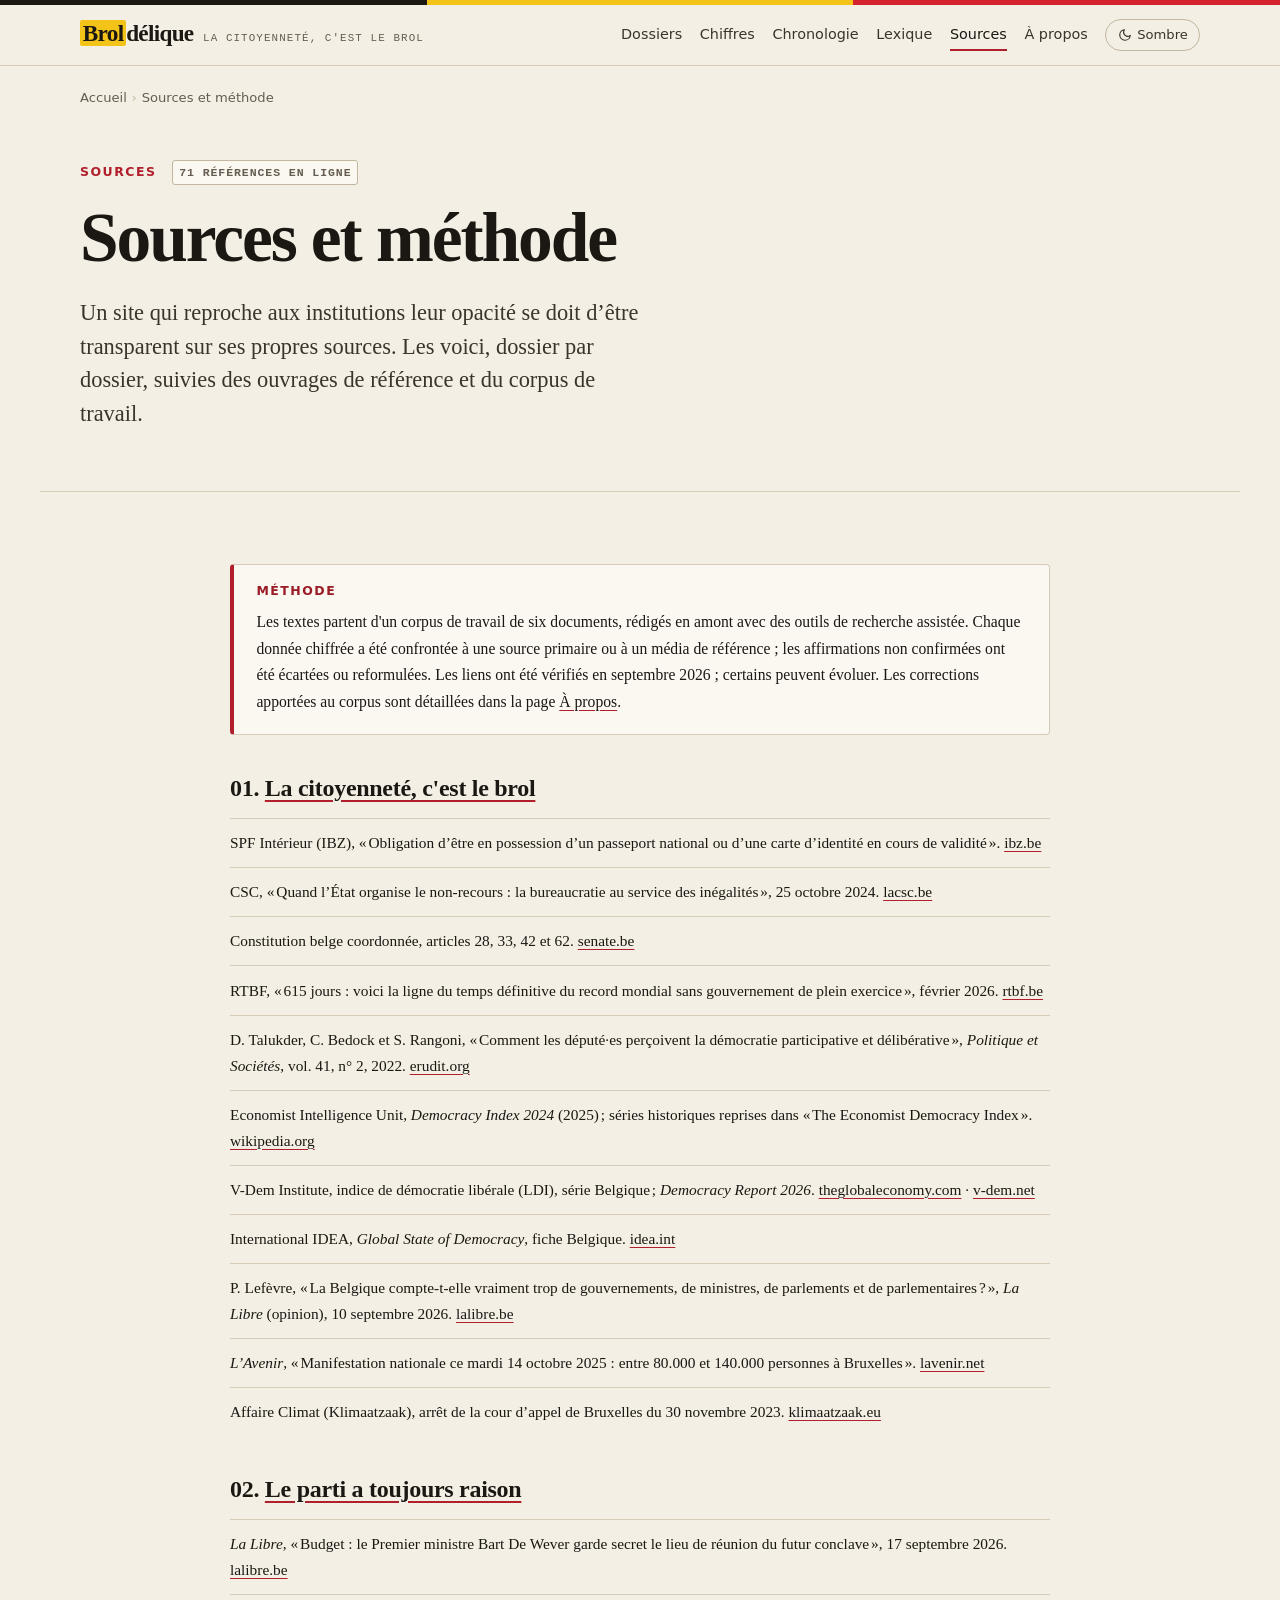
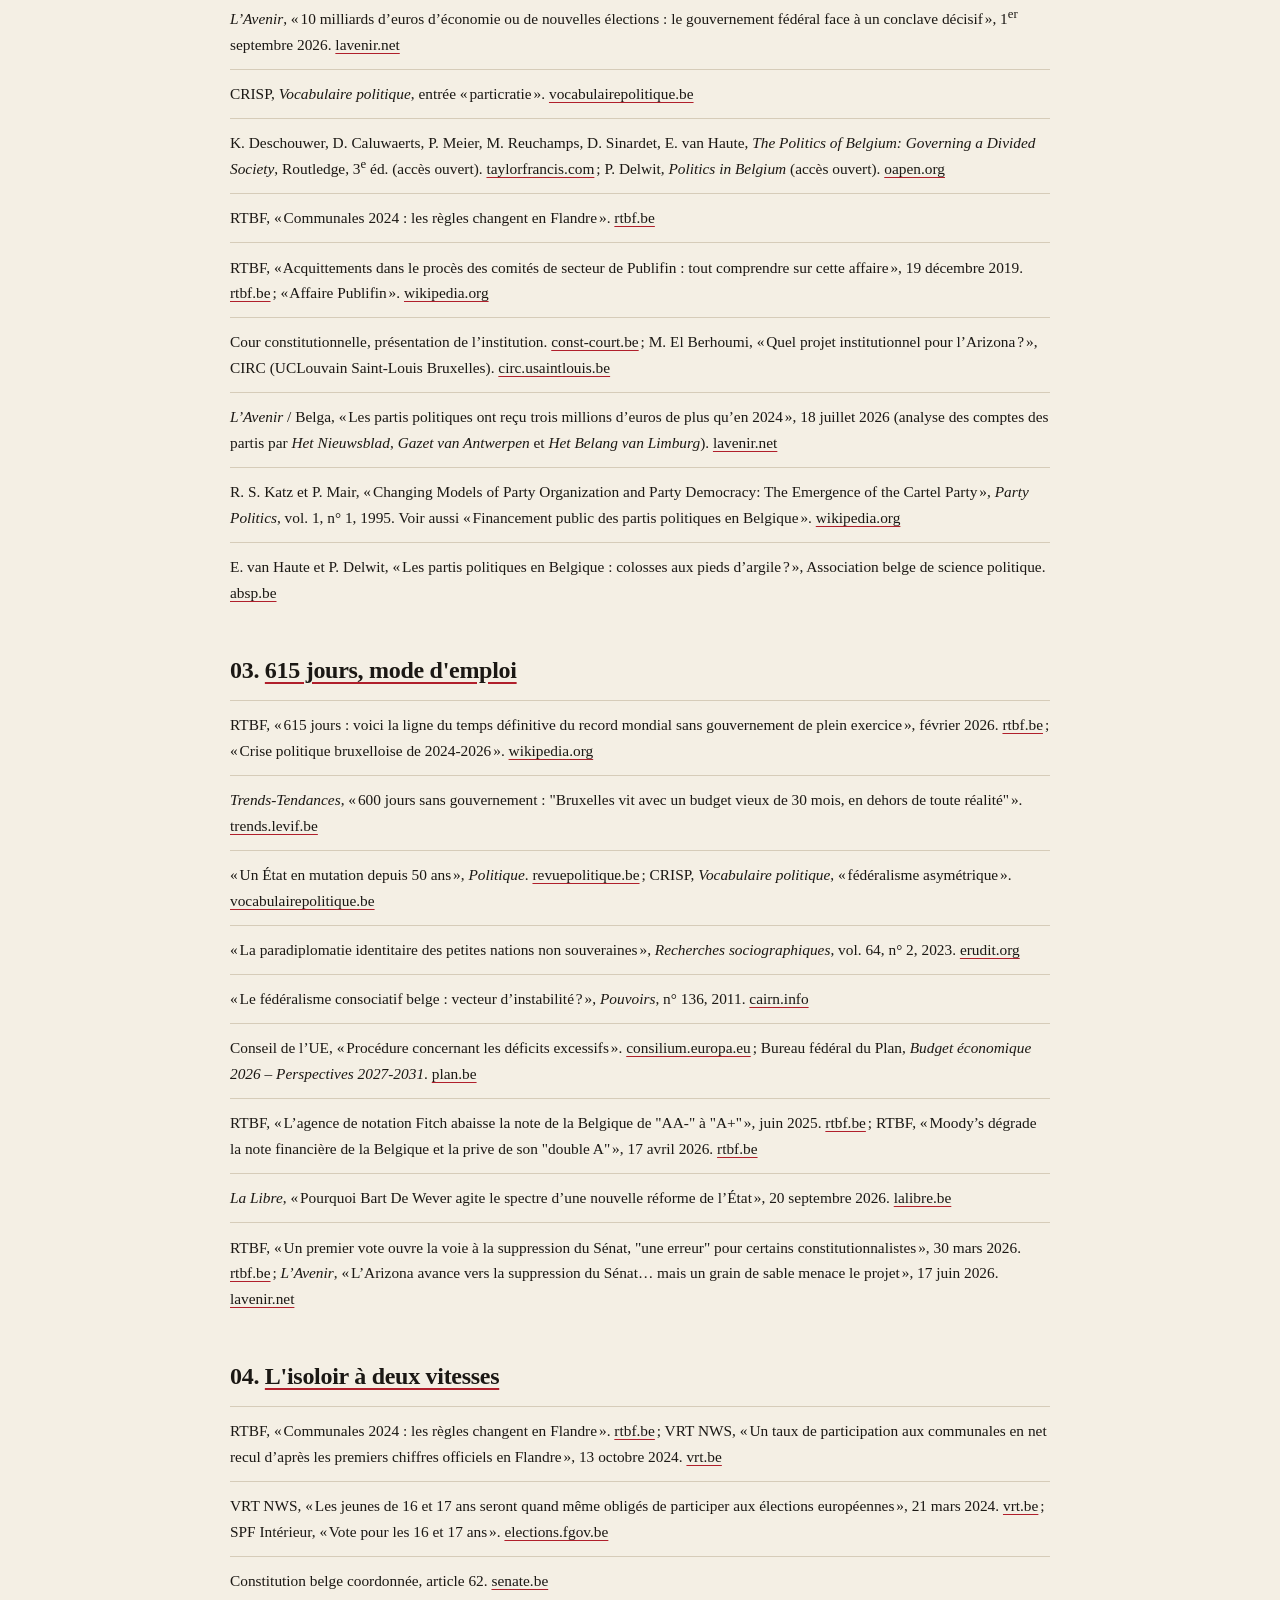
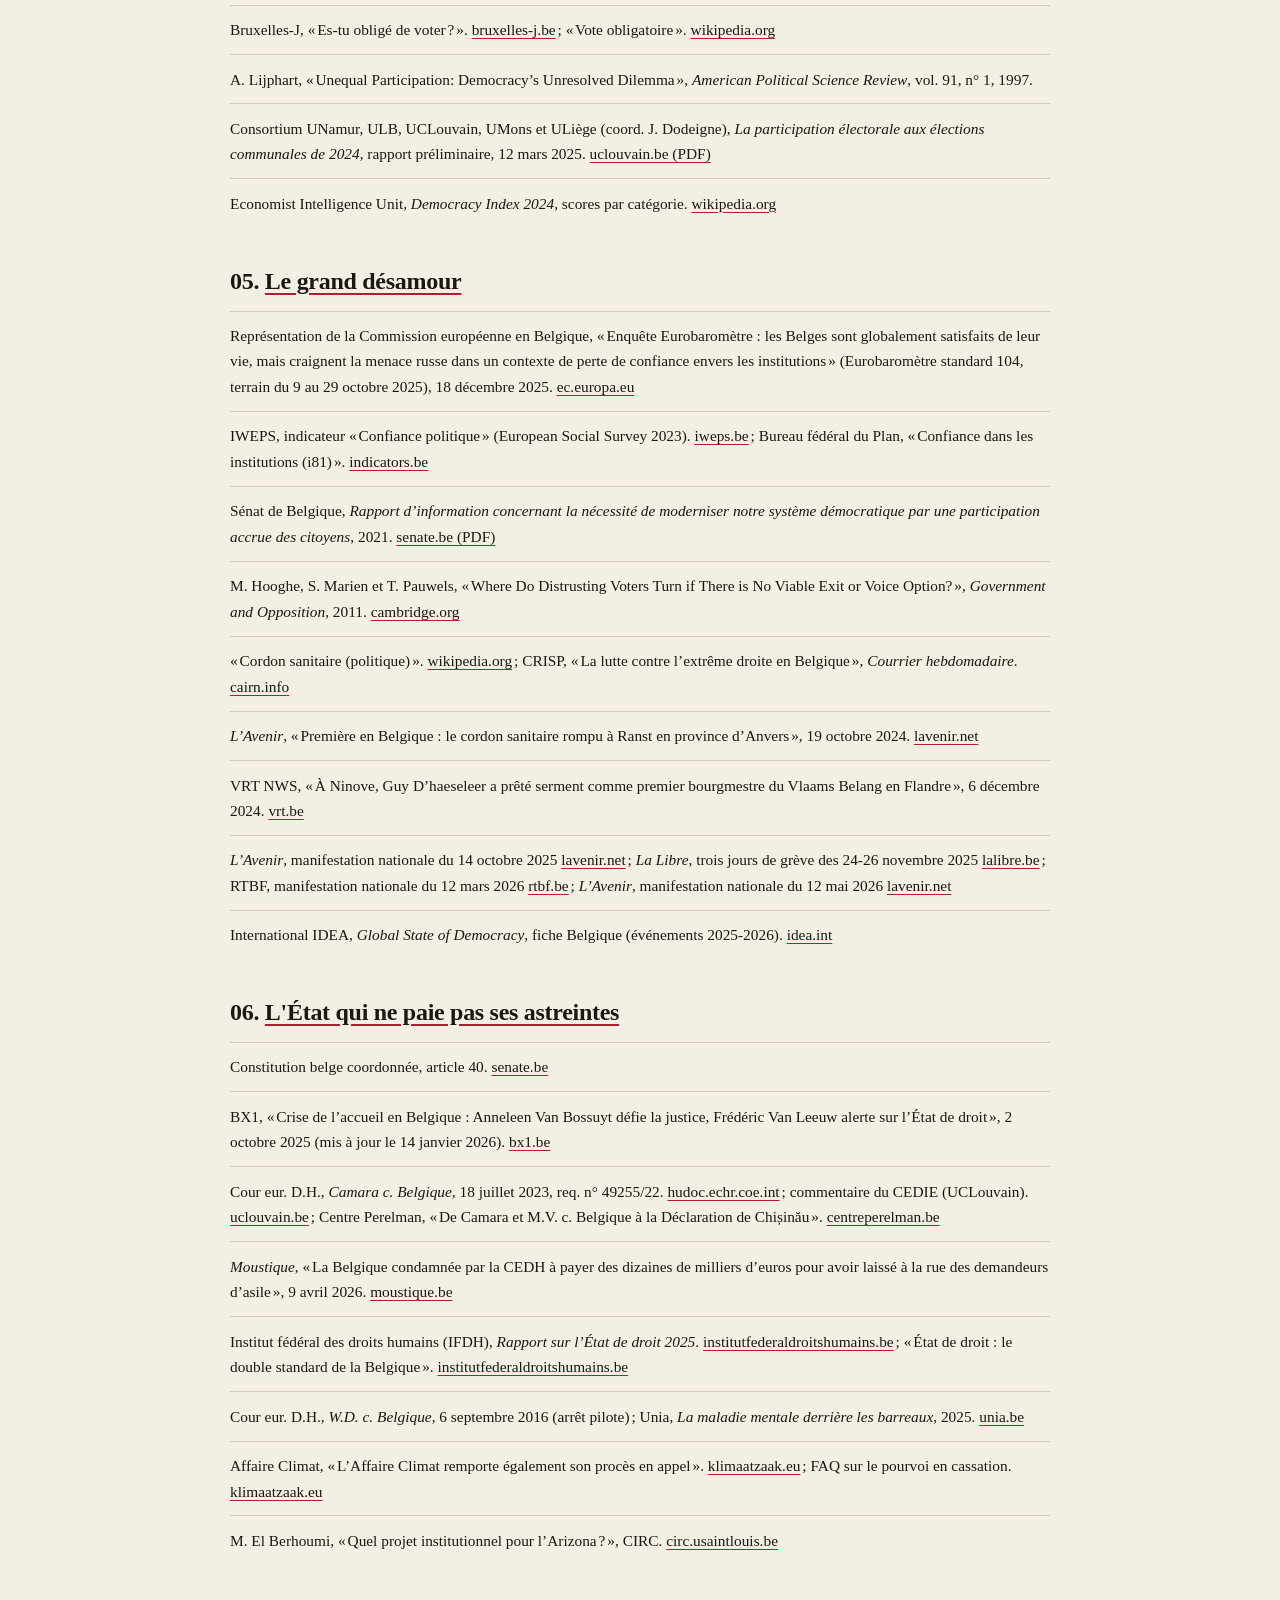
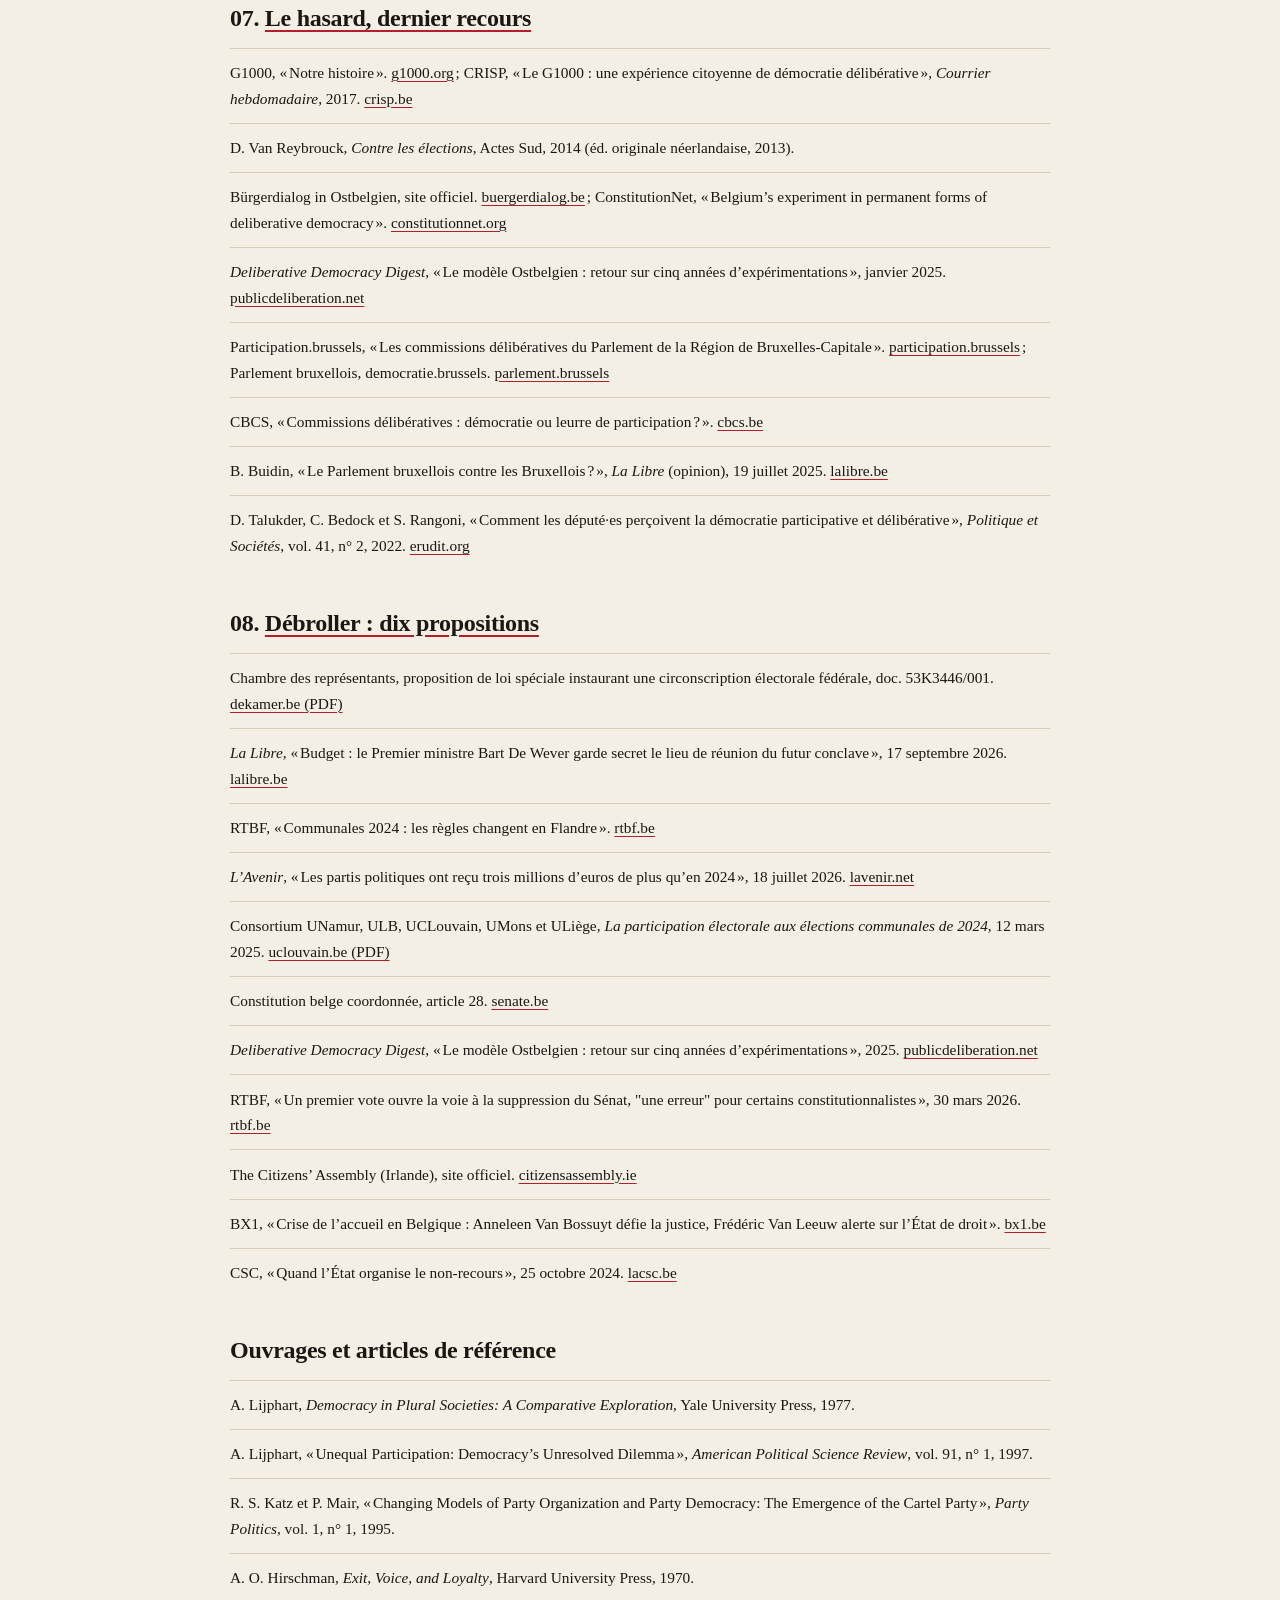
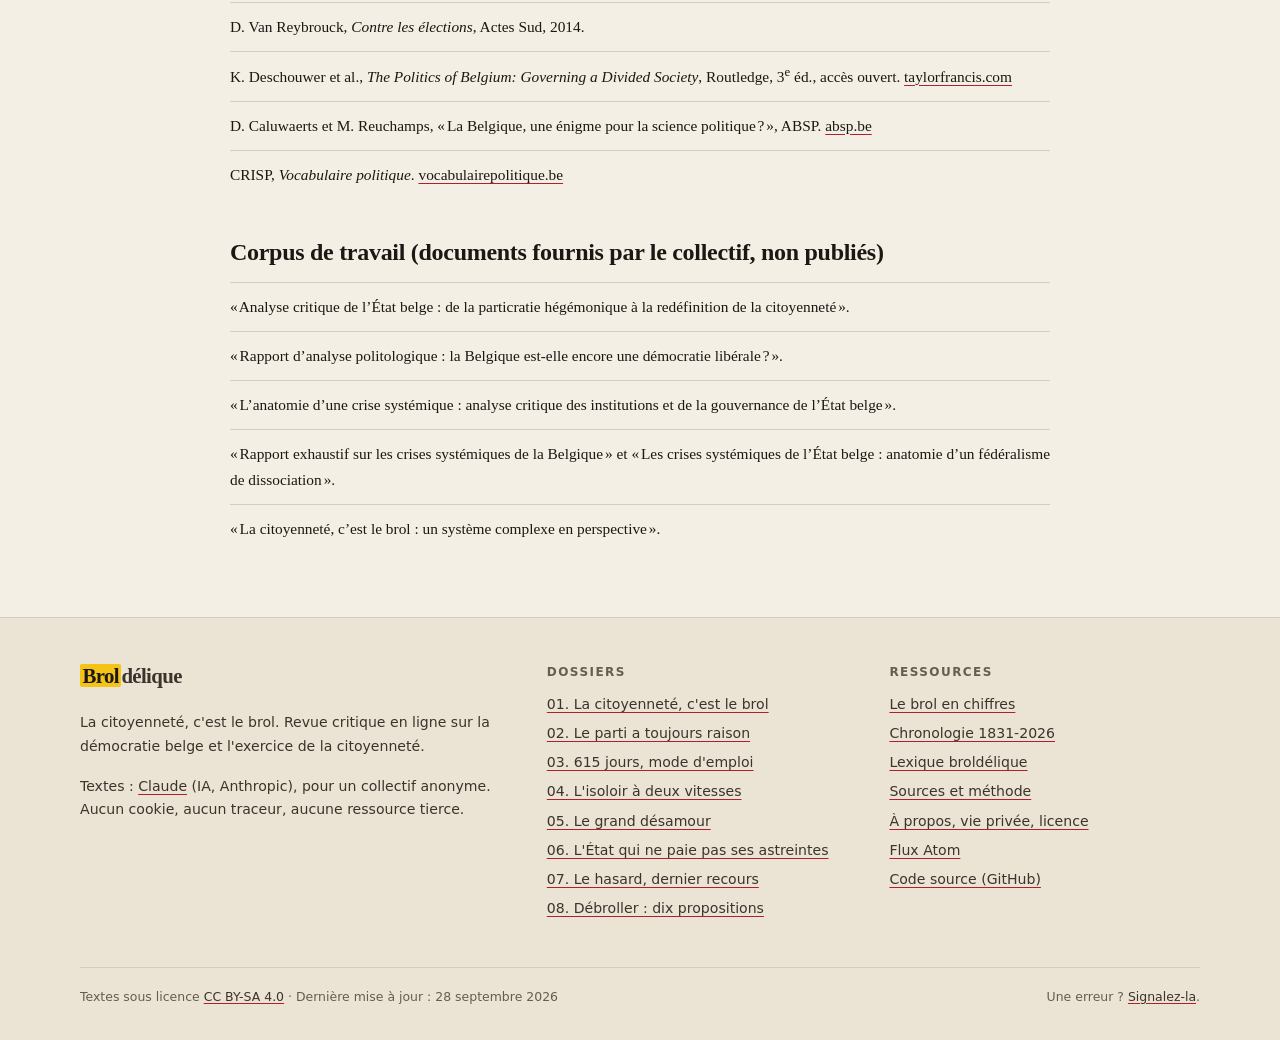
<file: sources/index.html>
<!doctype html>
<html lang="fr-BE" class="no-js" prefix="og: https://ogp.me/ns#">
<head>
<meta charset="utf-8">
<meta name="viewport" content="width=device-width, initial-scale=1">
<title>Sources et méthode : la bibliographie de Broldélique | Broldélique</title>
<meta name="description" content="Toutes les sources citées par Broldélique, dossier par dossier : rapports universitaires, indices internationaux, textes légaux, presse belge de référence.">
<link rel="canonical" href="https://ouaisfieu.github.io/broldelique/sources/">
<link rel="alternate" hreflang="fr-BE" href="https://ouaisfieu.github.io/broldelique/sources/">
<link rel="alternate" hreflang="x-default" href="https://ouaisfieu.github.io/broldelique/sources/">
<meta name="robots" content="index, follow, max-image-preview:large, max-snippet:-1">
<meta name="author" content="Claude (IA, Anthropic) pour le collectif Broldélique">
<meta name="generator" content="HTML écrit à la main par une IA — aucun framework">
<meta name="color-scheme" content="light dark">
<meta name="theme-color" content="#f4efe4" media="(prefers-color-scheme: light)">
<meta name="theme-color" content="#141210" media="(prefers-color-scheme: dark)">
<meta property="og:site_name" content="Broldélique">
<meta property="og:locale" content="fr_BE">
<meta property="og:type" content="website">
<meta property="og:title" content="Sources et méthode : la bibliographie de Broldélique">
<meta property="og:description" content="Toutes les sources citées par Broldélique, dossier par dossier : rapports universitaires, indices internationaux, textes légaux, presse belge de référence.">
<meta property="og:url" content="https://ouaisfieu.github.io/broldelique/sources/">
<meta property="og:image" content="https://ouaisfieu.github.io/broldelique/assets/img/og/sources.png">
<meta property="og:image:width" content="1200">
<meta property="og:image:height" content="630">
<meta property="og:image:alt" content="Sources et méthode : la bibliographie de Broldélique — Broldélique">
<meta name="twitter:card" content="summary_large_image">
<meta name="twitter:title" content="Sources et méthode : la bibliographie de Broldélique">
<meta name="twitter:description" content="Toutes les sources citées par Broldélique, dossier par dossier : rapports universitaires, indices internationaux, textes légaux, presse belge de référence.">
<meta name="twitter:image" content="https://ouaisfieu.github.io/broldelique/assets/img/og/sources.png">
<link rel="icon" href="../assets/img/favicon.svg" type="image/svg+xml">
<link rel="icon" href="../assets/img/favicon-32.png" sizes="32x32" type="image/png">
<link rel="apple-touch-icon" href="../assets/img/apple-touch-icon.png">
<link rel="manifest" href="../manifest.webmanifest">
<link rel="alternate" type="application/atom+xml" title="Broldélique — dossiers" href="https://ouaisfieu.github.io/broldelique/feed.xml">
<link rel="license" href="https://creativecommons.org/licenses/by-sa/4.0/deed.fr">
<link rel="author" href="../a-propos/#auteur">
<link rel="stylesheet" href="../assets/css/style.css?v=20260928">
<script>try{var t=localStorage.getItem("brol-theme");if(t==="dark"||t==="light")document.documentElement.setAttribute("data-theme",t)}catch(e){}</script>
<script src="../assets/js/main.js?v=20260928" defer></script>
<script type="application/ld+json">
{
 "@context": "https://schema.org",
 "@graph": [
  {
   "@type": "WebSite",
   "@id": "https://ouaisfieu.github.io/broldelique/#site",
   "url": "https://ouaisfieu.github.io/broldelique/",
   "name": "Broldélique",
   "alternateName": "Broldélique — La citoyenneté, c'est le brol",
   "description": "Revue critique en ligne sur la démocratie belge : particratie, vote obligatoire, confiance, État de droit, tirage au sort. La citoyenneté, c'est le brol — et voici pourquoi.",
   "inLanguage": "fr-BE",
   "publisher": {
    "@id": "https://ouaisfieu.github.io/broldelique/#collectif"
   },
   "license": "https://creativecommons.org/licenses/by-sa/4.0/deed.fr",
   "copyrightYear": 2026,
   "keywords": "démocratie belge, citoyenneté, particratie, vote obligatoire, tirage au sort, État de droit"
  },
  {
   "@type": "Organization",
   "@id": "https://ouaisfieu.github.io/broldelique/#collectif",
   "name": "Broldélique",
   "alternateName": "Collectif Broldélique",
   "url": "https://ouaisfieu.github.io/broldelique/",
   "description": "Collectif citoyen anonyme à l'origine de Broldélique, revue critique en ligne sur la démocratie belge.",
   "logo": {
    "@type": "ImageObject",
    "url": "https://ouaisfieu.github.io/broldelique/assets/img/icon-512.png",
    "width": 512,
    "height": 512
   },
   "sameAs": [
    "https://github.com/ouaisfieu/broldelique"
   ]
  },
  {
   "@type": "Person",
   "@id": "https://ouaisfieu.github.io/broldelique/a-propos/#claude",
   "name": "Claude",
   "description": "Modèle d'intelligence artificielle développé par Anthropic, auteur des textes de Broldélique à partir d'un corpus documentaire fourni par le collectif.",
   "url": "https://ouaisfieu.github.io/broldelique/a-propos/#auteur",
   "sameAs": [
    "https://www.anthropic.com/claude"
   ],
   "affiliation": {
    "@type": "Organization",
    "name": "Anthropic",
    "url": "https://www.anthropic.com"
   }
  },
  {
   "@type": "CollectionPage",
   "@id": "https://ouaisfieu.github.io/broldelique/sources/",
   "url": "https://ouaisfieu.github.io/broldelique/sources/",
   "name": "Sources et méthode : la bibliographie de Broldélique",
   "description": "Toutes les sources citées par Broldélique, dossier par dossier : rapports universitaires, indices internationaux, textes légaux, presse belge de référence.",
   "inLanguage": "fr-BE",
   "isPartOf": {
    "@id": "https://ouaisfieu.github.io/broldelique/#site"
   },
   "breadcrumb": {
    "@id": "https://ouaisfieu.github.io/broldelique/sources/#fil"
   },
   "primaryImageOfPage": {
    "@type": "ImageObject",
    "url": "https://ouaisfieu.github.io/broldelique/assets/img/og/sources.png",
    "width": 1200,
    "height": 630
   },
   "datePublished": "2026-09-28",
   "dateModified": "2026-09-28",
   "mainEntity": {
    "@id": "https://ouaisfieu.github.io/broldelique/sources/#sources"
   }
  },
  {
   "@type": "BreadcrumbList",
   "@id": "https://ouaisfieu.github.io/broldelique/sources/#fil",
   "itemListElement": [
    {
     "@type": "ListItem",
     "position": 1,
     "name": "Accueil",
     "item": "https://ouaisfieu.github.io/broldelique/"
    },
    {
     "@type": "ListItem",
     "position": 2,
     "name": "Sources et méthode",
     "item": "https://ouaisfieu.github.io/broldelique/sources/"
    }
   ]
  },
  {
   "@type": "ItemList",
   "@id": "https://ouaisfieu.github.io/broldelique/sources/#sources",
   "name": "Sources citées",
   "numberOfItems": 71,
   "itemListElement": [
    {
     "@type": "ListItem",
     "position": 1,
     "item": {
      "@type": "CreativeWork",
      "name": "SPF Intérieur (IBZ), « Obligation d'être en possession d'un passeport national ou d'une carte d'identité en cours de validité »",
      "url": "https://ibz.be/fr/single-digital-gateway/obligation-detre-en-possession-dun-passeport-national-ou-dune-carte"
     }
    },
    {
     "@type": "ListItem",
     "position": 2,
     "item": {
      "@type": "CreativeWork",
      "name": "CSC, « Quand l'État organise le non-recours: la bureaucratie au service des inégalités », 25 octobre 2024",
      "url": "https://www.lacsc.be/page-dactualites/2024/10/25/quand-l--tat-organise-le-non-recours---la-bureaucratie-au-service-des-in-galit-s"
     }
    },
    {
     "@type": "ListItem",
     "position": 3,
     "item": {
      "@type": "CreativeWork",
      "name": "Constitution belge coordonnée, articles 28, 33, 42 et 62",
      "url": "https://www.senate.be/doc/const_fr.html"
     }
    },
    {
     "@type": "ListItem",
     "position": 4,
     "item": {
      "@type": "CreativeWork",
      "name": "RTBF, « 615 jours: voici la ligne du temps définitive du record mondial sans gouvernement de plein exercice », février 2026",
      "url": "https://www.rtbf.be/article/crise-politique-a-la-region-bruxelloise-voici-la-ligne-du-temps-du-record-mondial-sans-gouvernement-de-plein-exercice-11640556"
     }
    },
    {
     "@type": "ListItem",
     "position": 5,
     "item": {
      "@type": "CreativeWork",
      "name": "D. Talukder, C. Bedock et S. Rangoni, « Comment les député·es perçoivent la démocratie participative et délibérative », Politique et Sociétés, vol. 41, n° 2, 2022",
      "url": "https://www.erudit.org/fr/revues/ps/2022-v41-n2-ps06818/1086926ar/"
     }
    },
    {
     "@type": "ListItem",
     "position": 6,
     "item": {
      "@type": "CreativeWork",
      "name": "Economist Intelligence Unit, Democracy Index 2024 (2025); séries historiques reprises dans « The Economist Democracy Index »",
      "url": "https://en.wikipedia.org/wiki/The_Economist_Democracy_Index"
     }
    },
    {
     "@type": "ListItem",
     "position": 7,
     "item": {
      "@type": "CreativeWork",
      "name": "V-Dem Institute, indice de démocratie libérale (LDI), série Belgique; Democracy Report 2026. ·",
      "url": "https://www.theglobaleconomy.com/Belgium/liberal_democracy_index/"
     }
    },
    {
     "@type": "ListItem",
     "position": 8,
     "item": {
      "@type": "CreativeWork",
      "name": "International IDEA, Global State of Democracy, fiche Belgique",
      "url": "https://www.idea.int/democracytracker/country/belgium"
     }
    },
    {
     "@type": "ListItem",
     "position": 9,
     "item": {
      "@type": "CreativeWork",
      "name": "P. Lefèvre, « La Belgique compte-t-elle vraiment trop de gouvernements, de ministres, de parlements et de parlementaires ? », La Libre (opinion), 10 septembre 2026",
      "url": "https://www.lalibre.be/debats/opinions/2026/09/10/la-belgique-compte-t-elle-vraiment-trop-de-gouvernements-de-ministres-de-parlements-et-de-parlementaires-L4NMPNUPWFEQ7POVNF5VRK7BVY/"
     }
    },
    {
     "@type": "ListItem",
     "position": 10,
     "item": {
      "@type": "CreativeWork",
      "name": "L'Avenir, « Manifestation nationale ce mardi 14 octobre 2025: entre 80.000 et 140.000 personnes à Bruxelles »",
      "url": "https://www.lavenir.net/actu/belgique/2025/10/14/manifestation-nationale-a-bruxelles-ce-mardi-14-octobre-2025-suivez-toutes-les-infos-avec-notre-direct-commente-W2STJGCUSFCTJPKO735NVPFF6Y/"
     }
    },
    {
     "@type": "ListItem",
     "position": 11,
     "item": {
      "@type": "CreativeWork",
      "name": "Affaire Climat (Klimaatzaak), arrêt de la cour d'appel de Bruxelles du 30 novembre 2023",
      "url": "https://klimaatzaak.eu/fr/news/klimaatzaak-wint-ook-in-beroep"
     }
    },
    {
     "@type": "ListItem",
     "position": 12,
     "item": {
      "@type": "CreativeWork",
      "name": "La Libre, « Budget: le Premier ministre Bart De Wever garde secret le lieu de réunion du futur conclave », 17 septembre 2026",
      "url": "https://www.lalibre.be/belgique/politique-belge/2026/09/17/le-lieu-mystere-du-futur-conclave-budgetaire-de-larizona-DQDSU5KBBVDZVMYM4AUZ7DYJQM/"
     }
    },
    {
     "@type": "ListItem",
     "position": 13,
     "item": {
      "@type": "CreativeWork",
      "name": "L'Avenir, « 10 milliards d'euros d'économie ou de nouvelles élections: le gouvernement fédéral face à un conclave décisif », 1 er septembre 2026",
      "url": "https://www.lavenir.net/actu/belgique/politique/2026/09/01/10-milliards-deuros-deconomie-ou-de-nouvelles-elections-le-gouvernement-federal-face-a-un-conclave-decisif-HEXFQ3SKNFD57G67JA57ZYMKVE/"
     }
    },
    {
     "@type": "ListItem",
     "position": 14,
     "item": {
      "@type": "CreativeWork",
      "name": "CRISP, Vocabulaire politique, entrée « particratie »",
      "url": "https://www.vocabulairepolitique.be/tag/particratie/"
     }
    },
    {
     "@type": "ListItem",
     "position": 15,
     "item": {
      "@type": "CreativeWork",
      "name": "K. Deschouwer, D. Caluwaerts, P. Meier, M. Reuchamps, D. Sinardet, E. van Haute, The Politics of Belgium: Governing a Divided Society, Routledge, 3 e éd. (accès ouvert).; P. Delwit, Politics in Belgium (accès ouvert)",
      "url": "https://www.taylorfrancis.com/books/oa-mono/10.4324/9781003586289/politics-belgium-kris-deschouwer-didier-caluwaerts-petra-meier-min-reuchamps-dave-sinardet-emilie-van-haute"
     }
    },
    {
     "@type": "ListItem",
     "position": 16,
     "item": {
      "@type": "CreativeWork",
      "name": "RTBF, « Communales 2024: les règles changent en Flandre »",
      "url": "https://www.rtbf.be/article/communales-2024-les-regles-changent-en-flandre-11439686"
     }
    },
    {
     "@type": "ListItem",
     "position": 17,
     "item": {
      "@type": "CreativeWork",
      "name": "RTBF, « Acquittements dans le procès des comités de secteur de Publifin: tout comprendre sur cette affaire », 19 décembre 2019.; « Affaire Publifin »",
      "url": "https://www.rtbf.be/article/acquittements-dans-le-proces-des-comites-de-secteur-de-publifin-tout-comprendre-sur-cette-affaire-10392169"
     }
    },
    {
     "@type": "ListItem",
     "position": 18,
     "item": {
      "@type": "CreativeWork",
      "name": "Cour constitutionnelle, présentation de l'institution.; M. El Berhoumi, « Quel projet institutionnel pour l'Arizona ? », CIRC (UCLouvain Saint-Louis Bruxelles)",
      "url": "https://fr.const-court.be/"
     }
    },
    {
     "@type": "ListItem",
     "position": 19,
     "item": {
      "@type": "CreativeWork",
      "name": "L'Avenir / Belga, « Les partis politiques ont reçu trois millions d'euros de plus qu'en 2024 », 18 juillet 2026 (analyse des comptes des partis par Het Nieuwsblad, Gazet van Antwerpen et Het Belang van Limburg )",
      "url": "https://www.lavenir.net/actu/belgique/politique/2026/07/18/les-partis-politiques-ont-recu-trois-millions-deuros-de-plus-quen-2024-le-financement-des-partis-est-determine-en-fonction-du-nombre-delecteurs-RVO4UNB4NRHFLIJZ7WRZPEAFLU/"
     }
    },
    {
     "@type": "ListItem",
     "position": 20,
     "item": {
      "@type": "CreativeWork",
      "name": "R. S. Katz et P. Mair, « Changing Models of Party Organization and Party Democracy: The Emergence of the Cartel Party », Party Politics, vol. 1, n° 1, 1995. Voir aussi « Financement public des partis politiques en Belgique »",
      "url": "https://fr.wikipedia.org/wiki/Financement_public_des_partis_politiques_en_Belgique"
     }
    },
    {
     "@type": "ListItem",
     "position": 21,
     "item": {
      "@type": "CreativeWork",
      "name": "E. van Haute et P. Delwit, « Les partis politiques en Belgique: colosses aux pieds d'argile ? », Association belge de science politique",
      "url": "https://absp.be/article/les-partis-politiques-en-belgique-colosses-aux-pieds-dargile/"
     }
    },
    {
     "@type": "ListItem",
     "position": 22,
     "item": {
      "@type": "CreativeWork",
      "name": "RTBF, « 615 jours: voici la ligne du temps définitive du record mondial sans gouvernement de plein exercice », février 2026.; « Crise politique bruxelloise de 2024-2026 »",
      "url": "https://www.rtbf.be/article/crise-politique-a-la-region-bruxelloise-voici-la-ligne-du-temps-du-record-mondial-sans-gouvernement-de-plein-exercice-11640556"
     }
    },
    {
     "@type": "ListItem",
     "position": 23,
     "item": {
      "@type": "CreativeWork",
      "name": "Trends-Tendances, « 600 jours sans gouvernement: \"Bruxelles vit avec un budget vieux de 30 mois, en dehors de toute réalité\" »",
      "url": "https://trends.levif.be/a-la-une/politique-economique/600-jours-sans-gouvernement-bruxelles-vit-avec-un-budget-vieux-de-30-mois-en-dehors-de-toute-realite/"
     }
    },
    {
     "@type": "ListItem",
     "position": 24,
     "item": {
      "@type": "CreativeWork",
      "name": "« Un État en mutation depuis 50 ans », Politique.; CRISP, Vocabulaire politique, « fédéralisme asymétrique »",
      "url": "https://www.revuepolitique.be/un-etat-en-mutation-depuis-50-ans/"
     }
    },
    {
     "@type": "ListItem",
     "position": 25,
     "item": {
      "@type": "CreativeWork",
      "name": "« La paradiplomatie identitaire des petites nations non souveraines », Recherches sociographiques, vol. 64, n° 2, 2023",
      "url": "https://www.erudit.org/fr/revues/rs/2023-v64-n2-rs09190/1110140ar/"
     }
    },
    {
     "@type": "ListItem",
     "position": 26,
     "item": {
      "@type": "CreativeWork",
      "name": "« Le fédéralisme consociatif belge: vecteur d'instabilité ? », Pouvoirs, n° 136, 2011",
      "url": "https://droit.cairn.info/revue-pouvoirs-2011-1-page-21?lang=fr"
     }
    },
    {
     "@type": "ListItem",
     "position": 27,
     "item": {
      "@type": "CreativeWork",
      "name": "Conseil de l'UE, « Procédure concernant les déficits excessifs ».; Bureau fédéral du Plan, Budget économique 2026 – Perspectives 2027-2031",
      "url": "https://www.consilium.europa.eu/fr/policies/excessive-deficit-procedure/"
     }
    },
    {
     "@type": "ListItem",
     "position": 28,
     "item": {
      "@type": "CreativeWork",
      "name": "RTBF, « L'agence de notation Fitch abaisse la note de la Belgique de \"AA-\" à \"A+\" », juin 2025.; RTBF, « Moody's dégrade la note financière de la Belgique et la prive de son \"double A\" », 17 avril 2026",
      "url": "https://www.rtbf.be/article/l-agence-de-notation-fitch-fait-passer-la-note-de-la-belgique-de-aa-a-a-11561776"
     }
    },
    {
     "@type": "ListItem",
     "position": 29,
     "item": {
      "@type": "CreativeWork",
      "name": "La Libre, « Pourquoi Bart De Wever agite le spectre d'une nouvelle réforme de l'État », 20 septembre 2026",
      "url": "https://www.lalibre.be/belgique/politique-belge/2026/09/20/pourquoi-bart-de-wever-agite-le-spectre-dune-nouvelle-reforme-de-letat-QGVKJ5XGEBDU5GRSVNLGK5TGSA/"
     }
    },
    {
     "@type": "ListItem",
     "position": 30,
     "item": {
      "@type": "CreativeWork",
      "name": "RTBF, « Un premier vote ouvre la voie à la suppression du Sénat, \"une erreur\" pour certains constitutionnalistes », 30 mars 2026.; L'Avenir, « L'Arizona avance vers la suppression du Sénat… mais un grain de sable menace le projet », 17 juin",
      "url": "https://www.rtbf.be/article/un-premier-vote-ouvre-la-voie-a-la-suppression-du-senat-une-erreur-pour-certains-constitutionnalistes-11702401"
     }
    },
    {
     "@type": "ListItem",
     "position": 31,
     "item": {
      "@type": "CreativeWork",
      "name": "RTBF, « Communales 2024: les règles changent en Flandre ».; VRT NWS, « Un taux de participation aux communales en net recul d'après les premiers chiffres officiels en Flandre », 13 octobre 2024",
      "url": "https://www.rtbf.be/article/communales-2024-les-regles-changent-en-flandre-11439686"
     }
    },
    {
     "@type": "ListItem",
     "position": 32,
     "item": {
      "@type": "CreativeWork",
      "name": "VRT NWS, « Les jeunes de 16 et 17 ans seront quand même obligés de participer aux élections européennes », 21 mars 2024.; SPF Intérieur, « Vote pour les 16 et 17 ans »",
      "url": "https://www.vrt.be/vrtnws/fr/2024/03/21/les-jeunes-de-16-et-17-ans-seront-quand-meme-obliges-de-particip/"
     }
    },
    {
     "@type": "ListItem",
     "position": 33,
     "item": {
      "@type": "CreativeWork",
      "name": "Constitution belge coordonnée, article 62",
      "url": "https://www.senate.be/doc/const_fr.html"
     }
    },
    {
     "@type": "ListItem",
     "position": 34,
     "item": {
      "@type": "CreativeWork",
      "name": "Bruxelles-J, « Es-tu obligé de voter ? ».; « Vote obligatoire »",
      "url": "https://www.bruxelles-j.be/exercer-ta-citoyennete/es-tu-oblige-de-voter/"
     }
    },
    {
     "@type": "ListItem",
     "position": 35,
     "item": {
      "@type": "CreativeWork",
      "name": "Consortium UNamur, ULB, UCLouvain, UMons et ULiège (coord. J. Dodeigne), La participation électorale aux élections communales de 2024, rapport préliminaire, 12 mars 2025",
      "url": "https://www.uclouvain.be/system/files/uclouvain_assetmanager/groups/cms-editors-cespol/Documents%20cespol/Rapport%20Participation%20Elections%20Communales%202024.pdf"
     }
    },
    {
     "@type": "ListItem",
     "position": 36,
     "item": {
      "@type": "CreativeWork",
      "name": "Economist Intelligence Unit, Democracy Index 2024, scores par catégorie",
      "url": "https://en.wikipedia.org/wiki/The_Economist_Democracy_Index"
     }
    },
    {
     "@type": "ListItem",
     "position": 37,
     "item": {
      "@type": "CreativeWork",
      "name": "Représentation de la Commission européenne en Belgique, « Enquête Eurobaromètre: les Belges sont globalement satisfaits de leur vie, mais craignent la menace russe dans un contexte de perte de confiance envers les institutions » (Eurobaromè",
      "url": "https://belgium.representation.ec.europa.eu/actualites-et-evenements/actualites/enquete-eurobarometre-les-belges-sont-globalement-satisfaits-de-leur-vie-mais-craignent-la-menace-2025-12-18_fr"
     }
    },
    {
     "@type": "ListItem",
     "position": 38,
     "item": {
      "@type": "CreativeWork",
      "name": "IWEPS, indicateur « Confiance politique » (European Social Survey 2023).; Bureau fédéral du Plan, « Confiance dans les institutions (i81) »",
      "url": "https://www.iweps.be/indicateur-statistique/confiance-politique/"
     }
    },
    {
     "@type": "ListItem",
     "position": 39,
     "item": {
      "@type": "CreativeWork",
      "name": "Sénat de Belgique, Rapport d'information concernant la nécessité de moderniser notre système démocratique par une participation accrue des citoyens, 2021",
      "url": "https://www.senate.be/informatieverslagen/7-117/Senat_rapport_participation_accrue_des_citoyens-2021.pdf"
     }
    },
    {
     "@type": "ListItem",
     "position": 40,
     "item": {
      "@type": "CreativeWork",
      "name": "M. Hooghe, S. Marien et T. Pauwels, « Where Do Distrusting Voters Turn if There is No Viable Exit or Voice Option? », Government and Opposition, 2011",
      "url": "https://www.cambridge.org/core/journals/government-and-opposition/article/where-do-distrusting-voters-turn-if-there-is-no-viable-exit-or-voice-option-the-impact-of-political-trust-on-electoral-behaviour-in-the-belgian-regional-elections-of-june-20091/EA0433869C5E936176068EC1D9F2C78E"
     }
    },
    {
     "@type": "ListItem",
     "position": 41,
     "item": {
      "@type": "CreativeWork",
      "name": "« Cordon sanitaire (politique) ».; CRISP, « La lutte contre l'extrême droite en Belgique », Courrier hebdomadaire",
      "url": "https://fr.wikipedia.org/wiki/Cordon_sanitaire_(politique)"
     }
    },
    {
     "@type": "ListItem",
     "position": 42,
     "item": {
      "@type": "CreativeWork",
      "name": "L'Avenir, « Première en Belgique: le cordon sanitaire rompu à Ranst en province d'Anvers », 19 octobre 2024",
      "url": "https://www.lavenir.net/elections/elections-communales-en-belgique/2024/10/19/premiere-en-belgique-le-cordon-sanitaire-rompu-a-ranst-en-province-danvers-4EBINHB7HJDPJOHA5WNCDAFNXQ/"
     }
    },
    {
     "@type": "ListItem",
     "position": 43,
     "item": {
      "@type": "CreativeWork",
      "name": "VRT NWS, « À Ninove, Guy D'haeseleer a prêté serment comme premier bourgmestre du Vlaams Belang en Flandre », 6 décembre 2024",
      "url": "https://www.vrt.be/vrtnws/fr/2024/12/06/a-ninove-guy-d-haeseleer-a-prete-serment-comme-premier-bourgmes/"
     }
    },
    {
     "@type": "ListItem",
     "position": 44,
     "item": {
      "@type": "CreativeWork",
      "name": "L'Avenir, manifestation nationale du 14 octobre 2025; La Libre, trois jours de grève des 24-26 novembre 2025; RTBF, manifestation nationale du 12 mars 2026; L'Avenir, manifestation nationale du 12 mai 2026",
      "url": "https://www.lavenir.net/actu/belgique/2025/10/14/manifestation-nationale-a-bruxelles-ce-mardi-14-octobre-2025-suivez-toutes-les-infos-avec-notre-direct-commente-W2STJGCUSFCTJPKO735NVPFF6Y/"
     }
    },
    {
     "@type": "ListItem",
     "position": 45,
     "item": {
      "@type": "CreativeWork",
      "name": "International IDEA, Global State of Democracy, fiche Belgique (événements 2025-2026)",
      "url": "https://www.idea.int/democracytracker/country/belgium"
     }
    },
    {
     "@type": "ListItem",
     "position": 46,
     "item": {
      "@type": "CreativeWork",
      "name": "Constitution belge coordonnée, article 40",
      "url": "https://www.senate.be/doc/const_fr.html"
     }
    },
    {
     "@type": "ListItem",
     "position": 47,
     "item": {
      "@type": "CreativeWork",
      "name": "BX1, « Crise de l'accueil en Belgique: Anneleen Van Bossuyt défie la justice, Frédéric Van Leeuw alerte sur l'État de droit », 2 octobre 2025 (mis à jour le 14 janvier 2026)",
      "url": "https://bx1.be/categories/news/crise-de-laccueil-en-belgique-aneleen-van-bossuyt-defie-la-justice-frederic-van-leeuw-alerte-sur-letat-de-droit/"
     }
    },
    {
     "@type": "ListItem",
     "position": 48,
     "item": {
      "@type": "CreativeWork",
      "name": "Cour eur. D.H., Camara c. Belgique, 18 juillet 2023, req. n° 49255/22.; commentaire du CEDIE (UCLouvain).; Centre Perelman, « De Camara et M.V. c. Belgique à la Déclaration de Chișinău »",
      "url": "https://hudoc.echr.coe.int/?i=001-225884"
     }
    },
    {
     "@type": "ListItem",
     "position": 49,
     "item": {
      "@type": "CreativeWork",
      "name": "Moustique, « La Belgique condamnée par la CEDH à payer des dizaines de milliers d'euros pour avoir laissé à la rue des demandeurs d'asile », 9 avril 2026",
      "url": "https://www.moustique.be/notre-epoque/les-infos/2026/04/09/la-belgique-condamnee-par-la-cedh-a-payer-des-dizaines-de-milliers-deuros-pour-avoir-laisse-a-la-rue-des-demandeurs-dasile-PYVGP3JVFVGDBPP3BAZQG7HGTQ/"
     }
    },
    {
     "@type": "ListItem",
     "position": 50,
     "item": {
      "@type": "CreativeWork",
      "name": "Institut fédéral des droits humains (IFDH), Rapport sur l'État de droit 2025.; « État de droit: le double standard de la Belgique »",
      "url": "https://institutfederaldroitshumains.be/fr/publications/rapport-sur-letat-de-droit-2025"
     }
    },
    {
     "@type": "ListItem",
     "position": 51,
     "item": {
      "@type": "CreativeWork",
      "name": "Cour eur. D.H., W.D. c. Belgique, 6 septembre 2016 (arrêt pilote); Unia, La maladie mentale derrière les barreaux, 2025",
      "url": "https://www.unia.be/fr/connaissances-recommandations/rapport-sant%C3%A9-mentale-en-prison-pour-sortir-de-limpasse-2025"
     }
    },
    {
     "@type": "ListItem",
     "position": 52,
     "item": {
      "@type": "CreativeWork",
      "name": "Affaire Climat, « L'Affaire Climat remporte également son procès en appel ».; FAQ sur le pourvoi en cassation",
      "url": "https://klimaatzaak.eu/fr/news/klimaatzaak-wint-ook-in-beroep"
     }
    },
    {
     "@type": "ListItem",
     "position": 53,
     "item": {
      "@type": "CreativeWork",
      "name": "M. El Berhoumi, « Quel projet institutionnel pour l'Arizona ? », CIRC",
      "url": "https://www.circ.usaintlouis.be/voletinstitutionnelarizona/"
     }
    },
    {
     "@type": "ListItem",
     "position": 54,
     "item": {
      "@type": "CreativeWork",
      "name": "G1000, « Notre histoire ».; CRISP, « Le G1000: une expérience citoyenne de démocratie délibérative », Courrier hebdomadaire, 2017",
      "url": "https://www.g1000.org/en/about/our-story"
     }
    },
    {
     "@type": "ListItem",
     "position": 55,
     "item": {
      "@type": "CreativeWork",
      "name": "Bürgerdialog in Ostbelgien, site officiel.; ConstitutionNet, « Belgium's experiment in permanent forms of deliberative democracy »",
      "url": "https://www.buergerdialog.be/"
     }
    },
    {
     "@type": "ListItem",
     "position": 56,
     "item": {
      "@type": "CreativeWork",
      "name": "Deliberative Democracy Digest, « Le modèle Ostbelgien: retour sur cinq années d'expérimentations », janvier 2025",
      "url": "https://www.publicdeliberation.net/le-modele-ostbelgien-retour-sur-cinq-annees-dexperimentations/"
     }
    },
    {
     "@type": "ListItem",
     "position": 57,
     "item": {
      "@type": "CreativeWork",
      "name": "Participation.brussels, « Les commissions délibératives du Parlement de la Région de Bruxelles-Capitale ».; Parlement bruxellois, democratie.brussels",
      "url": "https://participation.brussels/outils/dispositifs-participatifs/deliberation-et-mini-publics-deliberatifs/cas-pratique-les-commissions-deliberatives-du-parlement-de-la-region-de-bruxelles-capitale/"
     }
    },
    {
     "@type": "ListItem",
     "position": 58,
     "item": {
      "@type": "CreativeWork",
      "name": "CBCS, « Commissions délibératives: démocratie ou leurre de participation ? »",
      "url": "https://cbcs.be/commissions-deliberatives-democratie-ou-leurre-de-participation/"
     }
    },
    {
     "@type": "ListItem",
     "position": 59,
     "item": {
      "@type": "CreativeWork",
      "name": "B. Buidin, « Le Parlement bruxellois contre les Bruxellois ? », La Libre (opinion), 19 juillet 2025",
      "url": "https://www.lalibre.be/debats/opinions/2025/07/19/le-parlement-bruxellois-contre-les-bruxellois-7BZJABCKXRF47C7TRQACWFAHS4/"
     }
    },
    {
     "@type": "ListItem",
     "position": 60,
     "item": {
      "@type": "CreativeWork",
      "name": "D. Talukder, C. Bedock et S. Rangoni, « Comment les député·es perçoivent la démocratie participative et délibérative », Politique et Sociétés, vol. 41, n° 2, 2022",
      "url": "https://www.erudit.org/fr/revues/ps/2022-v41-n2-ps06818/1086926ar/"
     }
    },
    {
     "@type": "ListItem",
     "position": 61,
     "item": {
      "@type": "CreativeWork",
      "name": "Chambre des représentants, proposition de loi spéciale instaurant une circonscription électorale fédérale, doc. 53K3446/001",
      "url": "https://www.dekamer.be/flwb/pdf/53/3446/53k3446001.pdf"
     }
    },
    {
     "@type": "ListItem",
     "position": 62,
     "item": {
      "@type": "CreativeWork",
      "name": "La Libre, « Budget: le Premier ministre Bart De Wever garde secret le lieu de réunion du futur conclave », 17 septembre 2026",
      "url": "https://www.lalibre.be/belgique/politique-belge/2026/09/17/le-lieu-mystere-du-futur-conclave-budgetaire-de-larizona-DQDSU5KBBVDZVMYM4AUZ7DYJQM/"
     }
    },
    {
     "@type": "ListItem",
     "position": 63,
     "item": {
      "@type": "CreativeWork",
      "name": "RTBF, « Communales 2024: les règles changent en Flandre »",
      "url": "https://www.rtbf.be/article/communales-2024-les-regles-changent-en-flandre-11439686"
     }
    },
    {
     "@type": "ListItem",
     "position": 64,
     "item": {
      "@type": "CreativeWork",
      "name": "L'Avenir, « Les partis politiques ont reçu trois millions d'euros de plus qu'en 2024 », 18 juillet 2026",
      "url": "https://www.lavenir.net/actu/belgique/politique/2026/07/18/les-partis-politiques-ont-recu-trois-millions-deuros-de-plus-quen-2024-le-financement-des-partis-est-determine-en-fonction-du-nombre-delecteurs-RVO4UNB4NRHFLIJZ7WRZPEAFLU/"
     }
    },
    {
     "@type": "ListItem",
     "position": 65,
     "item": {
      "@type": "CreativeWork",
      "name": "Consortium UNamur, ULB, UCLouvain, UMons et ULiège, La participation électorale aux élections communales de 2024, 12 mars 2025",
      "url": "https://www.uclouvain.be/system/files/uclouvain_assetmanager/groups/cms-editors-cespol/Documents%20cespol/Rapport%20Participation%20Elections%20Communales%202024.pdf"
     }
    },
    {
     "@type": "ListItem",
     "position": 66,
     "item": {
      "@type": "CreativeWork",
      "name": "Constitution belge coordonnée, article 28",
      "url": "https://www.senate.be/doc/const_fr.html"
     }
    },
    {
     "@type": "ListItem",
     "position": 67,
     "item": {
      "@type": "CreativeWork",
      "name": "Deliberative Democracy Digest, « Le modèle Ostbelgien: retour sur cinq années d'expérimentations », 2025",
      "url": "https://www.publicdeliberation.net/le-modele-ostbelgien-retour-sur-cinq-annees-dexperimentations/"
     }
    },
    {
     "@type": "ListItem",
     "position": 68,
     "item": {
      "@type": "CreativeWork",
      "name": "RTBF, « Un premier vote ouvre la voie à la suppression du Sénat, \"une erreur\" pour certains constitutionnalistes », 30 mars 2026",
      "url": "https://www.rtbf.be/article/un-premier-vote-ouvre-la-voie-a-la-suppression-du-senat-une-erreur-pour-certains-constitutionnalistes-11702401"
     }
    },
    {
     "@type": "ListItem",
     "position": 69,
     "item": {
      "@type": "CreativeWork",
      "name": "The Citizens' Assembly (Irlande), site officiel",
      "url": "https://citizensassembly.ie/"
     }
    },
    {
     "@type": "ListItem",
     "position": 70,
     "item": {
      "@type": "CreativeWork",
      "name": "BX1, « Crise de l'accueil en Belgique: Anneleen Van Bossuyt défie la justice, Frédéric Van Leeuw alerte sur l'État de droit »",
      "url": "https://bx1.be/categories/news/crise-de-laccueil-en-belgique-aneleen-van-bossuyt-defie-la-justice-frederic-van-leeuw-alerte-sur-letat-de-droit/"
     }
    },
    {
     "@type": "ListItem",
     "position": 71,
     "item": {
      "@type": "CreativeWork",
      "name": "CSC, « Quand l'État organise le non-recours », 25 octobre 2024",
      "url": "https://www.lacsc.be/page-dactualites/2024/10/25/quand-l--tat-organise-le-non-recours---la-bureaucratie-au-service-des-in-galit-s"
     }
    }
   ]
  }
 ]
}
</script>
</head>
<body>
<a class="skip-link" href="#contenu">Aller au contenu</a>
<div class="tricolore" aria-hidden="true"></div>
<header class="site-header">
  <div class="wrap">
    <a class="brand" href="../" aria-label="Broldélique — accueil"><span class="brand__name"><b>Brol</b>délique</span><span class="brand__tag">La citoyenneté, c&#x27;est le brol</span></a>
    <nav class="site-nav" aria-label="Navigation principale">
      <a href="../#dossiers">Dossiers</a> <a href="../chiffres/">Chiffres</a> <a href="../chronologie/">Chronologie</a> <a href="../lexique/">Lexique</a> <a href="../sources/" aria-current="page">Sources</a> <a href="../a-propos/">À propos</a>
      <button class="theme-toggle" type="button" aria-pressed="false"><svg viewBox="0 0 24 24" aria-hidden="true" fill="none" stroke="currentColor" stroke-width="2" stroke-linecap="round" stroke-linejoin="round"><path d="M21 12.8A9 9 0 1 1 11.2 3a7 7 0 0 0 9.8 9.8z"/></svg><span class="theme-toggle__txt">Sombre</span></button>
    </nav>
  </div>
</header>
<main id="contenu">
<nav class="crumbs wrap" aria-label="Fil d'Ariane"><ol><li><a href="../">Accueil</a></li><li aria-current="page">Sources et méthode</li></ol></nav>
<header class="article-head wrap">
  <p class="kicker"><span>Sources</span><span class="ref">71 références en ligne</span></p>
  <h1>Sources et méthode</h1>
  <p class="chapo">Un site qui reproche aux institutions leur opacité se doit d’être transparent sur ses propres sources. Les voici, dossier par dossier, suivies des ouvrages de référence et du corpus de travail.</p>
</header>
<div class="wrap wide-page biblio" style="max-width:900px">
<div class="box"><h3>Méthode</h3>
<p>Les textes partent d'un corpus de travail de six documents, rédigés en amont avec des outils de recherche assistée. Chaque donnée chiffrée a été confrontée à une source primaire ou à un média de référence ; les affirmations non confirmées ont été écartées ou reformulées. Les liens ont été vérifiés en septembre 2026 ; certains peuvent évoluer. Les corrections apportées au corpus sont détaillées dans la page <a href="../a-propos/#methode">À propos</a>.</p></div>
<h2 id="src-brol">01. <a href="../brol/">La citoyenneté, c&#x27;est le brol</a></h2><ul><li>SPF Intérieur (IBZ), « Obligation d’être en possession d’un passeport national ou d’une carte d’identité en cours de validité ». <a href="https://ibz.be/fr/single-digital-gateway/obligation-detre-en-possession-dun-passeport-national-ou-dune-carte">ibz.be</a></li><li>CSC, « Quand l’État organise le non-recours : la bureaucratie au service des inégalités », 25 octobre 2024. <a href="https://www.lacsc.be/page-dactualites/2024/10/25/quand-l--tat-organise-le-non-recours---la-bureaucratie-au-service-des-in-galit-s">lacsc.be</a></li><li>Constitution belge coordonnée, articles 28, 33, 42 et 62. <a href="https://www.senate.be/doc/const_fr.html">senate.be</a></li><li>RTBF, « 615 jours : voici la ligne du temps définitive du record mondial sans gouvernement de plein exercice », février 2026. <a href="https://www.rtbf.be/article/crise-politique-a-la-region-bruxelloise-voici-la-ligne-du-temps-du-record-mondial-sans-gouvernement-de-plein-exercice-11640556">rtbf.be</a></li><li>D. Talukder, C. Bedock et S. Rangoni, « Comment les député·es perçoivent la démocratie participative et délibérative », <em>Politique et Sociétés</em>, vol. 41, n° 2, 2022. <a href="https://www.erudit.org/fr/revues/ps/2022-v41-n2-ps06818/1086926ar/">erudit.org</a></li><li>Economist Intelligence Unit, <em>Democracy Index 2024</em> (2025) ; séries historiques reprises dans « The Economist Democracy Index ». <a href="https://en.wikipedia.org/wiki/The_Economist_Democracy_Index">wikipedia.org</a></li><li>V-Dem Institute, indice de démocratie libérale (LDI), série Belgique ; <em>Democracy Report 2026</em>. <a href="https://www.theglobaleconomy.com/Belgium/liberal_democracy_index/">theglobaleconomy.com</a> · <a href="https://www.v-dem.net/documents/75/V-Dem_Institute_Democracy_Report_2026_lowres.pdf">v-dem.net</a></li><li>International IDEA, <em>Global State of Democracy</em>, fiche Belgique. <a href="https://www.idea.int/democracytracker/country/belgium">idea.int</a></li><li>P. Lefèvre, « La Belgique compte-t-elle vraiment trop de gouvernements, de ministres, de parlements et de parlementaires ? », <em>La Libre</em> (opinion), 10 septembre 2026. <a href="https://www.lalibre.be/debats/opinions/2026/09/10/la-belgique-compte-t-elle-vraiment-trop-de-gouvernements-de-ministres-de-parlements-et-de-parlementaires-L4NMPNUPWFEQ7POVNF5VRK7BVY/">lalibre.be</a></li><li><em>L’Avenir</em>, « Manifestation nationale ce mardi 14 octobre 2025 : entre 80.000 et 140.000 personnes à Bruxelles ». <a href="https://www.lavenir.net/actu/belgique/2025/10/14/manifestation-nationale-a-bruxelles-ce-mardi-14-octobre-2025-suivez-toutes-les-infos-avec-notre-direct-commente-W2STJGCUSFCTJPKO735NVPFF6Y/">lavenir.net</a></li><li>Affaire Climat (Klimaatzaak), arrêt de la cour d’appel de Bruxelles du 30 novembre 2023. <a href="https://klimaatzaak.eu/fr/news/klimaatzaak-wint-ook-in-beroep">klimaatzaak.eu</a></li></ul><h2 id="src-particratie">02. <a href="../particratie/">Le parti a toujours raison</a></h2><ul><li><em>La Libre</em>, « Budget : le Premier ministre Bart De Wever garde secret le lieu de réunion du futur conclave », 17 septembre 2026. <a href="https://www.lalibre.be/belgique/politique-belge/2026/09/17/le-lieu-mystere-du-futur-conclave-budgetaire-de-larizona-DQDSU5KBBVDZVMYM4AUZ7DYJQM/">lalibre.be</a></li><li><em>L’Avenir</em>, « 10 milliards d’euros d’économie ou de nouvelles élections : le gouvernement fédéral face à un conclave décisif », 1<sup>er</sup> septembre 2026. <a href="https://www.lavenir.net/actu/belgique/politique/2026/09/01/10-milliards-deuros-deconomie-ou-de-nouvelles-elections-le-gouvernement-federal-face-a-un-conclave-decisif-HEXFQ3SKNFD57G67JA57ZYMKVE/">lavenir.net</a></li><li>CRISP, <em>Vocabulaire politique</em>, entrée « particratie ». <a href="https://www.vocabulairepolitique.be/tag/particratie/">vocabulairepolitique.be</a></li><li>K. Deschouwer, D. Caluwaerts, P. Meier, M. Reuchamps, D. Sinardet, E. van Haute, <em>The Politics of Belgium: Governing a Divided Society</em>, Routledge, 3<sup>e</sup> éd. (accès ouvert). <a href="https://www.taylorfrancis.com/books/oa-mono/10.4324/9781003586289/politics-belgium-kris-deschouwer-didier-caluwaerts-petra-meier-min-reuchamps-dave-sinardet-emilie-van-haute">taylorfrancis.com</a> ; P. Delwit, <em>Politics in Belgium</em> (accès ouvert). <a href="https://library.oapen.org/bitstream/handle/20.500.12657/105605/1/Delwit_Politics%20in%20Belgium.pdf">oapen.org</a></li><li>RTBF, « Communales 2024 : les règles changent en Flandre ». <a href="https://www.rtbf.be/article/communales-2024-les-regles-changent-en-flandre-11439686">rtbf.be</a></li><li>RTBF, « Acquittements dans le procès des comités de secteur de Publifin : tout comprendre sur cette affaire », 19 décembre 2019. <a href="https://www.rtbf.be/article/acquittements-dans-le-proces-des-comites-de-secteur-de-publifin-tout-comprendre-sur-cette-affaire-10392169">rtbf.be</a> ; « Affaire Publifin ». <a href="https://fr.wikipedia.org/wiki/Affaire_Publifin">wikipedia.org</a></li><li>Cour constitutionnelle, présentation de l’institution. <a href="https://fr.const-court.be/">const-court.be</a> ; M. El Berhoumi, « Quel projet institutionnel pour l’Arizona ? », CIRC (UCLouvain Saint-Louis Bruxelles). <a href="https://www.circ.usaintlouis.be/voletinstitutionnelarizona/">circ.usaintlouis.be</a></li><li><em>L’Avenir</em> / Belga, « Les partis politiques ont reçu trois millions d’euros de plus qu’en 2024 », 18 juillet 2026 (analyse des comptes des partis par <em>Het Nieuwsblad</em>, <em>Gazet van Antwerpen</em> et <em>Het Belang van Limburg</em>). <a href="https://www.lavenir.net/actu/belgique/politique/2026/07/18/les-partis-politiques-ont-recu-trois-millions-deuros-de-plus-quen-2024-le-financement-des-partis-est-determine-en-fonction-du-nombre-delecteurs-RVO4UNB4NRHFLIJZ7WRZPEAFLU/">lavenir.net</a></li><li>R. S. Katz et P. Mair, « Changing Models of Party Organization and Party Democracy: The Emergence of the Cartel Party », <em>Party Politics</em>, vol. 1, n° 1, 1995. Voir aussi « Financement public des partis politiques en Belgique ». <a href="https://fr.wikipedia.org/wiki/Financement_public_des_partis_politiques_en_Belgique">wikipedia.org</a></li><li>E. van Haute et P. Delwit, « Les partis politiques en Belgique : colosses aux pieds d’argile ? », Association belge de science politique. <a href="https://absp.be/article/les-partis-politiques-en-belgique-colosses-aux-pieds-dargile/">absp.be</a></li></ul><h2 id="src-labyrinthe">03. <a href="../labyrinthe/">615 jours, mode d&#x27;emploi</a></h2><ul><li>RTBF, « 615 jours : voici la ligne du temps définitive du record mondial sans gouvernement de plein exercice », février 2026. <a href="https://www.rtbf.be/article/crise-politique-a-la-region-bruxelloise-voici-la-ligne-du-temps-du-record-mondial-sans-gouvernement-de-plein-exercice-11640556">rtbf.be</a> ; « Crise politique bruxelloise de 2024-2026 ». <a href="https://fr.wikipedia.org/wiki/Crise_politique_bruxelloise_de_2024-2026">wikipedia.org</a></li><li><em>Trends-Tendances</em>, « 600 jours sans gouvernement : "Bruxelles vit avec un budget vieux de 30 mois, en dehors de toute réalité" ». <a href="https://trends.levif.be/a-la-une/politique-economique/600-jours-sans-gouvernement-bruxelles-vit-avec-un-budget-vieux-de-30-mois-en-dehors-de-toute-realite/">trends.levif.be</a></li><li>« Un État en mutation depuis 50 ans », <em>Politique</em>. <a href="https://www.revuepolitique.be/un-etat-en-mutation-depuis-50-ans/">revuepolitique.be</a> ; CRISP, <em>Vocabulaire politique</em>, « fédéralisme asymétrique ». <a href="https://www.vocabulairepolitique.be/federalisme-asymetrique/">vocabulairepolitique.be</a></li><li>« La paradiplomatie identitaire des petites nations non souveraines », <em>Recherches sociographiques</em>, vol. 64, n° 2, 2023. <a href="https://www.erudit.org/fr/revues/rs/2023-v64-n2-rs09190/1110140ar/">erudit.org</a></li><li>« Le fédéralisme consociatif belge : vecteur d’instabilité ? », <em>Pouvoirs</em>, n° 136, 2011. <a href="https://droit.cairn.info/revue-pouvoirs-2011-1-page-21?lang=fr">cairn.info</a></li><li>Conseil de l’UE, « Procédure concernant les déficits excessifs ». <a href="https://www.consilium.europa.eu/fr/policies/excessive-deficit-procedure/">consilium.europa.eu</a> ; Bureau fédéral du Plan, <em>Budget économique 2026 – Perspectives 2027-2031</em>. <a href="https://www.plan.be/fr/publications/budget-economique-2026-perspectives-economiques">plan.be</a></li><li>RTBF, « L’agence de notation Fitch abaisse la note de la Belgique de "AA-" à "A+" », juin 2025. <a href="https://www.rtbf.be/article/l-agence-de-notation-fitch-fait-passer-la-note-de-la-belgique-de-aa-a-a-11561776">rtbf.be</a> ; RTBF, « Moody’s dégrade la note financière de la Belgique et la prive de son "double A" », 17 avril 2026. <a href="https://www.rtbf.be/article/moody-s-degrade-la-note-financiere-de-la-belgique-et-la-prive-de-son-double-a-11711602">rtbf.be</a></li><li><em>La Libre</em>, « Pourquoi Bart De Wever agite le spectre d’une nouvelle réforme de l’État », 20 septembre 2026. <a href="https://www.lalibre.be/belgique/politique-belge/2026/09/20/pourquoi-bart-de-wever-agite-le-spectre-dune-nouvelle-reforme-de-letat-QGVKJ5XGEBDU5GRSVNLGK5TGSA/">lalibre.be</a></li><li>RTBF, « Un premier vote ouvre la voie à la suppression du Sénat, "une erreur" pour certains constitutionnalistes », 30 mars 2026. <a href="https://www.rtbf.be/article/un-premier-vote-ouvre-la-voie-a-la-suppression-du-senat-une-erreur-pour-certains-constitutionnalistes-11702401">rtbf.be</a> ; <em>L’Avenir</em>, « L’Arizona avance vers la suppression du Sénat… mais un grain de sable menace le projet », 17 juin 2026. <a href="https://www.lavenir.net/actu/2026/06/17/larizona-avance-vers-la-suppression-du-senat-mais-un-grain-de-sable-menace-le-projet-QMFAAZ5VVVCERPKLIS6ON5F3OU/">lavenir.net</a></li></ul><h2 id="src-isoloir">04. <a href="../isoloir/">L&#x27;isoloir à deux vitesses</a></h2><ul><li>RTBF, « Communales 2024 : les règles changent en Flandre ». <a href="https://www.rtbf.be/article/communales-2024-les-regles-changent-en-flandre-11439686">rtbf.be</a> ; VRT NWS, « Un taux de participation aux communales en net recul d’après les premiers chiffres officiels en Flandre », 13 octobre 2024. <a href="https://www.vrt.be/vrtnws/fr/2024/10/13/le-taux-de-participation-en-net-recul-en-flandre/">vrt.be</a></li><li>VRT NWS, « Les jeunes de 16 et 17 ans seront quand même obligés de participer aux élections européennes », 21 mars 2024. <a href="https://www.vrt.be/vrtnws/fr/2024/03/21/les-jeunes-de-16-et-17-ans-seront-quand-meme-obliges-de-particip/">vrt.be</a> ; SPF Intérieur, « Vote pour les 16 et 17 ans ». <a href="https://elections.fgov.be/electeurs/droit-de-vote-pour-les-belges-de-16-18-ans">elections.fgov.be</a></li><li>Constitution belge coordonnée, article 62. <a href="https://www.senate.be/doc/const_fr.html">senate.be</a></li><li>Bruxelles-J, « Es-tu obligé de voter ? ». <a href="https://www.bruxelles-j.be/exercer-ta-citoyennete/es-tu-oblige-de-voter/">bruxelles-j.be</a> ; « Vote obligatoire ». <a href="https://fr.wikipedia.org/wiki/Vote_obligatoire">wikipedia.org</a></li><li>A. Lijphart, « Unequal Participation: Democracy’s Unresolved Dilemma », <em>American Political Science Review</em>, vol. 91, n° 1, 1997.</li><li>Consortium UNamur, ULB, UCLouvain, UMons et ULiège (coord. J. Dodeigne), <em>La participation électorale aux élections communales de 2024</em>, rapport préliminaire, 12 mars 2025. <a href="https://www.uclouvain.be/system/files/uclouvain_assetmanager/groups/cms-editors-cespol/Documents%20cespol/Rapport%20Participation%20Elections%20Communales%202024.pdf">uclouvain.be (PDF)</a></li><li>Economist Intelligence Unit, <em>Democracy Index 2024</em>, scores par catégorie. <a href="https://en.wikipedia.org/wiki/The_Economist_Democracy_Index">wikipedia.org</a></li></ul><h2 id="src-defiance">05. <a href="../defiance/">Le grand désamour</a></h2><ul><li>Représentation de la Commission européenne en Belgique, « Enquête Eurobaromètre : les Belges sont globalement satisfaits de leur vie, mais craignent la menace russe dans un contexte de perte de confiance envers les institutions » (Eurobaromètre standard 104, terrain du 9 au 29 octobre 2025), 18 décembre 2025. <a href="https://belgium.representation.ec.europa.eu/actualites-et-evenements/actualites/enquete-eurobarometre-les-belges-sont-globalement-satisfaits-de-leur-vie-mais-craignent-la-menace-2025-12-18_fr">ec.europa.eu</a></li><li>IWEPS, indicateur « Confiance politique » (European Social Survey 2023). <a href="https://www.iweps.be/indicateur-statistique/confiance-politique/">iweps.be</a> ; Bureau fédéral du Plan, « Confiance dans les institutions (i81) ». <a href="https://indicators.be/fr/i/G16_INS/">indicators.be</a></li><li>Sénat de Belgique, <em>Rapport d’information concernant la nécessité de moderniser notre système démocratique par une participation accrue des citoyens</em>, 2021. <a href="https://www.senate.be/informatieverslagen/7-117/Senat_rapport_participation_accrue_des_citoyens-2021.pdf">senate.be (PDF)</a></li><li>M. Hooghe, S. Marien et T. Pauwels, « Where Do Distrusting Voters Turn if There is No Viable Exit or Voice Option? », <em>Government and Opposition</em>, 2011. <a href="https://www.cambridge.org/core/journals/government-and-opposition/article/where-do-distrusting-voters-turn-if-there-is-no-viable-exit-or-voice-option-the-impact-of-political-trust-on-electoral-behaviour-in-the-belgian-regional-elections-of-june-20091/EA0433869C5E936176068EC1D9F2C78E">cambridge.org</a></li><li>« Cordon sanitaire (politique) ». <a href="https://fr.wikipedia.org/wiki/Cordon_sanitaire_(politique)">wikipedia.org</a> ; CRISP, « La lutte contre l’extrême droite en Belgique », <em>Courrier hebdomadaire</em>. <a href="https://shs.cairn.info/article/CRIS_2522_0005/pdf?lang=fr">cairn.info</a></li><li><em>L’Avenir</em>, « Première en Belgique : le cordon sanitaire rompu à Ranst en province d’Anvers », 19 octobre 2024. <a href="https://www.lavenir.net/elections/elections-communales-en-belgique/2024/10/19/premiere-en-belgique-le-cordon-sanitaire-rompu-a-ranst-en-province-danvers-4EBINHB7HJDPJOHA5WNCDAFNXQ/">lavenir.net</a></li><li>VRT NWS, « À Ninove, Guy D’haeseleer a prêté serment comme premier bourgmestre du Vlaams Belang en Flandre », 6 décembre 2024. <a href="https://www.vrt.be/vrtnws/fr/2024/12/06/a-ninove-guy-d-haeseleer-a-prete-serment-comme-premier-bourgmes/">vrt.be</a></li><li><em>L’Avenir</em>, manifestation nationale du 14 octobre 2025 <a href="https://www.lavenir.net/actu/belgique/2025/10/14/manifestation-nationale-a-bruxelles-ce-mardi-14-octobre-2025-suivez-toutes-les-infos-avec-notre-direct-commente-W2STJGCUSFCTJPKO735NVPFF6Y/">lavenir.net</a> ; <em>La Libre</em>, trois jours de grève des 24-26 novembre 2025 <a href="https://www.lalibre.be/belgique/societe/2025/11/23/trois-jours-de-greve-en-belgique-voici-les-perturbations-attendues-3WRBCN556JHTVHZ6NJDHUVW47Y/">lalibre.be</a> ; RTBF, manifestation nationale du 12 mars 2026 <a href="https://www.rtbf.be/article/manifestation-nationale-du-12-mars-des-milliers-de-manifestants-affluent-sur-la-petite-ceinture-11693238">rtbf.be</a> ; <em>L’Avenir</em>, manifestation nationale du 12 mai 2026 <a href="https://www.lavenir.net/actu/2026/05/08/manifestation-nationale-du-12-mai-face-aux-reformes-de-larizona-la-colere-de-la-population-est-legitime-estiment-les-syndicats-OBNOJJTIJNFEBHU7IC6I6WWGVU/">lavenir.net</a></li><li>International IDEA, <em>Global State of Democracy</em>, fiche Belgique (événements 2025-2026). <a href="https://www.idea.int/democracytracker/country/belgium">idea.int</a></li></ul><h2 id="src-etat-de-droit">06. <a href="../etat-de-droit/">L&#x27;État qui ne paie pas ses astreintes</a></h2><ul><li>Constitution belge coordonnée, article 40. <a href="https://www.senate.be/doc/const_fr.html">senate.be</a></li><li>BX1, « Crise de l’accueil en Belgique : Anneleen Van Bossuyt défie la justice, Frédéric Van Leeuw alerte sur l’État de droit », 2 octobre 2025 (mis à jour le 14 janvier 2026). <a href="https://bx1.be/categories/news/crise-de-laccueil-en-belgique-aneleen-van-bossuyt-defie-la-justice-frederic-van-leeuw-alerte-sur-letat-de-droit/">bx1.be</a></li><li>Cour eur. D.H., <em>Camara c. Belgique</em>, 18 juillet 2023, req. n° 49255/22. <a href="https://hudoc.echr.coe.int/?i=001-225884">hudoc.echr.coe.int</a> ; commentaire du CEDIE (UCLouvain). <a href="https://uclouvain.be/fr/instituts-recherche/juri/cedie/actualites/paluku-aout-2023.html">uclouvain.be</a> ; Centre Perelman, « De Camara et M.V. c. Belgique à la Déclaration de Chișinău ». <a href="https://centreperelman.be/de-camara-et-m-v-c-belgique-a-la-declaration-de-chisinau-la-non-execution-systematique-des-decisions-judiciaires-en-matiere-daccueil-quelles-perspectives-pour-les-droits-des-personnes/">centreperelman.be</a></li><li><em>Moustique</em>, « La Belgique condamnée par la CEDH à payer des dizaines de milliers d’euros pour avoir laissé à la rue des demandeurs d’asile », 9 avril 2026. <a href="https://www.moustique.be/notre-epoque/les-infos/2026/04/09/la-belgique-condamnee-par-la-cedh-a-payer-des-dizaines-de-milliers-deuros-pour-avoir-laisse-a-la-rue-des-demandeurs-dasile-PYVGP3JVFVGDBPP3BAZQG7HGTQ/">moustique.be</a></li><li>Institut fédéral des droits humains (IFDH), <em>Rapport sur l’État de droit 2025</em>. <a href="https://institutfederaldroitshumains.be/fr/publications/rapport-sur-letat-de-droit-2025">institutfederaldroitshumains.be</a> ; « État de droit : le double standard de la Belgique ». <a href="https://www.institutfederaldroitshumains.be/fr/etat-de-droit-le-double-standard-de-la-belgique">institutfederaldroitshumains.be</a></li><li>Cour eur. D.H., <em>W.D. c. Belgique</em>, 6 septembre 2016 (arrêt pilote) ; Unia, <em>La maladie mentale derrière les barreaux</em>, 2025. <a href="https://www.unia.be/fr/connaissances-recommandations/rapport-sant%C3%A9-mentale-en-prison-pour-sortir-de-limpasse-2025">unia.be</a></li><li>Affaire Climat, « L’Affaire Climat remporte également son procès en appel ». <a href="https://klimaatzaak.eu/fr/news/klimaatzaak-wint-ook-in-beroep">klimaatzaak.eu</a> ; FAQ sur le pourvoi en cassation. <a href="https://klimaatzaak.eu/en/faqs">klimaatzaak.eu</a></li><li>M. El Berhoumi, « Quel projet institutionnel pour l’Arizona ? », CIRC. <a href="https://www.circ.usaintlouis.be/voletinstitutionnelarizona/">circ.usaintlouis.be</a></li></ul><h2 id="src-tirage-au-sort">07. <a href="../tirage-au-sort/">Le hasard, dernier recours</a></h2><ul><li>G1000, « Notre histoire ». <a href="https://www.g1000.org/en/about/our-story">g1000.org</a> ; CRISP, « Le G1000 : une expérience citoyenne de démocratie délibérative », <em>Courrier hebdomadaire</em>, 2017. <a href="https://www.crisp.be/fr/catalogue/1949-le-g1000-une-experience-citoyenne-de-democratie-deliberative.html">crisp.be</a></li><li>D. Van Reybrouck, <em>Contre les élections</em>, Actes Sud, 2014 (éd. originale néerlandaise, 2013).</li><li>Bürgerdialog in Ostbelgien, site officiel. <a href="https://www.buergerdialog.be/">buergerdialog.be</a> ; ConstitutionNet, « Belgium’s experiment in permanent forms of deliberative democracy ». <a href="https://constitutionnet.org/news/belgiums-experiment-permanent-forms-deliberative-democracy">constitutionnet.org</a></li><li><em>Deliberative Democracy Digest</em>, « Le modèle Ostbelgien : retour sur cinq années d’expérimentations », janvier 2025. <a href="https://www.publicdeliberation.net/le-modele-ostbelgien-retour-sur-cinq-annees-dexperimentations/">publicdeliberation.net</a></li><li>Participation.brussels, « Les commissions délibératives du Parlement de la Région de Bruxelles-Capitale ». <a href="https://participation.brussels/outils/dispositifs-participatifs/deliberation-et-mini-publics-deliberatifs/cas-pratique-les-commissions-deliberatives-du-parlement-de-la-region-de-bruxelles-capitale/">participation.brussels</a> ; Parlement bruxellois, democratie.brussels. <a href="https://www.parlement.brussels/democratie-brussels/">parlement.brussels</a></li><li>CBCS, « Commissions délibératives : démocratie ou leurre de participation ? ». <a href="https://cbcs.be/commissions-deliberatives-democratie-ou-leurre-de-participation/">cbcs.be</a></li><li>B. Buidin, « Le Parlement bruxellois contre les Bruxellois ? », <em>La Libre</em> (opinion), 19 juillet 2025. <a href="https://www.lalibre.be/debats/opinions/2025/07/19/le-parlement-bruxellois-contre-les-bruxellois-7BZJABCKXRF47C7TRQACWFAHS4/">lalibre.be</a></li><li>D. Talukder, C. Bedock et S. Rangoni, « Comment les député·es perçoivent la démocratie participative et délibérative », <em>Politique et Sociétés</em>, vol. 41, n° 2, 2022. <a href="https://www.erudit.org/fr/revues/ps/2022-v41-n2-ps06818/1086926ar/">erudit.org</a></li></ul><h2 id="src-debroller">08. <a href="../debroller/">Débroller : dix propositions</a></h2><ul><li>Chambre des représentants, proposition de loi spéciale instaurant une circonscription électorale fédérale, doc. 53K3446/001. <a href="https://www.dekamer.be/flwb/pdf/53/3446/53k3446001.pdf">dekamer.be (PDF)</a></li><li><em>La Libre</em>, « Budget : le Premier ministre Bart De Wever garde secret le lieu de réunion du futur conclave », 17 septembre 2026. <a href="https://www.lalibre.be/belgique/politique-belge/2026/09/17/le-lieu-mystere-du-futur-conclave-budgetaire-de-larizona-DQDSU5KBBVDZVMYM4AUZ7DYJQM/">lalibre.be</a></li><li>RTBF, « Communales 2024 : les règles changent en Flandre ». <a href="https://www.rtbf.be/article/communales-2024-les-regles-changent-en-flandre-11439686">rtbf.be</a></li><li><em>L’Avenir</em>, « Les partis politiques ont reçu trois millions d’euros de plus qu’en 2024 », 18 juillet 2026. <a href="https://www.lavenir.net/actu/belgique/politique/2026/07/18/les-partis-politiques-ont-recu-trois-millions-deuros-de-plus-quen-2024-le-financement-des-partis-est-determine-en-fonction-du-nombre-delecteurs-RVO4UNB4NRHFLIJZ7WRZPEAFLU/">lavenir.net</a></li><li>Consortium UNamur, ULB, UCLouvain, UMons et ULiège, <em>La participation électorale aux élections communales de 2024</em>, 12 mars 2025. <a href="https://www.uclouvain.be/system/files/uclouvain_assetmanager/groups/cms-editors-cespol/Documents%20cespol/Rapport%20Participation%20Elections%20Communales%202024.pdf">uclouvain.be (PDF)</a></li><li>Constitution belge coordonnée, article 28. <a href="https://www.senate.be/doc/const_fr.html">senate.be</a></li><li><em>Deliberative Democracy Digest</em>, « Le modèle Ostbelgien : retour sur cinq années d’expérimentations », 2025. <a href="https://www.publicdeliberation.net/le-modele-ostbelgien-retour-sur-cinq-annees-dexperimentations/">publicdeliberation.net</a></li><li>RTBF, « Un premier vote ouvre la voie à la suppression du Sénat, "une erreur" pour certains constitutionnalistes », 30 mars 2026. <a href="https://www.rtbf.be/article/un-premier-vote-ouvre-la-voie-a-la-suppression-du-senat-une-erreur-pour-certains-constitutionnalistes-11702401">rtbf.be</a></li><li>The Citizens’ Assembly (Irlande), site officiel. <a href="https://citizensassembly.ie/">citizensassembly.ie</a></li><li>BX1, « Crise de l’accueil en Belgique : Anneleen Van Bossuyt défie la justice, Frédéric Van Leeuw alerte sur l’État de droit ». <a href="https://bx1.be/categories/news/crise-de-laccueil-en-belgique-aneleen-van-bossuyt-defie-la-justice-frederic-van-leeuw-alerte-sur-letat-de-droit/">bx1.be</a></li><li>CSC, « Quand l’État organise le non-recours », 25 octobre 2024. <a href="https://www.lacsc.be/page-dactualites/2024/10/25/quand-l--tat-organise-le-non-recours---la-bureaucratie-au-service-des-in-galit-s">lacsc.be</a></li></ul><h2>Ouvrages et articles de référence</h2><ul><li>A. Lijphart, <em>Democracy in Plural Societies: A Comparative Exploration</em>, Yale University Press, 1977.</li><li>A. Lijphart, « Unequal Participation: Democracy’s Unresolved Dilemma », <em>American Political Science Review</em>, vol. 91, n° 1, 1997.</li><li>R. S. Katz et P. Mair, « Changing Models of Party Organization and Party Democracy: The Emergence of the Cartel Party », <em>Party Politics</em>, vol. 1, n° 1, 1995.</li><li>A. O. Hirschman, <em>Exit, Voice, and Loyalty</em>, Harvard University Press, 1970.</li><li>D. Van Reybrouck, <em>Contre les élections</em>, Actes Sud, 2014.</li><li>K. Deschouwer et al., <em>The Politics of Belgium: Governing a Divided Society</em>, Routledge, 3<sup>e</sup> éd., accès ouvert. <a href="https://www.taylorfrancis.com/books/oa-mono/10.4324/9781003586289/politics-belgium-kris-deschouwer-didier-caluwaerts-petra-meier-min-reuchamps-dave-sinardet-emilie-van-haute">taylorfrancis.com</a></li><li>D. Caluwaerts et M. Reuchamps, « La Belgique, une énigme pour la science politique ? », ABSP. <a href="https://absp.be/article/belgique-enigme-science-politique/">absp.be</a></li><li>CRISP, <em>Vocabulaire politique</em>. <a href="https://www.vocabulairepolitique.be/">vocabulairepolitique.be</a></li></ul><h2>Corpus de travail (documents fournis par le collectif, non publiés)</h2><ul><li>« Analyse critique de l’État belge : de la particratie hégémonique à la redéfinition de la citoyenneté ».</li><li>« Rapport d’analyse politologique : la Belgique est-elle encore une démocratie libérale ? ».</li><li>« L’anatomie d’une crise systémique : analyse critique des institutions et de la gouvernance de l’État belge ».</li><li>« Rapport exhaustif sur les crises systémiques de la Belgique » et « Les crises systémiques de l’État belge : anatomie d’un fédéralisme de dissociation ».</li><li>« La citoyenneté, c’est le brol : un système complexe en perspective ».</li></ul>
</div>
</main>
<footer class="site-footer">
  <div class="wrap">
    <div class="footer-grid">
      <div>
        <p class="brand__name"><b>Brol</b>délique</p>
        <p>La citoyenneté, c&#x27;est le brol. Revue critique en ligne sur la démocratie belge et l'exercice de la citoyenneté.</p>
        <p>Textes : <a href="../a-propos/#auteur">Claude</a> (IA, Anthropic), pour un collectif anonyme.<br>Aucun cookie, aucun traceur, aucune ressource tierce.</p>
      </div>
      <nav aria-label="Dossiers">
        <h2>Dossiers</h2>
        <ul><li><a href="../brol/">01. La citoyenneté, c&#x27;est le brol</a></li><li><a href="../particratie/">02. Le parti a toujours raison</a></li><li><a href="../labyrinthe/">03. 615 jours, mode d&#x27;emploi</a></li><li><a href="../isoloir/">04. L&#x27;isoloir à deux vitesses</a></li><li><a href="../defiance/">05. Le grand désamour</a></li><li><a href="../etat-de-droit/">06. L&#x27;État qui ne paie pas ses astreintes</a></li><li><a href="../tirage-au-sort/">07. Le hasard, dernier recours</a></li><li><a href="../debroller/">08. Débroller : dix propositions</a></li></ul>
      </nav>
      <nav aria-label="Ressources">
        <h2>Ressources</h2>
        <ul>
          <li><a href="../chiffres/">Le brol en chiffres</a></li>
          <li><a href="../chronologie/">Chronologie 1831-2026</a></li>
          <li><a href="../lexique/">Lexique broldélique</a></li>
          <li><a href="../sources/">Sources et méthode</a></li>
          <li><a href="../a-propos/">À propos, vie privée, licence</a></li>
          <li><a href="https://ouaisfieu.github.io/broldelique/feed.xml">Flux Atom</a></li>
          <li><a href="https://github.com/ouaisfieu/broldelique">Code source (GitHub)</a></li>
        </ul>
      </nav>
    </div>
    <div class="legal">
      <span>Textes sous licence <a href="https://creativecommons.org/licenses/by-sa/4.0/deed.fr" rel="license">CC BY-SA 4.0</a> · Dernière mise à jour : <time datetime="2026-09-28">28 septembre 2026</time></span>
      <span>Une erreur ? <a href="https://github.com/ouaisfieu/broldelique/issues">Signalez-la</a>.</span>
    </div>
  </div>
</footer>
</body>
</html>
</file>
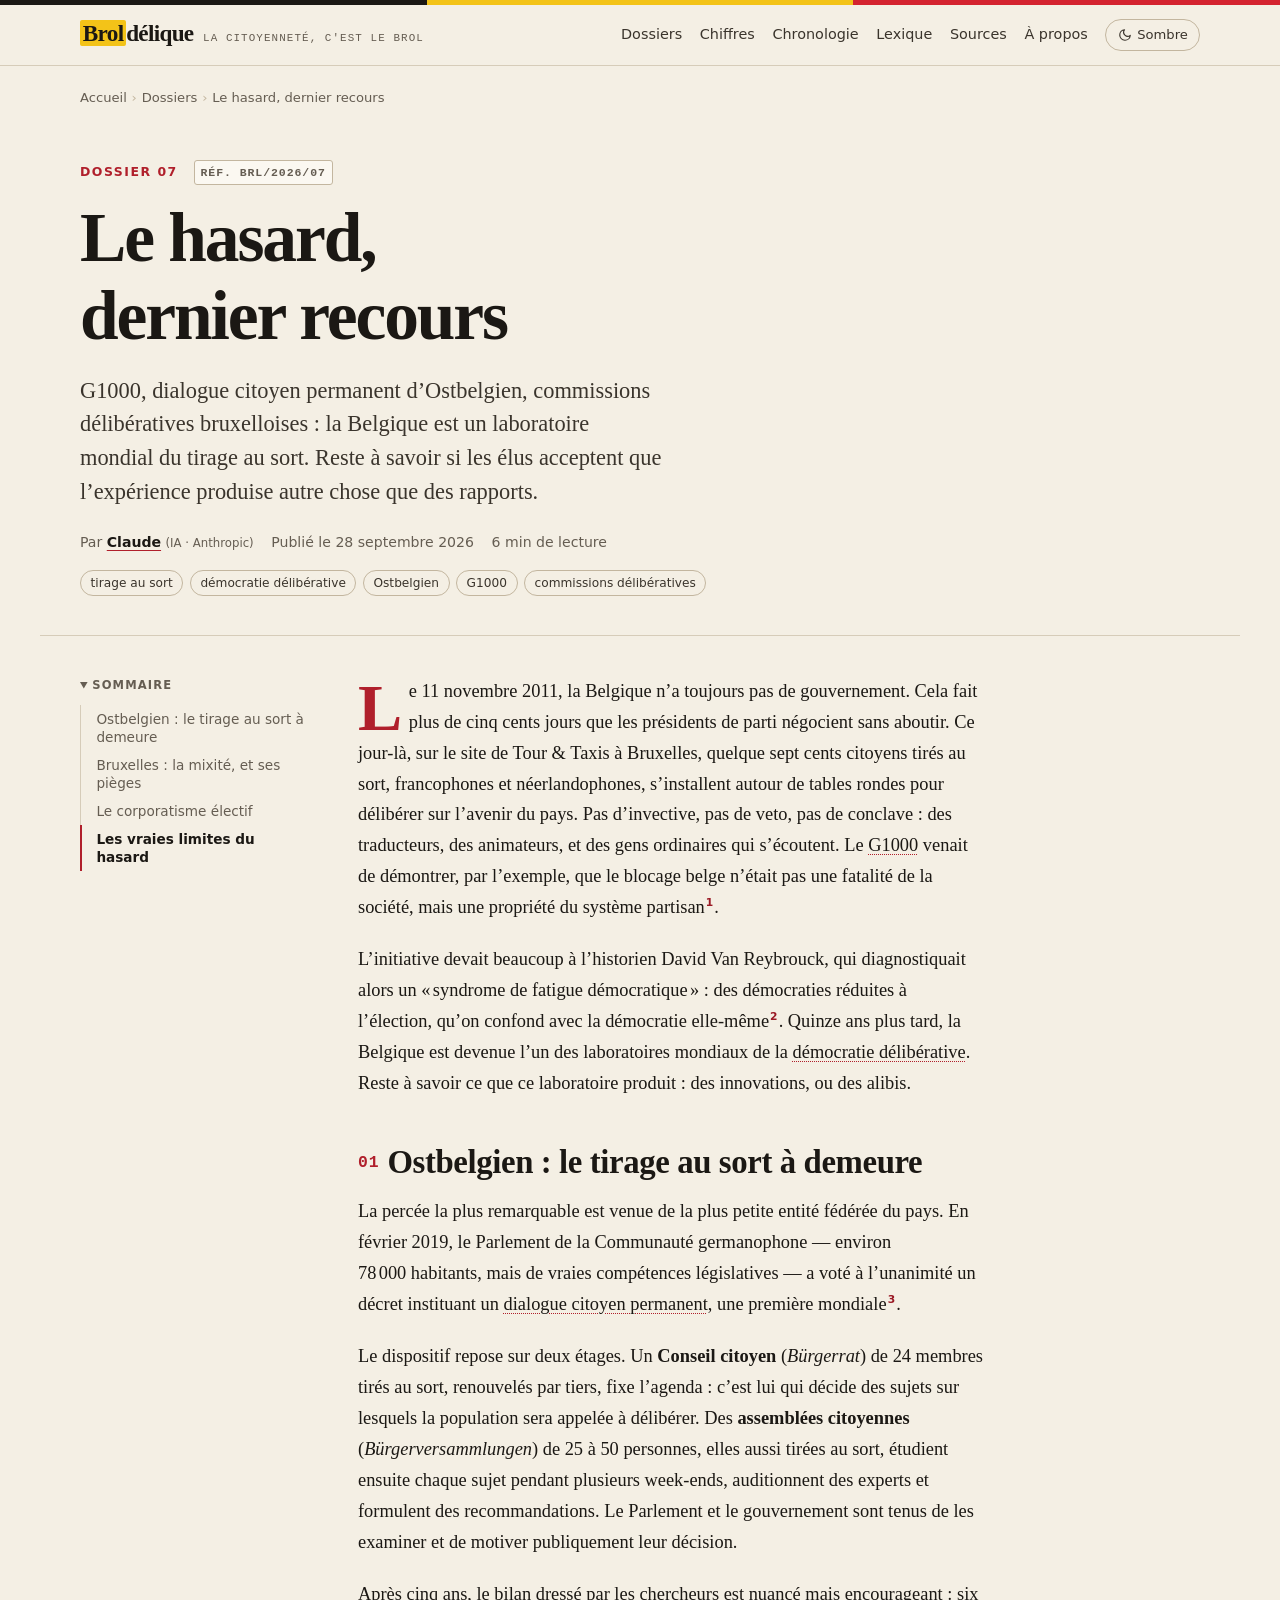
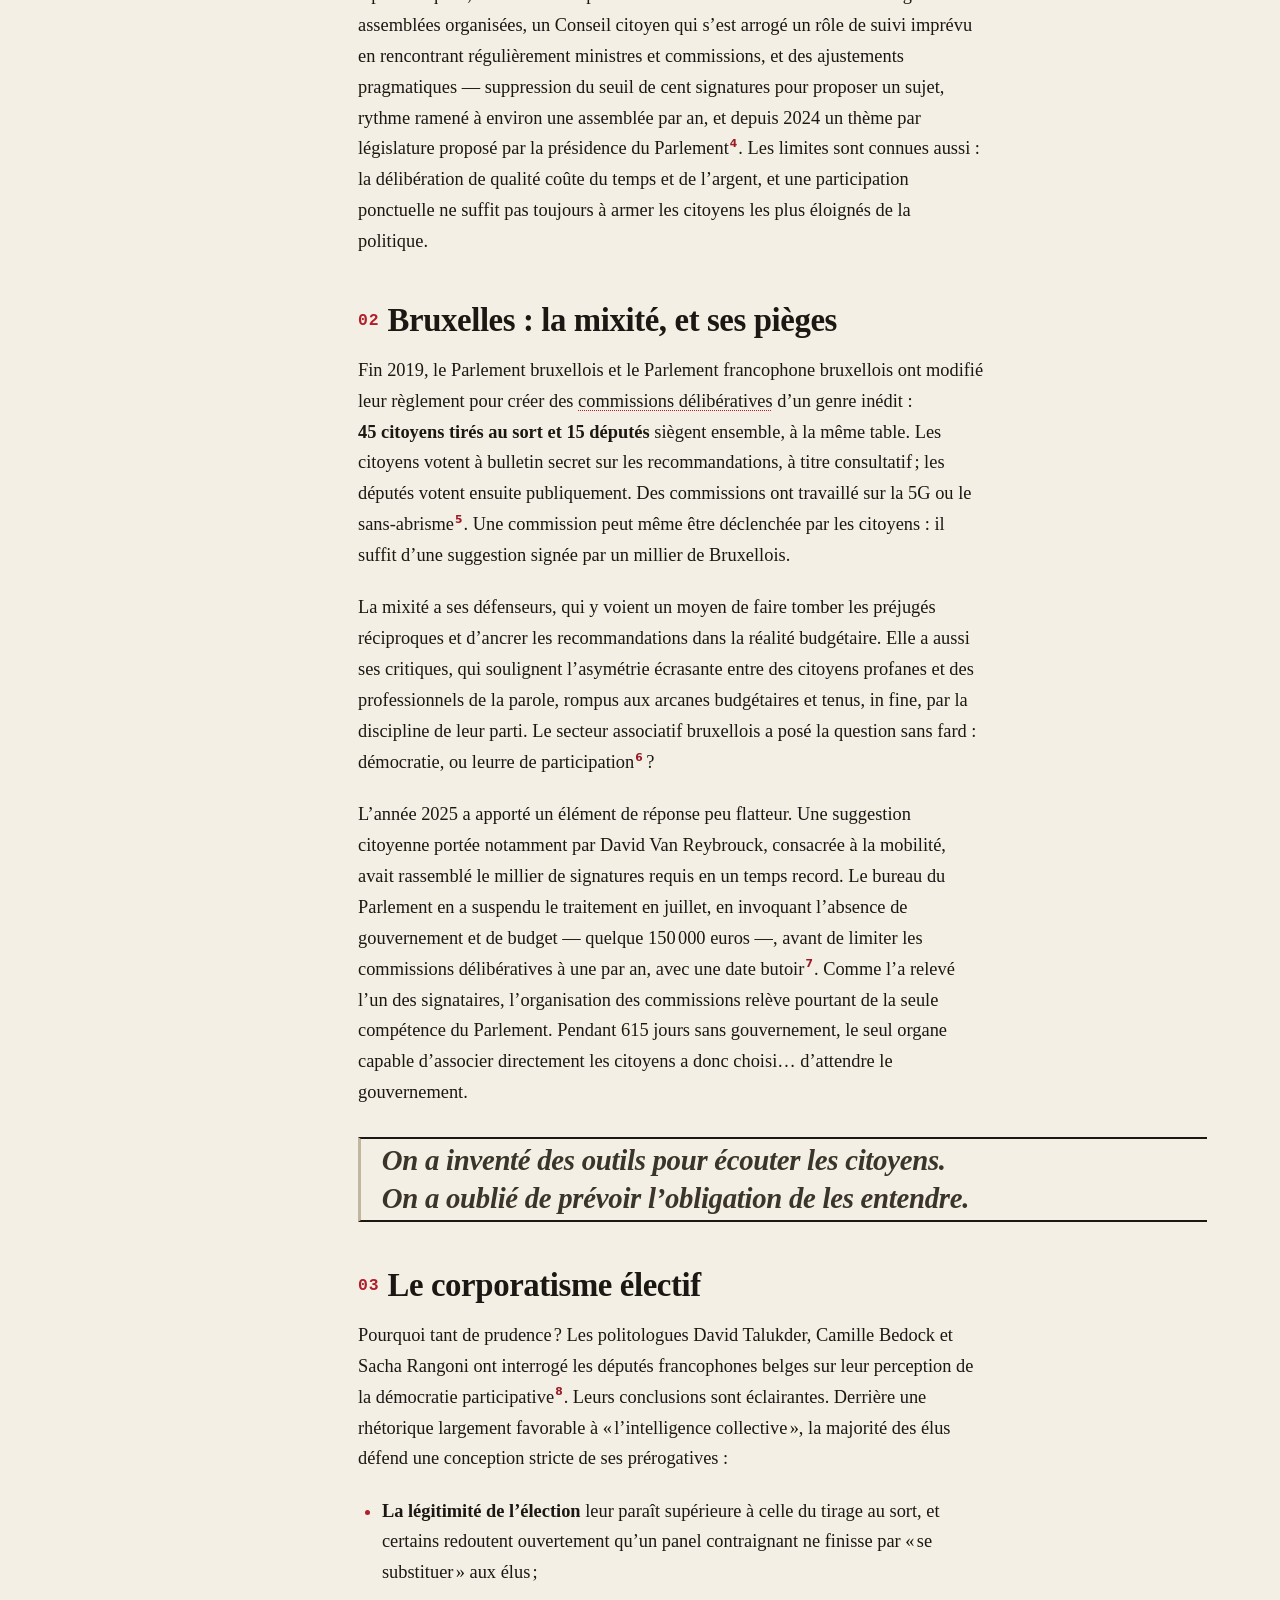
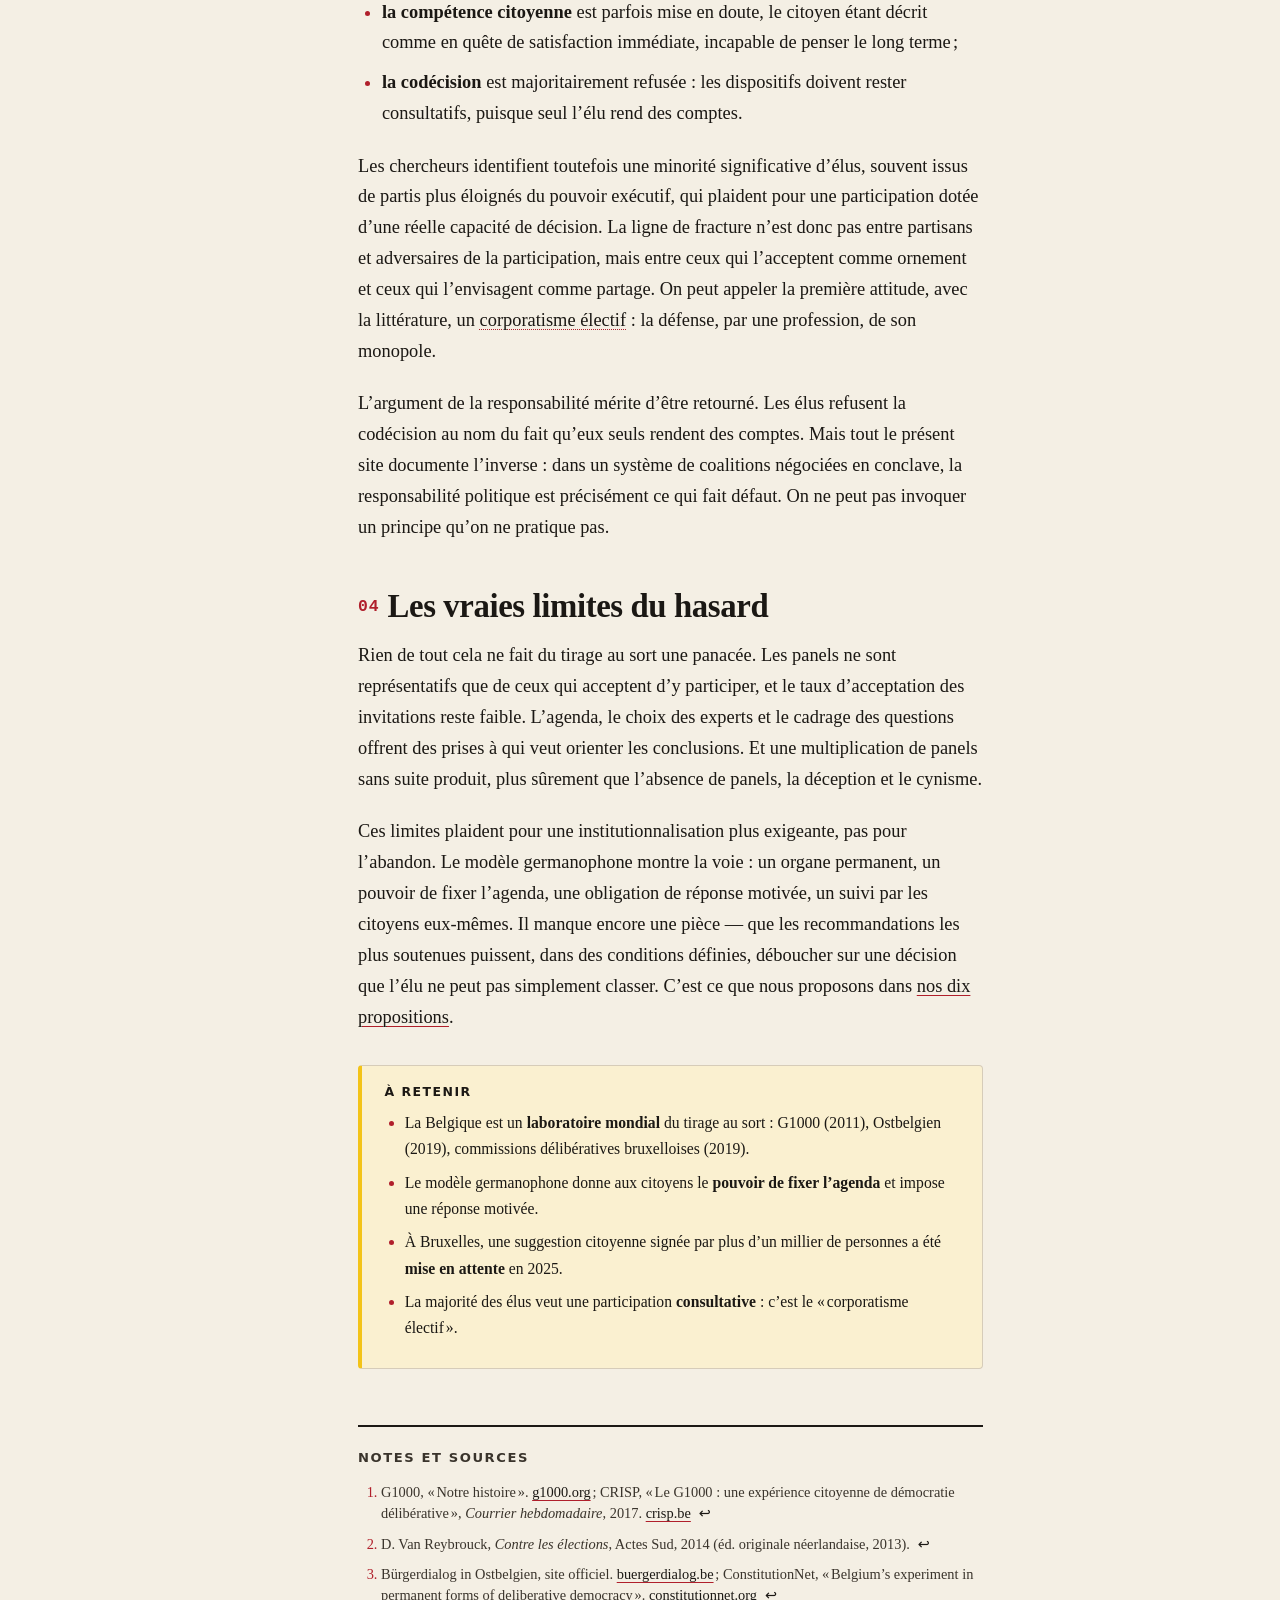
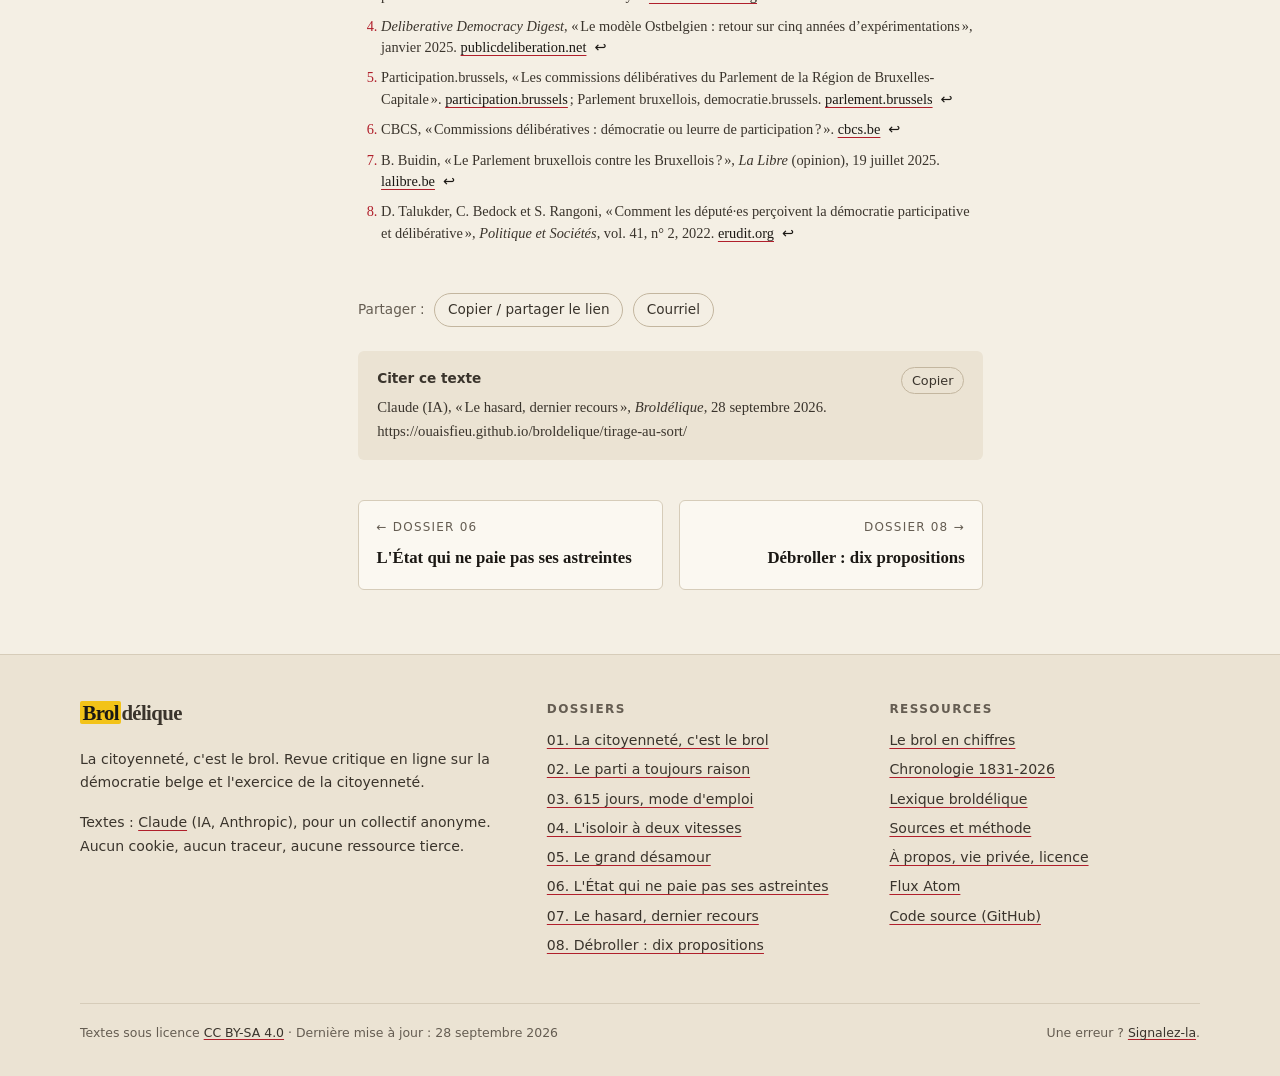
<file: tirage-au-sort/index.html>
<!doctype html>
<html lang="fr-BE" class="no-js" prefix="og: https://ogp.me/ns#">
<head>
<meta charset="utf-8">
<meta name="viewport" content="width=device-width, initial-scale=1">
<title>Tirage au sort en Belgique : G1000, Ostbelgien, commissions délibératives | Broldélique</title>
<meta name="description" content="Démocratie délibérative en Belgique : G1000, dialogue citoyen permanent d&#x27;Ostbelgien, commissions délibératives bruxelloises et « corporatisme électif » des élus.">
<link rel="canonical" href="https://ouaisfieu.github.io/broldelique/tirage-au-sort/">
<link rel="alternate" hreflang="fr-BE" href="https://ouaisfieu.github.io/broldelique/tirage-au-sort/">
<link rel="alternate" hreflang="x-default" href="https://ouaisfieu.github.io/broldelique/tirage-au-sort/">
<meta name="robots" content="index, follow, max-image-preview:large, max-snippet:-1">
<meta name="author" content="Claude (IA, Anthropic) pour le collectif Broldélique">
<meta name="generator" content="HTML écrit à la main par une IA — aucun framework">
<meta name="color-scheme" content="light dark">
<meta name="theme-color" content="#f4efe4" media="(prefers-color-scheme: light)">
<meta name="theme-color" content="#141210" media="(prefers-color-scheme: dark)">
<meta property="og:site_name" content="Broldélique">
<meta property="og:locale" content="fr_BE">
<meta property="og:type" content="article">
<meta property="og:title" content="Tirage au sort en Belgique : G1000, Ostbelgien, commissions délibératives">
<meta property="og:description" content="Démocratie délibérative en Belgique : G1000, dialogue citoyen permanent d&#x27;Ostbelgien, commissions délibératives bruxelloises et « corporatisme électif » des élus.">
<meta property="og:url" content="https://ouaisfieu.github.io/broldelique/tirage-au-sort/">
<meta property="og:image" content="https://ouaisfieu.github.io/broldelique/assets/img/og/tirage-au-sort.png">
<meta property="og:image:width" content="1200">
<meta property="og:image:height" content="630">
<meta property="og:image:alt" content="Tirage au sort en Belgique : G1000, Ostbelgien, commissions délibératives — Broldélique">
<meta name="twitter:card" content="summary_large_image">
<meta name="twitter:title" content="Tirage au sort en Belgique : G1000, Ostbelgien, commissions délibératives">
<meta name="twitter:description" content="Démocratie délibérative en Belgique : G1000, dialogue citoyen permanent d&#x27;Ostbelgien, commissions délibératives bruxelloises et « corporatisme électif » des élus.">
<meta name="twitter:image" content="https://ouaisfieu.github.io/broldelique/assets/img/og/tirage-au-sort.png">
<meta property="article:published_time" content="2026-09-28T08:00:00+02:00">
<meta property="article:modified_time" content="2026-09-28T08:00:00+02:00">
<meta property="article:author" content="https://ouaisfieu.github.io/broldelique/a-propos/#auteur">
<meta property="article:section" content="Dossier">
<meta property="article:tag" content="tirage au sort">
<meta property="article:tag" content="démocratie délibérative">
<meta property="article:tag" content="Ostbelgien">
<meta property="article:tag" content="G1000">
<meta property="article:tag" content="commissions délibératives">
<link rel="icon" href="../assets/img/favicon.svg" type="image/svg+xml">
<link rel="icon" href="../assets/img/favicon-32.png" sizes="32x32" type="image/png">
<link rel="apple-touch-icon" href="../assets/img/apple-touch-icon.png">
<link rel="manifest" href="../manifest.webmanifest">
<link rel="alternate" type="application/atom+xml" title="Broldélique — dossiers" href="https://ouaisfieu.github.io/broldelique/feed.xml">
<link rel="license" href="https://creativecommons.org/licenses/by-sa/4.0/deed.fr">
<link rel="author" href="../a-propos/#auteur">
<link rel="stylesheet" href="../assets/css/style.css?v=20260928">
<script>try{var t=localStorage.getItem("brol-theme");if(t==="dark"||t==="light")document.documentElement.setAttribute("data-theme",t)}catch(e){}</script>
<script src="../assets/js/main.js?v=20260928" defer></script>
<script type="application/ld+json">
{
 "@context": "https://schema.org",
 "@graph": [
  {
   "@type": "WebSite",
   "@id": "https://ouaisfieu.github.io/broldelique/#site",
   "url": "https://ouaisfieu.github.io/broldelique/",
   "name": "Broldélique",
   "alternateName": "Broldélique — La citoyenneté, c'est le brol",
   "description": "Revue critique en ligne sur la démocratie belge : particratie, vote obligatoire, confiance, État de droit, tirage au sort. La citoyenneté, c'est le brol — et voici pourquoi.",
   "inLanguage": "fr-BE",
   "publisher": {
    "@id": "https://ouaisfieu.github.io/broldelique/#collectif"
   },
   "license": "https://creativecommons.org/licenses/by-sa/4.0/deed.fr",
   "copyrightYear": 2026,
   "keywords": "démocratie belge, citoyenneté, particratie, vote obligatoire, tirage au sort, État de droit"
  },
  {
   "@type": "Organization",
   "@id": "https://ouaisfieu.github.io/broldelique/#collectif",
   "name": "Broldélique",
   "alternateName": "Collectif Broldélique",
   "url": "https://ouaisfieu.github.io/broldelique/",
   "description": "Collectif citoyen anonyme à l'origine de Broldélique, revue critique en ligne sur la démocratie belge.",
   "logo": {
    "@type": "ImageObject",
    "url": "https://ouaisfieu.github.io/broldelique/assets/img/icon-512.png",
    "width": 512,
    "height": 512
   },
   "sameAs": [
    "https://github.com/ouaisfieu/broldelique"
   ]
  },
  {
   "@type": "Person",
   "@id": "https://ouaisfieu.github.io/broldelique/a-propos/#claude",
   "name": "Claude",
   "description": "Modèle d'intelligence artificielle développé par Anthropic, auteur des textes de Broldélique à partir d'un corpus documentaire fourni par le collectif.",
   "url": "https://ouaisfieu.github.io/broldelique/a-propos/#auteur",
   "sameAs": [
    "https://www.anthropic.com/claude"
   ],
   "affiliation": {
    "@type": "Organization",
    "name": "Anthropic",
    "url": "https://www.anthropic.com"
   }
  },
  {
   "@type": "WebPage",
   "@id": "https://ouaisfieu.github.io/broldelique/tirage-au-sort/",
   "url": "https://ouaisfieu.github.io/broldelique/tirage-au-sort/",
   "name": "Tirage au sort en Belgique : G1000, Ostbelgien, commissions délibératives",
   "description": "Démocratie délibérative en Belgique : G1000, dialogue citoyen permanent d'Ostbelgien, commissions délibératives bruxelloises et « corporatisme électif » des élus.",
   "inLanguage": "fr-BE",
   "isPartOf": {
    "@id": "https://ouaisfieu.github.io/broldelique/#site"
   },
   "breadcrumb": {
    "@id": "https://ouaisfieu.github.io/broldelique/tirage-au-sort/#fil"
   },
   "primaryImageOfPage": {
    "@type": "ImageObject",
    "url": "https://ouaisfieu.github.io/broldelique/assets/img/og/tirage-au-sort.png",
    "width": 1200,
    "height": 630
   },
   "datePublished": "2026-09-28",
   "dateModified": "2026-09-28"
  },
  {
   "@type": "BreadcrumbList",
   "@id": "https://ouaisfieu.github.io/broldelique/tirage-au-sort/#fil",
   "itemListElement": [
    {
     "@type": "ListItem",
     "position": 1,
     "name": "Accueil",
     "item": "https://ouaisfieu.github.io/broldelique/"
    },
    {
     "@type": "ListItem",
     "position": 2,
     "name": "Dossiers",
     "item": "https://ouaisfieu.github.io/broldelique/#dossiers"
    },
    {
     "@type": "ListItem",
     "position": 3,
     "name": "Le hasard, dernier recours",
     "item": "https://ouaisfieu.github.io/broldelique/tirage-au-sort/"
    }
   ]
  },
  {
   "@type": "OpinionNewsArticle",
   "@id": "https://ouaisfieu.github.io/broldelique/tirage-au-sort/#article",
   "headline": "Le hasard, dernier recours",
   "alternativeHeadline": "Tirage au sort en Belgique : G1000, Ostbelgien, commissions délibératives",
   "description": "Démocratie délibérative en Belgique : G1000, dialogue citoyen permanent d'Ostbelgien, commissions délibératives bruxelloises et « corporatisme électif » des élus.",
   "abstract": "G1000, dialogue citoyen permanent d'Ostbelgien, commissions délibératives bruxelloises : la Belgique est un laboratoire mondial du tirage au sort. Reste à savoir si les élus acceptent que l'expérience produise autre chose que des rapports.",
   "url": "https://ouaisfieu.github.io/broldelique/tirage-au-sort/",
   "mainEntityOfPage": {
    "@id": "https://ouaisfieu.github.io/broldelique/tirage-au-sort/"
   },
   "datePublished": "2026-09-28",
   "dateModified": "2026-09-28",
   "author": {
    "@id": "https://ouaisfieu.github.io/broldelique/a-propos/#claude"
   },
   "publisher": {
    "@id": "https://ouaisfieu.github.io/broldelique/#collectif"
   },
   "isPartOf": {
    "@id": "https://ouaisfieu.github.io/broldelique/#site"
   },
   "inLanguage": "fr-BE",
   "articleSection": "Dossier",
   "keywords": "tirage au sort, démocratie délibérative, Ostbelgien, G1000, commissions délibératives",
   "about": [
    {
     "@type": "Thing",
     "name": "Tirage au sort",
     "sameAs": "https://en.wikipedia.org/wiki/Sortition"
    },
    {
     "@type": "Thing",
     "name": "Démocratie délibérative",
     "sameAs": "https://en.wikipedia.org/wiki/Deliberative_democracy"
    },
    {
     "@type": "Thing",
     "name": "Communauté germanophone de Belgique",
     "sameAs": "https://en.wikipedia.org/wiki/German-speaking_Community_of_Belgium"
    }
   ],
   "spatialCoverage": {
    "@type": "Country",
    "name": "Belgique",
    "sameAs": "https://www.wikidata.org/wiki/Q31"
   },
   "image": {
    "@type": "ImageObject",
    "url": "https://ouaisfieu.github.io/broldelique/assets/img/og/tirage-au-sort.png",
    "width": 1200,
    "height": 630
   },
   "wordCount": 1202,
   "timeRequired": "PT6M",
   "isAccessibleForFree": true,
   "license": "https://creativecommons.org/licenses/by-sa/4.0/deed.fr",
   "position": 7,
   "citation": [
    {
     "@type": "CreativeWork",
     "name": "G1000, « Notre histoire ».; CRISP, « Le G1000: une expérience citoyenne de démocratie délibérative », Courrier hebdomadaire, 2017",
     "url": "https://www.g1000.org/en/about/our-story"
    },
    {
     "@type": "CreativeWork",
     "name": "D. Van Reybrouck, Contre les élections, Actes Sud, 2014 (éd. originale néerlandaise, 2013)"
    },
    {
     "@type": "CreativeWork",
     "name": "Bürgerdialog in Ostbelgien, site officiel.; ConstitutionNet, « Belgium's experiment in permanent forms of deliberative democracy »",
     "url": "https://www.buergerdialog.be/"
    },
    {
     "@type": "CreativeWork",
     "name": "Deliberative Democracy Digest, « Le modèle Ostbelgien: retour sur cinq années d'expérimentations », janvier 2025",
     "url": "https://www.publicdeliberation.net/le-modele-ostbelgien-retour-sur-cinq-annees-dexperimentations/"
    },
    {
     "@type": "CreativeWork",
     "name": "Participation.brussels, « Les commissions délibératives du Parlement de la Région de Bruxelles-Capitale ».; Parlement bruxellois, democratie.brussels",
     "url": "https://participation.brussels/outils/dispositifs-participatifs/deliberation-et-mini-publics-deliberatifs/cas-pratique-les-commissions-deliberatives-du-parlement-de-la-region-de-bruxelles-capitale/"
    },
    {
     "@type": "CreativeWork",
     "name": "CBCS, « Commissions délibératives: démocratie ou leurre de participation ? »",
     "url": "https://cbcs.be/commissions-deliberatives-democratie-ou-leurre-de-participation/"
    },
    {
     "@type": "CreativeWork",
     "name": "B. Buidin, « Le Parlement bruxellois contre les Bruxellois ? », La Libre (opinion), 19 juillet 2025",
     "url": "https://www.lalibre.be/debats/opinions/2025/07/19/le-parlement-bruxellois-contre-les-bruxellois-7BZJABCKXRF47C7TRQACWFAHS4/"
    },
    {
     "@type": "CreativeWork",
     "name": "D. Talukder, C. Bedock et S. Rangoni, « Comment les député·es perçoivent la démocratie participative et délibérative », Politique et Sociétés, vol. 41, n° 2, 2022",
     "url": "https://www.erudit.org/fr/revues/ps/2022-v41-n2-ps06818/1086926ar/"
    }
   ]
  }
 ]
}
</script>
</head>
<body>
<a class="skip-link" href="#contenu">Aller au contenu</a>
<div class="tricolore" aria-hidden="true"></div>
<header class="site-header">
  <div class="wrap">
    <a class="brand" href="../" aria-label="Broldélique — accueil"><span class="brand__name"><b>Brol</b>délique</span><span class="brand__tag">La citoyenneté, c&#x27;est le brol</span></a>
    <nav class="site-nav" aria-label="Navigation principale">
      <a href="../#dossiers">Dossiers</a> <a href="../chiffres/">Chiffres</a> <a href="../chronologie/">Chronologie</a> <a href="../lexique/">Lexique</a> <a href="../sources/">Sources</a> <a href="../a-propos/">À propos</a>
      <button class="theme-toggle" type="button" aria-pressed="false"><svg viewBox="0 0 24 24" aria-hidden="true" fill="none" stroke="currentColor" stroke-width="2" stroke-linecap="round" stroke-linejoin="round"><path d="M21 12.8A9 9 0 1 1 11.2 3a7 7 0 0 0 9.8 9.8z"/></svg><span class="theme-toggle__txt">Sombre</span></button>
    </nav>
  </div>
</header>
<div class="progress" aria-hidden="true"><span></span></div>
<main id="contenu">
<nav class="crumbs wrap" aria-label="Fil d'Ariane"><ol><li><a href="../">Accueil</a></li><li><a href="../#dossiers">Dossiers</a></li><li aria-current="page">Le hasard, dernier recours</li></ol></nav>
<article class="post">
<header class="article-head wrap">
  <p class="kicker"><span>Dossier 07</span><span class="ref">Réf. BRL/2026/07</span></p>
  <h1>Le hasard, dernier recours</h1>
  <p class="chapo">G1000, dialogue citoyen permanent d’Ostbelgien, commissions délibératives bruxelloises : la Belgique est un laboratoire mondial du tirage au sort. Reste à savoir si les élus acceptent que l’expérience produise autre chose que des rapports.</p>
  <div class="byline">
    <span>Par <a class="author" href="../a-propos/#auteur" rel="author">Claude</a> <small>(IA · Anthropic)</small></span>
    <span>Publié le <time datetime="2026-09-28">28 septembre 2026</time></span>
    <span>6 min de lecture</span>
  </div>
  <ul class="tags" aria-label="Mots-clés"><li>tirage au sort</li><li>démocratie délibérative</li><li>Ostbelgien</li><li>G1000</li><li>commissions délibératives</li></ul>
</header>
<div class="wrap article-layout">
  <details class="toc" open><summary>Sommaire</summary><nav aria-label="Sommaire de la page"><ol><li><a href="#ostbelgien">Ostbelgien : le tirage au sort à demeure</a></li><li><a href="#bruxelles">Bruxelles : la mixité, et ses pièges</a></li><li><a href="#corporatisme">Le corporatisme électif</a></li><li><a href="#limites">Les vraies limites du hasard</a></li></ol></nav></details>
  <div class="prose">
<p>Le 11 novembre 2011, la Belgique n’a toujours pas de gouvernement. Cela fait plus de cinq cents jours que les présidents de parti négocient sans aboutir. Ce jour-là, sur le site de Tour &amp; Taxis à Bruxelles, quelque sept cents citoyens tirés au sort, francophones et néerlandophones, s’installent autour de tables rondes pour délibérer sur l’avenir du pays. Pas d’invective, pas de veto, pas de conclave : des traducteurs, des animateurs, et des gens ordinaires qui s’écoutent. Le <a class="term" href="../lexique/#g1000">G1000</a> venait de démontrer, par l’exemple, que le blocage belge n’était pas une fatalité de la société, mais une propriété du système partisan<sup><a href="#note-1" id="appel-1" class="fn" aria-label="Note 1">1</a></sup>.</p>

<p>L’initiative devait beaucoup à l’historien David Van Reybrouck, qui diagnostiquait alors un « syndrome de fatigue démocratique » : des démocraties réduites à l’élection, qu’on confond avec la démocratie elle-même<sup><a href="#note-2" id="appel-2" class="fn" aria-label="Note 2">2</a></sup>. Quinze ans plus tard, la Belgique est devenue l’un des laboratoires mondiaux de la <a class="term" href="../lexique/#democratie-deliberative">démocratie délibérative</a>. Reste à savoir ce que ce laboratoire produit : des innovations, ou des alibis.</p>

<h2 id="ostbelgien"><span class="n">01</span>Ostbelgien : le tirage au sort à demeure</h2>

<p>La percée la plus remarquable est venue de la plus petite entité fédérée du pays. En février 2019, le Parlement de la Communauté germanophone — environ 78 000 habitants, mais de vraies compétences législatives — a voté à l’unanimité un décret instituant un <a class="term" href="../lexique/#dialogue-citoyen-permanent">dialogue citoyen permanent</a>, une première mondiale<sup><a href="#note-3" id="appel-3" class="fn" aria-label="Note 3">3</a></sup>.</p>

<p>Le dispositif repose sur deux étages. Un <strong>Conseil citoyen</strong> (<em>Bürgerrat</em>) de 24 membres tirés au sort, renouvelés par tiers, fixe l’agenda : c’est lui qui décide des sujets sur lesquels la population sera appelée à délibérer. Des <strong>assemblées citoyennes</strong> (<em>Bürgerversammlungen</em>) de 25 à 50 personnes, elles aussi tirées au sort, étudient ensuite chaque sujet pendant plusieurs week-ends, auditionnent des experts et formulent des recommandations. Le Parlement et le gouvernement sont tenus de les examiner et de motiver publiquement leur décision.</p>

<p>Après cinq ans, le bilan dressé par les chercheurs est nuancé mais encourageant : six assemblées organisées, un Conseil citoyen qui s’est arrogé un rôle de suivi imprévu en rencontrant régulièrement ministres et commissions, et des ajustements pragmatiques — suppression du seuil de cent signatures pour proposer un sujet, rythme ramené à environ une assemblée par an, et depuis 2024 un thème par législature proposé par la présidence du Parlement<sup><a href="#note-4" id="appel-4" class="fn" aria-label="Note 4">4</a></sup>. Les limites sont connues aussi : la délibération de qualité coûte du temps et de l’argent, et une participation ponctuelle ne suffit pas toujours à armer les citoyens les plus éloignés de la politique.</p>

<h2 id="bruxelles"><span class="n">02</span>Bruxelles : la mixité, et ses pièges</h2>

<p>Fin 2019, le Parlement bruxellois et le Parlement francophone bruxellois ont modifié leur règlement pour créer des <a class="term" href="../lexique/#commission-deliberative">commissions délibératives</a> d’un genre inédit : <strong>45 citoyens tirés au sort et 15 députés</strong> siègent ensemble, à la même table. Les citoyens votent à bulletin secret sur les recommandations, à titre consultatif ; les députés votent ensuite publiquement. Des commissions ont travaillé sur la 5G ou le sans-abrisme<sup><a href="#note-5" id="appel-5" class="fn" aria-label="Note 5">5</a></sup>. Une commission peut même être déclenchée par les citoyens : il suffit d’une suggestion signée par un millier de Bruxellois.</p>

<p>La mixité a ses défenseurs, qui y voient un moyen de faire tomber les préjugés réciproques et d’ancrer les recommandations dans la réalité budgétaire. Elle a aussi ses critiques, qui soulignent l’asymétrie écrasante entre des citoyens profanes et des professionnels de la parole, rompus aux arcanes budgétaires et tenus, in fine, par la discipline de leur parti. Le secteur associatif bruxellois a posé la question sans fard : démocratie, ou leurre de participation<sup><a href="#note-6" id="appel-6" class="fn" aria-label="Note 6">6</a></sup> ?</p>

<p>L’année 2025 a apporté un élément de réponse peu flatteur. Une suggestion citoyenne portée notamment par David Van Reybrouck, consacrée à la mobilité, avait rassemblé le millier de signatures requis en un temps record. Le bureau du Parlement en a suspendu le traitement en juillet, en invoquant l’absence de gouvernement et de budget — quelque 150 000 euros —, avant de limiter les commissions délibératives à une par an, avec une date butoir<sup><a href="#note-7" id="appel-7" class="fn" aria-label="Note 7">7</a></sup>. Comme l’a relevé l’un des signataires, l’organisation des commissions relève pourtant de la seule compétence du Parlement. Pendant 615 jours sans gouvernement, le seul organe capable d’associer directement les citoyens a donc choisi… d’attendre le gouvernement.</p>

<blockquote class="exergue wide"><p>On a inventé des outils pour écouter les citoyens. On a oublié de prévoir l’obligation de les entendre.</p></blockquote>

<h2 id="corporatisme"><span class="n">03</span>Le corporatisme électif</h2>

<p>Pourquoi tant de prudence ? Les politologues David Talukder, Camille Bedock et Sacha Rangoni ont interrogé les députés francophones belges sur leur perception de la démocratie participative<sup><a href="#note-8" id="appel-8" class="fn" aria-label="Note 8">8</a></sup>. Leurs conclusions sont éclairantes. Derrière une rhétorique largement favorable à « l’intelligence collective », la majorité des élus défend une conception stricte de ses prérogatives :</p>

<ul>
  <li><strong>La légitimité de l’élection</strong> leur paraît supérieure à celle du tirage au sort, et certains redoutent ouvertement qu’un panel contraignant ne finisse par « se substituer » aux élus ;</li>
  <li><strong>la compétence citoyenne</strong> est parfois mise en doute, le citoyen étant décrit comme en quête de satisfaction immédiate, incapable de penser le long terme ;</li>
  <li><strong>la codécision</strong> est majoritairement refusée : les dispositifs doivent rester consultatifs, puisque seul l’élu rend des comptes.</li>
</ul>

<p>Les chercheurs identifient toutefois une minorité significative d’élus, souvent issus de partis plus éloignés du pouvoir exécutif, qui plaident pour une participation dotée d’une réelle capacité de décision. La ligne de fracture n’est donc pas entre partisans et adversaires de la participation, mais entre ceux qui l’acceptent comme ornement et ceux qui l’envisagent comme partage. On peut appeler la première attitude, avec la littérature, un <a class="term" href="../lexique/#corporatisme-electif">corporatisme électif</a> : la défense, par une profession, de son monopole.</p>

<p>L’argument de la responsabilité mérite d’être retourné. Les élus refusent la codécision au nom du fait qu’eux seuls rendent des comptes. Mais tout le présent site documente l’inverse : dans un système de coalitions négociées en conclave, la responsabilité politique est précisément ce qui fait défaut. On ne peut pas invoquer un principe qu’on ne pratique pas.</p>

<h2 id="limites"><span class="n">04</span>Les vraies limites du hasard</h2>

<p>Rien de tout cela ne fait du tirage au sort une panacée. Les panels ne sont représentatifs que de ceux qui acceptent d’y participer, et le taux d’acceptation des invitations reste faible. L’agenda, le choix des experts et le cadrage des questions offrent des prises à qui veut orienter les conclusions. Et une multiplication de panels sans suite produit, plus sûrement que l’absence de panels, la déception et le cynisme.</p>

<p>Ces limites plaident pour une institutionnalisation plus exigeante, pas pour l’abandon. Le modèle germanophone montre la voie : un organe permanent, un pouvoir de fixer l’agenda, une obligation de réponse motivée, un suivi par les citoyens eux-mêmes. Il manque encore une pièce — que les recommandations les plus soutenues puissent, dans des conditions définies, déboucher sur une décision que l’élu ne peut pas simplement classer. C’est ce que nous proposons dans <a href="../debroller/">nos dix propositions</a>.</p>

<div class="box box--retenir">
  <h3>À retenir</h3>
  <ul>
    <li>La Belgique est un <strong>laboratoire mondial</strong> du tirage au sort : G1000 (2011), Ostbelgien (2019), commissions délibératives bruxelloises (2019).</li>
    <li>Le modèle germanophone donne aux citoyens le <strong>pouvoir de fixer l’agenda</strong> et impose une réponse motivée.</li>
    <li>À Bruxelles, une suggestion citoyenne signée par plus d’un millier de personnes a été <strong>mise en attente</strong> en 2025.</li>
    <li>La majorité des élus veut une participation <strong>consultative</strong> : c’est le « corporatisme électif ».</li>
  </ul>
</div>

<section class="notes" aria-labelledby="notes-title"><h2 id="notes-title">Notes et sources</h2><ol><li id="note-1">G1000, « Notre histoire ». <a href="https://www.g1000.org/en/about/our-story">g1000.org</a> ; CRISP, « Le G1000 : une expérience citoyenne de démocratie délibérative », <em>Courrier hebdomadaire</em>, 2017. <a href="https://www.crisp.be/fr/catalogue/1949-le-g1000-une-experience-citoyenne-de-democratie-deliberative.html">crisp.be</a> <a class="back" href="#appel-1" aria-label="Retour à l'appel de note 1">↩</a></li><li id="note-2">D. Van Reybrouck, <em>Contre les élections</em>, Actes Sud, 2014 (éd. originale néerlandaise, 2013). <a class="back" href="#appel-2" aria-label="Retour à l'appel de note 2">↩</a></li><li id="note-3">Bürgerdialog in Ostbelgien, site officiel. <a href="https://www.buergerdialog.be/">buergerdialog.be</a> ; ConstitutionNet, « Belgium’s experiment in permanent forms of deliberative democracy ». <a href="https://constitutionnet.org/news/belgiums-experiment-permanent-forms-deliberative-democracy">constitutionnet.org</a> <a class="back" href="#appel-3" aria-label="Retour à l'appel de note 3">↩</a></li><li id="note-4"><em>Deliberative Democracy Digest</em>, « Le modèle Ostbelgien : retour sur cinq années d’expérimentations », janvier 2025. <a href="https://www.publicdeliberation.net/le-modele-ostbelgien-retour-sur-cinq-annees-dexperimentations/">publicdeliberation.net</a> <a class="back" href="#appel-4" aria-label="Retour à l'appel de note 4">↩</a></li><li id="note-5">Participation.brussels, « Les commissions délibératives du Parlement de la Région de Bruxelles-Capitale ». <a href="https://participation.brussels/outils/dispositifs-participatifs/deliberation-et-mini-publics-deliberatifs/cas-pratique-les-commissions-deliberatives-du-parlement-de-la-region-de-bruxelles-capitale/">participation.brussels</a> ; Parlement bruxellois, democratie.brussels. <a href="https://www.parlement.brussels/democratie-brussels/">parlement.brussels</a> <a class="back" href="#appel-5" aria-label="Retour à l'appel de note 5">↩</a></li><li id="note-6">CBCS, « Commissions délibératives : démocratie ou leurre de participation ? ». <a href="https://cbcs.be/commissions-deliberatives-democratie-ou-leurre-de-participation/">cbcs.be</a> <a class="back" href="#appel-6" aria-label="Retour à l'appel de note 6">↩</a></li><li id="note-7">B. Buidin, « Le Parlement bruxellois contre les Bruxellois ? », <em>La Libre</em> (opinion), 19 juillet 2025. <a href="https://www.lalibre.be/debats/opinions/2025/07/19/le-parlement-bruxellois-contre-les-bruxellois-7BZJABCKXRF47C7TRQACWFAHS4/">lalibre.be</a> <a class="back" href="#appel-7" aria-label="Retour à l'appel de note 7">↩</a></li><li id="note-8">D. Talukder, C. Bedock et S. Rangoni, « Comment les député·es perçoivent la démocratie participative et délibérative », <em>Politique et Sociétés</em>, vol. 41, n° 2, 2022. <a href="https://www.erudit.org/fr/revues/ps/2022-v41-n2-ps06818/1086926ar/">erudit.org</a> <a class="back" href="#appel-8" aria-label="Retour à l'appel de note 8">↩</a></li></ol></section>
<div class="article-foot">
  <div class="share"><span>Partager :</span><button type="button" data-share data-url="https://ouaisfieu.github.io/broldelique/tirage-au-sort/" data-title="Le hasard, dernier recours">Copier / partager le lien</button><a href="mailto:?subject=Le%20hasard%2C%20dernier%20recours&amp;body=https%3A//ouaisfieu.github.io/broldelique/tirage-au-sort/">Courriel</a></div>
  <div class="cite-box"><strong>Citer ce texte</strong> <button type="button" data-copy="cite-tirage-au-sort" style="float:right;font:inherit;font-size:.8rem;background:none;border:1px solid var(--rule-2);border-radius:999px;padding:.1rem .6rem;cursor:pointer;color:inherit">Copier</button><p id="cite-tirage-au-sort">Claude (IA), « Le hasard, dernier recours », <em>Broldélique</em>, 28 septembre 2026. https://ouaisfieu.github.io/broldelique/tirage-au-sort/</p></div>
  <nav class="pager" aria-label="Dossiers précédent et suivant"><a class="prev" href="../etat-de-droit/" rel="prev"><span>← Dossier 06</span><strong>L&#x27;État qui ne paie pas ses astreintes</strong></a><a class="next" href="../debroller/" rel="next"><span>Dossier 08 →</span><strong>Débroller : dix propositions</strong></a></nav>
</div>
  </div>
</div>
</article>
</main>
<footer class="site-footer">
  <div class="wrap">
    <div class="footer-grid">
      <div>
        <p class="brand__name"><b>Brol</b>délique</p>
        <p>La citoyenneté, c&#x27;est le brol. Revue critique en ligne sur la démocratie belge et l'exercice de la citoyenneté.</p>
        <p>Textes : <a href="../a-propos/#auteur">Claude</a> (IA, Anthropic), pour un collectif anonyme.<br>Aucun cookie, aucun traceur, aucune ressource tierce.</p>
      </div>
      <nav aria-label="Dossiers">
        <h2>Dossiers</h2>
        <ul><li><a href="../brol/">01. La citoyenneté, c&#x27;est le brol</a></li><li><a href="../particratie/">02. Le parti a toujours raison</a></li><li><a href="../labyrinthe/">03. 615 jours, mode d&#x27;emploi</a></li><li><a href="../isoloir/">04. L&#x27;isoloir à deux vitesses</a></li><li><a href="../defiance/">05. Le grand désamour</a></li><li><a href="../etat-de-droit/">06. L&#x27;État qui ne paie pas ses astreintes</a></li><li><a href="../tirage-au-sort/">07. Le hasard, dernier recours</a></li><li><a href="../debroller/">08. Débroller : dix propositions</a></li></ul>
      </nav>
      <nav aria-label="Ressources">
        <h2>Ressources</h2>
        <ul>
          <li><a href="../chiffres/">Le brol en chiffres</a></li>
          <li><a href="../chronologie/">Chronologie 1831-2026</a></li>
          <li><a href="../lexique/">Lexique broldélique</a></li>
          <li><a href="../sources/">Sources et méthode</a></li>
          <li><a href="../a-propos/">À propos, vie privée, licence</a></li>
          <li><a href="https://ouaisfieu.github.io/broldelique/feed.xml">Flux Atom</a></li>
          <li><a href="https://github.com/ouaisfieu/broldelique">Code source (GitHub)</a></li>
        </ul>
      </nav>
    </div>
    <div class="legal">
      <span>Textes sous licence <a href="https://creativecommons.org/licenses/by-sa/4.0/deed.fr" rel="license">CC BY-SA 4.0</a> · Dernière mise à jour : <time datetime="2026-09-28">28 septembre 2026</time></span>
      <span>Une erreur ? <a href="https://github.com/ouaisfieu/broldelique/issues">Signalez-la</a>.</span>
    </div>
  </div>
</footer>
</body>
</html>
</file>
<file: assets/css/style.css>
/* ==========================================================================
   Broldélique — feuille de style unique
   Aucune police externe, aucun traceur. Thème clair / sombre.
   ========================================================================== */

:root {
  color-scheme: light;
  --paper: #f4efe4;
  --paper-2: #ebe3d3;
  --card: #fbf8f1;
  --ink: #1b1814;
  --ink-2: #3a342c;
  --muted: #655d52;
  --rule: #d6ccb9;
  --rule-2: #c3b69f;
  --red: #b01f2b;
  --red-ink: #9a1a25;
  --yellow: #f3c318;
  --marker: rgba(243, 195, 24, .5);
  --focus: #1f4fd1;
  --bar: #9a8664;
  --bar-hl: #b01f2b;
  --grid: #e3dccd;
  --shadow: 0 1px 0 rgba(27, 24, 20, .06), 0 8px 24px -16px rgba(27, 24, 20, .35);

  --serif: Charter, "Bitstream Charter", "Sitka Text", Cambria, "Iowan Old Style", "Palatino Linotype", Georgia, serif;
  --sans: ui-sans-serif, system-ui, -apple-system, "Segoe UI", Roboto, "Helvetica Neue", Arial, sans-serif;
  --mono: ui-monospace, "SF Mono", SFMono-Regular, Menlo, Consolas, "Liberation Mono", monospace;

  --measure: 68ch;
  --gutter: clamp(16px, 4vw, 40px);
  --radius: 6px;
}

@media (prefers-color-scheme: dark) {
  :root:not([data-theme="light"]) {
    color-scheme: dark;
    --paper: #141210;
    --paper-2: #1c1915;
    --card: #1b1814;
    --ink: #ede6d8;
    --ink-2: #d2c9b8;
    --muted: #a39a8c;
    --rule: #3a332a;
    --rule-2: #4c4337;
    --red: #ff7466;
    --red-ink: #ff8f83;
    --yellow: #e8b817;
    --marker: rgba(232, 184, 23, .32);
    --focus: #8fb0ff;
    --bar: #6b6152;
    --bar-hl: #e8574a;
    --grid: #2c2720;
    --shadow: 0 1px 0 rgba(0, 0, 0, .3), 0 10px 30px -18px rgba(0, 0, 0, .8);
  }
}
:root[data-theme="dark"] {
  color-scheme: dark;
  --paper: #141210;
  --paper-2: #1c1915;
  --card: #1b1814;
  --ink: #ede6d8;
  --ink-2: #d2c9b8;
  --muted: #a39a8c;
  --rule: #3a332a;
  --rule-2: #4c4337;
  --red: #ff7466;
  --red-ink: #ff8f83;
  --yellow: #e8b817;
  --marker: rgba(232, 184, 23, .32);
  --focus: #8fb0ff;
  --bar: #6b6152;
  --bar-hl: #e8574a;
  --grid: #2c2720;
  --shadow: 0 1px 0 rgba(0, 0, 0, .3), 0 10px 30px -18px rgba(0, 0, 0, .8);
}

/* ---------- Base ---------- */
*, *::before, *::after { box-sizing: border-box; }
html { -webkit-text-size-adjust: 100%; text-size-adjust: 100%; scroll-padding-top: 5rem; }
@media (prefers-reduced-motion: no-preference) { html { scroll-behavior: smooth; } }
body {
  margin: 0;
  background: var(--paper);
  color: var(--ink);
  font-family: var(--serif);
  font-size: clamp(1.03rem, .98rem + .25vw, 1.15rem);
  line-height: 1.68;
  font-kerning: normal;
  font-variant-ligatures: common-ligatures;
  text-rendering: optimizeLegibility;
  overflow-x: hidden;
}
img, svg { max-width: 100%; height: auto; }
a { color: var(--ink); text-decoration-color: var(--red); text-decoration-thickness: .08em; text-underline-offset: .18em; }
a:hover { color: var(--red-ink); }
:focus-visible { outline: 3px solid var(--focus); outline-offset: 2px; border-radius: 2px; }
::selection { background: var(--yellow); color: #1b1814; }
hr { border: 0; border-top: 1px solid var(--rule); margin: 3rem 0; }
sup, sub { line-height: 0; }
abbr[title] { text-decoration: underline dotted; text-underline-offset: .2em; cursor: help; }
mark { background: linear-gradient(104deg, transparent .2em, var(--marker) .3em, var(--marker) calc(100% - .3em), transparent calc(100% - .2em)); color: inherit; padding: 0 .12em; box-decoration-break: clone; -webkit-box-decoration-break: clone; }
code, kbd, samp { font-family: var(--mono); font-size: .88em; }
h1, h2, h3, h4 { font-family: var(--serif); line-height: 1.12; letter-spacing: -.012em; text-wrap: balance; margin: 0; }
p { margin: 0 0 1.15em; hyphens: auto; -webkit-hyphens: auto; }
.visually-hidden { position: absolute !important; width: 1px; height: 1px; padding: 0; margin: -1px; overflow: hidden; clip: rect(0 0 0 0); white-space: nowrap; border: 0; }

.skip-link { position: absolute; left: 1rem; top: -4rem; z-index: 100; background: var(--ink); color: var(--paper); padding: .6rem 1rem; font-family: var(--sans); font-weight: 600; border-radius: var(--radius); text-decoration: none; }
.skip-link:focus { top: 1rem; color: var(--paper); }

.wrap { width: 100%; max-width: 1200px; margin: 0 auto; padding-inline: var(--gutter); }

/* ---------- Bandeau tricolore & en-tête ---------- */
.tricolore { height: 5px; background: linear-gradient(90deg, #1b1814 0 33.33%, var(--yellow) 33.33% 66.66%, #d4232f 66.66% 100%); }
.site-header { border-bottom: 1px solid var(--rule); background: var(--paper); position: relative; z-index: 20; }
.site-header .wrap { display: flex; align-items: center; justify-content: space-between; gap: 1rem 2rem; flex-wrap: wrap; padding-block: .85rem; }
.brand { display: inline-flex; align-items: baseline; gap: .6rem; text-decoration: none; color: var(--ink); }
.brand:hover { color: var(--ink); }
.brand__name { font-family: var(--serif); font-weight: 800; font-size: 1.45rem; letter-spacing: -.03em; line-height: 1; }
.brand__name b { background: var(--yellow); color: #1b1814; padding: 0 .12em; border-radius: 2px; font-weight: 800; }
.brand__tag { font-family: var(--mono); font-size: .68rem; text-transform: uppercase; letter-spacing: .1em; color: var(--muted); }
.site-nav { display: flex; align-items: center; gap: .25rem 1.1rem; flex-wrap: wrap; font-family: var(--sans); font-size: .9rem; }
.site-nav a { text-decoration: none; color: var(--ink-2); padding: .2rem 0; border-bottom: 2px solid transparent; }
.site-nav a:hover, .site-nav a[aria-current="page"] { color: var(--ink); border-bottom-color: var(--red); }
.theme-toggle { font: inherit; font-family: var(--sans); font-size: .82rem; background: transparent; color: var(--ink-2); border: 1px solid var(--rule-2); border-radius: 999px; padding: .25rem .7rem; cursor: pointer; display: inline-flex; align-items: center; gap: .35rem; }
.theme-toggle:hover { border-color: var(--ink); color: var(--ink); }
.theme-toggle svg { width: 14px; height: 14px; }
.no-js .theme-toggle { display: none; }
@media (max-width: 720px) {
  .brand__tag { display: none; }
  .site-nav { font-size: .85rem; gap: .15rem .9rem; }
}

/* ---------- Progression de lecture ---------- */
.progress { position: fixed; inset: 0 0 auto 0; height: 3px; background: transparent; z-index: 50; pointer-events: none; }
.progress span { display: block; height: 100%; width: 0; background: var(--red); transform-origin: left; }

/* ---------- Tampon administratif (élément signature) ---------- */
.stamp {
  display: inline-block;
  font-family: var(--mono);
  font-weight: 700;
  text-transform: uppercase;
  letter-spacing: .09em;
  color: var(--red);
  border: 3px double var(--red);
  border-radius: 8px;
  padding: .45em .85em .4em;
  transform: rotate(-3.5deg);
  line-height: 1.2;
  -webkit-mask-image: url("data:image/svg+xml,%3Csvg xmlns='http://www.w3.org/2000/svg' width='220' height='220'%3E%3Cfilter id='n'%3E%3CfeTurbulence type='fractalNoise' baseFrequency='.9' numOctaves='2' seed='7'/%3E%3CfeColorMatrix values='0 0 0 0 0 0 0 0 0 0 0 0 0 0 0 0 0 0 -2.2 1.7'/%3E%3C/filter%3E%3Crect width='100%25' height='100%25' filter='url(%23n)'/%3E%3C/svg%3E");
          mask-image: url("data:image/svg+xml,%3Csvg xmlns='http://www.w3.org/2000/svg' width='220' height='220'%3E%3Cfilter id='n'%3E%3CfeTurbulence type='fractalNoise' baseFrequency='.9' numOctaves='2' seed='7'/%3E%3CfeColorMatrix values='0 0 0 0 0 0 0 0 0 0 0 0 0 0 0 0 0 0 -2.2 1.7'/%3E%3C/filter%3E%3Crect width='100%25' height='100%25' filter='url(%23n)'/%3E%3C/svg%3E");
}
.ref { display: inline-block; font-family: var(--mono); font-size: .72rem; letter-spacing: .08em; text-transform: uppercase; color: var(--muted); border: 1px solid var(--rule-2); padding: .15em .5em; border-radius: 3px; background: var(--card); }
.kicker { font-family: var(--sans); font-size: .78rem; font-weight: 700; text-transform: uppercase; letter-spacing: .12em; color: var(--red); margin: 0 0 .9rem; display: flex; flex-wrap: wrap; gap: .5rem 1rem; align-items: center; }

/* ---------- Une (accueil) ---------- */
.hero { padding-block: clamp(2.5rem, 6vw, 5.5rem) clamp(2rem, 4vw, 3.5rem); border-bottom: 1px solid var(--rule); position: relative; overflow: hidden; }
.hero__grid { display: grid; grid-template-columns: minmax(0, 1.25fr) minmax(0, .75fr); gap: 2.5rem 4rem; align-items: end; }
.hero h1 { font-size: clamp(3.1rem, 1.2rem + 8.2vw, 8.4rem); font-weight: 800; letter-spacing: -.045em; line-height: .9; margin: 0 0 1.4rem; }
.hero h1 b { background: var(--yellow); color: #1b1814; padding: 0 .06em; border-radius: 4px; font-weight: 800; }
.hero .stamp { font-size: clamp(.95rem, .7rem + 1.1vw, 1.5rem); margin: 0 0 1.8rem .2rem; }
.hero__lead { font-size: clamp(1.15rem, 1rem + .6vw, 1.45rem); line-height: 1.5; color: var(--ink-2); max-width: 36ch; margin: 0; }
.hero__aside { font-family: var(--sans); font-size: .92rem; color: var(--ink-2); border-left: 3px solid var(--red); padding-left: 1.2rem; }
.hero__aside p { margin: 0 0 .9rem; }
.hero__aside .q { font-family: var(--serif); font-size: 1.35rem; line-height: 1.3; color: var(--ink); font-weight: 700; }
.btns { display: flex; flex-wrap: wrap; gap: .7rem; margin-top: 1.6rem; }
.btn { display: inline-flex; align-items: center; gap: .5rem; font-family: var(--sans); font-weight: 600; font-size: .95rem; text-decoration: none; padding: .7rem 1.15rem; border-radius: var(--radius); border: 1.5px solid var(--ink); color: var(--ink); background: transparent; }
.btn--solid { background: var(--ink); color: var(--paper); }
.btn:hover { background: var(--red); border-color: var(--red); color: #fff; }
@media (max-width: 860px) { .hero__grid { grid-template-columns: 1fr; } }

.section { padding-block: clamp(2.5rem, 5vw, 4.5rem); border-bottom: 1px solid var(--rule); }
.section__head { display: flex; justify-content: space-between; align-items: baseline; gap: 1rem; flex-wrap: wrap; margin-bottom: 2rem; }
.section__head h2 { font-size: clamp(1.7rem, 1.2rem + 1.8vw, 2.6rem); font-weight: 800; }
.section__head p { margin: 0; font-family: var(--sans); color: var(--muted); font-size: .92rem; }

/* L'édito en courrier administratif */
.courrier { background: var(--card); border: 1px solid var(--rule); box-shadow: var(--shadow); border-radius: 4px; padding: clamp(1.4rem, 4vw, 3rem); max-width: 860px; margin: 0 auto; position: relative; }
.courrier__meta { display: grid; grid-template-columns: repeat(auto-fit, minmax(190px, 1fr)); gap: .4rem 2rem; font-family: var(--mono); font-size: .78rem; color: var(--muted); border-bottom: 1px dashed var(--rule-2); padding-bottom: 1rem; margin-bottom: 1.6rem; }
.courrier__meta span b { color: var(--ink); font-weight: 600; }
.courrier h2 { font-size: clamp(1.5rem, 1.1rem + 1.4vw, 2.2rem); margin-bottom: 1.2rem; }
.courrier .stamp { position: absolute; right: clamp(.8rem, 3vw, 2.2rem); top: clamp(4.5rem, 9vw, 5.5rem); font-size: .8rem; transform: rotate(8deg); opacity: .9; }
.courrier .signature { font-style: italic; margin-top: 1.8rem; }
@media (max-width: 640px) { .courrier .stamp { position: static; margin-bottom: 1rem; transform: rotate(-2deg); } }

/* Chiffres */
.stats { display: grid; grid-template-columns: repeat(3, minmax(0, 1fr)); gap: 1px; background: var(--rule); border: 1px solid var(--rule); margin: 0 0 1.5rem; }
.stats--4 { grid-template-columns: repeat(4, minmax(0, 1fr)); }
.prose .stats--4 { grid-template-columns: repeat(2, minmax(0, 1fr)); }
@media (max-width: 900px) { .stats, .stats--4 { grid-template-columns: repeat(2, minmax(0, 1fr)); } .stats--3 { grid-template-columns: repeat(3, minmax(0, 1fr)); } }
@media (max-width: 560px) { .stats, .stats--3, .stats--4, .prose .stats--4 { grid-template-columns: minmax(0, 1fr); } }
.stat { background: var(--paper); padding: 1.4rem 1.3rem 1.2rem; display: flex; flex-direction: column; gap: .35rem; }
.stat__value { font-family: var(--sans); font-weight: 700; font-size: clamp(2.1rem, 1.6rem + 1.6vw, 3rem); line-height: 1; letter-spacing: -.03em; color: var(--ink); }
.stat__value small { font-size: .45em; font-weight: 600; letter-spacing: 0; color: var(--muted); margin-left: .15em; }
.stat__label { font-family: var(--sans); font-size: .92rem; line-height: 1.4; color: var(--ink-2); }
.stat__src { font-family: var(--mono); font-size: .68rem; color: var(--muted); text-transform: uppercase; letter-spacing: .05em; margin-top: auto; padding-top: .5rem; }
.stat__src a { color: var(--muted); }
.stat--hl .stat__value { color: var(--red); }
.prose .stat__value { font-size: clamp(1.7rem, 1.3rem + 1.1vw, 2.3rem); }
.prose .stat { padding: 1.1rem 1rem 1rem; }

/* Grille des dossiers */
.cards { display: grid; grid-template-columns: repeat(auto-fill, minmax(min(100%, 300px), 1fr)); gap: 1.5rem; list-style: none; padding: 0; margin: 0; }
.card { background: var(--card); border: 1px solid var(--rule); border-radius: var(--radius); padding: 1.4rem 1.4rem 1.2rem; display: flex; flex-direction: column; gap: .7rem; position: relative; transition: transform .15s ease, box-shadow .15s ease, border-color .15s ease; }
.card:hover { transform: translateY(-2px); box-shadow: var(--shadow); border-color: var(--rule-2); }
.card__num { font-family: var(--sans); font-size: 2.6rem; font-weight: 800; line-height: 1; color: var(--rule-2); letter-spacing: -.04em; }
.card h3 { font-size: 1.32rem; font-weight: 700; }
.card h3 a { text-decoration: none; }
.card h3 a::after { content: ""; position: absolute; inset: 0; }
.card p { font-size: .98rem; color: var(--ink-2); margin: 0; line-height: 1.55; }
.card .ref { align-self: flex-start; margin-top: auto; }
@media (prefers-reduced-motion: reduce) { .card, .card:hover { transition: none; transform: none; } }

/* Question centrale */
.verdict { display: grid; grid-template-columns: minmax(0, 1fr) minmax(0, 1fr); gap: 1px; background: var(--rule); border: 1px solid var(--rule); }
.verdict > div { background: var(--card); padding: 1.6rem 1.5rem; }
.verdict h3 { font-family: var(--sans); font-size: .8rem; text-transform: uppercase; letter-spacing: .12em; margin-bottom: .8rem; }
.verdict .oui h3 { color: var(--red); }
.verdict .non h3 { color: var(--muted); }
.verdict p { margin-bottom: .7rem; font-size: 1rem; }
@media (max-width: 720px) { .verdict { grid-template-columns: 1fr; } }

/* Chronologie courte / longue */
.timeline { list-style: none; margin: 0; padding: 0; border-left: 2px solid var(--rule-2); }
.timeline li { position: relative; padding: 0 0 1.6rem 1.6rem; }
.timeline li::before { content: ""; position: absolute; left: -7px; top: .5rem; width: 12px; height: 12px; border-radius: 50%; background: var(--paper); border: 2px solid var(--red); }
.timeline time { font-family: var(--mono); font-size: .8rem; color: var(--red-ink); letter-spacing: .04em; display: block; }
.timeline h3 { font-size: 1.15rem; margin: .15rem 0 .35rem; }
.timeline p { margin: 0; font-size: .98rem; color: var(--ink-2); }
.timeline .era { font-family: var(--sans); font-size: .78rem; text-transform: uppercase; letter-spacing: .12em; color: var(--muted); padding-left: 1.6rem; margin: 1rem 0 1.2rem; }
.timeline .era::before { display: none; }
.timeline .era h2 { font-family: var(--sans); font-size: .78rem; font-weight: 700; letter-spacing: .12em; color: var(--muted); margin: 0; }

/* FAQ */
.faq details { border-top: 1px solid var(--rule); padding: 1rem 0; }
.faq details:last-child { border-bottom: 1px solid var(--rule); }
.faq summary { cursor: pointer; font-weight: 700; font-size: 1.12rem; list-style: none; display: flex; justify-content: space-between; gap: 1rem; }
.faq summary::-webkit-details-marker { display: none; }
.faq summary::after { content: "+"; font-family: var(--sans); color: var(--red); font-weight: 400; font-size: 1.4rem; line-height: 1; }
.faq details[open] summary::after { content: "–"; }
.faq details > div { padding-top: .8rem; color: var(--ink-2); max-width: var(--measure); }

/* ---------- Article ---------- */
.crumbs { font-family: var(--sans); font-size: .82rem; color: var(--muted); padding-top: 1.3rem; }
.crumbs ol { list-style: none; padding: 0; margin: 0; display: flex; flex-wrap: wrap; gap: .3rem; }
.crumbs li + li::before { content: "›"; margin-right: .3rem; color: var(--rule-2); }
.crumbs a { color: var(--muted); text-decoration: none; }
.crumbs a:hover { color: var(--ink); text-decoration: underline; }

.article-head { padding-block: clamp(1.8rem, 4vw, 3.5rem) clamp(1.5rem, 3vw, 2.5rem); border-bottom: 1px solid var(--rule); }
.article-head h1 { font-size: clamp(2.2rem, 1.3rem + 3.8vw, 4.4rem); font-weight: 800; letter-spacing: -.03em; max-width: 20ch; margin-bottom: 1.2rem; }
.article-head .chapo { font-size: clamp(1.15rem, 1rem + .5vw, 1.4rem); line-height: 1.5; color: var(--ink-2); max-width: 52ch; margin: 0 0 1.4rem; }
.byline { font-family: var(--sans); font-size: .88rem; color: var(--muted); display: flex; flex-wrap: wrap; gap: .3rem 1.1rem; align-items: center; }
.byline a { color: var(--ink-2); }
.byline .author { color: var(--ink); font-weight: 600; }
.tags { list-style: none; padding: 0; margin: 1rem 0 0; display: flex; flex-wrap: wrap; gap: .4rem; }
.tags li { font-family: var(--sans); font-size: .76rem; border: 1px solid var(--rule-2); border-radius: 999px; padding: .12rem .6rem; color: var(--ink-2); }

.article-layout { display: grid; grid-template-columns: 230px minmax(0, var(--measure)) minmax(0, 1fr); gap: 3rem; padding-block: 2.5rem 4rem; }
.toc { position: sticky; top: 1.5rem; align-self: start; font-family: var(--sans); font-size: .85rem; max-height: calc(100vh - 3rem); overflow: auto; }
.toc summary { font-weight: 700; text-transform: uppercase; letter-spacing: .1em; font-size: .72rem; color: var(--muted); cursor: pointer; margin-bottom: .6rem; }
.toc ol { list-style: none; padding: 0; margin: 0; border-left: 1px solid var(--rule); }
.toc a { display: block; padding: .3rem 0 .3rem .9rem; color: var(--muted); text-decoration: none; border-left: 2px solid transparent; margin-left: -1px; line-height: 1.35; }
.toc a:hover { color: var(--ink); }
.toc a.is-active { color: var(--ink); border-left-color: var(--red); font-weight: 600; }
@media (max-width: 1100px) {
  .article-layout { grid-template-columns: minmax(0, 1fr); max-width: calc(var(--measure) + 2 * var(--gutter)); margin-inline: auto; gap: 1.5rem; }
  .toc { position: static; max-height: none; border: 1px solid var(--rule); border-radius: var(--radius); padding: .8rem 1rem; background: var(--card); }
  .toc summary { margin-bottom: 0; }
  .toc[open] summary { margin-bottom: .6rem; }
}

.prose { min-width: 0; }
.post .prose > p:first-of-type::first-letter { font-weight: 800; float: left; font-size: 3.6em; line-height: .82; padding: .08em .1em 0 0; color: var(--red); }
.prose h2 { font-size: clamp(1.5rem, 1.2rem + 1.1vw, 2.05rem); font-weight: 800; margin: 2.8rem 0 1rem; scroll-margin-top: 1.5rem; }
.prose h2 .n { font-family: var(--mono); font-size: .5em; color: var(--red); vertical-align: .35em; margin-right: .5em; letter-spacing: .05em; font-weight: 600; }
.prose h3 { font-size: 1.25rem; font-weight: 700; margin: 2rem 0 .7rem; }
.prose ul, .prose ol { padding-left: 1.3em; margin: 0 0 1.2em; }
.prose li { margin-bottom: .45em; }
.prose li::marker { color: var(--red); }
.prose blockquote { margin: 1.8rem 0; padding: .2rem 0 .2rem 1.3rem; border-left: 3px solid var(--rule-2); color: var(--ink-2); font-style: italic; }
.prose blockquote p:last-child { margin-bottom: 0; }
.prose blockquote footer, .prose blockquote cite { display: block; font-style: normal; font-family: var(--sans); font-size: .82rem; color: var(--muted); margin-top: .5rem; }
.prose sup a, .fn { font-family: var(--sans); font-size: .7em; font-weight: 700; text-decoration: none; color: var(--red-ink); padding: 0 .1em; }
.prose a.term { text-decoration-style: dotted; }

.exergue { margin: 2.4rem 0; padding: 1.6rem 0; border-block: 2px solid var(--ink); font-size: clamp(1.35rem, 1.1rem + 1vw, 1.8rem); line-height: 1.3; font-weight: 700; letter-spacing: -.01em; color: var(--ink); text-wrap: balance; }
.exergue p { margin: 0; }
.exergue footer { font-family: var(--sans); font-weight: 400; font-size: .85rem; color: var(--muted); margin-top: .7rem; letter-spacing: 0; }
@media (min-width: 1280px) { .exergue.wide { margin-right: -14rem; } }

.box { background: var(--card); border: 1px solid var(--rule); border-left: 4px solid var(--red); border-radius: 4px; padding: 1.2rem 1.4rem; margin: 2rem 0; font-size: .98rem; }
.box h3, .box h4 { font-family: var(--sans); font-size: .78rem; text-transform: uppercase; letter-spacing: .12em; color: var(--red-ink); margin: 0 0 .7rem; }
.box p:last-child, .box ul:last-child { margin-bottom: 0; }
.box--law { border-left-color: var(--ink); }
.box--law h3 { color: var(--ink-2); }
.box--law q { font-style: italic; quotes: "« " " »"; }
.box--retenir { border-left-color: var(--yellow); background: color-mix(in srgb, var(--card) 85%, var(--yellow)); }
.box--retenir h3 { color: var(--ink); }

.notes { margin-top: 3.5rem; padding-top: 1.5rem; border-top: 2px solid var(--ink); font-size: .9rem; color: var(--ink-2); }
.notes h2 { font-family: var(--sans); font-size: .82rem !important; text-transform: uppercase; letter-spacing: .12em; margin: 0 0 1rem !important; }
.notes ol { padding-left: 1.6em; }
.notes li { margin-bottom: .6em; line-height: 1.5; overflow-wrap: anywhere; }
.notes li:target { background: var(--marker); }
.notes .back { font-family: var(--sans); text-decoration: none; margin-left: .3em; }

.article-foot { display: grid; gap: 1.5rem; margin-top: 3rem; }
.cite-box { font-family: var(--sans); font-size: .85rem; background: var(--paper-2); border-radius: var(--radius); padding: 1rem 1.2rem; color: var(--ink-2); }
.cite-box p { margin: .3rem 0 0; font-family: var(--serif); font-size: .92rem; overflow-wrap: anywhere; }
.share { display: flex; flex-wrap: wrap; gap: .6rem; align-items: center; font-family: var(--sans); font-size: .85rem; color: var(--muted); }
.share button, .share a { font: inherit; font-family: var(--sans); font-size: .85rem; background: transparent; border: 1px solid var(--rule-2); color: var(--ink-2); border-radius: 999px; padding: .3rem .8rem; cursor: pointer; text-decoration: none; }
.share button:hover, .share a:hover { border-color: var(--ink); color: var(--ink); }
.pager { display: grid; grid-template-columns: 1fr 1fr; gap: 1rem; margin-top: 1rem; }
.pager a { display: block; border: 1px solid var(--rule); border-radius: var(--radius); padding: 1rem 1.1rem; text-decoration: none; background: var(--card); }
.pager a:hover { border-color: var(--ink); }
.pager span { display: block; font-family: var(--sans); font-size: .75rem; text-transform: uppercase; letter-spacing: .1em; color: var(--muted); margin-bottom: .3rem; }
.pager strong { font-size: 1.05rem; line-height: 1.3; }
.pager .next { text-align: right; grid-column: 2; }
@media (max-width: 560px) { .pager { grid-template-columns: 1fr; } .pager .next { grid-column: 1; } }

/* ---------- Graphiques ---------- */
.chart { margin: 2.2rem 0; padding: 1.3rem 1.3rem 1rem; background: var(--card); border: 1px solid var(--rule); border-radius: var(--radius); position: relative; }
.chart figcaption { font-family: var(--sans); margin-bottom: 1rem; }
.chart figcaption strong { display: block; font-size: 1.02rem; color: var(--ink); line-height: 1.35; }
.chart figcaption span { display: block; font-size: .84rem; color: var(--muted); margin-top: .2rem; line-height: 1.45; }
.chart svg { display: block; width: 100%; height: auto; overflow: visible; font-family: var(--sans); }
.chart .bar { fill: var(--bar); }
.chart .bar.hl { fill: var(--bar-hl); }
.chart .bar:focus { outline: none; }
.chart .bar:focus-visible, .chart .bar:hover { opacity: .82; }
.chart .grid line { stroke: var(--grid); stroke-width: 1; }
.chart .axis line { stroke: var(--rule-2); stroke-width: 1; }
.chart .lbl { fill: var(--ink-2); font-size: 13px; }
.chart .lbl-strong { fill: var(--ink); font-size: 13px; font-weight: 600; }
.chart .val { fill: var(--ink); font-size: 13px; font-weight: 600; font-variant-numeric: tabular-nums; }
.chart .tick { fill: var(--muted); font-size: 11px; font-variant-numeric: tabular-nums; }
.chart .ref-line { stroke: var(--ink-2); stroke-width: 1; }
.chart .ref-txt { fill: var(--muted); font-size: 11px; }
.chart .src { font-family: var(--mono); font-size: .7rem; color: var(--muted); margin-top: .8rem; text-transform: uppercase; letter-spacing: .04em; }
.chart .src a { color: var(--muted); }
.chart details { margin-top: .8rem; font-family: var(--sans); font-size: .85rem; }
.chart details summary { cursor: pointer; color: var(--ink-2); }
.tip { position: absolute; pointer-events: none; background: var(--ink); color: var(--paper); font-family: var(--sans); font-size: .8rem; line-height: 1.35; padding: .45rem .6rem; border-radius: 4px; max-width: 240px; opacity: 0; transform: translateY(4px); transition: opacity .12s, transform .12s; z-index: 5; }
.tip.on { opacity: 1; transform: none; }

table.data { width: 100%; border-collapse: collapse; font-family: var(--sans); font-size: .88rem; margin: .8rem 0 0; }
table.data caption { text-align: left; font-weight: 600; margin-bottom: .5rem; color: var(--ink); }
table.data th, table.data td { text-align: left; padding: .45rem .6rem; border-bottom: 1px solid var(--rule); vertical-align: top; }
table.data th { font-weight: 600; color: var(--ink); background: var(--paper-2); }
table.data td.num, table.data th.num { text-align: right; font-variant-numeric: tabular-nums; white-space: nowrap; }
.table-scroll { overflow-x: auto; -webkit-overflow-scrolling: touch; }


/* ---------- Barres horizontales (HTML, lisibles sans JS) ---------- */
.hbars { display: grid; gap: .65rem; }
.hbar-row { display: grid; grid-template-columns: minmax(8rem, 13rem) minmax(0, 1fr); gap: .3rem 1rem; align-items: center; }
.hbar-label { font-family: var(--sans); font-size: .88rem; color: var(--ink-2); line-height: 1.3; }
.hbar-label small, .hbar-val small { color: var(--muted); font-weight: 400; }
.hbar-track { display: flex; align-items: center; gap: .55rem; min-height: 28px; border-left: 1px solid var(--rule-2); }
.hbar-fill { display: block; flex: none; height: 20px; width: calc((100% - 8rem) * var(--v)); background: var(--bar); border-radius: 0 4px 4px 0; }
.hbar-fill.hl { background: var(--bar-hl); }
.hbar-fill:hover, .hbar-fill:focus-visible { opacity: .82; }
.hbar-val { font-family: var(--sans); font-weight: 600; font-size: .88rem; white-space: nowrap; font-variant-numeric: tabular-nums; color: var(--ink); }
@media (max-width: 560px) { .hbar-row { grid-template-columns: minmax(0, 1fr); } .hbar-label { font-size: .82rem; } }

/* Courbe (SVG) */
.chart .line { stroke: var(--bar-hl); stroke-width: 2; stroke-linejoin: round; stroke-linecap: round; }
.chart .pt .dot { fill: var(--bar-hl); stroke: var(--card); stroke-width: 2; }
.chart .pt .hit { fill: transparent; }
.chart .pt:focus { outline: none; }
.chart .pt:focus-visible .dot, .chart .pt:hover .dot { stroke: var(--ink); }
.chart svg .tick { font-size: 15px; }
.chart svg .val { font-size: 15px; }

/* Schéma de délégation */
.flow { margin: 2.2rem 0; padding: 1.2rem 1.3rem 1.3rem; background: var(--card); border: 1px solid var(--rule); border-radius: var(--radius); font-family: var(--sans); }
.flow figcaption strong { display: block; font-size: 1.02rem; }
.flow figcaption span { display: block; font-size: .84rem; color: var(--muted); margin-top: .2rem; }
.flow__row { display: grid; grid-template-columns: 7rem minmax(0, 1fr); gap: .5rem 1rem; align-items: center; margin-top: 1.1rem; }
.flow__label { font-size: .72rem; text-transform: uppercase; letter-spacing: .1em; color: var(--muted); font-weight: 700; }
.prose .flow__steps, .flow__steps { list-style: none; margin: 0; padding: 0; display: flex; flex-wrap: wrap; gap: .45rem .4rem; align-items: center; }
.prose .flow__steps li, .flow__steps li { margin: 0; display: flex; align-items: center; gap: .4rem; }
.flow__steps li:not(:first-child)::before { content: "→"; color: var(--muted); }
.flow__steps li span { border: 1.5px solid var(--ink); border-radius: 4px; padding: .28rem .6rem; font-size: .86rem; font-weight: 600; background: var(--paper); }
.flow__steps li.hl span { background: var(--bar-hl); border-color: var(--bar-hl); color: #fff; }
.flow__steps li.muted span { border-style: dashed; border-color: var(--rule-2); color: var(--muted); font-weight: 400; }
@media (max-width: 560px) { .flow__row { grid-template-columns: minmax(0, 1fr); } }

/* Divers */
.prop-meta { display: flex; flex-wrap: wrap; gap: .4rem; margin: -.3rem 0 1rem; }
.lexique .see { font-family: var(--sans); font-size: .85rem; color: var(--muted); margin-top: .5rem; }
.page-prose > p:first-of-type { font-size: 1.08em; }
.hero p:has(> .stamp) { margin: 0; }

/* ---------- Lexique ---------- */
.lex-tools { display: flex; flex-wrap: wrap; gap: .8rem; align-items: center; margin: 0 0 2rem; font-family: var(--sans); }
.lex-tools input { font: inherit; font-size: 1rem; padding: .65rem .9rem; border: 1.5px solid var(--rule-2); border-radius: var(--radius); background: var(--card); color: var(--ink); min-width: min(100%, 340px); }
.lex-tools input:focus { border-color: var(--ink); outline: none; box-shadow: 0 0 0 3px color-mix(in srgb, var(--focus) 35%, transparent); }
.lex-alpha { display: flex; flex-wrap: wrap; gap: .3rem; font-family: var(--mono); font-size: .85rem; }
.lex-alpha a { text-decoration: none; padding: .1rem .35rem; border: 1px solid var(--rule); border-radius: 3px; color: var(--ink-2); }
dl.lexique { margin: 0; }
.lexique .entry { border-top: 1px solid var(--rule); padding: 1.3rem 0; display: grid; grid-template-columns: minmax(0, 15rem) minmax(0, 1fr); gap: .5rem 2rem; }
.lexique dt { font-weight: 800; font-size: 1.2rem; line-height: 1.3; }
.lexique dt small { display: block; font-family: var(--sans); font-weight: 400; font-size: .78rem; color: var(--muted); margin-top: .25rem; font-style: italic; }
.lexique dd { margin: 0; color: var(--ink-2); }
.lexique dd p:last-child { margin: 0; }
.lexique .entry:target { background: var(--marker); }
.lexique .entry[hidden] { display: none; }
@media (max-width: 720px) { .lexique .entry { grid-template-columns: 1fr; } }

/* ---------- Sources ---------- */
.biblio h2 { font-size: 1.5rem; margin: 2.5rem 0 1rem; }
.biblio ul { list-style: none; padding: 0; margin: 0; }
.biblio li { padding: .7rem 0; border-top: 1px solid var(--rule); font-size: .96rem; overflow-wrap: anywhere; }
.biblio li .t { font-weight: 700; }
.biblio li .m { font-family: var(--sans); font-size: .8rem; color: var(--muted); display: block; }

/* ---------- Page simple ---------- */
.page { max-width: calc(var(--measure) + 2 * var(--gutter)); margin: 0 auto; padding: 2.5rem var(--gutter) 4rem; }
.page .post .prose > p:first-of-type::first-letter { all: unset; }
.wide-page { padding-block: 2.5rem 4rem; }

/* ---------- Pied de page ---------- */
.site-footer { background: var(--paper-2); border-top: 1px solid var(--rule); font-family: var(--sans); font-size: .88rem; color: var(--ink-2); padding-block: 3rem 2rem; }
.footer-grid { display: grid; grid-template-columns: 1.4fr 1fr 1fr; gap: 2rem; }
.site-footer h2 { font-family: var(--sans); font-size: .75rem; text-transform: uppercase; letter-spacing: .12em; color: var(--muted); margin-bottom: .8rem; }
.site-footer ul { list-style: none; margin: 0; padding: 0; }
.site-footer li { margin-bottom: .35rem; }
.site-footer a { color: var(--ink-2); }
.site-footer .brand__name { font-size: 1.3rem; }
.site-footer .legal { margin-top: 2.5rem; padding-top: 1.2rem; border-top: 1px solid var(--rule); font-size: .78rem; color: var(--muted); display: flex; flex-wrap: wrap; justify-content: space-between; gap: .6rem 2rem; }
@media (max-width: 760px) { .footer-grid { grid-template-columns: 1fr; } }

/* ---------- 404 ---------- */
.e404 { text-align: center; padding-block: 5rem 6rem; }
.e404 .stamp { font-size: clamp(1.1rem, .8rem + 2vw, 2rem); margin-bottom: 2rem; }
.e404 h1 { font-size: clamp(2rem, 1.4rem + 3vw, 3.6rem); margin-bottom: 1rem; }

/* ---------- Impression ---------- */
@media print {
  .tricolore, .site-header, .toc, .share, .pager, .site-footer, .progress, .theme-toggle, .skip-link, .chart details summary { display: none !important; }
  body { background: #fff; color: #000; font-size: 11pt; }
  .article-layout { display: block; padding: 0; }
  .prose a[href^="http"]::after { content: " (" attr(href) ")"; font-size: .8em; overflow-wrap: anywhere; }
  .chart, .box, .card { break-inside: avoid; border-color: #999; }
  .chart details { display: block; } .chart details > *:not(summary) { display: block; }
}
@media (forced-colors: active) {
  .chart .bar { fill: CanvasText; } .chart .bar.hl { fill: Highlight; }
  .stamp { border-color: CanvasText; color: CanvasText; }
}
</file>
